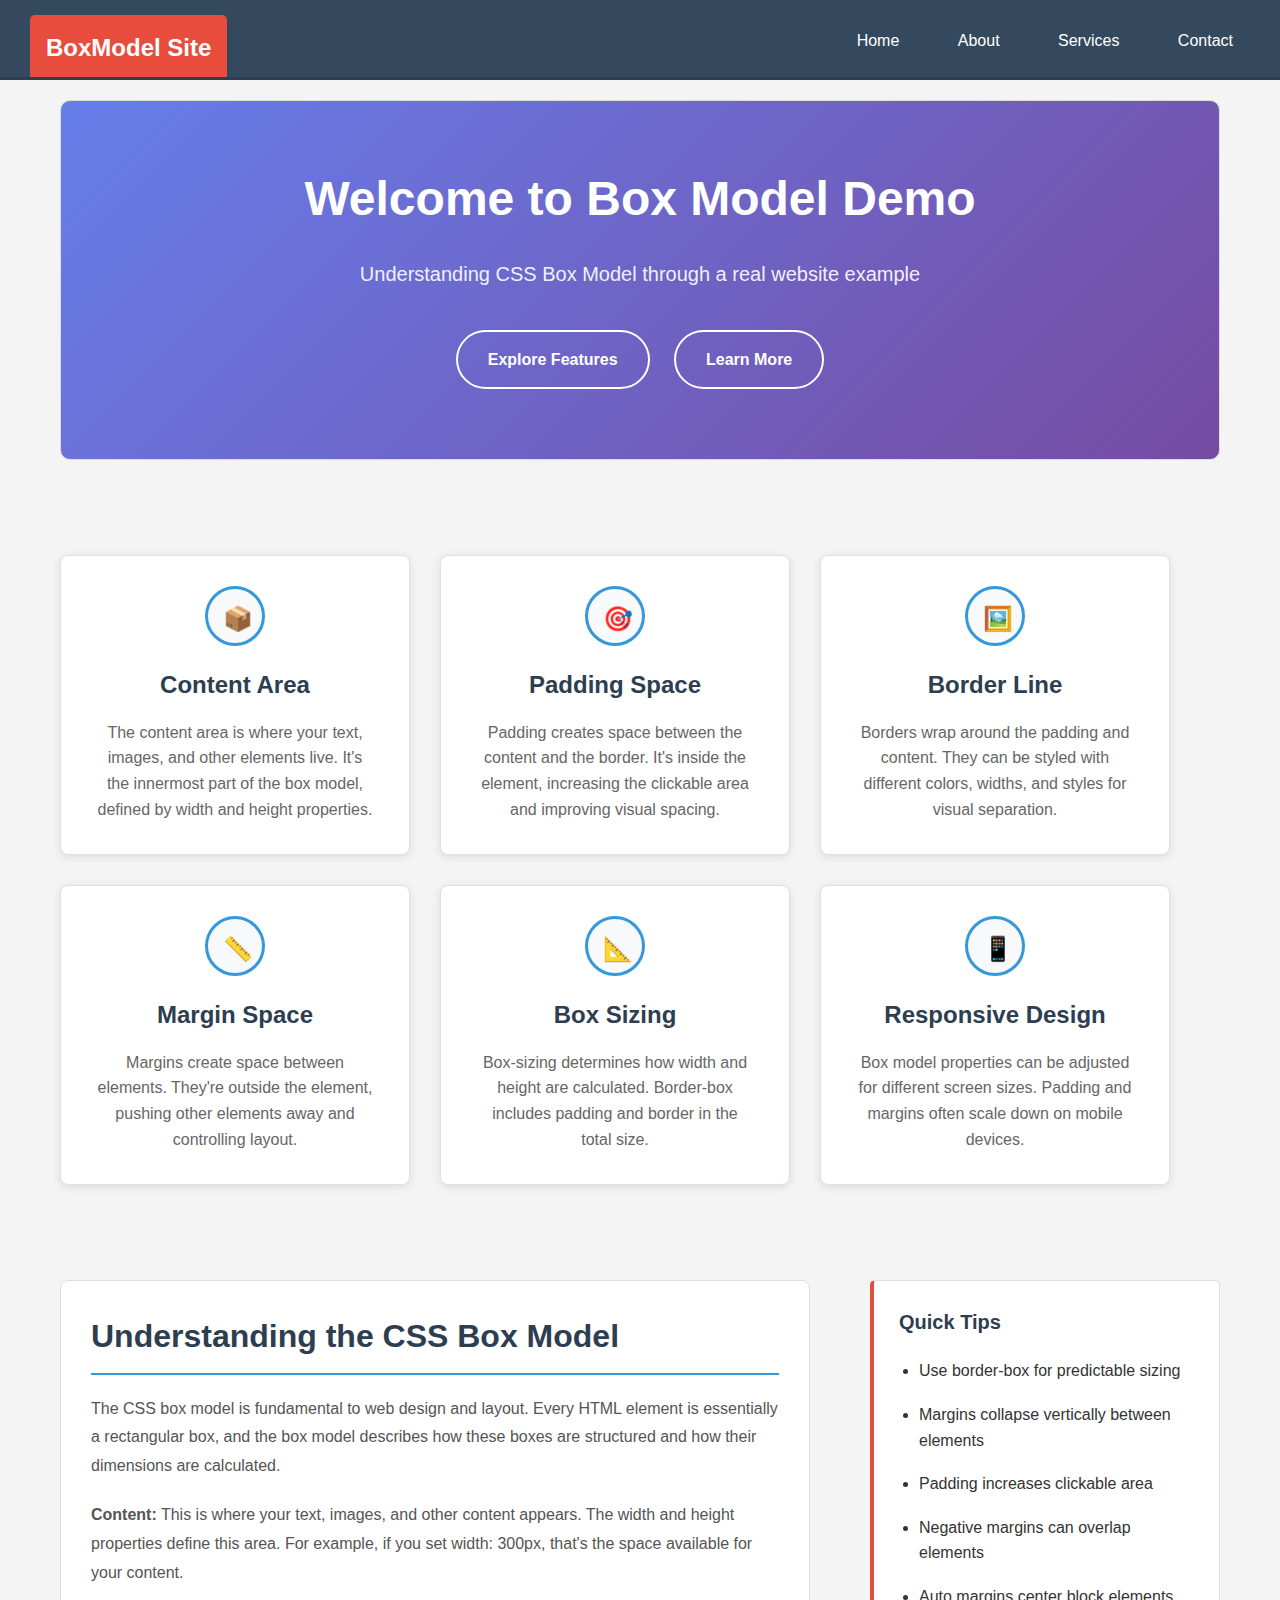
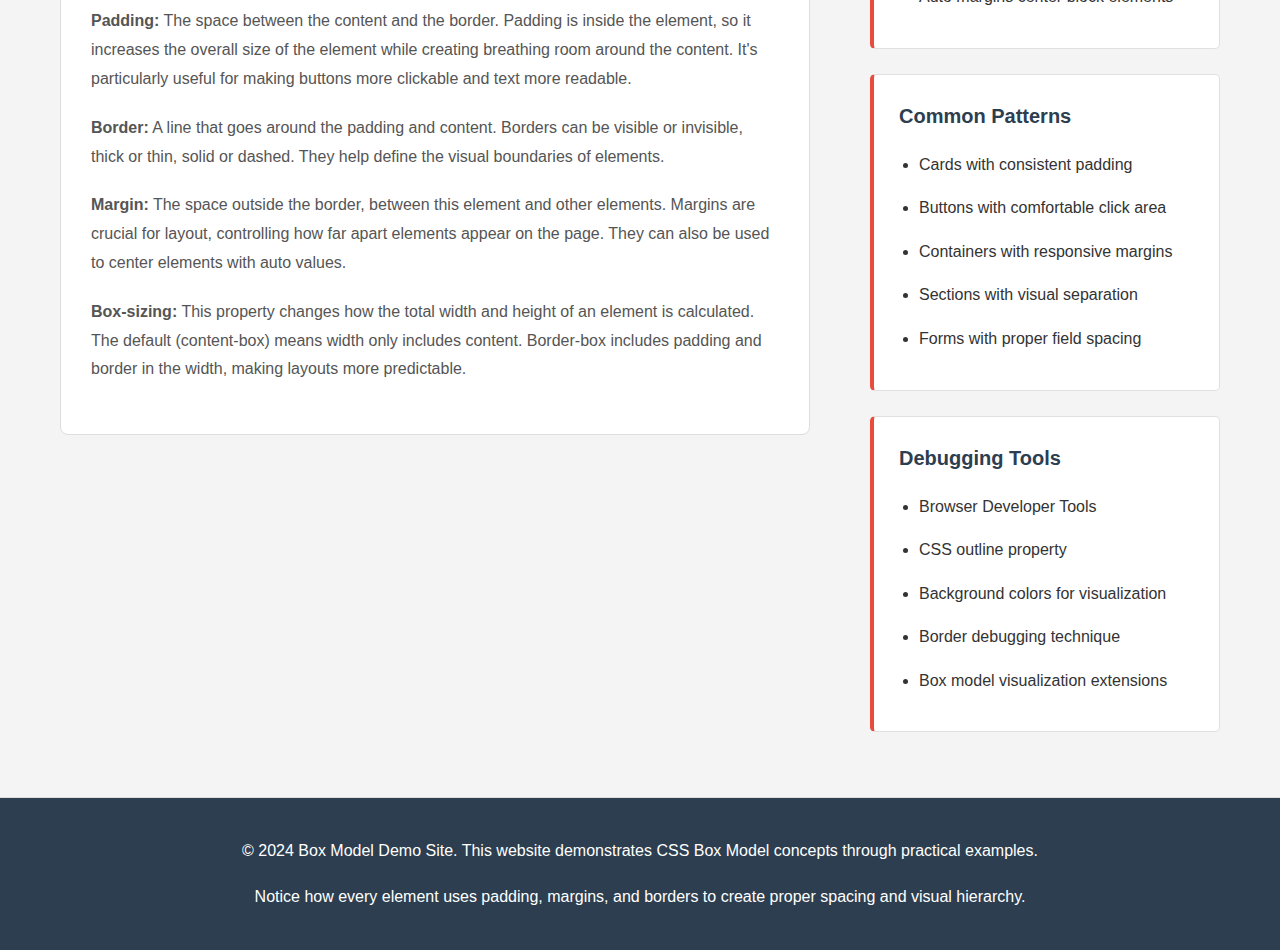
<file: BoxModel/box-model-website.html>
<!DOCTYPE html>
<html lang="en">
  <head>
    <meta charset="UTF-8" />
    <meta name="viewport" content="width=device-width, initial-scale=1.0" />
    <title>Box Model Simple Website</title>
    <style>
      /* ===== GLOBAL RESET & BASE STYLES ===== */
      /* Remove default margins and padding from all elements */
      * {
        margin: 0;
        padding: 0;
        box-sizing: border-box; /* Include padding and border in element's total width/height */
      }

      /* Base body styling */
      body {
        font-family: "Arial", sans-serif;
        line-height: 1.6;
        color: #333;
        background-color: #f4f4f4;
      }

      /* ===== HEADER SECTION ===== */
      .header {
        /* Box Model Properties */
        width: 100%; /* Content width: full viewport */
        height: 80px; /* Content height: 80px */
        padding: 15px 30px; /* Inner spacing: 15px top/bottom, 30px left/right */
        margin: 0 0 20px 0; /* Outer spacing: 20px bottom margin */
        border-bottom: 3px solid #2c3e50; /* Border: 3px solid line at bottom */

        /* Visual styling */
        background-color: #34495e;
        color: white;

        /* Layout using box model only */
        overflow: hidden; /* Clear floats */
      }

      /* Logo styling */
      .logo {
        /* Box Model Properties */
        padding: 8px 16px; /* Inner spacing around logo text */
        margin: 0; /* No outer spacing */
        border-radius: 5px; /* Rounded corners */

        /* Layout using box model */
        float: left; /* Float to left side */
        line-height: 50px; /* Vertical centering within header height */

        /* Visual styling */
        background-color: #e74c3c;
        font-size: 24px;
        font-weight: bold;
      }

      /* Navigation styling */
      .nav {
        /* Box Model Properties */
        margin: 0; /* No outer spacing */
        padding: 0; /* No inner spacing */

        /* Layout using box model */
        float: right; /* Float to right side */
        line-height: 50px; /* Vertical centering within header height */
      }

      .nav-list {
        /* Box Model Properties */
        margin: 0; /* No outer spacing */
        padding: 0; /* No inner spacing */

        /* Layout using box model only */
        list-style: none;
      }

      .nav-item {
        /* Box Model Properties */
        margin-left: 20px; /* Space between nav items */

        /* Layout using box model */
        display: inline-block; /* Horizontal arrangement without flexbox */
        vertical-align: middle; /* Center vertically */
      }

      .nav-link {
        /* Box Model Properties */
        padding: 10px 15px; /* Inner spacing: clickable area */
        border: 2px solid transparent; /* Invisible border (for hover effect) */
        border-radius: 4px; /* Slightly rounded corners */

        /* Visual styling */
        color: white;
        text-decoration: none;
        transition: all 0.3s ease;
      }

      /* Hover effect for navigation */
      .nav-link:hover {
        /* Box Model changes on hover */
        border-color: #3498db; /* Border becomes visible */
        background-color: rgba(52, 152, 219, 0.1); /* Light blue background */
      }

      /* ===== MAIN CONTAINER ===== */
      .container {
        /* Box Model Properties */
        width: 1200px; /* Fixed width - not responsive */
        margin: 0 auto; /* Center horizontally with auto margins */
        padding: 0 20px; /* Inner spacing: 20px left/right */
      }

      /* ===== HERO SECTION ===== */
      .hero {
        /* Box Model Properties */
        width: 100%; /* Full width of container */
        padding: 60px 40px; /* Large inner spacing for visual impact */
        margin-bottom: 40px; /* Space below hero section */
        border: 1px solid #ddd; /* Subtle border */
        border-radius: 10px; /* Rounded corners */

        /* Visual styling */
        background: linear-gradient(135deg, #667eea 0%, #764ba2 100%);
        color: white;
        text-align: center;
      }

      .hero-title {
        /* Box Model Properties */
        margin-bottom: 20px; /* Space below title */
        padding: 0; /* No inner spacing */

        /* Visual styling */
        font-size: 48px;
        font-weight: bold;
      }

      .hero-subtitle {
        /* Box Model Properties */
        margin-bottom: 30px; /* Space below subtitle */
        padding: 0 20px; /* Inner spacing: 20px left/right */

        /* Visual styling */
        font-size: 20px;
        opacity: 0.9;
      }

      .cta-button {
        /* Box Model Properties */
        padding: 15px 30px; /* Inner spacing: makes button clickable */
        margin: 10px; /* Small outer spacing */
        border: 2px solid white; /* White border */
        border-radius: 50px; /* Fully rounded corners */

        /* Visual styling */
        background-color: transparent;
        color: white;
        font-size: 16px;
        font-weight: bold;
        text-decoration: none;
        display: inline-block;
        transition: all 0.3s ease;
      }

      /* CTA button hover effect */
      .cta-button:hover {
        /* Box Model changes on hover - use transform instead of padding changes */
        border-width: 3px; /* Slightly thicker border */
        padding: 14px 29px; /* Compensate for thicker border */

        /* Visual changes */
        background-color: white;
        color: #667eea;
        transform: translateY(-2px); /* Slight lift effect */
      }

      /* ===== FEATURES SECTION ===== */
      .features {
        /* Box Model Properties */
        width: 100%; /* Full width */
        margin-bottom: 40px; /* Space below section */
        padding: 40px 0; /* Inner spacing: 40px top/bottom */
      }

      .features-grid {
        /* Box Model Properties */
        margin: 0 -15px; /* Negative margin to offset column padding */
        padding: 0; /* No inner spacing */

        /* Layout using box model only - no flexbox */
        overflow: hidden; /* Clear floats */
      }

      .feature-card {
        /* Box Model Properties */
        width: 350px; /* Fixed width - not responsive */
        height: 300px; /* Fixed height for consistent layout */
        padding: 30px 25px; /* Inner spacing around content */
        margin: 15px; /* Outer spacing around each card */
        border: 1px solid #e0e0e0; /* Light border */
        border-radius: 8px; /* Rounded corners */

        /* Layout using box model only */
        float: left; /* Float for horizontal layout */
        box-sizing: border-box; /* Include padding and border in width calculation */

        /* Visual styling */
        background-color: white;
        box-shadow: 0 2px 10px rgba(0, 0, 0, 0.1); /* Drop shadow */
        transition: all 0.3s ease;
      }

      /* Feature card hover effect */
      .feature-card:hover {
        /* Box Model changes on hover - no margin changes to prevent layout shift */
        border-color: #3498db; /* Colored border */
        border-width: 2px; /* Slightly thicker border */
        
        /* Compensate for thicker border by reducing padding to maintain same size */
        padding: 29px 24px; /* Reduce padding by 1px to compensate for border increase */

        /* Visual changes */
        box-shadow: 0 5px 20px rgba(0, 0, 0, 0.15); /* Larger shadow */
        transform: translateY(-3px); /* Lift effect using transform instead of margin */
      }

      .feature-icon {
        /* Box Model Properties */
        width: 60px; /* Fixed width */
        height: 60px; /* Fixed height */
        margin: 0 auto 20px auto; /* Center horizontally, space below */
        padding: 15px; /* Inner spacing */
        border: 3px solid #3498db; /* Colored border */
        border-radius: 50%; /* Make it circular */

        /* Layout using box model */
        display: block; /* Block element for centering with margin auto */
        text-align: center; /* Center content horizontally */
        line-height: 30px; /* Center content vertically (60px - 30px padding) */

        /* Visual styling */
        background-color: #f8f9fa;
        font-size: 24px;
        color: #3498db;
      }

      .feature-title {
        /* Box Model Properties */
        margin-bottom: 15px; /* Space below title */
        padding: 0; /* No inner spacing */

        /* Visual styling */
        font-size: 24px;
        color: #2c3e50;
        text-align: center;
      }

      .feature-description {
        /* Box Model Properties */
        margin: 0; /* No outer spacing */
        padding: 0 10px; /* Small inner spacing left/right */

        /* Visual styling */
        color: #666;
        text-align: center;
        line-height: 1.6;
      }

      /* ===== CONTENT SECTION ===== */
      .content {
        /* Box Model Properties */
        width: 100%; /* Full width */
        margin-bottom: 40px; /* Space below section */
        padding: 0; /* No inner spacing */

        /* Layout using box model only */
        overflow: hidden; /* Clear floats */
      }

      .main-content {
        /* Box Model Properties */
        width: 750px; /* Fixed width - not responsive */
        padding: 30px; /* Inner spacing around content */
        margin-right: 40px; /* Space between main content and sidebar */
        border: 1px solid #ddd; /* Light border */
        border-radius: 8px; /* Rounded corners */

        /* Layout using box model */
        float: left; /* Float to left for side-by-side layout */
        box-sizing: border-box; /* Include padding and border in width calculation */

        /* Visual styling */
        background-color: white;
      }

      .content-title {
        /* Box Model Properties */
        margin-bottom: 20px; /* Space below title */
        padding-bottom: 10px; /* Inner spacing below title */
        border-bottom: 2px solid #3498db; /* Underline effect */

        /* Visual styling */
        font-size: 32px;
        color: #2c3e50;
      }

      .content-text {
        /* Box Model Properties */
        margin-bottom: 20px; /* Space between paragraphs */
        padding: 0; /* No inner spacing */

        /* Visual styling */
        color: #555;
        line-height: 1.8;
      }

      /* ===== SIDEBAR ===== */
      .sidebar {
        /* Box Model Properties */
        width: 350px; /* Fixed width - not responsive */
        padding: 0; /* No inner spacing on container */

        /* Layout using box model */
        float: right; /* Float to right for side-by-side layout */
        box-sizing: border-box; /* Include padding and border in width calculation */
      }

      .sidebar-widget {
        /* Box Model Properties */
        padding: 25px; /* Inner spacing around widget content */
        margin-bottom: 25px; /* Space between widgets */
        border: 1px solid #e0e0e0; /* Light border */
        border-left: 4px solid #e74c3c; /* Accent border on left */
        border-radius: 5px; /* Slightly rounded corners */

        /* Visual styling */
        background-color: white;
      }

      .widget-title {
        /* Box Model Properties */
        margin-bottom: 15px; /* Space below widget title */
        padding: 0; /* No inner spacing */

        /* Visual styling */
        font-size: 20px;
        color: #2c3e50;
      }

      .widget-list {
        /* Box Model Properties */
        margin: 0; /* No outer spacing */
        padding-left: 20px; /* Inner spacing for list bullets */
      }

      .widget-list li {
        /* Box Model Properties */
        margin-bottom: 8px; /* Space between list items */
        padding: 5px 0; /* Small inner spacing top/bottom */
      }

      /* ===== FOOTER ===== */
      .footer {
        /* Box Model Properties */
        width: 100%; /* Full width */
        padding: 30px 0; /* Inner spacing: 30px top/bottom */
        margin-top: 40px; /* Space above footer */
        border-top: 1px solid #ddd; /* Top border */

        /* Visual styling */
        background-color: #2c3e50;
        color: white;
        text-align: center;
      }

      .footer-content {
        /* Box Model Properties */
        width: 1200px; /* Fixed width to match container */
        margin: 0 auto; /* Center horizontally */
        padding: 0 20px; /* Inner spacing left/right */
      }

      .footer-text {
        /* Box Model Properties */
        margin: 0; /* No outer spacing */
        padding: 10px 0; /* Inner spacing top/bottom */

        /* Visual styling */
        font-size: 16px;
      }

      /* ===== BOX MODEL DEBUGGING STYLES ===== */
      /* Uncomment the section below to visualize the box model */
      /*
        * {
            border: 1px solid red !important;
            background-color: rgba(255, 0, 0, 0.1) !important;
        }
        </style>
    </style>
  </head>
  <body>
    <!-- ===== HEADER SECTION ===== -->
    <!-- Uses padding for inner spacing, margin for outer spacing -->
    <header class="header">
      <!-- Logo with padding for visual space -->
      <div class="logo">BoxModel Site</div>

      <!-- Navigation with margin between items -->
      <nav class="nav">
        <ul class="nav-list">
          <li class="nav-item"><a href="#home" class="nav-link">Home</a></li>
          <li class="nav-item"><a href="#about" class="nav-link">About</a></li>
          <li class="nav-item">
            <a href="#services" class="nav-link">Services</a>
          </li>
          <li class="nav-item">
            <a href="#contact" class="nav-link">Contact</a>
          </li>
        </ul>
      </nav>
    </header>

    <!-- ===== MAIN CONTAINER ===== -->
    <!-- Centered with auto margins, responsive padding -->
    <div class="container">
      <!-- ===== HERO SECTION ===== -->
      <!-- Large padding for visual impact, margin for spacing -->
      <section class="hero">
        <h1 class="hero-title">Welcome to Box Model Demo</h1>
        <p class="hero-subtitle">
          Understanding CSS Box Model through a real website example
        </p>
        <a href="#features" class="cta-button">Explore Features</a>
        <a href="#content" class="cta-button">Learn More</a>
      </section>

      <!-- ===== FEATURES SECTION ===== -->
      <!-- Float layout with cards demonstrating box model properties -->
      <section class="features" id="features">
        <div class="features-grid">
          <!-- Feature Card 1: Demonstrates padding, margin, border -->
          <div class="feature-card">
            <div class="feature-icon">📦</div>
            <h3 class="feature-title">Content Area</h3>
            <p class="feature-description">
              The content area is where your text, images, and other elements
              live. It's the innermost part of the box model, defined by width
              and height properties.
            </p>
          </div>

          <!-- Feature Card 2: Demonstrates hover effects with box model changes -->
          <div class="feature-card">
            <div class="feature-icon">🎯</div>
            <h3 class="feature-title">Padding Space</h3>
            <p class="feature-description">
              Padding creates space between the content and the border. It's
              inside the element, increasing the clickable area and improving
              visual spacing.
            </p>
          </div>

          <!-- Feature Card 3: Shows border usage -->
          <div class="feature-card">
            <div class="feature-icon">🖼️</div>
            <h3 class="feature-title">Border Line</h3>
            <p class="feature-description">
              Borders wrap around the padding and content. They can be styled
              with different colors, widths, and styles for visual separation.
            </p>
          </div>

          <!-- Feature Card 4: Demonstrates margin spacing -->
          <div class="feature-card">
            <div class="feature-icon">📏</div>
            <h3 class="feature-title">Margin Space</h3>
            <p class="feature-description">
              Margins create space between elements. They're outside the
              element, pushing other elements away and controlling layout.
            </p>
          </div>

          <!-- Feature Card 5: Shows box-sizing property effects -->
          <div class="feature-card">
            <div class="feature-icon">📐</div>
            <h3 class="feature-title">Box Sizing</h3>
            <p class="feature-description">
              Box-sizing determines how width and height are calculated.
              Border-box includes padding and border in the total size.
            </p>
          </div>

          <!-- Feature Card 6: Responsive design considerations -->
          <div class="feature-card">
            <div class="feature-icon">📱</div>
            <h3 class="feature-title">Responsive Design</h3>
            <p class="feature-description">
              Box model properties can be adjusted for different screen sizes.
              Padding and margins often scale down on mobile devices.
            </p>
          </div>
        </div>
      </section>

      <!-- ===== MAIN CONTENT AREA ===== -->
      <!-- Float layout demonstrating content vs sidebar spacing -->
      <section class="content" id="content">
        <!-- Main content with generous padding -->
        <article class="main-content">
          <h2 class="content-title">Understanding the CSS Box Model</h2>

          <p class="content-text">
            The CSS box model is fundamental to web design and layout. Every
            HTML element is essentially a rectangular box, and the box model
            describes how these boxes are structured and how their dimensions
            are calculated.
          </p>

          <p class="content-text">
            <strong>Content:</strong> This is where your text, images, and other
            content appears. The width and height properties define this area.
            For example, if you set width: 300px, that's the space available for
            your content.
          </p>

          <p class="content-text">
            <strong>Padding:</strong> The space between the content and the
            border. Padding is inside the element, so it increases the overall
            size of the element while creating breathing room around the
            content. It's particularly useful for making buttons more clickable
            and text more readable.
          </p>

          <p class="content-text">
            <strong>Border:</strong> A line that goes around the padding and
            content. Borders can be visible or invisible, thick or thin, solid
            or dashed. They help define the visual boundaries of elements.
          </p>

          <p class="content-text">
            <strong>Margin:</strong> The space outside the border, between this
            element and other elements. Margins are crucial for layout,
            controlling how far apart elements appear on the page. They can also
            be used to center elements with auto values.
          </p>

          <p class="content-text">
            <strong>Box-sizing:</strong> This property changes how the total
            width and height of an element is calculated. The default
            (content-box) means width only includes content. Border-box includes
            padding and border in the width, making layouts more predictable.
          </p>
        </article>

        <!-- Sidebar with multiple widgets showing different spacing -->
        <aside class="sidebar">
          <!-- Widget 1: Quick tips -->
          <div class="sidebar-widget">
            <h3 class="widget-title">Quick Tips</h3>
            <ul class="widget-list">
              <li>Use border-box for predictable sizing</li>
              <li>Margins collapse vertically between elements</li>
              <li>Padding increases clickable area</li>
              <li>Negative margins can overlap elements</li>
              <li>Auto margins center block elements</li>
            </ul>
          </div>

          <!-- Widget 2: Common patterns -->
          <div class="sidebar-widget">
            <h3 class="widget-title">Common Patterns</h3>
            <ul class="widget-list">
              <li>Cards with consistent padding</li>
              <li>Buttons with comfortable click area</li>
              <li>Containers with responsive margins</li>
              <li>Sections with visual separation</li>
              <li>Forms with proper field spacing</li>
            </ul>
          </div>

          <!-- Widget 3: Debugging tools -->
          <div class="sidebar-widget">
            <h3 class="widget-title">Debugging Tools</h3>
            <ul class="widget-list">
              <li>Browser Developer Tools</li>
              <li>CSS outline property</li>
              <li>Background colors for visualization</li>
              <li>Border debugging technique</li>
              <li>Box model visualization extensions</li>
            </ul>
          </div>
        </aside>
      </section>
    </div>

    <!-- ===== FOOTER ===== -->
    <!-- Full-width footer with centered content -->
    <footer class="footer">
      <div class="footer-content">
        <p class="footer-text">
          © 2024 Box Model Demo Site. This website demonstrates CSS Box Model
          concepts through practical examples.
        </p>
        <p class="footer-text">
          Notice how every element uses padding, margins, and borders to create
          proper spacing and visual hierarchy.
        </p>
      </div>
    </footer>

    <!-- ===== JAVASCRIPT FOR INTERACTIVITY ===== -->
    <script>
      // Add smooth scrolling for navigation links
      document.querySelectorAll('a[href^="#"]').forEach((anchor) => {
        anchor.addEventListener("click", function (e) {
          e.preventDefault();
          const target = document.querySelector(this.getAttribute("href"));
          if (target) {
            target.scrollIntoView({
              behavior: "smooth",
              block: "start",
            });
          }
        });
      });

      // Add visual feedback when clicking on cards
      document.querySelectorAll(".feature-card").forEach((card) => {
        card.addEventListener("click", function () {
          // Temporarily change the border to show interaction
          this.style.borderColor = "#e74c3c";
          this.style.borderWidth = "2px";

          // Reset after animation
          setTimeout(() => {
            this.style.borderColor = "#e0e0e0";
            this.style.borderWidth = "1px";
          }, 300);
        });
      });

      // Console logging to show box model values
      console.log("=== BOX MODEL DEMONSTRATION ===");
      console.log(
        "This website demonstrates every aspect of the CSS Box Model:"
      );
      console.log("1. Content areas defined by width/height");
      console.log("2. Padding for inner spacing");
      console.log("3. Borders for visual definition");
      console.log("4. Margins for outer spacing");
      console.log("5. Box-sizing for predictable layouts");
      console.log("");
      console.log("Inspect any element to see its box model in action!");
    </script>
  </body>
</html>
</file>
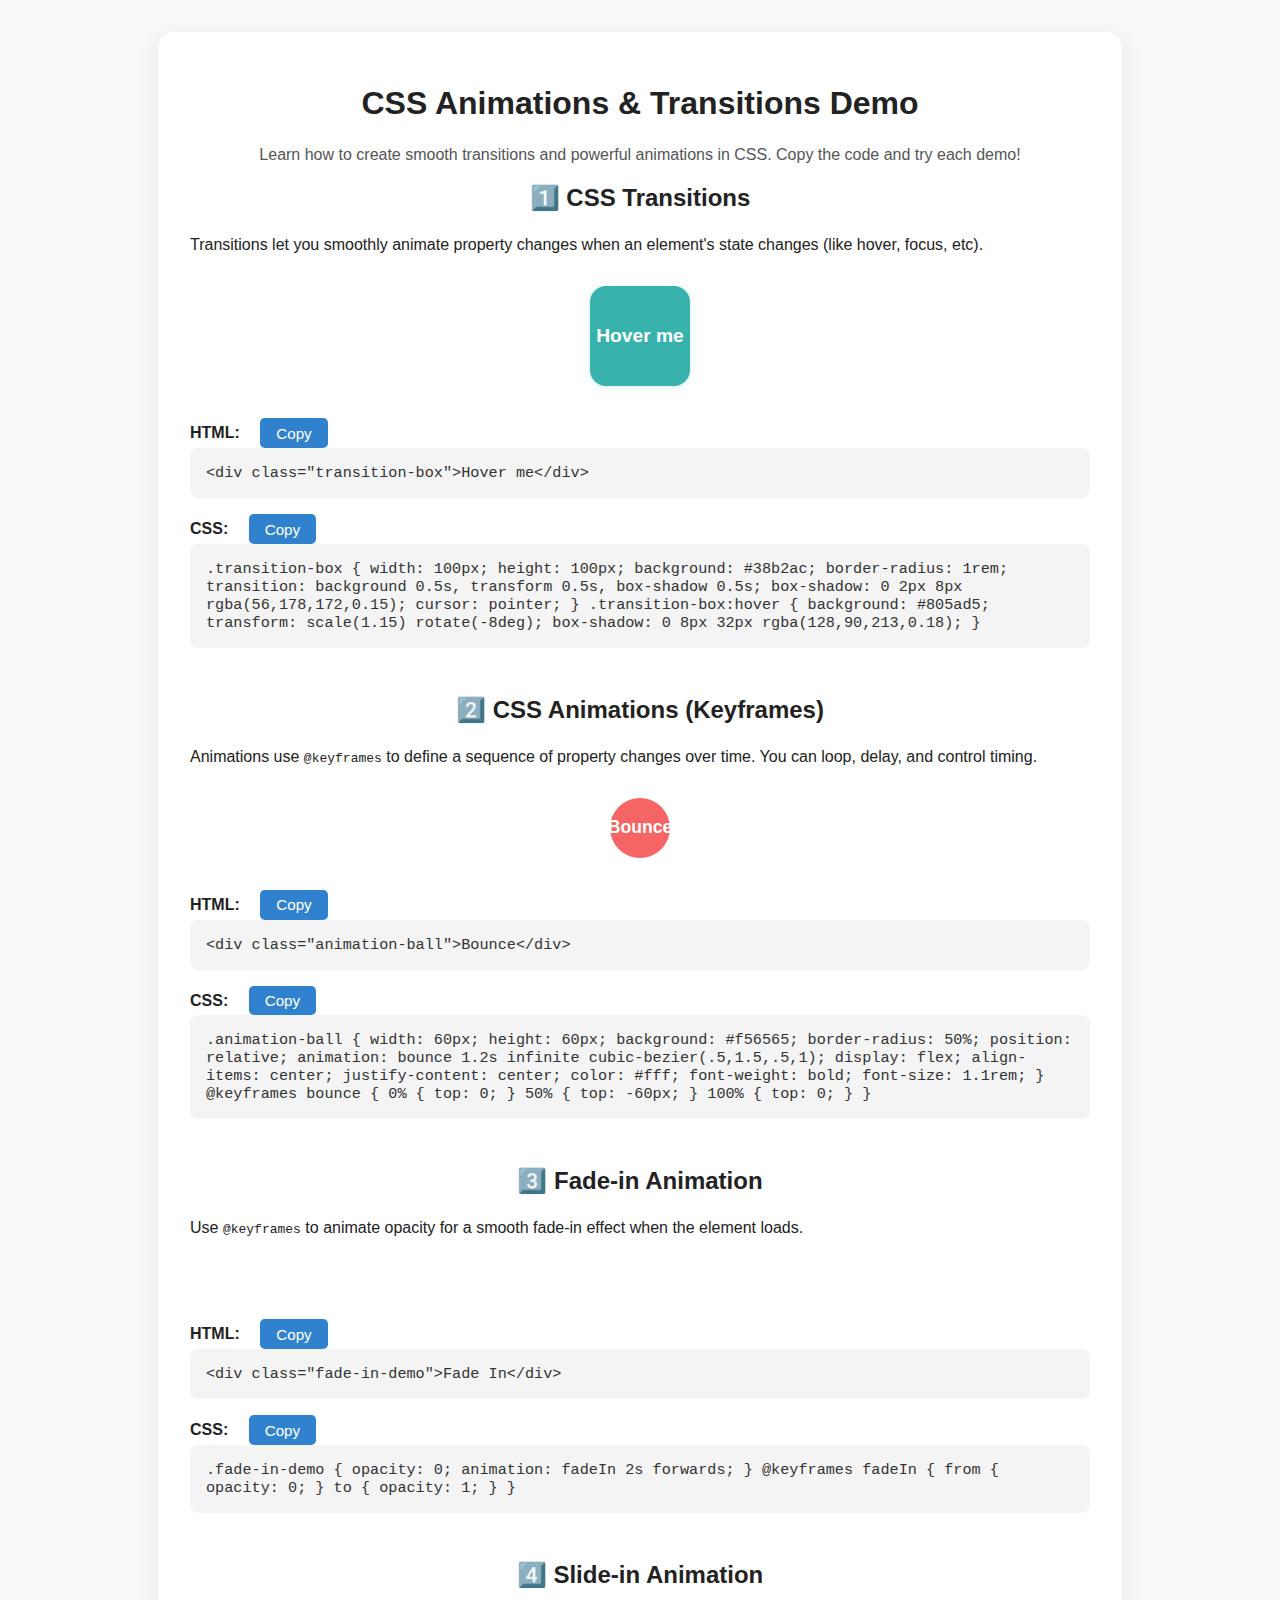
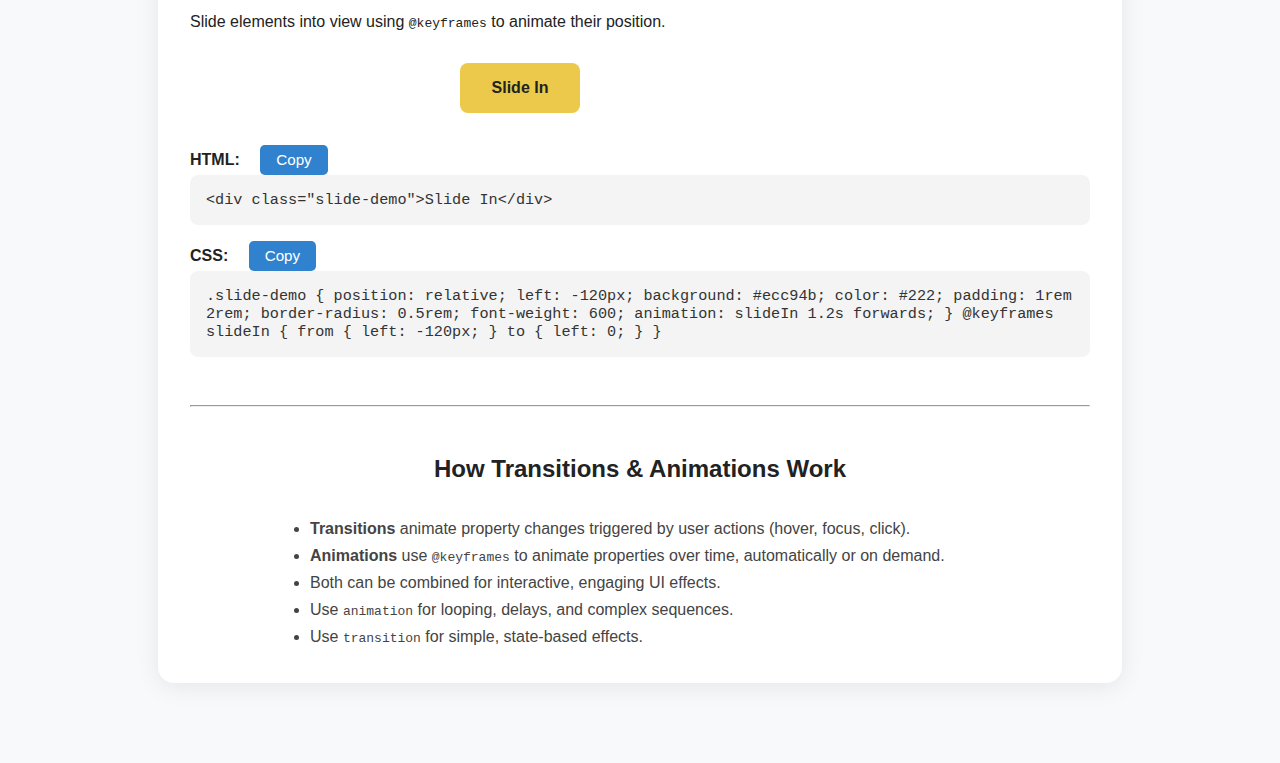
<file: CSS/animations-transitions.html>
<!DOCTYPE html>
<html lang="en">
  <head>
    <meta charset="UTF-8" />
    <meta name="viewport" content="width=device-width, initial-scale=1.0" />
    <title>CSS Animations & Transitions Demo</title>
    <style>
      body {
        font-family: "Segoe UI", Arial, sans-serif;
        background: #f8f9fa;
        color: #222;
        margin: 0;
        padding: 0 0 3rem 0;
      }
      .container {
        max-width: 900px;
        margin: 2rem auto;
        background: #fff;
        border-radius: 1rem;
        box-shadow: 0 4px 24px rgba(0, 0, 0, 0.08);
        padding: 2rem;
      }
      h1,
      h2 {
        text-align: center;
        margin-bottom: 1.5rem;
      }
      section {
        margin-bottom: 3rem;
      }
      .demo {
        display: flex;
        align-items: center;
        justify-content: center;
        gap: 2rem;
        margin: 2rem 0;
        flex-wrap: wrap;
      }
      .code-block {
        background: #f4f4f4;
        border-radius: 0.5rem;
        padding: 1rem;
        font-family: "Fira Mono", "Consolas", monospace;
        font-size: 0.95rem;
        overflow-x: auto;
        margin-bottom: 1rem;
        color: #333;
      }
      .copy-btn {
        background: #3182ce;
        color: #fff;
        border: none;
        border-radius: 0.3rem;
        padding: 0.4rem 1rem;
        cursor: pointer;
        margin-left: 1rem;
        font-size: 0.95rem;
        transition: background 0.2s;
      }
      .copy-btn:hover {
        background: #225ea8;
      }
      /* Transition Demo Styles */
      .transition-box {
        width: 100px;
        height: 100px;
        background: #38b2ac;
        border-radius: 1rem;
        transition: background 0.5s, transform 0.5s, box-shadow 0.5s;
        box-shadow: 0 2px 8px rgba(56, 178, 172, 0.15);
        cursor: pointer;
        display: flex;
        align-items: center;
        justify-content: center;
        color: #fff;
        font-weight: 600;
        font-size: 1.2rem;
      }
      .transition-box:hover {
        background: #805ad5;
        transform: scale(1.15) rotate(-8deg);
        box-shadow: 0 8px 32px rgba(128, 90, 213, 0.18);
      }
      /* Animation Demo Styles */
      .animation-ball {
        width: 60px;
        height: 60px;
        background: #f56565;
        border-radius: 50%;
        position: relative;
        animation: bounce 1.2s infinite cubic-bezier(0.5, 1.5, 0.5, 1);
        display: flex;
        align-items: center;
        justify-content: center;
        color: #fff;
        font-weight: bold;
        font-size: 1.1rem;
      }
      @keyframes bounce {
        0% {
          top: 0;
        }
        50% {
          top: -60px;
        }
        100% {
          top: 0;
        }
      }
      /* Fade-in Animation */
      .fade-in-demo {
        opacity: 0;
        animation: fadeIn 2s forwards;
      }
      @keyframes fadeIn {
        from {
          opacity: 0;
        }
        to {
          opacity: 1;
        }
      }
      /* Slide Animation */
      .slide-demo {
        position: relative;
        left: -120px;
        background: #ecc94b;
        color: #222;
        padding: 1rem 2rem;
        border-radius: 0.5rem;
        font-weight: 600;
        animation: slideIn 1.2s forwards;
      }
      @keyframes slideIn {
        from {
          left: -120px;
        }
        to {
          left: 0;
        }
      }
    </style>
  </head>
  <body>
    <div class="container">
      <h1>CSS Animations &amp; Transitions Demo</h1>
      <p style="text-align: center; color: #555">
        Learn how to create smooth transitions and powerful animations in CSS.
        Copy the code and try each demo!
      </p>

      <!-- Section 1: CSS Transitions -->
      <section>
        <h2>1️⃣ CSS Transitions</h2>
        <p>
          Transitions let you smoothly animate property changes when an
          element's state changes (like hover, focus, etc).
        </p>
        <div class="demo">
          <div class="transition-box">Hover me</div>
        </div>
        <div>
          <strong>HTML:</strong>
          <button class="copy-btn" onclick="copyCode('transition-html')">
            Copy
          </button>
          <div class="code-block" id="transition-html">
            &lt;div class="transition-box"&gt;Hover me&lt;/div&gt;
          </div>
          <strong>CSS:</strong>
          <button class="copy-btn" onclick="copyCode('transition-css')">
            Copy
          </button>
          <div class="code-block" id="transition-css">
            .transition-box { width: 100px; height: 100px; background: #38b2ac;
            border-radius: 1rem; transition: background 0.5s, transform 0.5s,
            box-shadow 0.5s; box-shadow: 0 2px 8px rgba(56,178,172,0.15);
            cursor: pointer; } .transition-box:hover { background: #805ad5;
            transform: scale(1.15) rotate(-8deg); box-shadow: 0 8px 32px
            rgba(128,90,213,0.18); }
          </div>
        </div>
      </section>

      <!-- Section 2: CSS Animations (Keyframes) -->
      <section>
        <h2>2️⃣ CSS Animations (Keyframes)</h2>
        <p>
          Animations use <code>@keyframes</code> to define a sequence of
          property changes over time. You can loop, delay, and control timing.
        </p>
        <div class="demo">
          <div class="animation-ball">Bounce</div>
        </div>
        <div>
          <strong>HTML:</strong>
          <button class="copy-btn" onclick="copyCode('animation-html')">
            Copy
          </button>
          <div class="code-block" id="animation-html">
            &lt;div class="animation-ball"&gt;Bounce&lt;/div&gt;
          </div>
          <strong>CSS:</strong>
          <button class="copy-btn" onclick="copyCode('animation-css')">
            Copy
          </button>
          <div class="code-block" id="animation-css">
            .animation-ball { width: 60px; height: 60px; background: #f56565;
            border-radius: 50%; position: relative; animation: bounce 1.2s
            infinite cubic-bezier(.5,1.5,.5,1); display: flex; align-items:
            center; justify-content: center; color: #fff; font-weight: bold;
            font-size: 1.1rem; } @keyframes bounce { 0% { top: 0; } 50% { top:
            -60px; } 100% { top: 0; } }
          </div>
        </div>
      </section>

      <!-- Section 3: Fade-in Animation -->
      <section>
        <h2>3️⃣ Fade-in Animation</h2>
        <p>
          Use <code>@keyframes</code> to animate opacity for a smooth fade-in
          effect when the element loads.
        </p>
        <div class="demo">
          <div class="fade-in-demo">Fade In</div>
        </div>
        <div>
          <strong>HTML:</strong>
          <button class="copy-btn" onclick="copyCode('fade-html')">Copy</button>
          <div class="code-block" id="fade-html">
            &lt;div class="fade-in-demo"&gt;Fade In&lt;/div&gt;
          </div>
          <strong>CSS:</strong>
          <button class="copy-btn" onclick="copyCode('fade-css')">Copy</button>
          <div class="code-block" id="fade-css">
            .fade-in-demo { opacity: 0; animation: fadeIn 2s forwards; }
            @keyframes fadeIn { from { opacity: 0; } to { opacity: 1; } }
          </div>
        </div>
      </section>

      <!-- Section 4: Slide-in Animation -->
      <section>
        <h2>4️⃣ Slide-in Animation</h2>
        <p>
          Slide elements into view using <code>@keyframes</code> to animate
          their position.
        </p>
        <div class="demo">
          <div class="slide-demo">Slide In</div>
        </div>
        <div>
          <strong>HTML:</strong>
          <button class="copy-btn" onclick="copyCode('slide-html')">
            Copy
          </button>
          <div class="code-block" id="slide-html">
            &lt;div class="slide-demo"&gt;Slide In&lt;/div&gt;
          </div>
          <strong>CSS:</strong>
          <button class="copy-btn" onclick="copyCode('slide-css')">Copy</button>
          <div class="code-block" id="slide-css">
            .slide-demo { position: relative; left: -120px; background: #ecc94b;
            color: #222; padding: 1rem 2rem; border-radius: 0.5rem; font-weight:
            600; animation: slideIn 1.2s forwards; } @keyframes slideIn { from {
            left: -120px; } to { left: 0; } }
          </div>
        </div>
      </section>

      <hr style="margin: 3rem 0" />
      <h2 style="text-align: center">How Transitions & Animations Work</h2>
      <ul
        style="
          max-width: 700px;
          margin: 2rem auto 0 auto;
          line-height: 1.7;
          color: #444;
        "
      >
        <li>
          <strong>Transitions</strong> animate property changes triggered by
          user actions (hover, focus, click).
        </li>
        <li>
          <strong>Animations</strong> use <code>@keyframes</code> to animate
          properties over time, automatically or on demand.
        </li>
        <li>Both can be combined for interactive, engaging UI effects.</li>
        <li>
          Use <code>animation</code> for looping, delays, and complex sequences.
        </li>
        <li>Use <code>transition</code> for simple, state-based effects.</li>
      </ul>
    </div>
    <script>
      function copyCode(id) {
        const code = document.getElementById(id).textContent;
        navigator.clipboard.writeText(code).then(() => {
          alert("Copied! Paste into your editor to try.");
        });
      }
    </script>
  </body>
</html>
</file>
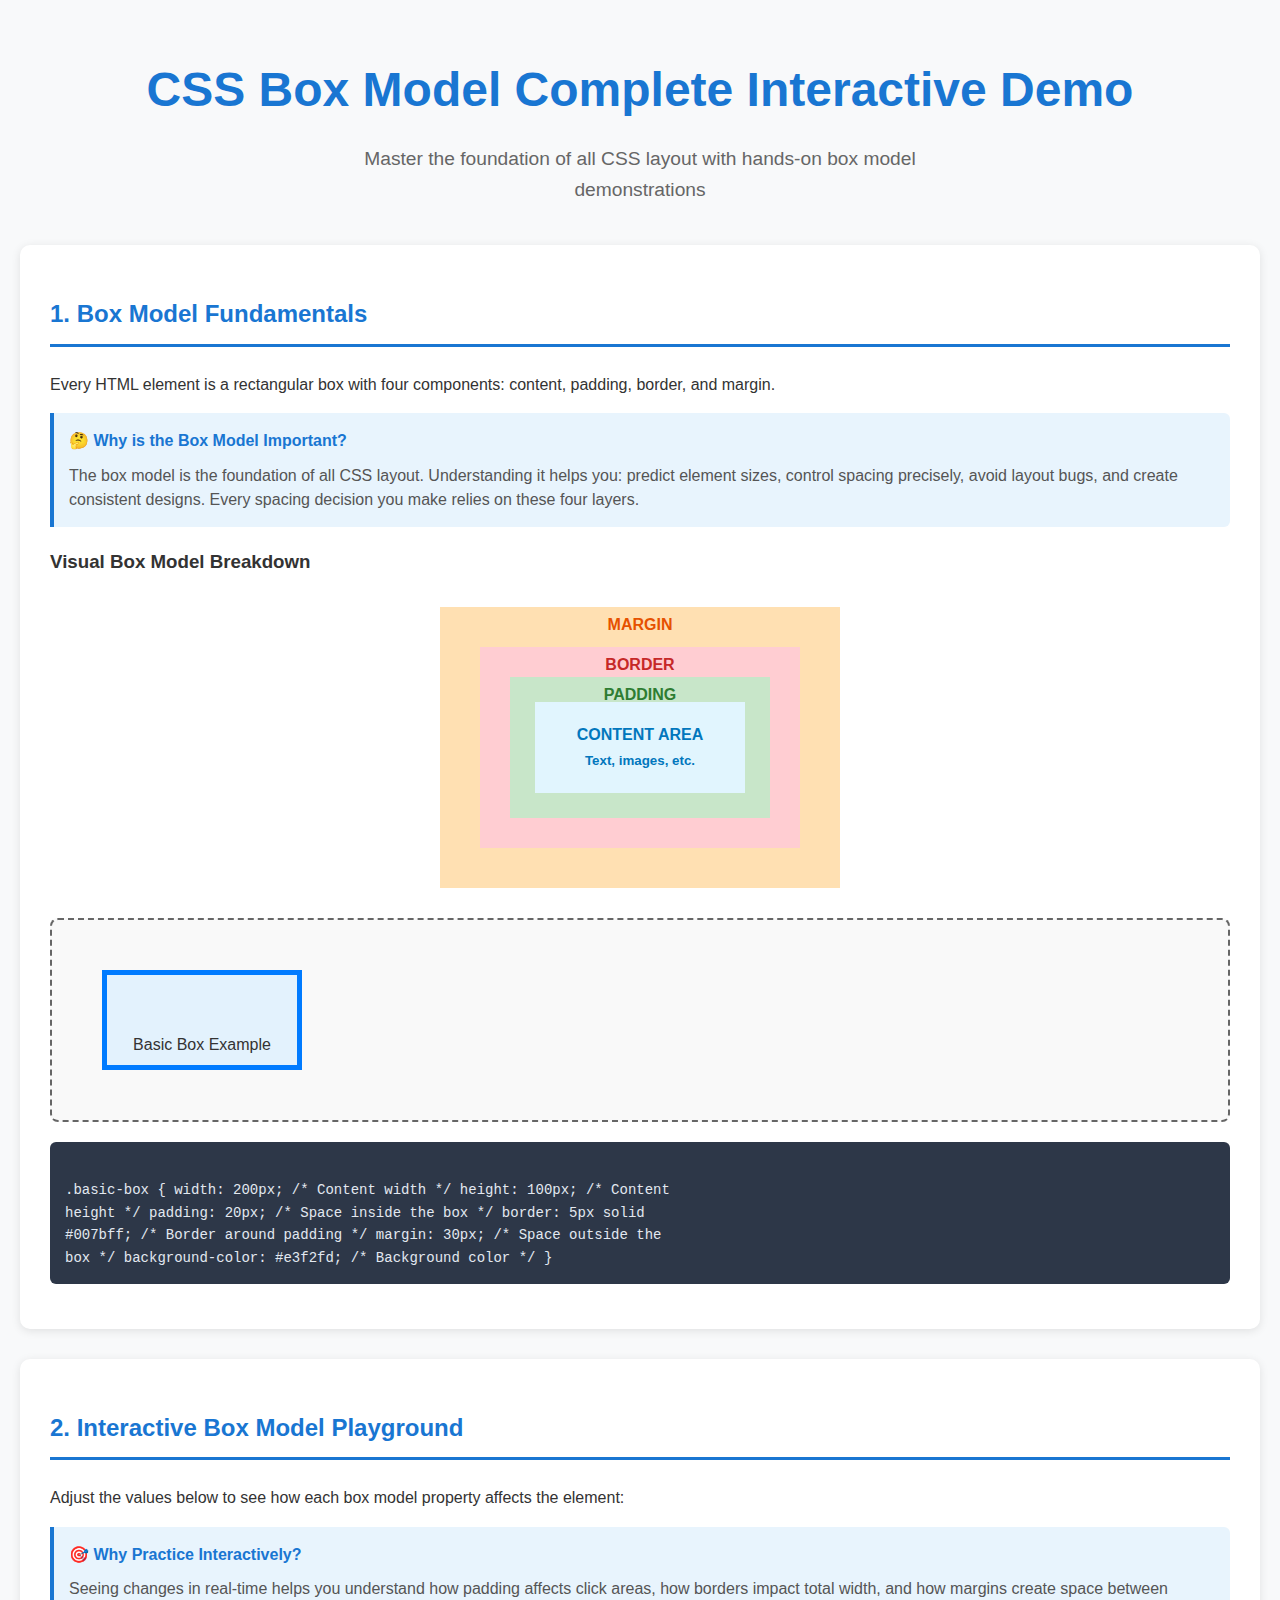
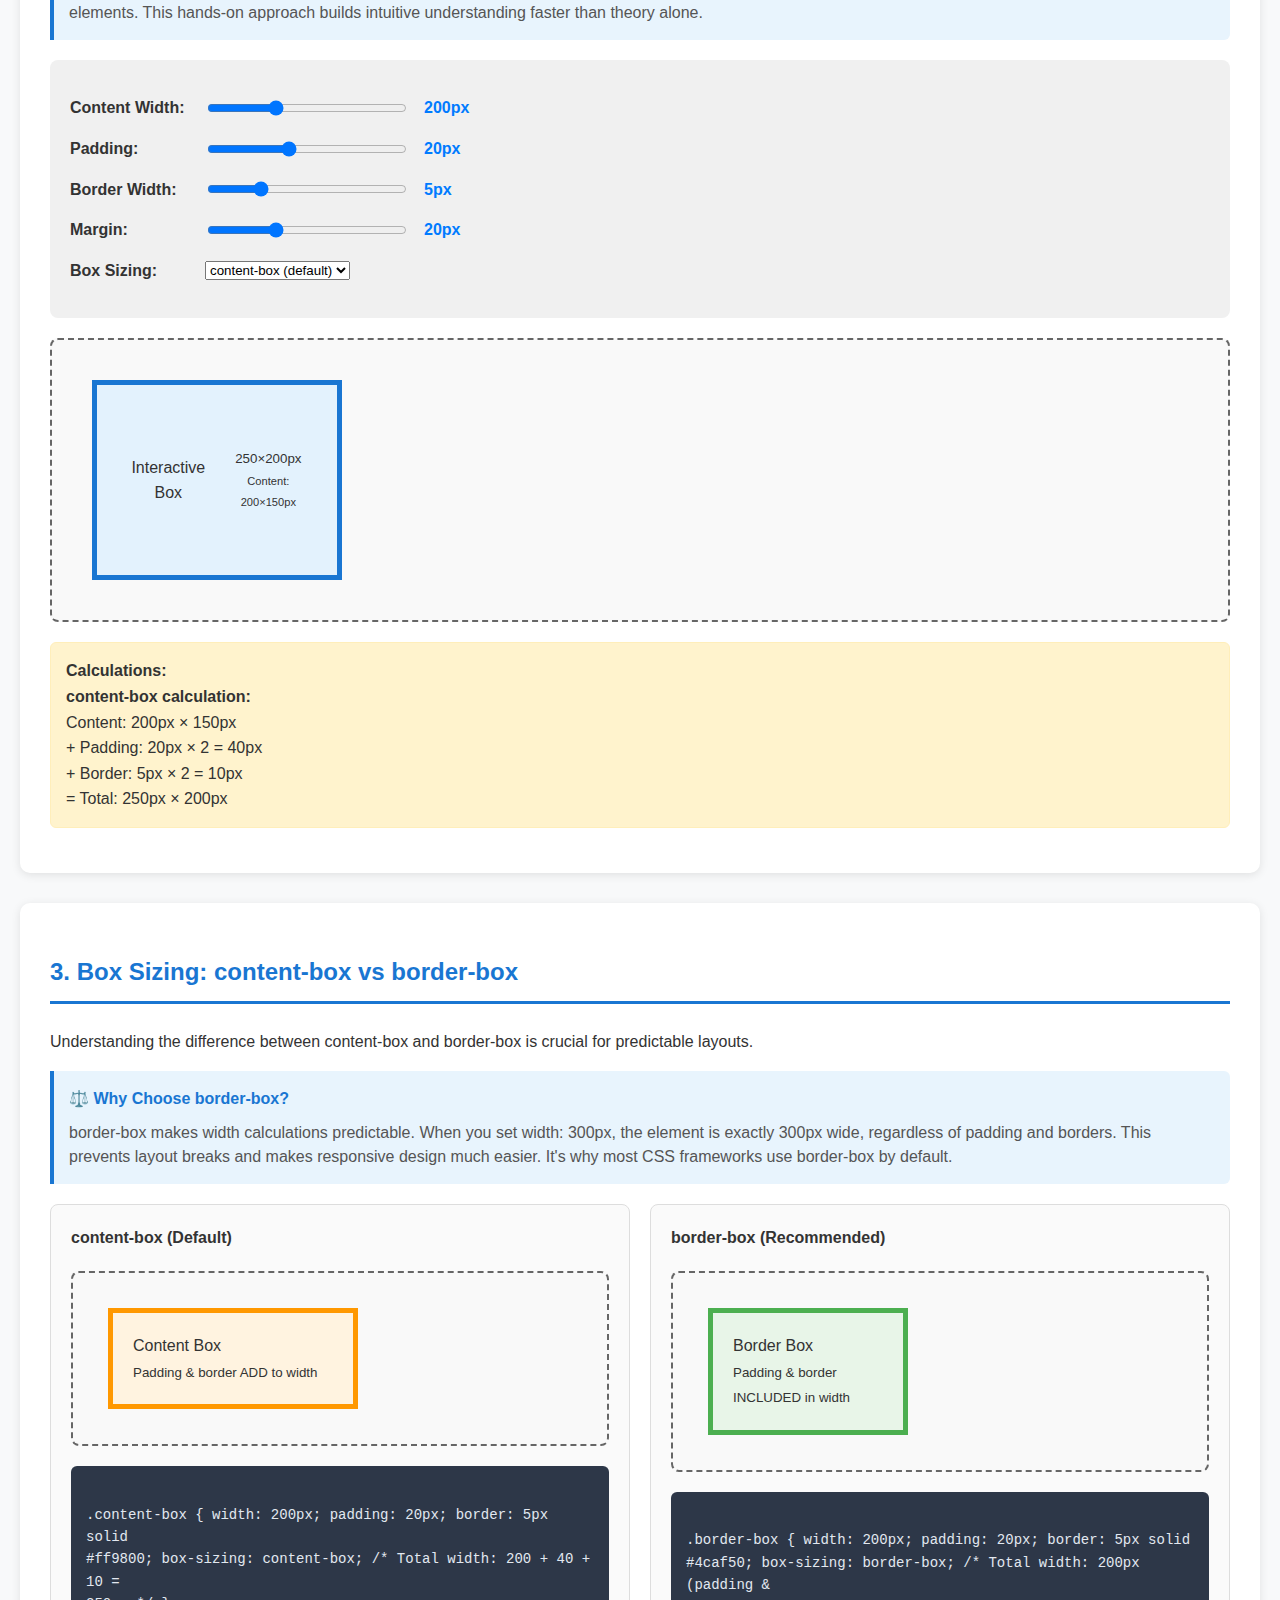
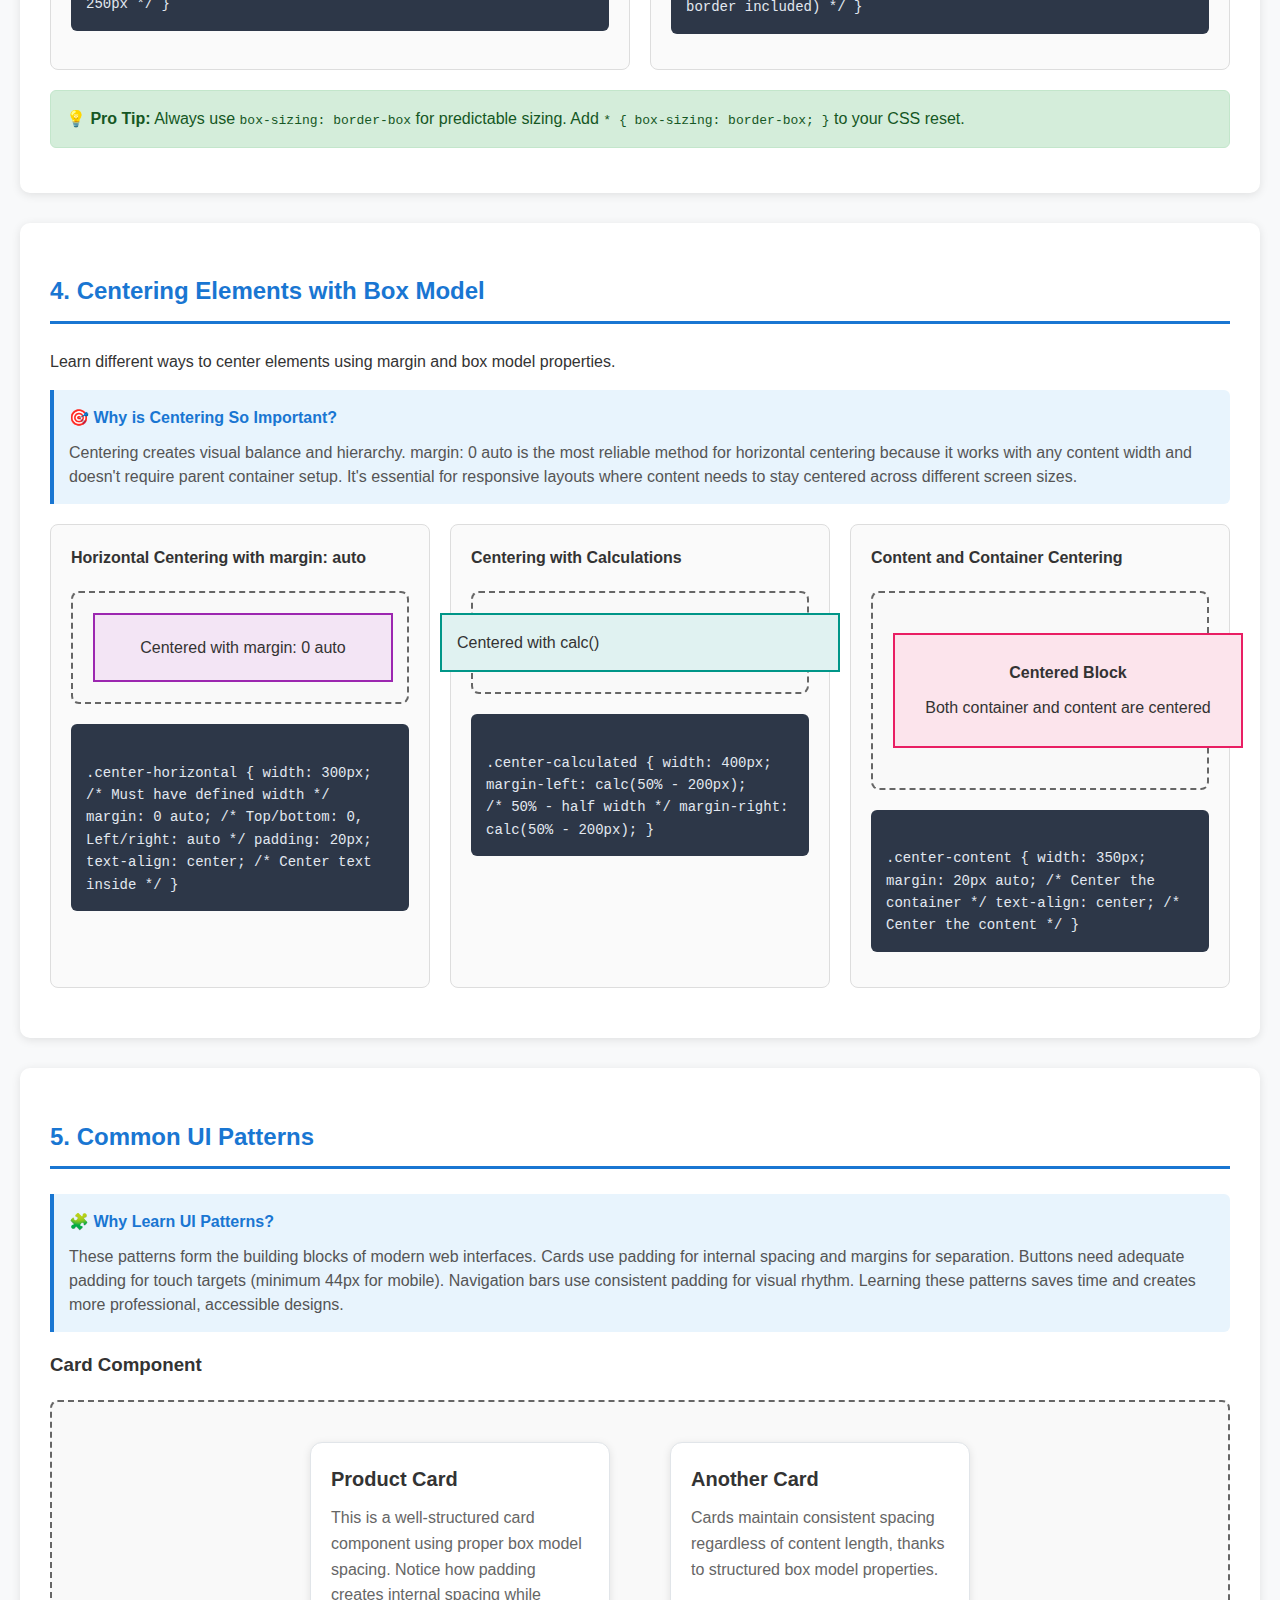
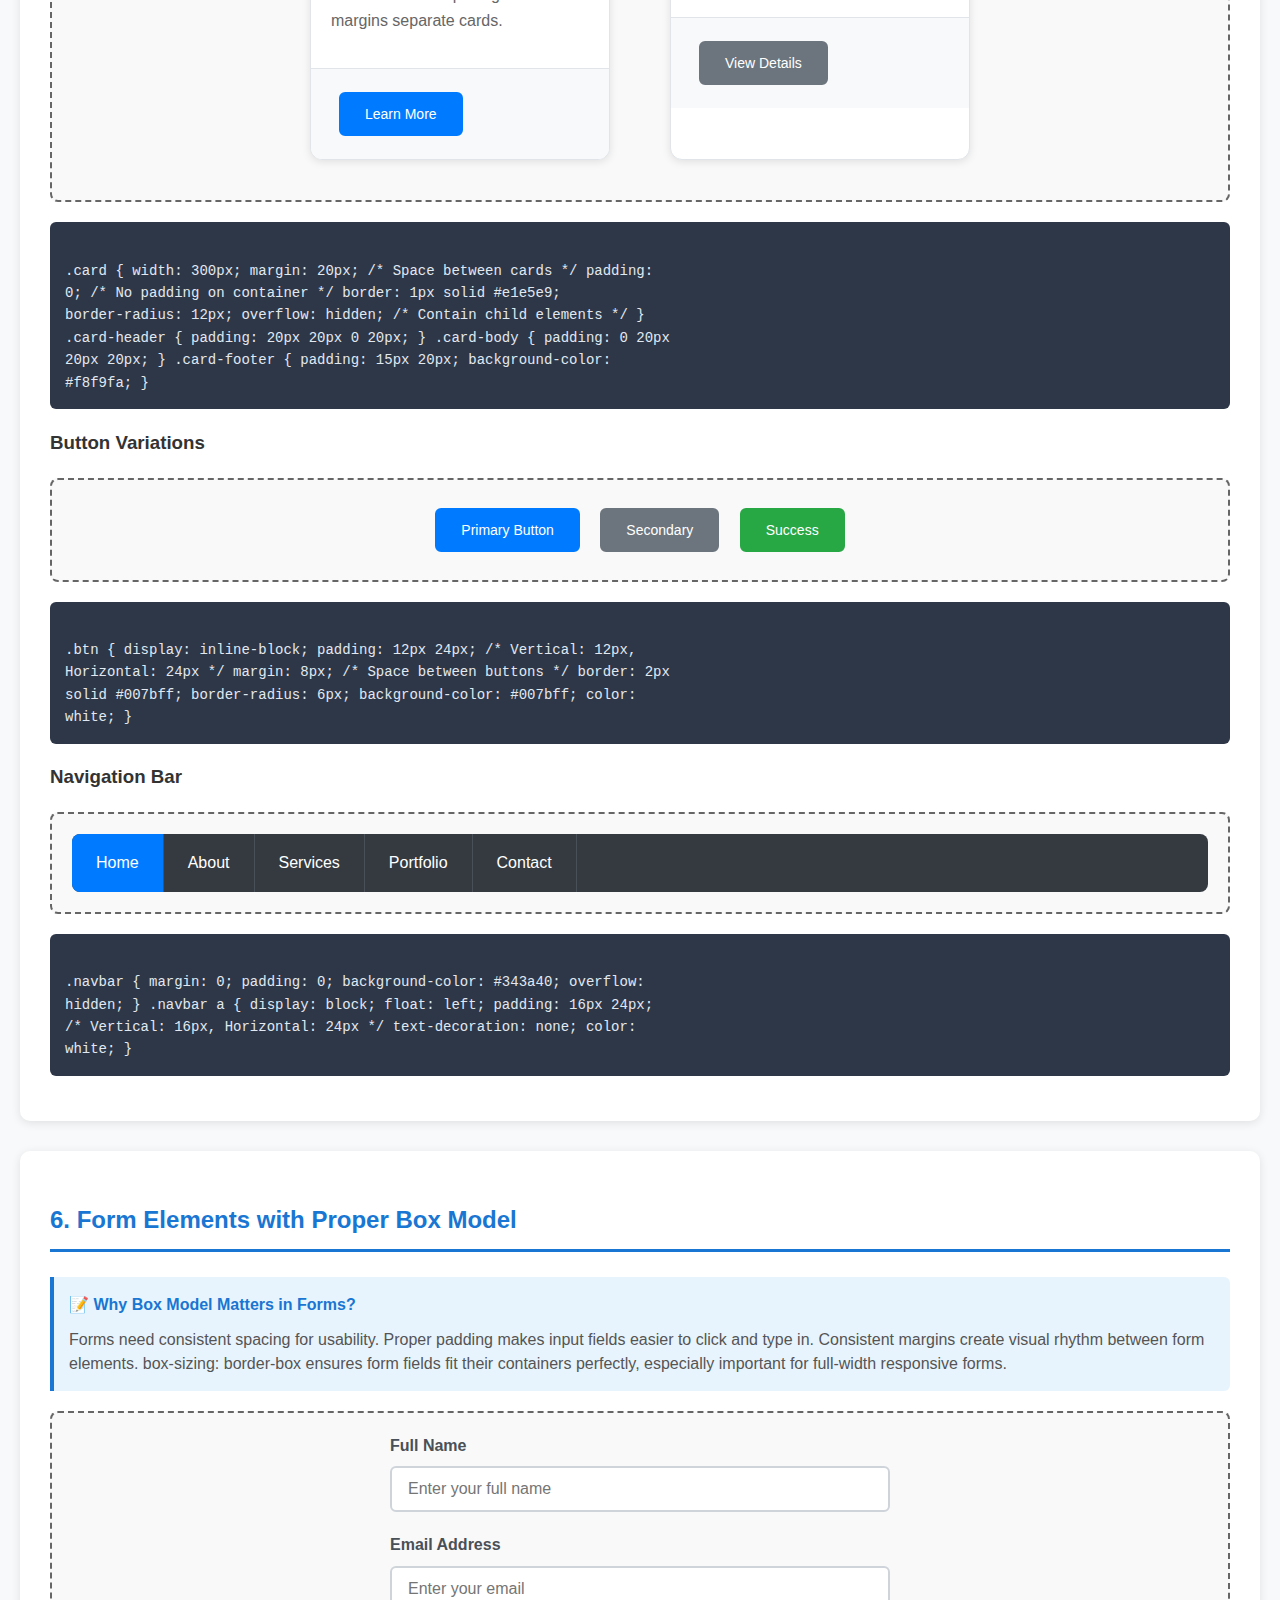
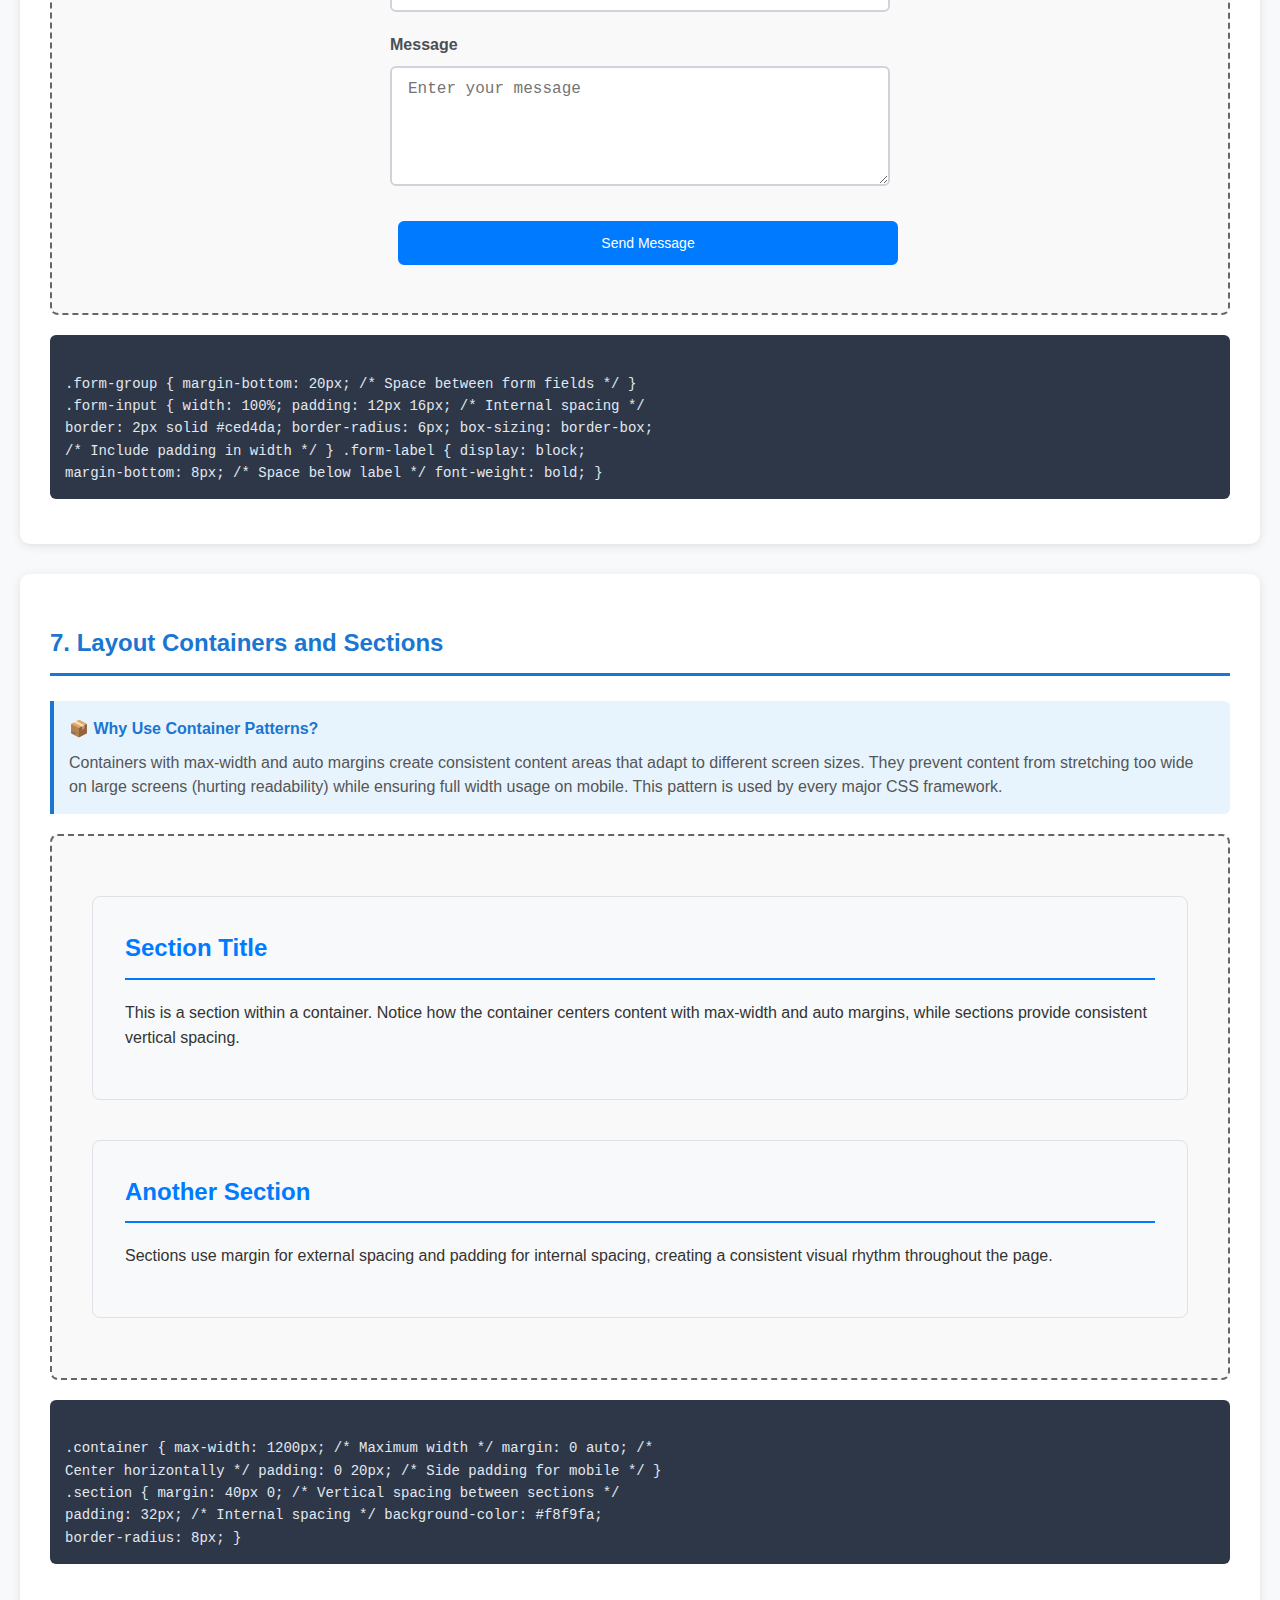
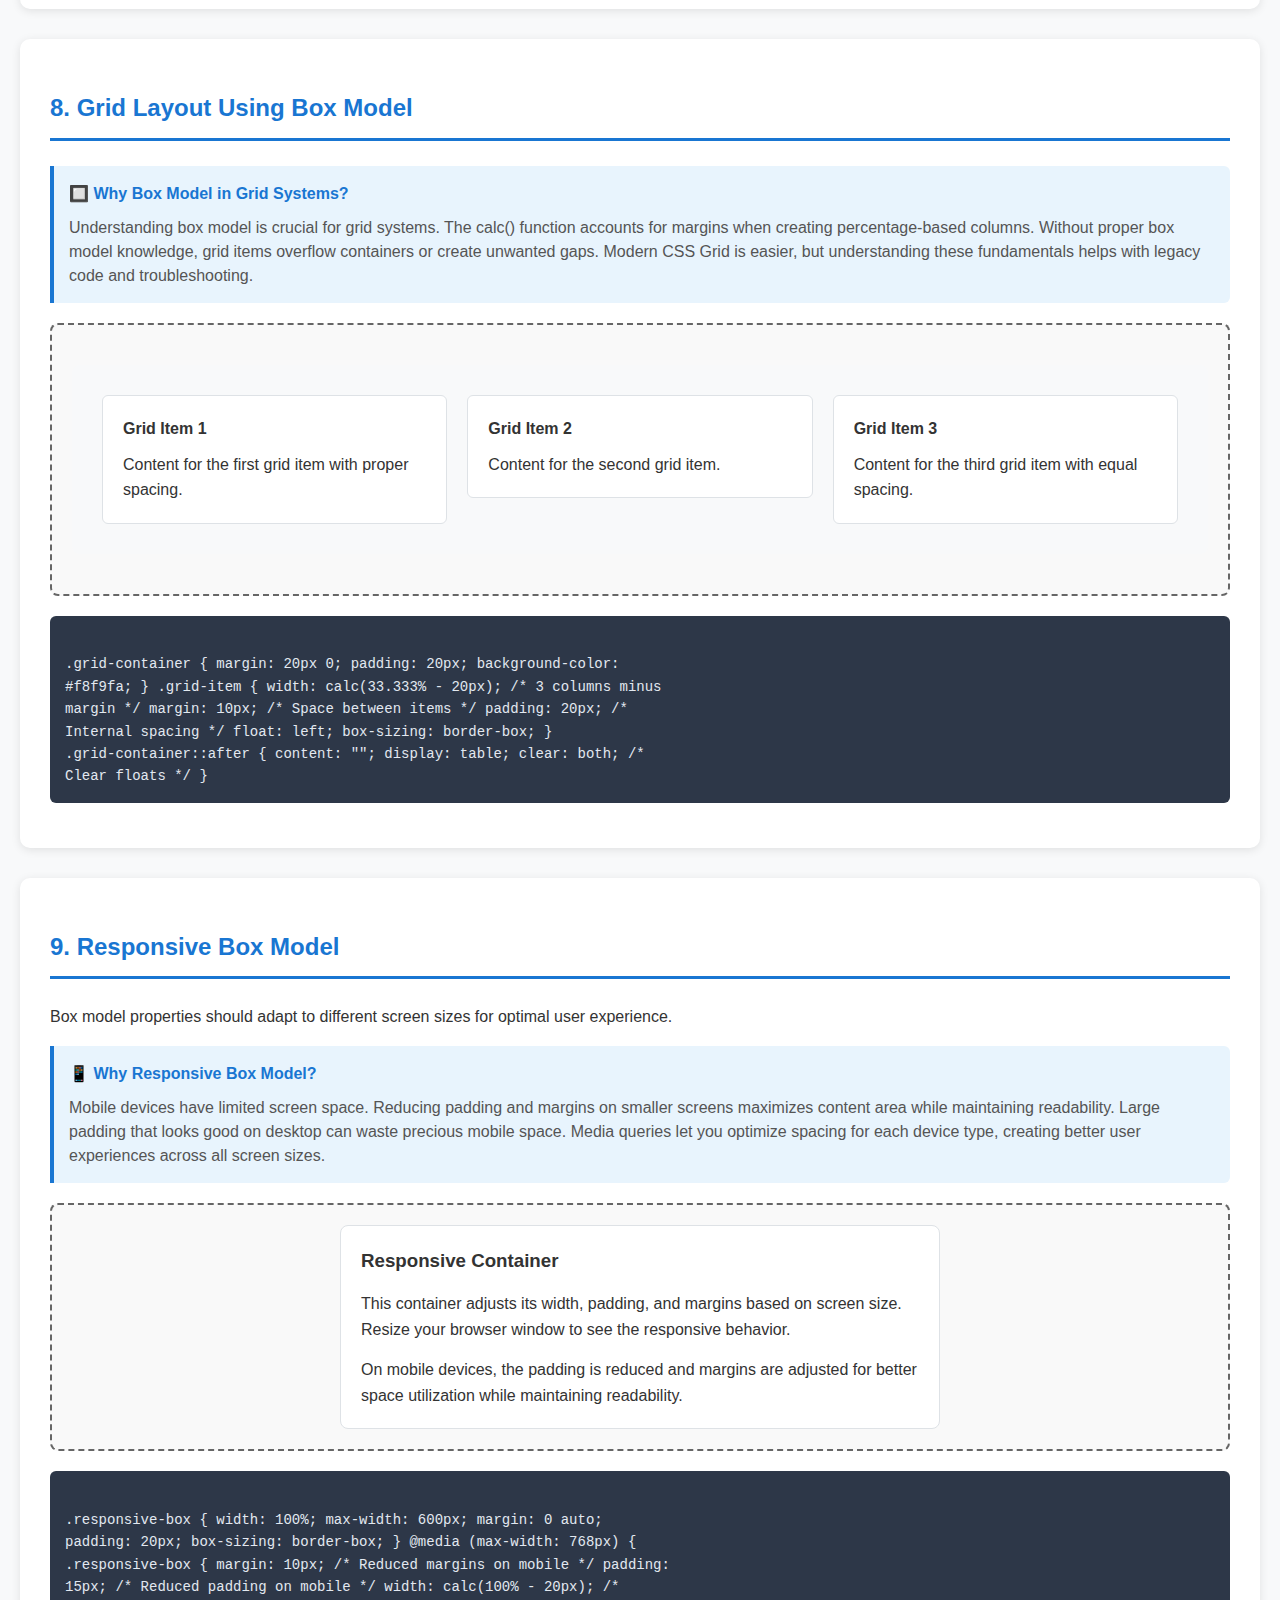
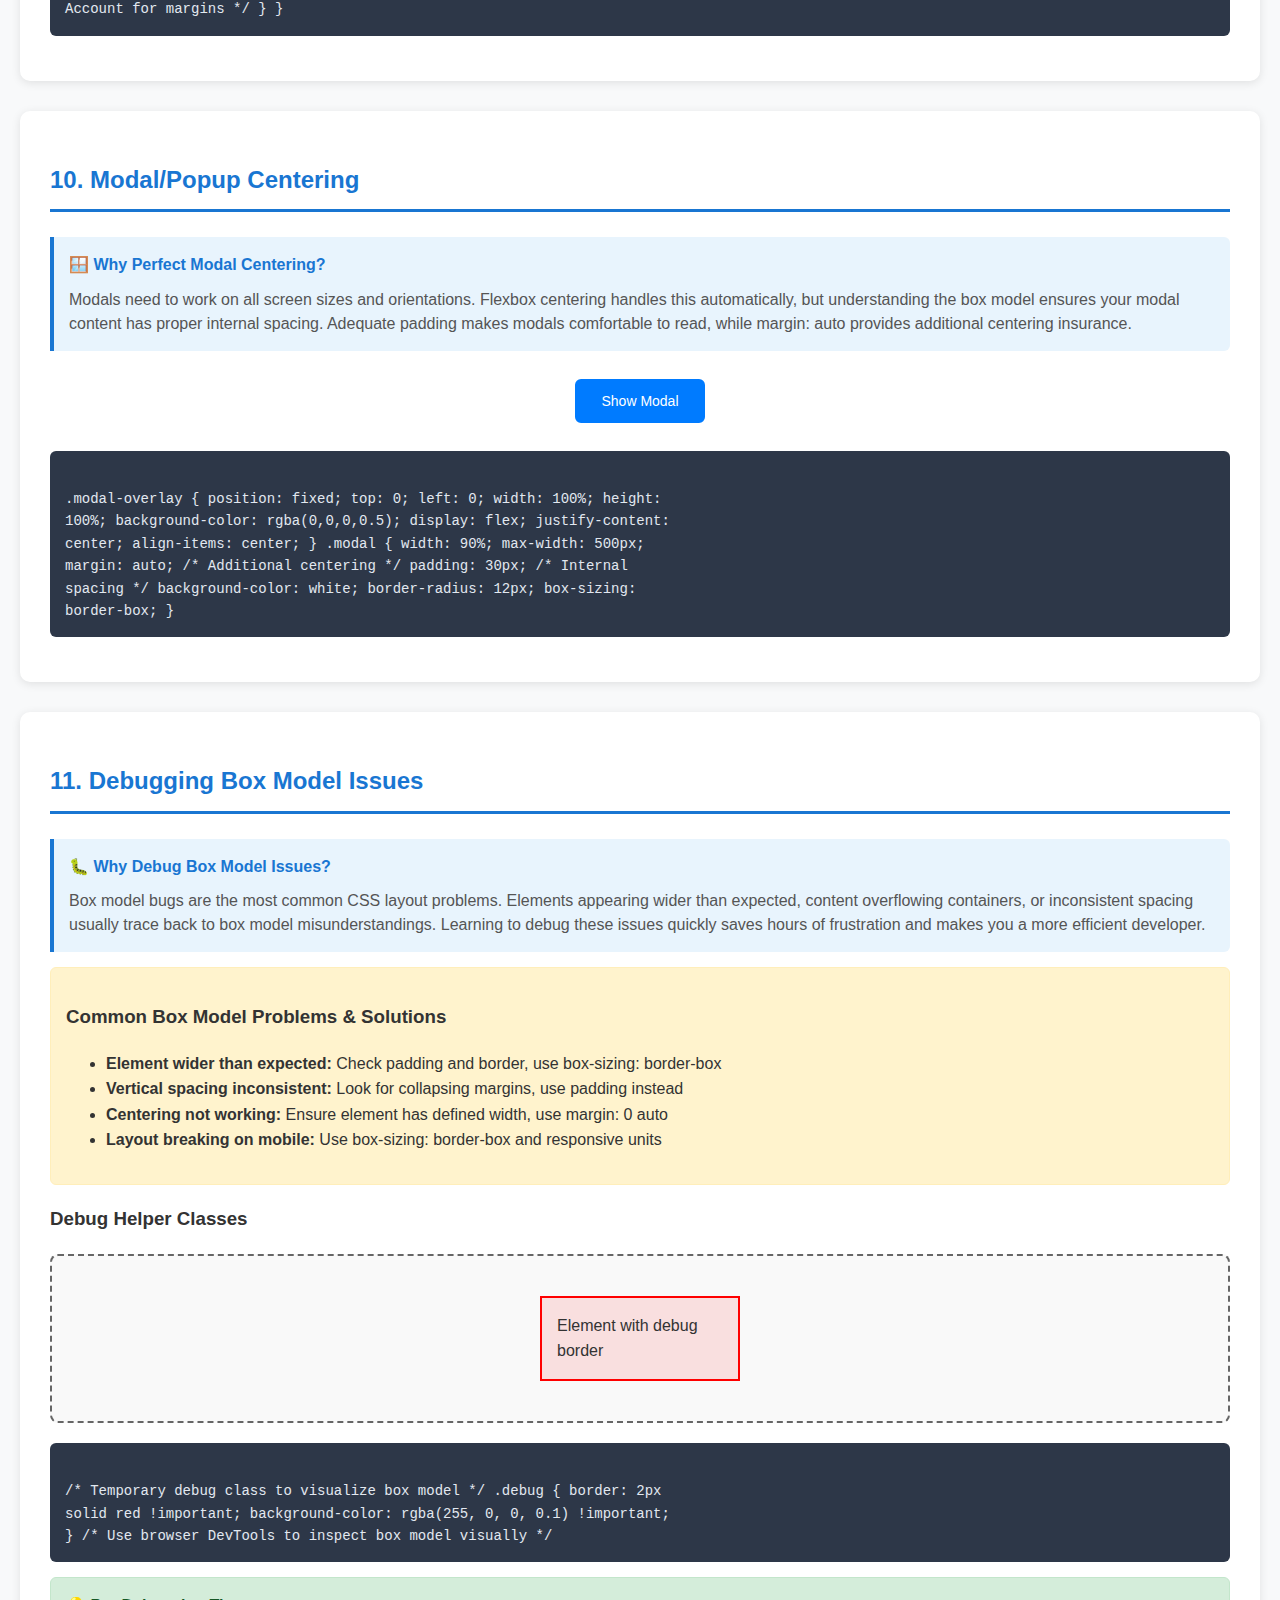
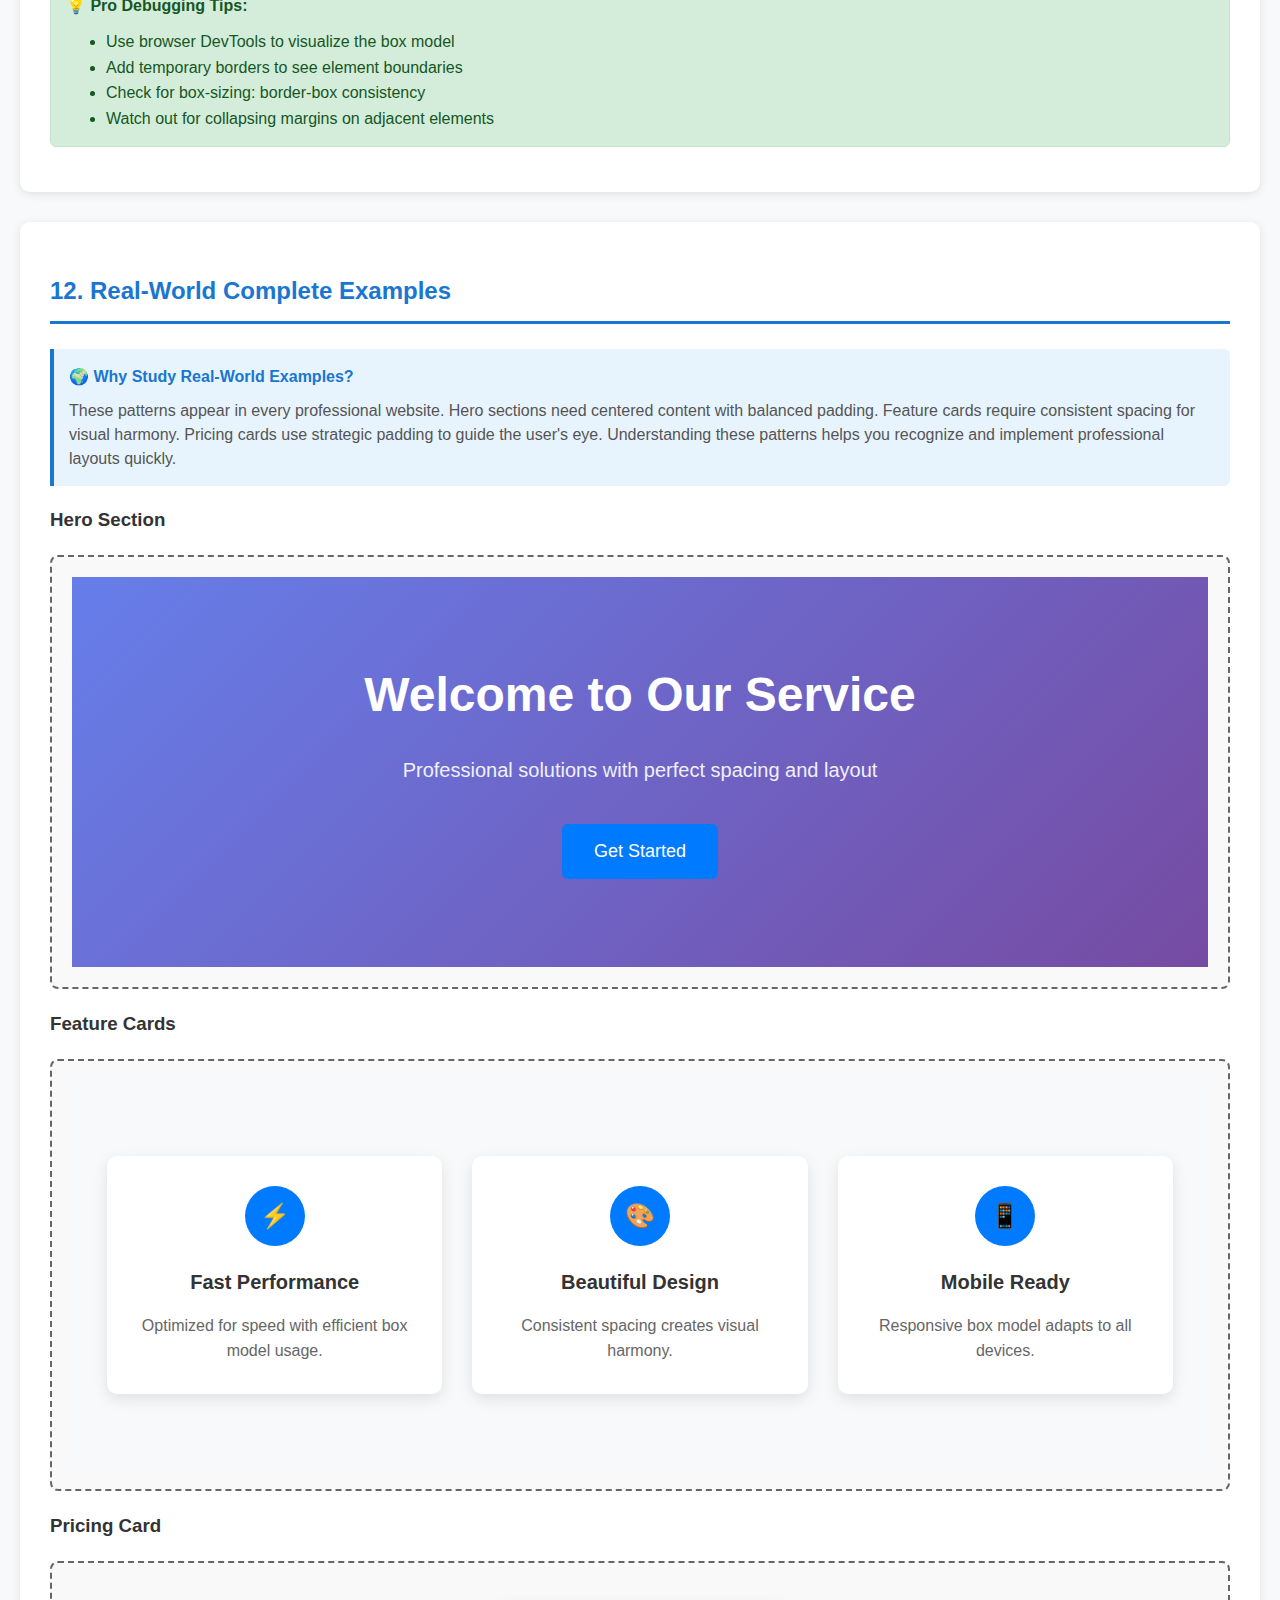
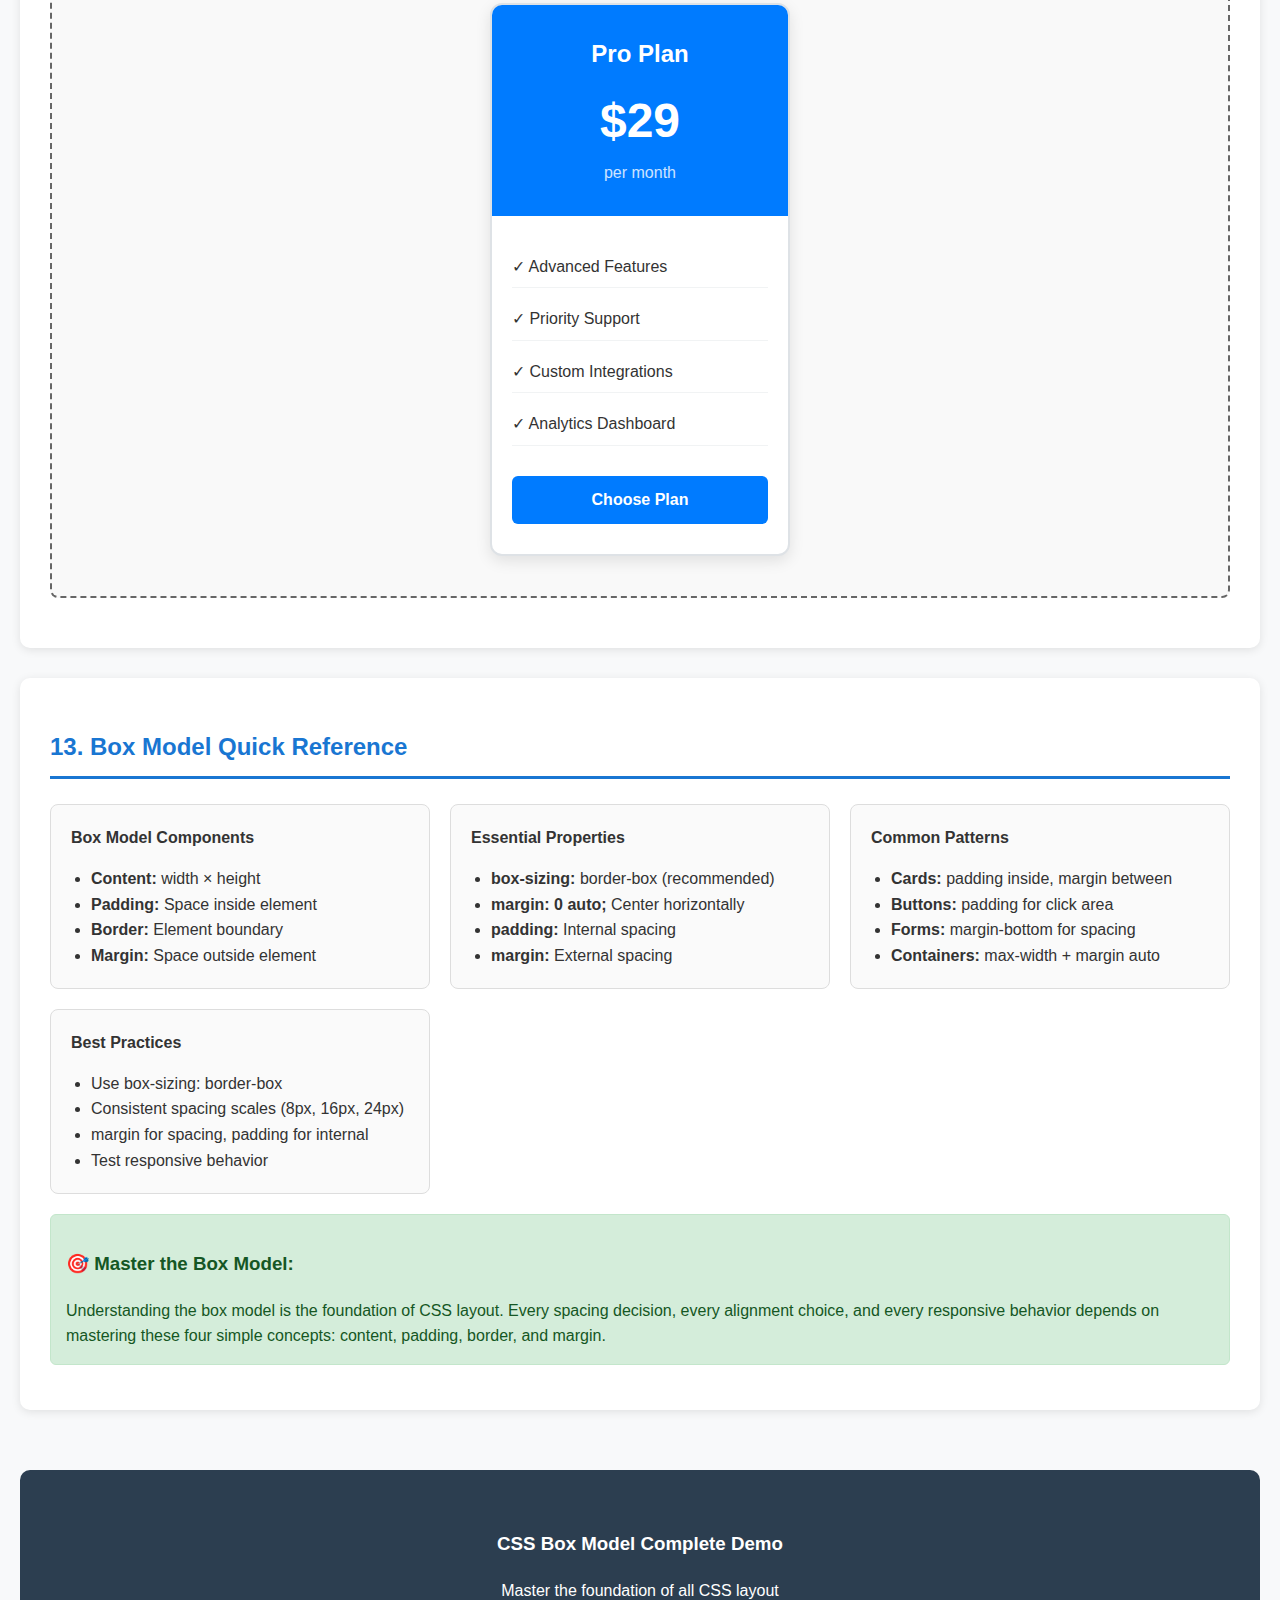
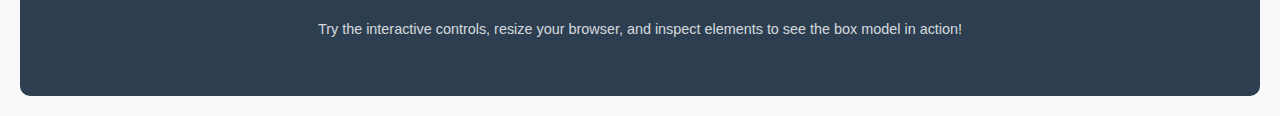
<file: CSS/box-model-demo.html>
<!DOCTYPE html>
<html lang="en">
  <head>
    <meta charset="UTF-8" />
    <meta name="viewport" content="width=device-width, initial-scale=1.0" />
    <title>CSS Box Model - Complete Interactive Demo</title>
    <link rel="stylesheet" href="Box-Model-Complete.css" />
    <style>
      /* Demo-specific styles */
      body {
        font-family: -apple-system, BlinkMacSystemFont, "Segoe UI", Roboto,
          sans-serif;
        line-height: 1.6;
        margin: 0;
        padding: 20px;
        background-color: #f8f9fa;
        color: #333;
      }

      .demo-section {
        background-color: white;
        margin: 30px 0;
        padding: 30px;
        border-radius: 10px;
        box-shadow: 0 2px 10px rgba(0, 0, 0, 0.1);
      }

      .demo-section h2 {
        color: #1976d2;
        border-bottom: 3px solid #1976d2;
        padding-bottom: 10px;
        margin-bottom: 25px;
      }

      .demo-container {
        border: 2px dashed #666;
        background-color: #f9f9f9;
        padding: 20px;
        margin: 20px 0;
        border-radius: 8px;
        position: relative;
      }

      .code-snippet {
        background-color: #2d3748;
        color: #e2e8f0;
        padding: 15px;
        border-radius: 6px;
        font-family: "Courier New", monospace;
        font-size: 14px;
        margin: 15px 0;
        overflow-x: auto;
        white-space: pre-line;
        line-height: 1.6;
      }

      .interactive-controls {
        background-color: #f0f0f0;
        padding: 20px;
        border-radius: 8px;
        margin: 20px 0;
      }

      .control-group {
        margin: 15px 0;
        display: flex;
        align-items: center;
        gap: 15px;
      }

      .control-group label {
        min-width: 120px;
        font-weight: bold;
      }

      .control-group input[type="range"] {
        flex: 1;
        max-width: 200px;
      }

      .control-group .value-display {
        min-width: 60px;
        font-weight: bold;
        color: #007bff;
      }

      .highlight-box {
        background-color: #fff3cd;
        border: 1px solid #ffeeba;
        padding: 15px;
        border-radius: 6px;
        margin: 15px 0;
      }

      .warning-box {
        background-color: #f8d7da;
        border: 1px solid #f5c6cb;
        color: #721c24;
        padding: 15px;
        border-radius: 6px;
        margin: 15px 0;
      }

      .success-box {
        background-color: #d4edda;
        border: 1px solid #c3e6cb;
        color: #155724;
        padding: 15px;
        border-radius: 6px;
        margin: 15px 0;
      }

      .comparison-grid {
        display: grid;
        grid-template-columns: repeat(auto-fit, minmax(300px, 1fr));
        gap: 20px;
        margin: 20px 0;
      }

      .visual-demo {
        position: relative;
        margin: 20px 0;
      }

      .box-model-visual {
        width: 300px;
        height: 200px;
        margin: 20px auto;
        position: relative;
        background-color: orange;
        border: 20px solid red;
        padding: 30px;
        box-sizing: content-box;
      }

      .layer-label {
        position: absolute;
        font-size: 12px;
        font-weight: bold;
        background: rgba(255, 255, 255, 0.9);
        padding: 2px 6px;
        border-radius: 3px;
      }

      .interactive-box {
        width: 200px;
        height: 150px;
        background-color: #e3f2fd;
        border: 5px solid #1976d2;
        margin: 20px auto;
        padding: 20px;
        text-align: center;
        display: flex;
        align-items: center;
        justify-content: center;
        box-sizing: border-box;
        transition: all 0.3s ease;
      }

      .demo-grid {
        display: grid;
        grid-template-columns: repeat(auto-fit, minmax(250px, 1fr));
        gap: 20px;
        margin: 20px 0;
      }

      .pattern-demo {
        border: 1px solid #ddd;
        padding: 20px;
        border-radius: 8px;
        background-color: #fafafa;
      }

      .pattern-title {
        margin: 0 0 15px 0;
        font-weight: bold;
        color: #333;
      }

      .why-box {
        background-color: #e8f4fd;
        border-left: 4px solid #1976d2;
        padding: 15px;
        border-radius: 0 6px 6px 0;
        margin: 15px 0;
      }

      .why-box h4 {
        margin: 0 0 10px 0;
        color: #1976d2;
        font-size: 16px;
      }

      .why-box p {
        margin: 0;
        color: #555;
        line-height: 1.5;
      }
    </style>
  </head>
  <body>
    <!-- Page Header -->
    <header style="text-align: center; margin-bottom: 40px">
      <h1 style="font-size: 3rem; color: #1976d2; margin-bottom: 15px">
        CSS Box Model Complete Interactive Demo
      </h1>
      <p
        style="font-size: 1.2rem; color: #666; max-width: 60ch; margin: 0 auto"
      >
        Master the foundation of all CSS layout with hands-on box model
        demonstrations
      </p>
    </header>

    <!-- 1. Box Model Fundamentals -->
    <section class="demo-section">
      <h2>1. Box Model Fundamentals</h2>
      <p>
        Every HTML element is a rectangular box with four components: content,
        padding, border, and margin.
      </p>

      <div class="why-box">
        <h4>🤔 Why is the Box Model Important?</h4>
        <p>
          The box model is the foundation of all CSS layout. Understanding it
          helps you: predict element sizes, control spacing precisely, avoid
          layout bugs, and create consistent designs. Every spacing decision you
          make relies on these four layers.
        </p>
      </div>

      <div class="visual-demo">
        <h3>Visual Box Model Breakdown</h3>
        <div
          style="
            width: 400px;
            margin: 30px auto;
            position: relative;
            background: #ffe0b2;
            padding: 40px;
          "
        >
          <div
            style="
              position: absolute;
              top: 5px;
              left: 50%;
              transform: translateX(-50%);
              font-weight: bold;
              color: #e65100;
            "
          >
            MARGIN
          </div>

          <div style="background: #ffcdd2; padding: 30px; position: relative">
            <div
              style="
                position: absolute;
                top: 5px;
                left: 50%;
                transform: translateX(-50%);
                font-weight: bold;
                color: #c62828;
              "
            >
              BORDER
            </div>

            <div style="background: #c8e6c9; padding: 25px; position: relative">
              <div
                style="
                  position: absolute;
                  top: 5px;
                  left: 50%;
                  transform: translateX(-50%);
                  font-weight: bold;
                  color: #2e7d32;
                "
              >
                PADDING
              </div>

              <div
                style="
                  background: #e1f5fe;
                  padding: 20px;
                  text-align: center;
                  font-weight: bold;
                  color: #0277bd;
                "
              >
                CONTENT AREA
                <br />
                <small>Text, images, etc.</small>
              </div>
            </div>
          </div>
        </div>
      </div>

      <div class="demo-container">
        <div class="basic-box">Basic Box Example</div>
      </div>

      <div class="code-snippet">
        .basic-box { width: 200px; /* Content width */ height: 100px; /* Content
        height */ padding: 20px; /* Space inside the box */ border: 5px solid
        #007bff; /* Border around padding */ margin: 30px; /* Space outside the
        box */ background-color: #e3f2fd; /* Background color */ }
      </div>
    </section>

    <!-- 2. Interactive Box Model -->
    <section class="demo-section">
      <h2>2. Interactive Box Model Playground</h2>
      <p>
        Adjust the values below to see how each box model property affects the
        element:
      </p>

      <div class="why-box">
        <h4>🎯 Why Practice Interactively?</h4>
        <p>
          Seeing changes in real-time helps you understand how padding affects
          click areas, how borders impact total width, and how margins create
          space between elements. This hands-on approach builds intuitive
          understanding faster than theory alone.
        </p>
      </div>

      <div class="interactive-controls">
        <div class="control-group">
          <label for="content-width">Content Width:</label>
          <input
            type="range"
            id="content-width"
            min="100"
            max="400"
            value="200"
            onchange="updateBox()"
          />
          <span class="value-display" id="width-value">200px</span>
        </div>

        <div class="control-group">
          <label for="padding-size">Padding:</label>
          <input
            type="range"
            id="padding-size"
            min="0"
            max="50"
            value="20"
            onchange="updateBox()"
          />
          <span class="value-display" id="padding-value">20px</span>
        </div>

        <div class="control-group">
          <label for="border-size">Border Width:</label>
          <input
            type="range"
            id="border-size"
            min="0"
            max="20"
            value="5"
            onchange="updateBox()"
          />
          <span class="value-display" id="border-value">5px</span>
        </div>

        <div class="control-group">
          <label for="margin-size">Margin:</label>
          <input
            type="range"
            id="margin-size"
            min="0"
            max="60"
            value="20"
            onchange="updateBox()"
          />
          <span class="value-display" id="margin-value">20px</span>
        </div>

        <div class="control-group">
          <label for="box-sizing">Box Sizing:</label>
          <select id="box-sizing" onchange="updateBox()">
            <option value="content-box">content-box (default)</option>
            <option value="border-box">border-box</option>
          </select>
        </div>
      </div>

      <div class="demo-container">
        <div class="interactive-box" id="interactive-box">
          Interactive Box
          <br />
          <small id="box-dimensions">200×150px</small>
        </div>
      </div>

      <div id="box-calculations" class="highlight-box">
        <strong>Calculations:</strong>
        <div id="calc-display">
          Content: 200px × 150px<br />
          + Padding: 20px × 2 = 40px<br />
          + Border: 5px × 2 = 10px<br />
          = Total: 250px × 180px
        </div>
      </div>
    </section>

    <!-- 3. Box Sizing Comparison -->
    <section class="demo-section">
      <h2>3. Box Sizing: content-box vs border-box</h2>
      <p>
        Understanding the difference between content-box and border-box is
        crucial for predictable layouts.
      </p>

      <div class="why-box">
        <h4>⚖️ Why Choose border-box?</h4>
        <p>
          border-box makes width calculations predictable. When you set width:
          300px, the element is exactly 300px wide, regardless of padding and
          borders. This prevents layout breaks and makes responsive design much
          easier. It's why most CSS frameworks use border-box by default.
        </p>
      </div>

      <div class="comparison-grid">
        <div class="pattern-demo">
          <div class="pattern-title">content-box (Default)</div>
          <div class="demo-container">
            <div class="content-box">
              Content Box
              <br />
              <small>Padding & border ADD to width</small>
            </div>
          </div>
          <div class="code-snippet">
            .content-box { width: 200px; padding: 20px; border: 5px solid
            #ff9800; box-sizing: content-box; /* Total width: 200 + 40 + 10 =
            250px */ }
          </div>
        </div>

        <div class="pattern-demo">
          <div class="pattern-title">border-box (Recommended)</div>
          <div class="demo-container">
            <div class="border-box">
              Border Box
              <br />
              <small>Padding & border INCLUDED in width</small>
            </div>
          </div>
          <div class="code-snippet">
            .border-box { width: 200px; padding: 20px; border: 5px solid
            #4caf50; box-sizing: border-box; /* Total width: 200px (padding &
            border included) */ }
          </div>
        </div>
      </div>

      <div class="success-box">
        <strong>💡 Pro Tip:</strong> Always use
        <code>box-sizing: border-box</code> for predictable sizing. Add
        <code>* { box-sizing: border-box; }</code> to your CSS reset.
      </div>
    </section>

    <!-- 4. Centering Techniques -->
    <section class="demo-section">
      <h2>4. Centering Elements with Box Model</h2>
      <p>
        Learn different ways to center elements using margin and box model
        properties.
      </p>

      <div class="why-box">
        <h4>🎯 Why is Centering So Important?</h4>
        <p>
          Centering creates visual balance and hierarchy. margin: 0 auto is the
          most reliable method for horizontal centering because it works with
          any content width and doesn't require parent container setup. It's
          essential for responsive layouts where content needs to stay centered
          across different screen sizes.
        </p>
      </div>

      <div class="demo-grid">
        <div class="pattern-demo">
          <div class="pattern-title">
            Horizontal Centering with margin: auto
          </div>
          <div class="demo-container">
            <div class="center-horizontal">Centered with margin: 0 auto</div>
          </div>
          <div class="code-snippet">
            .center-horizontal { width: 300px; /* Must have defined width */
            margin: 0 auto; /* Top/bottom: 0, Left/right: auto */ padding: 20px;
            text-align: center; /* Center text inside */ }
          </div>
        </div>

        <div class="pattern-demo">
          <div class="pattern-title">Centering with Calculations</div>
          <div class="demo-container">
            <div class="center-calculated">Centered with calc()</div>
          </div>
          <div class="code-snippet">
            .center-calculated { width: 400px; margin-left: calc(50% - 200px);
            /* 50% - half width */ margin-right: calc(50% - 200px); }
          </div>
        </div>

        <div class="pattern-demo">
          <div class="pattern-title">Content and Container Centering</div>
          <div class="demo-container">
            <div class="center-content">
              <h4 style="margin: 0 0 10px 0">Centered Block</h4>
              <p style="margin: 0">Both container and content are centered</p>
            </div>
          </div>
          <div class="code-snippet">
            .center-content { width: 350px; margin: 20px auto; /* Center the
            container */ text-align: center; /* Center the content */ }
          </div>
        </div>
      </div>
    </section>

    <!-- 5. Common UI Patterns -->
    <section class="demo-section">
      <h2>5. Common UI Patterns</h2>

      <div class="why-box">
        <h4>🧩 Why Learn UI Patterns?</h4>
        <p>
          These patterns form the building blocks of modern web interfaces.
          Cards use padding for internal spacing and margins for separation.
          Buttons need adequate padding for touch targets (minimum 44px for
          mobile). Navigation bars use consistent padding for visual rhythm.
          Learning these patterns saves time and creates more professional,
          accessible designs.
        </p>
      </div>

      <!-- Card Component -->
      <h3>Card Component</h3>
      <div
        class="demo-container"
        style="
          display: flex;
          justify-content: center;
          flex-wrap: wrap;
          gap: 20px;
        "
      >
        <div class="card">
          <div class="card-header">
            <div class="card-title">Product Card</div>
          </div>
          <div class="card-body">
            <div class="card-text">
              This is a well-structured card component using proper box model
              spacing. Notice how padding creates internal spacing while margins
              separate cards.
            </div>
          </div>
          <div class="card-footer">
            <button class="btn">Learn More</button>
          </div>
        </div>

        <div class="card">
          <div class="card-header">
            <div class="card-title">Another Card</div>
          </div>
          <div class="card-body">
            <div class="card-text">
              Cards maintain consistent spacing regardless of content length,
              thanks to structured box model properties.
            </div>
          </div>
          <div class="card-footer">
            <button class="btn btn-secondary">View Details</button>
          </div>
        </div>
      </div>

      <div class="code-snippet">
        .card { width: 300px; margin: 20px; /* Space between cards */ padding:
        0; /* No padding on container */ border: 1px solid #e1e5e9;
        border-radius: 12px; overflow: hidden; /* Contain child elements */ }
        .card-header { padding: 20px 20px 0 20px; } .card-body { padding: 0 20px
        20px 20px; } .card-footer { padding: 15px 20px; background-color:
        #f8f9fa; }
      </div>

      <!-- Button Examples -->
      <h3>Button Variations</h3>
      <div class="demo-container" style="text-align: center">
        <button class="btn">Primary Button</button>
        <button class="btn btn-secondary">Secondary</button>
        <button class="btn btn-success">Success</button>
      </div>

      <div class="code-snippet">
        .btn { display: inline-block; padding: 12px 24px; /* Vertical: 12px,
        Horizontal: 24px */ margin: 8px; /* Space between buttons */ border: 2px
        solid #007bff; border-radius: 6px; background-color: #007bff; color:
        white; }
      </div>

      <!-- Navigation -->
      <h3>Navigation Bar</h3>
      <div class="demo-container">
        <nav class="navbar">
          <a href="#" class="active">Home</a>
          <a href="#">About</a>
          <a href="#">Services</a>
          <a href="#">Portfolio</a>
          <a href="#">Contact</a>
        </nav>
      </div>

      <div class="code-snippet">
        .navbar { margin: 0; padding: 0; background-color: #343a40; overflow:
        hidden; } .navbar a { display: block; float: left; padding: 16px 24px;
        /* Vertical: 16px, Horizontal: 24px */ text-decoration: none; color:
        white; }
      </div>
    </section>

    <!-- 6. Form Elements -->
    <section class="demo-section">
      <h2>6. Form Elements with Proper Box Model</h2>

      <div class="why-box">
        <h4>📝 Why Box Model Matters in Forms?</h4>
        <p>
          Forms need consistent spacing for usability. Proper padding makes
          input fields easier to click and type in. Consistent margins create
          visual rhythm between form elements. box-sizing: border-box ensures
          form fields fit their containers perfectly, especially important for
          full-width responsive forms.
        </p>
      </div>

      <div class="demo-container">
        <form style="max-width: 500px; margin: 0 auto">
          <div class="form-group">
            <label class="form-label" for="name">Full Name</label>
            <input
              type="text"
              id="name"
              class="form-input"
              placeholder="Enter your full name"
            />
          </div>

          <div class="form-group">
            <label class="form-label" for="email">Email Address</label>
            <input
              type="email"
              id="email"
              class="form-input"
              placeholder="Enter your email"
            />
          </div>

          <div class="form-group">
            <label class="form-label" for="message">Message</label>
            <textarea
              id="message"
              class="form-textarea"
              placeholder="Enter your message"
            ></textarea>
          </div>

          <div class="form-group">
            <button type="submit" class="btn" style="width: 100%">
              Send Message
            </button>
          </div>
        </form>
      </div>

      <div class="code-snippet">
        .form-group { margin-bottom: 20px; /* Space between form fields */ }
        .form-input { width: 100%; padding: 12px 16px; /* Internal spacing */
        border: 2px solid #ced4da; border-radius: 6px; box-sizing: border-box;
        /* Include padding in width */ } .form-label { display: block;
        margin-bottom: 8px; /* Space below label */ font-weight: bold; }
      </div>
    </section>

    <!-- 7. Layout Containers -->
    <section class="demo-section">
      <h2>7. Layout Containers and Sections</h2>

      <div class="why-box">
        <h4>📦 Why Use Container Patterns?</h4>
        <p>
          Containers with max-width and auto margins create consistent content
          areas that adapt to different screen sizes. They prevent content from
          stretching too wide on large screens (hurting readability) while
          ensuring full width usage on mobile. This pattern is used by every
          major CSS framework.
        </p>
      </div>

      <div class="demo-container">
        <div class="container">
          <div class="section">
            <h3 class="section-title">Section Title</h3>
            <p>
              This is a section within a container. Notice how the container
              centers content with max-width and auto margins, while sections
              provide consistent vertical spacing.
            </p>
          </div>

          <div class="section">
            <h3 class="section-title">Another Section</h3>
            <p>
              Sections use margin for external spacing and padding for internal
              spacing, creating a consistent visual rhythm throughout the page.
            </p>
          </div>
        </div>
      </div>

      <div class="code-snippet">
        .container { max-width: 1200px; /* Maximum width */ margin: 0 auto; /*
        Center horizontally */ padding: 0 20px; /* Side padding for mobile */ }
        .section { margin: 40px 0; /* Vertical spacing between sections */
        padding: 32px; /* Internal spacing */ background-color: #f8f9fa;
        border-radius: 8px; }
      </div>
    </section>

    <!-- 8. Grid Layout with Box Model -->
    <section class="demo-section">
      <h2>8. Grid Layout Using Box Model</h2>

      <div class="why-box">
        <h4>🔲 Why Box Model in Grid Systems?</h4>
        <p>
          Understanding box model is crucial for grid systems. The calc()
          function accounts for margins when creating percentage-based columns.
          Without proper box model knowledge, grid items overflow containers or
          create unwanted gaps. Modern CSS Grid is easier, but understanding
          these fundamentals helps with legacy code and troubleshooting.
        </p>
      </div>

      <div class="demo-container">
        <div class="grid-container">
          <div class="grid-item">
            <h4 style="margin: 0 0 10px 0">Grid Item 1</h4>
            <p style="margin: 0">
              Content for the first grid item with proper spacing.
            </p>
          </div>
          <div class="grid-item">
            <h4 style="margin: 0 0 10px 0">Grid Item 2</h4>
            <p style="margin: 0">Content for the second grid item.</p>
          </div>
          <div class="grid-item">
            <h4 style="margin: 0 0 10px 0">Grid Item 3</h4>
            <p style="margin: 0">
              Content for the third grid item with equal spacing.
            </p>
          </div>
        </div>
      </div>

      <div class="code-snippet">
        .grid-container { margin: 20px 0; padding: 20px; background-color:
        #f8f9fa; } .grid-item { width: calc(33.333% - 20px); /* 3 columns minus
        margin */ margin: 10px; /* Space between items */ padding: 20px; /*
        Internal spacing */ float: left; box-sizing: border-box; }
        .grid-container::after { content: ""; display: table; clear: both; /*
        Clear floats */ }
      </div>
    </section>

    <!-- 9. Responsive Box Model -->
    <section class="demo-section">
      <h2>9. Responsive Box Model</h2>
      <p>
        Box model properties should adapt to different screen sizes for optimal
        user experience.
      </p>

      <div class="why-box">
        <h4>📱 Why Responsive Box Model?</h4>
        <p>
          Mobile devices have limited screen space. Reducing padding and margins
          on smaller screens maximizes content area while maintaining
          readability. Large padding that looks good on desktop can waste
          precious mobile space. Media queries let you optimize spacing for each
          device type, creating better user experiences across all screen sizes.
        </p>
      </div>

      <div class="demo-container">
        <div class="responsive-box">
          <h3 style="margin: 0 0 15px 0">Responsive Container</h3>
          <p style="margin: 0 0 15px 0">
            This container adjusts its width, padding, and margins based on
            screen size. Resize your browser window to see the responsive
            behavior.
          </p>
          <p style="margin: 0">
            On mobile devices, the padding is reduced and margins are adjusted
            for better space utilization while maintaining readability.
          </p>
        </div>
      </div>

      <div class="code-snippet">
        .responsive-box { width: 100%; max-width: 600px; margin: 0 auto;
        padding: 20px; box-sizing: border-box; } @media (max-width: 768px) {
        .responsive-box { margin: 10px; /* Reduced margins on mobile */ padding:
        15px; /* Reduced padding on mobile */ width: calc(100% - 20px); /*
        Account for margins */ } }
      </div>
    </section>

    <!-- 10. Modal Example -->
    <section class="demo-section">
      <h2>10. Modal/Popup Centering</h2>

      <div class="why-box">
        <h4>🪟 Why Perfect Modal Centering?</h4>
        <p>
          Modals need to work on all screen sizes and orientations. Flexbox
          centering handles this automatically, but understanding the box model
          ensures your modal content has proper internal spacing. Adequate
          padding makes modals comfortable to read, while margin: auto provides
          additional centering insurance.
        </p>
      </div>

      <div style="text-align: center; margin: 20px 0">
        <button class="btn" onclick="showModal()">Show Modal</button>
      </div>

      <div
        id="modal-overlay"
        class="modal-overlay"
        style="display: none"
        onclick="hideModal()"
      >
        <div class="modal" onclick="event.stopPropagation()">
          <div class="modal-header">
            <div class="modal-title">Modal Title</div>
          </div>
          <div class="modal-body">
            <p>
              This modal demonstrates perfect centering using flexbox and proper
              box model spacing. The modal uses margin: auto and padding for
              internal spacing.
            </p>
          </div>
          <div class="modal-footer">
            <button class="btn btn-secondary" onclick="hideModal()">
              Close
            </button>
            <button class="btn">Save Changes</button>
          </div>
        </div>
      </div>

      <div class="code-snippet">
        .modal-overlay { position: fixed; top: 0; left: 0; width: 100%; height:
        100%; background-color: rgba(0,0,0,0.5); display: flex; justify-content:
        center; align-items: center; } .modal { width: 90%; max-width: 500px;
        margin: auto; /* Additional centering */ padding: 30px; /* Internal
        spacing */ background-color: white; border-radius: 12px; box-sizing:
        border-box; }
      </div>
    </section>

    <!-- 11. Debugging Box Model -->
    <section class="demo-section">
      <h2>11. Debugging Box Model Issues</h2>

      <div class="why-box">
        <h4>🐛 Why Debug Box Model Issues?</h4>
        <p>
          Box model bugs are the most common CSS layout problems. Elements
          appearing wider than expected, content overflowing containers, or
          inconsistent spacing usually trace back to box model
          misunderstandings. Learning to debug these issues quickly saves hours
          of frustration and makes you a more efficient developer.
        </p>
      </div>

      <div class="highlight-box">
        <h3>Common Box Model Problems & Solutions</h3>
        <ul>
          <li>
            <strong>Element wider than expected:</strong> Check padding and
            border, use box-sizing: border-box
          </li>
          <li>
            <strong>Vertical spacing inconsistent:</strong> Look for collapsing
            margins, use padding instead
          </li>
          <li>
            <strong>Centering not working:</strong> Ensure element has defined
            width, use margin: 0 auto
          </li>
          <li>
            <strong>Layout breaking on mobile:</strong> Use box-sizing:
            border-box and responsive units
          </li>
        </ul>
      </div>

      <h3>Debug Helper Classes</h3>
      <div class="demo-container">
        <div style="width: 200px; margin: 20px auto" class="debug">
          <div style="padding: 15px">Element with debug border</div>
        </div>
      </div>

      <div class="code-snippet">
        /* Temporary debug class to visualize box model */ .debug { border: 2px
        solid red !important; background-color: rgba(255, 0, 0, 0.1) !important;
        } /* Use browser DevTools to inspect box model visually */
      </div>

      <div class="success-box">
        <strong>💡 Pro Debugging Tips:</strong>
        <ul style="margin: 10px 0 0 0">
          <li>Use browser DevTools to visualize the box model</li>
          <li>Add temporary borders to see element boundaries</li>
          <li>Check for box-sizing: border-box consistency</li>
          <li>Watch out for collapsing margins on adjacent elements</li>
        </ul>
      </div>
    </section>

    <!-- 12. Real-World Examples -->
    <section class="demo-section">
      <h2>12. Real-World Complete Examples</h2>

      <div class="why-box">
        <h4>🌍 Why Study Real-World Examples?</h4>
        <p>
          These patterns appear in every professional website. Hero sections
          need centered content with balanced padding. Feature cards require
          consistent spacing for visual harmony. Pricing cards use strategic
          padding to guide the user's eye. Understanding these patterns helps
          you recognize and implement professional layouts quickly.
        </p>
      </div>

      <!-- Hero Section -->
      <h3>Hero Section</h3>
      <div class="demo-container">
        <div class="hero">
          <div class="hero-content">
            <h1 class="hero-title">Welcome to Our Service</h1>
            <p class="hero-subtitle">
              Professional solutions with perfect spacing and layout
            </p>
            <button class="btn" style="font-size: 18px; padding: 15px 30px">
              Get Started
            </button>
          </div>
        </div>
      </div>

      <!-- Feature Cards -->
      <h3>Feature Cards</h3>
      <div class="demo-container">
        <div class="features">
          <div class="features-container">
            <div class="feature-card">
              <div class="feature-icon">⚡</div>
              <h4 class="feature-title">Fast Performance</h4>
              <p class="feature-text">
                Optimized for speed with efficient box model usage.
              </p>
            </div>
            <div class="feature-card">
              <div class="feature-icon">🎨</div>
              <h4 class="feature-title">Beautiful Design</h4>
              <p class="feature-text">
                Consistent spacing creates visual harmony.
              </p>
            </div>
            <div class="feature-card">
              <div class="feature-icon">📱</div>
              <h4 class="feature-title">Mobile Ready</h4>
              <p class="feature-text">
                Responsive box model adapts to all devices.
              </p>
            </div>
          </div>
        </div>
      </div>

      <!-- Pricing Card -->
      <h3>Pricing Card</h3>
      <div class="demo-container">
        <div class="pricing-card">
          <div class="pricing-header">
            <h3 class="pricing-title">Pro Plan</h3>
            <div class="pricing-price">$29</div>
            <div class="pricing-period">per month</div>
          </div>
          <div class="pricing-body">
            <ul class="pricing-features">
              <li>✓ Advanced Features</li>
              <li>✓ Priority Support</li>
              <li>✓ Custom Integrations</li>
              <li>✓ Analytics Dashboard</li>
            </ul>
            <button class="pricing-button">Choose Plan</button>
          </div>
        </div>
      </div>
    </section>

    <!-- 13. Quick Reference -->
    <section class="demo-section">
      <h2>13. Box Model Quick Reference</h2>

      <div class="comparison-grid">
        <div class="pattern-demo">
          <div class="pattern-title">Box Model Components</div>
          <ul style="margin: 0; padding-left: 20px">
            <li><strong>Content:</strong> width × height</li>
            <li><strong>Padding:</strong> Space inside element</li>
            <li><strong>Border:</strong> Element boundary</li>
            <li><strong>Margin:</strong> Space outside element</li>
          </ul>
        </div>

        <div class="pattern-demo">
          <div class="pattern-title">Essential Properties</div>
          <ul style="margin: 0; padding-left: 20px">
            <li><strong>box-sizing:</strong> border-box (recommended)</li>
            <li><strong>margin: 0 auto;</strong> Center horizontally</li>
            <li><strong>padding:</strong> Internal spacing</li>
            <li><strong>margin:</strong> External spacing</li>
          </ul>
        </div>

        <div class="pattern-demo">
          <div class="pattern-title">Common Patterns</div>
          <ul style="margin: 0; padding-left: 20px">
            <li><strong>Cards:</strong> padding inside, margin between</li>
            <li><strong>Buttons:</strong> padding for click area</li>
            <li><strong>Forms:</strong> margin-bottom for spacing</li>
            <li><strong>Containers:</strong> max-width + margin auto</li>
          </ul>
        </div>

        <div class="pattern-demo">
          <div class="pattern-title">Best Practices</div>
          <ul style="margin: 0; padding-left: 20px">
            <li>Use box-sizing: border-box</li>
            <li>Consistent spacing scales (8px, 16px, 24px)</li>
            <li>margin for spacing, padding for internal</li>
            <li>Test responsive behavior</li>
          </ul>
        </div>
      </div>

      <div class="success-box">
        <h3>🎯 Master the Box Model:</h3>
        <p style="margin: 10px 0 0 0">
          Understanding the box model is the foundation of CSS layout. Every
          spacing decision, every alignment choice, and every responsive
          behavior depends on mastering these four simple concepts: content,
          padding, border, and margin.
        </p>
      </div>
    </section>

    <!-- Footer -->
    <footer
      style="
        text-align: center;
        margin-top: 60px;
        padding: 40px;
        background-color: #2c3e50;
        color: white;
        border-radius: 10px;
      "
    >
      <h3 style="margin-bottom: 20px">CSS Box Model Complete Demo</h3>
      <p style="margin-bottom: 10px">Master the foundation of all CSS layout</p>
      <p style="font-size: 0.9rem; opacity: 0.8">
        Try the interactive controls, resize your browser, and inspect elements
        to see the box model in action!
      </p>
    </footer>

    <script>
      // Interactive box model controls
      function updateBox() {
        const box = document.getElementById("interactive-box");
        const width = document.getElementById("content-width").value;
        const padding = document.getElementById("padding-size").value;
        const border = document.getElementById("border-size").value;
        const margin = document.getElementById("margin-size").value;
        const boxSizing = document.getElementById("box-sizing").value;

        // Update value displays
        document.getElementById("width-value").textContent = width + "px";
        document.getElementById("padding-value").textContent = padding + "px";
        document.getElementById("border-value").textContent = border + "px";
        document.getElementById("margin-value").textContent = margin + "px";

        // Apply styles
        box.style.width = width + "px";
        box.style.padding = padding + "px";
        box.style.borderWidth = border + "px";
        box.style.margin = margin + "px";
        box.style.boxSizing = boxSizing;

        // Update dimensions display
        const contentWidth = parseInt(width);
        const contentHeight = 150; // Fixed height for demo

        let totalWidth, totalHeight;

        if (boxSizing === "border-box") {
          totalWidth = contentWidth;
          totalHeight = contentHeight;
          const innerWidth =
            contentWidth - parseInt(padding) * 2 - parseInt(border) * 2;
          const innerHeight =
            contentHeight - parseInt(padding) * 2 - parseInt(border) * 2;
          document.getElementById(
            "box-dimensions"
          ).innerHTML = `${totalWidth}×${totalHeight}px<br><small>Content: ${innerWidth}×${innerHeight}px</small>`;
        } else {
          totalWidth =
            contentWidth + parseInt(padding) * 2 + parseInt(border) * 2;
          totalHeight =
            contentHeight + parseInt(padding) * 2 + parseInt(border) * 2;
          document.getElementById(
            "box-dimensions"
          ).innerHTML = `${totalWidth}×${totalHeight}px<br><small>Content: ${contentWidth}×${contentHeight}px</small>`;
        }

        // Update calculations
        const calcDisplay = document.getElementById("calc-display");
        if (boxSizing === "border-box") {
          calcDisplay.innerHTML = `
                    <strong>border-box calculation:</strong><br>
                    Total: ${width}px × 150px<br>
                    Content: ${width - padding * 2 - border * 2}px × ${
            150 - padding * 2 - border * 2
          }px<br>
                    (Padding & border included in total)
                `;
        } else {
          calcDisplay.innerHTML = `
                    <strong>content-box calculation:</strong><br>
                    Content: ${width}px × 150px<br>
                    + Padding: ${padding}px × 2 = ${padding * 2}px<br>
                    + Border: ${border}px × 2 = ${border * 2}px<br>
                    = Total: ${totalWidth}px × ${totalHeight}px
                `;
        }
      }

      // Modal functions
      function showModal() {
        document.getElementById("modal-overlay").style.display = "flex";
      }

      function hideModal() {
        document.getElementById("modal-overlay").style.display = "none";
      }

      // Initialize on page load
      document.addEventListener("DOMContentLoaded", function () {
        updateBox();
      });
    </script>
  </body>
</html>
</file>
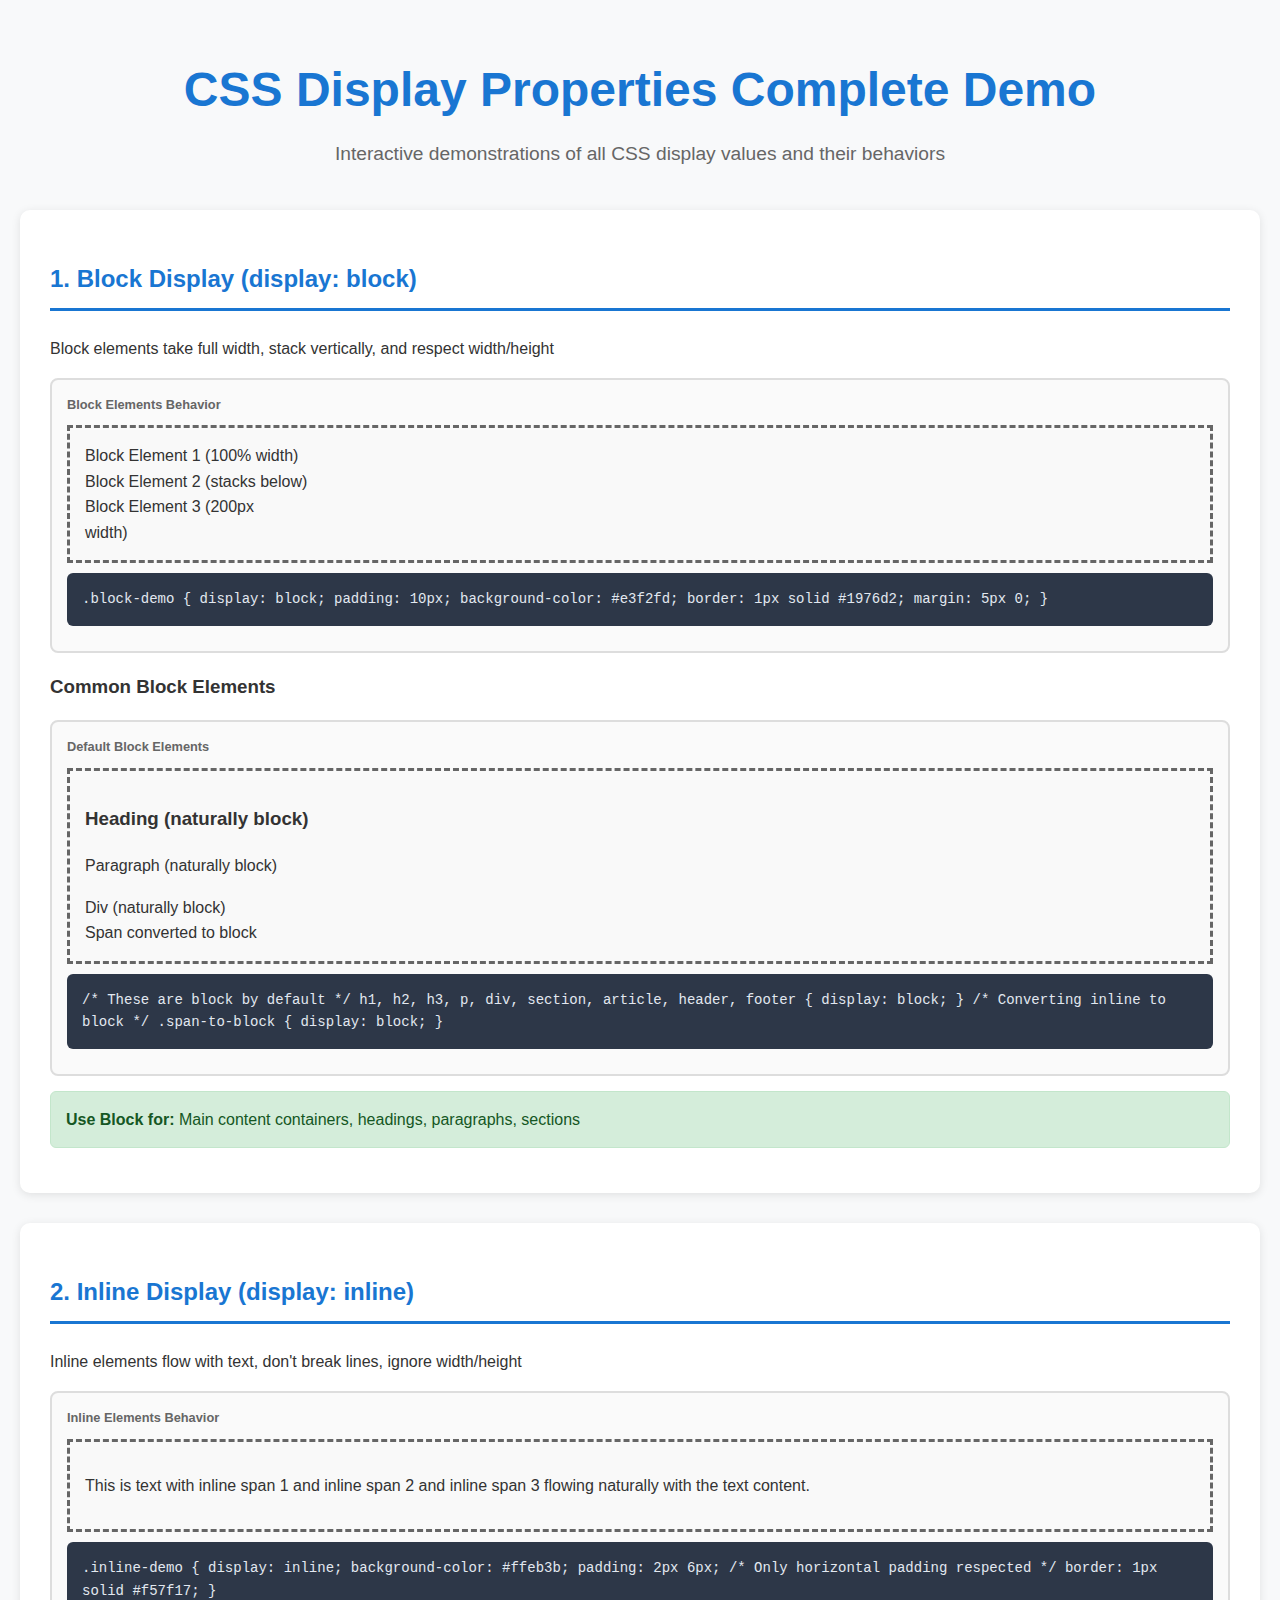
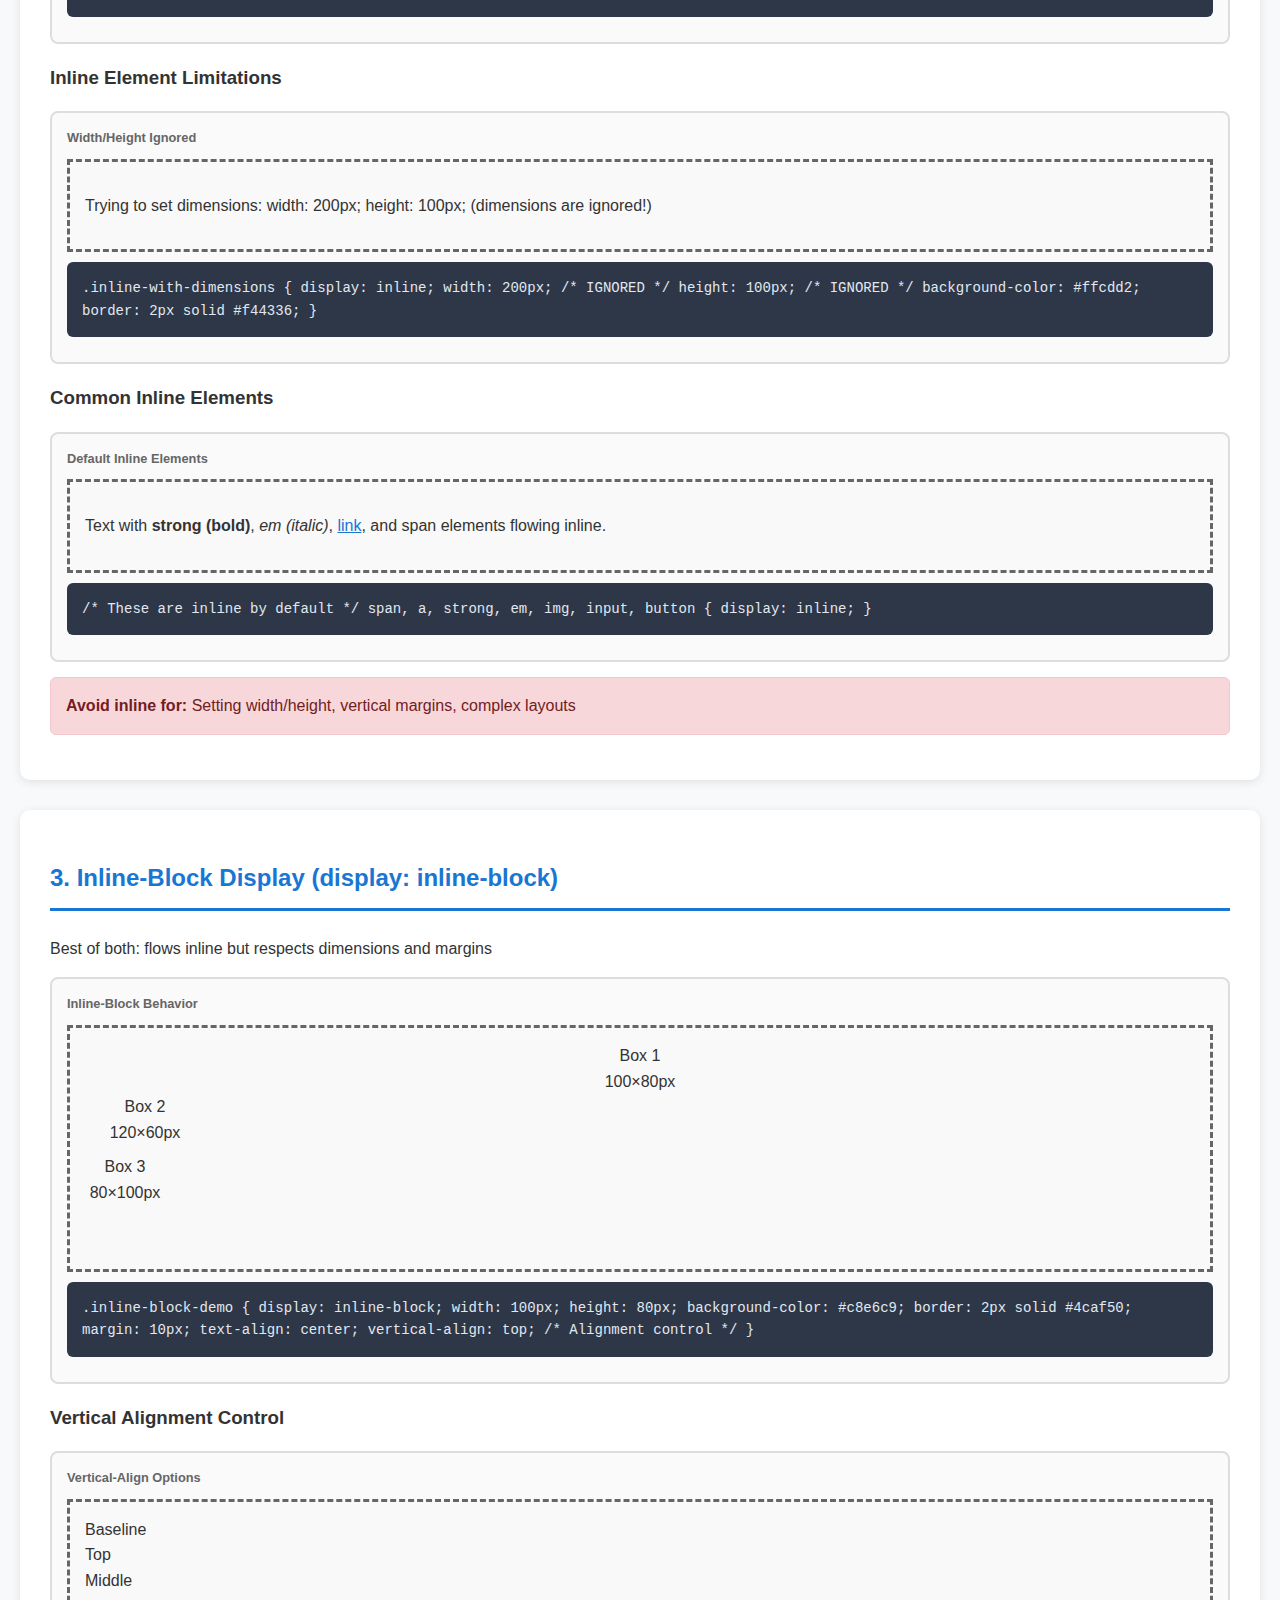
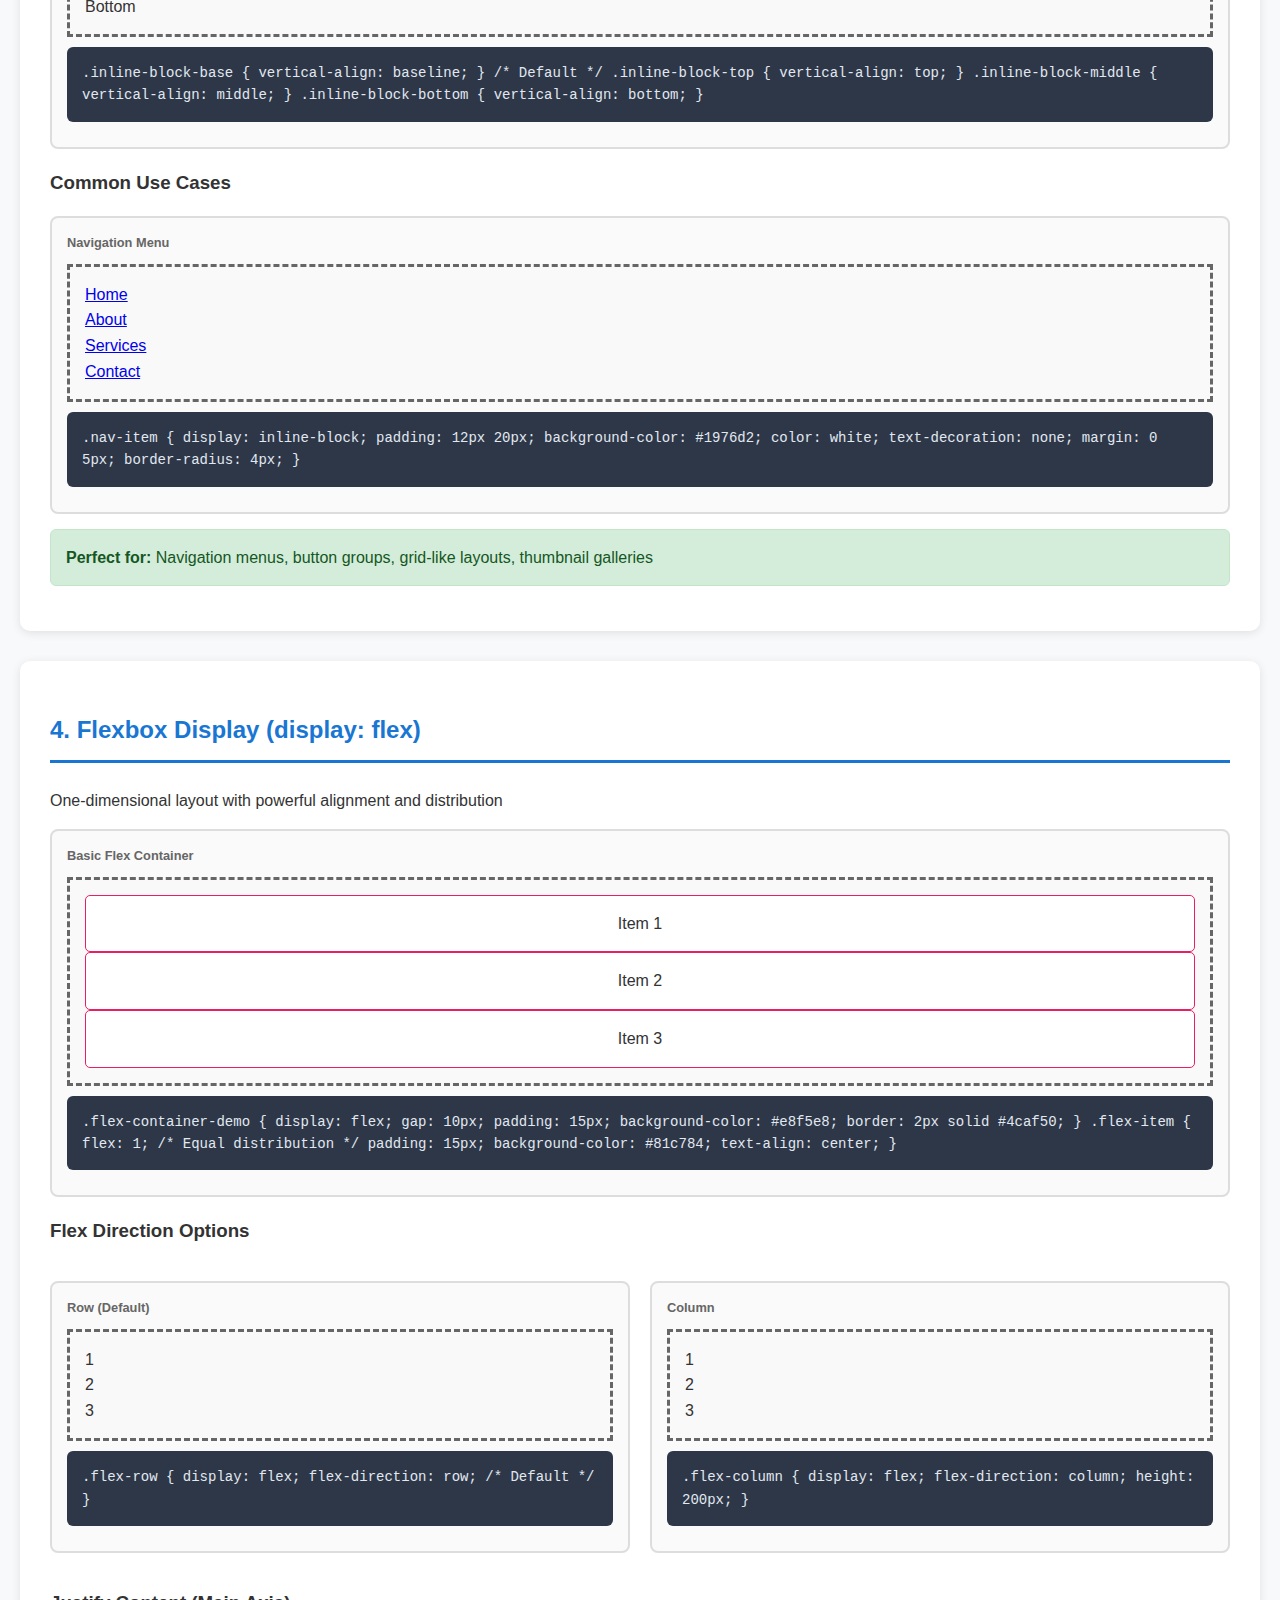
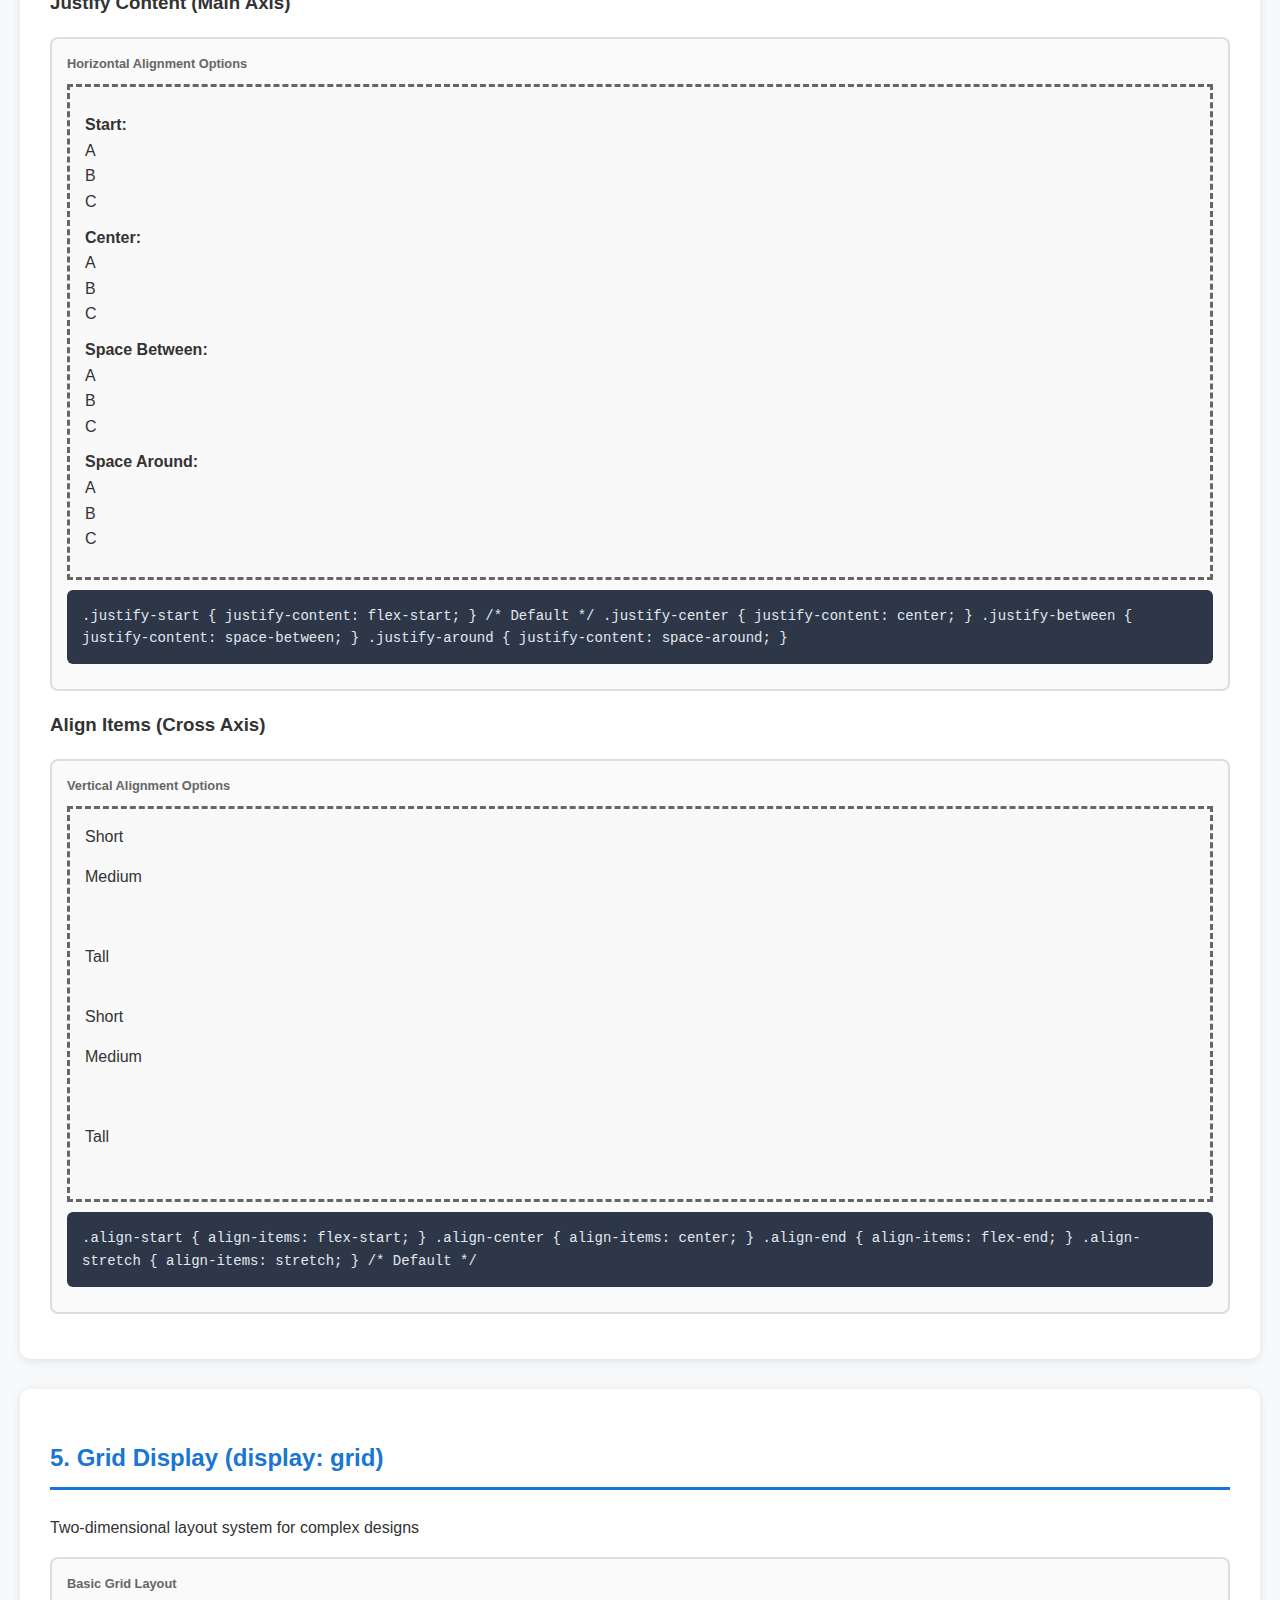
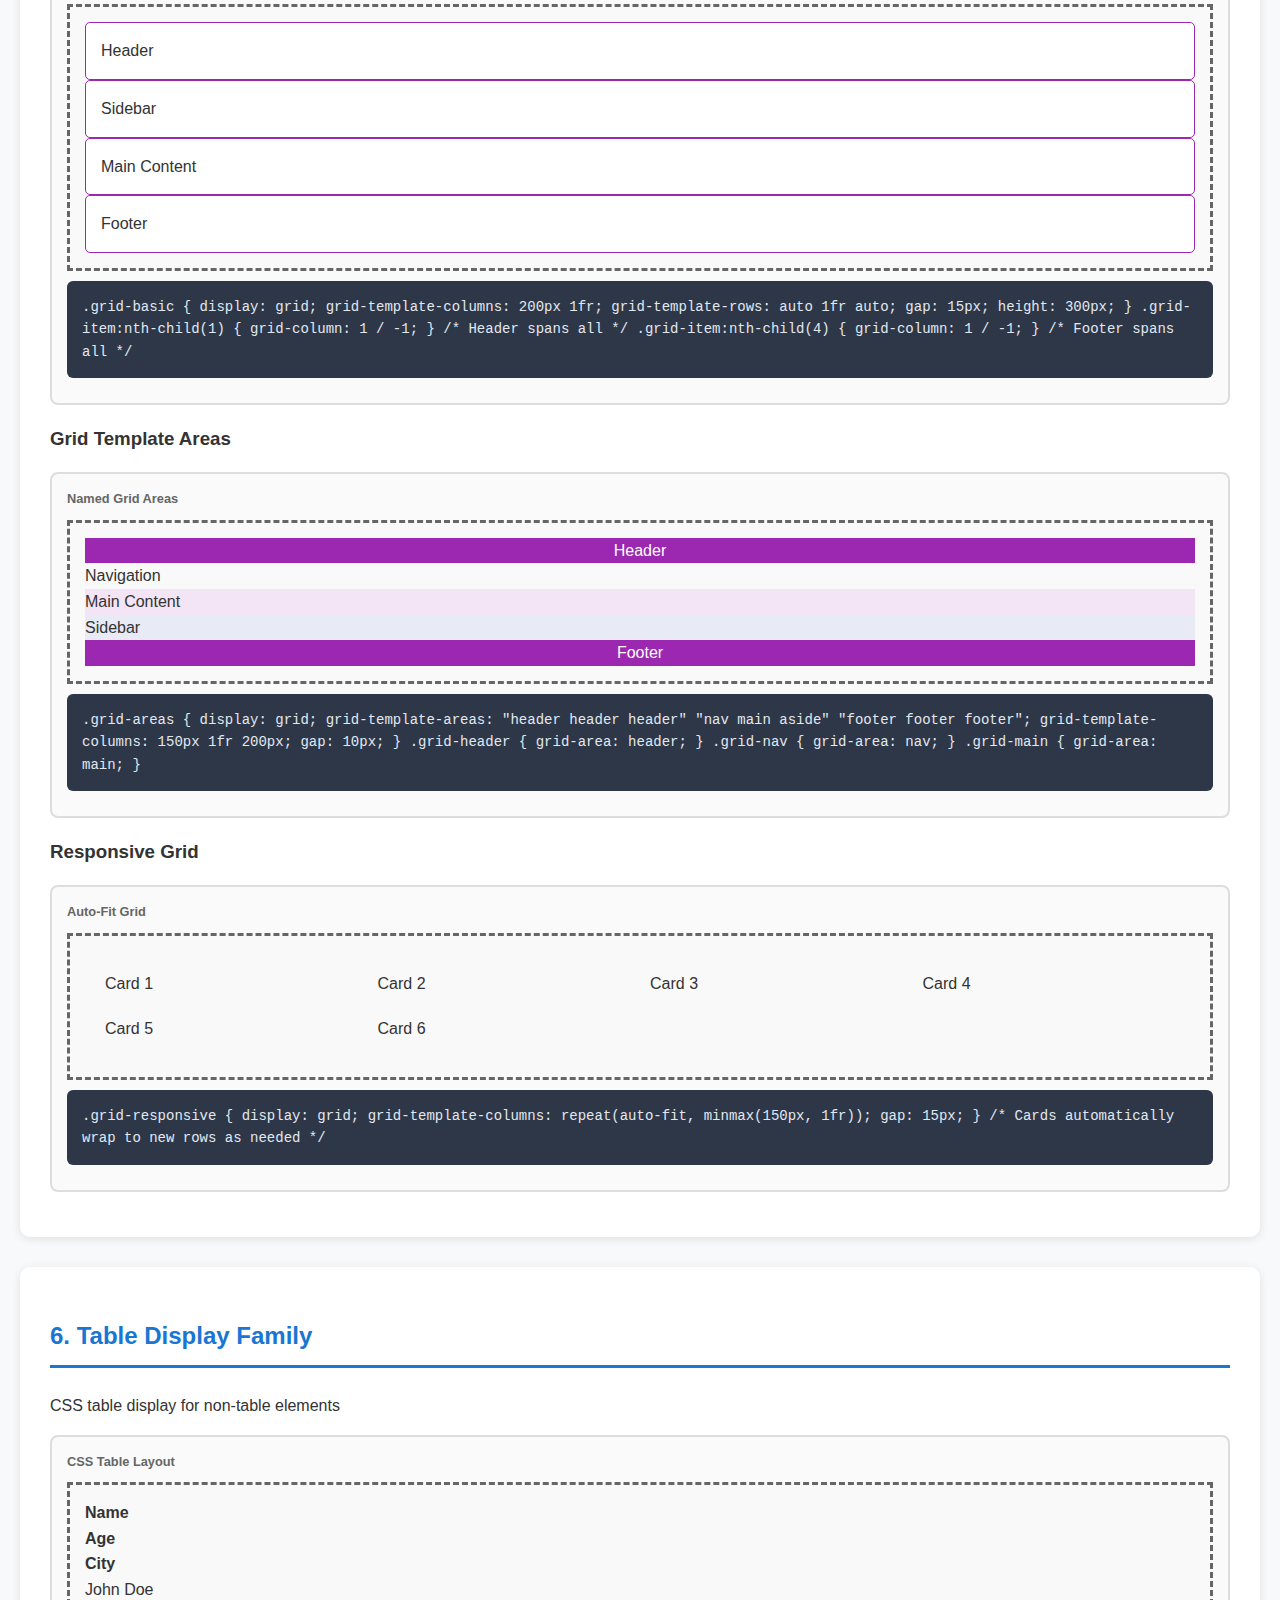
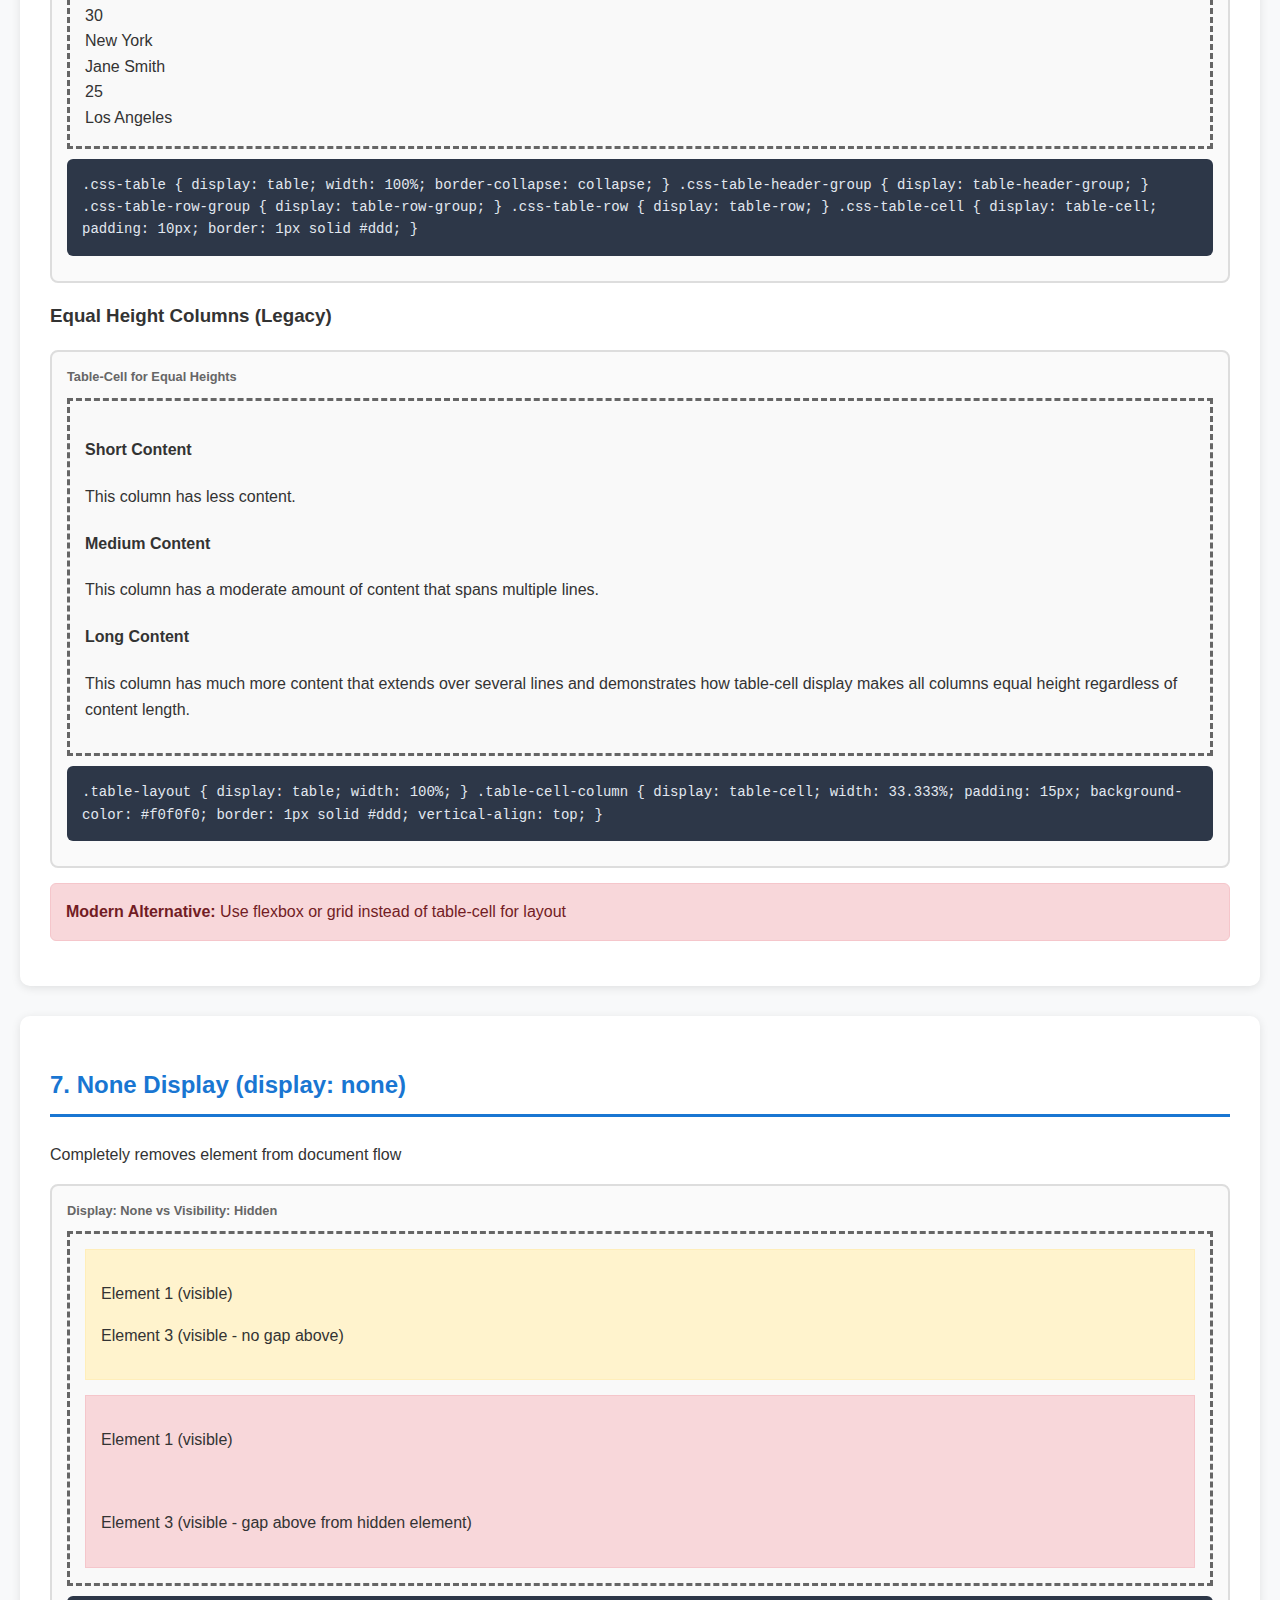
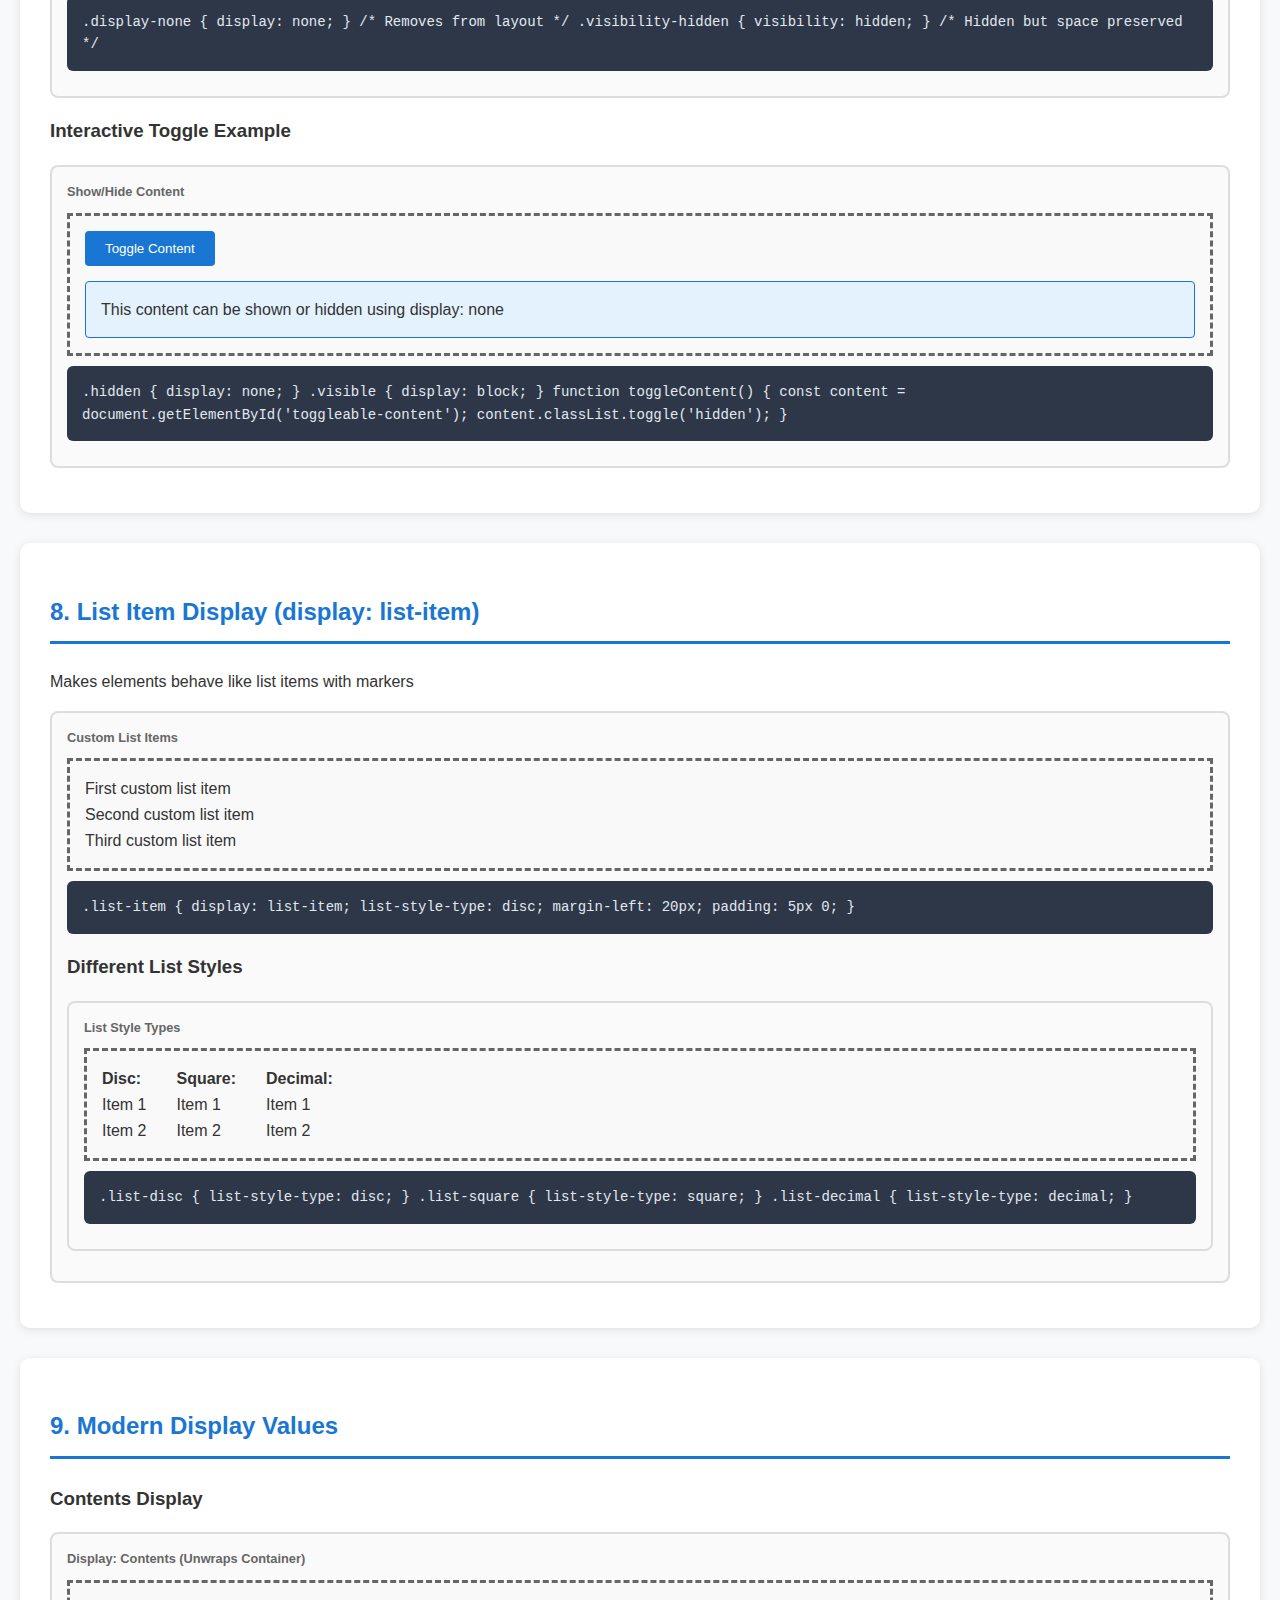
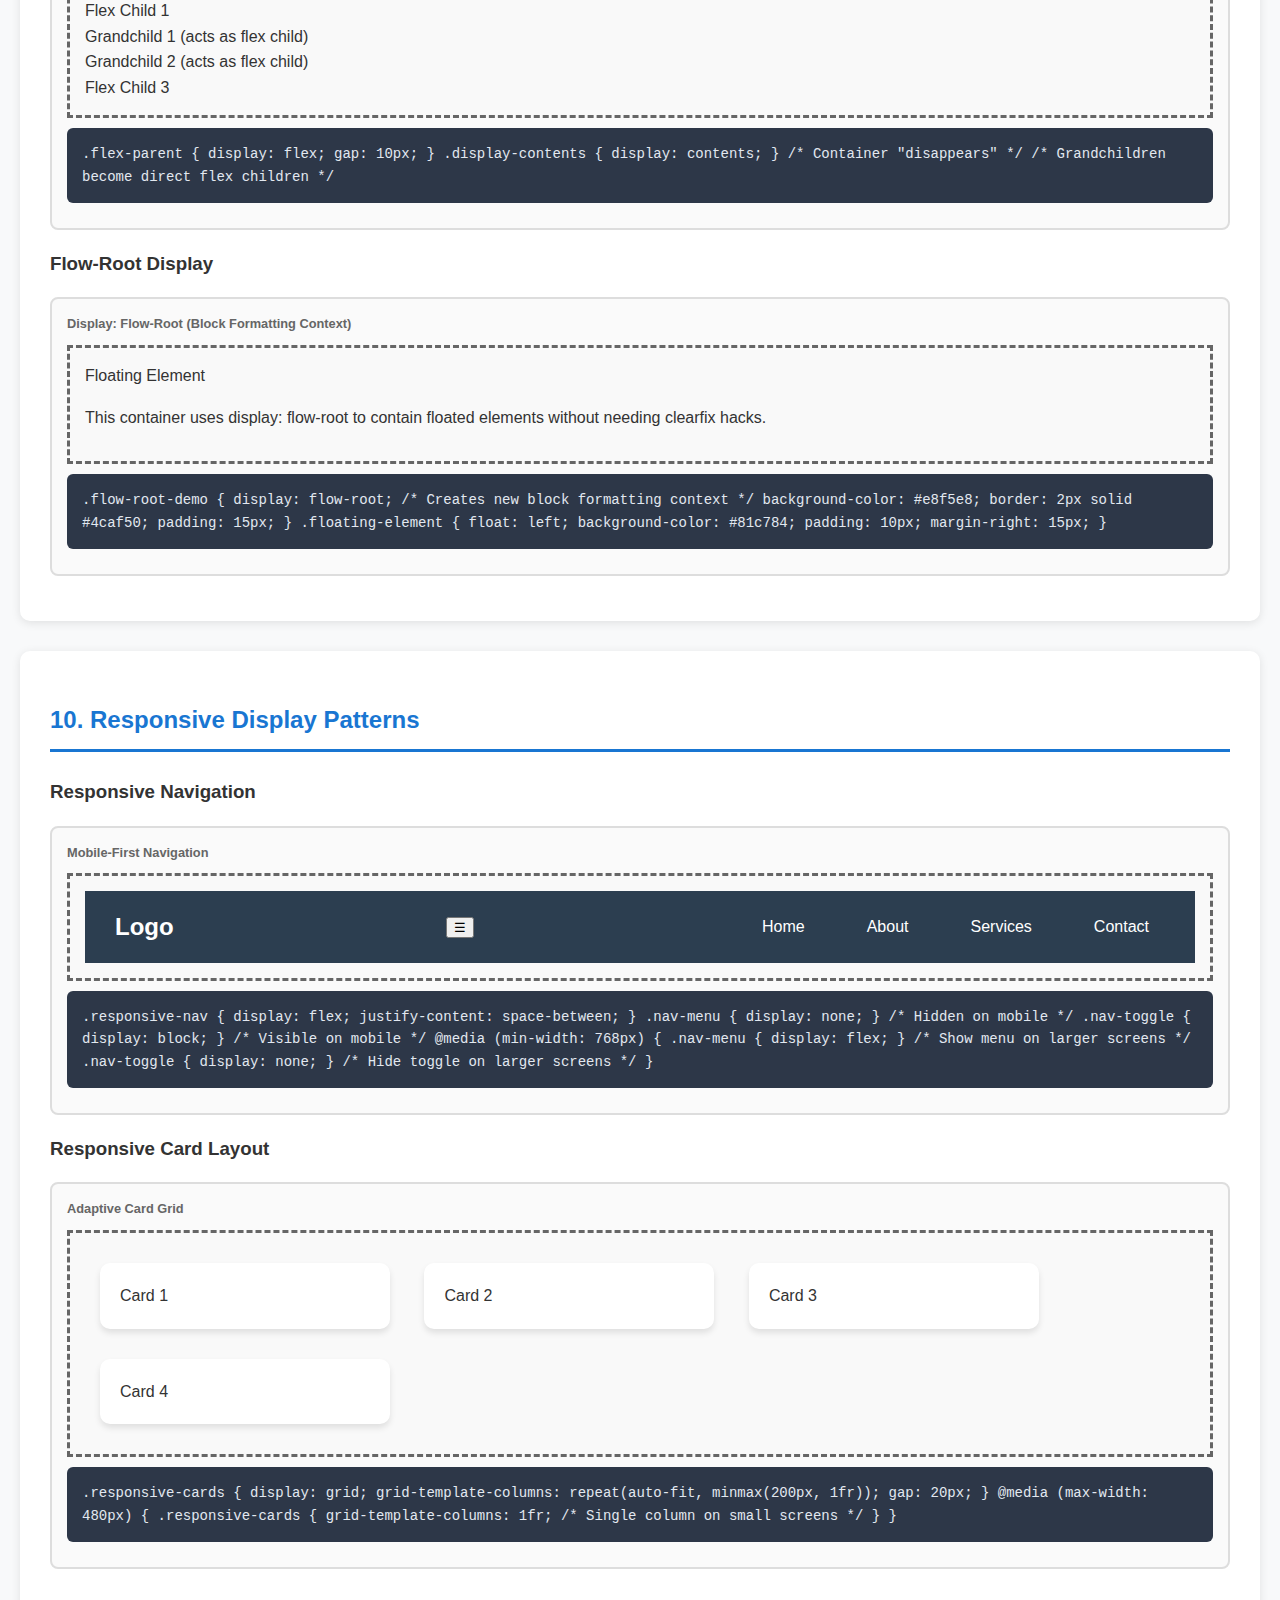
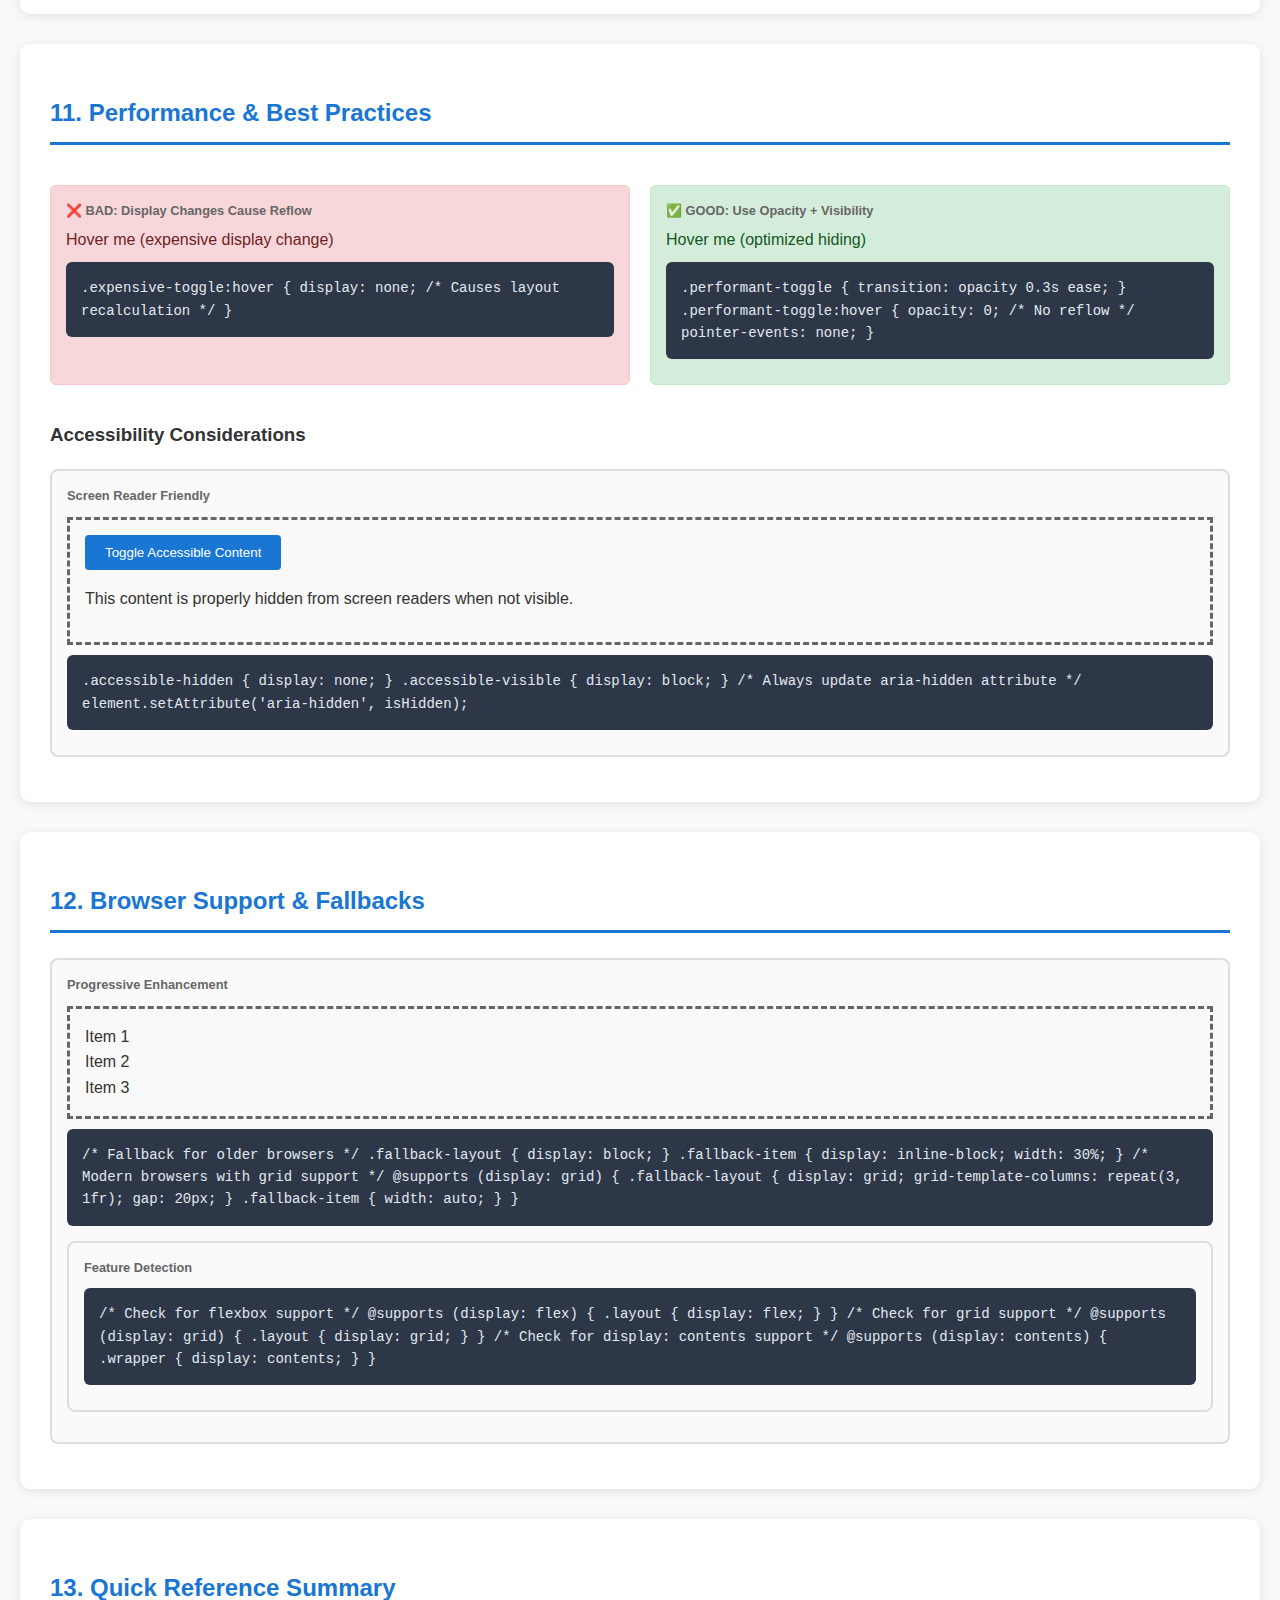
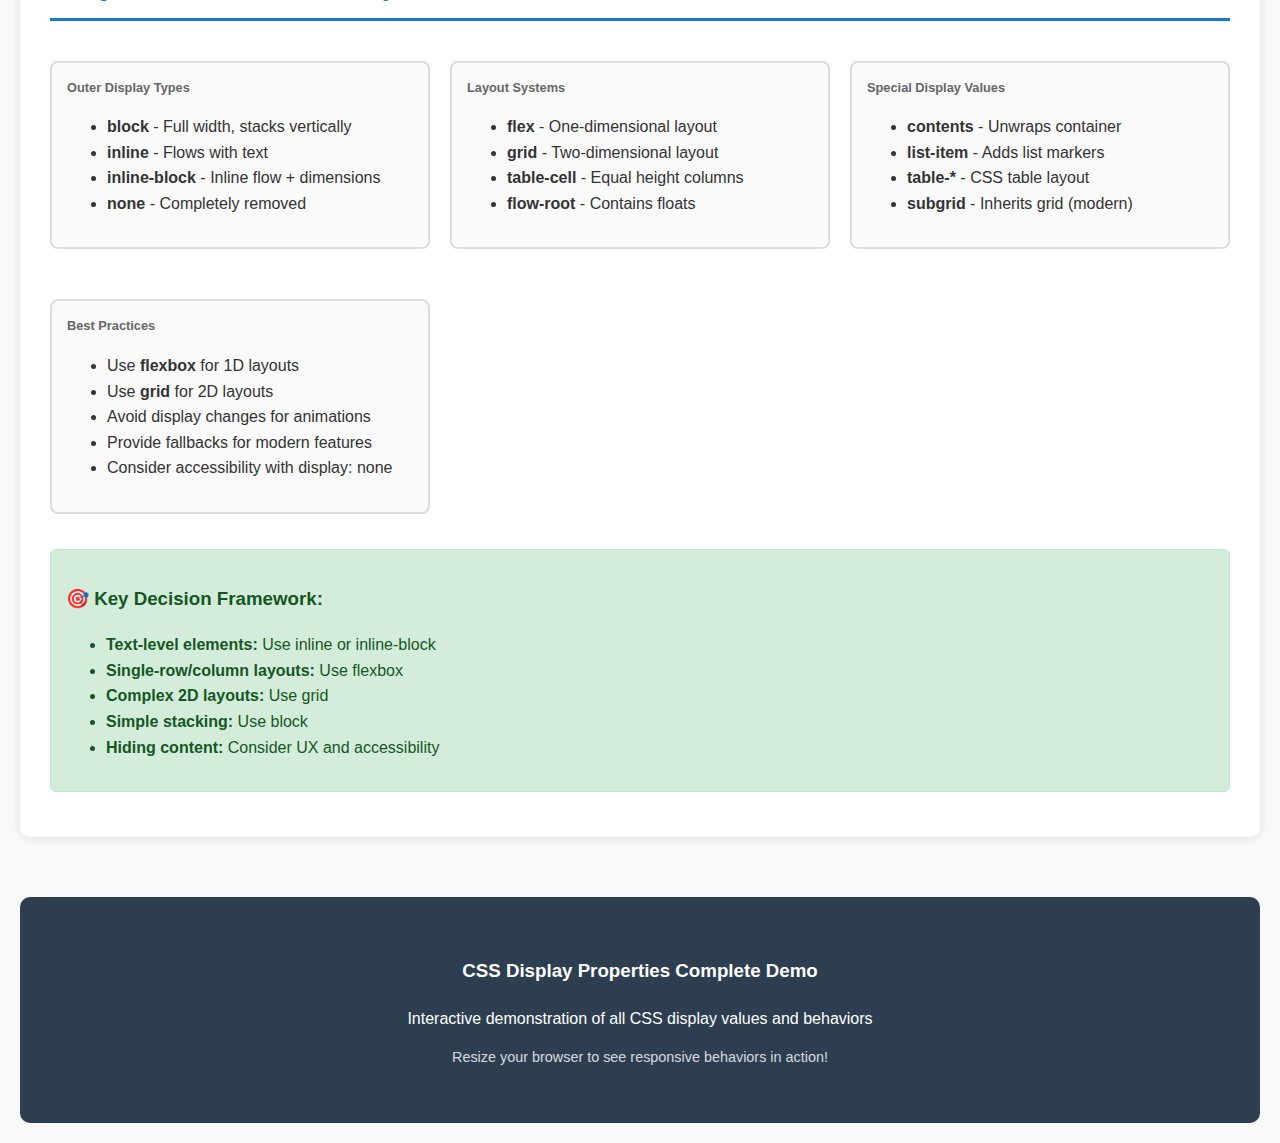
<file: CSS/displays-demo.html>
<!DOCTYPE html>
<html lang="en">
<head>
    <meta charset="UTF-8">
    <meta name="viewport" content="width=device-width, initial-scale=1.0">
    <title>CSS Display Properties - Complete Demo</title>
    <link rel="stylesheet" href="Displays.css">
    <style>
        /* Demo-specific styles */
        body {
            font-family: -apple-system, BlinkMacSystemFont, 'Segoe UI', Roboto, sans-serif;
            line-height: 1.6;
            margin: 0;
            padding: 20px;
            background-color: #f8f9fa;
            color: #333;
        }
        
        .section {
            background-color: white;
            margin: 30px 0;
            padding: 30px;
            border-radius: 10px;
            box-shadow: 0 2px 10px rgba(0, 0, 0, 0.1);
        }
        
        .section h2 {
            color: #1976d2;
            border-bottom: 3px solid #1976d2;
            padding-bottom: 10px;
            margin-bottom: 25px;
        }
        
        .demo-box {
            border: 2px solid #ddd;
            padding: 15px;
            margin: 15px 0;
            border-radius: 8px;
            background-color: #fafafa;
        }
        
        .element-demo {
            background-color: #e3f2fd;
            padding: 10px;
            margin: 5px;
            border: 1px solid #1976d2;
            border-radius: 4px;
        }
        
        .code-snippet {
            background-color: #2d3748;
            color: #e2e8f0;
            padding: 15px;
            border-radius: 6px;
            font-family: 'Courier New', monospace;
            font-size: 14px;
            margin: 10px 0;
            overflow-x: auto;
        }
        
        .highlight {
            background-color: #fff3cd;
            border: 1px solid #ffeeba;
            padding: 15px;
            border-radius: 6px;
            margin: 15px 0;
        }
        
        .warning {
            background-color: #f8d7da;
            border: 1px solid #f5c6cb;
            color: #721c24;
            padding: 15px;
            border-radius: 6px;
            margin: 15px 0;
        }
        
        .success {
            background-color: #d4edda;
            border: 1px solid #c3e6cb;
            color: #155724;
            padding: 15px;
            border-radius: 6px;
            margin: 15px 0;
        }
        
        .comparison-grid {
            display: grid;
            grid-template-columns: repeat(auto-fit, minmax(300px, 1fr));
            gap: 20px;
            margin: 20px 0;
        }
        
        .visual-container {
            border: 3px dashed #666;
            background-color: #f9f9f9;
            padding: 15px;
            margin: 10px 0;
        }
        
        .element-label {
            font-size: 0.8rem;
            color: #666;
            margin-bottom: 5px;
            font-weight: bold;
        }
    </style>
</head>
<body>
    
    <!-- Page Header -->
    <header style="text-align: center; margin-bottom: 40px;">
        <h1 style="font-size: 3rem; color: #1976d2; margin-bottom: 10px;">
            CSS Display Properties Complete Demo
        </h1>
        <p style="font-size: 1.2rem; color: #666; max-width: 60ch; margin: 0 auto;">
            Interactive demonstrations of all CSS display values and their behaviors
        </p>
    </header>

    <!-- 1. Block Elements -->
    <section class="section">
        <h2>1. Block Display (display: block)</h2>
        <p>Block elements take full width, stack vertically, and respect width/height</p>
        
        <div class="demo-box">
            <div class="element-label">Block Elements Behavior</div>
            <div class="visual-container">
                <div class="block-demo">Block Element 1 (100% width)</div>
                <div class="block-demo">Block Element 2 (stacks below)</div>
                <div class="block-demo" style="width: 200px;">Block Element 3 (200px width)</div>
            </div>
            <div class="code-snippet">
.block-demo {
    display: block;
    padding: 10px;
    background-color: #e3f2fd;
    border: 1px solid #1976d2;
    margin: 5px 0;
}
            </div>
        </div>
        
        <h3>Common Block Elements</h3>
        <div class="demo-box">
            <div class="element-label">Default Block Elements</div>
            <div class="visual-container">
                <h3>Heading (naturally block)</h3>
                <p>Paragraph (naturally block)</p>
                <div>Div (naturally block)</div>
                <span class="span-to-block">Span converted to block</span>
            </div>
            <div class="code-snippet">
/* These are block by default */
h1, h2, h3, p, div, section, article, header, footer { display: block; }

/* Converting inline to block */
.span-to-block { display: block; }
            </div>
        </div>
        
        <div class="success">
            <strong>Use Block for:</strong> Main content containers, headings, paragraphs, sections
        </div>
    </section>

    <!-- 2. Inline Elements -->
    <section class="section">
        <h2>2. Inline Display (display: inline)</h2>
        <p>Inline elements flow with text, don't break lines, ignore width/height</p>
        
        <div class="demo-box">
            <div class="element-label">Inline Elements Behavior</div>
            <div class="visual-container">
                <p>This is text with 
                <span class="inline-demo">inline span 1</span> and 
                <span class="inline-demo">inline span 2</span> and 
                <span class="inline-demo">inline span 3</span> flowing naturally with the text content.
                </p>
            </div>
            <div class="code-snippet">
.inline-demo {
    display: inline;
    background-color: #ffeb3b;
    padding: 2px 6px; /* Only horizontal padding respected */
    border: 1px solid #f57f17;
}
            </div>
        </div>
        
        <h3>Inline Element Limitations</h3>
        <div class="demo-box">
            <div class="element-label">Width/Height Ignored</div>
            <div class="visual-container">
                <p>Trying to set dimensions: 
                <span class="inline-with-dimensions">width: 200px; height: 100px;</span> 
                (dimensions are ignored!)
                </p>
            </div>
            <div class="code-snippet">
.inline-with-dimensions {
    display: inline;
    width: 200px; /* IGNORED */
    height: 100px; /* IGNORED */
    background-color: #ffcdd2;
    border: 2px solid #f44336;
}
            </div>
        </div>
        
        <h3>Common Inline Elements</h3>
        <div class="demo-box">
            <div class="element-label">Default Inline Elements</div>
            <div class="visual-container">
                <p>Text with <strong>strong (bold)</strong>, <em>em (italic)</em>, 
                <a href="#" style="color: #1976d2;">link</a>, and 
                <span>span</span> elements flowing inline.
                </p>
            </div>
            <div class="code-snippet">
/* These are inline by default */
span, a, strong, em, img, input, button { display: inline; }
            </div>
        </div>
        
        <div class="warning">
            <strong>Avoid inline for:</strong> Setting width/height, vertical margins, complex layouts
        </div>
    </section>

    <!-- 3. Inline-Block Elements -->
    <section class="section">
        <h2>3. Inline-Block Display (display: inline-block)</h2>
        <p>Best of both: flows inline but respects dimensions and margins</p>
        
        <div class="demo-box">
            <div class="element-label">Inline-Block Behavior</div>
            <div class="visual-container">
                <div style="text-align: center;">
                    <div class="inline-block-demo">Box 1<br>100×80px</div>
                    <div class="inline-block-demo" style="width: 120px; height: 60px;">Box 2<br>120×60px</div>
                    <div class="inline-block-demo" style="width: 80px; height: 100px;">Box 3<br>80×100px</div>
                </div>
            </div>
            <div class="code-snippet">
.inline-block-demo {
    display: inline-block;
    width: 100px;
    height: 80px;
    background-color: #c8e6c9;
    border: 2px solid #4caf50;
    margin: 10px;
    text-align: center;
    vertical-align: top; /* Alignment control */
}
            </div>
        </div>
        
        <h3>Vertical Alignment Control</h3>
        <div class="demo-box">
            <div class="element-label">Vertical-Align Options</div>
            <div class="visual-container">
                <div class="inline-block-base">Baseline</div>
                <div class="inline-block-top">Top</div>
                <div class="inline-block-middle">Middle</div>
                <div class="inline-block-bottom">Bottom</div>
            </div>
            <div class="code-snippet">
.inline-block-base { vertical-align: baseline; } /* Default */
.inline-block-top { vertical-align: top; }
.inline-block-middle { vertical-align: middle; }
.inline-block-bottom { vertical-align: bottom; }
            </div>
        </div>
        
        <h3>Common Use Cases</h3>
        <div class="demo-box">
            <div class="element-label">Navigation Menu</div>
            <div class="visual-container">
                <nav class="inline-block-nav">
                    <a href="#" class="nav-item">Home</a>
                    <a href="#" class="nav-item">About</a>
                    <a href="#" class="nav-item">Services</a>
                    <a href="#" class="nav-item">Contact</a>
                </nav>
            </div>
            <div class="code-snippet">
.nav-item {
    display: inline-block;
    padding: 12px 20px;
    background-color: #1976d2;
    color: white;
    text-decoration: none;
    margin: 0 5px;
    border-radius: 4px;
}
            </div>
        </div>
        
        <div class="success">
            <strong>Perfect for:</strong> Navigation menus, button groups, grid-like layouts, thumbnail galleries
        </div>
    </section>

    <!-- 4. Flexbox -->
    <section class="section">
        <h2>4. Flexbox Display (display: flex)</h2>
        <p>One-dimensional layout with powerful alignment and distribution</p>
        
        <div class="demo-box">
            <div class="element-label">Basic Flex Container</div>
            <div class="visual-container">
                <div class="flex-container-demo">
                    <div class="flex-item">Item 1</div>
                    <div class="flex-item">Item 2</div>
                    <div class="flex-item">Item 3</div>
                </div>
            </div>
            <div class="code-snippet">
.flex-container-demo {
    display: flex;
    gap: 10px;
    padding: 15px;
    background-color: #e8f5e8;
    border: 2px solid #4caf50;
}
.flex-item {
    flex: 1; /* Equal distribution */
    padding: 15px;
    background-color: #81c784;
    text-align: center;
}
            </div>
        </div>
        
        <h3>Flex Direction Options</h3>
        <div class="comparison-grid">
            <div class="demo-box">
                <div class="element-label">Row (Default)</div>
                <div class="visual-container">
                    <div class="flex-row">
                        <div class="flex-item-small">1</div>
                        <div class="flex-item-small">2</div>
                        <div class="flex-item-small">3</div>
                    </div>
                </div>
                <div class="code-snippet">
.flex-row {
    display: flex;
    flex-direction: row; /* Default */
}
                </div>
            </div>
            
            <div class="demo-box">
                <div class="element-label">Column</div>
                <div class="visual-container">
                    <div class="flex-column">
                        <div class="flex-item-small">1</div>
                        <div class="flex-item-small">2</div>
                        <div class="flex-item-small">3</div>
                    </div>
                </div>
                <div class="code-snippet">
.flex-column {
    display: flex;
    flex-direction: column;
    height: 200px;
}
                </div>
            </div>
        </div>
        
        <h3>Justify Content (Main Axis)</h3>
        <div class="demo-box">
            <div class="element-label">Horizontal Alignment Options</div>
            <div class="visual-container">
                <div style="margin: 10px 0;">
                    <strong>Start:</strong>
                    <div class="justify-start">
                        <div class="flex-item-small">A</div>
                        <div class="flex-item-small">B</div>
                        <div class="flex-item-small">C</div>
                    </div>
                </div>
                <div style="margin: 10px 0;">
                    <strong>Center:</strong>
                    <div class="justify-center">
                        <div class="flex-item-small">A</div>
                        <div class="flex-item-small">B</div>
                        <div class="flex-item-small">C</div>
                    </div>
                </div>
                <div style="margin: 10px 0;">
                    <strong>Space Between:</strong>
                    <div class="justify-between">
                        <div class="flex-item-small">A</div>
                        <div class="flex-item-small">B</div>
                        <div class="flex-item-small">C</div>
                    </div>
                </div>
                <div style="margin: 10px 0;">
                    <strong>Space Around:</strong>
                    <div class="justify-around">
                        <div class="flex-item-small">A</div>
                        <div class="flex-item-small">B</div>
                        <div class="flex-item-small">C</div>
                    </div>
                </div>
            </div>
            <div class="code-snippet">
.justify-start { justify-content: flex-start; } /* Default */
.justify-center { justify-content: center; }
.justify-between { justify-content: space-between; }
.justify-around { justify-content: space-around; }
            </div>
        </div>
        
        <h3>Align Items (Cross Axis)</h3>
        <div class="demo-box">
            <div class="element-label">Vertical Alignment Options</div>
            <div class="visual-container">
                <div class="flex-align-demo">
                    <div class="align-start">
                        <div class="flex-item-varied" style="height: 40px;">Short</div>
                        <div class="flex-item-varied" style="height: 80px;">Medium</div>
                        <div class="flex-item-varied" style="height: 60px;">Tall</div>
                    </div>
                    <div class="align-center">
                        <div class="flex-item-varied" style="height: 40px;">Short</div>
                        <div class="flex-item-varied" style="height: 80px;">Medium</div>
                        <div class="flex-item-varied" style="height: 60px;">Tall</div>
                    </div>
                </div>
            </div>
            <div class="code-snippet">
.align-start { align-items: flex-start; }
.align-center { align-items: center; }
.align-end { align-items: flex-end; }
.align-stretch { align-items: stretch; } /* Default */
            </div>
        </div>
    </section>

    <!-- 5. CSS Grid -->
    <section class="section">
        <h2>5. Grid Display (display: grid)</h2>
        <p>Two-dimensional layout system for complex designs</p>
        
        <div class="demo-box">
            <div class="element-label">Basic Grid Layout</div>
            <div class="visual-container">
                <div class="grid-basic">
                    <div class="grid-item">Header</div>
                    <div class="grid-item">Sidebar</div>
                    <div class="grid-item">Main Content</div>
                    <div class="grid-item">Footer</div>
                </div>
            </div>
            <div class="code-snippet">
.grid-basic {
    display: grid;
    grid-template-columns: 200px 1fr;
    grid-template-rows: auto 1fr auto;
    gap: 15px;
    height: 300px;
}
.grid-item:nth-child(1) { grid-column: 1 / -1; } /* Header spans all */
.grid-item:nth-child(4) { grid-column: 1 / -1; } /* Footer spans all */
            </div>
        </div>
        
        <h3>Grid Template Areas</h3>
        <div class="demo-box">
            <div class="element-label">Named Grid Areas</div>
            <div class="visual-container">
                <div class="grid-areas">
                    <div class="grid-header">Header</div>
                    <div class="grid-nav">Navigation</div>
                    <div class="grid-main">Main Content</div>
                    <div class="grid-aside">Sidebar</div>
                    <div class="grid-footer">Footer</div>
                </div>
            </div>
            <div class="code-snippet">
.grid-areas {
    display: grid;
    grid-template-areas:
        "header header header"
        "nav    main   aside"
        "footer footer footer";
    grid-template-columns: 150px 1fr 200px;
    gap: 10px;
}
.grid-header { grid-area: header; }
.grid-nav { grid-area: nav; }
.grid-main { grid-area: main; }
            </div>
        </div>
        
        <h3>Responsive Grid</h3>
        <div class="demo-box">
            <div class="element-label">Auto-Fit Grid</div>
            <div class="visual-container">
                <div class="grid-responsive">
                    <div class="grid-card">Card 1</div>
                    <div class="grid-card">Card 2</div>
                    <div class="grid-card">Card 3</div>
                    <div class="grid-card">Card 4</div>
                    <div class="grid-card">Card 5</div>
                    <div class="grid-card">Card 6</div>
                </div>
            </div>
            <div class="code-snippet">
.grid-responsive {
    display: grid;
    grid-template-columns: repeat(auto-fit, minmax(150px, 1fr));
    gap: 15px;
}
/* Cards automatically wrap to new rows as needed */
            </div>
        </div>
    </section>

    <!-- 6. Table Display Family -->
    <section class="section">
        <h2>6. Table Display Family</h2>
        <p>CSS table display for non-table elements</p>
        
        <div class="demo-box">
            <div class="element-label">CSS Table Layout</div>
            <div class="visual-container">
                <div class="css-table">
                    <div class="css-table-header-group">
                        <div class="css-table-row">
                            <div class="css-table-cell"><strong>Name</strong></div>
                            <div class="css-table-cell"><strong>Age</strong></div>
                            <div class="css-table-cell"><strong>City</strong></div>
                        </div>
                    </div>
                    <div class="css-table-row-group">
                        <div class="css-table-row">
                            <div class="css-table-cell">John Doe</div>
                            <div class="css-table-cell">30</div>
                            <div class="css-table-cell">New York</div>
                        </div>
                        <div class="css-table-row">
                            <div class="css-table-cell">Jane Smith</div>
                            <div class="css-table-cell">25</div>
                            <div class="css-table-cell">Los Angeles</div>
                        </div>
                    </div>
                </div>
            </div>
            <div class="code-snippet">
.css-table { display: table; width: 100%; border-collapse: collapse; }
.css-table-header-group { display: table-header-group; }
.css-table-row-group { display: table-row-group; }
.css-table-row { display: table-row; }
.css-table-cell { 
    display: table-cell; 
    padding: 10px; 
    border: 1px solid #ddd; 
}
            </div>
        </div>
        
        <h3>Equal Height Columns (Legacy)</h3>
        <div class="demo-box">
            <div class="element-label">Table-Cell for Equal Heights</div>
            <div class="visual-container">
                <div class="table-layout">
                    <div class="table-cell-column">
                        <h4>Short Content</h4>
                        <p>This column has less content.</p>
                    </div>
                    <div class="table-cell-column">
                        <h4>Medium Content</h4>
                        <p>This column has a moderate amount of content that spans multiple lines.</p>
                    </div>
                    <div class="table-cell-column">
                        <h4>Long Content</h4>
                        <p>This column has much more content that extends over several lines and demonstrates how table-cell display makes all columns equal height regardless of content length.</p>
                    </div>
                </div>
            </div>
            <div class="code-snippet">
.table-layout { display: table; width: 100%; }
.table-cell-column {
    display: table-cell;
    width: 33.333%;
    padding: 15px;
    background-color: #f0f0f0;
    border: 1px solid #ddd;
    vertical-align: top;
}
            </div>
        </div>
        
        <div class="warning">
            <strong>Modern Alternative:</strong> Use flexbox or grid instead of table-cell for layout
        </div>
    </section>

    <!-- 7. None Display -->
    <section class="section">
        <h2>7. None Display (display: none)</h2>
        <p>Completely removes element from document flow</p>
        
        <div class="demo-box">
            <div class="element-label">Display: None vs Visibility: Hidden</div>
            <div class="visual-container">
                <div style="background: #fff3cd; padding: 15px; border: 1px solid #ffeeba;">
                    <p>Element 1 (visible)</p>
                    <p class="display-none">Element 2 (display: none - completely removed)</p>
                    <p>Element 3 (visible - no gap above)</p>
                </div>
                <div style="background: #f8d7da; padding: 15px; border: 1px solid #f5c6cb; margin-top: 15px;">
                    <p>Element 1 (visible)</p>
                    <p class="visibility-hidden">Element 2 (visibility: hidden - space preserved)</p>
                    <p>Element 3 (visible - gap above from hidden element)</p>
                </div>
            </div>
            <div class="code-snippet">
.display-none { display: none; } /* Removes from layout */
.visibility-hidden { visibility: hidden; } /* Hidden but space preserved */
            </div>
        </div>
        
        <h3>Interactive Toggle Example</h3>
        <div class="demo-box">
            <div class="element-label">Show/Hide Content</div>
            <div class="visual-container">
                <button onclick="toggleContent()" style="padding: 10px 20px; background: #1976d2; color: white; border: none; border-radius: 4px; cursor: pointer;">
                    Toggle Content
                </button>
                <div id="toggleable-content" style="margin-top: 15px; padding: 15px; background: #e3f2fd; border: 1px solid #1976d2; border-radius: 4px;">
                    This content can be shown or hidden using display: none
                </div>
            </div>
            <div class="code-snippet">
.hidden { display: none; }
.visible { display: block; }

function toggleContent() {
    const content = document.getElementById('toggleable-content');
    content.classList.toggle('hidden');
}
            </div>
        </div>
    </section>

    <!-- 8. List Item Display -->
    <section class="section">
        <h2>8. List Item Display (display: list-item)</h2>
        <p>Makes elements behave like list items with markers</p>
        
        <div class="demo-box">
            <div class="element-label">Custom List Items</div>
            <div class="visual-container">
                <div class="custom-list">
                    <div class="list-item">First custom list item</div>
                    <div class="list-item">Second custom list item</div>
                    <div class="list-item">Third custom list item</div>
                </div>
            </div>
            <div class="code-snippet">
.list-item {
    display: list-item;
    list-style-type: disc;
    margin-left: 20px;
    padding: 5px 0;
}
            </code>
        </div>
        
        <h3>Different List Styles</h3>
        <div class="demo-box">
            <div class="element-label">List Style Types</div>
            <div class="visual-container">
                <div style="display: flex; gap: 30px;">
                    <div>
                        <strong>Disc:</strong>
                        <div class="list-disc">Item 1</div>
                        <div class="list-disc">Item 2</div>
                    </div>
                    <div>
                        <strong>Square:</strong>
                        <div class="list-square">Item 1</div>
                        <div class="list-square">Item 2</div>
                    </div>
                    <div>
                        <strong>Decimal:</strong>
                        <div class="list-decimal">Item 1</div>
                        <div class="list-decimal">Item 2</div>
                    </div>
                </div>
            </div>
            <div class="code-snippet">
.list-disc { list-style-type: disc; }
.list-square { list-style-type: square; }
.list-decimal { list-style-type: decimal; }
            </div>
        </div>
    </section>

    <!-- 9. Modern Display Values -->
    <section class="section">
        <h2>9. Modern Display Values</h2>
        
        <h3>Contents Display</h3>
        <div class="demo-box">
            <div class="element-label">Display: Contents (Unwraps Container)</div>
            <div class="visual-container">
                <div class="flex-parent">
                    <div>Flex Child 1</div>
                    <div class="display-contents">
                        <div>Grandchild 1 (acts as flex child)</div>
                        <div>Grandchild 2 (acts as flex child)</div>
                    </div>
                    <div>Flex Child 3</div>
                </div>
            </div>
            <div class="code-snippet">
.flex-parent { display: flex; gap: 10px; }
.display-contents { display: contents; } /* Container "disappears" */
/* Grandchildren become direct flex children */
            </div>
        </div>
        
        <h3>Flow-Root Display</h3>
        <div class="demo-box">
            <div class="element-label">Display: Flow-Root (Block Formatting Context)</div>
            <div class="visual-container">
                <div class="flow-root-demo">
                    <div class="floating-element">Floating Element</div>
                    <p>This container uses display: flow-root to contain floated elements without needing clearfix hacks.</p>
                </div>
            </div>
            <div class="code-snippet">
.flow-root-demo {
    display: flow-root; /* Creates new block formatting context */
    background-color: #e8f5e8;
    border: 2px solid #4caf50;
    padding: 15px;
}
.floating-element {
    float: left;
    background-color: #81c784;
    padding: 10px;
    margin-right: 15px;
}
            </div>
        </div>
    </section>

    <!-- 10. Responsive Patterns -->
    <section class="section">
        <h2>10. Responsive Display Patterns</h2>
        
        <h3>Responsive Navigation</h3>
        <div class="demo-box">
            <div class="element-label">Mobile-First Navigation</div>
            <div class="visual-container">
                <nav class="responsive-nav">
                    <div class="nav-brand">Logo</div>
                    <button class="nav-toggle" onclick="toggleNav()">☰</button>
                    <div class="nav-menu" id="nav-menu">
                        <a href="#" class="nav-link">Home</a>
                        <a href="#" class="nav-link">About</a>
                        <a href="#" class="nav-link">Services</a>
                        <a href="#" class="nav-link">Contact</a>
                    </div>
                </nav>
            </div>
            <div class="code-snippet">
.responsive-nav { display: flex; justify-content: space-between; }
.nav-menu { display: none; } /* Hidden on mobile */
.nav-toggle { display: block; } /* Visible on mobile */

@media (min-width: 768px) {
    .nav-menu { display: flex; } /* Show menu on larger screens */
    .nav-toggle { display: none; } /* Hide toggle on larger screens */
}
            </div>
        </div>
        
        <h3>Responsive Card Layout</h3>
        <div class="demo-box">
            <div class="element-label">Adaptive Card Grid</div>
            <div class="visual-container">
                <div class="responsive-cards">
                    <div class="card">Card 1</div>
                    <div class="card">Card 2</div>
                    <div class="card">Card 3</div>
                    <div class="card">Card 4</div>
                </div>
            </div>
            <div class="code-snippet">
.responsive-cards {
    display: grid;
    grid-template-columns: repeat(auto-fit, minmax(200px, 1fr));
    gap: 20px;
}
@media (max-width: 480px) {
    .responsive-cards {
        grid-template-columns: 1fr; /* Single column on small screens */
    }
}
            </div>
        </div>
    </section>

    <!-- 11. Performance & Best Practices -->
    <section class="section">
        <h2>11. Performance & Best Practices</h2>
        
        <div class="comparison-grid">
            <div class="demo-box warning">
                <div class="element-label">❌ BAD: Display Changes Cause Reflow</div>
                <div class="expensive-toggle">
                    Hover me (expensive display change)
                </div>
                <div class="code-snippet">
.expensive-toggle:hover {
    display: none; /* Causes layout recalculation */
}
                </div>
            </div>
            
            <div class="demo-box success">
                <div class="element-label">✅ GOOD: Use Opacity + Visibility</div>
                <div class="performant-toggle">
                    Hover me (optimized hiding)
                </div>
                <div class="code-snippet">
.performant-toggle {
    transition: opacity 0.3s ease;
}
.performant-toggle:hover {
    opacity: 0; /* No reflow */
    pointer-events: none;
}
                </div>
            </div>
        </div>
        
        <h3>Accessibility Considerations</h3>
        <div class="demo-box">
            <div class="element-label">Screen Reader Friendly</div>
            <div class="visual-container">
                <button onclick="toggleAccessibleContent()" style="padding: 10px 20px; background: #1976d2; color: white; border: none; border-radius: 4px;">
                    Toggle Accessible Content
                </button>
                <div id="accessible-content" class="accessible-hidden" aria-hidden="true">
                    <p>This content is properly hidden from screen readers when not visible.</p>
                </div>
            </div>
            <div class="code-snippet">
.accessible-hidden {
    display: none;
}
.accessible-visible {
    display: block;
}
/* Always update aria-hidden attribute */
element.setAttribute('aria-hidden', isHidden);
            </div>
        </div>
    </section>

    <!-- 12. Browser Support & Fallbacks -->
    <section class="section">
        <h2>12. Browser Support & Fallbacks</h2>
        
        <div class="demo-box">
            <div class="element-label">Progressive Enhancement</div>
            <div class="visual-container">
                <div class="fallback-layout">
                    <div class="fallback-item">Item 1</div>
                    <div class="fallback-item">Item 2</div>
                    <div class="fallback-item">Item 3</div>
                </div>
            </div>
            <div class="code-snippet">
/* Fallback for older browsers */
.fallback-layout { display: block; }
.fallback-item { display: inline-block; width: 30%; }

/* Modern browsers with grid support */
@supports (display: grid) {
    .fallback-layout {
        display: grid;
        grid-template-columns: repeat(3, 1fr);
        gap: 20px;
    }
    .fallback-item { width: auto; }
}
            </code>
        </div>
        
        <div class="demo-box">
            <div class="element-label">Feature Detection</div>
            <div class="code-snippet">
/* Check for flexbox support */
@supports (display: flex) {
    .layout { display: flex; }
}

/* Check for grid support */
@supports (display: grid) {
    .layout { display: grid; }
}

/* Check for display: contents support */
@supports (display: contents) {
    .wrapper { display: contents; }
}
            </div>
        </div>
    </section>

    <!-- Quick Reference -->
    <section class="section">
        <h2>13. Quick Reference Summary</h2>
        
        <div class="comparison-grid">
            <div class="demo-box">
                <div class="element-label">Outer Display Types</div>
                <ul>
                    <li><strong>block</strong> - Full width, stacks vertically</li>
                    <li><strong>inline</strong> - Flows with text</li>
                    <li><strong>inline-block</strong> - Inline flow + dimensions</li>
                    <li><strong>none</strong> - Completely removed</li>
                </ul>
            </div>
            
            <div class="demo-box">
                <div class="element-label">Layout Systems</div>
                <ul>
                    <li><strong>flex</strong> - One-dimensional layout</li>
                    <li><strong>grid</strong> - Two-dimensional layout</li>
                    <li><strong>table-cell</strong> - Equal height columns</li>
                    <li><strong>flow-root</strong> - Contains floats</li>
                </ul>
            </div>
            
            <div class="demo-box">
                <div class="element-label">Special Display Values</div>
                <ul>
                    <li><strong>contents</strong> - Unwraps container</li>
                    <li><strong>list-item</strong> - Adds list markers</li>
                    <li><strong>table-*</strong> - CSS table layout</li>
                    <li><strong>subgrid</strong> - Inherits grid (modern)</li>
                </ul>
            </div>
            
            <div class="demo-box">
                <div class="element-label">Best Practices</div>
                <ul>
                    <li>Use <strong>flexbox</strong> for 1D layouts</li>
                    <li>Use <strong>grid</strong> for 2D layouts</li>
                    <li>Avoid display changes for animations</li>
                    <li>Provide fallbacks for modern features</li>
                    <li>Consider accessibility with display: none</li>
                </ul>
            </div>
        </div>
        
        <div class="success">
            <h3>🎯 Key Decision Framework:</h3>
            <ul>
                <li><strong>Text-level elements:</strong> Use inline or inline-block</li>
                <li><strong>Single-row/column layouts:</strong> Use flexbox</li>
                <li><strong>Complex 2D layouts:</strong> Use grid</li>
                <li><strong>Simple stacking:</strong> Use block</li>
                <li><strong>Hiding content:</strong> Consider UX and accessibility</li>
            </ul>
        </div>
    </section>

    <!-- Footer -->
    <footer style="text-align: center; margin-top: 60px; padding: 40px; background-color: #2c3e50; color: white; border-radius: 10px;">
        <h3 style="margin-bottom: 20px;">CSS Display Properties Complete Demo</h3>
        <p style="margin-bottom: 10px;">Interactive demonstration of all CSS display values and behaviors</p>
        <p style="font-size: 0.9rem; opacity: 0.8;">
            Resize your browser to see responsive behaviors in action!
        </p>
    </footer>

    <script>
        function toggleContent() {
            const content = document.getElementById('toggleable-content');
            content.style.display = content.style.display === 'none' ? 'block' : 'none';
        }

        function toggleNav() {
            const menu = document.getElementById('nav-menu');
            menu.style.display = menu.style.display === 'flex' ? 'none' : 'flex';
        }

        function toggleAccessibleContent() {
            const content = document.getElementById('accessible-content');
            const isHidden = content.classList.contains('accessible-hidden');
            
            if (isHidden) {
                content.classList.remove('accessible-hidden');
                content.classList.add('accessible-visible');
                content.setAttribute('aria-hidden', 'false');
            } else {
                content.classList.remove('accessible-visible');
                content.classList.add('accessible-hidden');
                content.setAttribute('aria-hidden', 'true');
            }
        }
    </script>

</body>
</html>
</file>
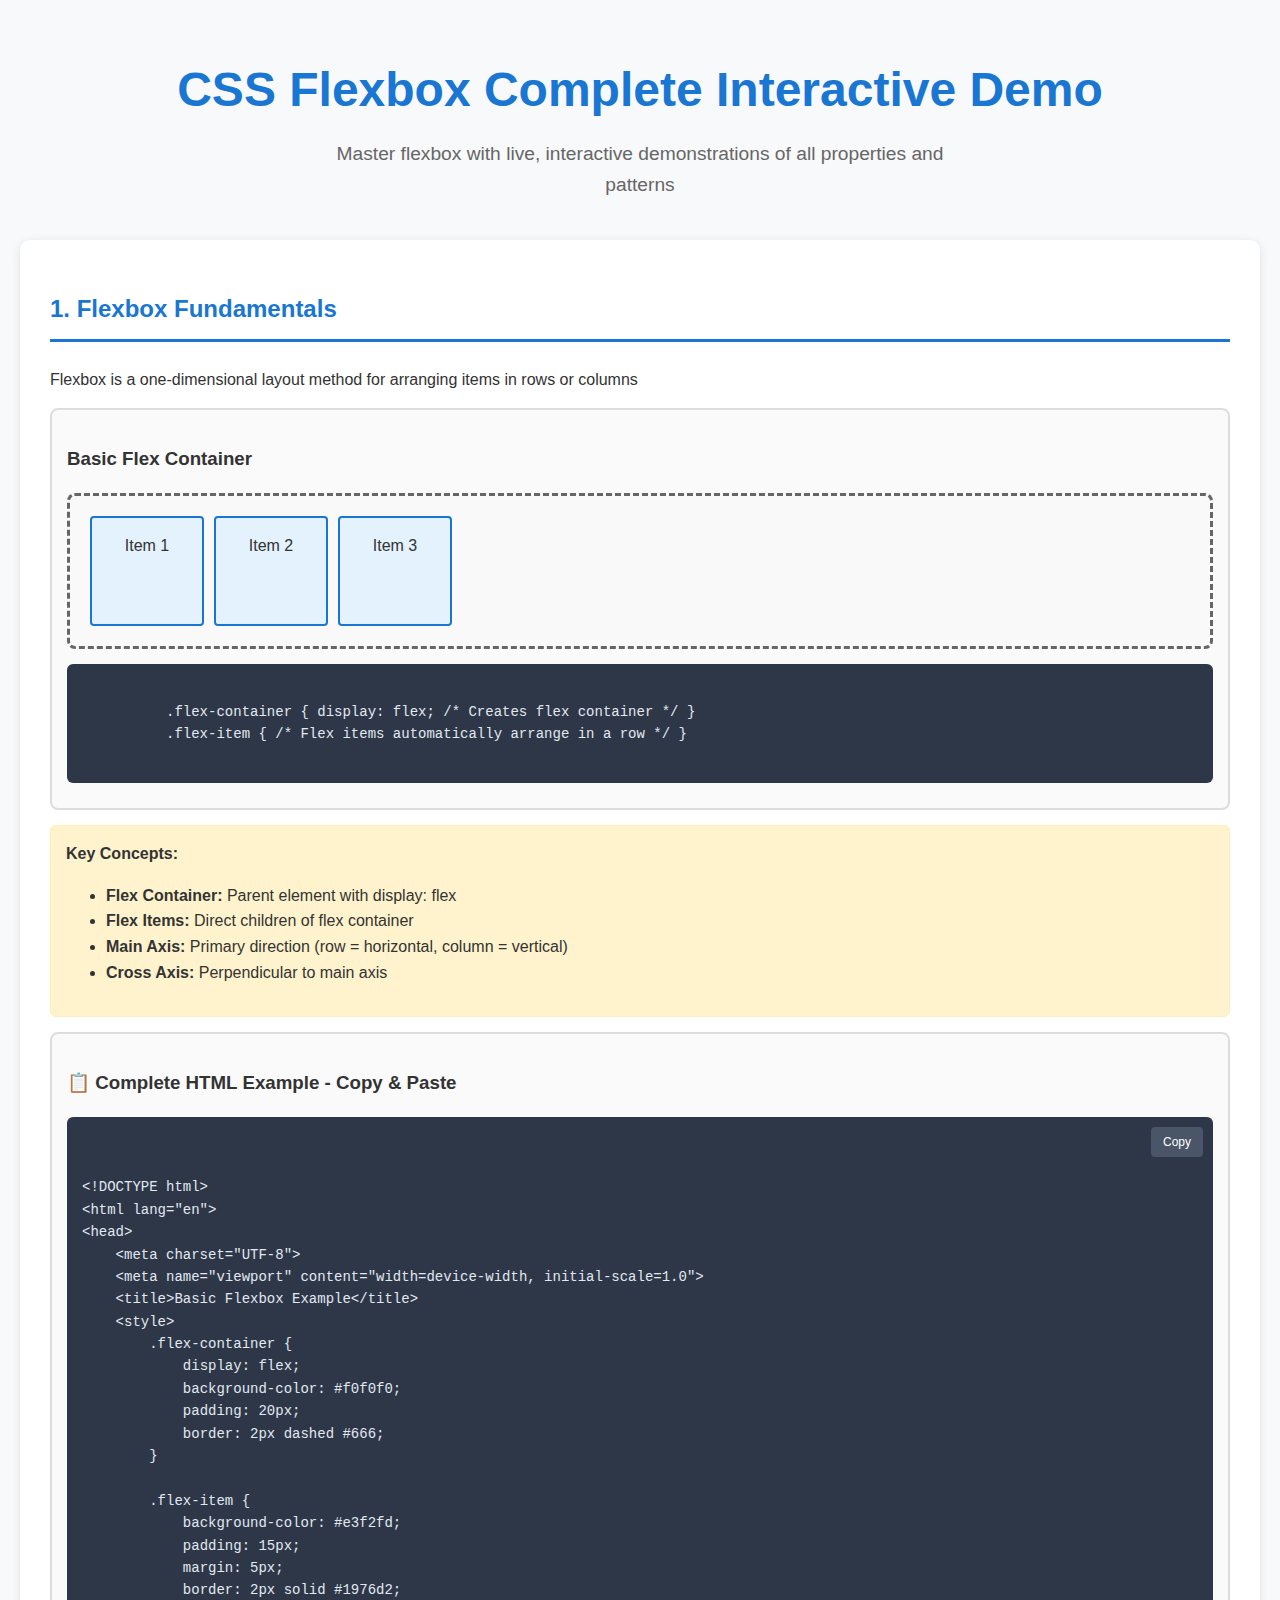
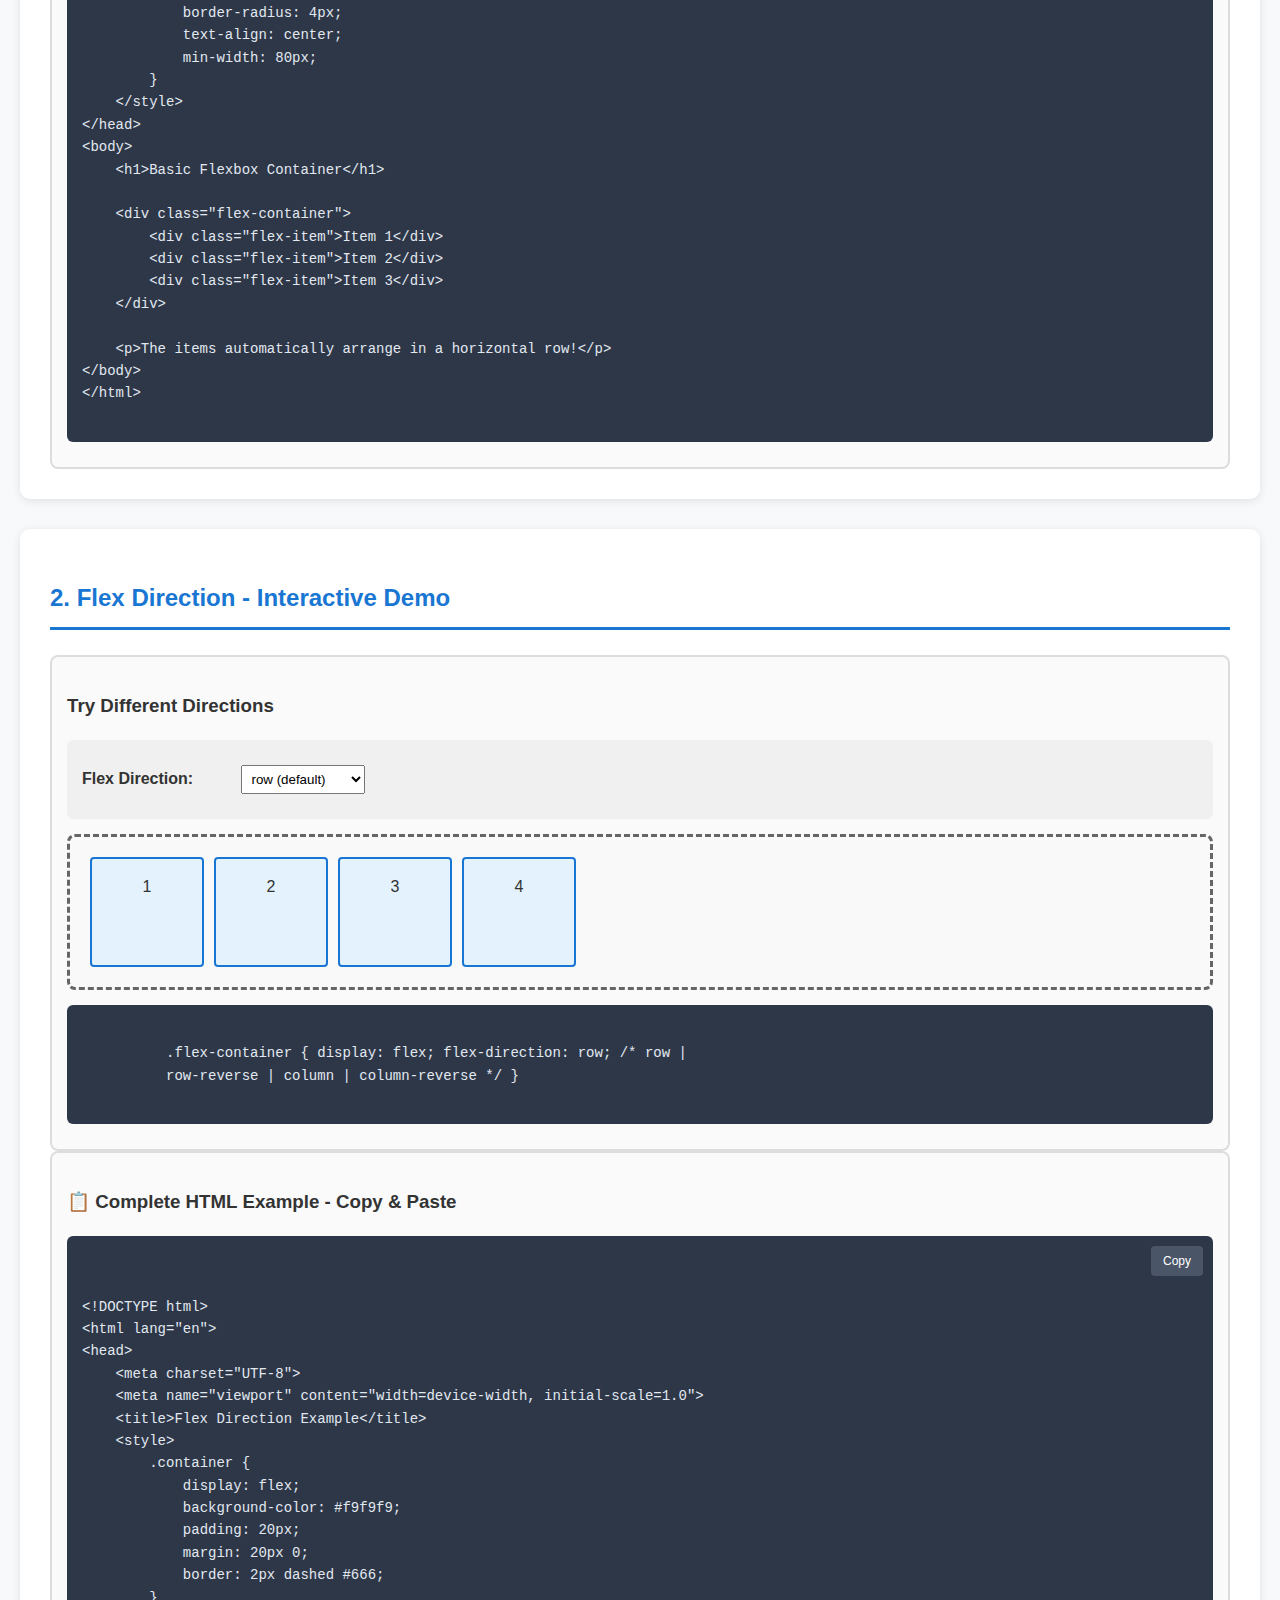
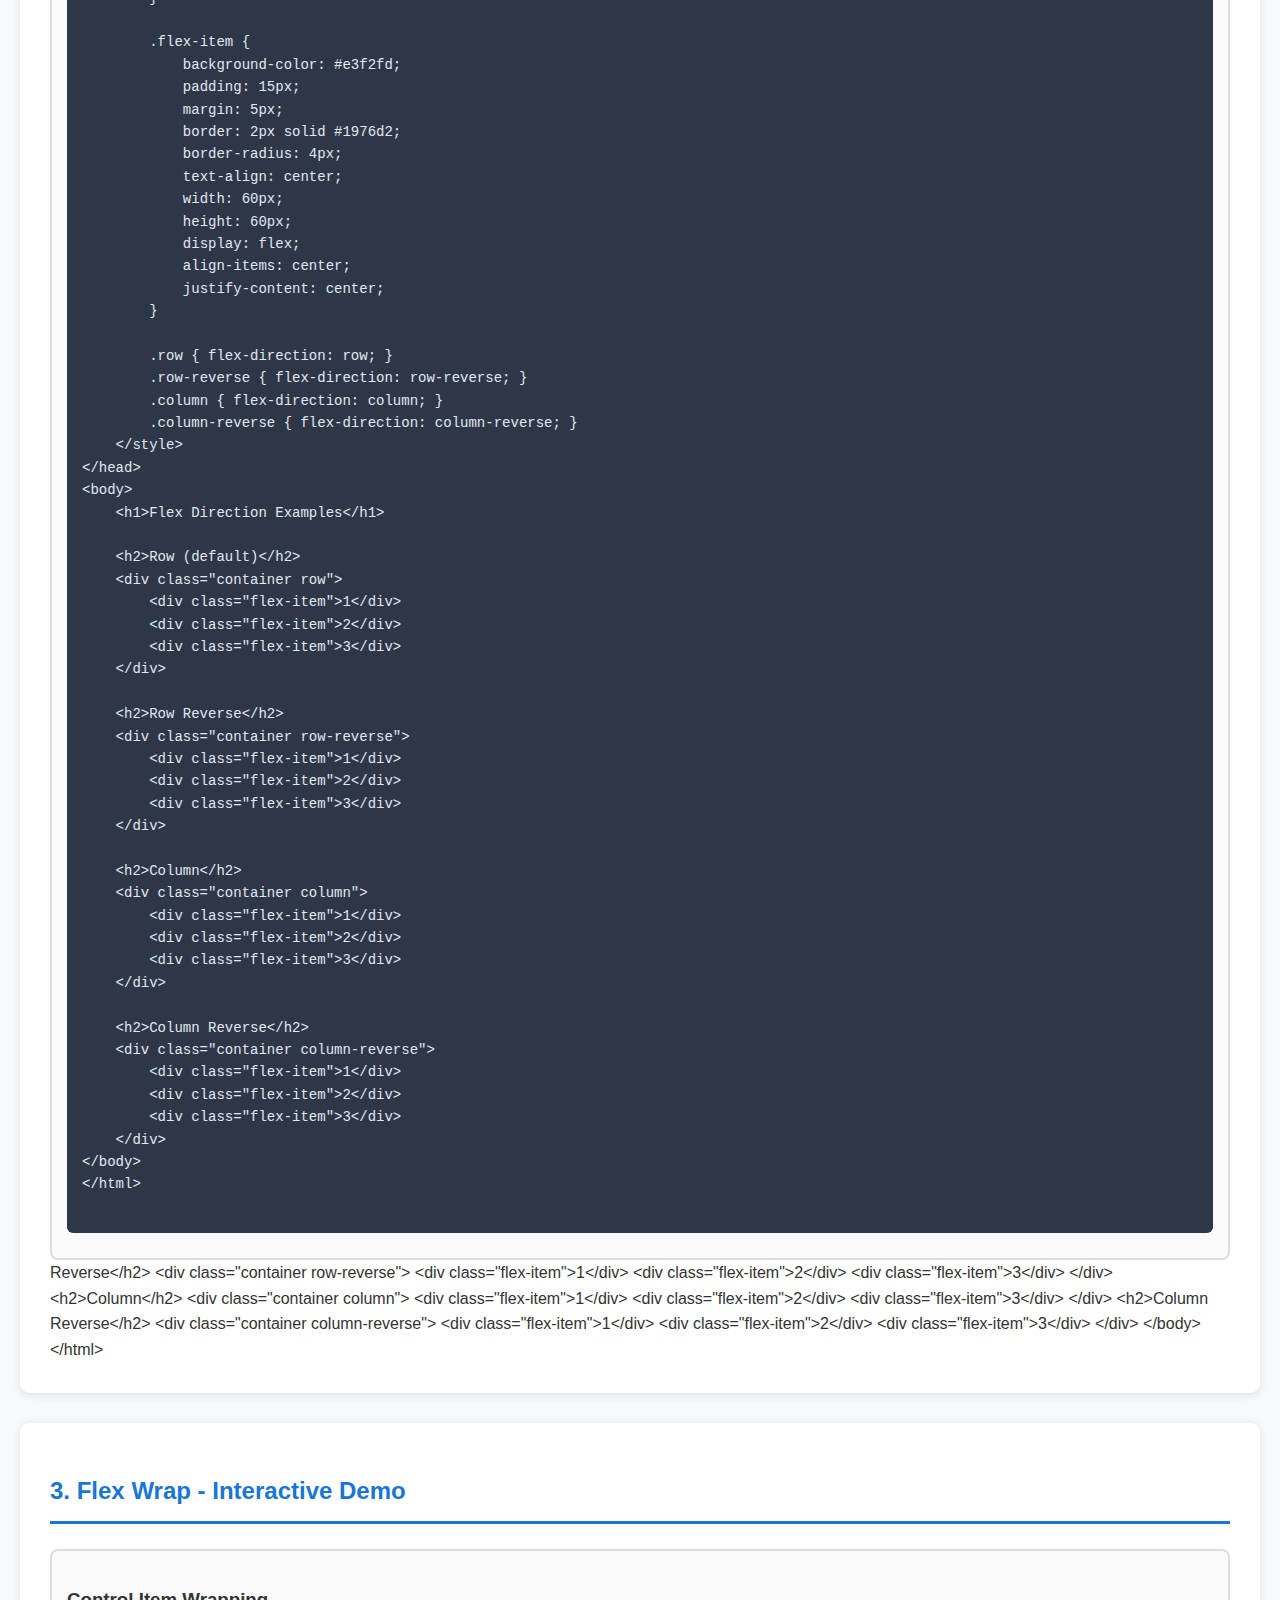
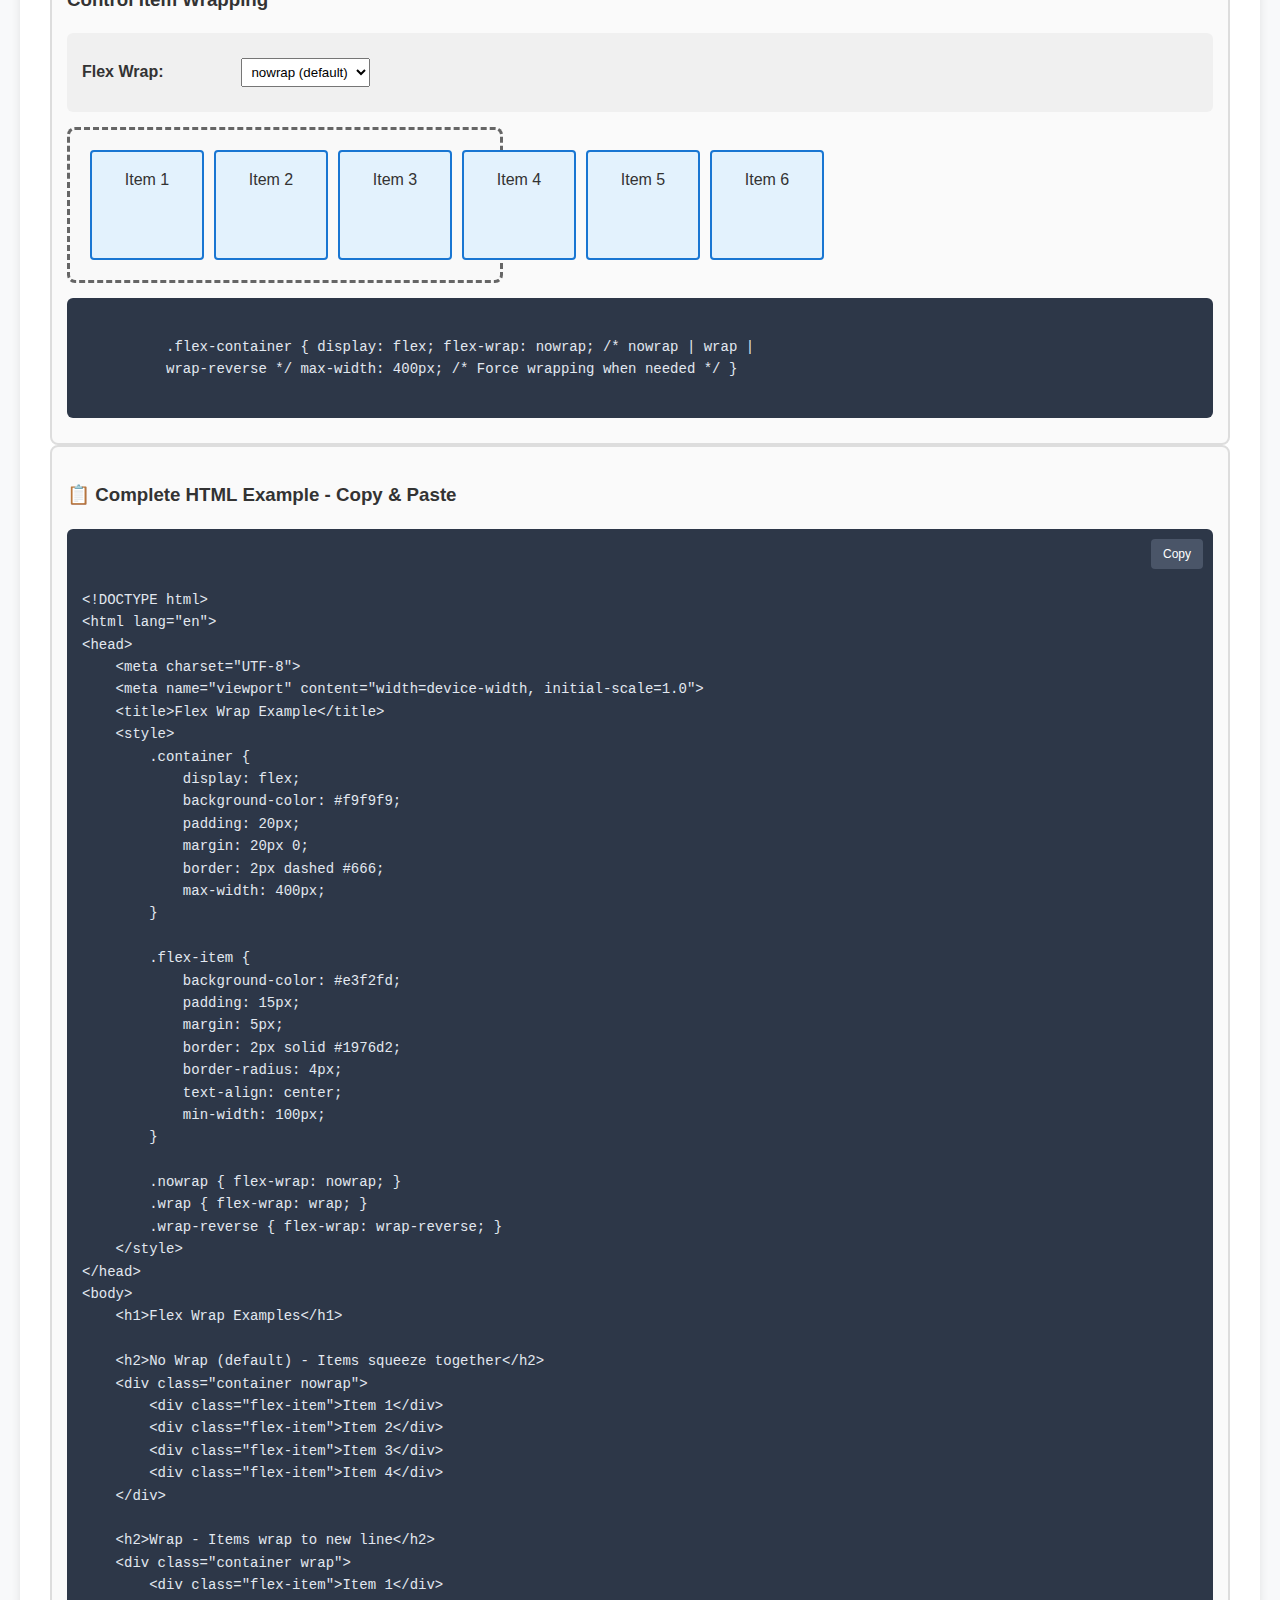
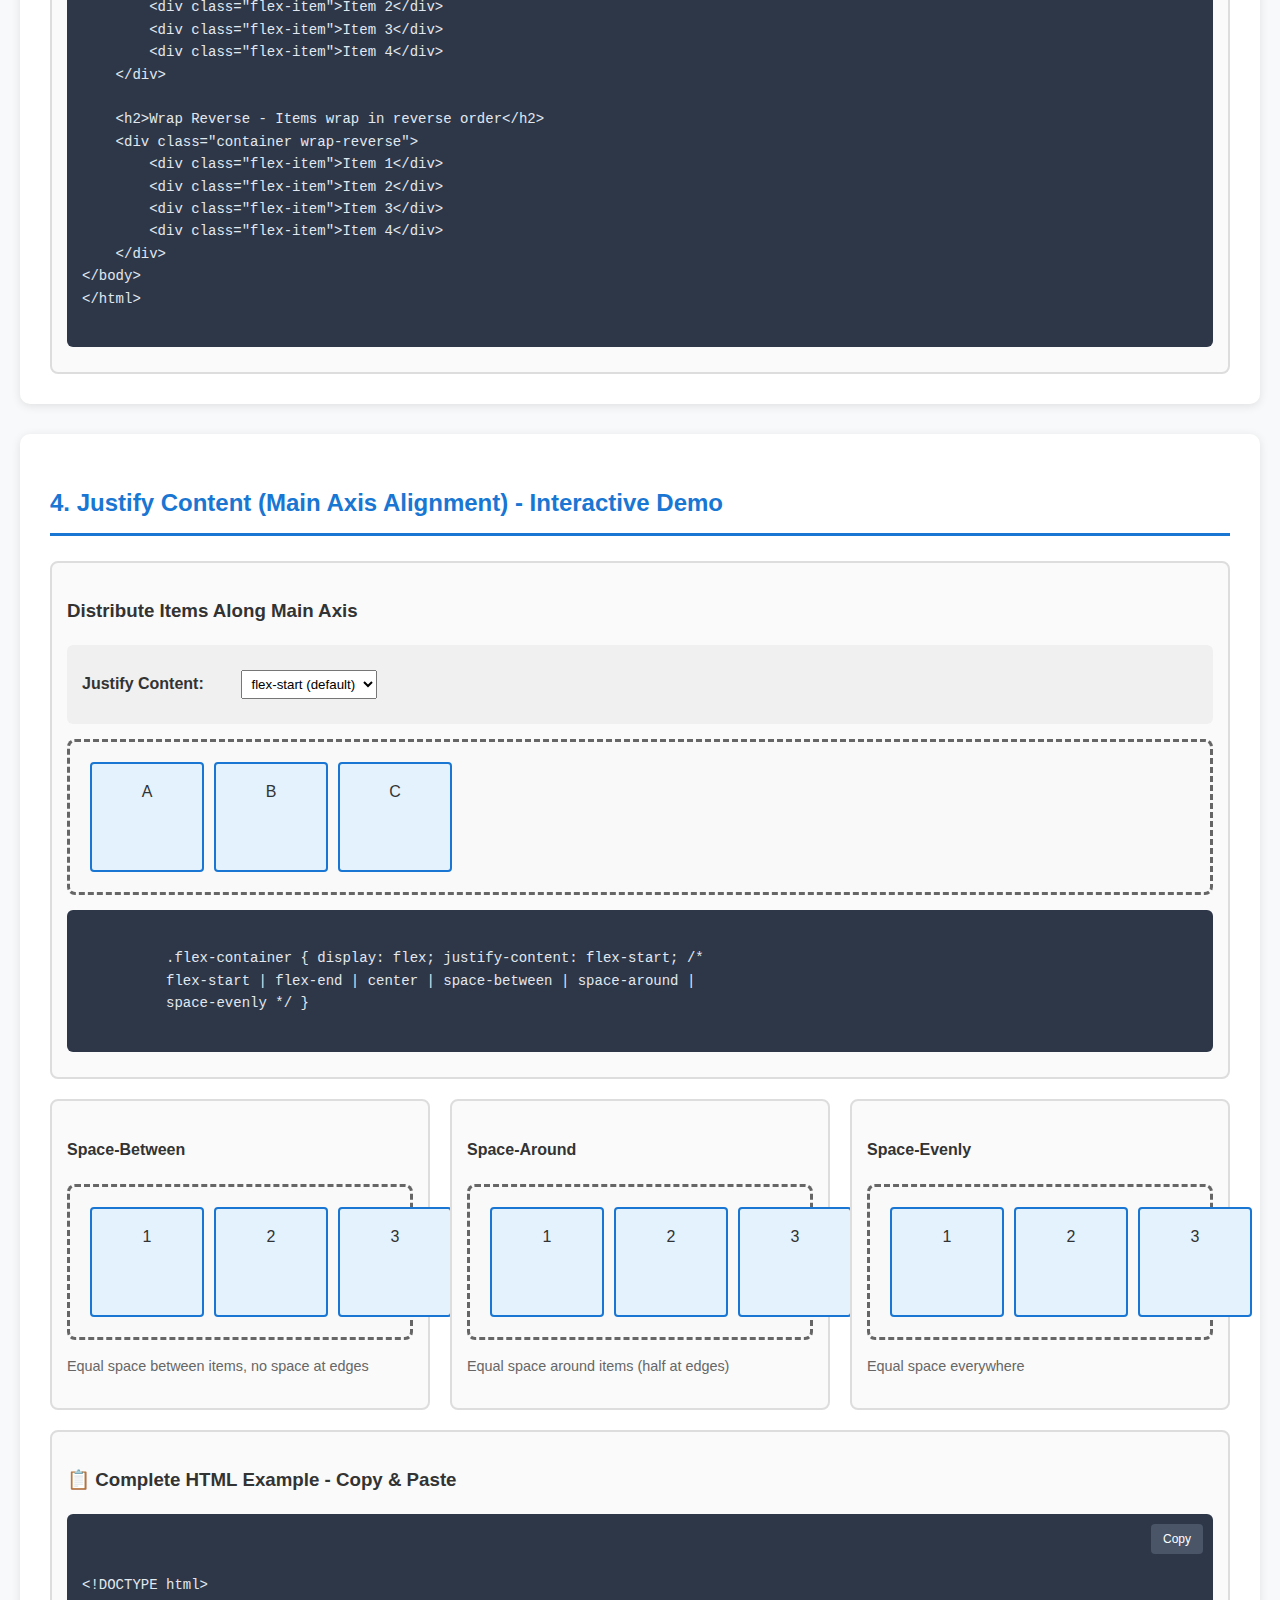
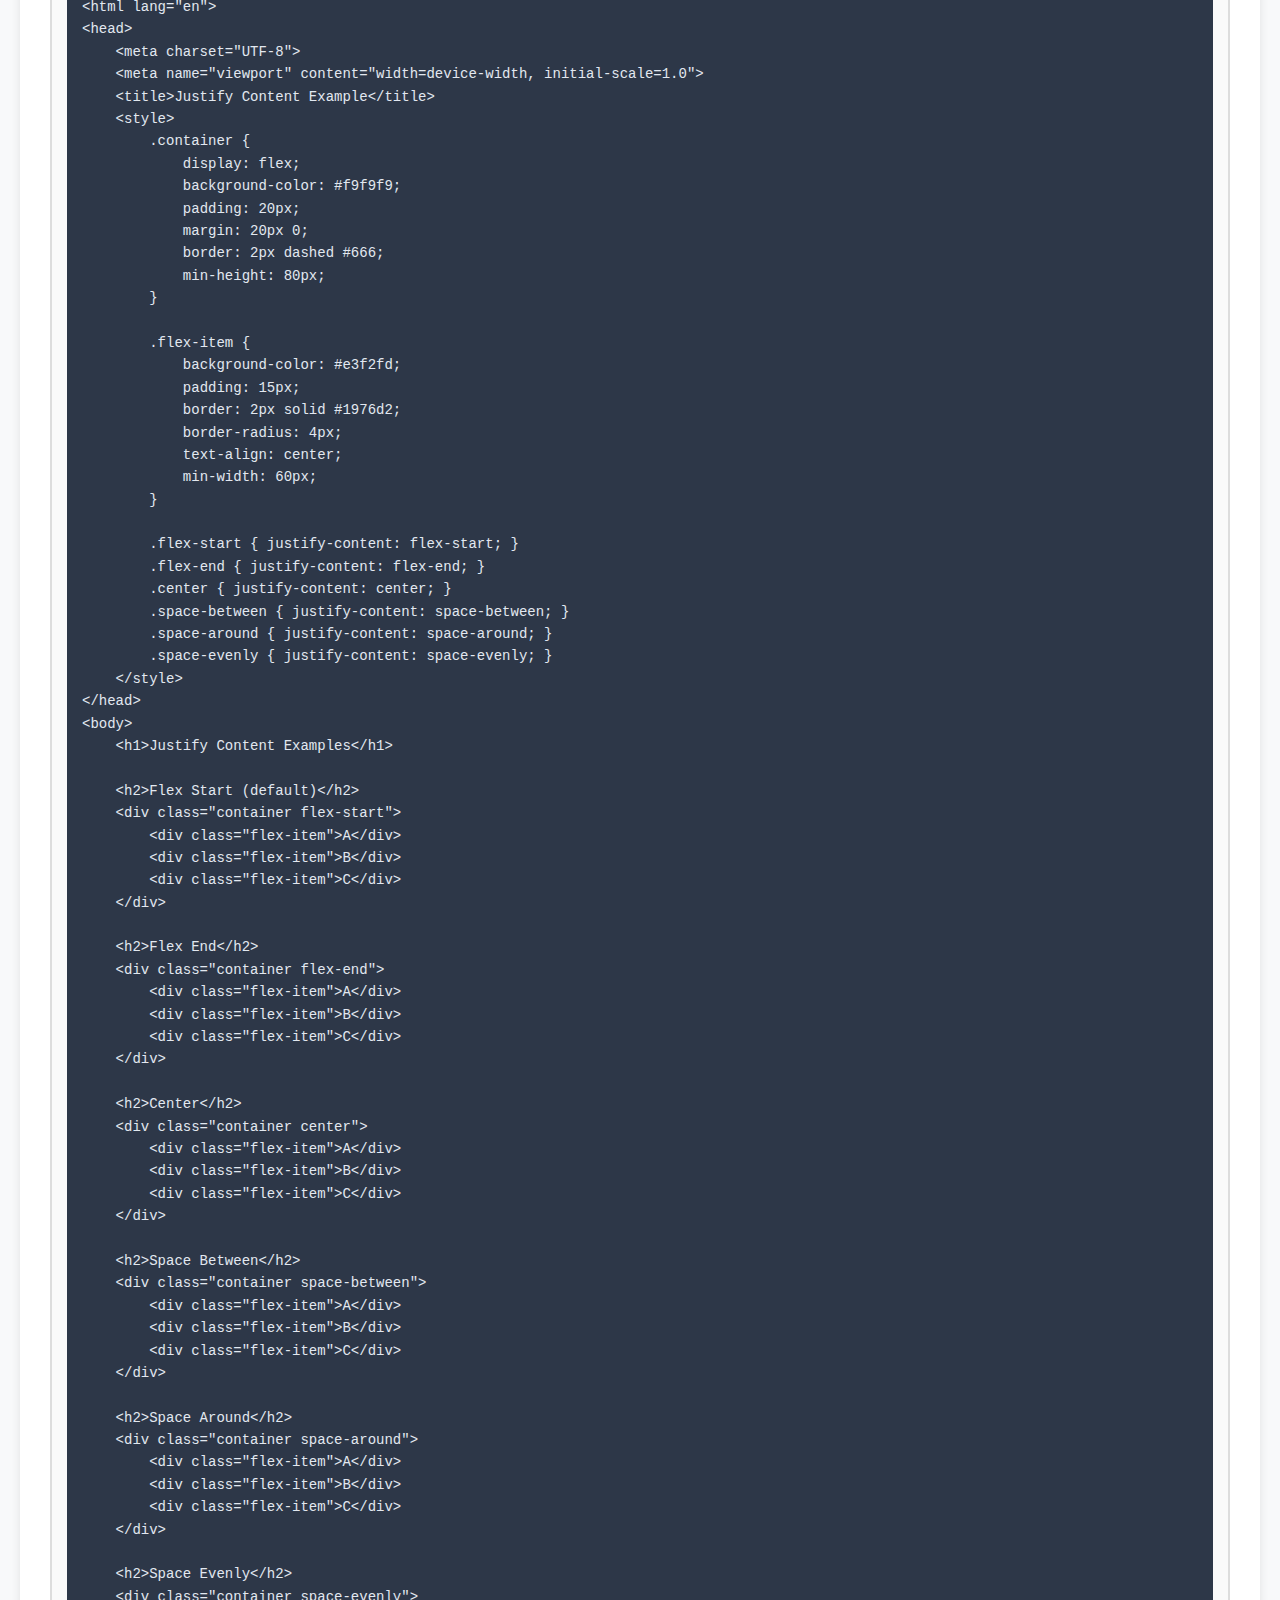
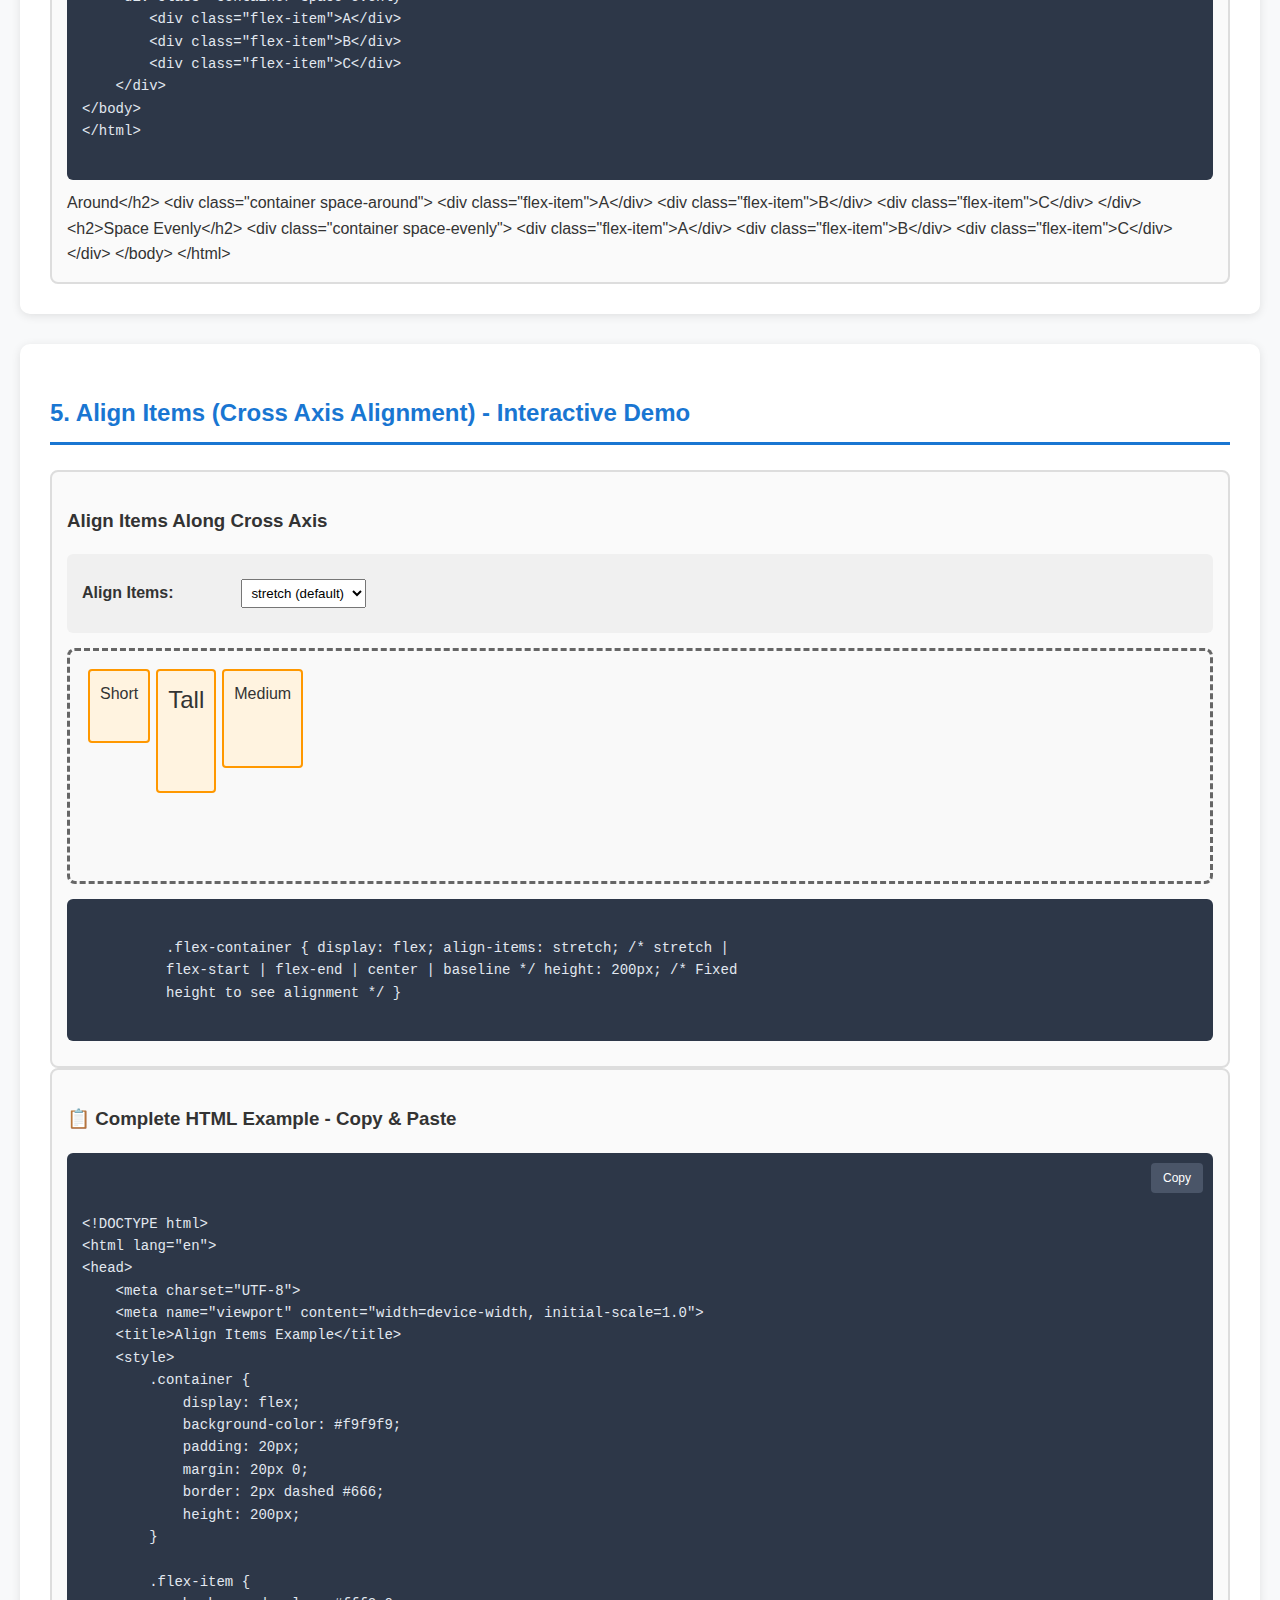
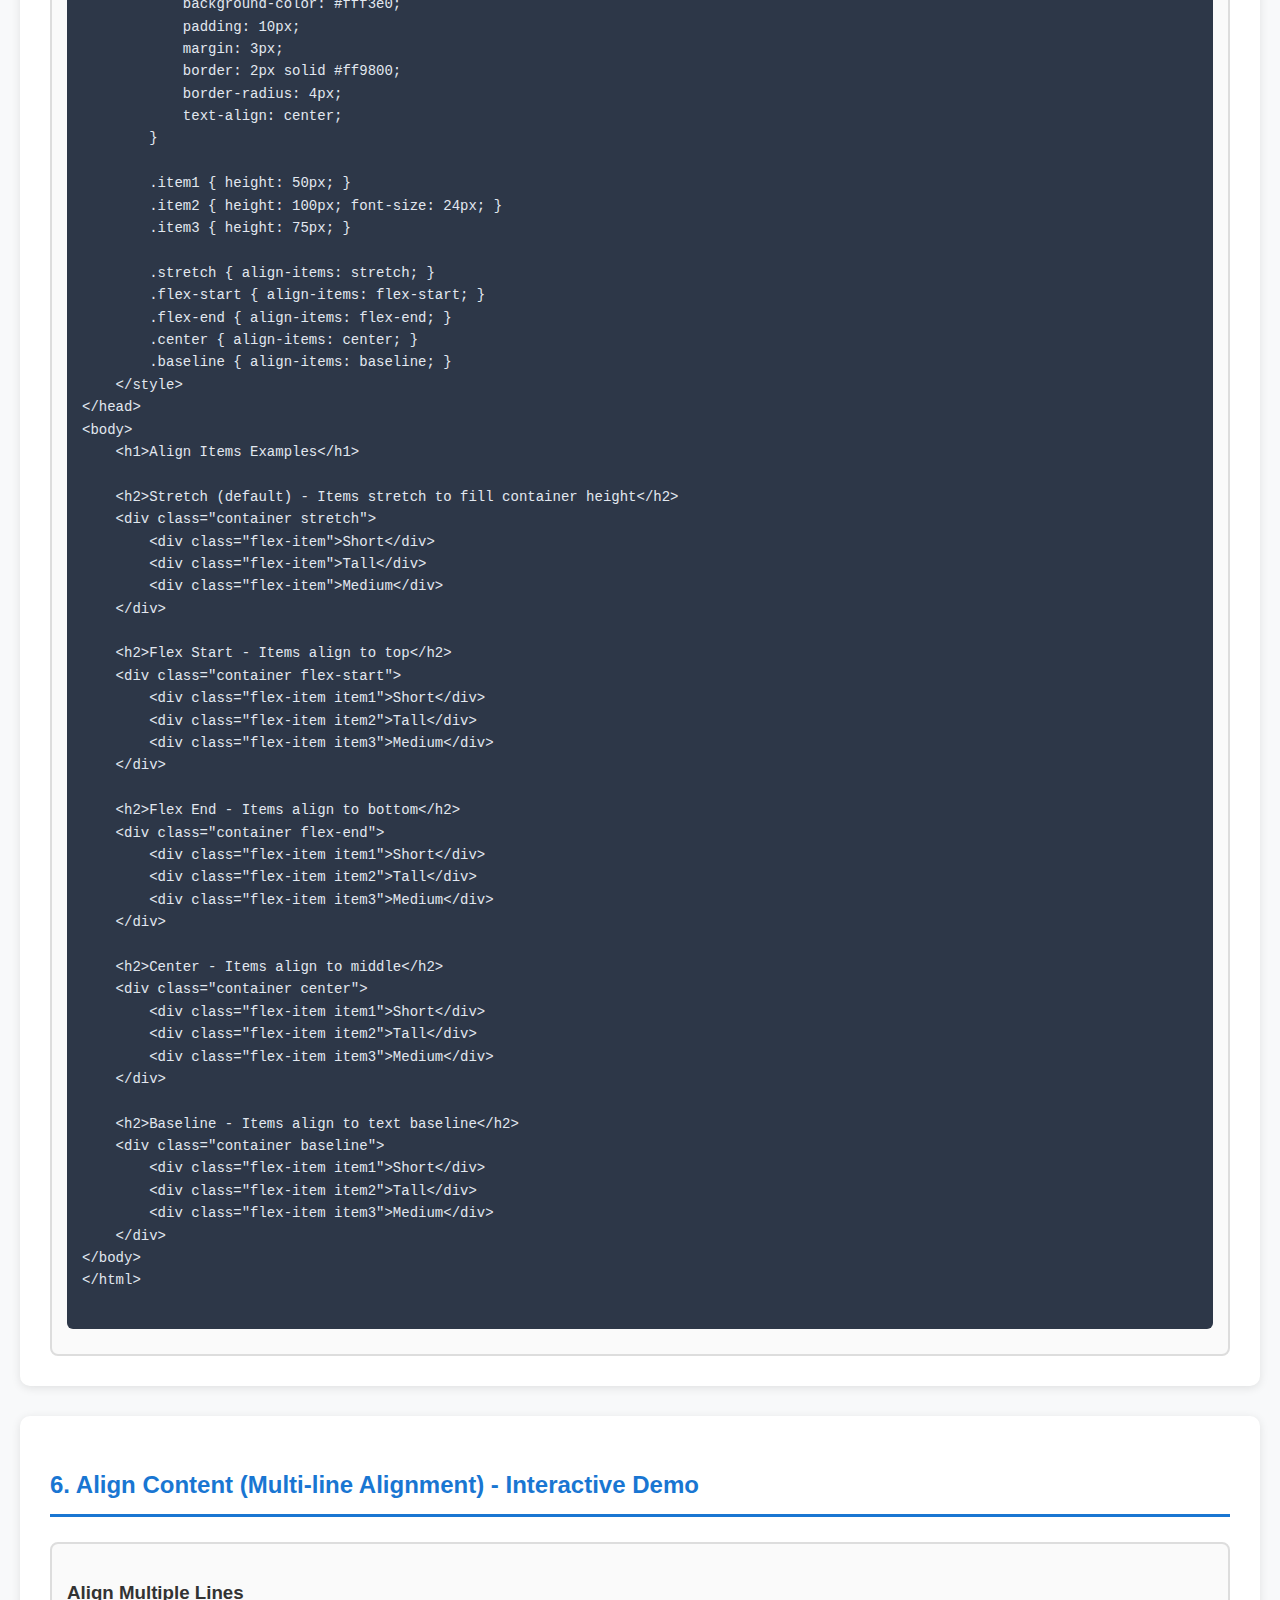
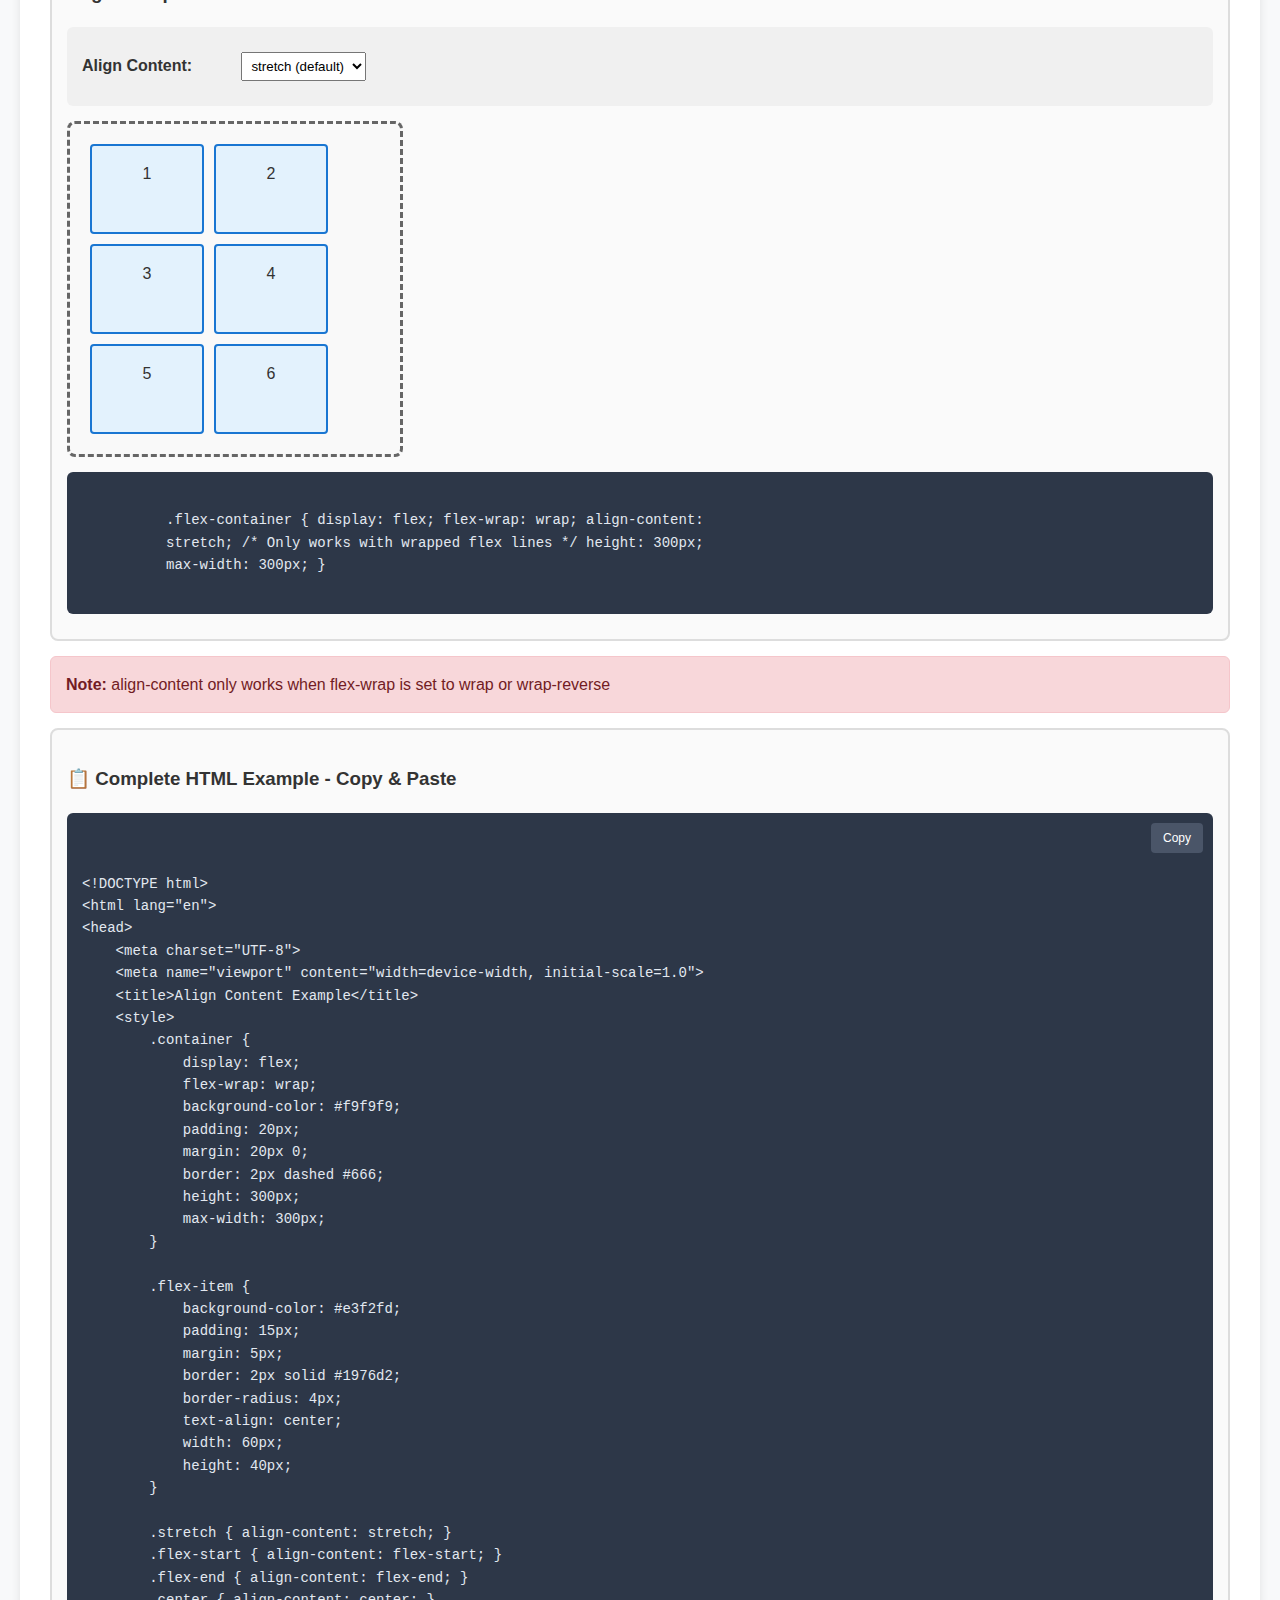
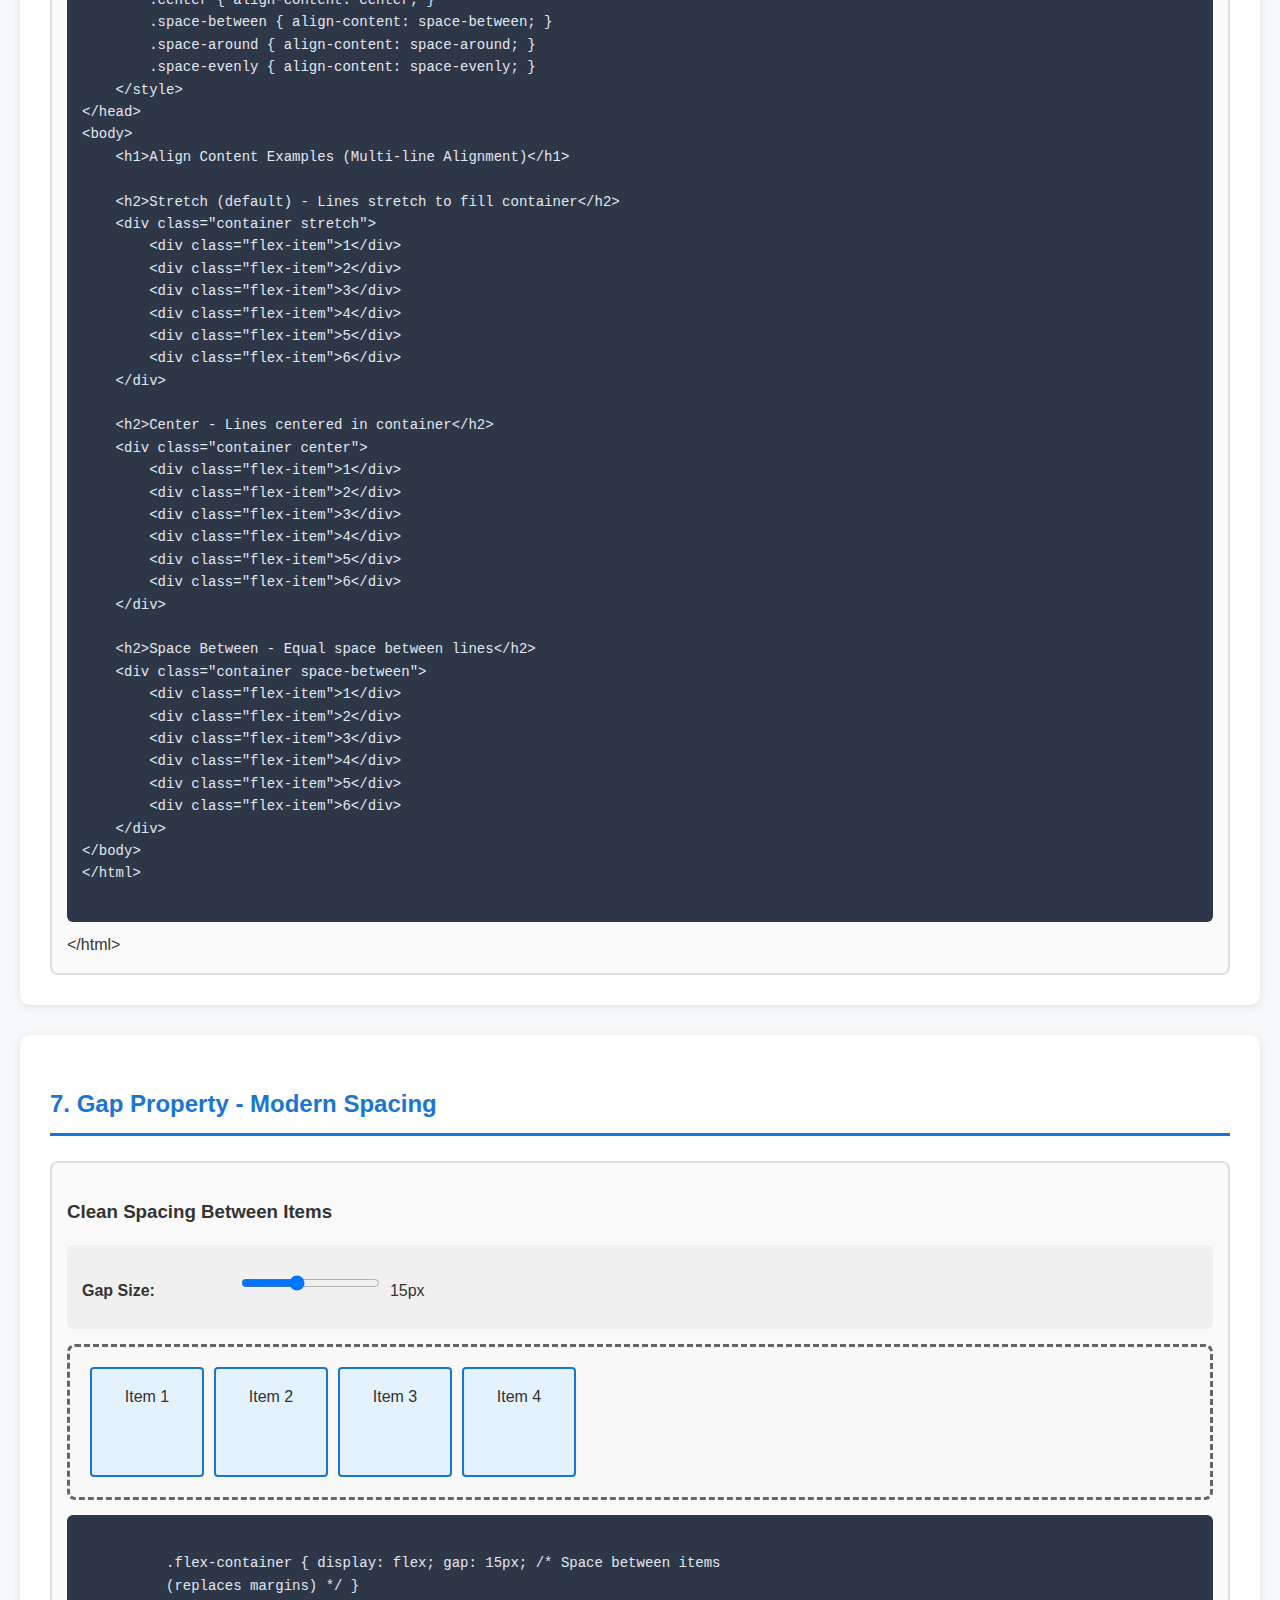
<file: CSS/flexbox-demo.html>
<!DOCTYPE html>
<html lang="en">
  <head>
    <meta charset="UTF-8" />
    <meta name="viewport" content="width=device-width, initial-scale=1.0" />
    <title>CSS Flexbox - Complete Interactive Demo</title>
    <link rel="stylesheet" href="Flexbox.css" />
    <style>
      /* Demo-specific styles */
      body {
        font-family: -apple-system, BlinkMacSystemFont, "Segoe UI", Roboto,
          sans-serif;
        line-height: 1.6;
        margin: 0;
        padding: 20px;
        background-color: #f8f9fa;
        color: #333;
      }

      .section {
        background-color: white;
        margin: 30px 0;
        padding: 30px;
        border-radius: 10px;
        box-shadow: 0 2px 10px rgba(0, 0, 0, 0.1);
      }

      .section h2 {
        color: #1976d2;
        border-bottom: 3px solid #1976d2;
        padding-bottom: 10px;
        margin-bottom: 25px;
      }

      .demo-container {
        border: 3px dashed #666;
        background-color: #f9f9f9;
        padding: 15px;
        margin: 15px 0;
        border-radius: 8px;
        min-height: 120px;
      }

      .flex-item {
        background-color: #e3f2fd;
        padding: 15px;
        margin: 5px;
        border: 2px solid #1976d2;
        border-radius: 4px;
        text-align: center;
        min-width: 80px;
      }

      .flex-item-varied {
        background-color: #fff3e0;
        padding: 10px;
        margin: 3px;
        border: 2px solid #ff9800;
        border-radius: 4px;
        text-align: center;
      }

      .code-snippet {
        background-color: #2d3748;
        color: #e2e8f0;
        padding: 15px;
        border-radius: 6px;
        font-family: "Courier New", monospace;
        font-size: 14px;
        margin: 10px 0;
        overflow-x: auto;
        white-space: pre-wrap;
        line-height: 1.6;
        position: relative;
      }

      .copy-button {
        position: absolute;
        top: 10px;
        right: 10px;
        background-color: #4a5568;
        color: white;
        border: none;
        padding: 8px 12px;
        border-radius: 4px;
        cursor: pointer;
        font-size: 12px;
        font-family: -apple-system, BlinkMacSystemFont, "Segoe UI", Roboto, sans-serif;
        transition: background-color 0.2s;
      }

      .copy-button:hover {
        background-color: #2d3748;
      }

      .copy-button:active {
        background-color: #1a202c;
      }

      .copy-button.copied {
        background-color: #38a169;
      }

      .copy-button.copied::after {
        content: " ✓";
      }

      .controls {
        background-color: #f0f0f0;
        padding: 15px;
        border-radius: 6px;
        margin: 15px 0;
      }

      .control-group {
        margin: 10px 0;
      }

      .control-group label {
        display: inline-block;
        width: 150px;
        font-weight: bold;
      }

      .control-group select,
      .control-group input {
        padding: 5px;
        margin: 0 5px;
      }

      .highlight {
        background-color: #fff3cd;
        border: 1px solid #ffeeba;
        padding: 15px;
        border-radius: 6px;
        margin: 15px 0;
      }

      .warning {
        background-color: #f8d7da;
        border: 1px solid #f5c6cb;
        color: #721c24;
        padding: 15px;
        border-radius: 6px;
        margin: 15px 0;
      }

      .success {
        background-color: #d4edda;
        border: 1px solid #c3e6cb;
        color: #155724;
        padding: 15px;
        border-radius: 6px;
        margin: 15px 0;
      }

      .comparison-grid {
        display: grid;
        grid-template-columns: repeat(auto-fit, minmax(300px, 1fr));
        gap: 20px;
        margin: 20px 0;
      }

      .property-demo {
        border: 2px solid #ddd;
        padding: 15px;
        border-radius: 8px;
        background-color: #fafafa;
      }
    </style>
  </head>
  <body>
    <!-- Page Header -->
    <header style="text-align: center; margin-bottom: 40px">
      <h1 style="font-size: 3rem; color: #1976d2; margin-bottom: 10px">
        CSS Flexbox Complete Interactive Demo
      </h1>
      <p
        style="font-size: 1.2rem; color: #666; max-width: 60ch; margin: 0 auto"
      >
        Master flexbox with live, interactive demonstrations of all properties
        and patterns
      </p>
    </header>

    <!-- 1. Flexbox Fundamentals -->
    <section class="section">
      <h2>1. Flexbox Fundamentals</h2>
      <p>
        Flexbox is a one-dimensional layout method for arranging items in rows
        or columns
      </p>

      <div class="property-demo">
        <h3>Basic Flex Container</h3>
        <div class="demo-container" id="basic-flex">
          <div class="flex-item">Item 1</div>
          <div class="flex-item">Item 2</div>
          <div class="flex-item">Item 3</div>
        </div>
        <div class="code-snippet">
          .flex-container { display: flex; /* Creates flex container */ }
          .flex-item { /* Flex items automatically arrange in a row */ }
        </div>
      </div>

      <div class="highlight">
        <strong>Key Concepts:</strong>
        <ul>
          <li>
            <strong>Flex Container:</strong> Parent element with display: flex
          </li>
          <li>
            <strong>Flex Items:</strong> Direct children of flex container
          </li>
          <li>
            <strong>Main Axis:</strong> Primary direction (row = horizontal,
            column = vertical)
          </li>
          <li><strong>Cross Axis:</strong> Perpendicular to main axis</li>
        </ul>
      </div>

      <div class="property-demo">
        <h3>📋 Complete HTML Example - Copy & Paste</h3>
        <div class="code-snippet">
          <button class="copy-button" onclick="copyToClipboard(this)">Copy</button>
&lt;!DOCTYPE html&gt;
&lt;html lang="en"&gt;
&lt;head&gt;
    &lt;meta charset="UTF-8"&gt;
    &lt;meta name="viewport" content="width=device-width, initial-scale=1.0"&gt;
    &lt;title&gt;Basic Flexbox Example&lt;/title&gt;
    &lt;style&gt;
        .flex-container {
            display: flex;
            background-color: #f0f0f0;
            padding: 20px;
            border: 2px dashed #666;
        }
        
        .flex-item {
            background-color: #e3f2fd;
            padding: 15px;
            margin: 5px;
            border: 2px solid #1976d2;
            border-radius: 4px;
            text-align: center;
            min-width: 80px;
        }
    &lt;/style&gt;
&lt;/head&gt;
&lt;body&gt;
    &lt;h1&gt;Basic Flexbox Container&lt;/h1&gt;
    
    &lt;div class="flex-container"&gt;
        &lt;div class="flex-item"&gt;Item 1&lt;/div&gt;
        &lt;div class="flex-item"&gt;Item 2&lt;/div&gt;
        &lt;div class="flex-item"&gt;Item 3&lt;/div&gt;
    &lt;/div&gt;
    
    &lt;p&gt;The items automatically arrange in a horizontal row!&lt;/p&gt;
&lt;/body&gt;
&lt;/html&gt;
        </div>
      </div>
    </section>

    <!-- 2. Flex Direction - Interactive -->
    <section class="section">
      <h2>2. Flex Direction - Interactive Demo</h2>

      <div class="property-demo">
        <h3>Try Different Directions</h3>

        <div class="controls">
          <div class="control-group">
            <label for="direction-select">Flex Direction:</label>
            <select id="direction-select" onchange="updateFlexDirection()">
              <option value="row">row (default)</option>
              <option value="row-reverse">row-reverse</option>
              <option value="column">column</option>
              <option value="column-reverse">column-reverse</option>
            </select>
          </div>
        </div>

        <div class="demo-container" id="direction-demo">
          <div class="flex-item">1</div>
          <div class="flex-item">2</div>
          <div class="flex-item">3</div>
          <div class="flex-item">4</div>
        </div>

        <div class="code-snippet" id="direction-code">
          .flex-container { display: flex; flex-direction: row; /* row |
          row-reverse | column | column-reverse */ }
        </div>
      </div>

      <div class="property-demo">
        <h3>📋 Complete HTML Example - Copy & Paste</h3>
        <div class="code-snippet">
          <button class="copy-button" onclick="copyToClipboard(this)">Copy</button>
&lt;!DOCTYPE html&gt;
&lt;html lang="en"&gt;
&lt;head&gt;
    &lt;meta charset="UTF-8"&gt;
    &lt;meta name="viewport" content="width=device-width, initial-scale=1.0"&gt;
    &lt;title&gt;Flex Direction Example&lt;/title&gt;
    &lt;style&gt;
        .container {
            display: flex;
            background-color: #f9f9f9;
            padding: 20px;
            margin: 20px 0;
            border: 2px dashed #666;
        }
        
        .flex-item {
            background-color: #e3f2fd;
            padding: 15px;
            margin: 5px;
            border: 2px solid #1976d2;
            border-radius: 4px;
            text-align: center;
            width: 60px;
            height: 60px;
            display: flex;
            align-items: center;
            justify-content: center;
        }
        
        .row { flex-direction: row; }
        .row-reverse { flex-direction: row-reverse; }
        .column { flex-direction: column; }
        .column-reverse { flex-direction: column-reverse; }
    &lt;/style&gt;
&lt;/head&gt;
&lt;body&gt;
    &lt;h1&gt;Flex Direction Examples&lt;/h1&gt;
    
    &lt;h2&gt;Row (default)&lt;/h2&gt;
    &lt;div class="container row"&gt;
        &lt;div class="flex-item"&gt;1&lt;/div&gt;
        &lt;div class="flex-item"&gt;2&lt;/div&gt;
        &lt;div class="flex-item"&gt;3&lt;/div&gt;
    &lt;/div&gt;
    
    &lt;h2&gt;Row Reverse&lt;/h2&gt;
    &lt;div class="container row-reverse"&gt;
        &lt;div class="flex-item"&gt;1&lt;/div&gt;
        &lt;div class="flex-item"&gt;2&lt;/div&gt;
        &lt;div class="flex-item"&gt;3&lt;/div&gt;
    &lt;/div&gt;
    
    &lt;h2&gt;Column&lt;/h2&gt;
    &lt;div class="container column"&gt;
        &lt;div class="flex-item"&gt;1&lt;/div&gt;
        &lt;div class="flex-item"&gt;2&lt;/div&gt;
        &lt;div class="flex-item"&gt;3&lt;/div&gt;
    &lt;/div&gt;
    
    &lt;h2&gt;Column Reverse&lt;/h2&gt;
    &lt;div class="container column-reverse"&gt;
        &lt;div class="flex-item"&gt;1&lt;/div&gt;
        &lt;div class="flex-item"&gt;2&lt;/div&gt;
        &lt;div class="flex-item"&gt;3&lt;/div&gt;
    &lt;/div&gt;
&lt;/body&gt;
&lt;/html&gt;
        </div>
      </div>
          Reverse&lt;/h2&gt; &lt;div class="container row-reverse"&gt; &lt;div
          class="flex-item"&gt;1&lt;/div&gt; &lt;div
          class="flex-item"&gt;2&lt;/div&gt; &lt;div
          class="flex-item"&gt;3&lt;/div&gt; &lt;/div&gt;
          &lt;h2&gt;Column&lt;/h2&gt; &lt;div class="container column"&gt;
          &lt;div class="flex-item"&gt;1&lt;/div&gt; &lt;div
          class="flex-item"&gt;2&lt;/div&gt; &lt;div
          class="flex-item"&gt;3&lt;/div&gt; &lt;/div&gt; &lt;h2&gt;Column
          Reverse&lt;/h2&gt; &lt;div class="container column-reverse"&gt;
          &lt;div class="flex-item"&gt;1&lt;/div&gt; &lt;div
          class="flex-item"&gt;2&lt;/div&gt; &lt;div
          class="flex-item"&gt;3&lt;/div&gt; &lt;/div&gt; &lt;/body&gt;
          &lt;/html&gt;
        </div>
      </div>
    </section>

    <!-- 3. Flex Wrap - Interactive -->
    <section class="section">
      <h2>3. Flex Wrap - Interactive Demo</h2>

      <div class="property-demo">
        <h3>Control Item Wrapping</h3>

        <div class="controls">
          <div class="control-group">
            <label for="wrap-select">Flex Wrap:</label>
            <select id="wrap-select" onchange="updateFlexWrap()">
              <option value="nowrap">nowrap (default)</option>
              <option value="wrap">wrap</option>
              <option value="wrap-reverse">wrap-reverse</option>
            </select>
          </div>
        </div>

        <div class="demo-container" id="wrap-demo" style="max-width: 400px">
          <div class="flex-item">Item 1</div>
          <div class="flex-item">Item 2</div>
          <div class="flex-item">Item 3</div>
          <div class="flex-item">Item 4</div>
          <div class="flex-item">Item 5</div>
          <div class="flex-item">Item 6</div>
        </div>

        <div class="code-snippet" id="wrap-code">
          .flex-container { display: flex; flex-wrap: nowrap; /* nowrap | wrap |
          wrap-reverse */ max-width: 400px; /* Force wrapping when needed */ }
        </div>
      </div>

      <div class="property-demo">
        <h3>📋 Complete HTML Example - Copy & Paste</h3>
        <div class="code-snippet">
          <button class="copy-button" onclick="copyToClipboard(this)">Copy</button>
&lt;!DOCTYPE html&gt;
&lt;html lang="en"&gt;
&lt;head&gt;
    &lt;meta charset="UTF-8"&gt;
    &lt;meta name="viewport" content="width=device-width, initial-scale=1.0"&gt;
    &lt;title&gt;Flex Wrap Example&lt;/title&gt;
    &lt;style&gt;
        .container {
            display: flex;
            background-color: #f9f9f9;
            padding: 20px;
            margin: 20px 0;
            border: 2px dashed #666;
            max-width: 400px;
        }
        
        .flex-item {
            background-color: #e3f2fd;
            padding: 15px;
            margin: 5px;
            border: 2px solid #1976d2;
            border-radius: 4px;
            text-align: center;
            min-width: 100px;
        }
        
        .nowrap { flex-wrap: nowrap; }
        .wrap { flex-wrap: wrap; }
        .wrap-reverse { flex-wrap: wrap-reverse; }
    &lt;/style&gt;
&lt;/head&gt;
&lt;body&gt;
    &lt;h1&gt;Flex Wrap Examples&lt;/h1&gt;
    
    &lt;h2&gt;No Wrap (default) - Items squeeze together&lt;/h2&gt;
    &lt;div class="container nowrap"&gt;
        &lt;div class="flex-item"&gt;Item 1&lt;/div&gt;
        &lt;div class="flex-item"&gt;Item 2&lt;/div&gt;
        &lt;div class="flex-item"&gt;Item 3&lt;/div&gt;
        &lt;div class="flex-item"&gt;Item 4&lt;/div&gt;
    &lt;/div&gt;
    
    &lt;h2&gt;Wrap - Items wrap to new line&lt;/h2&gt;
    &lt;div class="container wrap"&gt;
        &lt;div class="flex-item"&gt;Item 1&lt;/div&gt;
        &lt;div class="flex-item"&gt;Item 2&lt;/div&gt;
        &lt;div class="flex-item"&gt;Item 3&lt;/div&gt;
        &lt;div class="flex-item"&gt;Item 4&lt;/div&gt;
    &lt;/div&gt;
    
    &lt;h2&gt;Wrap Reverse - Items wrap in reverse order&lt;/h2&gt;
    &lt;div class="container wrap-reverse"&gt;
        &lt;div class="flex-item"&gt;Item 1&lt;/div&gt;
        &lt;div class="flex-item"&gt;Item 2&lt;/div&gt;
        &lt;div class="flex-item"&gt;Item 3&lt;/div&gt;
        &lt;div class="flex-item"&gt;Item 4&lt;/div&gt;
    &lt;/div&gt;
&lt;/body&gt;
&lt;/html&gt;
        </div>
      </div>
    </section>

    <!-- 4. Justify Content - Interactive -->
    <section class="section">
      <h2>4. Justify Content (Main Axis Alignment) - Interactive Demo</h2>

      <div class="property-demo">
        <h3>Distribute Items Along Main Axis</h3>

        <div class="controls">
          <div class="control-group">
            <label for="justify-select">Justify Content:</label>
            <select id="justify-select" onchange="updateJustifyContent()">
              <option value="flex-start">flex-start (default)</option>
              <option value="flex-end">flex-end</option>
              <option value="center">center</option>
              <option value="space-between">space-between</option>
              <option value="space-around">space-around</option>
              <option value="space-evenly">space-evenly</option>
            </select>
          </div>
        </div>

        <div class="demo-container" id="justify-demo">
          <div class="flex-item">A</div>
          <div class="flex-item">B</div>
          <div class="flex-item">C</div>
        </div>

        <div class="code-snippet" id="justify-code">
          .flex-container { display: flex; justify-content: flex-start; /*
          flex-start | flex-end | center | space-between | space-around |
          space-evenly */ }
        </div>
      </div>

      <div class="comparison-grid">
        <div class="property-demo">
          <h4>Space-Between</h4>
          <div class="demo-container space-between-demo">
            <div class="flex-item">1</div>
            <div class="flex-item">2</div>
            <div class="flex-item">3</div>
          </div>
          <p style="font-size: 0.9rem; color: #666">
            Equal space between items, no space at edges
          </p>
        </div>

        <div class="property-demo">
          <h4>Space-Around</h4>
          <div class="demo-container space-around-demo">
            <div class="flex-item">1</div>
            <div class="flex-item">2</div>
            <div class="flex-item">3</div>
          </div>
          <p style="font-size: 0.9rem; color: #666">
            Equal space around items (half at edges)
          </p>
        </div>

        <div class="property-demo">
          <h4>Space-Evenly</h4>
          <div class="demo-container space-evenly-demo">
            <div class="flex-item">1</div>
            <div class="flex-item">2</div>
            <div class="flex-item">3</div>
          </div>
          <p style="font-size: 0.9rem; color: #666">Equal space everywhere</p>
        </div>
      </div>

      <div class="property-demo">
        <h3>📋 Complete HTML Example - Copy & Paste</h3>
        <div class="code-snippet">
          <button class="copy-button" onclick="copyToClipboard(this)">Copy</button>
&lt;!DOCTYPE html&gt;
&lt;html lang="en"&gt;
&lt;head&gt;
    &lt;meta charset="UTF-8"&gt;
    &lt;meta name="viewport" content="width=device-width, initial-scale=1.0"&gt;
    &lt;title&gt;Justify Content Example&lt;/title&gt;
    &lt;style&gt;
        .container {
            display: flex;
            background-color: #f9f9f9;
            padding: 20px;
            margin: 20px 0;
            border: 2px dashed #666;
            min-height: 80px;
        }
        
        .flex-item {
            background-color: #e3f2fd;
            padding: 15px;
            border: 2px solid #1976d2;
            border-radius: 4px;
            text-align: center;
            min-width: 60px;
        }
        
        .flex-start { justify-content: flex-start; }
        .flex-end { justify-content: flex-end; }
        .center { justify-content: center; }
        .space-between { justify-content: space-between; }
        .space-around { justify-content: space-around; }
        .space-evenly { justify-content: space-evenly; }
    &lt;/style&gt;
&lt;/head&gt;
&lt;body&gt;
    &lt;h1&gt;Justify Content Examples&lt;/h1&gt;
    
    &lt;h2&gt;Flex Start (default)&lt;/h2&gt;
    &lt;div class="container flex-start"&gt;
        &lt;div class="flex-item"&gt;A&lt;/div&gt;
        &lt;div class="flex-item"&gt;B&lt;/div&gt;
        &lt;div class="flex-item"&gt;C&lt;/div&gt;
    &lt;/div&gt;
    
    &lt;h2&gt;Flex End&lt;/h2&gt;
    &lt;div class="container flex-end"&gt;
        &lt;div class="flex-item"&gt;A&lt;/div&gt;
        &lt;div class="flex-item"&gt;B&lt;/div&gt;
        &lt;div class="flex-item"&gt;C&lt;/div&gt;
    &lt;/div&gt;
    
    &lt;h2&gt;Center&lt;/h2&gt;
    &lt;div class="container center"&gt;
        &lt;div class="flex-item"&gt;A&lt;/div&gt;
        &lt;div class="flex-item"&gt;B&lt;/div&gt;
        &lt;div class="flex-item"&gt;C&lt;/div&gt;
    &lt;/div&gt;
    
    &lt;h2&gt;Space Between&lt;/h2&gt;
    &lt;div class="container space-between"&gt;
        &lt;div class="flex-item"&gt;A&lt;/div&gt;
        &lt;div class="flex-item"&gt;B&lt;/div&gt;
        &lt;div class="flex-item"&gt;C&lt;/div&gt;
    &lt;/div&gt;
    
    &lt;h2&gt;Space Around&lt;/h2&gt;
    &lt;div class="container space-around"&gt;
        &lt;div class="flex-item"&gt;A&lt;/div&gt;
        &lt;div class="flex-item"&gt;B&lt;/div&gt;
        &lt;div class="flex-item"&gt;C&lt;/div&gt;
    &lt;/div&gt;
    
    &lt;h2&gt;Space Evenly&lt;/h2&gt;
    &lt;div class="container space-evenly"&gt;
        &lt;div class="flex-item"&gt;A&lt;/div&gt;
        &lt;div class="flex-item"&gt;B&lt;/div&gt;
        &lt;div class="flex-item"&gt;C&lt;/div&gt;
    &lt;/div&gt;
&lt;/body&gt;
&lt;/html&gt;
        </div>
          Around&lt;/h2&gt; &lt;div class="container space-around"&gt; &lt;div
          class="flex-item"&gt;A&lt;/div&gt; &lt;div
          class="flex-item"&gt;B&lt;/div&gt; &lt;div
          class="flex-item"&gt;C&lt;/div&gt; &lt;/div&gt; &lt;h2&gt;Space
          Evenly&lt;/h2&gt; &lt;div class="container space-evenly"&gt; &lt;div
          class="flex-item"&gt;A&lt;/div&gt; &lt;div
          class="flex-item"&gt;B&lt;/div&gt; &lt;div
          class="flex-item"&gt;C&lt;/div&gt; &lt;/div&gt; &lt;/body&gt;
          &lt;/html&gt;
        </div>
      </div>
    </section>

    <!-- 5. Align Items - Interactive -->
    <section class="section">
      <h2>5. Align Items (Cross Axis Alignment) - Interactive Demo</h2>

      <div class="property-demo">
        <h3>Align Items Along Cross Axis</h3>

        <div class="controls">
          <div class="control-group">
            <label for="align-items-select">Align Items:</label>
            <select id="align-items-select" onchange="updateAlignItems()">
              <option value="stretch">stretch (default)</option>
              <option value="flex-start">flex-start</option>
              <option value="flex-end">flex-end</option>
              <option value="center">center</option>
              <option value="baseline">baseline</option>
            </select>
          </div>
        </div>

        <div class="demo-container" id="align-items-demo" style="height: 200px">
          <div class="flex-item-varied" style="height: 50px">Short</div>
          <div class="flex-item-varied" style="height: 100px; font-size: 24px">
            Tall
          </div>
          <div class="flex-item-varied" style="height: 75px">Medium</div>
        </div>

        <div class="code-snippet" id="align-items-code">
          .flex-container { display: flex; align-items: stretch; /* stretch |
          flex-start | flex-end | center | baseline */ height: 200px; /* Fixed
          height to see alignment */ }
        </div>
      </div>

      <div class="property-demo">
        <h3>📋 Complete HTML Example - Copy & Paste</h3>
        <div class="code-snippet">
          <button class="copy-button" onclick="copyToClipboard(this)">Copy</button>
&lt;!DOCTYPE html&gt;
&lt;html lang="en"&gt;
&lt;head&gt;
    &lt;meta charset="UTF-8"&gt;
    &lt;meta name="viewport" content="width=device-width, initial-scale=1.0"&gt;
    &lt;title&gt;Align Items Example&lt;/title&gt;
    &lt;style&gt;
        .container {
            display: flex;
            background-color: #f9f9f9;
            padding: 20px;
            margin: 20px 0;
            border: 2px dashed #666;
            height: 200px;
        }
        
        .flex-item {
            background-color: #fff3e0;
            padding: 10px;
            margin: 3px;
            border: 2px solid #ff9800;
            border-radius: 4px;
            text-align: center;
        }
        
        .item1 { height: 50px; }
        .item2 { height: 100px; font-size: 24px; }
        .item3 { height: 75px; }
        
        .stretch { align-items: stretch; }
        .flex-start { align-items: flex-start; }
        .flex-end { align-items: flex-end; }
        .center { align-items: center; }
        .baseline { align-items: baseline; }
    &lt;/style&gt;
&lt;/head&gt;
&lt;body&gt;
    &lt;h1&gt;Align Items Examples&lt;/h1&gt;
    
    &lt;h2&gt;Stretch (default) - Items stretch to fill container height&lt;/h2&gt;
    &lt;div class="container stretch"&gt;
        &lt;div class="flex-item"&gt;Short&lt;/div&gt;
        &lt;div class="flex-item"&gt;Tall&lt;/div&gt;
        &lt;div class="flex-item"&gt;Medium&lt;/div&gt;
    &lt;/div&gt;
    
    &lt;h2&gt;Flex Start - Items align to top&lt;/h2&gt;
    &lt;div class="container flex-start"&gt;
        &lt;div class="flex-item item1"&gt;Short&lt;/div&gt;
        &lt;div class="flex-item item2"&gt;Tall&lt;/div&gt;
        &lt;div class="flex-item item3"&gt;Medium&lt;/div&gt;
    &lt;/div&gt;
    
    &lt;h2&gt;Flex End - Items align to bottom&lt;/h2&gt;
    &lt;div class="container flex-end"&gt;
        &lt;div class="flex-item item1"&gt;Short&lt;/div&gt;
        &lt;div class="flex-item item2"&gt;Tall&lt;/div&gt;
        &lt;div class="flex-item item3"&gt;Medium&lt;/div&gt;
    &lt;/div&gt;
    
    &lt;h2&gt;Center - Items align to middle&lt;/h2&gt;
    &lt;div class="container center"&gt;
        &lt;div class="flex-item item1"&gt;Short&lt;/div&gt;
        &lt;div class="flex-item item2"&gt;Tall&lt;/div&gt;
        &lt;div class="flex-item item3"&gt;Medium&lt;/div&gt;
    &lt;/div&gt;
    
    &lt;h2&gt;Baseline - Items align to text baseline&lt;/h2&gt;
    &lt;div class="container baseline"&gt;
        &lt;div class="flex-item item1"&gt;Short&lt;/div&gt;
        &lt;div class="flex-item item2"&gt;Tall&lt;/div&gt;
        &lt;div class="flex-item item3"&gt;Medium&lt;/div&gt;
    &lt;/div&gt;
&lt;/body&gt;
&lt;/html&gt;
        </div>
      </div>
    </section>

    <!-- 6. Align Content - Interactive -->
    <section class="section">
      <h2>6. Align Content (Multi-line Alignment) - Interactive Demo</h2>

      <div class="property-demo">
        <h3>Align Multiple Lines</h3>

        <div class="controls">
          <div class="control-group">
            <label for="align-content-select">Align Content:</label>
            <select id="align-content-select" onchange="updateAlignContent()">
              <option value="stretch">stretch (default)</option>
              <option value="flex-start">flex-start</option>
              <option value="flex-end">flex-end</option>
              <option value="center">center</option>
              <option value="space-between">space-between</option>
              <option value="space-around">space-around</option>
              <option value="space-evenly">space-evenly</option>
            </select>
          </div>
        </div>

        <div
          class="demo-container"
          id="align-content-demo"
          style="height: 300px; max-width: 300px; flex-wrap: wrap"
        >
          <div class="flex-item">1</div>
          <div class="flex-item">2</div>
          <div class="flex-item">3</div>
          <div class="flex-item">4</div>
          <div class="flex-item">5</div>
          <div class="flex-item">6</div>
        </div>

        <div class="code-snippet" id="align-content-code">
          .flex-container { display: flex; flex-wrap: wrap; align-content:
          stretch; /* Only works with wrapped flex lines */ height: 300px;
          max-width: 300px; }
        </div>
      </div>

      <div class="warning">
        <strong>Note:</strong> align-content only works when flex-wrap is set to
        wrap or wrap-reverse
      </div>

      <div class="property-demo">
        <h3>📋 Complete HTML Example - Copy & Paste</h3>
        <div class="code-snippet">
          <button class="copy-button" onclick="copyToClipboard(this)">Copy</button>
&lt;!DOCTYPE html&gt;
&lt;html lang="en"&gt;
&lt;head&gt;
    &lt;meta charset="UTF-8"&gt;
    &lt;meta name="viewport" content="width=device-width, initial-scale=1.0"&gt;
    &lt;title&gt;Align Content Example&lt;/title&gt;
    &lt;style&gt;
        .container {
            display: flex;
            flex-wrap: wrap;
            background-color: #f9f9f9;
            padding: 20px;
            margin: 20px 0;
            border: 2px dashed #666;
            height: 300px;
            max-width: 300px;
        }
        
        .flex-item {
            background-color: #e3f2fd;
            padding: 15px;
            margin: 5px;
            border: 2px solid #1976d2;
            border-radius: 4px;
            text-align: center;
            width: 60px;
            height: 40px;
        }
        
        .stretch { align-content: stretch; }
        .flex-start { align-content: flex-start; }
        .flex-end { align-content: flex-end; }
        .center { align-content: center; }
        .space-between { align-content: space-between; }
        .space-around { align-content: space-around; }
        .space-evenly { align-content: space-evenly; }
    &lt;/style&gt;
&lt;/head&gt;
&lt;body&gt;
    &lt;h1&gt;Align Content Examples (Multi-line Alignment)&lt;/h1&gt;
    
    &lt;h2&gt;Stretch (default) - Lines stretch to fill container&lt;/h2&gt;
    &lt;div class="container stretch"&gt;
        &lt;div class="flex-item"&gt;1&lt;/div&gt;
        &lt;div class="flex-item"&gt;2&lt;/div&gt;
        &lt;div class="flex-item"&gt;3&lt;/div&gt;
        &lt;div class="flex-item"&gt;4&lt;/div&gt;
        &lt;div class="flex-item"&gt;5&lt;/div&gt;
        &lt;div class="flex-item"&gt;6&lt;/div&gt;
    &lt;/div&gt;
    
    &lt;h2&gt;Center - Lines centered in container&lt;/h2&gt;
    &lt;div class="container center"&gt;
        &lt;div class="flex-item"&gt;1&lt;/div&gt;
        &lt;div class="flex-item"&gt;2&lt;/div&gt;
        &lt;div class="flex-item"&gt;3&lt;/div&gt;
        &lt;div class="flex-item"&gt;4&lt;/div&gt;
        &lt;div class="flex-item"&gt;5&lt;/div&gt;
        &lt;div class="flex-item"&gt;6&lt;/div&gt;
    &lt;/div&gt;
    
    &lt;h2&gt;Space Between - Equal space between lines&lt;/h2&gt;
    &lt;div class="container space-between"&gt;
        &lt;div class="flex-item"&gt;1&lt;/div&gt;
        &lt;div class="flex-item"&gt;2&lt;/div&gt;
        &lt;div class="flex-item"&gt;3&lt;/div&gt;
        &lt;div class="flex-item"&gt;4&lt;/div&gt;
        &lt;div class="flex-item"&gt;5&lt;/div&gt;
        &lt;div class="flex-item"&gt;6&lt;/div&gt;
    &lt;/div&gt;
&lt;/body&gt;
&lt;/html&gt;
        </div>
          &lt;/html&gt;
        </div>
      </div>
    </section>

    <!-- 7. Gap Property -->
    <section class="section">
      <h2>7. Gap Property - Modern Spacing</h2>

      <div class="property-demo">
        <h3>Clean Spacing Between Items</h3>

        <div class="controls">
          <div class="control-group">
            <label for="gap-input">Gap Size:</label>
            <input
              type="range"
              id="gap-input"
              min="0"
              max="40"
              value="15"
              onchange="updateGap()"
            />
            <span id="gap-value">15px</span>
          </div>
        </div>

        <div class="demo-container" id="gap-demo">
          <div class="flex-item">Item 1</div>
          <div class="flex-item">Item 2</div>
          <div class="flex-item">Item 3</div>
          <div class="flex-item">Item 4</div>
        </div>

        <div class="code-snippet" id="gap-code">
          .flex-container { display: flex; gap: 15px; /* Space between items
          (replaces margins) */ }
        </div>
      </div>

      <div class="comparison-grid">
        <div class="property-demo">
          <h4>Without Gap (Using Margins)</h4>
          <div class="demo-container">
            <div class="flex-item" style="margin: 5px">Item 1</div>
            <div class="flex-item" style="margin: 5px">Item 2</div>
            <div class="flex-item" style="margin: 5px">Item 3</div>
          </div>
          <div class="code-snippet">
            .flex-item { margin: 5px; } /* Creates unwanted outer margins */
          </div>
        </div>

        <div class="property-demo">
          <h4>With Gap Property</h4>
          <div class="demo-container gap-example">
            <div class="flex-item">Item 1</div>
            <div class="flex-item">Item 2</div>
            <div class="flex-item">Item 3</div>
          </div>
          <div class="code-snippet">
            .flex-container { gap: 10px; } /* Clean spacing, no outer margins */
          </div>
        </div>
      </div>

      <div class="property-demo">
        <h3>📋 Complete HTML Example - Copy & Paste</h3>
        <div class="code-snippet">
          <button class="copy-button" onclick="copyToClipboard(this)">Copy</button>
&lt;!DOCTYPE html&gt;
&lt;html lang="en"&gt;
&lt;head&gt;
    &lt;meta charset="UTF-8"&gt;
    &lt;meta name="viewport" content="width=device-width, initial-scale=1.0"&gt;
    &lt;title&gt;Gap Property Example&lt;/title&gt;
    &lt;style&gt;
        .container {
            display: flex;
            background-color: #f9f9f9;
            padding: 20px;
            margin: 20px 0;
            border: 2px dashed #666;
        }
        
        .flex-item {
            background-color: #e3f2fd;
            padding: 15px;
            border: 2px solid #1976d2;
            border-radius: 4px;
            text-align: center;
            min-width: 80px;
        }
        
        /* Different gap sizes */
        .no-gap { gap: 0; }
        .small-gap { gap: 10px; }
        .medium-gap { gap: 20px; }
        .large-gap { gap: 40px; }
        
        /* Old way with margins */
        .margin-spacing .flex-item { margin: 10px; }
    &lt;/style&gt;
&lt;/head&gt;
&lt;body&gt;
    &lt;h1&gt;Gap Property Examples&lt;/h1&gt;
    
    &lt;h2&gt;No Gap&lt;/h2&gt;
    &lt;div class="container no-gap"&gt;
        &lt;div class="flex-item"&gt;Item 1&lt;/div&gt;
        &lt;div class="flex-item"&gt;Item 2&lt;/div&gt;
        &lt;div class="flex-item"&gt;Item 3&lt;/div&gt;
    &lt;/div&gt;
    
    &lt;h2&gt;Small Gap (10px)&lt;/h2&gt;
    &lt;div class="container small-gap"&gt;
        &lt;div class="flex-item"&gt;Item 1&lt;/div&gt;
        &lt;div class="flex-item"&gt;Item 2&lt;/div&gt;
        &lt;div class="flex-item"&gt;Item 3&lt;/div&gt;
    &lt;/div&gt;
    
    &lt;h2&gt;Medium Gap (20px)&lt;/h2&gt;
    &lt;div class="container medium-gap"&gt;
        &lt;div class="flex-item"&gt;Item 1&lt;/div&gt;
        &lt;div class="flex-item"&gt;Item 2&lt;/div&gt;
        &lt;div class="flex-item"&gt;Item 3&lt;/div&gt;
    &lt;/div&gt;
    
    &lt;h2&gt;Large Gap (40px)&lt;/h2&gt;
    &lt;div class="container large-gap"&gt;
        &lt;div class="flex-item"&gt;Item 1&lt;/div&gt;
        &lt;div class="flex-item"&gt;Item 2&lt;/div&gt;
        &lt;div class="flex-item"&gt;Item 3&lt;/div&gt;
    &lt;/div&gt;
    
    &lt;h2&gt;❌ Old Way (using margins) - Creates outer margins&lt;/h2&gt;
    &lt;div class="container margin-spacing"&gt;
        &lt;div class="flex-item"&gt;Item 1&lt;/div&gt;
        &lt;div class="flex-item"&gt;Item 2&lt;/div&gt;
        &lt;div class="flex-item"&gt;Item 3&lt;/div&gt;
    &lt;/div&gt;
&lt;/body&gt;
&lt;/html&gt;
        </div>
      </div>
    </section>

    <!-- 8. Flex Item Properties -->
    <section class="section">
      <h2>8. Flex Item Properties</h2>

      <!-- Flex Grow -->
      <div class="property-demo">
        <h3>Flex Grow - Growing to Fill Space</h3>

        <div class="controls">
          <div class="control-group">
            <label>Flex Grow Values:</label>
            <button onclick="setFlexGrow(0, 0, 0)">All 0</button>
            <button onclick="setFlexGrow(1, 1, 1)">All 1</button>
            <button onclick="setFlexGrow(1, 2, 1)">1, 2, 1</button>
            <button onclick="setFlexGrow(1, 0, 3)">1, 0, 3</button>
          </div>
        </div>

        <div class="demo-container" id="flex-grow-demo">
          <div class="flex-item" id="grow-item-1">Grow: 0</div>
          <div class="flex-item" id="grow-item-2">Grow: 0</div>
          <div class="flex-item" id="grow-item-3">Grow: 0</div>
        </div>

        <div class="code-snippet" id="flex-grow-code">
          .item-1 { flex-grow: 0; } /* Default - don't grow */ .item-2 {
          flex-grow: 0; } .item-3 { flex-grow: 0; } /* flex-grow: number
          (proportion of available space to take) */
        </div>
      </div>

      <!-- Flex Shrink -->
      <div class="property-demo">
        <h3>Flex Shrink - Shrinking When Space is Limited</h3>

        <div class="controls">
          <div class="control-group">
            <label>Container Width:</label>
            <input
              type="range"
              id="shrink-width"
              min="200"
              max="600"
              value="400"
              onchange="updateShrinkWidth()"
            />
            <span id="shrink-width-value">400px</span>
          </div>
          <div class="control-group">
            <label>Flex Shrink:</label>
            <button onclick="setFlexShrink(1, 1, 1)">All 1</button>
            <button onclick="setFlexShrink(0, 1, 1)">0, 1, 1</button>
            <button onclick="setFlexShrink(1, 3, 1)">1, 3, 1</button>
          </div>
        </div>

        <div class="demo-container" id="flex-shrink-demo" style="width: 400px">
          <div class="flex-item" id="shrink-item-1" style="width: 150px">
            Shrink: 1<br />150px
          </div>
          <div class="flex-item" id="shrink-item-2" style="width: 150px">
            Shrink: 1<br />150px
          </div>
          <div class="flex-item" id="shrink-item-3" style="width: 150px">
            Shrink: 1<br />150px
          </div>
        </div>

        <div class="code-snippet" id="flex-shrink-code">
          .item { width: 150px; /* Initial width */ flex-shrink: 1; /* Default -
          can shrink equally */ } /* flex-shrink: 0 prevents shrinking */
        </div>
      </div>

      <!-- Flex Basis -->
      <div class="property-demo">
        <h3>Flex Basis - Initial Size Before Growing/Shrinking</h3>

        <div class="controls">
          <div class="control-group">
            <label>Flex Basis:</label>
            <button onclick="setFlexBasis('auto', 'auto', 'auto')">
              All auto
            </button>
            <button onclick="setFlexBasis('100px', '200px', '150px')">
              100px, 200px, 150px
            </button>
            <button onclick="setFlexBasis('20%', '30%', '50%')">
              20%, 30%, 50%
            </button>
            <button onclick="setFlexBasis('0', '0', '0')">All 0</button>
          </div>
        </div>

        <div class="demo-container" id="flex-basis-demo">
          <div class="flex-item" id="basis-item-1">Basis: auto</div>
          <div class="flex-item" id="basis-item-2">Basis: auto</div>
          <div class="flex-item" id="basis-item-3">Basis: auto</div>
        </div>

        <div class="code-snippet" id="flex-basis-code">
          .item-1 { flex-basis: auto; } /* Use content size */ .item-2 {
          flex-basis: auto; } .item-3 { flex-basis: auto; } /* flex-basis: auto
          | 0 | length | percentage */
        </div>
      </div>

      <!-- Flex Shorthand -->
      <div class="property-demo">
        <h3>Flex Shorthand Property</h3>

        <div class="controls">
          <div class="control-group">
            <label>Common Patterns:</label>
            <button onclick="setFlexShorthand('initial', 'initial', 'initial')">
              initial
            </button>
            <button onclick="setFlexShorthand('1', '1', '1')">1 (equal)</button>
            <button onclick="setFlexShorthand('none', 'none', 'none')">
              none
            </button>
            <button onclick="setFlexShorthand('auto', 'auto', 'auto')">
              auto
            </button>
            <button onclick="setFlexShorthand('1', '2', '1')">1, 2, 1</button>
          </div>
        </div>

        <div class="demo-container" id="flex-shorthand-demo">
          <div class="flex-item" id="shorthand-item-1">initial</div>
          <div class="flex-item" id="shorthand-item-2">initial</div>
          <div class="flex-item" id="shorthand-item-3">initial</div>
        </div>

        <div class="code-snippet" id="flex-shorthand-code">
          .item { flex: initial; } /* flex: 0 1 auto - don't grow, can shrink */
          /* flex: auto; /* 1 1 auto - grow, shrink, auto basis */ flex: none;
          /* 0 0 auto - don't grow or shrink */ flex: 1; /* 1 1 0% - equal
          distribution */ */
        </div>
      </div>

      <div class="property-demo">
        <h3>📋 Complete HTML Example - Copy & Paste</h3>
        <div class="code-snippet">
          <button class="copy-button" onclick="copyToClipboard(this)">Copy</button>
&lt;!DOCTYPE html&gt;
&lt;html lang="en"&gt;
&lt;head&gt;
    &lt;meta charset="UTF-8"&gt;
    &lt;meta name="viewport" content="width=device-width, initial-scale=1.0"&gt;
    &lt;title&gt;Flex Properties Example&lt;/title&gt;
    &lt;style&gt;
        .container {
            display: flex;
            background-color: #f9f9f9;
            padding: 20px;
            margin: 20px 0;
            border: 2px dashed #666;
            width: 500px;
        }
        
        .flex-item {
            background-color: #e3f2fd;
            padding: 15px;
            margin: 5px;
            border: 2px solid #1976d2;
            border-radius: 4px;
            text-align: center;
            min-width: 60px;
        }
        
        /* Flex Grow Examples */
        .grow-example .item1 { flex-grow: 0; }
        .grow-example .item2 { flex-grow: 1; }
        .grow-example .item3 { flex-grow: 2; }
        
        /* Flex Shorthand Examples */
        .shorthand-example .item1 { flex: 1; } /* Equal grow */
        .shorthand-example .item2 { flex: 2; } /* Grows twice as much */
        .shorthand-example .item3 { flex: 1; } /* Equal grow */
        
        .auto-example .item1 { flex: auto; } /* 1 1 auto */
        .auto-example .item2 { flex: auto; }
        .auto-example .item3 { flex: auto; }
        
        .none-example .item1 { flex: none; } /* 0 0 auto */
        .none-example .item2 { flex: none; }
        .none-example .item3 { flex: none; }
        
        .initial-example .item1 { flex: initial; } /* 0 1 auto */
        .initial-example .item2 { flex: initial; }
        .initial-example .item3 { flex: initial; }
    &lt;/style&gt;
&lt;/head&gt;
&lt;body&gt;
    &lt;h1&gt;Flex Item Properties Examples&lt;/h1&gt;
    
    &lt;h2&gt;Flex Grow - Growing to Fill Space&lt;/h2&gt;
    &lt;p&gt;Item 2 grows 1x, Item 3 grows 2x (twice as much)&lt;/p&gt;
    &lt;div class="container grow-example"&gt;
        &lt;div class="flex-item item1"&gt;No Grow (0)&lt;/div&gt;
        &lt;div class="flex-item item2"&gt;Grow 1&lt;/div&gt;
        &lt;div class="flex-item item3"&gt;Grow 2&lt;/div&gt;
    &lt;/div&gt;
    
    &lt;h2&gt;Flex: 1 2 1 - Custom ratios&lt;/h2&gt;
    &lt;div class="container shorthand-example"&gt;
        &lt;div class="flex-item item1"&gt;Flex: 1&lt;/div&gt;
        &lt;div class="flex-item item2"&gt;Flex: 2&lt;/div&gt;
        &lt;div class="flex-item item3"&gt;Flex: 1&lt;/div&gt;
    &lt;/div&gt;
    
    &lt;h2&gt;Flex: auto - Responsive sizing&lt;/h2&gt;
    &lt;div class="container auto-example"&gt;
        &lt;div class="flex-item item1"&gt;Short&lt;/div&gt;
        &lt;div class="flex-item item2"&gt;Medium content&lt;/div&gt;
        &lt;div class="flex-item item3"&gt;Much longer content here&lt;/div&gt;
    &lt;/div&gt;
    
    &lt;h2&gt;Flex: none - Fixed sizing (no grow/shrink)&lt;/h2&gt;
    &lt;div class="container none-example"&gt;
        &lt;div class="flex-item item1"&gt;Fixed&lt;/div&gt;
        &lt;div class="flex-item item2"&gt;Fixed&lt;/div&gt;
        &lt;div class="flex-item item3"&gt;Fixed&lt;/div&gt;
    &lt;/div&gt;
    
    &lt;h2&gt;Flex: initial - Default behavior&lt;/h2&gt;
    &lt;div class="container initial-example"&gt;
        &lt;div class="flex-item item1"&gt;Can shrink&lt;/div&gt;
        &lt;div class="flex-item item2"&gt;Can shrink&lt;/div&gt;
        &lt;div class="flex-item item3"&gt;Can shrink&lt;/div&gt;
    &lt;/div&gt;
&lt;/body&gt;
&lt;/html&gt;
        </div>
          item2"&gt;But won't grow&lt;/div&gt; &lt;div class="flex-item
          item3"&gt;Content-based size&lt;/div&gt; &lt;/div&gt; &lt;/body&gt;
          &lt;/html&gt;
        </div>
      </div>
    </section>

    <!-- 9. Individual Item Alignment -->
    <section class="section">
      <h2>9. Individual Item Alignment (align-self)</h2>

      <div class="property-demo">
        <h3>Override Container's align-items for Individual Items</h3>

        <div class="controls">
          <div class="control-group">
            <label for="align-self-select">Align Self (Item 2):</label>
            <select id="align-self-select" onchange="updateAlignSelf()">
              <option value="auto">auto (inherit from container)</option>
              <option value="flex-start">flex-start</option>
              <option value="flex-end">flex-end</option>
              <option value="center">center</option>
              <option value="baseline">baseline</option>
              <option value="stretch">stretch</option>
            </select>
          </div>
        </div>

        <div class="demo-container align-self-container" style="height: 200px">
          <div class="flex-item-varied" style="height: 60px">
            Item 1<br />Normal
          </div>
          <div
            class="flex-item-varied"
            id="align-self-item"
            style="
              height: 80px;
              background-color: #ffcdd2;
              border-color: #f44336;
            "
          >
            Item 2<br />Special
          </div>
          <div class="flex-item-varied" style="height: 60px">
            Item 3<br />Normal
          </div>
        </div>

        <div class="code-snippet" id="align-self-code">
          .flex-container { display: flex; align-items: center; /* All items
          centered by default */ } .special-item { align-self: auto; /* Override
          individual item alignment */ }
        </div>
      </div>
    </section>

    <!-- 10. Common Flexbox Patterns -->
    <section class="section">
      <h2>10. Common Flexbox Patterns</h2>

      <!-- Perfect Centering -->
      <div class="property-demo">
        <h3>Perfect Centering</h3>
        <div class="demo-container perfect-center" style="height: 150px">
          <div class="flex-item">Perfectly Centered</div>
        </div>
        <div class="code-snippet">
          .perfect-center { display: flex; justify-content: center; /*
          Horizontal centering */ align-items: center; /* Vertical centering */
          }
        </div>
      </div>

      <!-- Navigation Bar -->
      <div class="property-demo">
        <h3>Navigation Bar</h3>
        <div class="demo-container navbar-demo">
          <div
            class="nav-brand"
            style="
              background: #1976d2;
              color: white;
              padding: 10px 15px;
              border-radius: 4px;
            "
          >
            Logo
          </div>
          <div class="nav-spacer" style="flex: 1"></div>
          <div class="nav-links" style="display: flex; gap: 10px">
            <a
              href="#"
              style="
                padding: 10px 15px;
                background: #f0f0f0;
                text-decoration: none;
                border-radius: 4px;
              "
              >Home</a
            >
            <a
              href="#"
              style="
                padding: 10px 15px;
                background: #f0f0f0;
                text-decoration: none;
                border-radius: 4px;
              "
              >About</a
            >
            <a
              href="#"
              style="
                padding: 10px 15px;
                background: #f0f0f0;
                text-decoration: none;
                border-radius: 4px;
              "
              >Contact</a
            >
          </div>
        </div>
        <div class="code-snippet">
          .navbar { display: flex; align-items: center; } .nav-spacer { flex: 1;
          } /* Pushes links to the right */ .nav-links { display: flex; gap:
          10px; }
        </div>
      </div>

      <!-- Equal Height Cards -->
      <div class="property-demo">
        <h3>Equal Height Cards</h3>
        <div class="demo-container card-layout">
          <div class="card-item">
            <h4>Card 1</h4>
            <p>Short content</p>
            <div
              style="
                margin-top: auto;
                padding: 10px;
                background: #1976d2;
                color: white;
                text-align: center;
                border-radius: 4px;
              "
            >
              Button
            </div>
          </div>
          <div class="card-item">
            <h4>Card 2</h4>
            <p>
              This card has much more content that spans multiple lines to
              demonstrate how flexbox creates equal height columns.
            </p>
            <div
              style="
                margin-top: auto;
                padding: 10px;
                background: #1976d2;
                color: white;
                text-align: center;
                border-radius: 4px;
              "
            >
              Button
            </div>
          </div>
          <div class="card-item">
            <h4>Card 3</h4>
            <p>Medium amount of content here.</p>
            <div
              style="
                margin-top: auto;
                padding: 10px;
                background: #1976d2;
                color: white;
                text-align: center;
                border-radius: 4px;
              "
            >
              Button
            </div>
          </div>
        </div>
        <div class="code-snippet">
          .card-layout { display: flex; gap: 20px; } .card-item { flex: 1; /*
          Equal width */ display: flex; flex-direction: column; /* Stack content
          vertically */ padding: 15px; border: 1px solid #ddd; } .card-button {
          margin-top: auto; } /* Push to bottom */
        </div>
      </div>

      <!-- Responsive Stack -->
      <div class="property-demo">
        <h3>Responsive Stack (Horizontal → Vertical)</h3>
        <div class="demo-container responsive-stack">
          <div class="stack-item">Item 1</div>
          <div class="stack-item">Item 2</div>
          <div class="stack-item">Item 3</div>
        </div>
        <div class="code-snippet">
          .responsive-stack { display: flex; gap: 15px; } @media (max-width:
          768px) { .responsive-stack { flex-direction: column; /* Stack
          vertically on mobile */ } }
        </div>
      </div>

      <!-- Sticky Footer -->
      <div class="property-demo">
        <h3>Sticky Footer Layout</h3>
        <div
          style="
            height: 200px;
            border: 2px dashed #666;
            display: flex;
            flex-direction: column;
            background: #f9f9f9;
          "
        >
          <div
            style="
              padding: 15px;
              background: #e3f2fd;
              border-bottom: 1px solid #1976d2;
            "
          >
            Header
          </div>
          <div style="flex: 1; padding: 15px; background: white">
            Main content that grows to fill available space
          </div>
          <div
            style="
              padding: 15px;
              background: #e8f5e8;
              border-top: 1px solid #4caf50;
            "
          >
            Footer always at bottom
          </div>
        </div>
        <div class="code-snippet">
          .page-layout { display: flex; flex-direction: column; min-height:
          100vh; } .main-content { flex: 1; } /* Grows to fill available space
          */ .footer { /* Stays at bottom */ }
        </div>
      </div>

      <div class="property-demo">
        <h3>📋 Complete HTML Example - Common Patterns - Copy & Paste</h3>
        <div class="code-snippet">
          <button class="copy-button" onclick="copyToClipboard(this)">Copy</button>
&lt;!DOCTYPE html&gt;
&lt;html lang="en"&gt;
&lt;head&gt;
    &lt;meta charset="UTF-8"&gt;
    &lt;meta name="viewport" content="width=device-width, initial-scale=1.0"&gt;
    &lt;title&gt;Common Flexbox Patterns&lt;/title&gt;
    &lt;style&gt;
        body {
            margin: 0;
            font-family: Arial, sans-serif;
        }
        
        /* Perfect Centering */
        .perfect-center {
            display: flex;
            justify-content: center;
            align-items: center;
            height: 200px;
            background-color: #f0f0f0;
            border: 2px dashed #666;
            margin: 20px 0;
        }
        
        .centered-content {
            background-color: #e3f2fd;
            padding: 20px;
            border-radius: 8px;
            border: 2px solid #1976d2;
        }
        
        /* Navigation Bar */
        .navbar {
            display: flex;
            align-items: center;
            background-color: #1976d2;
            color: white;
            padding: 10px 20px;
            margin: 20px 0;
        }
        
        .nav-brand {
            font-size: 24px;
            font-weight: bold;
        }
        
        .nav-spacer {
            flex: 1; /* Takes up remaining space */
        }
        
        .nav-links {
            display: flex;
            gap: 15px;
        }
        
        .nav-links a {
            color: white;
            text-decoration: none;
            padding: 8px 16px;
            border-radius: 4px;
            background-color: rgba(255,255,255,0.1);
        }
        
        /* Equal Height Cards */
        .card-container {
            display: flex;
            gap: 20px;
            margin: 20px 0;
        }
        
        .card {
            flex: 1; /* Equal width */
            display: flex;
            flex-direction: column; /* Stack content vertically */
            background-color: white;
            border: 1px solid #ddd;
            border-radius: 8px;
            padding: 20px;
            box-shadow: 0 2px 4px rgba(0,0,0,0.1);
        }
        
        .card h3 {
            margin-top: 0;
            color: #1976d2;
        }
        
        .card-content {
            flex: 1; /* Grows to fill available space */
            margin-bottom: 15px;
        }
        
        .card-button {
            margin-top: auto; /* Pushes button to bottom */
            background-color: #1976d2;
            color: white;
            border: none;
            padding: 10px 20px;
            border-radius: 4px;
            cursor: pointer;
        }
        
        /* Sticky Footer Layout */
        .page-layout {
            display: flex;
            flex-direction: column;
            min-height: 100vh;
        }
        
        .header {
            background-color: #1976d2;
            color: white;
            padding: 20px;
            text-align: center;
        }
        
        .main-content {
            flex: 1; /* Grows to fill available space */
            padding: 40px 20px;
            background-color: #f8f9fa;
        }
        
        .footer {
            background-color: #333;
            color: white;
            padding: 20px;
            text-align: center;
        }
        
        /* Mobile responsive */
        @media (max-width: 768px) {
            .card-container {
                flex-direction: column;
            }
            
            .nav-links {
                flex-direction: column;
                gap: 5px;
            }
        }
    &lt;/style&gt;
&lt;/head&gt;
&lt;body&gt;
    &lt;div class="page-layout"&gt;
        &lt;!-- Header --&gt;
        &lt;header class="header"&gt;
            &lt;h1&gt;Common Flexbox Patterns Demo&lt;/h1&gt;
        &lt;/header&gt;
        
        &lt;!-- Main Content --&gt;
        &lt;main class="main-content"&gt;
            &lt;!-- Perfect Centering --&gt;
            &lt;h2&gt;1. Perfect Centering&lt;/h2&gt;
            &lt;div class="perfect-center"&gt;
                &lt;div class="centered-content"&gt;
                    &lt;h3&gt;Perfectly Centered!&lt;/h3&gt;
                    &lt;p&gt;Both horizontally and vertically&lt;/p&gt;
                &lt;/div&gt;
            &lt;/div&gt;
            
            &lt;!-- Navigation Bar --&gt;
            &lt;h2&gt;2. Navigation Bar&lt;/h2&gt;
            &lt;nav class="navbar"&gt;
                &lt;div class="nav-brand"&gt;Logo&lt;/div&gt;
                &lt;div class="nav-spacer"&gt;&lt;/div&gt;
                &lt;div class="nav-links"&gt;
                    &lt;a href="#"&gt;Home&lt;/a&gt;
                    &lt;a href="#"&gt;About&lt;/a&gt;
                    &lt;a href="#"&gt;Services&lt;/a&gt;
                    &lt;a href="#"&gt;Contact&lt;/a&gt;
                &lt;/div&gt;
            &lt;/nav&gt;
            
            &lt;!-- Equal Height Cards --&gt;
            &lt;h2&gt;3. Equal Height Cards&lt;/h2&gt;
            &lt;div class="card-container"&gt;
                &lt;div class="card"&gt;
                    &lt;h3&gt;Card 1&lt;/h3&gt;
                    &lt;div class="card-content"&gt;
                        &lt;p&gt;Short content here.&lt;/p&gt;
                    &lt;/div&gt;
                    &lt;button class="card-button"&gt;Learn More&lt;/button&gt;
                &lt;/div&gt;
                &lt;div class="card"&gt;
                    &lt;h3&gt;Card 2&lt;/h3&gt;
                    &lt;div class="card-content"&gt;
                        &lt;p&gt;This card has much more content to show how flexbox creates equal height columns. The buttons align at the bottom!&lt;/p&gt;
                    &lt;/div&gt;
                    &lt;button class="card-button"&gt;Learn More&lt;/button&gt;
                &lt;/div&gt;
                &lt;div class="card"&gt;
                    &lt;h3&gt;Card 3&lt;/h3&gt;
                    &lt;div class="card-content"&gt;
                        &lt;p&gt;Medium amount of content.&lt;/p&gt;
                    &lt;/div&gt;
                    &lt;button class="card-button"&gt;Learn More&lt;/button&gt;
                &lt;/div&gt;
            &lt;/div&gt;
        &lt;/main&gt;
        
        &lt;!-- Footer --&gt;
        &lt;footer class="footer"&gt;
            &lt;p&gt;This footer always stays at the bottom!&lt;/p&gt;
        &lt;/footer&gt;
    &lt;/div&gt;
&lt;/body&gt;
&lt;/html&gt;
        </div>
      </div>
          &lt;h2&gt;1. Perfect Centering&lt;/h2&gt; &lt;div
          class="perfect-center"&gt; &lt;div class="centered-content"&gt;
          &lt;h3&gt;Perfectly Centered!&lt;/h3&gt; &lt;p&gt;Both horizontally
          and vertically&lt;/p&gt; &lt;/div&gt; &lt;/div&gt; &lt;!-- Navigation
          Bar --&gt; &lt;h2&gt;2. Navigation Bar&lt;/h2&gt; &lt;nav
          class="navbar"&gt; &lt;div class="nav-brand"&gt;Logo&lt;/div&gt;
          &lt;div class="nav-spacer"&gt;&lt;/div&gt; &lt;div
          class="nav-links"&gt; &lt;a href="#"&gt;Home&lt;/a&gt; &lt;a
          href="#"&gt;About&lt;/a&gt; &lt;a href="#"&gt;Services&lt;/a&gt; &lt;a
          href="#"&gt;Contact&lt;/a&gt; &lt;/div&gt; &lt;/nav&gt; &lt;!-- Equal
          Height Cards --&gt; &lt;h2&gt;3. Equal Height Cards&lt;/h2&gt; &lt;div
          class="card-container"&gt; &lt;div class="card"&gt; &lt;h3&gt;Card
          1&lt;/h3&gt; &lt;div class="card-content"&gt; &lt;p&gt;Short content
          here.&lt;/p&gt; &lt;/div&gt; &lt;button class="card-button"&gt;Learn
          More&lt;/button&gt; &lt;/div&gt; &lt;div class="card"&gt;
          &lt;h3&gt;Card 2&lt;/h3&gt; &lt;div class="card-content"&gt;
          &lt;p&gt;This card has much more content to demonstrate how flexbox
          creates equal height columns. The buttons align at the
          bottom!&lt;/p&gt; &lt;/div&gt; &lt;button class="card-button"&gt;Learn
          More&lt;/button&gt; &lt;/div&gt; &lt;div class="card"&gt;
          &lt;h3&gt;Card 3&lt;/h3&gt; &lt;div class="card-content"&gt;
          &lt;p&gt;Medium amount of content.&lt;/p&gt; &lt;/div&gt; &lt;button
          class="card-button"&gt;Learn More&lt;/button&gt; &lt;/div&gt;
          &lt;/div&gt; &lt;/main&gt; &lt;!-- Footer --&gt; &lt;footer
          class="footer"&gt; &lt;p&gt;This footer always stays at the
          bottom!&lt;/p&gt; &lt;/footer&gt; &lt;/div&gt; &lt;/body&gt;
          &lt;/html&gt;
        </div>
      </div>
    </section>

    <!-- 11. Responsive Flexbox -->
    <section class="section">
      <h2>11. Responsive Flexbox Techniques</h2>

      <!-- Responsive Direction -->
      <div class="property-demo">
        <h3>Responsive Direction Change</h3>
        <div class="demo-container responsive-direction">
          <div class="responsive-item">
            <h4>Sidebar</h4>
            <p>Navigation links</p>
          </div>
          <div class="responsive-item" style="flex: 2">
            <h4>Main Content</h4>
            <p>Primary content area that should be larger on desktop</p>
          </div>
        </div>
        <div class="code-snippet">
          .responsive-direction { display: flex; flex-direction: column; /*
          Mobile first: stack vertically */ gap: 20px; } @media (min-width:
          768px) { .responsive-direction { flex-direction: row; /* Desktop:
          horizontal layout */ } }
        </div>
        <p style="font-size: 0.9rem; color: #666">
          Resize browser to see responsive behavior
        </p>
      </div>

      <!-- Responsive Wrapping -->
      <div class="property-demo">
        <h3>Responsive Item Wrapping</h3>
        <div class="demo-container responsive-wrap">
          <div class="wrap-item">Feature 1</div>
          <div class="wrap-item">Feature 2</div>
          <div class="wrap-item">Feature 3</div>
          <div class="wrap-item">Feature 4</div>
          <div class="wrap-item">Feature 5</div>
          <div class="wrap-item">Feature 6</div>
        </div>
        <div class="code-snippet">
          .responsive-wrap { display: flex; flex-wrap: wrap; gap: 15px; }
          .wrap-item { flex: 1 1 200px; /* Grow, shrink, minimum 200px width */
          min-width: 200px; }
        </div>
      </div>
    </section>

    <!-- 12. Flexbox vs Grid -->
    <section class="section">
      <h2>12. When to Use Flexbox vs CSS Grid</h2>

      <div class="comparison-grid">
        <div class="property-demo success">
          <h3>✅ Use Flexbox For:</h3>
          <ul>
            <li>One-dimensional layouts (row OR column)</li>
            <li>Navigation bars</li>
            <li>Centering content</li>
            <li>Distributing space between items</li>
            <li>Equal height columns</li>
            <li>Form controls alignment</li>
            <li>Button groups</li>
          </ul>
        </div>

        <div class="property-demo highlight">
          <h3>🎯 Use CSS Grid For:</h3>
          <ul>
            <li>Two-dimensional layouts (rows AND columns)</li>
            <li>Page layouts (header, sidebar, main, footer)</li>
            <li>Image galleries</li>
            <li>Complex card layouts</li>
            <li>Overlapping elements</li>
            <li>Magazine-style layouts</li>
          </ul>
        </div>
      </div>

      <div class="property-demo">
        <h3>Combined Example: Grid for Layout, Flexbox for Components</h3>
        <div
          style="
            display: grid;
            grid-template-areas: 'header header' 'sidebar main';
            grid-template-columns: 200px 1fr;
            gap: 15px;
            height: 250px;
            border: 2px dashed #666;
            padding: 15px;
          "
        >
          <div
            style="
              grid-area: header;
              background: #e3f2fd;
              padding: 15px;
              display: flex;
              justify-content: space-between;
              align-items: center;
            "
          >
            <span>Header (Grid Area)</span>
            <div style="display: flex; gap: 10px">
              <button style="padding: 5px 10px">Nav</button>
              <button style="padding: 5px 10px">Menu</button>
            </div>
          </div>
          <div style="grid-area: sidebar; background: #fff3e0; padding: 15px">
            <h4>Sidebar</h4>
            <div style="display: flex; flex-direction: column; gap: 5px">
              <a
                href="#"
                style="padding: 8px; background: #f0f0f0; text-decoration: none"
                >Link 1</a
              >
              <a
                href="#"
                style="padding: 8px; background: #f0f0f0; text-decoration: none"
                >Link 2</a
              >
            </div>
          </div>
          <div style="grid-area: main; background: #e8f5e8; padding: 15px">
            <h4>Main Content</h4>
            <div style="display: flex; gap: 15px; margin-top: 15px">
              <div
                style="
                  flex: 1;
                  padding: 10px;
                  background: white;
                  border-radius: 4px;
                "
              >
                Card 1
              </div>
              <div
                style="
                  flex: 1;
                  padding: 10px;
                  background: white;
                  border-radius: 4px;
                "
              >
                Card 2
              </div>
            </div>
          </div>
        </div>
        <div class="code-snippet">
          .layout { display: grid; /* Grid for overall layout */
          grid-template-areas: "header header" "sidebar main"; } .header,
          .card-container { display: flex; /* Flexbox for component alignment */
          }
        </div>
      </div>
    </section>

    <!-- 13. Browser Support & Fallbacks -->
    <section class="section">
      <h2>13. Browser Support & Best Practices</h2>

      <div class="success">
        <h3>✅ Excellent Browser Support</h3>
        <p>
          Flexbox has excellent support across all modern browsers. Safe to use
          in production!
        </p>
        <ul>
          <li>Chrome 29+ (2013)</li>
          <li>Firefox 28+ (2014)</li>
          <li>Safari 9+ (2015)</li>
          <li>Edge 12+ (2015)</li>
          <li>Internet Explorer 11 (partial support)</li>
        </ul>
      </div>

      <div class="property-demo">
        <h3>Best Practices & Common Gotchas</h3>

        <h4>✅ Do:</h4>
        <ul>
          <li>Use gap property instead of margins for spacing</li>
          <li>Prefer flexbox for 1D layouts</li>
          <li>Use flex shorthand property</li>
          <li>Test with varying content lengths</li>
          <li>Use align-items for cross-axis alignment</li>
        </ul>

        <h4>❌ Don't:</h4>
        <ul style="color: #d32f2f">
          <li>Use flexbox for 2D layouts (use grid instead)</li>
          <li>Forget about flex-shrink when setting widths</li>
          <li>Use margins for flex item spacing</li>
          <li>Assume equal flex values mean equal sizes</li>
          <li>Ignore accessibility considerations</li>
        </ul>
      </div>

      <div class="property-demo">
        <h3>Performance Tips</h3>
        <div class="code-snippet">
          /* Good: Minimal flex calculations */ .efficient-flex { display: flex;
          gap: 1rem; } .item { flex: 1; } /* Simple equal distribution */ /*
          Avoid: Complex nested flex layouts */ .complex-flex .item .nested
          .deep-nesting { display: flex; /* Too many nested flex contexts */ }
        </div>
      </div>
    </section>

    <!-- Quick Reference -->
    <section class="section">
      <h2>14. Flexbox Quick Reference</h2>

      <div class="comparison-grid">
        <div class="property-demo">
          <h3>Container Properties</h3>
          <div class="code-snippet" style="font-size: 12px">
            display: flex; flex-direction: row | column | row-reverse |
            column-reverse; flex-wrap: nowrap | wrap | wrap-reverse;
            justify-content: flex-start | flex-end | center | space-between |
            space-around | space-evenly; align-items: stretch | flex-start |
            flex-end | center | baseline; align-content: stretch | flex-start |
            flex-end | center | space-between | space-around | space-evenly;
            gap: length;
          </div>
        </div>

        <div class="property-demo">
          <h3>Item Properties</h3>
          <div class="code-snippet" style="font-size: 12px">
            flex: grow shrink basis; flex-grow: number; flex-shrink: number;
            flex-basis: auto | length | percentage; align-self: auto |
            flex-start | flex-end | center | baseline | stretch; order: integer;
          </div>
        </div>

        <div class="property-demo">
          <h3>Common Patterns</h3>
          <div class="code-snippet" style="font-size: 12px">
            /* Equal distribution */ .item { flex: 1; } /* No growing/shrinking
            */ .item { flex: none; } /* Content-based sizing */ .item { flex:
            auto; } /* Perfect centering */ .container { display: flex;
            justify-content: center; align-items: center; }
          </div>
        </div>

        <div class="property-demo">
          <h3>Responsive Patterns</h3>
          <div class="code-snippet" style="font-size: 12px">
            /* Mobile-first responsive */ .container { display: flex;
            flex-direction: column; } @media (min-width: 768px) { .container {
            flex-direction: row; } } /* Responsive wrapping */ .item { flex: 1 1
            300px; }
          </div>
        </div>
      </div>
    </section>

    <!-- Footer -->
    <footer
      style="
        text-align: center;
        margin-top: 60px;
        padding: 40px;
        background-color: #2c3e50;
        color: white;
        border-radius: 10px;
      "
    >
      <h3 style="margin-bottom: 20px">CSS Flexbox Complete Interactive Demo</h3>
      <p style="margin-bottom: 10px">
        Master flexbox with hands-on interactive examples
      </p>
      <p style="font-size: 0.9rem; opacity: 0.8">
        Try the interactive controls and resize your browser to see responsive
        behaviors!
      </p>
    </footer>

    <script>
      // Interactive demo functions
      function updateFlexDirection() {
        const select = document.getElementById("direction-select");
        const demo = document.getElementById("direction-demo");
        const code = document.getElementById("direction-code");

        demo.style.flexDirection = select.value;
        code.textContent = `.flex-container {
    display: flex;
    flex-direction: ${select.value};
}`;
      }

      function updateFlexWrap() {
        const select = document.getElementById("wrap-select");
        const demo = document.getElementById("wrap-demo");
        const code = document.getElementById("wrap-code");

        demo.style.flexWrap = select.value;
        code.textContent = `.flex-container {
    display: flex;
    flex-wrap: ${select.value};
    max-width: 400px;
}`;
      }

      function updateJustifyContent() {
        const select = document.getElementById("justify-select");
        const demo = document.getElementById("justify-demo");
        const code = document.getElementById("justify-code");

        demo.style.justifyContent = select.value;
        code.textContent = `.flex-container {
    display: flex;
    justify-content: ${select.value};
}`;
      }

      function updateAlignItems() {
        const select = document.getElementById("align-items-select");
        const demo = document.getElementById("align-items-demo");
        const code = document.getElementById("align-items-code");

        demo.style.alignItems = select.value;
        code.textContent = `.flex-container {
    display: flex;
    align-items: ${select.value};
    height: 200px;
}`;
      }

      function updateAlignContent() {
        const select = document.getElementById("align-content-select");
        const demo = document.getElementById("align-content-demo");
        const code = document.getElementById("align-content-code");

        demo.style.alignContent = select.value;
        code.textContent = `.flex-container {
    display: flex;
    flex-wrap: wrap;
    align-content: ${select.value};
    height: 300px;
    max-width: 300px;
}`;
      }

      function updateGap() {
        const input = document.getElementById("gap-input");
        const demo = document.getElementById("gap-demo");
        const value = document.getElementById("gap-value");
        const code = document.getElementById("gap-code");

        demo.style.gap = input.value + "px";
        value.textContent = input.value + "px";
        code.textContent = `.flex-container {
    display: flex;
    gap: ${input.value}px;
}`;
      }

      function setFlexGrow(grow1, grow2, grow3) {
        const items = ["grow-item-1", "grow-item-2", "grow-item-3"];
        const grows = [grow1, grow2, grow3];
        const code = document.getElementById("flex-grow-code");

        items.forEach((id, index) => {
          const item = document.getElementById(id);
          item.style.flexGrow = grows[index];
          item.textContent = `Grow: ${grows[index]}`;
        });

        code.textContent = `.item-1 { flex-grow: ${grow1}; }
.item-2 { flex-grow: ${grow2}; }
.item-3 { flex-grow: ${grow3}; }`;
      }

      function updateShrinkWidth() {
        const input = document.getElementById("shrink-width");
        const demo = document.getElementById("flex-shrink-demo");
        const value = document.getElementById("shrink-width-value");

        demo.style.width = input.value + "px";
        value.textContent = input.value + "px";
      }

      function setFlexShrink(shrink1, shrink2, shrink3) {
        const items = ["shrink-item-1", "shrink-item-2", "shrink-item-3"];
        const shrinks = [shrink1, shrink2, shrink3];
        const code = document.getElementById("flex-shrink-code");

        items.forEach((id, index) => {
          const item = document.getElementById(id);
          item.style.flexShrink = shrinks[index];
          item.innerHTML = `Shrink: ${shrinks[index]}<br>150px`;
        });

        code.textContent = `.item-1 { flex-shrink: ${shrink1}; width: 150px; }
.item-2 { flex-shrink: ${shrink2}; width: 150px; }
.item-3 { flex-shrink: ${shrink3}; width: 150px; }`;
      }

      function setFlexBasis(basis1, basis2, basis3) {
        const items = ["basis-item-1", "basis-item-2", "basis-item-3"];
        const bases = [basis1, basis2, basis3];
        const code = document.getElementById("flex-basis-code");

        items.forEach((id, index) => {
          const item = document.getElementById(id);
          item.style.flexBasis = bases[index];
          item.textContent = `Basis: ${bases[index]}`;
        });

        code.textContent = `.item-1 { flex-basis: ${basis1}; }
.item-2 { flex-basis: ${basis2}; }
.item-3 { flex-basis: ${basis3}; }`;
      }

      function setFlexShorthand(flex1, flex2, flex3) {
        const items = [
          "shorthand-item-1",
          "shorthand-item-2",
          "shorthand-item-3",
        ];
        const flexes = [flex1, flex2, flex3];
        const code = document.getElementById("flex-shorthand-code");

        items.forEach((id, index) => {
          const item = document.getElementById(id);
          item.style.flex = flexes[index];
          item.textContent = flexes[index];
        });

        code.textContent = `.item-1 { flex: ${flex1}; }
.item-2 { flex: ${flex2}; }
.item-3 { flex: ${flex3}; }`;
      }

      function updateAlignSelf() {
        const select = document.getElementById("align-self-select");
        const item = document.getElementById("align-self-item");
        const code = document.getElementById("align-self-code");

        item.style.alignSelf = select.value;
        code.textContent = `.flex-container { 
    display: flex; 
    align-items: center;
}
.special-item { 
    align-self: ${select.value};
}`;
      }

      // Initialize demos with proper flex display
      document.addEventListener("DOMContentLoaded", function () {
        // Set up all demo containers with flex display
        const demos = [
          "basic-flex",
          "direction-demo",
          "wrap-demo",
          "justify-demo",
          "align-items-demo",
          "align-content-demo",
          "gap-demo",
          "flex-grow-demo",
          "flex-shrink-demo",
          "flex-basis-demo",
          "flex-shorthand-demo",
        ];

        demos.forEach((id) => {
          const element = document.getElementById(id);
          if (element) {
            element.style.display = "flex";
          }
        });

        // Set up specific demo styles
        document.getElementById("align-content-demo").style.flexWrap = "wrap";
        document.querySelector(".align-self-container").style.display = "flex";
        document.querySelector(".align-self-container").style.alignItems =
          "center";

        // Set up pattern examples
        document.querySelector(".perfect-center").style.display = "flex";
        document.querySelector(".navbar-demo").style.display = "flex";
        document.querySelector(".navbar-demo").style.alignItems = "center";

        document.querySelector(".card-layout").style.display = "flex";
        document.querySelector(".card-layout").style.gap = "20px";
        document.querySelectorAll(".card-item").forEach((card) => {
          card.style.flex = "1";
          card.style.display = "flex";
          card.style.flexDirection = "column";
          card.style.padding = "15px";
          card.style.border = "1px solid #ddd";
          card.style.borderRadius = "4px";
          card.style.background = "white";
        });

        document.querySelector(".responsive-stack").style.display = "flex";
        document.querySelector(".responsive-stack").style.gap = "15px";
        document.querySelectorAll(".stack-item").forEach((item) => {
          item.style.flex = "1";
          item.style.padding = "15px";
          item.style.background = "#e3f2fd";
          item.style.border = "1px solid #1976d2";
          item.style.borderRadius = "4px";
          item.style.textAlign = "center";
        });

        document.querySelector(".responsive-direction").style.display = "flex";
        document.querySelector(".responsive-direction").style.flexDirection =
          "column";
        document.querySelector(".responsive-direction").style.gap = "20px";
        document.querySelectorAll(".responsive-item").forEach((item) => {
          item.style.padding = "15px";
          item.style.background = "white";
          item.style.border = "1px solid #ddd";
          item.style.borderRadius = "4px";
        });

        document.querySelector(".responsive-wrap").style.display = "flex";
        document.querySelector(".responsive-wrap").style.flexWrap = "wrap";
        document.querySelector(".responsive-wrap").style.gap = "15px";
        document.querySelectorAll(".wrap-item").forEach((item) => {
          item.style.flex = "1 1 200px";
          item.style.minWidth = "200px";
          item.style.padding = "15px";
          item.style.background = "#e8f5e8";
          item.style.border = "1px solid #4caf50";
          item.style.borderRadius = "4px";
          item.style.textAlign = "center";
        });

        // Set up comparison examples
        document.querySelector(".space-between-demo").style.display = "flex";
        document.querySelector(".space-between-demo").style.justifyContent =
          "space-between";

        document.querySelector(".space-around-demo").style.display = "flex";
        document.querySelector(".space-around-demo").style.justifyContent =
          "space-around";

        document.querySelector(".space-evenly-demo").style.display = "flex";
        document.querySelector(".space-evenly-demo").style.justifyContent =
          "space-evenly";

        document.querySelector(".gap-example").style.display = "flex";
        document.querySelector(".gap-example").style.gap = "10px";
      });

      // Copy to clipboard functionality
      function copyToClipboard(button) {
        const codeSnippet = button.parentElement;
        const code = codeSnippet.textContent.replace('Copy', '').trim();
        
        navigator.clipboard.writeText(code).then(function() {
          // Visual feedback
          button.textContent = 'Copied!';
          button.classList.add('copied');
          
          // Reset after 2 seconds
          setTimeout(function() {
            button.textContent = 'Copy';
            button.classList.remove('copied');
          }, 2000);
        }).catch(function(err) {
          // Fallback for older browsers
          const textArea = document.createElement('textarea');
          textArea.value = code;
          document.body.appendChild(textArea);
          textArea.select();
          document.execCommand('copy');
          document.body.removeChild(textArea);
          
          button.textContent = 'Copied!';
          button.classList.add('copied');
          setTimeout(function() {
            button.textContent = 'Copy';
            button.classList.remove('copied');
          }, 2000);
        });
      }
    </script>
  </body>
</html>
</file>
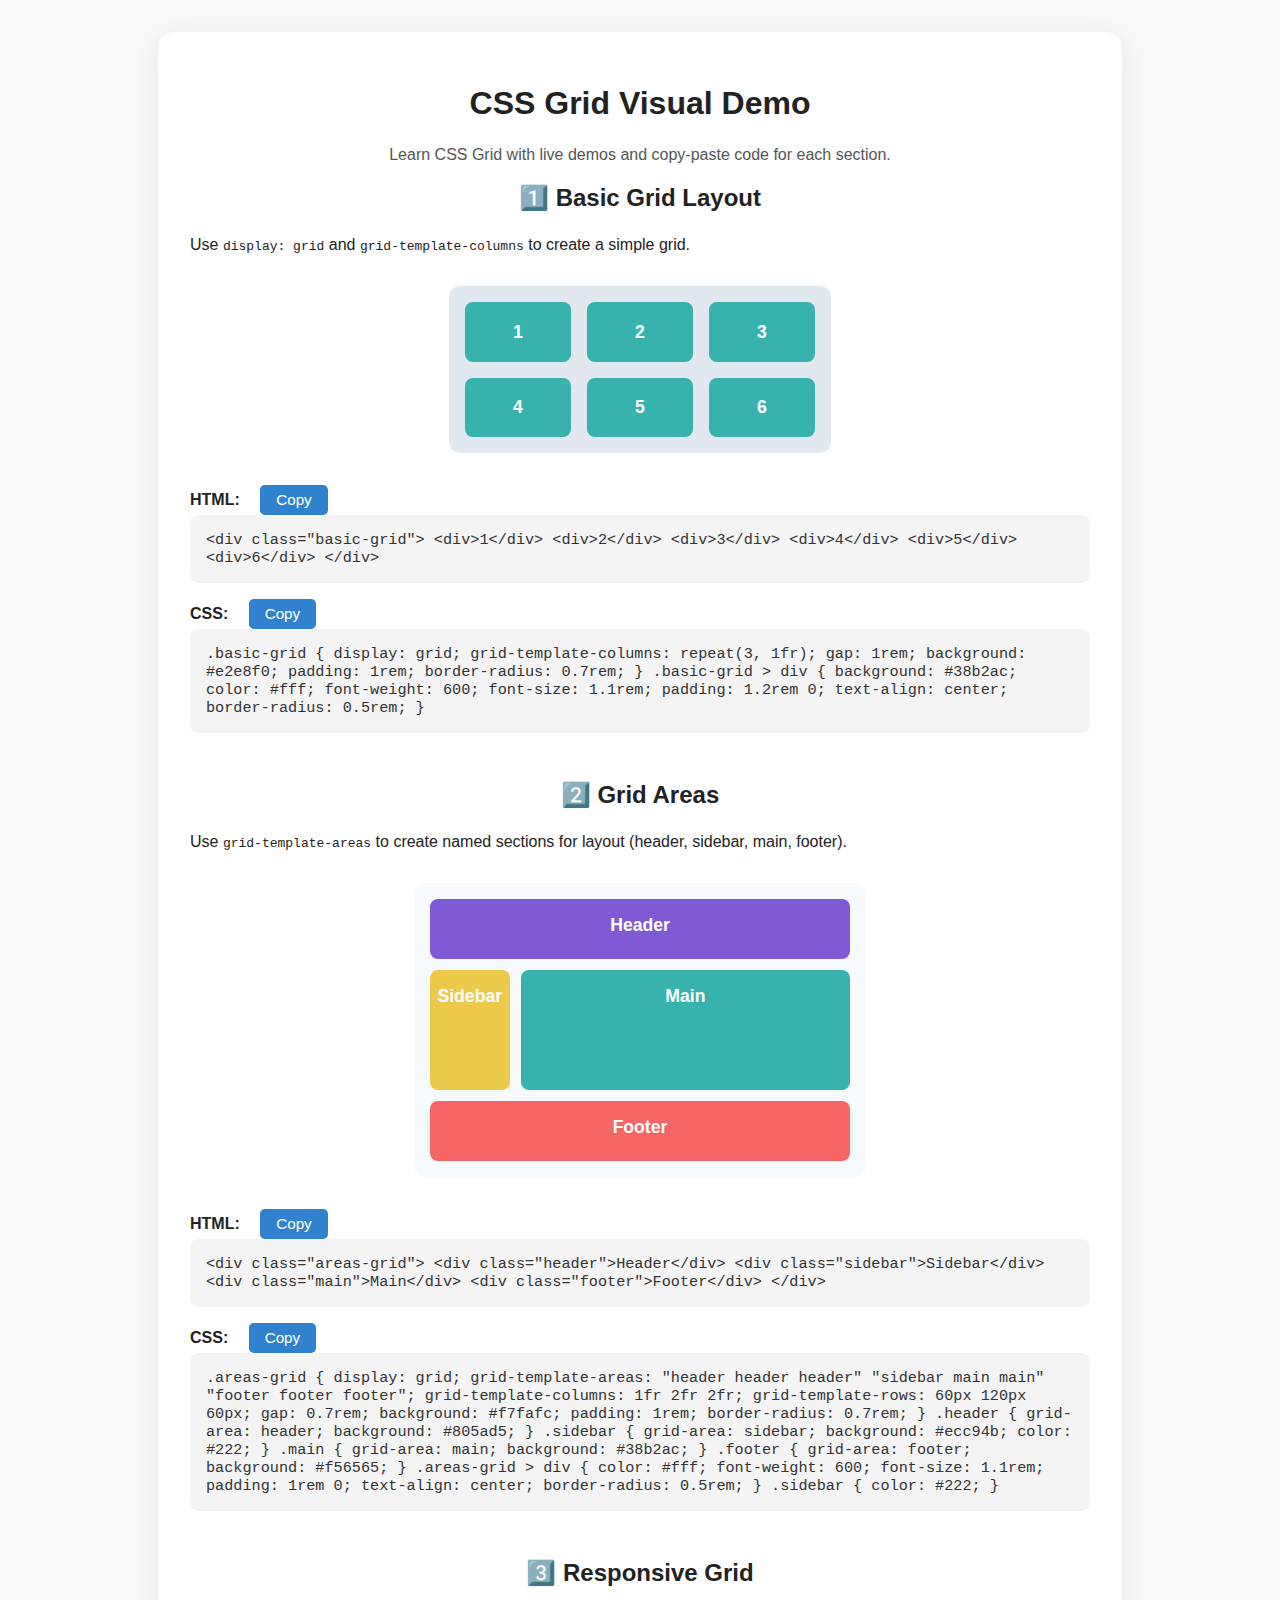
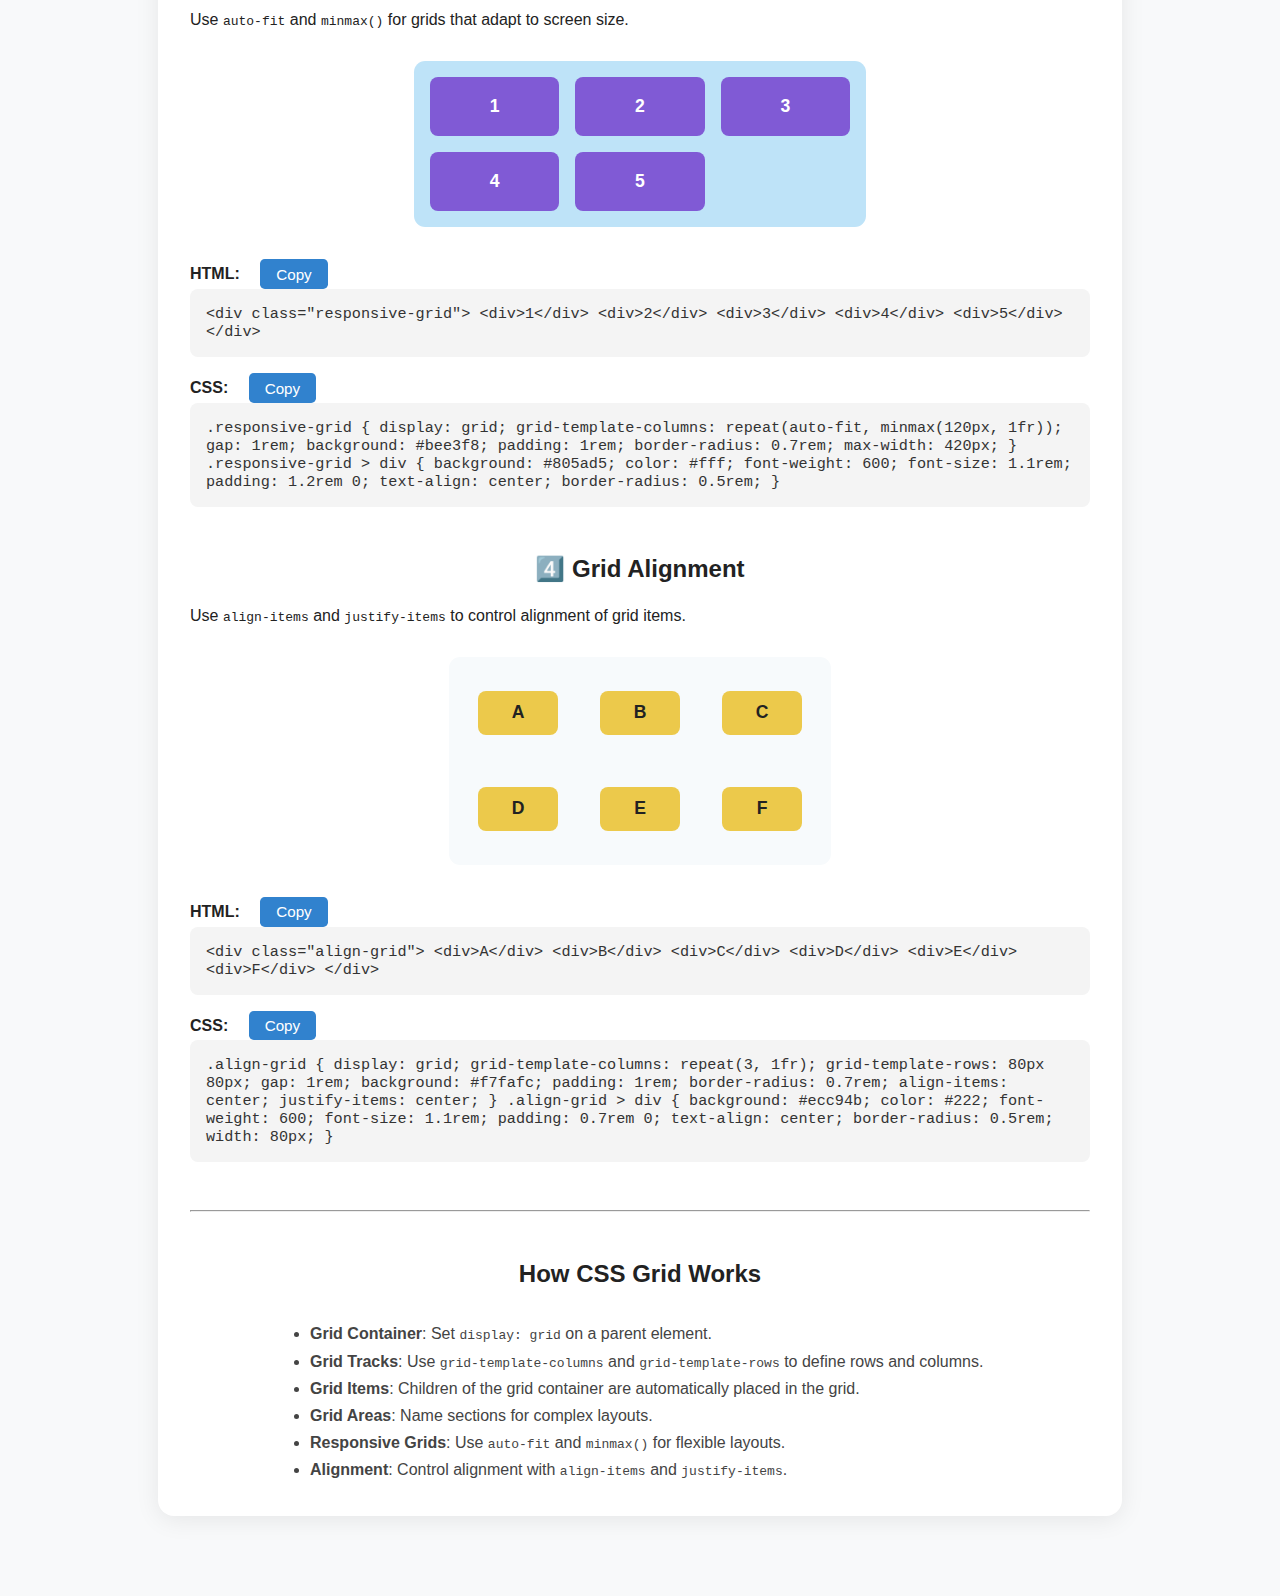
<file: CSS/grid.html>
<!DOCTYPE html>
<html lang="en">
  <head>
    <meta charset="UTF-8" />
    <meta name="viewport" content="width=device-width, initial-scale=1.0" />
    <title>CSS Grid Visual Demo</title>
    <style>
      body {
        font-family: "Segoe UI", Arial, sans-serif;
        background: #f8f9fa;
        color: #222;
        margin: 0;
        padding: 0 0 3rem 0;
      }
      .container {
        max-width: 900px;
        margin: 2rem auto;
        background: #fff;
        border-radius: 1rem;
        box-shadow: 0 4px 24px rgba(0, 0, 0, 0.08);
        padding: 2rem;
      }
      h1,
      h2 {
        text-align: center;
        margin-bottom: 1.5rem;
      }
      section {
        margin-bottom: 3rem;
      }
      .demo {
        margin: 2rem 0;
        display: flex;
        justify-content: center;
        align-items: flex-start;
        flex-wrap: wrap;
        gap: 2rem;
      }
      .code-block {
        background: #f4f4f4;
        border-radius: 0.5rem;
        padding: 1rem;
        font-family: "Fira Mono", "Consolas", monospace;
        font-size: 0.95rem;
        overflow-x: auto;
        margin-bottom: 1rem;
        color: #333;
      }
      .copy-btn {
        background: #3182ce;
        color: #fff;
        border: none;
        border-radius: 0.3rem;
        padding: 0.4rem 1rem;
        cursor: pointer;
        margin-left: 1rem;
        font-size: 0.95rem;
        transition: background 0.2s;
      }
      .copy-btn:hover {
        background: #225ea8;
      }
      /* Basic Grid Demo */
      .basic-grid {
        display: grid;
        grid-template-columns: repeat(3, 1fr);
        gap: 1rem;
        background: #e2e8f0;
        padding: 1rem;
        border-radius: 0.7rem;
        width: 350px;
      }
      .basic-grid > div {
        background: #38b2ac;
        color: #fff;
        font-weight: 600;
        font-size: 1.1rem;
        padding: 1.2rem 0;
        text-align: center;
        border-radius: 0.5rem;
      }
      /* Grid Areas Demo */
      .areas-grid {
        display: grid;
        grid-template-areas:
          "header header header"
          "sidebar main main"
          "footer footer footer";
        grid-template-columns: 1fr 2fr 2fr;
        grid-template-rows: 60px 120px 60px;
        gap: 0.7rem;
        background: #f7fafc;
        padding: 1rem;
        border-radius: 0.7rem;
        width: 420px;
      }
      .header {
        grid-area: header;
        background: #805ad5;
      }
      .sidebar {
        grid-area: sidebar;
        background: #ecc94b;
        color: #222;
      }
      .main {
        grid-area: main;
        background: #38b2ac;
      }
      .footer {
        grid-area: footer;
        background: #f56565;
      }
      .areas-grid > div {
        color: #fff;
        font-weight: 600;
        font-size: 1.1rem;
        padding: 1rem 0;
        text-align: center;
        border-radius: 0.5rem;
      }
      .sidebar {
        color: #222;
      }
      /* Responsive Grid Demo */
      .responsive-grid {
        display: grid;
        grid-template-columns: repeat(auto-fit, minmax(120px, 1fr));
        gap: 1rem;
        background: #bee3f8;
        padding: 1rem;
        border-radius: 0.7rem;
        width: 100%;
        max-width: 420px;
      }
      .responsive-grid > div {
        background: #805ad5;
        color: #fff;
        font-weight: 600;
        font-size: 1.1rem;
        padding: 1.2rem 0;
        text-align: center;
        border-radius: 0.5rem;
      }
      /* Alignment Demo */
      .align-grid {
        display: grid;
        grid-template-columns: repeat(3, 1fr);
        grid-template-rows: 80px 80px;
        gap: 1rem;
        background: #f7fafc;
        padding: 1rem;
        border-radius: 0.7rem;
        width: 350px;
        align-items: center;
        justify-items: center;
      }
      .align-grid > div {
        background: #ecc94b;
        color: #222;
        font-weight: 600;
        font-size: 1.1rem;
        padding: 0.7rem 0;
        text-align: center;
        border-radius: 0.5rem;
        width: 80px;
      }
    </style>
  </head>
  <body>
    <div class="container">
      <h1>CSS Grid Visual Demo</h1>
      <p style="text-align: center; color: #555">
        Learn CSS Grid with live demos and copy-paste code for each section.
      </p>

      <!-- Section 1: Basic Grid -->
      <section>
        <h2>1️⃣ Basic Grid Layout</h2>
        <p>
          Use <code>display: grid</code> and
          <code>grid-template-columns</code> to create a simple grid.
        </p>
        <div class="demo">
          <div class="basic-grid">
            <div>1</div>
            <div>2</div>
            <div>3</div>
            <div>4</div>
            <div>5</div>
            <div>6</div>
          </div>
        </div>
        <div>
          <strong>HTML:</strong>
          <button class="copy-btn" onclick="copyCode('basic-html')">
            Copy
          </button>
          <div class="code-block" id="basic-html">
            &lt;div class="basic-grid"&gt; &lt;div&gt;1&lt;/div&gt;
            &lt;div&gt;2&lt;/div&gt; &lt;div&gt;3&lt;/div&gt;
            &lt;div&gt;4&lt;/div&gt; &lt;div&gt;5&lt;/div&gt;
            &lt;div&gt;6&lt;/div&gt; &lt;/div&gt;
          </div>
          <strong>CSS:</strong>
          <button class="copy-btn" onclick="copyCode('basic-css')">Copy</button>
          <div class="code-block" id="basic-css">
            .basic-grid { display: grid; grid-template-columns: repeat(3, 1fr);
            gap: 1rem; background: #e2e8f0; padding: 1rem; border-radius:
            0.7rem; } .basic-grid > div { background: #38b2ac; color: #fff;
            font-weight: 600; font-size: 1.1rem; padding: 1.2rem 0; text-align:
            center; border-radius: 0.5rem; }
          </div>
        </div>
      </section>

      <!-- Section 2: Grid Areas -->
      <section>
        <h2>2️⃣ Grid Areas</h2>
        <p>
          Use <code>grid-template-areas</code> to create named sections for
          layout (header, sidebar, main, footer).
        </p>
        <div class="demo">
          <div class="areas-grid">
            <div class="header">Header</div>
            <div class="sidebar">Sidebar</div>
            <div class="main">Main</div>
            <div class="footer">Footer</div>
          </div>
        </div>
        <div>
          <strong>HTML:</strong>
          <button class="copy-btn" onclick="copyCode('areas-html')">
            Copy
          </button>
          <div class="code-block" id="areas-html">
            &lt;div class="areas-grid"&gt; &lt;div
            class="header"&gt;Header&lt;/div&gt; &lt;div
            class="sidebar"&gt;Sidebar&lt;/div&gt; &lt;div
            class="main"&gt;Main&lt;/div&gt; &lt;div
            class="footer"&gt;Footer&lt;/div&gt; &lt;/div&gt;
          </div>
          <strong>CSS:</strong>
          <button class="copy-btn" onclick="copyCode('areas-css')">Copy</button>
          <div class="code-block" id="areas-css">
            .areas-grid { display: grid; grid-template-areas: "header header
            header" "sidebar main main" "footer footer footer";
            grid-template-columns: 1fr 2fr 2fr; grid-template-rows: 60px 120px
            60px; gap: 0.7rem; background: #f7fafc; padding: 1rem;
            border-radius: 0.7rem; } .header { grid-area: header; background:
            #805ad5; } .sidebar { grid-area: sidebar; background: #ecc94b;
            color: #222; } .main { grid-area: main; background: #38b2ac; }
            .footer { grid-area: footer; background: #f56565; } .areas-grid >
            div { color: #fff; font-weight: 600; font-size: 1.1rem; padding:
            1rem 0; text-align: center; border-radius: 0.5rem; } .sidebar {
            color: #222; }
          </div>
        </div>
      </section>

      <!-- Section 3: Responsive Grid -->
      <section>
        <h2>3️⃣ Responsive Grid</h2>
        <p>
          Use <code>auto-fit</code> and <code>minmax()</code> for grids that
          adapt to screen size.
        </p>
        <div class="demo">
          <div class="responsive-grid">
            <div>1</div>
            <div>2</div>
            <div>3</div>
            <div>4</div>
            <div>5</div>
          </div>
        </div>
        <div>
          <strong>HTML:</strong>
          <button class="copy-btn" onclick="copyCode('responsive-html')">
            Copy
          </button>
          <div class="code-block" id="responsive-html">
            &lt;div class="responsive-grid"&gt; &lt;div&gt;1&lt;/div&gt;
            &lt;div&gt;2&lt;/div&gt; &lt;div&gt;3&lt;/div&gt;
            &lt;div&gt;4&lt;/div&gt; &lt;div&gt;5&lt;/div&gt; &lt;/div&gt;
          </div>
          <strong>CSS:</strong>
          <button class="copy-btn" onclick="copyCode('responsive-css')">
            Copy
          </button>
          <div class="code-block" id="responsive-css">
            .responsive-grid { display: grid; grid-template-columns:
            repeat(auto-fit, minmax(120px, 1fr)); gap: 1rem; background:
            #bee3f8; padding: 1rem; border-radius: 0.7rem; max-width: 420px; }
            .responsive-grid > div { background: #805ad5; color: #fff;
            font-weight: 600; font-size: 1.1rem; padding: 1.2rem 0; text-align:
            center; border-radius: 0.5rem; }
          </div>
        </div>
      </section>

      <!-- Section 4: Alignment in Grid -->
      <section>
        <h2>4️⃣ Grid Alignment</h2>
        <p>
          Use <code>align-items</code> and <code>justify-items</code> to control
          alignment of grid items.
        </p>
        <div class="demo">
          <div class="align-grid">
            <div>A</div>
            <div>B</div>
            <div>C</div>
            <div>D</div>
            <div>E</div>
            <div>F</div>
          </div>
        </div>
        <div>
          <strong>HTML:</strong>
          <button class="copy-btn" onclick="copyCode('align-html')">
            Copy
          </button>
          <div class="code-block" id="align-html">
            &lt;div class="align-grid"&gt; &lt;div&gt;A&lt;/div&gt;
            &lt;div&gt;B&lt;/div&gt; &lt;div&gt;C&lt;/div&gt;
            &lt;div&gt;D&lt;/div&gt; &lt;div&gt;E&lt;/div&gt;
            &lt;div&gt;F&lt;/div&gt; &lt;/div&gt;
          </div>
          <strong>CSS:</strong>
          <button class="copy-btn" onclick="copyCode('align-css')">Copy</button>
          <div class="code-block" id="align-css">
            .align-grid { display: grid; grid-template-columns: repeat(3, 1fr);
            grid-template-rows: 80px 80px; gap: 1rem; background: #f7fafc;
            padding: 1rem; border-radius: 0.7rem; align-items: center;
            justify-items: center; } .align-grid > div { background: #ecc94b;
            color: #222; font-weight: 600; font-size: 1.1rem; padding: 0.7rem 0;
            text-align: center; border-radius: 0.5rem; width: 80px; }
          </div>
        </div>
      </section>

      <hr style="margin: 3rem 0" />
      <h2 style="text-align: center">How CSS Grid Works</h2>
      <ul
        style="
          max-width: 700px;
          margin: 2rem auto 0 auto;
          line-height: 1.7;
          color: #444;
        "
      >
        <li>
          <strong>Grid Container</strong>: Set <code>display: grid</code> on a
          parent element.
        </li>
        <li>
          <strong>Grid Tracks</strong>: Use
          <code>grid-template-columns</code> and
          <code>grid-template-rows</code> to define rows and columns.
        </li>
        <li>
          <strong>Grid Items</strong>: Children of the grid container are
          automatically placed in the grid.
        </li>
        <li><strong>Grid Areas</strong>: Name sections for complex layouts.</li>
        <li>
          <strong>Responsive Grids</strong>: Use <code>auto-fit</code> and
          <code>minmax()</code> for flexible layouts.
        </li>
        <li>
          <strong>Alignment</strong>: Control alignment with
          <code>align-items</code> and <code>justify-items</code>.
        </li>
      </ul>
    </div>
    <script>
      function copyCode(id) {
        const code = document.getElementById(id).textContent;
        navigator.clipboard.writeText(code).then(() => {
          alert("Copied! Paste into your editor to try.");
        });
      }
    </script>
  </body>
</html>
</file>
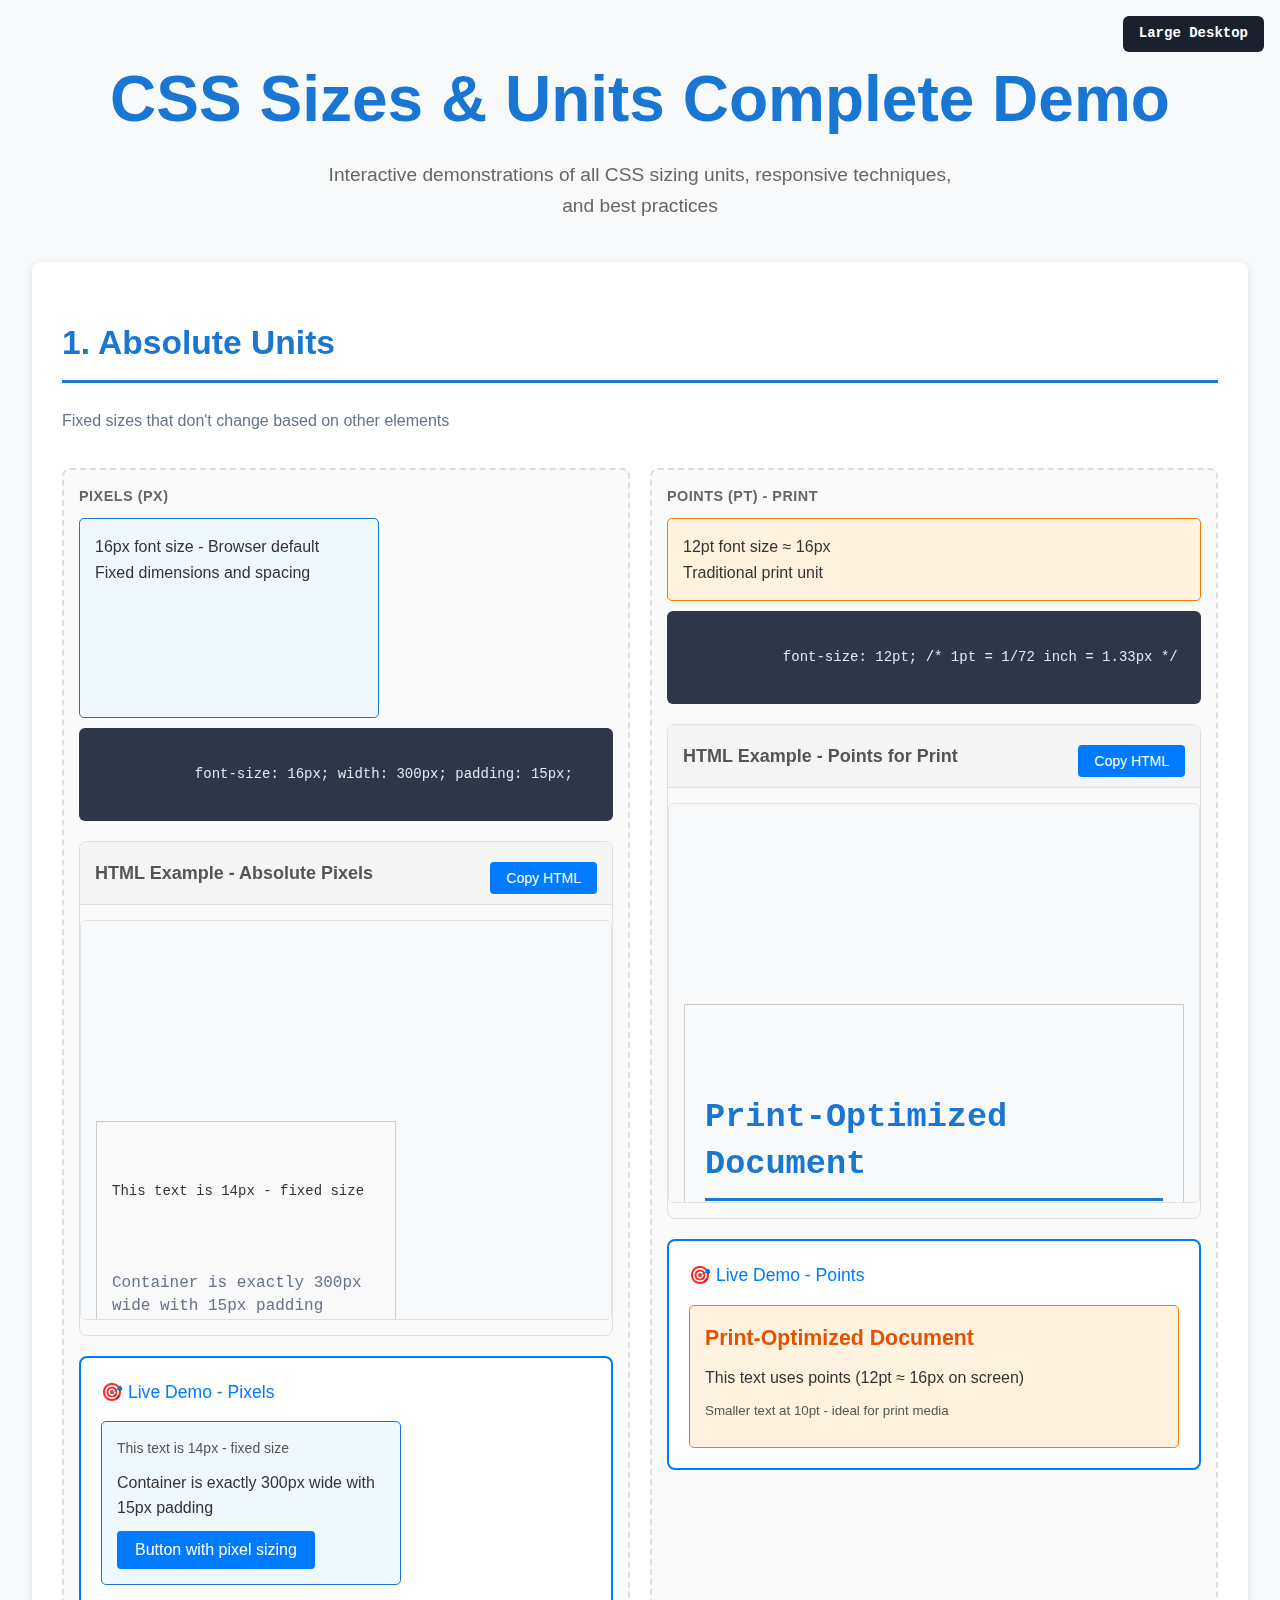
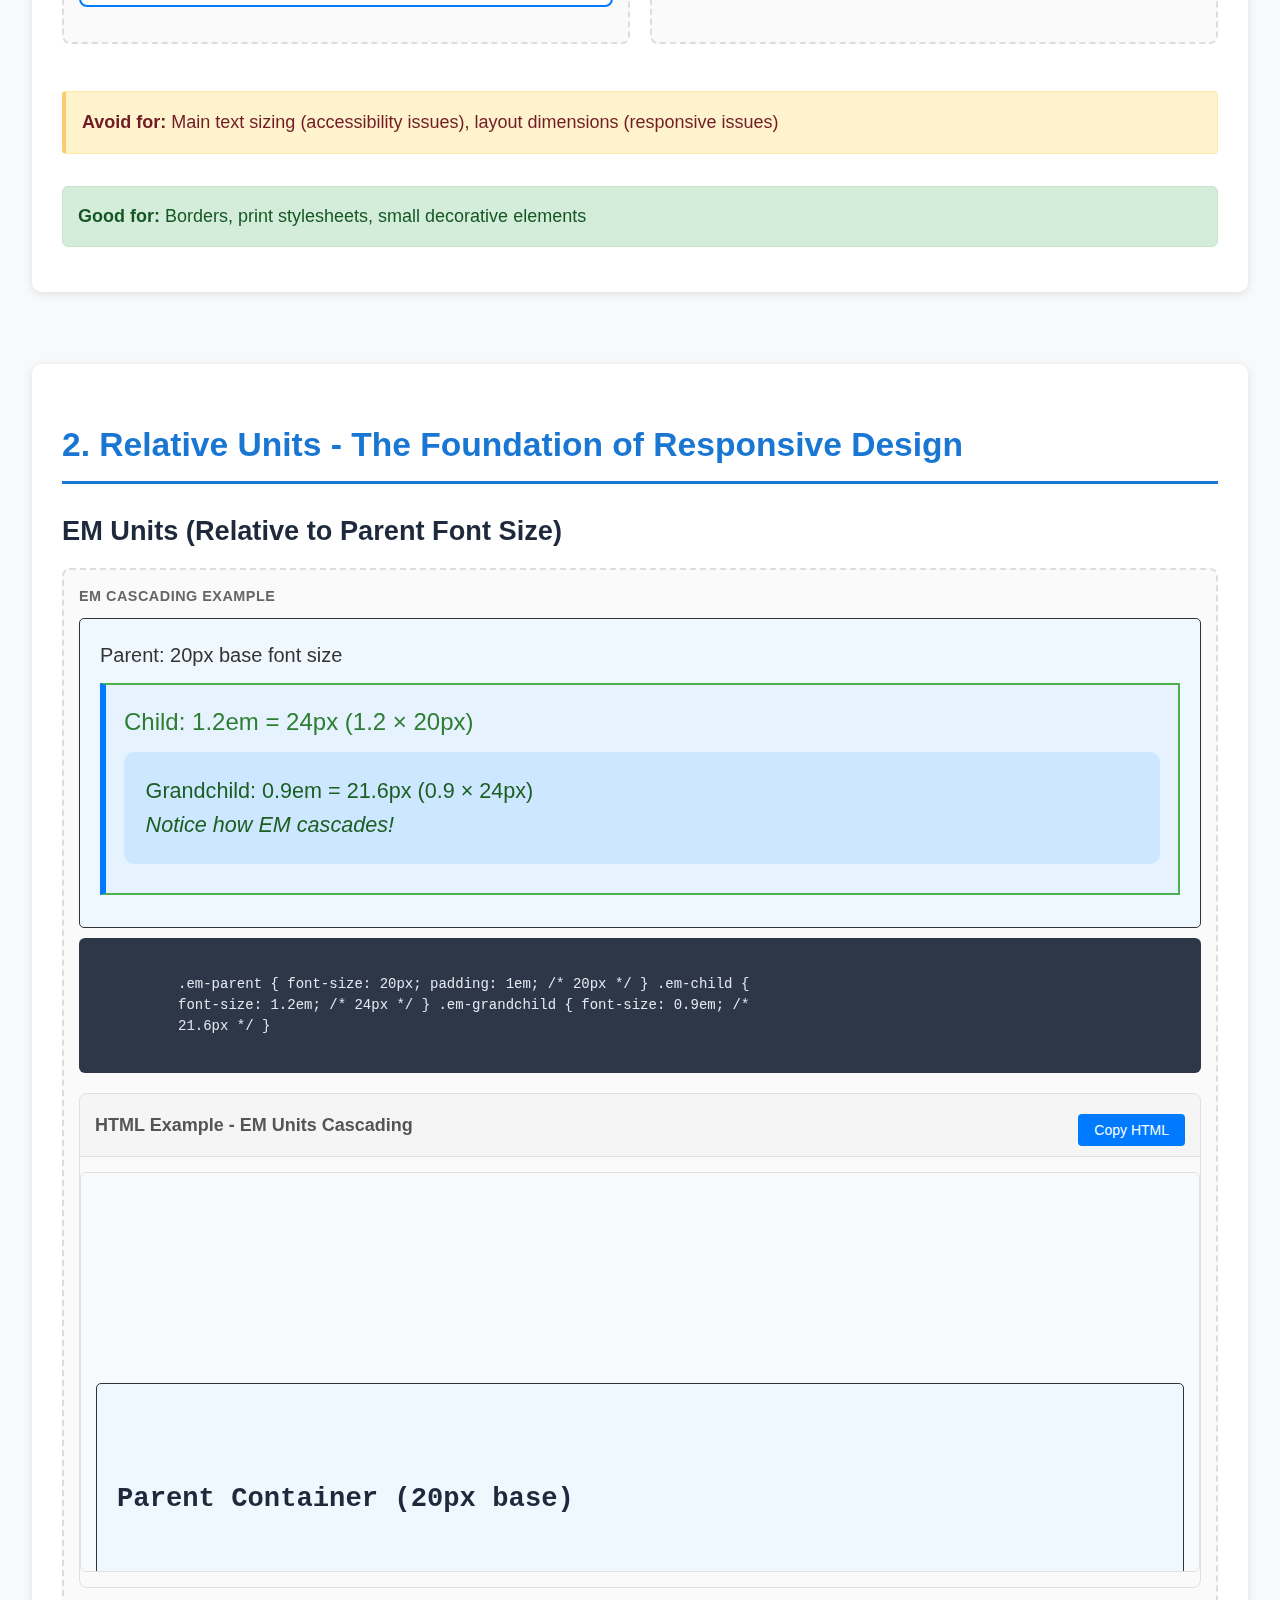
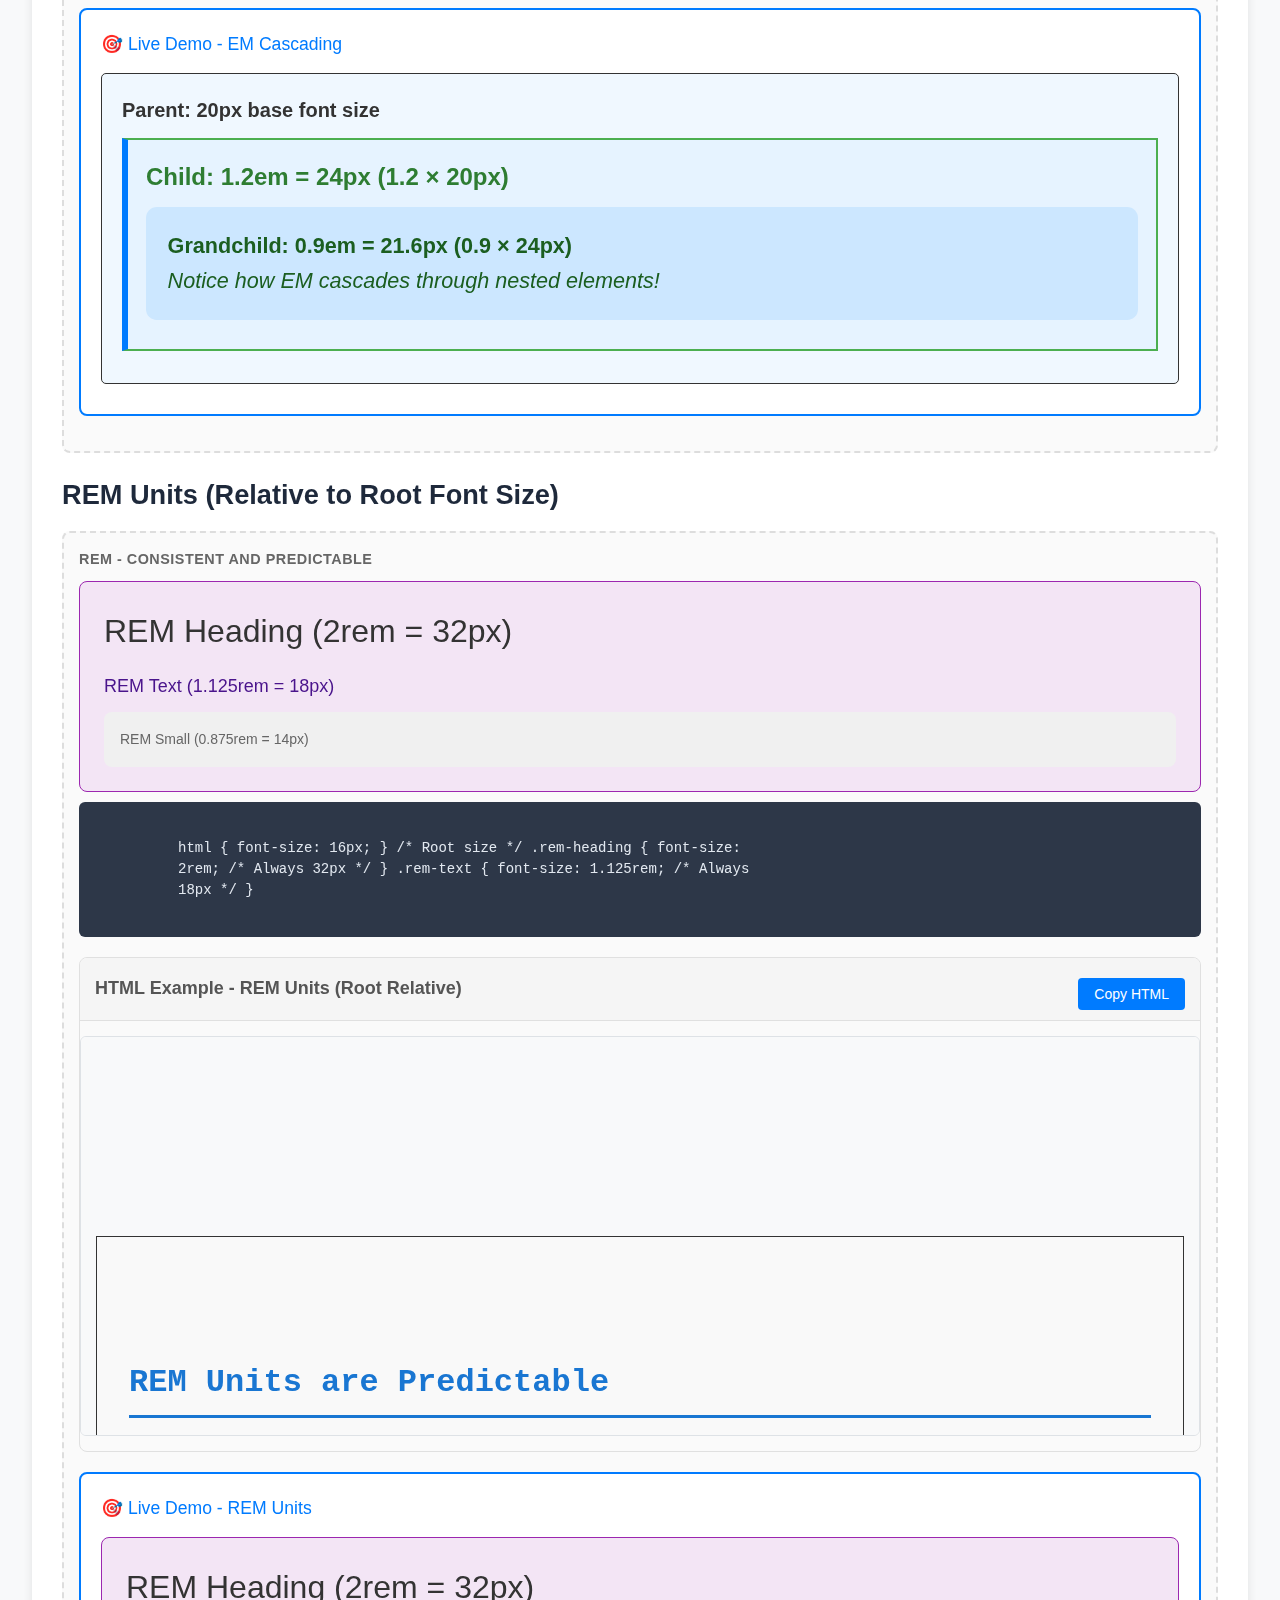
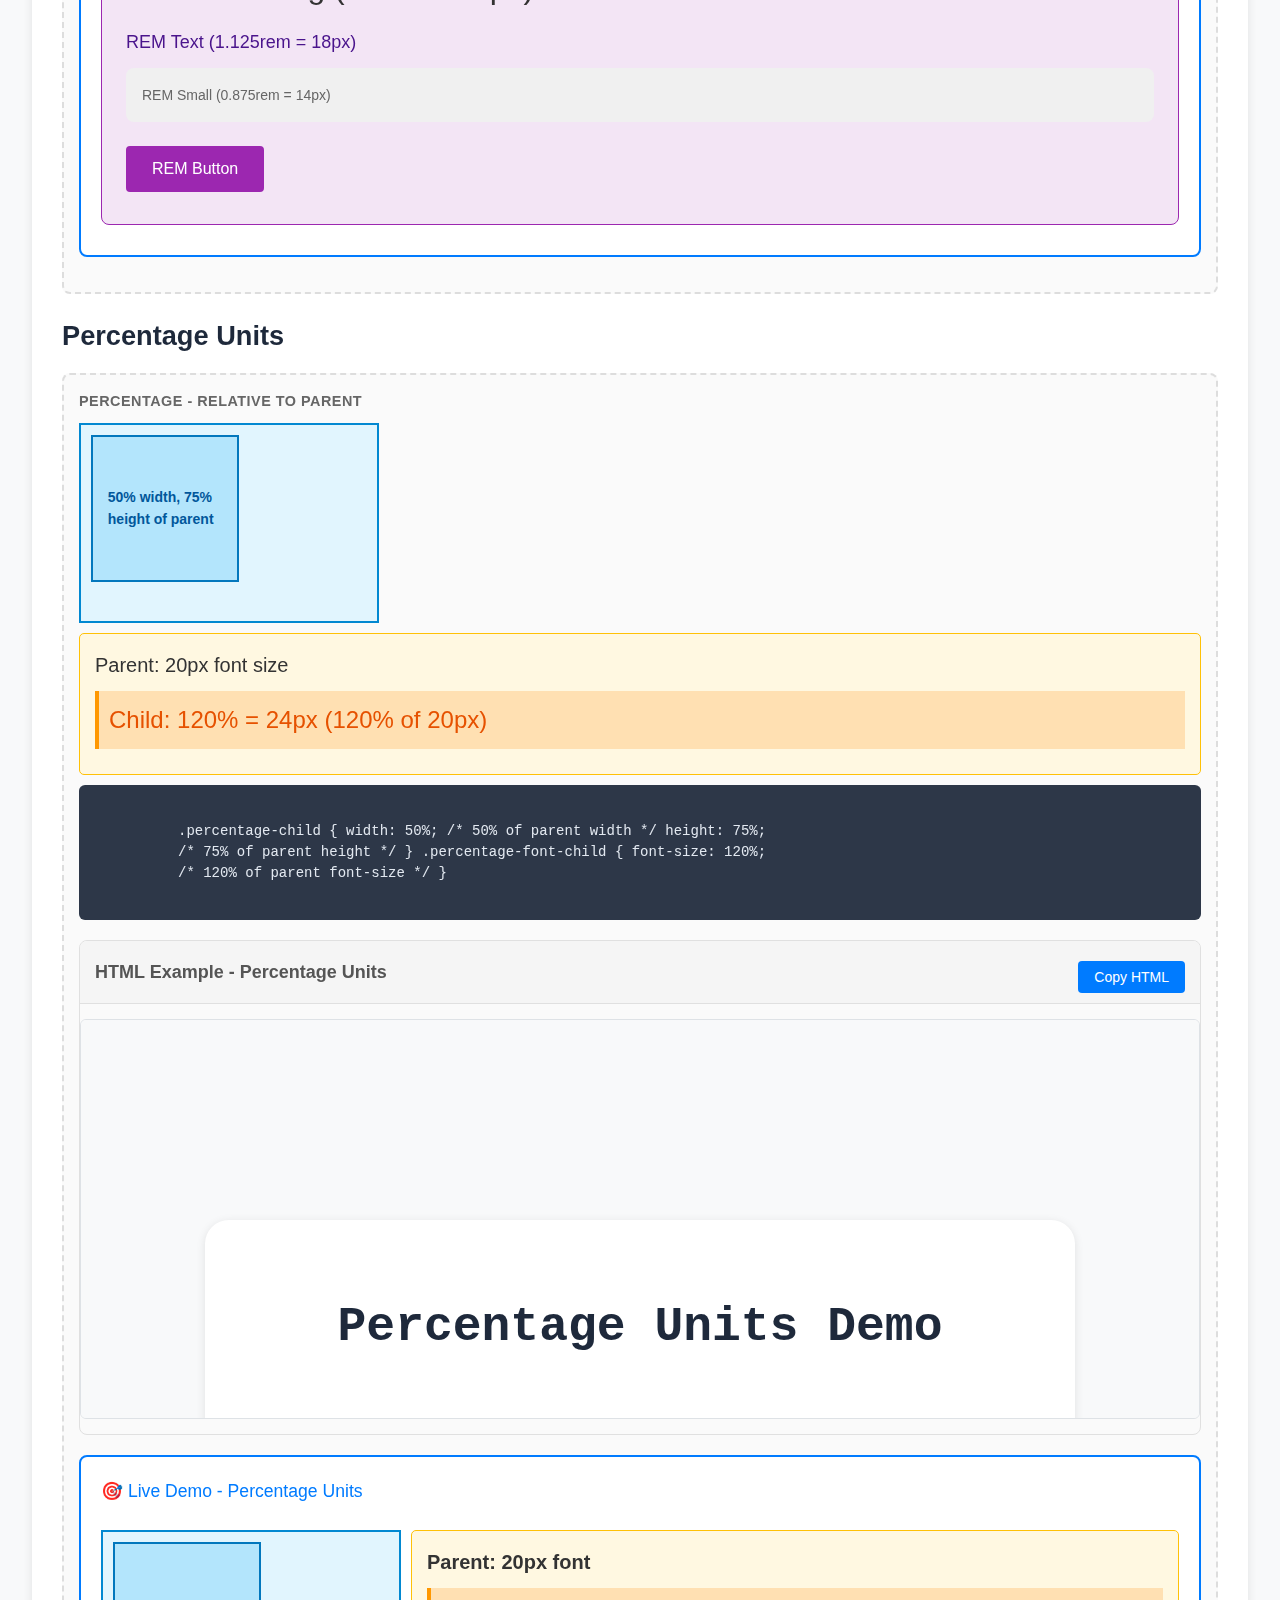
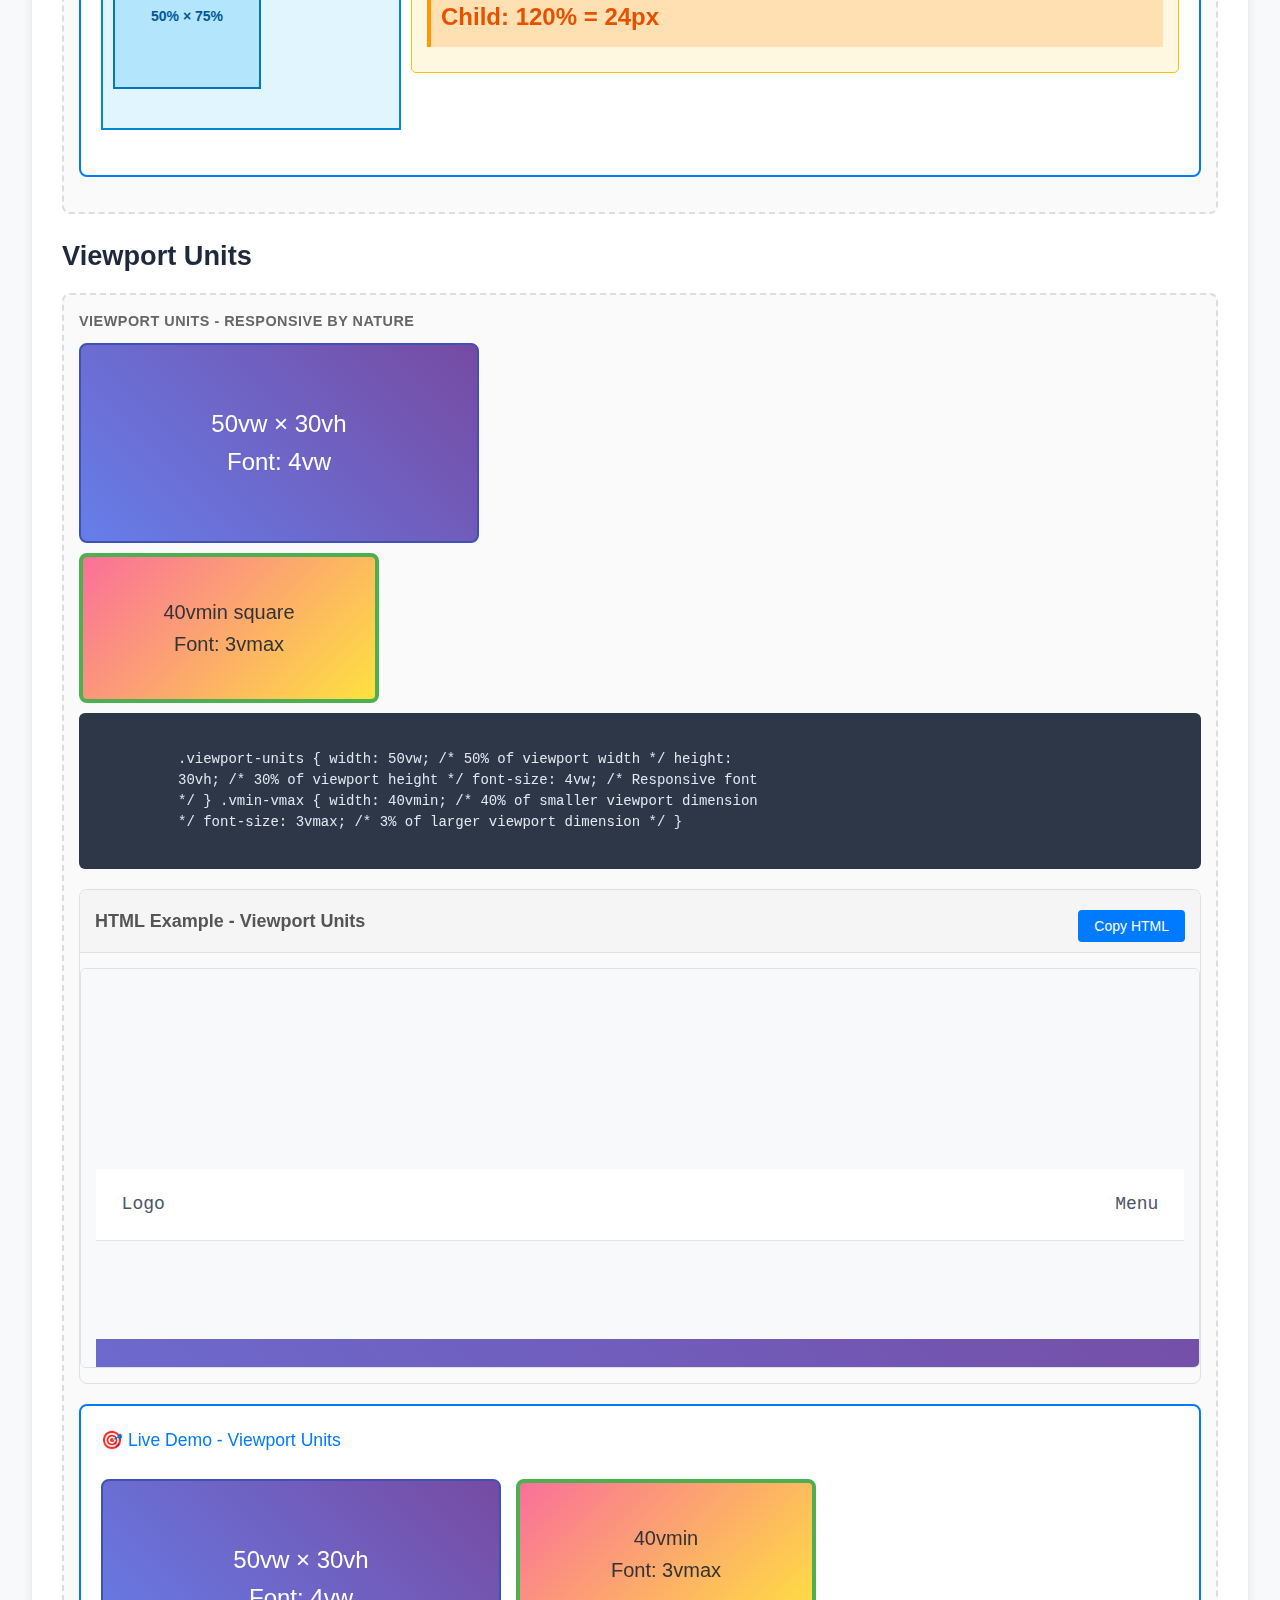
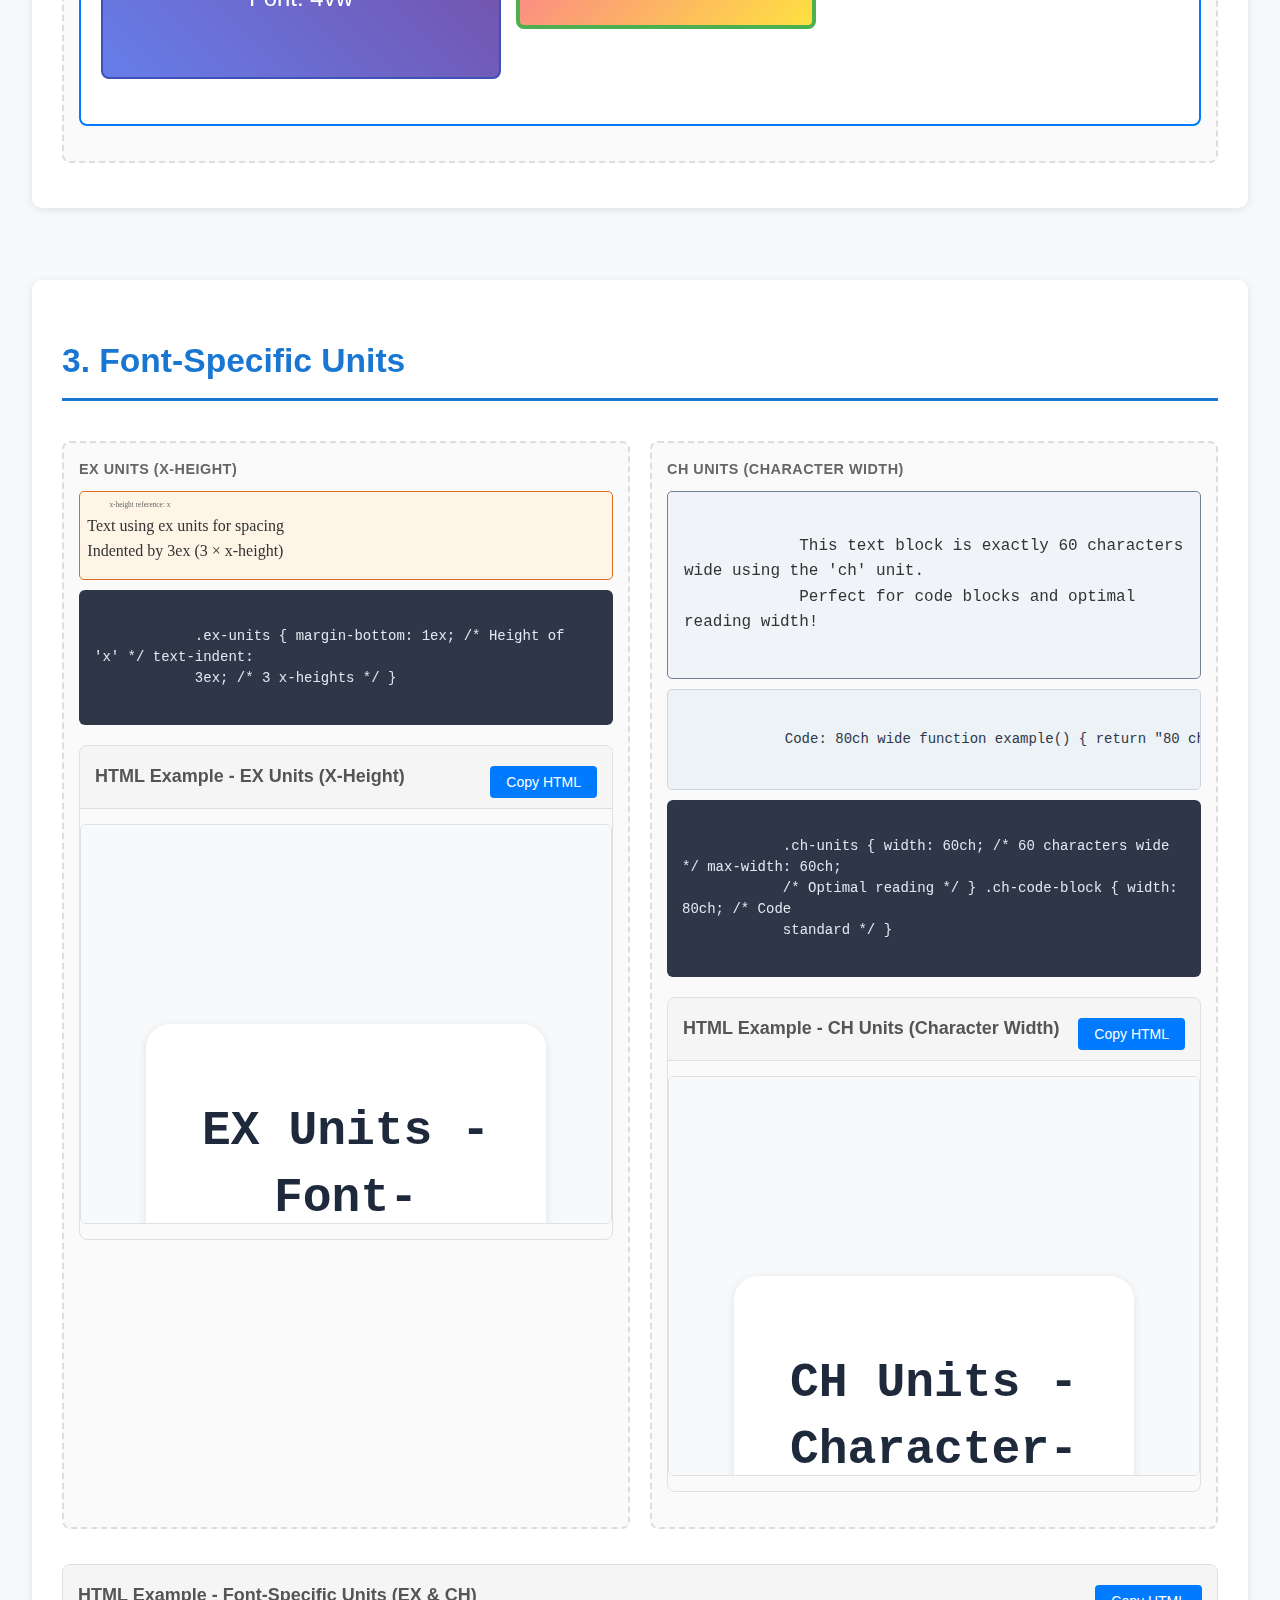
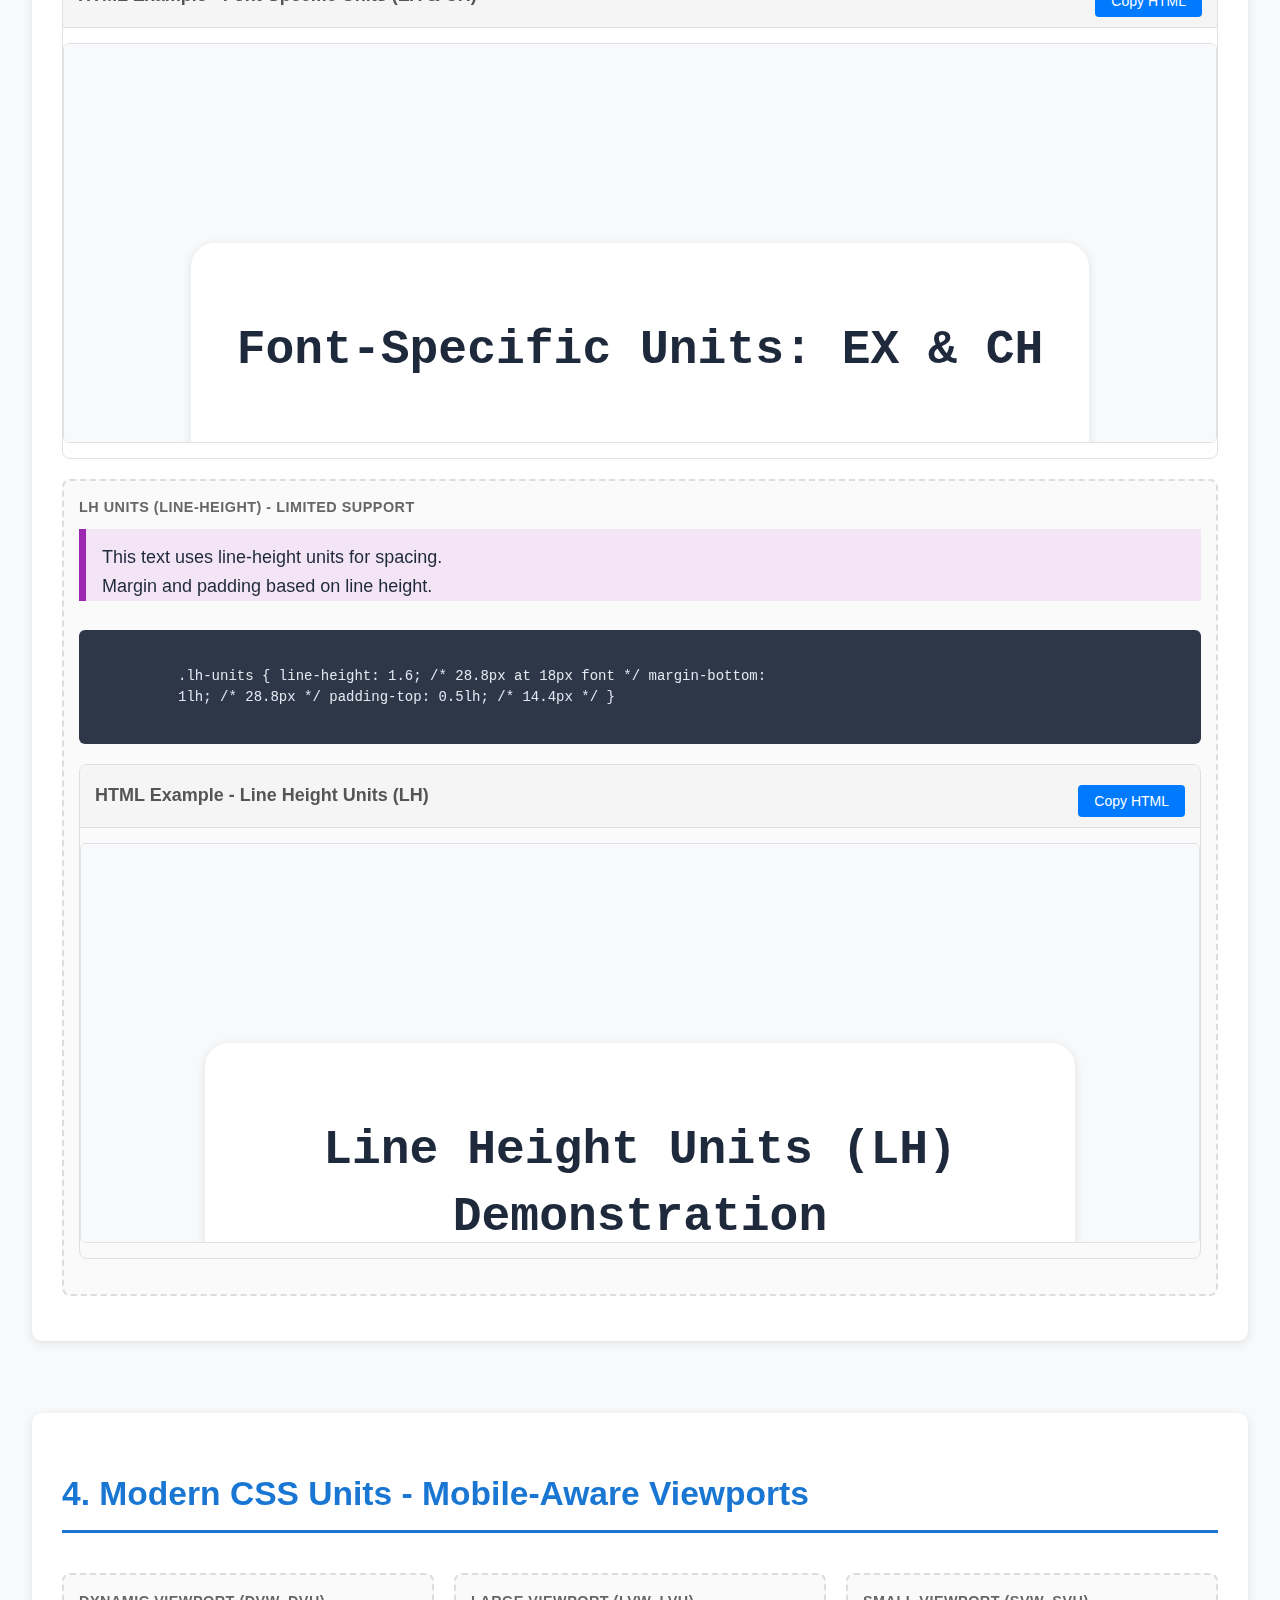
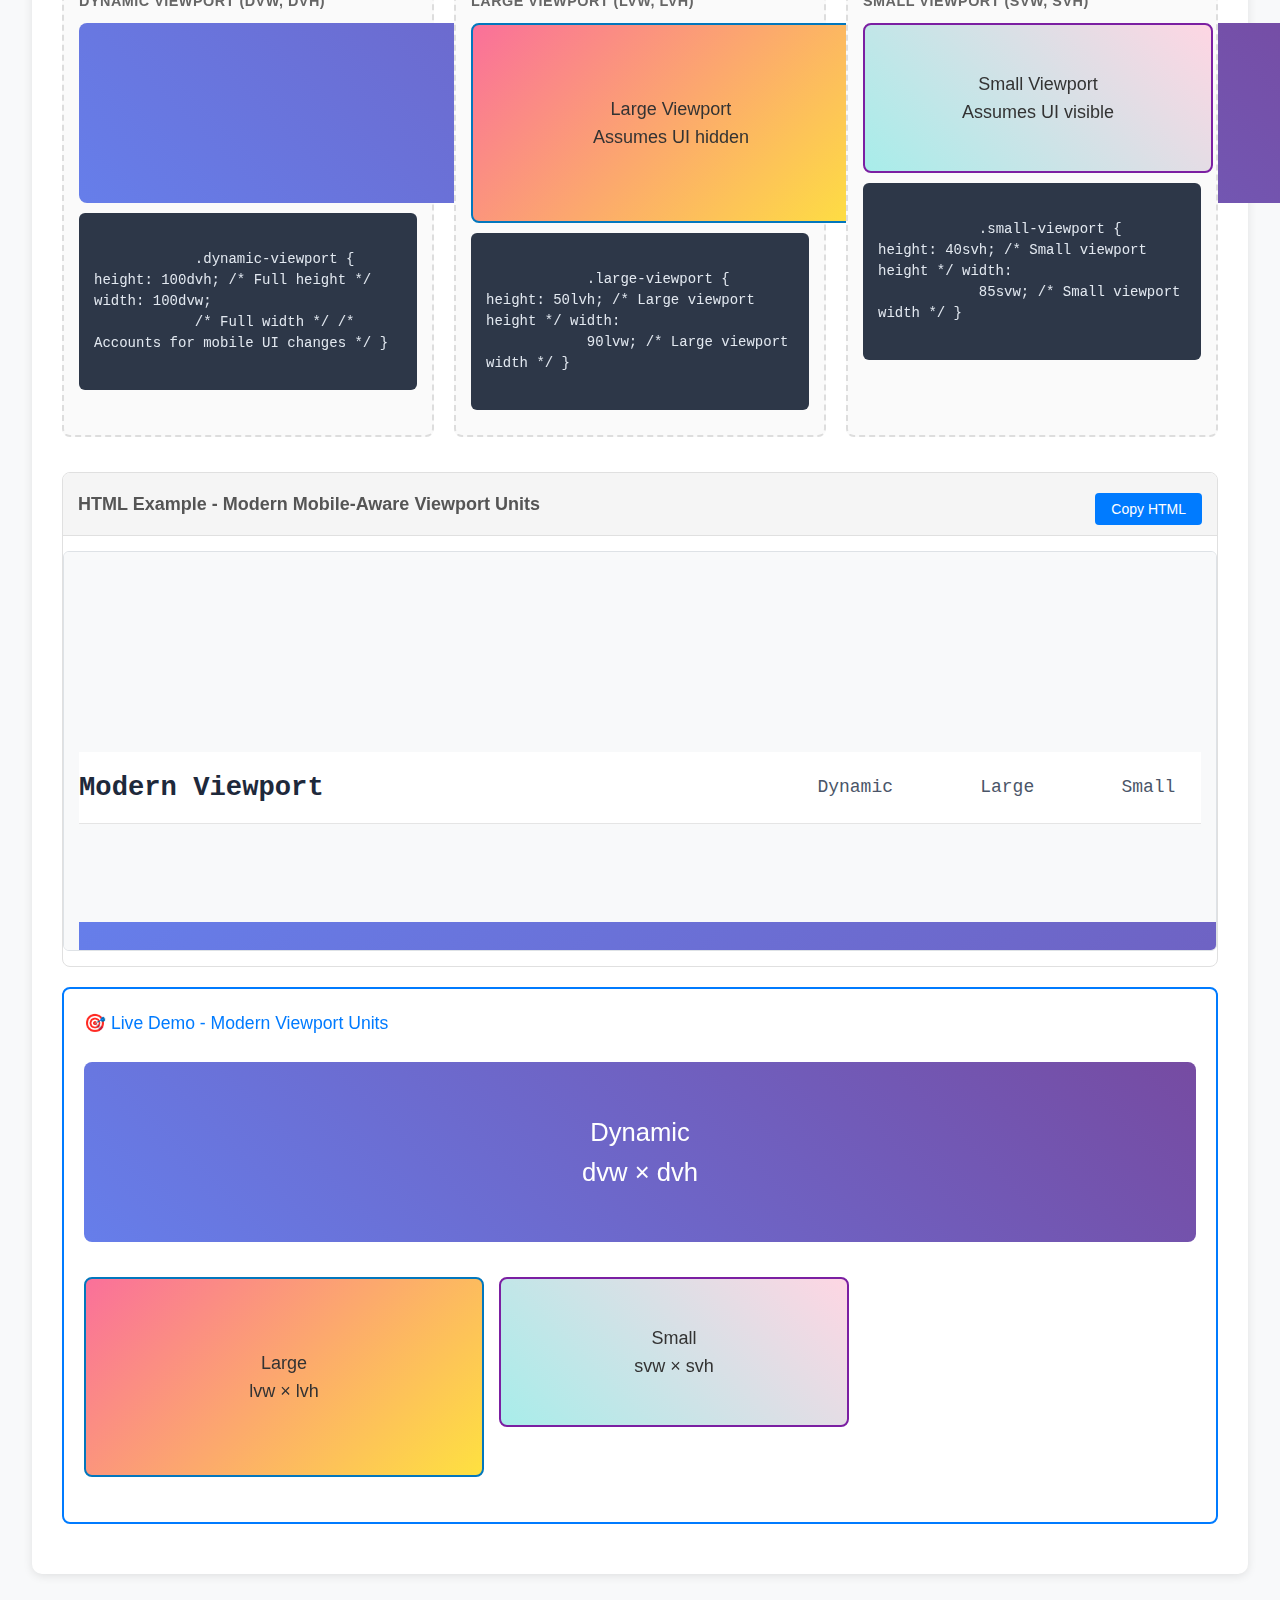
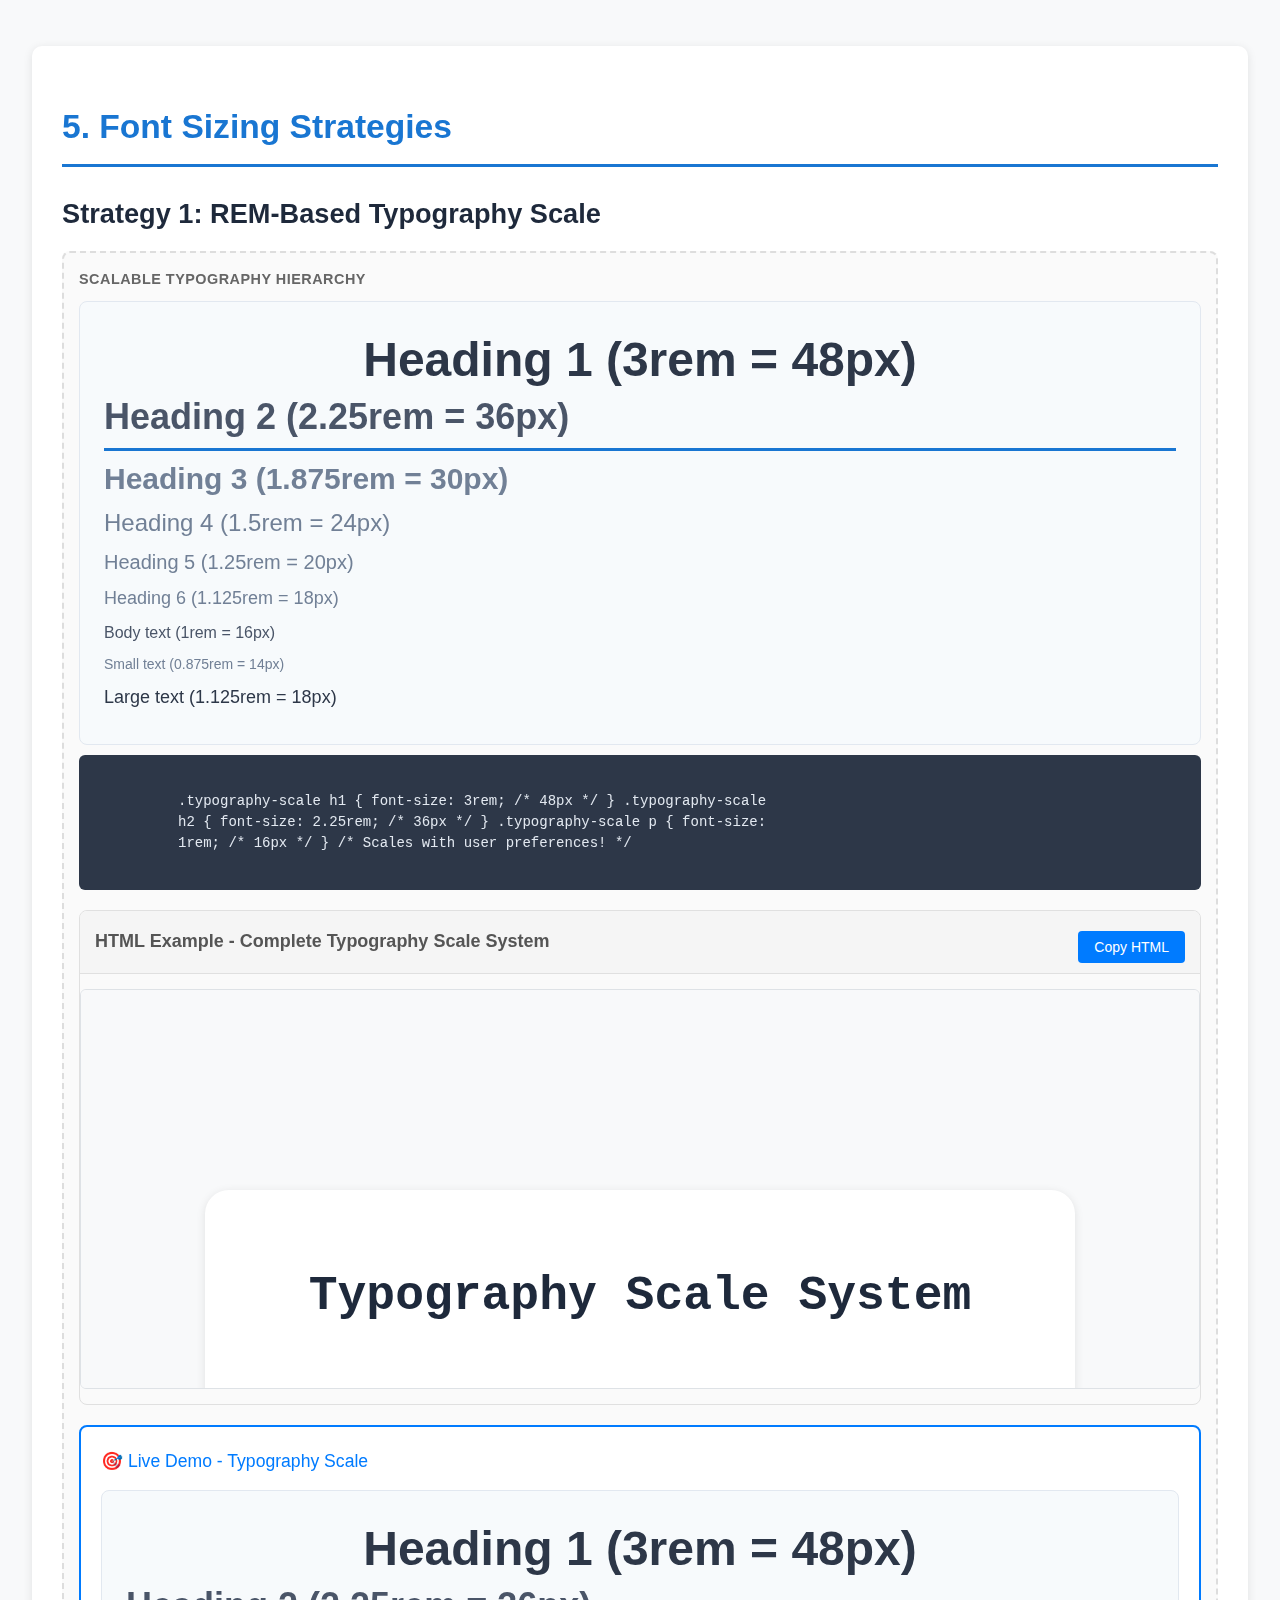
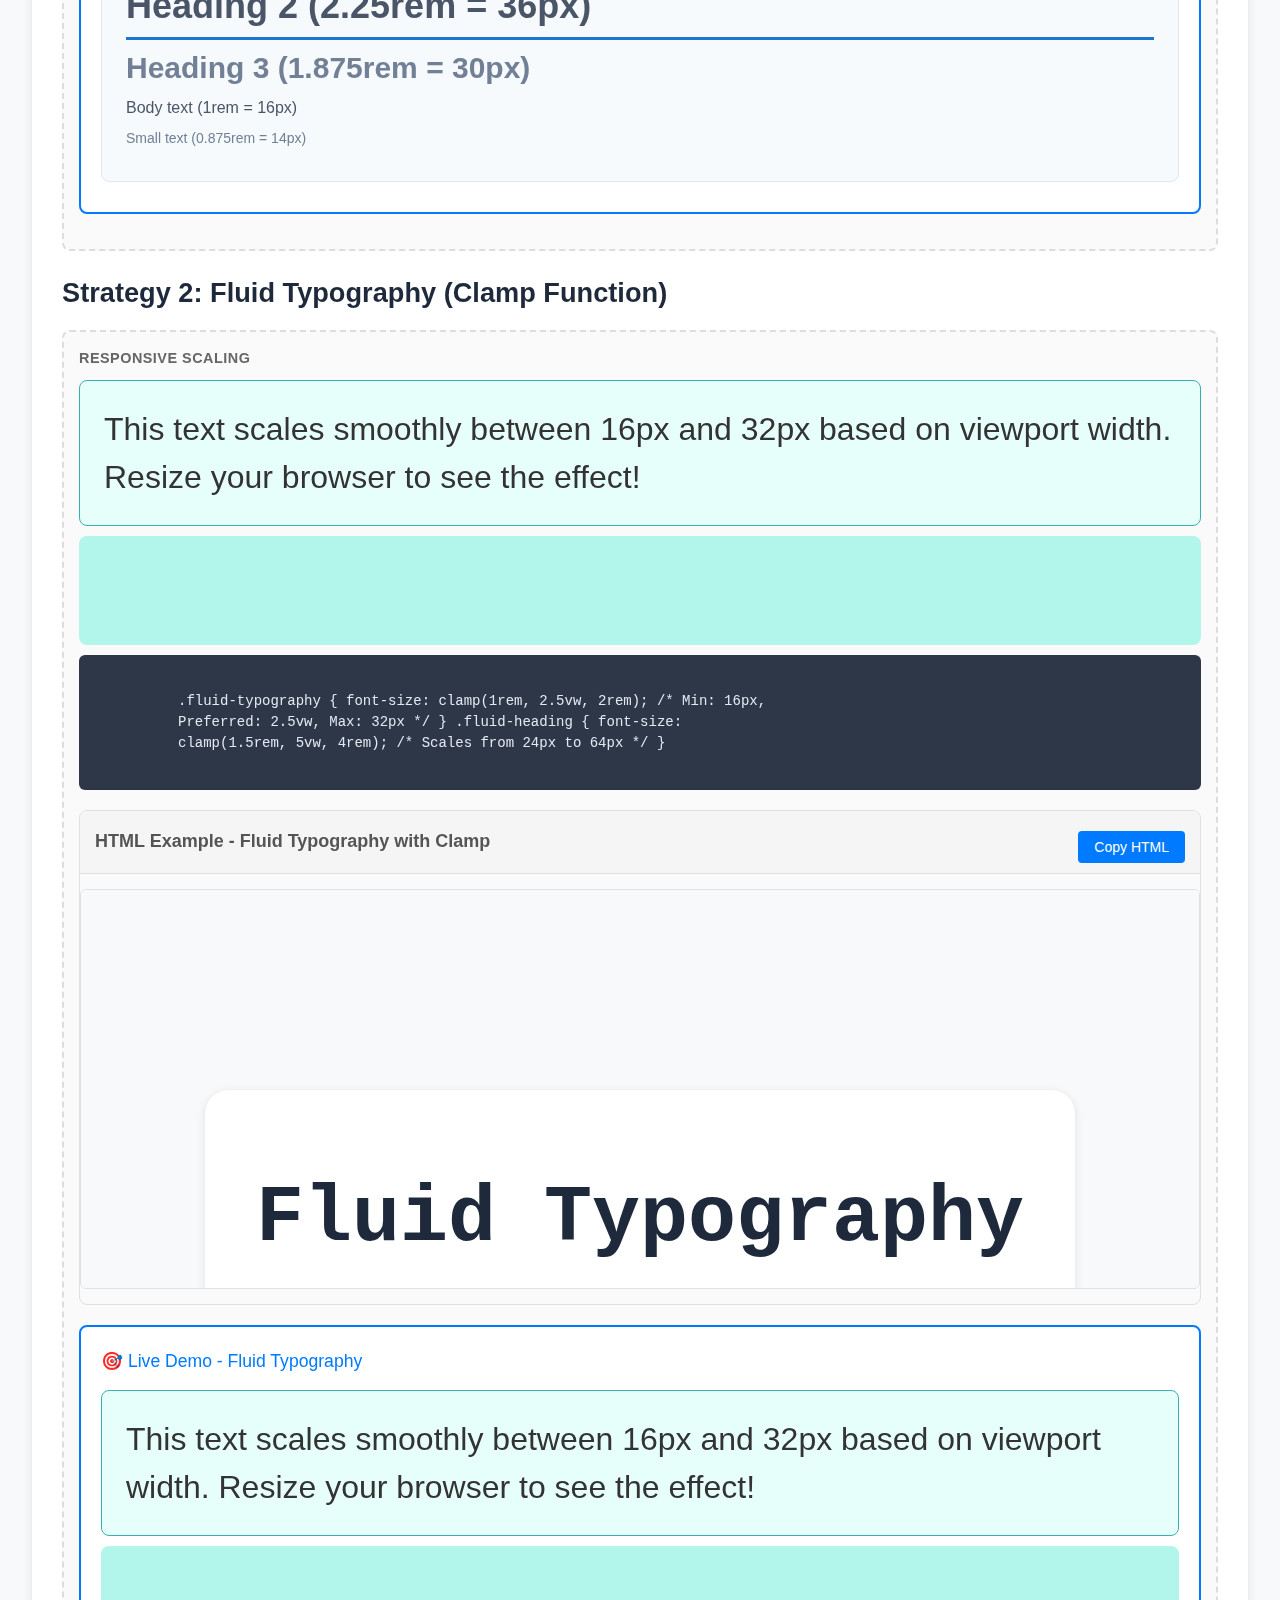
<file: CSS/sizes-demo.html>
<!DOCTYPE html>
<html lang="en">
  <head>
    <meta charset="UTF-8" />
    <meta name="viewport" content="width=device-width, initial-scale=1.0" />
    <title>CSS Sizes & Units - Complete Demo</title>
    <link rel="stylesheet" href="Fontsizes.css" />
    <style>
      /* Additional styles for better presentation */
      body {
        font-family: -apple-system, BlinkMacSystemFont, "Segoe UI", Roboto,
          sans-serif;
        line-height: 1.6;
        margin: 0;
        padding: 20px;
        background-color: #f8f9fa;
        color: #333;
      }

      .section {
        background-color: white;
        margin: 30px 0;
        padding: 30px;
        border-radius: 10px;
        box-shadow: 0 2px 10px rgba(0, 0, 0, 0.1);
      }

      .section h2 {
        color: #1976d2;
        border-bottom: 3px solid #1976d2;
        padding-bottom: 10px;
        margin-bottom: 25px;
      }

      .demo-box {
        border: 2px dashed #ddd;
        padding: 15px;
        margin: 15px 0;
        border-radius: 8px;
        background-color: #fafafa;
      }

      .unit-label {
        font-weight: bold;
        color: #666;
        font-size: 0.9rem;
        margin-bottom: 10px;
        text-transform: uppercase;
        letter-spacing: 0.5px;
      }

      .code-snippet {
        background-color: #2d3748;
        color: #e2e8f0;
        padding: 15px;
        border-radius: 6px;
        font-family: "Courier New", monospace;
        font-size: 14px;
        margin: 10px 0;
        overflow-x: auto;
        white-space: pre-wrap;
        word-wrap: break-word;
        line-height: 1.5;
      }

      .comparison-grid {
        display: grid;
        grid-template-columns: repeat(auto-fit, minmax(250px, 1fr));
        gap: 20px;
        margin: 20px 0;
      }

      /* Live HTML demonstration styles */
      .live-demo {
        background-color: #fff;
        border: 2px solid #007bff;
        border-radius: 8px;
        padding: 20px;
        margin: 20px 0;
      }

      .live-demo h4 {
        color: #007bff;
        margin-top: 0;
        margin-bottom: 15px;
        font-size: 1.1rem;
      }

      /* Absolute Units Live Demos */
      .absolute-px {
        font-size: 16px;
        color: #333;
        background: #f0f8ff;
        padding: 15px;
        border: 1px solid #1976d2;
        border-radius: 5px;
        margin: 10px 0;
      }

      .absolute-pt {
        font-size: 12pt;
        color: #333;
        background: #fff3e0;
        padding: 15px;
        border: 1px solid #f57c00;
        border-radius: 5px;
        margin: 10px 0;
      }

      /* Relative Units Live Demos */
      .em-parent {
        font-size: 20px;
        color: #333;
        background: #e8f5e8;
        padding: 1em;
        border: 1px solid #4caf50;
        border-radius: 5px;
        margin: 10px 0;
      }

      .em-child {
        font-size: 1.2em;
        color: #2e7d32;
        background: #c8e6c9;
        padding: 0.5em;
        margin: 0.5em 0;
        border-left: 0.25em solid #4caf50;
      }

      .em-grandchild {
        font-size: 0.9em;
        color: #1b5e20;
        background: #a5d6a7;
        padding: 0.5em;
        margin: 0.5em 0;
        border-radius: 0.25em;
      }

      .rem-examples {
        color: #333;
        background: #f3e5f5;
        padding: 1.5rem;
        border: 1px solid #9c27b0;
        border-radius: 8px;
        margin: 10px 0;
      }

      .rem-heading {
        font-size: 2rem;
        color: #6a1b9a;
        margin-bottom: 1rem;
      }

      .rem-text {
        font-size: 1.125rem;
        color: #4a148c;
        margin-bottom: 0.75rem;
      }

      .rem-small {
        font-size: 0.875rem;
        color: #7b1fa2;
      }

      /* Percentage Units */
      .percentage-container {
        width: 300px;
        height: 200px;
        background: #e1f5fe;
        border: 2px solid #0288d1;
        position: relative;
        margin: 10px 0;
      }

      .percentage-child {
        width: 50%;
        height: 75%;
        background: #b3e5fc;
        border: 2px solid #0277bd;
        position: absolute;
        top: 10px;
        left: 10px;
        display: flex;
        align-items: center;
        justify-content: center;
        color: #01579b;
        font-weight: bold;
        font-size: 14px;
      }

      .percentage-font-parent {
        font-size: 20px;
        color: #333;
        background: #fff8e1;
        padding: 15px;
        border: 1px solid #ffc107;
        border-radius: 5px;
        margin: 10px 0;
      }

      .percentage-font-child {
        font-size: 120%;
        color: #e65100;
        background: #ffe0b2;
        padding: 10px;
        margin: 10px 0;
        border-left: 4px solid #ff9800;
      }

      /* Viewport Units */
      .viewport-units {
        width: 50vw;
        height: 30vh;
        max-width: 400px;
        max-height: 200px;
        font-size: 4vw;
        font-size: clamp(14px, 4vw, 24px);
        background: linear-gradient(45deg, #667eea, #764ba2);
        color: white;
        display: flex;
        align-items: center;
        justify-content: center;
        text-align: center;
        margin: 10px 0;
        border-radius: 8px;
      }

      .viewport-vmin-vmax {
        width: 40vmin;
        height: 20vmin;
        max-width: 300px;
        max-height: 150px;
        font-size: 3vmax;
        font-size: clamp(12px, 3vmax, 20px);
        background: linear-gradient(135deg, #fa709a, #fee140);
        color: #333;
        display: flex;
        align-items: center;
        justify-content: center;
        text-align: center;
        margin: 10px 0;
        border-radius: 8px;
      }

      /* Font-specific units */
      .ch-units {
        width: 60ch;
        max-width: 100%;
        color: #333;
        background: #f0f4f8;
        padding: 1rem;
        border: 1px solid #718096;
        border-radius: 5px;
        margin: 10px 0;
      }

      .ch-code-block {
        width: 80ch;
        max-width: 100%;
        font-family: "Courier New", monospace;
        color: #2d3748;
        background: #edf2f7;
        padding: 1rem;
        border: 1px solid #cbd5e0;
        border-radius: 5px;
        margin: 10px 0;
        white-space: pre;
        overflow-x: auto;
      }

      .ex-units {
        color: #333;
        background: #fef5e7;
        padding: 1ex;
        border: 1px solid #dd6b20;
        border-radius: 5px;
        margin: 10px 0;
      }

      .ex-demonstration {
        text-indent: 3ex;
        margin-bottom: 1ex;
      }

      /* Typography demonstrations */
      .typography-scale {
        color: #333;
        background: #f7fafc;
        padding: 1.5rem;
        border: 1px solid #e2e8f0;
        border-radius: 8px;
        margin: 10px 0;
      }

      .typography-scale h1 {
        font-size: 3rem;
        color: #2d3748;
        margin: 0.5rem 0;
      }
      .typography-scale h2 {
        font-size: 2.25rem;
        color: #4a5568;
        margin: 0.5rem 0;
      }
      .typography-scale h3 {
        font-size: 1.875rem;
        color: #718096;
        margin: 0.5rem 0;
      }
      .typography-scale h4 {
        font-size: 1.5rem;
        color: #718096;
        margin: 0.5rem 0;
      }
      .typography-scale h5 {
        font-size: 1.25rem;
        color: #718096;
        margin: 0.5rem 0;
      }
      .typography-scale h6 {
        font-size: 1.125rem;
        color: #718096;
        margin: 0.5rem 0;
      }
      .typography-scale p {
        font-size: 1rem;
        color: #4a5568;
        margin: 0.5rem 0;
      }
      .typography-scale .small {
        font-size: 0.875rem;
        color: #718096;
      }
      .typography-scale .large {
        font-size: 1.125rem;
        color: #2d3748;
      }

      .fluid-typography {
        font-size: clamp(1rem, 2.5vw, 2rem);
        color: #333;
        background: #e6fffa;
        padding: 1.5rem;
        border: 1px solid #38b2ac;
        border-radius: 8px;
        margin: 10px 0;
      }

      .fluid-heading {
        font-size: clamp(1.5rem, 5vw, 4rem);
        color: #285e61;
        background: #b2f5ea;
        padding: 1rem;
        text-align: center;
        border-radius: 8px;
        margin: 10px 0;
      }

      /* Modern viewport units */
      .dynamic-viewport {
        background: linear-gradient(45deg, #667eea, #764ba2);
        color: white;
        display: flex;
        align-items: center;
        justify-content: center;
        text-align: center;
        border-radius: 8px;
        margin: 10px 0;
      }

      .large-viewport {
        width: 90lvw;
        height: 50lvh;
        max-width: 400px;
        max-height: 200px;
        background: linear-gradient(135deg, #fa709a, #fee140);
        color: #333;
        display: flex;
        align-items: center;
        justify-content: center;
        text-align: center;
        border-radius: 8px;
        margin: 10px 0;
      }

      .small-viewport {
        width: 85svw;
        height: 40svh;
        max-width: 350px;
        max-height: 150px;
        background: linear-gradient(45deg, #a8edea, #fed6e3);
        color: #333;
        display: flex;
        align-items: center;
        justify-content: center;
        text-align: center;
        border-radius: 8px;
        margin: 10px 0;
      }

      /* Accessibility demos */
      .bad-fixed-size {
        font-size: 14px !important;
        color: #721c24 !important;
        background: #f8d7da;
        padding: 15px;
        border: 1px solid #f5c6cb;
        border-radius: 5px;
        margin: 10px 0;
        max-width: 600px;
      }

      .good-scalable-size {
        font-size: 0.875rem;
        color: #155724;
        background: #d4edda;
        padding: 15px;
        border: 1px solid #c3e6cb;
        border-radius: 5px;
        margin: 10px 0;
        max-width: 37.5rem;
        line-height: 1.5;
      }

      /* Button examples */
      .accessible-button {
        min-width: 2.75rem;
        min-height: 2.75rem;
        font-size: max(1rem, 16px);
        background: #007bff;
        color: white;
        border: none;
        border-radius: 4px;
        padding: 0.5rem 1rem;
        cursor: pointer;
        margin: 5px;
      }

      .accessible-button:hover {
        background: #0056b3;
      }

      .accessible-text {
        font-size: max(1rem, 16px);
        line-height: 1.5;
        color: #333;
        background: #f8f9fa;
        padding: 1rem;
        border: 1px solid #dee2e6;
        border-radius: 5px;
        margin: 10px 0;
      }

      .highlight {
        background-color: #fff3cd;
        border: 1px solid #ffeeba;
        padding: 15px;
        border-radius: 6px;
        margin: 15px 0;
      }

      .warning {
        background-color: #f8d7da;
        border: 1px solid #f5c6cb;
        color: #721c24;
        padding: 15px;
        border-radius: 6px;
        margin: 15px 0;
      }

      .success {
        background-color: #d4edda;
        border: 1px solid #c3e6cb;
        color: #155724;
        padding: 15px;
        border-radius: 6px;
        margin: 15px 0;
      }

      /* Copy Button Styles */
      .copy-button {
        background: #007bff;
        color: white;
        border: none;
        padding: 8px 16px;
        border-radius: 4px;
        cursor: pointer;
        font-size: 14px;
        margin-top: 10px;
        transition: all 0.2s ease;
        position: relative;
        min-width: 100px;
      }

      .copy-button:hover {
        background: #0056b3;
        transform: translateY(-1px);
      }

      .copy-button:active {
        transform: translateY(0);
      }

      .copy-button.copied {
        background: #28a745;
      }

      .copy-button.copied::after {
        content: " ✓";
      }

      /* HTML Example Styles */
      .html-example {
        background-color: #f8f9fa;
        border: 1px solid #dee2e6;
        border-radius: 6px;
        padding: 15px;
        margin: 15px 0;
        font-family: "Courier New", monospace;
        font-size: 12px;
        line-height: 1.4;
        color: #333;
        white-space: pre-wrap;
        overflow-x: auto;
        max-height: 400px;
        overflow-y: auto;
      }

      .example-container {
        margin: 20px 0;
        border: 1px solid #e0e0e0;
        border-radius: 8px;
        overflow: hidden;
      }

      .example-header {
        background: #f5f5f5;
        padding: 10px 15px;
        border-bottom: 1px solid #e0e0e0;
        font-weight: bold;
        color: #555;
        display: flex;
        justify-content: space-between;
        align-items: center;
      }
    </style>
  </head>
  <body>
    <!-- Page Header -->
    <header style="text-align: center; margin-bottom: 40px">
      <h1
        style="
          font-size: clamp(2rem, 5vw, 4rem);
          color: #1976d2;
          margin-bottom: 10px;
        "
      >
        CSS Sizes & Units Complete Demo
      </h1>
      <p
        style="font-size: 1.2rem; color: #666; max-width: 60ch; margin: 0 auto"
      >
        Interactive demonstrations of all CSS sizing units, responsive
        techniques, and best practices
      </p>
    </header>

    <!-- 1. Absolute Units Section -->
    <section class="section">
      <h2>1. Absolute Units</h2>
      <p>Fixed sizes that don't change based on other elements</p>

      <div class="comparison-grid">
        <div class="demo-box">
          <div class="unit-label">Pixels (px)</div>
          <div class="absolute-px">
            16px font size - Browser default
            <br />Fixed dimensions and spacing
          </div>
          <div class="code-snippet">
            font-size: 16px; width: 300px; padding: 15px;
          </div>

          <div class="example-container">
            <div class="example-header">
              HTML Example - Absolute Pixels
              <button
                class="copy-button"
                onclick="copyToClipboard(this, 'px-html')"
              >
                Copy HTML
              </button>
            </div>
            <div class="html-example" id="px-html">
              <!DOCTYPE html>
              <html lang="en">
                <head>
                  <meta charset="UTF-8" />
                  <meta
                    name="viewport"
                    content="width=device-width, initial-scale=1.0"
                  />
                  <title>Absolute Units - Pixels</title>
                  <style>
                    .pixel-container {
                      font-size: 16px; /* Fixed 16px font */
                      width: 300px; /* Fixed 300px width */
                      padding: 15px; /* Fixed 15px padding */
                      border: 1px solid #ccc;
                      background: #f9f9f9;
                    }

                    .pixel-text {
                      font-size: 14px; /* Fixed small text */
                      margin-bottom: 10px; /* Fixed margin */
                    }

                    .pixel-button {
                      font-size: 16px;
                      padding: 8px 16px; /* Fixed padding */
                      border: 2px solid #007bff;
                      background: #007bff;
                      color: white;
                      border-radius: 4px; /* Fixed border radius */
                    }
                  </style>
                </head>
                <body>
                  <div class="pixel-container">
                    <div class="pixel-text">This text is 14px - fixed size</div>
                    <p>Container is exactly 300px wide with 15px padding</p>
                    <button class="pixel-button">
                      Button with pixel sizing
                    </button>
                  </div>
                </body>
              </html>
            </div>
          </div>

          <!-- Live Demo -->
          <div class="live-demo">
            <h4>🎯 Live Demo - Pixels</h4>
            <div
              style="
                font-size: 16px;
                width: 300px;
                padding: 15px;
                border: 1px solid #1976d2;
                background: #f0f8ff;
                border-radius: 5px;
                color: #333;
              "
            >
              <div style="font-size: 14px; margin-bottom: 10px; color: #555">
                This text is 14px - fixed size
              </div>
              <p style="margin: 10px 0; color: #333">
                Container is exactly 300px wide with 15px padding
              </p>
              <button
                style="
                  font-size: 16px;
                  padding: 8px 16px;
                  border: 2px solid #007bff;
                  background: #007bff;
                  color: white;
                  border-radius: 4px;
                  cursor: pointer;
                "
              >
                Button with pixel sizing
              </button>
            </div>
          </div>
        </div>

        <div class="demo-box">
          <div class="unit-label">Points (pt) - Print</div>
          <div class="absolute-pt">
            12pt font size ≈ 16px
            <br />Traditional print unit
          </div>
          <div class="code-snippet">
            font-size: 12pt; /* 1pt = 1/72 inch = 1.33px */
          </div>

          <div class="example-container">
            <div class="example-header">
              HTML Example - Points for Print
              <button
                class="copy-button"
                onclick="copyToClipboard(this, 'pt-html')"
              >
                Copy HTML
              </button>
            </div>
            <div class="html-example" id="pt-html">
              <!DOCTYPE html>
              <html lang="en">
                <head>
                  <meta charset="UTF-8" />
                  <meta
                    name="viewport"
                    content="width=device-width, initial-scale=1.0"
                  />
                  <title>Absolute Units - Points</title>
                  <style>
                    /* Screen styles */
                    .print-container {
                      font-size: 16px; /* Screen: use pixels */
                      padding: 20px;
                      border: 1px solid #ccc;
                    }

                    /* Print styles - use points */
                    @media print {
                      .print-container {
                        font-size: 12pt; /* Print: 12pt ≈ 16px */
                        padding: 0.25in; /* Print: inches */
                      }

                      .print-heading {
                        font-size: 18pt; /* Large heading in print */
                        margin-bottom: 12pt;
                      }

                      .print-text {
                        font-size: 10pt; /* Body text in print */
                        line-height: 14pt; /* Line spacing */
                      }
                    }
                  </style>
                </head>
                <body>
                  <div class="print-container">
                    <h2 class="print-heading">Print-Optimized Document</h2>
                    <p class="print-text">
                      This document uses points (pt) for print media. Points are
                      ideal for print because they're based on physical
                      measurements.
                    </p>
                    <p class="print-text">
                      12pt = 16px on screen, but true 12pt when printed.
                    </p>
                  </div>
                </body>
              </html>
            </div>
          </div>

          <!-- Live Demo -->
          <div class="live-demo">
            <h4>🎯 Live Demo - Points</h4>
            <div
              style="
                font-size: 12pt;
                padding: 15px;
                border: 1px solid #f57c00;
                background: #fff3e0;
                border-radius: 5px;
                color: #333;
              "
            >
              <div
                style="
                  font-size: 16pt;
                  font-weight: bold;
                  margin-bottom: 10px;
                  color: #e65100;
                "
              >
                Print-Optimized Document
              </div>
              <p style="font-size: 12pt; margin: 10px 0; color: #333">
                This text uses points (12pt ≈ 16px on screen)
              </p>
              <p style="font-size: 10pt; margin: 10px 0; color: #555">
                Smaller text at 10pt - ideal for print media
              </p>
            </div>
          </div>
        </div>
      </div>

      <div class="warning">
        <strong>Avoid for:</strong> Main text sizing (accessibility issues),
        layout dimensions (responsive issues)
      </div>

      <div class="success">
        <strong>Good for:</strong> Borders, print stylesheets, small decorative
        elements
      </div>
    </section>

    <!-- 2. Relative Units Section -->
    <section class="section">
      <h2>2. Relative Units - The Foundation of Responsive Design</h2>

      <!-- EM Units Demo -->
      <h3>EM Units (Relative to Parent Font Size)</h3>
      <div class="demo-box">
        <div class="unit-label">EM Cascading Example</div>
        <div class="em-parent">
          Parent: 20px base font size
          <div class="em-child">
            Child: 1.2em = 24px (1.2 × 20px)
            <div class="em-grandchild">
              Grandchild: 0.9em = 21.6px (0.9 × 24px)
              <br /><em>Notice how EM cascades!</em>
            </div>
          </div>
        </div>
        <div class="code-snippet">
          .em-parent { font-size: 20px; padding: 1em; /* 20px */ } .em-child {
          font-size: 1.2em; /* 24px */ } .em-grandchild { font-size: 0.9em; /*
          21.6px */ }
        </div>

        <div class="example-container">
          <div class="example-header">
            HTML Example - EM Units Cascading
            <button
              class="copy-button"
              onclick="copyToClipboard(this, 'em-html')"
            >
              Copy HTML
            </button>
          </div>
          <div class="html-example" id="em-html">
            <!DOCTYPE html>
            <html lang="en">
              <head>
                <meta charset="UTF-8" />
                <meta
                  name="viewport"
                  content="width=device-width, initial-scale=1.0"
                />
                <title>Relative Units - EM</title>
                <style>
                  .em-parent {
                    font-size: 20px; /* Base size: 20px */
                    padding: 1em; /* Padding: 20px (1 × 20px) */
                    border: 1px solid #333;
                    background: #f0f8ff;
                  }

                  .em-child {
                    font-size: 1.2em; /* Size: 24px (1.2 × 20px) */
                    margin: 0.5em 0; /* Margin: 12px (0.5 × 24px) */
                    padding: 0.75em; /* Padding: 18px (0.75 × 24px) */
                    background: #e6f3ff;
                    border-left: 0.25em solid #007bff; /* 6px border */
                  }

                  .em-grandchild {
                    font-size: 0.9em; /* Size: 21.6px (0.9 × 24px) */
                    padding: 1em; /* Padding: 21.6px (1 × 21.6px) */
                    background: #cce7ff;
                    border-radius: 0.5em; /* Border radius scales too */
                  }

                  /* Button with EM spacing */
                  .em-button {
                    font-size: 1em; /* Inherits from parent */
                    padding: 0.5em 1em; /* Scales with text size */
                    margin: 1em 0;
                    border: 0.1em solid #007bff;
                    background: #007bff;
                    color: white;
                    border-radius: 0.25em;
                  }
                </style>
              </head>
              <body>
                <div class="em-parent">
                  <h3>Parent Container (20px base)</h3>
                  <div class="em-child">
                    <p>Child Element (24px = 1.2em)</p>
                    <div class="em-grandchild">
                      <p>Grandchild (21.6px = 0.9em of 24px)</p>
                      <button class="em-button">Button scales with text</button>
                    </div>
                  </div>
                </div>
              </body>
            </html>
          </div>
        </div>

        <!-- Live Demo -->
        <div class="live-demo">
          <h4>🎯 Live Demo - EM Cascading</h4>
          <div class="em-parent">
            <strong>Parent: 20px base font size</strong>
            <div class="em-child">
              <strong>Child: 1.2em = 24px (1.2 × 20px)</strong>
              <div class="em-grandchild">
                <strong>Grandchild: 0.9em = 21.6px (0.9 × 24px)</strong>
                <br /><em>Notice how EM cascades through nested elements!</em>
              </div>
            </div>
          </div>
        </div>
      </div>

      <!-- REM Units Demo -->
      <h3>REM Units (Relative to Root Font Size)</h3>
      <div class="demo-box">
        <div class="unit-label">REM - Consistent and Predictable</div>
        <div class="rem-examples">
          <div class="rem-heading">REM Heading (2rem = 32px)</div>
          <div class="rem-text">REM Text (1.125rem = 18px)</div>
          <div class="rem-small">REM Small (0.875rem = 14px)</div>
        </div>
        <div class="code-snippet">
          html { font-size: 16px; } /* Root size */ .rem-heading { font-size:
          2rem; /* Always 32px */ } .rem-text { font-size: 1.125rem; /* Always
          18px */ }
        </div>

        <div class="example-container">
          <div class="example-header">
            HTML Example - REM Units (Root Relative)
            <button
              class="copy-button"
              onclick="copyToClipboard(this, 'rem-html')"
            >
              Copy HTML
            </button>
          </div>
          <div class="html-example" id="rem-html">
            <!DOCTYPE html>
            <html lang="en">
              <head>
                <meta charset="UTF-8" />
                <meta
                  name="viewport"
                  content="width=device-width, initial-scale=1.0"
                />
                <title>Relative Units - REM</title>
                <style>
                  html {
                    font-size: 16px; /* Root font size */
                  }

                  .rem-container {
                    font-size: 24px; /* This won't affect REM calculations */
                    padding: 2rem; /* Always 32px (2 × 16px) */
                    border: 1px solid #333;
                    background: #f9f9f9;
                  }

                  .rem-heading {
                    font-size: 2rem; /* Always 32px (2 × 16px) */
                    margin-bottom: 1rem; /* Always 16px */
                    color: #333;
                  }

                  .rem-text {
                    font-size: 1.125rem; /* Always 18px (1.125 × 16px) */
                    margin-bottom: 0.75rem; /* Always 12px */
                    line-height: 1.5;
                  }

                  .rem-small {
                    font-size: 0.875rem; /* Always 14px (0.875 × 16px) */
                    color: #666;
                    padding: 1rem; /* Always 16px padding */
                    background: #f0f0f0;
                    border-radius: 0.5rem; /* Always 8px radius */
                  }

                  .rem-button {
                    font-size: 1rem; /* Always 16px */
                    padding: 0.75rem 1.5rem; /* 12px × 24px */
                    margin: 1rem 0; /* 16px top/bottom */
                    border: 0.125rem solid #007bff; /* 2px border */
                    background: #007bff;
                    color: white;
                    border-radius: 0.25rem; /* 4px radius */
                  }

                  /* Typography scale using REM */
                  .text-xs {
                    font-size: 0.75rem;
                  } /* 12px */
                  .text-sm {
                    font-size: 0.875rem;
                  } /* 14px */
                  .text-base {
                    font-size: 1rem;
                  } /* 16px */
                  .text-lg {
                    font-size: 1.125rem;
                  } /* 18px */
                  .text-xl {
                    font-size: 1.25rem;
                  } /* 20px */
                  .text-2xl {
                    font-size: 1.5rem;
                  } /* 24px */
                </style>
              </head>
              <body>
                <div class="rem-container">
                  <h2 class="rem-heading">REM Units are Predictable</h2>
                  <p class="rem-text">
                    This text is 1.125rem (18px) regardless of parent font size.
                    REM always calculates from the root (html) element.
                  </p>
                  <div class="rem-small">
                    Small text at 0.875rem (14px) with consistent spacing.
                  </div>
                  <button class="rem-button">Consistent Button</button>

                  <!-- Typography scale examples -->
                  <div style="margin-top: 2rem">
                    <div class="text-xs">Extra Small (12px)</div>
                    <div class="text-sm">Small (14px)</div>
                    <div class="text-base">Base (16px)</div>
                    <div class="text-lg">Large (18px)</div>
                    <div class="text-xl">Extra Large (20px)</div>
                    <div class="text-2xl">2X Large (24px)</div>
                  </div>
                </div>
              </body>
            </html>
          </div>
        </div>

        <!-- Live Demo -->
        <div class="live-demo">
          <h4>🎯 Live Demo - REM Units</h4>
          <div class="rem-examples">
            <div class="rem-heading">REM Heading (2rem = 32px)</div>
            <div class="rem-text">REM Text (1.125rem = 18px)</div>
            <div class="rem-small">REM Small (0.875rem = 14px)</div>
            <div style="margin-top: 1rem">
              <button
                style="
                  font-size: 1rem;
                  padding: 0.75rem 1.5rem;
                  margin: 0.5rem 0;
                  border: 0.125rem solid #9c27b0;
                  background: #9c27b0;
                  color: white;
                  border-radius: 0.25rem;
                  cursor: pointer;
                "
              >
                REM Button
              </button>
            </div>
          </div>
        </div>
      </div>

      <!-- Percentage Units Demo -->
      <h3>Percentage Units</h3>
      <div class="demo-box">
        <div class="unit-label">Percentage - Relative to Parent</div>
        <div class="percentage-container">
          <div class="percentage-child">50% width, 75% height of parent</div>
        </div>
        <div class="percentage-font-parent">
          Parent: 20px font size
          <div class="percentage-font-child">
            Child: 120% = 24px (120% of 20px)
          </div>
        </div>
        <div class="code-snippet">
          .percentage-child { width: 50%; /* 50% of parent width */ height: 75%;
          /* 75% of parent height */ } .percentage-font-child { font-size: 120%;
          /* 120% of parent font-size */ }
        </div>

        <div class="example-container">
          <div class="example-header">
            HTML Example - Percentage Units
            <button
              class="copy-button"
              onclick="copyToClipboard(this, 'percentage-html')"
            >
              Copy HTML
            </button>
          </div>
          <div class="html-example" id="percentage-html">
            <!DOCTYPE html>
            <html lang="en">
              <head>
                <meta charset="UTF-8" />
                <meta
                  name="viewport"
                  content="width=device-width, initial-scale=1.0"
                />
                <title>Percentage Units</title>
                <style>
                  body {
                    font-family: Arial, sans-serif;
                    margin: 0;
                    padding: 20px;
                    background: #f5f5f5;
                  }

                  .container {
                    width: 80%; /* 80% of viewport width */
                    max-width: 800px;
                    margin: 0 auto;
                    background: white;
                    padding: 30px;
                    border-radius: 10px;
                  }

                  .parent-box {
                    width: 100%; /* Full width of container */
                    height: 300px; /* Fixed height for demo */
                    background: #e3f2fd;
                    border: 2px solid #1976d2;
                    padding: 20px;
                    position: relative;
                    font-size: 18px; /* Parent font size */
                  }

                  .child-box {
                    width: 60%; /* 60% of parent width */
                    height: 40%; /* 40% of parent height */
                    background: #ffecb3;
                    border: 2px solid #f57c00;
                    padding: 15px;
                    font-size: 120%; /* 120% of parent = 21.6px */
                  }

                  .nested-child {
                    width: 80%; /* 80% of .child-box width */
                    height: 50%; /* 50% of .child-box height */
                    background: #f3e5f5;
                    border: 2px solid #7b1fa2;
                    padding: 10px;
                    font-size: 90%; /* 90% of parent = 19.44px */
                  }

                  /* Responsive layout using percentages */
                  .flex-container {
                    display: flex;
                    gap: 2%; /* 2% gap between items */
                    margin-top: 30px;
                  }

                  .flex-item {
                    background: #e8f5e8;
                    border: 2px solid #4caf50;
                    padding: 20px;
                    text-align: center;
                    border-radius: 8px;
                  }

                  .flex-item:nth-child(1) {
                    width: 30%;
                  } /* 30% width */
                  .flex-item:nth-child(2) {
                    width: 45%;
                  } /* 45% width */
                  .flex-item:nth-child(3) {
                    width: 21%;
                  } /* 21% width (30+45+21+4% gaps = 100%) */

                  /* Font size cascading */
                  .typography-demo {
                    margin-top: 30px;
                    font-size: 16px; /* Base: 16px */
                  }

                  .large-text {
                    font-size: 150%; /* 150% of 16px = 24px */
                    margin-bottom: 10px;
                  }

                  .medium-text {
                    font-size: 110%; /* 110% of 16px = 17.6px */
                    margin-bottom: 10px;
                  }

                  .small-text {
                    font-size: 85%; /* 85% of 16px = 13.6px */
                  }
                </style>
              </head>
              <body>
                <div class="container">
                  <h1>Percentage Units Demo</h1>

                  <div class="parent-box">
                    <strong>Parent Box (18px font, 100% width)</strong>
                    <div class="child-box">
                      <strong>Child Box (60% × 40%, 120% font = 21.6px)</strong>
                      <div class="nested-child">
                        <strong>Nested (80% × 50%, 90% font = 19.44px)</strong>
                      </div>
                    </div>
                  </div>

                  <div class="flex-container">
                    <div class="flex-item">30% Width</div>
                    <div class="flex-item">45% Width</div>
                    <div class="flex-item">21% Width</div>
                  </div>

                  <div class="typography-demo">
                    <div class="large-text">Large Text (150% = 24px)</div>
                    <div class="medium-text">Medium Text (110% = 17.6px)</div>
                    <div class="small-text">Small Text (85% = 13.6px)</div>
                  </div>
                </div>
              </body>
            </html>
          </div>
        </div>

        <!-- Live Demo -->
        <div class="live-demo">
          <h4>🎯 Live Demo - Percentage Units</h4>
          <div style="display: flex; gap: 10px; margin-bottom: 15px">
            <div class="percentage-container">
              <div class="percentage-child">50% × 75%</div>
            </div>
            <div style="flex: 1">
              <div class="percentage-font-parent">
                <strong>Parent: 20px font</strong>
                <div class="percentage-font-child">
                  <strong>Child: 120% = 24px</strong>
                </div>
              </div>
            </div>
          </div>
        </div>
      </div>

      <!-- Viewport Units Demo -->
      <h3>Viewport Units</h3>
      <div class="demo-box">
        <div class="unit-label">Viewport Units - Responsive by Nature</div>
        <div class="viewport-units">
          50vw × 30vh
          <br />Font: 4vw
        </div>
        <div class="viewport-vmin-vmax">
          40vmin square
          <br />Font: 3vmax
        </div>
        <div class="code-snippet">
          .viewport-units { width: 50vw; /* 50% of viewport width */ height:
          30vh; /* 30% of viewport height */ font-size: 4vw; /* Responsive font
          */ } .vmin-vmax { width: 40vmin; /* 40% of smaller viewport dimension
          */ font-size: 3vmax; /* 3% of larger viewport dimension */ }
        </div>

        <div class="example-container">
          <div class="example-header">
            HTML Example - Viewport Units
            <button
              class="copy-button"
              onclick="copyToClipboard(this, 'viewport-html')"
            >
              Copy HTML
            </button>
          </div>
          <div class="html-example" id="viewport-html">
            <!DOCTYPE html>
            <html lang="en">
              <head>
                <meta charset="UTF-8" />
                <meta
                  name="viewport"
                  content="width=device-width, initial-scale=1.0"
                />
                <title>Viewport Units</title>
                <style>
                  body {
                    margin: 0;
                    font-family: Arial, sans-serif;
                  }

                  /* Full viewport hero section */
                  .hero {
                    width: 100vw; /* Full viewport width */
                    height: 100vh; /* Full viewport height */
                    background: linear-gradient(45deg, #667eea, #764ba2);
                    display: flex;
                    align-items: center;
                    justify-content: center;
                    color: white;
                    text-align: center;
                  }

                  .hero-title {
                    font-size: 8vw; /* Responsive font: 8% of viewport width */
                    font-size: clamp(2rem, 8vw, 6rem); /* With limits */
                    margin-bottom: 2vh; /* 2% of viewport height */
                  }

                  .hero-subtitle {
                    font-size: 3vw; /* 3% of viewport width */
                    font-size: clamp(1rem, 3vw, 2rem); /* With limits */
                  }

                  /* Responsive card using viewport units */
                  .viewport-card {
                    width: 90vw; /* 90% of viewport width */
                    max-width: 600px; /* Maximum width limit */
                    height: 50vh; /* 50% of viewport height */
                    min-height: 300px; /* Minimum height */
                    margin: 5vh auto; /* Vertical margin: 5% of viewport height */
                    padding: 5vw; /* Padding: 5% of viewport width */
                    background: #f8f9fa;
                    border-radius: 2vw; /* Responsive border radius */
                    box-shadow: 0 2vh 4vh rgba(0, 0, 0, 0.1);
                  }

                  /* Using vmin and vmax */
                  .responsive-square {
                    width: 20vmin; /* 20% of smaller viewport dimension */
                    height: 20vmin; /* Always square regardless of orientation */
                    background: #007bff;
                    margin: 2vmin auto;
                    border-radius: 2vmin;
                    display: flex;
                    align-items: center;
                    justify-content: center;
                    color: white;
                    font-size: 3vmin; /* Font scales with square */
                  }

                  .large-text {
                    font-size: 5vmax; /* 5% of larger viewport dimension */
                    text-align: center;
                    color: #333;
                  }

                  /* Responsive navigation */
                  .nav {
                    height: 10vh; /* 10% of viewport height */
                    padding: 0 5vw; /* Horizontal padding: 5% of width */
                    background: #333;
                    color: white;
                    display: flex;
                    align-items: center;
                    justify-content: space-between;
                  }

                  .nav-item {
                    font-size: 2.5vw; /* Responsive nav font */
                    font-size: clamp(0.875rem, 2.5vw, 1.25rem);
                  }
                </style>
              </head>
              <body>
                <nav class="nav">
                  <div class="nav-item">Logo</div>
                  <div class="nav-item">Menu</div>
                </nav>

                <div class="hero">
                  <div>
                    <h1 class="hero-title">Viewport Units</h1>
                    <p class="hero-subtitle">Responsive by nature</p>
                  </div>
                </div>

                <div class="viewport-card">
                  <h2>Responsive Card</h2>
                  <p>
                    This card uses viewport units for truly responsive sizing.
                  </p>
                  <p>Width: 90vw, Height: 50vh, Padding: 5vw</p>

                  <div class="responsive-square">20vmin</div>

                  <div class="large-text">5vmax</div>
                </div>
              </body>
            </html>
          </div>
        </div>

        <!-- Live Demo -->
        <div class="live-demo">
          <h4>🎯 Live Demo - Viewport Units</h4>
          <div
            style="
              display: flex;
              gap: 15px;
              margin-bottom: 15px;
              flex-wrap: wrap;
            "
          >
            <div class="viewport-units">50vw × 30vh<br />Font: 4vw</div>
            <div class="viewport-vmin-vmax">40vmin<br />Font: 3vmax</div>
          </div>
        </div>
      </div>
    </section>

    <!-- 3. Font-Specific Units -->
    <section class="section">
      <h2>3. Font-Specific Units</h2>

      <div class="comparison-grid">
        <div class="demo-box">
          <div class="unit-label">EX Units (x-height)</div>
          <div class="ex-units">
            <div class="ex-demonstration">
              Text using ex units for spacing
              <br />Indented by 3ex (3 × x-height)
            </div>
          </div>
          <div class="code-snippet">
            .ex-units { margin-bottom: 1ex; /* Height of 'x' */ text-indent:
            3ex; /* 3 x-heights */ }
          </div>

          <div class="example-container">
            <div class="example-header">
              HTML Example - EX Units (X-Height)
              <button
                class="copy-button"
                onclick="copyToClipboard(this, 'ex-units-html')"
              >
                Copy HTML
              </button>
            </div>
            <div class="html-example" id="ex-units-html">
              <!DOCTYPE html>
              <html lang="en">
                <head>
                  <meta charset="UTF-8" />
                  <meta
                    name="viewport"
                    content="width=device-width, initial-scale=1.0"
                  />
                  <title>EX Units - X-Height Based Spacing</title>
                  <style>
                    body {
                      margin: 0;
                      padding: 2rem;
                      background: #f8f9fa;
                      font-family: Georgia, serif;
                      line-height: 1.6;
                    }

                    .container {
                      max-width: 800px;
                      margin: 0 auto;
                      background: white;
                      padding: 2rem;
                      border-radius: 10px;
                      box-shadow: 0 2px 10px rgba(0, 0, 0, 0.1);
                    }

                    /* EX units demonstration */
                    .ex-demo {
                      background: #e3f2fd;
                      padding: 2ex; /* Padding based on x-height */
                      margin-bottom: 3ex; /* Margin based on x-height */
                      border: 1px solid #1976d2;
                      border-left: 1ex solid #1976d2; /* Border width: 1 x-height */
                      border-radius: 1ex; /* Border radius scales with font */
                    }

                    .ex-indent {
                      text-indent: 4ex; /* Indent: 4 x-heights */
                      margin-bottom: 2ex;
                    }

                    .ex-spacing {
                      letter-spacing: 0.5ex; /* Letter spacing: 0.5 x-heights */
                      margin-bottom: 1ex;
                    }

                    .ex-list {
                      padding-left: 3ex; /* List indent based on x-height */
                    }

                    .ex-list li {
                      margin-bottom: 1ex; /* List item spacing */
                    }

                    /* Different fonts to show unit behavior */
                    .serif-font {
                      font-family: Georgia, serif;
                      font-size: 18px;
                      margin-bottom: 2rem;
                    }

                    .sans-font {
                      font-family: Arial, sans-serif;
                      font-size: 18px;
                      margin-bottom: 2rem;
                    }

                    .mono-font {
                      font-family: "Courier New", monospace;
                      font-size: 16px;
                      margin-bottom: 2rem;
                    }

                    .font-comparison {
                      display: grid;
                      grid-template-columns: 1fr 1fr 1fr;
                      gap: 1rem;
                      margin: 2rem 0;
                    }

                    .font-box {
                      padding: 2ex;
                      border: 1px solid #dee2e6;
                      border-left: 1ex solid #007bff;
                      background: #f8f9fa;
                    }

                    .highlight-box {
                      background: #fff3cd;
                      border: 1px solid #ffeeba;
                      padding: 2ex;
                      margin: 2ex 0;
                      border-radius: 1ex;
                    }
                  </style>
                </head>
                <body>
                  <div class="container">
                    <h1>EX Units - Font-Relative Spacing</h1>
                    <p>
                      EX units are based on the x-height of the current font -
                      the height of lowercase 'x'.
                    </p>

                    <div class="serif-font">
                      <h2>Georgia Serif Font</h2>
                      <div class="ex-demo">
                        <p>
                          This container uses EX units for all spacing and
                          sizing.
                        </p>
                        <p class="ex-indent">
                          This paragraph is indented by 4ex (4 × x-height).
                        </p>
                        <p class="ex-spacing">
                          This text has letter-spacing of 0.5ex.
                        </p>
                      </div>
                    </div>

                    <div class="sans-font">
                      <h2>Arial Sans-Serif Font</h2>
                      <div class="ex-demo">
                        <p>
                          Same EX values, different font = different visual
                          spacing.
                        </p>
                        <p class="ex-indent">
                          Notice how the indent adapts to Arial's x-height.
                        </p>
                        <p class="ex-spacing">
                          Letter spacing scales with the font's characteristics.
                        </p>
                      </div>
                    </div>

                    <div class="mono-font">
                      <h2>Courier Monospace Font</h2>
                      <div class="ex-demo">
                        <p>Monospace fonts have consistent character widths.</p>
                        <p class="ex-indent">
                          EX units still adapt to the font's x-height.
                        </p>
                        <p class="ex-spacing">
                          Perfect for code-related content.
                        </p>
                      </div>
                    </div>

                    <div class="highlight-box">
                      <h3>EX Unit Benefits</h3>
                      <ul class="ex-list">
                        <li>Spacing adapts to font characteristics</li>
                        <li>Maintains visual consistency across fonts</li>
                        <li>Perfect for typography-focused designs</li>
                        <li>Respects the font's inherent proportions</li>
                      </ul>
                    </div>

                    <div class="font-comparison">
                      <div class="font-box serif-font">
                        <strong>Serif</strong><br />
                        Padding: 2ex<br />
                        Border: 1ex
                      </div>
                      <div class="font-box sans-font">
                        <strong>Sans-Serif</strong><br />
                        Padding: 2ex<br />
                        Border: 1ex
                      </div>
                      <div class="font-box mono-font">
                        <strong>Monospace</strong><br />
                        Padding: 2ex<br />
                        Border: 1ex
                      </div>
                    </div>
                  </div>
                </body>
              </html>
            </div>
          </div>
        </div>

        <div class="demo-box">
          <div class="unit-label">CH Units (character width)</div>
          <div class="ch-units">
            This text block is exactly 60 characters wide using the 'ch' unit.
            Perfect for code blocks and optimal reading width!
          </div>
          <div class="ch-code-block">
            Code: 80ch wide function example() { return "80 characters width"; }
          </div>
          <div class="code-snippet">
            .ch-units { width: 60ch; /* 60 characters wide */ max-width: 60ch;
            /* Optimal reading */ } .ch-code-block { width: 80ch; /* Code
            standard */ }
          </div>

          <div class="example-container">
            <div class="example-header">
              HTML Example - CH Units (Character Width)
              <button
                class="copy-button"
                onclick="copyToClipboard(this, 'ch-units-html')"
              >
                Copy HTML
              </button>
            </div>
            <div class="html-example" id="ch-units-html">
              <!DOCTYPE html>
              <html lang="en">
                <head>
                  <meta charset="UTF-8" />
                  <meta
                    name="viewport"
                    content="width=device-width, initial-scale=1.0"
                  />
                  <title>CH Units - Character Width Based Layout</title>
                  <style>
                    body {
                      margin: 0;
                      padding: 2rem;
                      background: #f8f9fa;
                      font-family: -apple-system, BlinkMacSystemFont, "Segoe UI",
                        Roboto, sans-serif;
                      line-height: 1.6;
                    }

                    .container {
                      max-width: 90ch; /* Container: 90 characters wide */
                      margin: 0 auto;
                      background: white;
                      padding: 2rem;
                      border-radius: 10px;
                      box-shadow: 0 2px 10px rgba(0, 0, 0, 0.1);
                    }

                    /* Optimal reading widths */
                    .readable-text {
                      width: 65ch; /* Optimal reading: 65 characters */
                      max-width: 100%;
                      margin: 0 auto 2rem auto;
                      padding: 1.5rem;
                      background: #f8f9fa;
                      border-radius: 8px;
                      border-left: 4px solid #007bff;
                    }

                    .narrow-column {
                      width: 45ch; /* Narrow column: 45 characters */
                      background: #e8f5e8;
                      padding: 1.5rem;
                      margin: 1rem auto;
                      border-radius: 8px;
                      border-left: 4px solid #28a745;
                    }

                    .wide-column {
                      width: 80ch; /* Wide column: 80 characters */
                      background: #fce4ec;
                      padding: 1.5rem;
                      margin: 1rem auto;
                      border-radius: 8px;
                      border-left: 4px solid #dc3545;
                    }

                    /* Code blocks */
                    .code-block {
                      width: 80ch; /* Standard terminal width */
                      max-width: 100%;
                      background: #2d3748;
                      color: #e2e8f0;
                      padding: 1.5rem;
                      border-radius: 8px;
                      font-family: "Courier New", monospace;
                      font-size: 14px;
                      overflow-x: auto;
                      white-space: pre;
                      margin: 2rem auto;
                    }

                    /* Form elements */
                    .form-group {
                      margin: 1.5rem 0;
                    }

                    .form-input {
                      width: 40ch; /* Input: 40 characters wide */
                      max-width: 100%;
                      padding: 0.75rem;
                      border: 2px solid #dee2e6;
                      border-radius: 4px;
                      font-size: 1rem;
                    }

                    .form-textarea {
                      width: 60ch; /* Textarea: 60 characters wide */
                      max-width: 100%;
                      height: 8em;
                      padding: 0.75rem;
                      border: 2px solid #dee2e6;
                      border-radius: 4px;
                      font-size: 1rem;
                      font-family: inherit;
                      resize: vertical;
                    }

                    /* Layout grid using CH units */
                    .ch-grid {
                      display: grid;
                      grid-template-columns: 30ch 1fr 25ch;
                      gap: 2rem;
                      margin: 2rem 0;
                    }

                    .sidebar {
                      background: #f1f3f4;
                      padding: 1rem;
                      border-radius: 8px;
                    }

                    .main-content {
                      background: #fff;
                      padding: 1rem;
                      border: 1px solid #dee2e6;
                      border-radius: 8px;
                    }

                    .widget {
                      background: #e3f2fd;
                      padding: 1rem;
                      border-radius: 8px;
                    }

                    /* Responsive design */
                    @media (max-width: 768px) {
                      .ch-grid {
                        grid-template-columns: 1fr;
                        gap: 1rem;
                      }

                      .readable-text,
                      .narrow-column,
                      .wide-column {
                        width: auto;
                      }
                    }
                  </style>
                </head>
                <body>
                  <div class="container">
                    <h1>CH Units - Character-Based Layout</h1>

                    <div class="readable-text">
                      <h3>Optimal Reading Width (65ch)</h3>
                      <p>
                        This text block is constrained to 65 characters width,
                        which provides the optimal reading experience. Research
                        shows that line lengths between 45-75 characters are
                        most comfortable for readers. The CH unit makes this
                        easy to achieve regardless of font size.
                      </p>
                    </div>

                    <div class="narrow-column">
                      <h4>Narrow Column (45ch)</h4>
                      <p>
                        Perfect for sidebars, captions, or mobile-first designs.
                        Short line lengths improve readability on small screens
                        and help create focused content areas.
                      </p>
                    </div>

                    <div class="wide-column">
                      <h4>Wide Column (80ch)</h4>
                      <p>
                        Ideal for technical documentation, code-related content,
                        or any text that benefits from longer line lengths. This
                        width matches traditional terminal and editor standards,
                        making it familiar to developers.
                      </p>
                    </div>

                    <div class="code-block">
                      // Code block at 80ch width (industry standard) function
                      calculateOptimalWidth() { const recommendedWidth = 80; //
                      characters const minWidth = 45; // minimum for readability
                      const maxWidth = 75; // maximum for comfort return { code:
                      `${recommendedWidth}ch`, reading: `${(minWidth + maxWidth)
                      / 2}ch`, narrow: `${minWidth}ch` }; }
                      console.log(calculateOptimalWidth());
                    </div>

                    <h2>Form Elements with CH Units</h2>
                    <div class="form-group">
                      <label for="username">Username (40ch width):</label><br />
                      <input
                        type="text"
                        id="username"
                        class="form-input"
                        placeholder="Enter your username"
                      />
                    </div>

                    <div class="form-group">
                      <label for="message">Message (60ch width):</label><br />
                      <textarea
                        id="message"
                        class="form-textarea"
                        placeholder="Enter your message here..."
                      ></textarea>
                    </div>

                    <h2>Layout Grid with CH Units</h2>
                    <div class="ch-grid">
                      <div class="sidebar">
                        <h4>Sidebar (30ch)</h4>
                        <p>
                          Fixed-width sidebar that maintains its character-based
                          width regardless of screen size.
                        </p>
                      </div>
                      <div class="main-content">
                        <h4>Main Content (flexible)</h4>
                        <p>
                          This area grows and shrinks while the sidebar and
                          widget maintain their character-based widths.
                        </p>
                      </div>
                      <div class="widget">
                        <h4>Widget (25ch)</h4>
                        <p>Small widget area with predictable width.</p>
                      </div>
                    </div>

                    <div
                      style="
                        background: #fff3cd;
                        border: 1px solid #ffeeba;
                        padding: 1.5rem;
                        border-radius: 8px;
                        margin-top: 2rem;
                      "
                    >
                      <h3>CH Unit Benefits</h3>
                      <ul>
                        <li>
                          <strong>Predictable:</strong> Width based on character
                          count
                        </li>
                        <li>
                          <strong>Readable:</strong> Optimal line lengths for
                          text content
                        </li>
                        <li>
                          <strong>Flexible:</strong> Adapts to font size changes
                        </li>
                        <li>
                          <strong>Standard:</strong> Matches industry
                          conventions (80ch for code)
                        </li>
                      </ul>
                    </div>
                  </div>
                </body>
              </html>
            </div>
          </div>
        </div>
      </div>

      <div class="example-container">
        <div class="example-header">
          HTML Example - Font-Specific Units (EX & CH)
          <button
            class="copy-button"
            onclick="copyToClipboard(this, 'font-units-html')"
          >
            Copy HTML
          </button>
        </div>
        <div class="html-example" id="font-units-html">
          <!DOCTYPE html>
          <html lang="en">
            <head>
              <meta charset="UTF-8" />
              <meta
                name="viewport"
                content="width=device-width, initial-scale=1.0"
              />
              <title>Font-Specific Units - EX & CH</title>
              <style>
                body {
                  font-family: Georgia, serif;
                  line-height: 1.6;
                  margin: 0;
                  padding: 2rem;
                  background: #f8f9fa;
                }

                .container {
                  max-width: 90ch; /* Container width: 90 characters */
                  margin: 0 auto;
                  background: white;
                  padding: 2rem;
                  border-radius: 10px;
                  box-shadow: 0 2px 10px rgba(0, 0, 0, 0.1);
                }

                /* EX units demonstration */
                .ex-demo {
                  background: #e3f2fd;
                  padding: 2ex; /* Padding based on x-height */
                  margin-bottom: 3ex; /* Margin based on x-height */
                  border-left: 1ex solid #1976d2; /* Border width: 1 x-height */
                }

                .ex-indent {
                  text-indent: 4ex; /* Indent: 4 x-heights */
                  margin-bottom: 2ex;
                }

                .ex-spacing {
                  letter-spacing: 0.5ex; /* Letter spacing: 0.5 x-heights */
                  margin-bottom: 1ex;
                }

                /* CH units demonstration */
                .ch-demo {
                  background: #fff3e0;
                  padding: 1rem;
                  margin-bottom: 2rem;
                  border-radius: 0.5rem;
                }

                .readable-text {
                  width: 65ch; /* Optimal reading width: 65 characters */
                  max-width: 100%;
                  margin: 0 auto 1rem auto;
                  background: #f5f5f5;
                  padding: 1rem;
                  border-radius: 0.5rem;
                }

                .code-block {
                  width: 80ch; /* Code block width: 80 characters */
                  max-width: 100%;
                  background: #2d3748;
                  color: #e2e8f0;
                  padding: 1rem;
                  border-radius: 0.5rem;
                  font-family: "Courier New", monospace;
                  font-size: 0.9rem;
                  overflow-x: auto;
                  white-space: pre;
                }

                .narrow-column {
                  width: 45ch; /* Narrow column: 45 characters */
                  background: #e8f5e8;
                  padding: 1rem;
                  margin: 1rem 0;
                  border-radius: 0.5rem;
                }

                .wide-column {
                  width: 80ch; /* Wide column: 80 characters */
                  background: #fce4ec;
                  padding: 1rem;
                  margin: 1rem 0;
                  border-radius: 0.5rem;
                }

                /* Different fonts to show unit behavior */
                .serif-font {
                  font-family: Georgia, serif;
                  margin-bottom: 2rem;
                }

                .sans-font {
                  font-family: Arial, sans-serif;
                  margin-bottom: 2rem;
                }

                .mono-font {
                  font-family: "Courier New", monospace;
                  margin-bottom: 2rem;
                }
              </style>
            </head>
            <body>
              <div class="container">
                <h1>Font-Specific Units: EX & CH</h1>

                <section class="serif-font">
                  <h2>EX Units (x-height) - Georgia Serif</h2>

                  <div class="ex-demo">
                    <p>This container uses EX units for all spacing.</p>
                    <p class="ex-indent">
                      This paragraph is indented by 4ex (4 × x-height).
                    </p>
                    <p class="ex-spacing">
                      This text has letter-spacing of 0.5ex.
                    </p>
                  </div>
                </section>

                <section class="sans-font">
                  <h2>EX Units - Arial Sans-Serif</h2>

                  <div class="ex-demo">
                    <p>
                      Same EX values, different font = different visual spacing.
                    </p>
                    <p class="ex-indent">
                      Notice how the indent looks different in Arial.
                    </p>
                    <p class="ex-spacing">
                      Letter spacing adapts to the font's x-height.
                    </p>
                  </div>
                </section>

                <section class="ch-demo">
                  <h2>CH Units (character width)</h2>

                  <div class="readable-text">
                    This paragraph is constrained to 65ch width, which provides
                    optimal reading experience. The width is based on the '0'
                    character width, making it perfect for text blocks that need
                    consistent, readable line lengths regardless of font size.
                  </div>

                  <div class="code-block">
                    // Code block at 80ch width (standard) function
                    calculateOptimalWidth() { const chars = 80; // Standard
                    terminal width return `${chars}ch provides consistent code
                    formatting`; }
                  </div>

                  <div class="narrow-column">
                    <h3>Narrow Column (45ch)</h3>
                    <p>
                      Perfect for sidebars, captions, or mobile-first designs.
                      Short line lengths improve readability on small screens.
                    </p>
                  </div>

                  <div class="wide-column">
                    <h3>Wide Column (80ch)</h3>
                    <p>
                      Ideal for code documentation, technical content, or any
                      text that benefits from longer line lengths. This width
                      matches traditional terminal and editor standards.
                    </p>
                  </div>
                </section>

                <section class="mono-font">
                  <h2>CH Units - Monospace Font</h2>

                  <div class="readable-text">
                    In monospace fonts, CH units are extremely predictable since
                    all characters have the same width. This makes it perfect
                    for code editors, terminals, and ASCII art.
                  </div>
                </section>
              </div>
            </body>
          </html>
        </div>
      </div>

      <div class="demo-box">
        <div class="unit-label">LH Units (line-height) - Limited Support</div>
        <div class="lh-units">
          This text uses line-height units for spacing.
          <br />Margin and padding based on line height.
        </div>
        <div class="code-snippet">
          .lh-units { line-height: 1.6; /* 28.8px at 18px font */ margin-bottom:
          1lh; /* 28.8px */ padding-top: 0.5lh; /* 14.4px */ }
        </div>

        <div class="example-container">
          <div class="example-header">
            HTML Example - Line Height Units (LH)
            <button
              class="copy-button"
              onclick="copyToClipboard(this, 'lh-units-html')"
            >
              Copy HTML
            </button>
          </div>
          <div class="html-example" id="lh-units-html">
            <!DOCTYPE html>
            <html lang="en">
              <head>
                <meta charset="UTF-8" />
                <meta
                  name="viewport"
                  content="width=device-width, initial-scale=1.0"
                />
                <title>Line Height Units (LH) - Limited Support</title>
                <style>
                  body {
                    font-family: Georgia, serif;
                    line-height: 1.6;
                    margin: 0;
                    padding: 2rem;
                    background: #f8f9fa;
                    color: #333;
                  }

                  .container {
                    max-width: 800px;
                    margin: 0 auto;
                    background: white;
                    padding: 2rem;
                    border-radius: 10px;
                    box-shadow: 0 2px 10px rgba(0, 0, 0, 0.1);
                  }

                  /* Line height units demonstration */
                  .lh-demo {
                    font-size: 1.125rem; /* 18px base font size */
                    line-height: 1.6; /* 28.8px line height */
                    margin-bottom: 1lh; /* 28.8px margin (1 line height) */
                    padding: 1lh; /* 28.8px padding */
                    background: #e3f2fd;
                    border-left: 0.25lh solid #1976d2; /* 7.2px border */
                    border-radius: 0.125lh; /* 3.6px border radius */
                  }

                  .lh-spacing {
                    margin-top: 2lh; /* 57.6px - 2 line heights */
                    margin-bottom: 1.5lh; /* 43.2px - 1.5 line heights */
                    padding: 0.5lh 1lh; /* 14.4px vertical, 28.8px horizontal */
                    background: #fff3e0;
                    border-radius: 0.25lh;
                  }

                  .lh-typography {
                    font-size: 1rem; /* 16px */
                    line-height: 1.5; /* 24px line height */
                    margin-bottom: 1lh; /* 24px margin */
                    padding-top: 0.5lh; /* 12px top padding */
                  }

                  .lh-grid {
                    display: grid;
                    gap: 1lh; /* Gap equal to line height */
                    grid-template-columns: repeat(auto-fit, minmax(200px, 1fr));
                    margin: 2lh 0;
                  }

                  .lh-card {
                    background: #f5f5f5;
                    padding: 1lh; /* Padding based on line height */
                    border-radius: 0.25lh;
                    border: 1px solid #ddd;
                  }

                  .lh-card h3 {
                    margin: 0 0 0.5lh 0; /* Bottom margin: half line height */
                    font-size: 1.25rem;
                    line-height: 1.4;
                  }

                  .lh-card p {
                    margin: 0;
                    line-height: 1.5;
                  }

                  /* Warning about browser support */
                  .warning {
                    background: #fff3cd;
                    border: 1px solid #ffeaa7;
                    border-left: 4px solid #fdcb6e;
                    padding: 1rem;
                    margin: 2rem 0;
                    border-radius: 0.25rem;
                  }

                  .warning h4 {
                    margin: 0 0 0.5rem 0;
                    color: #856404;
                  }

                  .warning p {
                    margin: 0;
                    color: #856404;
                  }

                  /* Fallback for browsers without lh support */
                  @supports not (margin: 1lh) {
                    .lh-demo {
                      margin-bottom: 1.8rem; /* Fallback: ~28.8px */
                      padding: 1.8rem;
                      border-left-width: 0.45rem;
                    }

                    .lh-spacing {
                      margin-top: 3.6rem;
                      margin-bottom: 2.7rem;
                      padding: 0.9rem 1.8rem;
                    }

                    .lh-typography {
                      margin-bottom: 1.5rem;
                      padding-top: 0.75rem;
                    }

                    .lh-grid {
                      gap: 1.5rem;
                      margin: 3rem 0;
                    }

                    .lh-card {
                      padding: 1.5rem;
                    }

                    .lh-card h3 {
                      margin-bottom: 0.7rem;
                    }
                  }
                </style>
              </head>
              <body>
                <div class="container">
                  <h1>Line Height Units (LH) Demonstration</h1>

                  <div class="warning">
                    <h4>⚠️ Limited Browser Support</h4>
                    <p>
                      LH units have limited browser support. This example
                      includes fallbacks for browsers that don't support them
                      yet.
                    </p>
                  </div>

                  <div class="lh-demo">
                    <h2>LH Units Example</h2>
                    <p>
                      This container uses LH units for all spacing. The padding,
                      margin, and border are all based on the line height (1.6 ×
                      18px = 28.8px).
                    </p>
                    <p>
                      Line height units are particularly useful for maintaining
                      vertical rhythm in typography-heavy designs.
                    </p>
                  </div>

                  <div class="lh-spacing">
                    <h3>Consistent Vertical Rhythm</h3>
                    <p>
                      This section demonstrates how LH units help maintain
                      consistent spacing relationships based on your
                      typography's line height.
                    </p>
                  </div>

                  <div class="lh-typography">
                    <h3>Typography with LH Spacing</h3>
                    <p>
                      When you change the line height, all LH-based spacing
                      automatically adjusts to maintain proportional
                      relationships.
                    </p>
                  </div>

                  <div class="lh-grid">
                    <div class="lh-card">
                      <h3>Card One</h3>
                      <p>
                        Grid gap and card padding use LH units, creating
                        consistent spacing based on typography.
                      </p>
                    </div>
                    <div class="lh-card">
                      <h3>Card Two</h3>
                      <p>
                        All spacing scales together when line height changes,
                        maintaining design harmony.
                      </p>
                    </div>
                    <div class="lh-card">
                      <h3>Card Three</h3>
                      <p>
                        This approach is excellent for content-heavy designs
                        where typography drives the layout.
                      </p>
                    </div>
                  </div>

                  <div
                    style="
                      margin-top: 2lh;
                      padding: 1lh;
                      background: #e8f5e8;
                      border-radius: 0.25lh;
                    "
                  >
                    <h3>Use Cases for LH Units</h3>
                    <ul style="margin: 0.5lh 0; padding-left: 1.5lh">
                      <li>Vertical spacing in text-heavy layouts</li>
                      <li>Maintaining typographic rhythm</li>
                      <li>Card and component spacing</li>
                      <li>Grid gaps in content layouts</li>
                    </ul>
                  </div>
                </div>
              </body>
            </html>
          </div>
        </div>
      </div>
    </section>

    <!-- 4. Modern CSS Units -->
    <section class="section">
      <h2>4. Modern CSS Units - Mobile-Aware Viewports</h2>

      <div class="comparison-grid">
        <div class="demo-box">
          <div class="unit-label">Dynamic Viewport (dvw, dvh)</div>
          <div class="dynamic-viewport" style="height: 20dvh; font-size: 2dvw">
            Dynamic Viewport
            <br />Adjusts with mobile UI
          </div>
          <div class="code-snippet">
            .dynamic-viewport { height: 100dvh; /* Full height */ width: 100dvw;
            /* Full width */ /* Accounts for mobile UI changes */ }
          </div>
        </div>

        <div class="demo-box">
          <div class="unit-label">Large Viewport (lvw, lvh)</div>
          <div class="large-viewport">
            Large Viewport
            <br />Assumes UI hidden
          </div>
          <div class="code-snippet">
            .large-viewport { height: 50lvh; /* Large viewport height */ width:
            90lvw; /* Large viewport width */ }
          </div>
        </div>

        <div class="demo-box">
          <div class="unit-label">Small Viewport (svw, svh)</div>
          <div class="small-viewport">
            Small Viewport
            <br />Assumes UI visible
          </div>
          <div class="code-snippet">
            .small-viewport { height: 40svh; /* Small viewport height */ width:
            85svw; /* Small viewport width */ }
          </div>
        </div>
      </div>

      <div class="example-container">
        <div class="example-header">
          HTML Example - Modern Mobile-Aware Viewport Units
          <button
            class="copy-button"
            onclick="copyToClipboard(this, 'modern-viewport-html')"
          >
            Copy HTML
          </button>
        </div>
        <div class="html-example" id="modern-viewport-html">
          <!DOCTYPE html>
          <html lang="en">
            <head>
              <meta charset="UTF-8" />
              <meta
                name="viewport"
                content="width=device-width, initial-scale=1.0"
              />
              <title>Modern Viewport Units - Mobile-Aware</title>
              <style>
                * {
                  margin: 0;
                  padding: 0;
                  box-sizing: border-box;
                }

                body {
                  font-family: -apple-system, BlinkMacSystemFont, "Segoe UI",
                    Roboto, sans-serif;
                  line-height: 1.6;
                }

                /* Dynamic Viewport Units - Adapts to UI changes */
                .hero-dynamic {
                  height: 100dvh; /* Dynamic viewport height */
                  width: 100dvw; /* Dynamic viewport width */
                  background: linear-gradient(135deg, #667eea 0%, #764ba2 100%);
                  display: flex;
                  align-items: center;
                  justify-content: center;
                  color: white;
                  text-align: center;
                  position: relative;
                }

                .hero-content {
                  padding: 5dvw; /* Dynamic padding */
                }

                .hero-title {
                  font-size: clamp(2rem, 8dvw, 6rem); /* Dynamic font sizing */
                  margin-bottom: 2dvh;
                  font-weight: 700;
                }

                .hero-subtitle {
                  font-size: clamp(1rem, 4dvw, 2rem);
                  opacity: 0.9;
                }

                /* Large Viewport Units - Assumes UI hidden */
                .section-large {
                  height: 100lvh; /* Large viewport height */
                  background: linear-gradient(45deg, #fa709a 0%, #fee140 100%);
                  display: flex;
                  align-items: center;
                  justify-content: center;
                  color: #333;
                  text-align: center;
                }

                .large-content {
                  padding: 5lvw; /* Large viewport padding */
                  background: rgba(255, 255, 255, 0.9);
                  border-radius: 2lvw;
                  backdrop-filter: blur(10px);
                }

                .large-title {
                  font-size: clamp(1.5rem, 6lvw, 4rem);
                  margin-bottom: 2lvh;
                  color: #2d3748;
                }

                /* Small Viewport Units - Assumes UI visible */
                .section-small {
                  height: 100svh; /* Small viewport height */
                  background: linear-gradient(90deg, #a8edea 0%, #fed6e3 100%);
                  display: flex;
                  align-items: center;
                  justify-content: center;
                  color: #333;
                  text-align: center;
                }

                .small-content {
                  padding: 5svw; /* Small viewport padding */
                  background: rgba(255, 255, 255, 0.95);
                  border-radius: 2svw;
                  box-shadow: 0 4svh 8svh rgba(0, 0, 0, 0.1);
                }

                .small-title {
                  font-size: clamp(1.25rem, 5svw, 3rem);
                  margin-bottom: 2svh;
                  color: #2d3748;
                }

                /* Navigation with dynamic sizing */
                .nav {
                  position: fixed;
                  top: 0;
                  left: 0;
                  right: 0;
                  height: 8dvh; /* Dynamic nav height */
                  background: rgba(255, 255, 255, 0.95);
                  backdrop-filter: blur(10px);
                  display: flex;
                  align-items: center;
                  justify-content: space-between;
                  padding: 0 4dvw; /* Dynamic padding */
                  z-index: 1000;
                  border-bottom: 1px solid rgba(0, 0, 0, 0.1);
                }

                .nav-logo {
                  font-size: clamp(1rem, 3dvw, 1.5rem);
                  font-weight: 700;
                  color: #2d3748;
                }

                .nav-menu {
                  display: flex;
                  gap: 3dvw; /* Dynamic gap */
                }

                .nav-item {
                  font-size: clamp(0.875rem, 2dvw, 1rem);
                  color: #4a5568;
                  text-decoration: none;
                  padding: 1dvh 2dvw; /* Dynamic padding */
                  border-radius: 1dvw;
                  transition: all 0.3s ease;
                }

                .nav-item:hover {
                  background: rgba(59, 130, 246, 0.1);
                  color: #3b82f6;
                }

                /* Card layout with viewport units */
                .card-container {
                  display: grid;
                  grid-template-columns: repeat(
                    auto-fit,
                    minmax(min(30dvw, 300px), 1fr)
                  );
                  gap: 3dvw;
                  padding: 5dvw;
                  background: #f8f9fa;
                }

                .card {
                  background: white;
                  padding: 3dvw;
                  border-radius: 2dvw;
                  box-shadow: 0 2dvh 4dvh rgba(0, 0, 0, 0.1);
                  transition: transform 0.3s ease;
                }

                .card:hover {
                  transform: translateY(-1dvh);
                }

                .card-title {
                  font-size: clamp(1.125rem, 3dvw, 1.5rem);
                  margin-bottom: 1dvh;
                  color: #2d3748;
                }

                .card-text {
                  font-size: clamp(0.875rem, 2dvw, 1rem);
                  color: #4a5568;
                  line-height: 1.6;
                }

                /* Responsive adjustments */
                @media (max-width: 768px) {
                  .nav {
                    height: 10dvh; /* Taller nav on mobile */
                    padding: 0 5dvw;
                  }

                  .card-container {
                    grid-template-columns: 1fr;
                    gap: 4dvw;
                    padding: 6dvw;
                  }
                }

                /* Info panel */
                .info-panel {
                  position: fixed;
                  bottom: 2dvh;
                  right: 2dvw;
                  background: rgba(0, 0, 0, 0.8);
                  color: white;
                  padding: 2dvw;
                  border-radius: 1dvw;
                  font-size: clamp(0.75rem, 1.5dvw, 0.875rem);
                  max-width: 30dvw;
                  backdrop-filter: blur(10px);
                }

                .info-panel h4 {
                  margin-bottom: 1dvh;
                  font-size: clamp(0.875rem, 2dvw, 1rem);
                }
              </style>
            </head>
            <body>
              <nav class="nav">
                <div class="nav-logo">Modern Viewport</div>
                <div class="nav-menu">
                  <a href="#dynamic" class="nav-item">Dynamic</a>
                  <a href="#large" class="nav-item">Large</a>
                  <a href="#small" class="nav-item">Small</a>
                </div>
              </nav>

              <section id="dynamic" class="hero-dynamic">
                <div class="hero-content">
                  <h1 class="hero-title">Dynamic Viewport</h1>
                  <p class="hero-subtitle">
                    Adapts to mobile UI changes (dvw, dvh)
                  </p>
                </div>
              </section>

              <section id="large" class="section-large">
                <div class="large-content">
                  <h2 class="large-title">Large Viewport</h2>
                  <p>Assumes browser UI is hidden (lvw, lvh)</p>
                </div>
              </section>

              <section id="small" class="section-small">
                <div class="small-content">
                  <h2 class="small-title">Small Viewport</h2>
                  <p>Assumes browser UI is visible (svw, svh)</p>
                </div>
              </section>

              <div class="card-container">
                <div class="card">
                  <h3 class="card-title">Dynamic Units (dv*)</h3>
                  <p class="card-text">
                    Adjusts automatically as mobile browser UI
                    appears/disappears. Best for most responsive designs.
                  </p>
                </div>
                <div class="card">
                  <h3 class="card-title">Large Units (lv*)</h3>
                  <p class="card-text">
                    Uses the largest possible viewport size. Good for immersive
                    full-screen experiences.
                  </p>
                </div>
                <div class="card">
                  <h3 class="card-title">Small Units (sv*)</h3>
                  <p class="card-text">
                    Uses the smallest possible viewport size. Ensures content is
                    always visible.
                  </p>
                </div>
              </div>
            </body>
          </html>
        </div>
      </div>

      <!-- Live Demo -->
      <div class="live-demo">
        <h4>🎯 Live Demo - Modern Viewport Units</h4>
        <div
          style="display: flex; gap: 15px; margin-bottom: 15px; flex-wrap: wrap"
        >
          <div class="dynamic-viewport" style="height: 20dvh; font-size: 2dvw">
            Dynamic<br />dvw × dvh
          </div>
          <div class="large-viewport">Large<br />lvw × lvh</div>
          <div class="small-viewport">Small<br />svw × svh</div>
        </div>
      </div>
    </section>

    <!-- 5. Font Sizing Strategies -->
    <section class="section">
      <h2>5. Font Sizing Strategies</h2>

      <!-- Typography Scale -->
      <h3>Strategy 1: REM-Based Typography Scale</h3>
      <div class="demo-box">
        <div class="unit-label">Scalable Typography Hierarchy</div>
        <div class="typography-scale">
          <h1>Heading 1 (3rem = 48px)</h1>
          <h2>Heading 2 (2.25rem = 36px)</h2>
          <h3>Heading 3 (1.875rem = 30px)</h3>
          <h4>Heading 4 (1.5rem = 24px)</h4>
          <h5>Heading 5 (1.25rem = 20px)</h5>
          <h6>Heading 6 (1.125rem = 18px)</h6>
          <p>Body text (1rem = 16px)</p>
          <p class="small">Small text (0.875rem = 14px)</p>
          <p class="large">Large text (1.125rem = 18px)</p>
        </div>
        <div class="code-snippet">
          .typography-scale h1 { font-size: 3rem; /* 48px */ } .typography-scale
          h2 { font-size: 2.25rem; /* 36px */ } .typography-scale p { font-size:
          1rem; /* 16px */ } /* Scales with user preferences! */
        </div>

        <div class="example-container">
          <div class="example-header">
            HTML Example - Complete Typography Scale System
            <button
              class="copy-button"
              onclick="copyToClipboard(this, 'typography-scale-html')"
            >
              Copy HTML
            </button>
          </div>
          <div class="html-example" id="typography-scale-html">
            <!DOCTYPE html>
            <html lang="en">
              <head>
                <meta charset="UTF-8" />
                <meta
                  name="viewport"
                  content="width=device-width, initial-scale=1.0"
                />
                <title>Typography Scale System</title>
                <style>
                  body {
                    font-family: -apple-system, BlinkMacSystemFont, "Segoe UI",
                      Roboto, sans-serif;
                    line-height: 1.6;
                    margin: 0;
                    padding: 2rem;
                    background: #f8f9fa;
                    color: #333;
                  }

                  .container {
                    max-width: 800px;
                    margin: 0 auto;
                    background: white;
                    padding: 2rem;
                    border-radius: 10px;
                    box-shadow: 0 2px 10px rgba(0, 0, 0, 0.1);
                  }

                  /* Typography Scale using REM units */
                  h1 {
                    font-size: 3rem; /* 48px */
                    color: #1a202c;
                    margin: 1rem 0 0.5rem 0;
                    font-weight: 700;
                  }

                  h2 {
                    font-size: 2.25rem; /* 36px */
                    color: #2d3748;
                    margin: 1.5rem 0 0.5rem 0;
                    font-weight: 600;
                  }

                  h3 {
                    font-size: 1.875rem; /* 30px */
                    color: #4a5568;
                    margin: 1.25rem 0 0.5rem 0;
                    font-weight: 600;
                  }

                  h4 {
                    font-size: 1.5rem; /* 24px */
                    color: #718096;
                    margin: 1rem 0 0.5rem 0;
                    font-weight: 500;
                  }

                  h5 {
                    font-size: 1.25rem; /* 20px */
                    color: #718096;
                    margin: 1rem 0 0.5rem 0;
                    font-weight: 500;
                  }

                  h6 {
                    font-size: 1.125rem; /* 18px */
                    color: #718096;
                    margin: 1rem 0 0.5rem 0;
                    font-weight: 500;
                  }

                  p {
                    font-size: 1rem; /* 16px */
                    color: #4a5568;
                    margin: 1rem 0;
                  }

                  .text-large {
                    font-size: 1.125rem; /* 18px */
                    color: #2d3748;
                  }

                  .text-small {
                    font-size: 0.875rem; /* 14px */
                    color: #718096;
                  }

                  .text-xs {
                    font-size: 0.75rem; /* 12px */
                    color: #a0aec0;
                  }

                  /* Components using the scale */
                  .card {
                    background: #f7fafc;
                    border: 1px solid #e2e8f0;
                    border-radius: 0.5rem;
                    padding: 1.5rem;
                    margin: 2rem 0;
                  }

                  .button {
                    font-size: 1rem; /* Matches body text */
                    padding: 0.75rem 1.5rem;
                    background: #3182ce;
                    color: white;
                    border: none;
                    border-radius: 0.375rem;
                    cursor: pointer;
                    margin: 0.5rem 0.5rem 0.5rem 0;
                    transition: background 0.2s;
                  }

                  .button:hover {
                    background: #2c5282;
                  }

                  .button-small {
                    font-size: 0.875rem; /* Small button */
                    padding: 0.5rem 1rem;
                  }

                  .button-large {
                    font-size: 1.125rem; /* Large button */
                    padding: 1rem 2rem;
                  }

                  /* Responsive adjustments */
                  @media (max-width: 768px) {
                    h1 {
                      font-size: 2.25rem;
                    } /* Smaller on mobile */
                    h2 {
                      font-size: 1.875rem;
                    }
                    h3 {
                      font-size: 1.5rem;
                    }
                    .container {
                      padding: 1rem;
                    }
                  }
                </style>
              </head>
              <body>
                <div class="container">
                  <h1>Typography Scale System</h1>
                  <p class="text-large">
                    This demonstrates a consistent typography scale using REM
                    units.
                  </p>

                  <h2>Main Section Heading</h2>
                  <p>
                    This is regular body text at 1rem (16px). It scales with
                    user preferences.
                  </p>

                  <h3>Subsection Heading</h3>
                  <p class="text-small">
                    Small text at 0.875rem (14px) for captions and secondary
                    info.
                  </p>

                  <h4>Minor Heading</h4>
                  <p>
                    REM units ensure everything scales proportionally when users
                    change font size.
                  </p>

                  <div class="card">
                    <h5>Card Title</h5>
                    <p>
                      Components inherit the typography scale for consistency.
                    </p>
                    <button class="button button-small">Small</button>
                    <button class="button">Default</button>
                    <button class="button button-large">Large</button>
                  </div>

                  <h6>Smallest Heading</h6>
                  <p class="text-xs">
                    Extra small text at 0.75rem (12px) for fine print.
                  </p>
                </div>
              </body>
            </html>
          </div>
        </div>

        <!-- Live Demo -->
        <div class="live-demo">
          <h4>🎯 Live Demo - Typography Scale</h4>
          <div class="typography-scale">
            <h1>Heading 1 (3rem = 48px)</h1>
            <h2>Heading 2 (2.25rem = 36px)</h2>
            <h3>Heading 3 (1.875rem = 30px)</h3>
            <p>Body text (1rem = 16px)</p>
            <p class="small">Small text (0.875rem = 14px)</p>
          </div>
        </div>
      </div>

      <!-- Fluid Typography -->
      <h3>Strategy 2: Fluid Typography (Clamp Function)</h3>
      <div class="demo-box">
        <div class="unit-label">Responsive Scaling</div>
        <div class="fluid-typography">
          This text scales smoothly between 16px and 32px based on viewport
          width. Resize your browser to see the effect!
        </div>
        <div class="fluid-heading">Fluid Heading</div>
        <div class="code-snippet">
          .fluid-typography { font-size: clamp(1rem, 2.5vw, 2rem); /* Min: 16px,
          Preferred: 2.5vw, Max: 32px */ } .fluid-heading { font-size:
          clamp(1.5rem, 5vw, 4rem); /* Scales from 24px to 64px */ }
        </div>

        <div class="example-container">
          <div class="example-header">
            HTML Example - Fluid Typography with Clamp
            <button
              class="copy-button"
              onclick="copyToClipboard(this, 'clamp-html')"
            >
              Copy HTML
            </button>
          </div>
          <div class="html-example" id="clamp-html">
            <!DOCTYPE html>
            <html lang="en">
              <head>
                <meta charset="UTF-8" />
                <meta
                  name="viewport"
                  content="width=device-width, initial-scale=1.0"
                />
                <title>Fluid Typography - Clamp Function</title>
                <style>
                  body {
                    font-family: -apple-system, BlinkMacSystemFont, "Segoe UI",
                      Roboto, sans-serif;
                    line-height: 1.6;
                    margin: 0;
                    padding: clamp(1rem, 5vw, 3rem);
                    background: linear-gradient(
                      135deg,
                      #667eea 0%,
                      #764ba2 100%
                    );
                    min-height: 100vh;
                    color: white;
                  }

                  .container {
                    max-width: 1200px;
                    margin: 0 auto;
                    background: rgba(255, 255, 255, 0.1);
                    padding: clamp(1.5rem, 4vw, 3rem);
                    border-radius: clamp(0.5rem, 2vw, 1.5rem);
                    backdrop-filter: blur(10px);
                  }

                  /* Fluid typography scale */
                  .fluid-title {
                    font-size: clamp(2rem, 8vw, 5rem); /* 32px → 80px */
                    font-weight: 700;
                    margin-bottom: clamp(1rem, 3vw, 2rem);
                    text-align: center;
                  }

                  .fluid-subtitle {
                    font-size: clamp(1.25rem, 4vw, 2.5rem); /* 20px → 40px */
                    font-weight: 300;
                    margin-bottom: clamp(1.5rem, 4vw, 3rem);
                    text-align: center;
                    opacity: 0.9;
                  }

                  .fluid-paragraph {
                    font-size: clamp(1rem, 2.5vw, 1.25rem); /* 16px → 20px */
                    margin-bottom: clamp(1rem, 3vw, 1.5rem);
                    max-width: 65ch;
                    margin-left: auto;
                    margin-right: auto;
                  }

                  .fluid-card {
                    background: rgba(255, 255, 255, 0.2);
                    padding: clamp(1rem, 4vw, 2rem);
                    margin: clamp(1rem, 3vw, 2rem) 0;
                    border-radius: clamp(0.5rem, 1.5vw, 1rem);
                    border: 1px solid rgba(255, 255, 255, 0.3);
                  }

                  .fluid-card-title {
                    font-size: clamp(1.125rem, 3vw, 1.75rem); /* 18px → 28px */
                    margin-bottom: clamp(0.5rem, 2vw, 1rem);
                    font-weight: 600;
                  }

                  .fluid-button {
                    font-size: clamp(
                      0.875rem,
                      2.5vw,
                      1.125rem
                    ); /* 14px → 18px */
                    padding: clamp(0.75rem, 2vw, 1rem) clamp(1.5rem, 4vw, 2rem);
                    background: rgba(255, 255, 255, 0.2);
                    border: 2px solid rgba(255, 255, 255, 0.3);
                    color: white;
                    border-radius: clamp(0.25rem, 1vw, 0.5rem);
                    cursor: pointer;
                    transition: all 0.3s ease;
                    display: inline-block;
                    margin: clamp(0.5rem, 2vw, 1rem) 0;
                  }

                  .fluid-button:hover {
                    background: rgba(255, 255, 255, 0.3);
                    transform: translateY(-2px);
                  }

                  /* Grid with fluid spacing */
                  .fluid-grid {
                    display: grid;
                    grid-template-columns: repeat(
                      auto-fit,
                      minmax(min(300px, 100%), 1fr)
                    );
                    gap: clamp(1rem, 3vw, 2rem);
                    margin: clamp(2rem, 5vw, 4rem) 0;
                  }

                  .grid-item {
                    background: rgba(255, 255, 255, 0.1);
                    padding: clamp(1rem, 3vw, 1.5rem);
                    border-radius: clamp(0.5rem, 1.5vw, 1rem);
                    text-align: center;
                  }

                  .grid-item h3 {
                    font-size: clamp(1rem, 2.5vw, 1.5rem);
                    margin-bottom: clamp(0.5rem, 1.5vw, 1rem);
                  }

                  /* Responsive text with reading constraints */
                  .reading-text {
                    font-size: clamp(1rem, 2.2vw, 1.125rem);
                    line-height: 1.6;
                    max-width: clamp(
                      45ch,
                      60ch,
                      75ch
                    ); /* Optimal reading width */
                    margin: 0 auto;
                  }
                </style>
              </head>
              <body>
                <div class="container">
                  <h1 class="fluid-title">Fluid Typography</h1>

                  <p class="fluid-subtitle">
                    Responsive text that scales smoothly across all devices
                  </p>

                  <p class="fluid-paragraph reading-text">
                    This paragraph demonstrates fluid typography using the
                    clamp() function. The text size adapts smoothly to the
                    viewport width, maintaining readability across all device
                    sizes while respecting minimum and maximum constraints.
                  </p>

                  <div class="fluid-grid">
                    <div class="grid-item">
                      <h3>Mobile First</h3>
                      <p>Starts at minimum size for mobile devices</p>
                    </div>
                    <div class="grid-item">
                      <h3>Scales Smoothly</h3>
                      <p>Fluid scaling between breakpoints</p>
                    </div>
                    <div class="grid-item">
                      <h3>Max Constraint</h3>
                      <p>Never exceeds maximum size on large screens</p>
                    </div>
                  </div>

                  <div class="fluid-card">
                    <h2 class="fluid-card-title">Responsive Card</h2>
                    <p>
                      This card uses clamp() for all spacing and typography,
                      creating a truly fluid responsive design.
                    </p>
                    <button class="fluid-button">Fluid Button</button>
                  </div>

                  <p
                    class="reading-text"
                    style="text-align: center; margin-top: 3rem; opacity: 0.8"
                  >
                    Resize your browser window to see the fluid typography in
                    action!
                  </p>
                </div>
              </body>
            </html>
          </div>
        </div>

        <!-- Live Demo -->
        <div class="live-demo">
          <h4>🎯 Live Demo - Fluid Typography</h4>
          <div class="fluid-typography">
            This text scales smoothly between 16px and 32px based on viewport
            width. Resize your browser to see the effect!
          </div>
          <div class="fluid-heading">Fluid Heading</div>
        </div>
      </div>

      <!-- Responsive Typography -->
      <h3>Strategy 3: Responsive Breakpoints</h3>
      <div class="demo-box">
        <div class="unit-label">Media Query Approach</div>
        <div class="responsive-typography">
          This text changes size at different breakpoints:
          <br />Mobile: 16px → Tablet: 18px → Desktop: 20px → Large: 22px
        </div>
        <div class="code-snippet">
          .responsive-typography { font-size: 1rem; /* Mobile: 16px */ } @media
          (min-width: 768px) { .responsive-typography { font-size: 1.125rem; /*
          18px */ } } @media (min-width: 1024px) { .responsive-typography {
          font-size: 1.25rem; /* 20px */ } }
        </div>

        <div class="example-container">
          <div class="example-header">
            HTML Example - Responsive Typography with Breakpoints
            <button
              class="copy-button"
              onclick="copyToClipboard(this, 'responsive-typography-html')"
            >
              Copy HTML
            </button>
          </div>
          <div class="html-example" id="responsive-typography-html">
            <!DOCTYPE html>
            <html lang="en">
              <head>
                <meta charset="UTF-8" />
                <meta
                  name="viewport"
                  content="width=device-width, initial-scale=1.0"
                />
                <title>Responsive Typography - Breakpoint Strategy</title>
                <style>
                  * {
                    margin: 0;
                    padding: 0;
                    box-sizing: border-box;
                  }

                  body {
                    font-family: -apple-system, BlinkMacSystemFont, "Segoe UI",
                      Roboto, sans-serif;
                    line-height: 1.6;
                    color: #333;
                    background: #f8f9fa;
                  }

                  .container {
                    max-width: 1200px;
                    margin: 0 auto;
                    padding: 1rem;
                    background: white;
                    min-height: 100vh;
                  }

                  /* Base mobile styles */
                  .responsive-title {
                    font-size: 1.5rem; /* 24px mobile */
                    font-weight: 700;
                    margin-bottom: 0.5rem;
                    color: #1a202c;
                  }

                  .responsive-subtitle {
                    font-size: 1.125rem; /* 18px mobile */
                    font-weight: 600;
                    margin-bottom: 1rem;
                    color: #2d3748;
                  }

                  .responsive-body {
                    font-size: 1rem; /* 16px mobile */
                    margin-bottom: 1rem;
                    color: #4a5568;
                  }

                  .responsive-caption {
                    font-size: 0.875rem; /* 14px mobile */
                    color: #718096;
                    margin-bottom: 0.5rem;
                  }

                  .responsive-button {
                    font-size: 1rem; /* 16px mobile */
                    padding: 0.75rem 1.5rem;
                    background: #3182ce;
                    color: white;
                    border: none;
                    border-radius: 0.375rem;
                    cursor: pointer;
                    margin: 0.5rem 0.5rem 0.5rem 0;
                    transition: all 0.2s ease;
                  }

                  .responsive-button:hover {
                    background: #2c5282;
                  }

                  .responsive-card {
                    background: #f7fafc;
                    border: 1px solid #e2e8f0;
                    border-radius: 0.5rem;
                    padding: 1rem;
                    margin: 1rem 0;
                  }

                  .responsive-grid {
                    display: grid;
                    grid-template-columns: 1fr;
                    gap: 1rem;
                    margin: 2rem 0;
                  }

                  /* Tablet styles */
                  @media (min-width: 768px) {
                    .container {
                      padding: 2rem;
                    }

                    .responsive-title {
                      font-size: 2rem; /* 32px tablet */
                    }

                    .responsive-subtitle {
                      font-size: 1.25rem; /* 20px tablet */
                    }

                    .responsive-body {
                      font-size: 1.125rem; /* 18px tablet */
                    }

                    .responsive-caption {
                      font-size: 1rem; /* 16px tablet */
                    }

                    .responsive-button {
                      font-size: 1.125rem; /* 18px tablet */
                      padding: 0.875rem 1.75rem;
                    }

                    .responsive-card {
                      padding: 1.5rem;
                    }

                    .responsive-grid {
                      grid-template-columns: repeat(2, 1fr);
                      gap: 1.5rem;
                    }
                  }

                  /* Desktop styles */
                  @media (min-width: 1024px) {
                    .container {
                      padding: 3rem;
                    }

                    .responsive-title {
                      font-size: 2.5rem; /* 40px desktop */
                    }

                    .responsive-subtitle {
                      font-size: 1.5rem; /* 24px desktop */
                    }

                    .responsive-body {
                      font-size: 1.25rem; /* 20px desktop */
                    }

                    .responsive-caption {
                      font-size: 1.125rem; /* 18px desktop */
                    }

                    .responsive-button {
                      font-size: 1.25rem; /* 20px desktop */
                      padding: 1rem 2rem;
                    }

                    .responsive-card {
                      padding: 2rem;
                    }

                    .responsive-grid {
                      grid-template-columns: repeat(3, 1fr);
                      gap: 2rem;
                    }
                  }

                  /* Large desktop styles */
                  @media (min-width: 1280px) {
                    .responsive-title {
                      font-size: 3rem; /* 48px large desktop */
                    }

                    .responsive-subtitle {
                      font-size: 1.75rem; /* 28px large desktop */
                    }

                    .responsive-body {
                      font-size: 1.375rem; /* 22px large desktop */
                    }

                    .responsive-caption {
                      font-size: 1.25rem; /* 20px large desktop */
                    }

                    .responsive-button {
                      font-size: 1.375rem; /* 22px large desktop */
                      padding: 1.125rem 2.25rem;
                    }
                  }

                  /* Utility classes */
                  .breakpoint-indicator {
                    position: fixed;
                    top: 1rem;
                    right: 1rem;
                    background: #1a202c;
                    color: white;
                    padding: 0.5rem 1rem;
                    border-radius: 0.375rem;
                    font-size: 0.875rem;
                    font-weight: 600;
                    z-index: 1000;
                  }

                  .breakpoint-indicator::before {
                    content: "Mobile";
                  }

                  @media (min-width: 768px) {
                    .breakpoint-indicator::before {
                      content: "Tablet";
                    }
                  }

                  @media (min-width: 1024px) {
                    .breakpoint-indicator::before {
                      content: "Desktop";
                    }
                  }

                  @media (min-width: 1280px) {
                    .breakpoint-indicator::before {
                      content: "Large Desktop";
                    }
                  }

                  .demo-section {
                    margin: 3rem 0;
                    padding: 2rem;
                    background: linear-gradient(
                      135deg,
                      #667eea 0%,
                      #764ba2 100%
                    );
                    color: white;
                    border-radius: 1rem;
                  }

                  .size-demo {
                    background: rgba(255, 255, 255, 0.1);
                    padding: 1rem;
                    border-radius: 0.5rem;
                    margin: 1rem 0;
                    backdrop-filter: blur(10px);
                  }
                </style>
              </head>
              <body>
                <div class="breakpoint-indicator"></div>

                <div class="container">
                  <h1 class="responsive-title">
                    Responsive Typography Strategy
                  </h1>
                  <p class="responsive-subtitle">
                    Using media queries for precise control at different screen
                    sizes
                  </p>

                  <p class="responsive-body">
                    This page demonstrates responsive typography using
                    breakpoint-based media queries. Resize your browser window
                    to see how text sizes change at different breakpoints: 768px
                    (tablet), 1024px (desktop), and 1280px (large desktop).
                  </p>

                  <div class="demo-section">
                    <h2 class="responsive-subtitle">
                      Breakpoint Strategy Benefits
                    </h2>
                    <div class="size-demo">
                      <p class="responsive-body">
                        <strong>Precise Control:</strong> Exact font sizes at
                        each breakpoint for pixel-perfect designs.
                      </p>
                    </div>
                    <div class="size-demo">
                      <p class="responsive-body">
                        <strong>Design System Integration:</strong> Works well
                        with component libraries and design tokens.
                      </p>
                    </div>
                    <div class="size-demo">
                      <p class="responsive-body">
                        <strong>Predictable Scaling:</strong> Designers know
                        exactly how text will appear at each screen size.
                      </p>
                    </div>
                  </div>

                  <div class="responsive-grid">
                    <div class="responsive-card">
                      <h3 class="responsive-subtitle">Mobile First</h3>
                      <p class="responsive-body">
                        Start with mobile styles and progressively enhance for
                        larger screens.
                      </p>
                      <p class="responsive-caption">
                        Base: 16px → Tablet: 18px → Desktop: 20px
                      </p>
                      <button class="responsive-button">Action Button</button>
                    </div>

                    <div class="responsive-card">
                      <h3 class="responsive-subtitle">Breakpoint Control</h3>
                      <p class="responsive-body">
                        Each breakpoint can have completely different typography
                        scales if needed.
                      </p>
                      <p class="responsive-caption">
                        Perfect for complex designs with specific requirements
                      </p>
                      <button class="responsive-button">Learn More</button>
                    </div>

                    <div class="responsive-card">
                      <h3 class="responsive-subtitle">Component Scaling</h3>
                      <p class="responsive-body">
                        Cards, buttons, and layouts all scale together at
                        defined breakpoints.
                      </p>
                      <p class="responsive-caption">
                        Consistent user experience across all screen sizes
                      </p>
                      <button class="responsive-button">Get Started</button>
                    </div>
                  </div>

                  <div
                    style="
                      margin-top: 3rem;
                      padding: 2rem;
                      background: #e6fffa;
                      color: #234e52;
                      border-radius: 0.5rem;
                    "
                  >
                    <h3 class="responsive-subtitle" style="color: #234e52">
                      Current Breakpoint Information
                    </h3>
                    <p class="responsive-body" style="color: #234e52">
                      Watch the indicator in the top-right corner change as you
                      resize your browser. Each breakpoint triggers different
                      font sizes and spacing throughout the page.
                    </p>
                  </div>
                </div>
              </body>
            </html>
          </div>
        </div>
      </div>

      <!-- Modular Scale -->
      <h3>Strategy 4: Modular Scale (Mathematical Ratios)</h3>
      <div class="demo-box">
        <div class="unit-label">Golden Ratio Scale (1.618)</div>
        <div class="modular-scale">
          <div class="size-xs">Extra Small (~0.38rem)</div>
          <div class="size-sm">Small (~0.62rem)</div>
          <div class="size-base">Base (1rem)</div>
          <div class="size-lg">Large (~1.62rem)</div>
          <div class="size-xl">Extra Large (~2.62rem)</div>
          <div class="size-xxl">XX Large (~4.24rem)</div>
        </div>
        <div class="code-snippet">
          .modular-scale { --scale-ratio: 1.618; /* Golden ratio */ --base-size:
          1rem; } .size-lg { font-size: calc(var(--base-size) *
          var(--scale-ratio)); }
        </div>
      </div>
    </section>

    <!-- 6. Container Query Units -->
    <section class="section">
      <h2>6. Container Query Units (Modern)</h2>

      <div class="demo-box">
        <div class="unit-label">Container Query Demo</div>
        <div class="container-query-demo">
          <div class="container-responsive-text">
            Container-relative text
            <br />Resizes based on container width (5cqw) <br />Padding: 2cqh ×
            3cqw
          </div>
        </div>
        <div class="code-snippet">
          .container-query-demo { container-type: inline-size; container-name:
          card-container; } .container-responsive-text { font-size: 5cqw; /* 5%
          of container width */ padding: 2cqh 3cqw; /* Container height/width */
          } @container card-container (min-width: 300px) {
          .container-responsive-text { font-size: 3cqw; } }
        </div>
      </div>

      <div class="example-container">
        <div class="example-header">
          HTML Example - Container Query Units & Responsive Components
          <button
            class="copy-button"
            onclick="copyToClipboard(this, 'container-query-html')"
          >
            Copy HTML
          </button>
        </div>
        <div class="html-example" id="container-query-html">
          <!DOCTYPE html>
          <html lang="en">
            <head>
              <meta charset="UTF-8" />
              <meta
                name="viewport"
                content="width=device-width, initial-scale=1.0"
              />
              <title>Container Query Units - Responsive Components</title>
              <style>
                * {
                  margin: 0;
                  padding: 0;
                  box-sizing: border-box;
                }

                body {
                  font-family: "Segoe UI", Tahoma, Geneva, Verdana, sans-serif;
                  line-height: 1.6;
                  background: #f5f7fa;
                  padding: 2rem;
                }

                h1 {
                  text-align: center;
                  color: #2d3748;
                  margin-bottom: 2rem;
                  font-size: clamp(1.5rem, 4vw, 2.5rem);
                }

                /* Container Query Setup */
                .container-demo {
                  container-type: inline-size;
                  container-name: demo-container;
                  margin-bottom: 3rem;
                  background: white;
                  border-radius: 12px;
                  overflow: hidden;
                  box-shadow: 0 4px 6px rgba(0, 0, 0, 0.1);
                  transition: all 0.3s ease;
                }

                .container-demo.small {
                  width: 300px;
                  margin: 0 auto 2rem;
                }

                .container-demo.medium {
                  width: 600px;
                  margin: 0 auto 2rem;
                }

                .container-demo.large {
                  width: 900px;
                  margin: 0 auto 2rem;
                }

                /* Card Component with Container Queries */
                .responsive-card {
                  padding: 5cqw; /* Container-relative padding */
                  background: linear-gradient(135deg, #667eea 0%, #764ba2 100%);
                  color: white;
                  display: flex;
                  align-items: center;
                  gap: 3cqw; /* Container-relative gap */
                  flex-direction: column;
                }

                .card-header {
                  text-align: center;
                  width: 100%;
                }

                .card-title {
                  font-size: clamp(
                    1rem,
                    8cqw,
                    3rem
                  ); /* Container-responsive title */
                  margin-bottom: 2cqh;
                  font-weight: 700;
                }

                .card-subtitle {
                  font-size: clamp(0.875rem, 4cqw, 1.5rem);
                  opacity: 0.9;
                  margin-bottom: 3cqh;
                }

                .card-content {
                  display: grid;
                  grid-template-columns: repeat(
                    auto-fit,
                    minmax(min(25cqw, 150px), 1fr)
                  );
                  gap: 2cqw;
                  width: 100%;
                }

                .card-item {
                  background: rgba(255, 255, 255, 0.2);
                  padding: 3cqw;
                  border-radius: 2cqw;
                  text-align: center;
                  backdrop-filter: blur(10px);
                  border: 1px solid rgba(255, 255, 255, 0.3);
                }

                .card-item h4 {
                  font-size: clamp(0.875rem, 3cqw, 1.25rem);
                  margin-bottom: 1cqh;
                }

                .card-item p {
                  font-size: clamp(0.75rem, 2cqw, 1rem);
                  opacity: 0.9;
                }

                /* Navigation Component */
                .nav-container {
                  container-type: inline-size;
                  container-name: nav-container;
                  background: #2d3748;
                  border-radius: 8px;
                  margin-bottom: 2rem;
                }

                .responsive-nav {
                  display: flex;
                  justify-content: space-between;
                  align-items: center;
                  padding: 2cqw 4cqw; /* Container-relative padding */
                  color: white;
                }

                .nav-logo {
                  font-size: clamp(1rem, 5cqw, 2rem);
                  font-weight: 700;
                }

                .nav-menu {
                  display: flex;
                  gap: 3cqw; /* Container-relative gap */
                  list-style: none;
                }

                .nav-item {
                  font-size: clamp(0.75rem, 3cqw, 1.125rem);
                  padding: 1cqh 2cqw; /* Container-relative padding */
                  border-radius: 1cqw;
                  transition: all 0.3s ease;
                  cursor: pointer;
                }

                .nav-item:hover {
                  background: rgba(255, 255, 255, 0.2);
                }

                /* Sidebar Layout with Container Queries */
                .layout-container {
                  container-type: inline-size;
                  background: white;
                  border-radius: 12px;
                  overflow: hidden;
                  box-shadow: 0 4px 6px rgba(0, 0, 0, 0.1);
                  margin-bottom: 2rem;
                }

                .responsive-layout {
                  display: grid;
                  grid-template-columns: 30cqw 1fr; /* Container-relative columns */
                  min-height: 40cqh; /* Container-relative height */
                }

                .sidebar {
                  background: #4a5568;
                  color: white;
                  padding: 4cqw; /* Container-relative padding */
                }

                .sidebar h3 {
                  font-size: clamp(1rem, 4cqw, 1.5rem);
                  margin-bottom: 2cqh;
                }

                .sidebar-item {
                  font-size: clamp(0.875rem, 2.5cqw, 1rem);
                  padding: 1cqh 0;
                  border-bottom: 1px solid rgba(255, 255, 255, 0.2);
                  cursor: pointer;
                  transition: opacity 0.3s ease;
                }

                .sidebar-item:hover {
                  opacity: 0.8;
                }

                .main-content {
                  padding: 4cqw; /* Container-relative padding */
                  background: #f8f9fa;
                }

                .main-content h3 {
                  font-size: clamp(1.125rem, 5cqw, 2rem);
                  color: #2d3748;
                  margin-bottom: 2cqh;
                }

                .main-content p {
                  font-size: clamp(0.875rem, 3cqw, 1.125rem);
                  color: #4a5568;
                  line-height: 1.7;
                }

                /* Button Component */
                .button-container {
                  container-type: inline-size;
                  padding: 2rem;
                  background: white;
                  border-radius: 12px;
                  box-shadow: 0 4px 6px rgba(0, 0, 0, 0.1);
                  margin-bottom: 2rem;
                }

                .responsive-button {
                  display: inline-block;
                  padding: 2cqh 6cqw; /* Container-relative padding */
                  background: linear-gradient(45deg, #3b82f6, #1d4ed8);
                  color: white;
                  text-decoration: none;
                  border-radius: 2cqw;
                  font-size: clamp(0.875rem, 3cqw, 1.25rem);
                  font-weight: 600;
                  transition: all 0.3s ease;
                  border: none;
                  cursor: pointer;
                  box-shadow: 0 1cqh 3cqh rgba(59, 130, 246, 0.3);
                }

                .responsive-button:hover {
                  transform: translateY(-0.5cqh);
                  box-shadow: 0 2cqh 6cqh rgba(59, 130, 246, 0.4);
                }

                /* Controls */
                .controls {
                  display: flex;
                  gap: 1rem;
                  justify-content: center;
                  margin-bottom: 2rem;
                  flex-wrap: wrap;
                }

                .control-button {
                  padding: 0.5rem 1rem;
                  background: #3b82f6;
                  color: white;
                  border: none;
                  border-radius: 6px;
                  cursor: pointer;
                  font-size: 0.875rem;
                  transition: all 0.3s ease;
                }

                .control-button:hover {
                  background: #2563eb;
                }

                .control-button.active {
                  background: #1d4ed8;
                }

                /* Container Query Breakpoints */
                @container demo-container (max-width: 400px) {
                  .responsive-card {
                    flex-direction: column;
                    text-align: center;
                  }

                  .card-content {
                    grid-template-columns: 1fr;
                  }
                }

                @container nav-container (max-width: 500px) {
                  .nav-menu {
                    display: none;
                  }

                  .responsive-nav::after {
                    content: "☰";
                    font-size: 6cqw;
                    cursor: pointer;
                  }
                }

                @container (max-width: 600px) {
                  .responsive-layout {
                    grid-template-columns: 1fr;
                    grid-template-rows: auto 1fr;
                  }

                  .sidebar {
                    border-bottom: 1px solid #e2e8f0;
                  }
                }

                /* Information Panel */
                .info-panel {
                  background: #e6fffa;
                  border-left: 4px solid #38b2ac;
                  padding: 1rem;
                  margin: 2rem 0;
                  border-radius: 0 8px 8px 0;
                }

                .info-panel h4 {
                  color: #2d3748;
                  margin-bottom: 0.5rem;
                }

                .info-panel p {
                  color: #4a5568;
                  font-size: 0.875rem;
                  margin: 0;
                }
              </style>
            </head>
            <body>
              <h1>Container Query Units Demo</h1>

              <div class="controls">
                <button
                  class="control-button active"
                  onclick="setSize('small')"
                >
                  Small (300px)
                </button>
                <button class="control-button" onclick="setSize('medium')">
                  Medium (600px)
                </button>
                <button class="control-button" onclick="setSize('large')">
                  Large (900px)
                </button>
              </div>

              <!-- Card Component Demo -->
              <div class="container-demo small" id="card-demo">
                <div class="responsive-card">
                  <div class="card-header">
                    <h2 class="card-title">Responsive Card</h2>
                    <p class="card-subtitle">Adapts to container size</p>
                  </div>
                  <div class="card-content">
                    <div class="card-item">
                      <h4>Feature 1</h4>
                      <p>Container-aware</p>
                    </div>
                    <div class="card-item">
                      <h4>Feature 2</h4>
                      <p>Scalable design</p>
                    </div>
                    <div class="card-item">
                      <h4>Feature 3</h4>
                      <p>Flexible layout</p>
                    </div>
                  </div>
                </div>
              </div>

              <!-- Navigation Demo -->
              <div class="nav-container" id="nav-demo">
                <nav class="responsive-nav">
                  <div class="nav-logo">Logo</div>
                  <ul class="nav-menu">
                    <li class="nav-item">Home</li>
                    <li class="nav-item">About</li>
                    <li class="nav-item">Services</li>
                    <li class="nav-item">Contact</li>
                  </ul>
                </nav>
              </div>

              <!-- Layout Demo -->
              <div class="layout-container" id="layout-demo">
                <div class="responsive-layout">
                  <aside class="sidebar">
                    <h3>Sidebar</h3>
                    <div class="sidebar-item">Dashboard</div>
                    <div class="sidebar-item">Analytics</div>
                    <div class="sidebar-item">Reports</div>
                    <div class="sidebar-item">Settings</div>
                  </aside>
                  <main class="main-content">
                    <h3>Main Content</h3>
                    <p>
                      This layout adapts based on the container size. The
                      sidebar switches to a top navigation on smaller
                      containers, demonstrating how container queries enable
                      component-level responsive design.
                    </p>
                  </main>
                </div>
              </div>

              <!-- Button Demo -->
              <div class="button-container" id="button-demo">
                <button class="responsive-button">
                  Container-Responsive Button
                </button>
              </div>

              <script>
                function setSize(size) {
                  // Update active button
                  document
                    .querySelectorAll(".control-button")
                    .forEach((btn) => btn.classList.remove("active"));
                  event.target.classList.add("active");

                  // Update container sizes
                  const demos = [
                    "card-demo",
                    "nav-demo",
                    "layout-demo",
                    "button-demo",
                  ];
                  demos.forEach((id) => {
                    const element = document.getElementById(id);
                    if (element) {
                      element.className = element.className.replace(
                        /\s?(small|medium|large)/,
                        ""
                      );
                      element.classList.add(size);
                    }
                  });
                }

                // Initialize with small size
                document.addEventListener("DOMContentLoaded", () => {
                  setSize("small");
                });
              </script>
            </body>
          </html>
        </div>
      </div>
    </section>

    <!-- 7. Practical Sizing Patterns -->
    <section class="section">
      <h2>7. Practical Sizing Patterns</h2>

      <!-- Readable Text -->
      <h3>Pattern 1: Readable Text Blocks</h3>
      <div class="demo-box">
        <div class="unit-label">Optimal Reading Width (45-75 characters)</div>
        <div class="readable-text">
          Lorem ipsum dolor sit amet, consectetur adipiscing elit. Sed do
          eiusmod tempor incididunt ut labore et dolore magna aliqua. Ut enim ad
          minim veniam, quis nostrud exercitation ullamco laboris nisi ut
          aliquip ex ea commodo consequat. This text block is constrained to 65
          characters width for optimal readability.
        </div>
        <div class="code-snippet">
          .readable-text { max-width: 65ch; /* 65 characters wide */ font-size:
          1.125rem; /* 18px comfortable reading */ line-height: 1.6; /* Good
          line spacing */ }
        </div>
      </div>

      <!-- Responsive Cards -->
      <h3>Pattern 2: Responsive Card Sizing</h3>
      <div class="demo-box">
        <div class="unit-label">Adaptive Card Layout</div>
        <div style="display: flex; gap: 20px; flex-wrap: wrap">
          <div class="responsive-card">
            <div class="card-title">Card Title</div>
            <div class="card-content">
              Card content that adapts to different screen sizes using clamp()
              for fluid sizing.
            </div>
          </div>
          <div class="responsive-card">
            <div class="card-title">Another Card</div>
            <div class="card-content">
              Responsive padding and border radius that scale with viewport
              size.
            </div>
          </div>
        </div>
        <div class="code-snippet">
          .responsive-card { padding: clamp(1rem, 4vw, 2rem); border-radius:
          clamp(0.5rem, 2vw, 1rem); } .card-title { font-size: clamp(1.25rem,
          4vw, 1.75rem); }
        </div>
      </div>

      <!-- Spacing System -->
      <h3>Pattern 3: Responsive Spacing System</h3>
      <div class="demo-box">
        <div class="unit-label">Scalable Spacing</div>
        <div class="spacing-system">
          <div class="responsive-spacing">
            Content with responsive spacing that grows with viewport size.
            Margin and padding scale using clamp() function.
          </div>
        </div>
        <div class="code-snippet">
          :root { --space-md: 1rem; --space-lg: 1.5rem; --space-2xl: 3rem; }
          .responsive-spacing { margin-top: clamp(var(--space-md), 5vw,
          var(--space-2xl)); padding: clamp(var(--space-sm), 3vw,
          var(--space-lg)); }
        </div>
      </div>

      <!-- Button Sizing -->
      <h3>Pattern 4: Button Sizing System</h3>
      <div class="demo-box">
        <div class="unit-label">Consistent Button Hierarchy</div>
        <div
          style="display: flex; gap: 15px; align-items: center; flex-wrap: wrap"
        >
          <button
            class="btn-base btn-sm"
            style="background: #1976d2; color: white"
          >
            Small
          </button>
          <button
            class="btn-base btn-md"
            style="background: #1976d2; color: white"
          >
            Medium
          </button>
          <button
            class="btn-base btn-lg"
            style="background: #1976d2; color: white"
          >
            Large
          </button>
          <button
            class="btn-base btn-xl"
            style="background: #1976d2; color: white"
          >
            Extra Large
          </button>
        </div>
        <div class="code-snippet">
          .btn-sm { font-size: 0.875rem; padding: 0.5rem 0.75rem; min-height:
          2rem; } .btn-md { font-size: 1rem; padding: 0.625rem 1rem; min-height:
          2.5rem; } .btn-lg { font-size: 1.125rem; padding: 0.75rem 1.25rem;
          min-height: 3rem; } .btn-xl { font-size: 1.25rem; padding: 1rem
          1.5rem; min-height: 3.5rem; }
        </div>
      </div>

      <!-- Grid Sizing -->
      <h3>Pattern 5: Responsive Grid Sizing</h3>
      <div class="demo-box">
        <div class="unit-label">Adaptive Grid Layout</div>
        <div class="responsive-grid">
          <div class="grid-item">Grid Item 1</div>
          <div class="grid-item">Grid Item 2</div>
          <div class="grid-item">Grid Item 3</div>
          <div class="grid-item">Grid Item 4</div>
        </div>
        <div class="code-snippet">
          .responsive-grid { display: grid; gap: clamp(1rem, 3vw, 2rem);
          grid-template-columns: repeat(auto-fit, minmax(min(300px, 100%),
          1fr)); } .grid-item { padding: clamp(1rem, 3vw, 1.5rem); }
        </div>
      </div>

      <div class="example-container">
        <div class="example-header">
          HTML Example - Practical Sizing Patterns & Design Systems
          <button
            class="copy-button"
            onclick="copyToClipboard(this, 'practical-patterns-html')"
          >
            Copy HTML
          </button>
        </div>
        <div class="html-example" id="practical-patterns-html">
          <!DOCTYPE html>
          <html lang="en">
            <head>
              <meta charset="UTF-8" />
              <meta
                name="viewport"
                content="width=device-width, initial-scale=1.0"
              />
              <title>Practical CSS Sizing Patterns</title>
              <style>
                * {
                  margin: 0;
                  padding: 0;
                  box-sizing: border-box;
                }

                /* Design System Variables */
                :root {
                  /* Typography Scale */
                  --text-xs: clamp(0.75rem, 0.7rem + 0.25vw, 0.875rem);
                  --text-sm: clamp(0.875rem, 0.8rem + 0.375vw, 1rem);
                  --text-base: clamp(1rem, 0.95rem + 0.25vw, 1.125rem);
                  --text-lg: clamp(1.125rem, 1rem + 0.625vw, 1.5rem);
                  --text-xl: clamp(1.25rem, 1.1rem + 0.75vw, 1.75rem);
                  --text-2xl: clamp(1.5rem, 1.3rem + 1vw, 2.25rem);
                  --text-3xl: clamp(1.875rem, 1.5rem + 1.875vw, 3rem);

                  /* Spacing Scale */
                  --space-xs: clamp(0.25rem, 0.2rem + 0.25vw, 0.375rem);
                  --space-sm: clamp(0.5rem, 0.4rem + 0.5vw, 0.75rem);
                  --space-md: clamp(1rem, 0.8rem + 1vw, 1.5rem);
                  --space-lg: clamp(1.5rem, 1.2rem + 1.5vw, 2.25rem);
                  --space-xl: clamp(2rem, 1.6rem + 2vw, 3rem);
                  --space-2xl: clamp(3rem, 2.4rem + 3vw, 4.5rem);

                  /* Border Radius Scale */
                  --radius-sm: clamp(0.25rem, 0.2rem + 0.25vw, 0.375rem);
                  --radius-md: clamp(0.5rem, 0.4rem + 0.5vw, 0.75rem);
                  --radius-lg: clamp(0.75rem, 0.6rem + 0.75vw, 1.125rem);

                  /* Colors */
                  --color-primary: #3b82f6;
                  --color-secondary: #64748b;
                  --color-success: #10b981;
                  --color-warning: #f59e0b;
                  --color-error: #ef4444;
                  --color-background: #f8fafc;
                  --color-surface: #ffffff;
                  --color-text: #1e293b;
                  --color-text-muted: #64748b;
                }

                body {
                  font-family: -apple-system, BlinkMacSystemFont, "Segoe UI",
                    Roboto, sans-serif;
                  line-height: 1.6;
                  color: var(--color-text);
                  background: var(--color-background);
                  font-size: var(--text-base);
                }

                /* Container System */
                .container {
                  max-width: min(90vw, 1200px);
                  margin: 0 auto;
                  padding: var(--space-md);
                }

                .section {
                  margin-bottom: var(--space-2xl);
                }

                /* Typography System */
                h1 {
                  font-size: var(--text-3xl);
                  font-weight: 800;
                  margin-bottom: var(--space-lg);
                  text-align: center;
                  color: var(--color-text);
                }

                h2 {
                  font-size: var(--text-2xl);
                  font-weight: 700;
                  margin-bottom: var(--space-md);
                  color: var(--color-text);
                }

                h3 {
                  font-size: var(--text-xl);
                  font-weight: 600;
                  margin-bottom: var(--space-sm);
                  color: var(--color-text);
                }

                p {
                  margin-bottom: var(--space-sm);
                  color: var(--color-text-muted);
                }

                /* Readable Text Pattern */
                .readable-content {
                  max-width: 65ch; /* Optimal reading width */
                  margin: 0 auto;
                  padding: var(--space-md);
                  background: var(--color-surface);
                  border-radius: var(--radius-lg);
                  box-shadow: 0 4px 6px rgba(0, 0, 0, 0.1);
                }

                .readable-content p {
                  font-size: var(--text-base);
                  line-height: 1.7; /* Optimal line height for reading */
                  margin-bottom: var(--space-md);
                }

                /* Card System */
                .card-grid {
                  display: grid;
                  grid-template-columns: repeat(
                    auto-fit,
                    minmax(min(300px, 100%), 1fr)
                  );
                  gap: var(--space-lg);
                  margin-bottom: var(--space-xl);
                }

                .card {
                  background: var(--color-surface);
                  border-radius: var(--radius-lg);
                  padding: var(--space-lg);
                  box-shadow: 0 4px 6px rgba(0, 0, 0, 0.1);
                  transition: all 0.3s ease;
                  border: 1px solid rgba(0, 0, 0, 0.05);
                }

                .card:hover {
                  transform: translateY(-2px);
                  box-shadow: 0 8px 25px rgba(0, 0, 0, 0.15);
                }

                .card-title {
                  font-size: var(--text-lg);
                  font-weight: 600;
                  margin-bottom: var(--space-sm);
                  color: var(--color-text);
                }

                .card-description {
                  font-size: var(--text-sm);
                  color: var(--color-text-muted);
                  margin-bottom: var(--space-md);
                }

                .card-action {
                  font-size: var(--text-sm);
                  color: var(--color-primary);
                  text-decoration: none;
                  font-weight: 500;
                  transition: color 0.3s ease;
                }

                .card-action:hover {
                  color: #1d4ed8;
                }

                /* Button System */
                .button-group {
                  display: flex;
                  gap: var(--space-sm);
                  flex-wrap: wrap;
                  margin-bottom: var(--space-xl);
                }

                .btn {
                  display: inline-flex;
                  align-items: center;
                  justify-content: center;
                  border: none;
                  border-radius: var(--radius-md);
                  font-weight: 500;
                  text-decoration: none;
                  cursor: pointer;
                  transition: all 0.3s ease;
                  white-space: nowrap;
                }

                /* Button Sizes */
                .btn-sm {
                  font-size: var(--text-xs);
                  padding: var(--space-xs) var(--space-sm);
                  min-height: 2rem;
                }

                .btn-md {
                  font-size: var(--text-sm);
                  padding: var(--space-sm) var(--space-md);
                  min-height: 2.5rem;
                }

                .btn-lg {
                  font-size: var(--text-base);
                  padding: var(--space-sm) var(--space-lg);
                  min-height: 3rem;
                }

                .btn-xl {
                  font-size: var(--text-lg);
                  padding: var(--space-md) var(--space-xl);
                  min-height: 3.5rem;
                }

                /* Button Variants */
                .btn-primary {
                  background: var(--color-primary);
                  color: white;
                }

                .btn-primary:hover {
                  background: #2563eb;
                  transform: translateY(-1px);
                }

                .btn-secondary {
                  background: var(--color-secondary);
                  color: white;
                }

                .btn-secondary:hover {
                  background: #475569;
                  transform: translateY(-1px);
                }

                .btn-outline {
                  background: transparent;
                  color: var(--color-primary);
                  border: 2px solid var(--color-primary);
                }

                .btn-outline:hover {
                  background: var(--color-primary);
                  color: white;
                }

                /* Navigation System */
                .nav {
                  background: var(--color-surface);
                  border-bottom: 1px solid rgba(0, 0, 0, 0.1);
                  padding: var(--space-sm) 0;
                  margin-bottom: var(--space-xl);
                  position: sticky;
                  top: 0;
                  z-index: 100;
                }

                .nav-container {
                  max-width: min(90vw, 1200px);
                  margin: 0 auto;
                  display: flex;
                  justify-content: space-between;
                  align-items: center;
                  padding: 0 var(--space-md);
                }

                .nav-logo {
                  font-size: var(--text-xl);
                  font-weight: 700;
                  color: var(--color-text);
                  text-decoration: none;
                }

                .nav-menu {
                  display: flex;
                  gap: var(--space-lg);
                  list-style: none;
                }

                .nav-link {
                  font-size: var(--text-sm);
                  color: var(--color-text-muted);
                  text-decoration: none;
                  padding: var(--space-xs) var(--space-sm);
                  border-radius: var(--radius-sm);
                  transition: all 0.3s ease;
                }

                .nav-link:hover,
                .nav-link.active {
                  color: var(--color-primary);
                  background: rgba(59, 130, 246, 0.1);
                }

                /* Form System */
                .form-group {
                  margin-bottom: var(--space-md);
                }

                .form-label {
                  display: block;
                  font-size: var(--text-sm);
                  font-weight: 500;
                  margin-bottom: var(--space-xs);
                  color: var(--color-text);
                }

                .form-input {
                  width: 100%;
                  padding: var(--space-sm);
                  border: 2px solid #e2e8f0;
                  border-radius: var(--radius-md);
                  font-size: var(--text-base);
                  transition: all 0.3s ease;
                  background: var(--color-surface);
                }

                .form-input:focus {
                  outline: none;
                  border-color: var(--color-primary);
                  box-shadow: 0 0 0 3px rgba(59, 130, 246, 0.1);
                }

                .form-textarea {
                  min-height: 120px;
                  resize: vertical;
                }

                /* Spacing Demonstration */
                .spacing-demo {
                  background: var(--color-surface);
                  border-radius: var(--radius-lg);
                  padding: var(--space-lg);
                  margin-bottom: var(--space-xl);
                  border: 2px dashed #e2e8f0;
                }

                .spacing-item {
                  background: rgba(59, 130, 246, 0.1);
                  border: 1px solid rgba(59, 130, 246, 0.3);
                  border-radius: var(--radius-sm);
                  display: flex;
                  align-items: center;
                  justify-content: center;
                  font-size: var(--text-sm);
                  color: var(--color-primary);
                  font-weight: 500;
                }

                .spacing-xs {
                  padding: var(--space-xs);
                  margin-bottom: var(--space-xs);
                }
                .spacing-sm {
                  padding: var(--space-sm);
                  margin-bottom: var(--space-sm);
                }
                .spacing-md {
                  padding: var(--space-md);
                  margin-bottom: var(--space-md);
                }
                .spacing-lg {
                  padding: var(--space-lg);
                  margin-bottom: var(--space-lg);
                }

                /* Responsive Breakpoints */
                @media (max-width: 768px) {
                  .nav-menu {
                    display: none;
                  }

                  .card-grid {
                    grid-template-columns: 1fr;
                  }

                  .button-group {
                    flex-direction: column;
                    align-items: stretch;
                  }
                }

                /* Utility Classes */
                .text-center {
                  text-align: center;
                }
                .text-left {
                  text-align: left;
                }
                .text-right {
                  text-align: right;
                }

                .mb-0 {
                  margin-bottom: 0;
                }
                .mb-sm {
                  margin-bottom: var(--space-sm);
                }
                .mb-md {
                  margin-bottom: var(--space-md);
                }
                .mb-lg {
                  margin-bottom: var(--space-lg);
                }

                .p-0 {
                  padding: 0;
                }
                .p-sm {
                  padding: var(--space-sm);
                }
                .p-md {
                  padding: var(--space-md);
                }
                .p-lg {
                  padding: var(--space-lg);
                }

                /* Status Indicators */
                .status {
                  display: inline-flex;
                  align-items: center;
                  gap: var(--space-xs);
                  padding: var(--space-xs) var(--space-sm);
                  border-radius: var(--radius-sm);
                  font-size: var(--text-xs);
                  font-weight: 500;
                }

                .status-success {
                  background: rgba(16, 185, 129, 0.1);
                  color: var(--color-success);
                }

                .status-warning {
                  background: rgba(245, 158, 11, 0.1);
                  color: var(--color-warning);
                }

                .status-error {
                  background: rgba(239, 68, 68, 0.1);
                  color: var(--color-error);
                }
              </style>
            </head>
            <body>
              <nav class="nav">
                <div class="nav-container">
                  <a href="#" class="nav-logo">Design System</a>
                  <ul class="nav-menu">
                    <li>
                      <a href="#typography" class="nav-link active"
                        >Typography</a
                      >
                    </li>
                    <li>
                      <a href="#components" class="nav-link">Components</a>
                    </li>
                    <li><a href="#patterns" class="nav-link">Patterns</a></li>
                    <li><a href="#utilities" class="nav-link">Utilities</a></li>
                  </ul>
                </div>
              </nav>

              <div class="container">
                <h1>Practical CSS Sizing Patterns</h1>

                <!-- Typography Section -->
                <section class="section" id="typography">
                  <h2>Typography & Readable Content</h2>
                  <div class="readable-content">
                    <h3>Optimal Reading Experience</h3>
                    <p>
                      This content block demonstrates the 65-character line
                      length rule for optimal readability. The text container
                      uses <code>max-width: 65ch</code> to ensure comfortable
                      reading across all devices.
                    </p>
                    <p>
                      Typography scales smoothly using clamp() functions that
                      respond to viewport size while maintaining readability.
                      Line height is set to 1.7 for comfortable reading, and
                      font sizes use a modular scale.
                    </p>
                    <p>
                      The spacing between paragraphs and headings follows a
                      consistent rhythm that enhances the reading experience and
                      visual hierarchy.
                    </p>
                  </div>
                </section>

                <!-- Components Section -->
                <section class="section" id="components">
                  <h2>Responsive Components</h2>

                  <h3>Card System</h3>
                  <div class="card-grid">
                    <div class="card">
                      <div class="card-title">Adaptive Design</div>
                      <div class="card-description">
                        Components that respond intelligently to their container
                        size using modern CSS techniques.
                      </div>
                      <a href="#" class="card-action">Learn more →</a>
                    </div>
                    <div class="card">
                      <div class="card-title">Fluid Typography</div>
                      <div class="card-description">
                        Text that scales smoothly between breakpoints without
                        jarring jumps or unreadable sizes.
                      </div>
                      <a href="#" class="card-action">Explore →</a>
                    </div>
                    <div class="card">
                      <div class="card-title">Smart Spacing</div>
                      <div class="card-description">
                        Consistent spacing that maintains visual rhythm across
                        all screen sizes.
                      </div>
                      <a href="#" class="card-action">Discover →</a>
                    </div>
                  </div>

                  <h3>Button System</h3>
                  <div class="button-group">
                    <button class="btn btn-sm btn-primary">Small</button>
                    <button class="btn btn-md btn-primary">Medium</button>
                    <button class="btn btn-lg btn-primary">Large</button>
                    <button class="btn btn-xl btn-primary">Extra Large</button>
                  </div>

                  <div class="button-group">
                    <button class="btn btn-md btn-primary">Primary</button>
                    <button class="btn btn-md btn-secondary">Secondary</button>
                    <button class="btn btn-md btn-outline">Outline</button>
                  </div>
                </section>

                <!-- Form Section -->
                <section class="section">
                  <h2>Form Elements</h2>
                  <div style="max-width: 600px">
                    <div class="form-group">
                      <label class="form-label">Full Name</label>
                      <input
                        type="text"
                        class="form-input"
                        placeholder="Enter your full name"
                      />
                    </div>
                    <div class="form-group">
                      <label class="form-label">Email Address</label>
                      <input
                        type="email"
                        class="form-input"
                        placeholder="Enter your email"
                      />
                    </div>
                    <div class="form-group">
                      <label class="form-label">Message</label>
                      <textarea
                        class="form-input form-textarea"
                        placeholder="Enter your message"
                      ></textarea>
                    </div>
                    <button class="btn btn-md btn-primary">Send Message</button>
                  </div>
                </section>

                <!-- Spacing Demonstration -->
                <section class="section">
                  <h2>Spacing System</h2>
                  <div class="spacing-demo">
                    <div class="spacing-item spacing-xs">
                      Extra Small Spacing (--space-xs)
                    </div>
                    <div class="spacing-item spacing-sm">
                      Small Spacing (--space-sm)
                    </div>
                    <div class="spacing-item spacing-md">
                      Medium Spacing (--space-md)
                    </div>
                    <div class="spacing-item spacing-lg mb-0">
                      Large Spacing (--space-lg)
                    </div>
                  </div>
                </section>

                <!-- Status Examples -->
                <section class="section">
                  <h2>Status Indicators</h2>
                  <div
                    style="display: flex; gap: var(--space-md); flex-wrap: wrap"
                  >
                    <span class="status status-success">✓ Success</span>
                    <span class="status status-warning">⚠ Warning</span>
                    <span class="status status-error">✗ Error</span>
                  </div>
                </section>

                <!-- Design System Info -->
                <section class="section text-center">
                  <h2>Design System Benefits</h2>
                  <div class="readable-content">
                    <p>
                      <strong>Consistent Scaling:</strong> All components use
                      the same sizing variables and scale harmoniously.
                    </p>
                    <p>
                      <strong>Accessible by Default:</strong> Respects user
                      preferences and maintains readability at all sizes.
                    </p>
                    <p>
                      <strong>Maintainable:</strong> Changes to sizing variables
                      cascade throughout the entire system.
                    </p>
                    <p>
                      <strong>Performance:</strong> Efficient CSS that reduces
                      redundancy and improves loading times.
                    </p>
                  </div>
                </section>
              </div>
            </body>
          </html>
        </div>
      </div>
    </section>

    <!-- 8. Accessibility & Sizing -->
    <section class="section">
      <h2>8. Accessibility & Sizing</h2>

      <div class="comparison-grid">
        <div class="demo-box warning">
          <div class="unit-label">❌ BAD: Fixed Pixel Sizes</div>
          <div class="bad-fixed-size">
            This text uses fixed pixels with !important. It won't scale with
            user preferences!
          </div>
          <div class="code-snippet">
            .bad-fixed-size { font-size: 14px !important; /* Prevents scaling */
            max-width: 600px; /* Fixed width ignores zoom */ }
          </div>
        </div>

        <div class="demo-box success">
          <div class="unit-label">✅ GOOD: Scalable Sizes</div>
          <div class="good-scalable-size">
            This text uses relative units and scales with user preferences. Try
            zooming in/out to see the difference!
          </div>
          <div class="code-snippet">
            .good-scalable-size { font-size: 0.875rem; /* Scales with root font
            */ max-width: 37.5rem; /* Scales proportionally */ line-height: 1.5;
            /* Unitless line-height */ }
          </div>
        </div>
      </div>

      <!-- Live Demo -->
      <div class="live-demo">
        <h4>🎯 Live Demo - Accessibility Comparison</h4>
        <div
          style="
            display: grid;
            grid-template-columns: 1fr 1fr;
            gap: 20px;
            margin: 15px 0;
          "
        >
          <div>
            <div
              style="
                background: #f8d7da;
                border: 1px solid #f5c6cb;
                color: #721c24;
                padding: 15px;
                border-radius: 5px;
                margin-bottom: 10px;
              "
            >
              <strong>❌ Bad Example</strong>
            </div>
            <div class="bad-fixed-size">
              This text is 14px and won't scale with user preferences or zoom
              levels.
            </div>
            <button
              style="
                font-size: 12px !important;
                padding: 4px 8px;
                background: #dc3545;
                color: white;
                border: none;
                border-radius: 3px;
                cursor: pointer;
                margin-top: 10px;
              "
            >
              Too Small Button
            </button>
          </div>
          <div>
            <div
              style="
                background: #d4edda;
                border: 1px solid #c3e6cb;
                color: #155724;
                padding: 15px;
                border-radius: 5px;
                margin-bottom: 10px;
              "
            >
              <strong>✅ Good Example</strong>
            </div>
            <div class="good-scalable-size">
              This text uses relative units and scales with user preferences.
            </div>
            <button class="accessible-button">Accessible Button</button>
          </div>
        </div>
      </div>

      <div class="example-container">
        <div class="example-header">
          HTML Example - Accessible vs Inaccessible Sizing
          <button
            class="copy-button"
            onclick="copyToClipboard(this, 'accessibility-html')"
          >
            Copy HTML
          </button>
        </div>
        <div class="html-example" id="accessibility-html">
          <!DOCTYPE html>
          <html lang="en">
            <head>
              <meta charset="UTF-8" />
              <meta
                name="viewport"
                content="width=device-width, initial-scale=1.0"
              />
              <title>Accessibility - Sizing Comparison</title>
              <style>
                body {
                  font-family: -apple-system, BlinkMacSystemFont, "Segoe UI",
                    Roboto, sans-serif;
                  line-height: 1.6;
                  margin: 0;
                  padding: 2rem;
                  background: #f8f9fa;
                }

                .comparison-container {
                  display: grid;
                  grid-template-columns: 1fr 1fr;
                  gap: 2rem;
                  max-width: 1200px;
                  margin: 0 auto;
                }

                /* BAD EXAMPLES - Fixed pixels */
                .bad-example {
                  background: #f8d7da;
                  border: 2px solid #dc3545;
                  padding: 20px !important; /* Fixed pixels */
                  border-radius: 8px;
                }

                .bad-title {
                  font-size: 24px !important; /* Won't scale with user preferences */
                  margin-bottom: 16px !important;
                  color: #721c24;
                  font-weight: 600;
                }

                .bad-text {
                  font-size: 14px !important; /* Too small, won't scale */
                  max-width: 400px; /* Fixed width doesn't scale */
                  line-height: 20px !important; /* Fixed line height */
                  margin-bottom: 12px !important;
                }

                .bad-button {
                  font-size: 12px !important; /* Below 16px minimum */
                  padding: 6px 12px !important; /* Too small for touch */
                  width: 80px !important; /* Below 44px minimum */
                  height: 28px !important; /* Below 44px minimum */
                  background: #dc3545;
                  color: white;
                  border: none;
                  border-radius: 4px;
                  cursor: pointer;
                }

                .bad-link {
                  font-size: 13px !important; /* Too small */
                  color: #0066cc; /* Poor contrast */
                  text-decoration: underline;
                }

                /* GOOD EXAMPLES - Relative units */
                .good-example {
                  background: #d4edda;
                  border: 2px solid #28a745;
                  padding: 1.25rem; /* Scalable padding */
                  border-radius: 0.5rem; /* Scalable border radius */
                }

                .good-title {
                  font-size: 1.5rem; /* Scales with user preferences */
                  margin-bottom: 1rem; /* Scalable margin */
                  color: #155724;
                  font-weight: 600;
                }

                .good-text {
                  font-size: max(1rem, 16px); /* Never below 16px */
                  max-width: 65ch; /* Optimal reading width */
                  line-height: 1.5; /* Unitless, scalable line height */
                  margin-bottom: 1rem; /* Scalable margin */
                }

                .good-button {
                  font-size: max(1rem, 16px); /* Prevents mobile zoom */
                  padding: 0.75rem 1rem; /* Scalable padding */
                  min-width: 2.75rem; /* 44px minimum (WCAG AA) */
                  min-height: 2.75rem; /* 44px minimum (WCAG AA) */
                  background: #28a745;
                  color: white;
                  border: none;
                  border-radius: 0.25rem;
                  cursor: pointer;
                  transition: all 0.2s ease;
                }

                .good-button:hover {
                  background: #218838;
                  transform: translateY(-1px);
                }

                .good-button:focus {
                  outline: 3px solid #80bdff; /* High contrast focus */
                  outline-offset: 2px;
                }

                .good-link {
                  font-size: max(1rem, 16px); /* Accessible size */
                  color: #0056b3; /* WCAG AA contrast ratio */
                  text-decoration: underline;
                  text-underline-offset: 0.125rem;
                }

                .good-link:hover {
                  color: #004085;
                  text-decoration-thickness: 2px;
                }

                .good-link:focus {
                  outline: 2px solid #80bdff;
                  outline-offset: 2px;
                  border-radius: 0.125rem;
                }

                /* Form elements */
                .form-group {
                  margin-bottom: 1.5rem;
                }

                .form-label {
                  display: block;
                  font-size: max(1rem, 16px);
                  font-weight: 600;
                  margin-bottom: 0.25rem;
                  color: #333;
                }

                .form-input {
                  width: 100%;
                  padding: 0.75rem;
                  font-size: max(1rem, 16px); /* Prevents mobile zoom */
                  border: 2px solid #ced4da;
                  border-radius: 0.25rem;
                  background: white;
                }

                .form-input:focus {
                  outline: none;
                  border-color: #80bdff;
                  box-shadow: 0 0 0 3px rgba(0, 123, 255, 0.25);
                }

                /* Skip link for screen readers */
                .skip-link {
                  position: absolute;
                  top: -40px;
                  left: 6px;
                  background: #000;
                  color: #fff;
                  padding: 8px;
                  text-decoration: none;
                  border-radius: 0 0 4px 4px;
                  font-size: 1rem;
                }

                .skip-link:focus {
                  top: 0;
                }

                @media (prefers-reduced-motion: reduce) {
                  * {
                    animation-duration: 0.01ms !important;
                    animation-iteration-count: 1 !important;
                    transition-duration: 0.01ms !important;
                  }
                }
              </style>
            </head>
            <body>
              <a href="#main-content" class="skip-link">Skip to main content</a>

              <main id="main-content">
                <h1
                  style="
                    text-align: center;
                    margin-bottom: 2rem;
                    font-size: clamp(1.5rem, 4vw, 2.5rem);
                  "
                >
                  Accessibility Comparison: Fixed vs Scalable Sizing
                </h1>

                <div class="comparison-container">
                  <div class="bad-example">
                    <h2 class="bad-title">❌ Inaccessible Design</h2>
                    <p class="bad-text">
                      This text uses fixed pixel sizes with !important. It won't
                      scale when users increase their browser's font size or
                      zoom level, making it difficult to read for users with
                      visual impairments.
                    </p>
                    <button class="bad-button">Too Small</button>
                    <br /><br />
                    <a href="#" class="bad-link">Poor contrast link</a>

                    <div class="form-group" style="margin-top: 1rem">
                      <label style="font-size: 12px !important; color: #666"
                        >Bad Label</label
                      >
                      <input
                        type="text"
                        style="font-size: 13px !important; padding: 4px"
                        placeholder="Too small input"
                      />
                    </div>
                  </div>

                  <div class="good-example">
                    <h2 class="good-title">✅ Accessible Design</h2>
                    <p class="good-text">
                      This text uses relative units (rem) and respects user
                      preferences. It scales properly when users increase their
                      browser's font size or zoom level, ensuring readability
                      for all users including those with visual impairments.
                    </p>
                    <button class="good-button">Accessible Button</button>
                    <br /><br />
                    <a href="#" class="good-link">High contrast link</a>

                    <div class="form-group" style="margin-top: 1.5rem">
                      <label class="form-label" for="accessible-input"
                        >Accessible Label</label
                      >
                      <input
                        type="text"
                        id="accessible-input"
                        class="form-input"
                        placeholder="Properly sized input"
                      />
                    </div>
                  </div>
                </div>

                <div
                  style="
                    margin-top: 3rem;
                    padding: 2rem;
                    background: #fff3cd;
                    border: 1px solid #ffeeba;
                    border-radius: 0.5rem;
                  "
                >
                  <h3 style="color: #856404; margin-bottom: 1rem">
                    🧪 Test Instructions:
                  </h3>
                  <ol style="color: #856404">
                    <li>
                      <strong>Browser Zoom Test:</strong> Use Ctrl+Plus (or
                      Cmd+Plus) to zoom to 200%. Good design scales, bad design
                      breaks.
                    </li>
                    <li>
                      <strong>Font Size Test:</strong> In browser settings,
                      increase the font size. Accessible design adapts.
                    </li>
                    <li>
                      <strong>Touch Test:</strong> On mobile, try tapping the
                      buttons. Good buttons are large enough (44px minimum).
                    </li>
                    <li>
                      <strong>Focus Test:</strong> Use Tab key to navigate.
                      Accessible elements have clear focus indicators.
                    </li>
                    <li>
                      <strong>Contrast Test:</strong> Check if text is readable
                      in bright light or with vision impairments.
                    </li>
                  </ol>
                </div>
              </main>
            </body>
          </html>
        </div>
      </div>

      <h3>Accessible Interactive Elements</h3>
      <div class="demo-box">
        <div class="unit-label">Minimum 44px Touch Targets (WCAG AA)</div>
        <div
          style="display: flex; gap: 15px; align-items: center; flex-wrap: wrap"
        >
          <button class="accessible-button">Accessible Button</button>
          <button class="accessible-button">Another Button</button>
        </div>
        <div class="code-snippet">
          .accessible-button { min-width: 2.75rem; /* 44px minimum */
          min-height: 2.75rem; /* 44px minimum */ font-size: max(1rem, 16px); /*
          Prevent mobile zoom */ }
        </div>
      </div>

      <div class="demo-box">
        <div class="unit-label">Accessible Text Sizing</div>
        <div class="accessible-text">
          This text ensures minimum 16px size to prevent mobile zoom and
          maintains sufficient contrast ratio (4.5:1 on white background).
        </div>
        <div class="code-snippet">
          .accessible-text { font-size: max(1rem, 16px); /* Never below 16px */
          line-height: 1.5; /* Minimum for readability */ color: #333; /* 4.5:1
          contrast ratio */ }
        </div>
      </div>
    </section>

    <!-- 9. Performance Considerations -->
    <section class="section">
      <h2>9. Performance Considerations</h2>

      <div class="comparison-grid">
        <div class="demo-box warning">
          <div class="unit-label">❌ BAD: Layout Thrashing</div>
          <div class="expensive-size-change">
            Hover me (causes expensive reflow)
          </div>
          <div class="code-snippet">
            .expensive-size-change { transition: width 0.3s ease; /* Causes
            layout recalculation */ } .expensive-size-change:hover { width:
            350px; /* Forces reflow */ }
          </div>
        </div>

        <div class="demo-box success">
          <div class="unit-label">✅ GOOD: GPU Accelerated</div>
          <div class="performant-size-change">Hover me (GPU optimized)</div>
          <div class="code-snippet">
            .performant-size-change { transition: transform 0.3s ease; /* GPU
            accelerated */ } .performant-size-change:hover { transform:
            scaleX(1.16); /* No reflow */ }
          </div>
        </div>
      </div>

      <h3>Layout Optimization</h3>
      <div class="demo-box">
        <div class="unit-label">Container with Layout Containment</div>
        <div class="optimized-container">
          <p>
            This container uses CSS containment to isolate layout calculations
            and improve performance.
          </p>
        </div>
        <div class="code-snippet">
          .optimized-container { contain: layout style; /* Isolate layout
          calculations */ width: 100%; max-width: 1200px; }
        </div>
      </div>
    </section>

    <!-- 10. Browser Support & Fallbacks -->
    <section class="section">
      <h2>10. Browser Support & Fallbacks</h2>

      <div class="demo-box">
        <div class="unit-label">Progressive Enhancement Example</div>
        <div class="modern-units-with-fallbacks">
          This element provides multiple fallbacks for different browser
          capabilities. Check the CSS to see the progressive enhancement
          strategy.
        </div>
        <div class="code-snippet">
          .modern-units-with-fallbacks { /* Fallbacks for older browsers */
          width: 300px; /* Pixel fallback */ width: 50vw; /* Viewport width for
          modern */ font-size: 18px; /* Pixel fallback */ font-size: 1.125rem;
          /* Rem for scaling */ font-size: clamp(1rem, 3vw, 1.5rem); /* Fluid
          for modern */ }
        </div>
      </div>

      <div class="demo-box">
        <div class="unit-label">Feature Query Example</div>
        <div class="clamp-enhanced">
          This text uses feature queries to provide enhanced sizing for
          supporting browsers.
        </div>
        <div class="code-snippet">
          @supports (font-size: clamp(1rem, 2vw, 2rem)) { .clamp-enhanced {
          font-size: clamp(1rem, 3vw, 2rem); } }
        </div>
      </div>

      <div class="demo-box">
        <div class="unit-label">Viewport Height Fix</div>
        <div
          class="viewport-fix"
          style="
            height: 20vh;
            background: linear-gradient(45deg, #667eea, #764ba2);
            color: white;
            display: flex;
            align-items: center;
            justify-content: center;
          "
        >
          Mobile-safe viewport height
        </div>
        <div class="code-snippet">
          .viewport-fix { height: 100vh; /* Fallback */ height: 100dvh; /*
          Dynamic viewport height */ /* Alternative: min-height: calc(100vh -
          1px); */ }
        </div>
      </div>
    </section>

    <!-- 11. Best Practices & Utilities -->
    <section class="section">
      <h2>11. Best Practices & Sizing System</h2>

      <div class="demo-box">
        <div class="unit-label">Complete Best Practice Example</div>
        <div class="best-practice-example">
          This element demonstrates all sizing best practices:
          <br />• Scalable base size (rem) <br />• Relative spacing (em + rem)
          <br />• Readable width constraint (ch) <br />• Responsive adjustments
          (clamp) <br />• Performance optimization (contain)
        </div>
        <div class="code-snippet">
          .best-practice-example { font-size: 1rem; /* Scalable base */ padding:
          1em; /* Relative spacing */ max-width: 65ch; /* Reading constraint */
          font-size: clamp(0.875rem, 2.5vw, 1.125rem); /* Responsive */ contain:
          layout style; /* Performance */ }
        </div>
      </div>

      <h3>Utility Classes System</h3>
      <div class="demo-box">
        <div class="unit-label">Typography Utilities</div>
        <div style="display: flex; flex-direction: column; gap: 10px">
          <div class="text-xs">Extra Small Text (0.75rem)</div>
          <div class="text-sm">Small Text (0.875rem)</div>
          <div class="text-base">Base Text (1rem)</div>
          <div class="text-lg">Large Text (1.125rem)</div>
          <div class="text-xl">Extra Large Text (1.25rem)</div>
          <div class="text-2xl">2X Large Text (1.5rem)</div>
          <div class="text-3xl">3X Large Text (1.875rem)</div>
        </div>
      </div>

      <div class="demo-box">
        <div class="unit-label">Spacing Utilities</div>
        <div style="background: #f0f0f0; padding: 20px">
          <div class="p-1" style="background: lightblue; margin: 2px">
            p-1 (0.25rem)
          </div>
          <div class="p-2" style="background: lightgreen; margin: 2px">
            p-2 (0.5rem)
          </div>
          <div class="p-4" style="background: lightyellow; margin: 2px">
            p-4 (1rem)
          </div>
          <div class="p-6" style="background: lightpink; margin: 2px">
            p-6 (1.5rem)
          </div>
        </div>
        <div class="code-snippet">
          /* Utility system using CSS custom properties */ :root { --size-1:
          0.25rem; --size-2: 0.5rem; --size-4: 1rem; --text-sm: 0.875rem;
          --text-base: 1rem; --text-lg: 1.125rem; } .p-1 { padding:
          var(--size-1); } .text-sm { font-size: var(--text-sm); }
        </div>
      </div>
    </section>

    <!-- Summary Section -->
    <section class="section">
      <h2>12. Quick Reference Summary</h2>

      <div class="comparison-grid">
        <div class="demo-box">
          <div class="unit-label">Absolute Units</div>
          <ul>
            <li><strong>px</strong> - Pixels (most common)</li>
            <li><strong>pt</strong> - Points (print, 1pt = 1.33px)</li>
            <li><strong>pc</strong> - Picas (1pc = 12pt = 16px)</li>
            <li><strong>in, cm, mm</strong> - Physical (print)</li>
          </ul>
        </div>

        <div class="demo-box">
          <div class="unit-label">Relative Units</div>
          <ul>
            <li><strong>em</strong> - Parent font size (cascades)</li>
            <li><strong>rem</strong> - Root font size (consistent)</li>
            <li><strong>%</strong> - Parent dimension percentage</li>
            <li><strong>vw/vh</strong> - Viewport percentage</li>
            <li><strong>vmin/vmax</strong> - Smaller/larger viewport</li>
          </ul>
        </div>

        <div class="demo-box">
          <div class="unit-label">Font-Specific Units</div>
          <ul>
            <li><strong>ex</strong> - Height of 'x' character</li>
            <li><strong>ch</strong> - Width of '0' character</li>
            <li><strong>lh</strong> - Line height (limited support)</li>
            <li><strong>cap</strong> - Capital height (limited)</li>
          </ul>
        </div>

        <div class="demo-box">
          <div class="unit-label">Modern Units</div>
          <ul>
            <li><strong>dvw/dvh</strong> - Dynamic viewport</li>
            <li><strong>lvw/lvh</strong> - Large viewport</li>
            <li><strong>svw/svh</strong> - Small viewport</li>
            <li><strong>cqw/cqh</strong> - Container query</li>
            <li><strong>clamp()</strong> - Responsive sizing</li>
          </ul>
        </div>
      </div>

      <div class="highlight">
        <h3>📋 Professional Sizing Hierarchy:</h3>
        <ol>
          <li><strong>REM</strong> for font sizes (accessibility)</li>
          <li><strong>EM</strong> for spacing relative to text</li>
          <li><strong>CH</strong> for text-based width constraints</li>
          <li><strong>VW/VH</strong> for full-viewport components</li>
          <li><strong>Percentage</strong> for proportional layouts</li>
          <li><strong>PX</strong> only for borders and decorative elements</li>
        </ol>
      </div>

      <div class="success">
        <h3>🎯 Key Takeaways:</h3>
        <ul>
          <li>Always use relative units for accessibility</li>
          <li>Test with user zoom up to 200%</li>
          <li>Ensure 44px minimum touch targets</li>
          <li>Use clamp() for fluid responsive sizing</li>
          <li>Provide fallbacks for modern units</li>
          <li>Consider performance implications</li>
          <li>Create consistent sizing systems</li>
        </ul>
      </div>
    </section>

    <!-- Footer -->
    <footer
      style="
        text-align: center;
        margin-top: 60px;
        padding: 40px;
        background-color: #2c3e50;
        color: white;
        border-radius: 10px;
      "
    >
      <h3 style="margin-bottom: 20px">CSS Sizes & Units Complete Demo</h3>
      <p style="margin-bottom: 10px">
        Interactive demonstration of all CSS sizing concepts
      </p>
      <p style="font-size: 0.9rem; opacity: 0.8">
        Resize your browser, zoom in/out, and interact with elements to see
        responsive sizing in action!
      </p>
    </footer>

    <script>
            function copyToClipboard(button, elementId) {
              const element = document.getElementById(elementId);
              const text = element.textContent;

              navigator.clipboard
                .writeText(text)
                .then(function () {
                  // Change button appearance
                  button.textContent = "Copied!";
                  button.classList.add("copied");

                  // Reset after 2 seconds
                  setTimeout(function () {
                    button.textContent = "Copy HTML";
                    button.classList.remove("copied");
                  }, 2000);
                })
                .catch(function (err) {
                  console.error("Failed to copy: ", err);
                  button.textContent = "Copy Failed";
                  setTimeout(function () {
                    button.textContent = "Copy HTML";
                  }, 2000);
                });
            }

            // Add some interactive examples
            document.addEventListener("DOMContentLoaded", function () {
              // Add click handler for viewport demonstration
              const viewportElements = document.querySelectorAll(
                ".viewport-units, .viewport-vmin-vmax"
              );
              viewportElements.forEach((element) => {
                element.addEventListener("click", function () {
                  this.style.transform =
                    this.style.transform === "scale(1.1)" ? "scale(1)" : "scale(1.1)";
                  this.style.transition = "transform 0.3s ease";
                });
              });
            });

          <!-- Advanced Features -->
          <section class="unit-category">
            <h2>Advanced Features: calc() & aspect-ratio</h2>

            <div class="feature-section">
              <h3>Calc() Function</h3>
              <div class="demo-box">
                <div class="unit-label">Dynamic Calculations</div>
                <div style="
                  width: calc(100% - 2rem);
                  background: linear-gradient(45deg, #667eea, #764ba2);
                  color: white;
                  padding: 1rem;
                  margin: 1rem 0;
                  border-radius: 0.5rem;
                  text-align: center;
                ">
                  Content with mixed units: calc(100% - 2rem)
                </div>
                <div class="code-snippet">
                  .calc-demo { width: calc(100% - 2rem); padding: calc(1em + 2px); }
                </div>

                <div class="example-container">
                  <div class="example-header">
                    HTML Example - Advanced calc() Calculations
                    <button class="copy-button" onclick="copyToClipboard(this, 'calc-demo-html')">Copy HTML</button>
                  </div>
                  <div class="html-example" id="calc-demo-html"><!DOCTYPE html>
      <html lang="en">
      <head>
          <meta charset="UTF-8">
          <meta name="viewport" content="width=device-width, initial-scale=1.0">
          <title>Advanced calc() Function Demonstrations</title>
          <style>
              * { margin: 0; padding: 0; box-sizing: border-box; }
              body { font-family: -apple-system, BlinkMacSystemFont, 'Segoe UI', Roboto, sans-serif; line-height: 1.6; color: #333; background: #f8f9fa; padding: 1rem; }
              .container { max-width: 1200px; margin: 0 auto; background: white; padding: 2rem; border-radius: 1rem; box-shadow: 0 4px 6px rgba(0, 0, 0, 0.1); }
              h1 { text-align: center; margin-bottom: 2rem; color: #1a202c; font-size: calc(1.5rem + 1vw); }
              .demo-section { margin: 2rem 0; padding: 1.5rem; border: 2px solid #e2e8f0; border-radius: 0.5rem; background: #f7fafc; }
              .demo-title { font-size: 1.25rem; font-weight: 600; margin-bottom: 1rem; color: #2d3748; }
              .calc-width { width: calc(100% - 4rem); background: linear-gradient(135deg, #667eea, #764ba2); color: white; padding: 1rem; margin: 1rem 0; border-radius: 0.5rem; text-align: center; }
              .calc-padding { padding: calc(1rem + 2vw); background: #e6fffa; border: calc(2px + 0.5vw) solid #38b2ac; border-radius: calc(0.5rem + 0.25vw); margin: 1rem 0; }
              .calc-mixed-units { width: calc(50% + 100px); height: calc(10em - 2rem); background: #fed7d7; border: 3px solid #e53e3e; margin: calc(1em + 10px) auto; display: flex; align-items: center; justify-content: center; border-radius: 0.5rem; }
              .calc-grid { display: grid; grid-template-columns: repeat(3, calc((100% - 4rem) / 3)); gap: calc(1rem + 1vw); margin: 2rem 0; }
              .calc-grid-item { background: linear-gradient(45deg, #f093fb, #f5576c); color: white; padding: calc(1rem + 0.5vw); text-align: center; border-radius: 0.5rem; font-weight: 600; }
              .sidebar-layout { display: flex; gap: 2rem; margin: 2rem 0; }
              .sidebar { width: 250px; background: #4a5568; color: white; padding: 1.5rem; border-radius: 0.5rem; }
              .main-content { width: calc(100% - 250px - 2rem); background: #bee3f8; padding: 1.5rem; border-radius: 0.5rem; }
              .calc-typography { font-size: calc(1rem + 0.5vw); line-height: calc(1.5 + 0.2vw); margin: 1rem 0; padding: calc(0.5rem + 1vw); background: #fef5e7; border-left: calc(3px + 0.5vw) solid #d69e2e; }
              .calc-card { background: white; border-radius: calc(0.5rem + 0.25vw); box-shadow: 0 calc(2px + 0.5vw) calc(8px + 1vw) rgba(0, 0, 0, 0.1); padding: calc(1rem + 1vw); margin: calc(1rem + 0.5vw) 0; max-width: calc(100% - 2rem); }
              .calc-card h3 { font-size: calc(1.125rem + 0.25vw); margin-bottom: calc(0.5rem + 0.25vw); color: #1a202c; }
              .calc-button { padding: calc(0.75rem + 0.25vw) calc(1.5rem + 0.5vw); font-size: calc(1rem + 0.125vw); background: #3182ce; color: white; border: none; border-radius: calc(0.375rem + 0.125vw); cursor: pointer; transition: all 0.2s ease; margin: calc(0.5rem + 0.25vw) 0; }
              .calc-button:hover { background: #2c5282; transform: translateY(-1px); }
              .calc-nav { display: flex; background: #1a202c; border-radius: 0.5rem; overflow: hidden; margin: 2rem 0; }
              .calc-nav-item { flex: 1; padding: calc(1rem + 0.25vw); text-align: center; color: white; text-decoration: none; font-weight: 500; font-size: calc(0.875rem + 0.125vw); transition: background 0.2s ease; }
              .calc-nav-item:hover { background: #2d3748; }
              .performance-note { background: #fff5f5; border: 1px solid #fed7d7; border-radius: 0.5rem; padding: 1.5rem; margin: 2rem 0; }
              .performance-note h4 { color: #c53030; margin-bottom: 0.5rem; }
              @media (max-width: 768px) {
                  .sidebar-layout { flex-direction: column; }
                  .sidebar, .main-content { width: 100%; }
                  .calc-grid { grid-template-columns: calc(50% - 0.5rem) calc(50% - 0.5rem); gap: 1rem; }
              }
              @media (max-width: 480px) {
                  .calc-grid { grid-template-columns: 100%; }
                  .calc-mixed-units { width: calc(100% - 2rem); height: auto; padding: 2rem 1rem; }
              }
          </style>
      </head>
      <body>
          <div class="container">
              <h1>Advanced calc() Function Demonstrations</h1>
              <div class="demo-section">
                  <div class="demo-title">1. Basic calc() Operations</div>
                  <div class="calc-width">Width: calc(100% - 4rem) - Full width minus fixed margins</div>
                  <div class="calc-padding" style="text-align: center;">
                      <strong>Dynamic Padding & Borders</strong><br>
                      Padding: calc(1rem + 2vw), Border: calc(2px + 0.5vw), Border-radius: calc(0.5rem + 0.25vw)
                  </div>
              </div>
              <div class="demo-section">
                  <div class="demo-title">2. Mixing Different Unit Types</div>
                  <div class="calc-mixed-units">
                      <div><strong>Mixed Units Example</strong><br>Width: calc(50% + 100px), Height: calc(10em - 2rem), Margin: calc(1em + 10px)</div>
                  </div>
              </div>
              <div class="demo-section">
                  <div class="demo-title">3. Grid Layout with calc() Columns</div>
                  <div class="calc-grid">
                      <div class="calc-grid-item">Item 1<br>calc((100% - 4rem) / 3)</div>
                      <div class="calc-grid-item">Item 2<br>Equal width columns</div>
                      <div class="calc-grid-item">Item 3<br>Responsive gaps</div>
                  </div>
              </div>
              <div class="demo-section">
                  <div class="demo-title">4. Sidebar Layout with calc()</div>
                  <div class="sidebar-layout">
                      <div class="sidebar"><h4>Fixed Sidebar</h4><p>Width: 250px</p><p>Always this size</p></div>
                      <div class="main-content"><h4>Dynamic Main Content</h4><p><strong>Width: calc(100% - 250px - 2rem)</strong></p><p>This content area automatically adjusts to fill the remaining space after accounting for the sidebar width and gap.</p></div>
                  </div>
              </div>
              <div class="demo-section">
                  <div class="demo-title">5. Dynamic Typography with calc()</div>
                  <div class="calc-typography"><strong>Fluid Typography:</strong> This text uses calc(1rem + 0.5vw) for font-size and calc(1.5 + 0.2vw) for line-height. The size responds smoothly to viewport changes without harsh breakpoints.</div>
              </div>
              <div class="demo-section">
                  <div class="demo-title">6. Responsive Cards with calc() Spacing</div>
                  <div class="calc-card">
                      <h3>Card with Dynamic Spacing</h3>
                      <p>This card uses calc() for padding, margins, border-radius, and even box-shadow values. Everything scales smoothly with the viewport.</p>
                      <button class="calc-button">Dynamic Button</button>
                  </div>
              </div>
              <div class="demo-section">
                  <div class="demo-title">7. Navigation with calc() Sizing</div>
                  <div class="calc-nav">
                      <a href="#" class="calc-nav-item">Home</a>
                      <a href="#" class="calc-nav-item">About</a>
                      <a href="#" class="calc-nav-item">Services</a>
                      <a href="#" class="calc-nav-item">Portfolio</a>
                      <a href="#" class="calc-nav-item">Contact</a>
                  </div>
              </div>
              <div class="performance-note">
                  <h4>⚠️ Performance Considerations</h4>
                  <p><strong>Use calc() wisely:</strong> While powerful, calc() can impact performance if overused. Avoid complex calculations in frequently animated properties.</p>
                  <p><strong>Browser support:</strong> calc() is well supported in modern browsers, but always test your implementations.</p>
              </div>
          </div>
      </body>
      </html></div>
                </div>
              </div>

              <h3>Aspect Ratio</h3>
              <div class="demo-box">
                <div class="unit-label">Maintain Proportions</div>
                <div style="
                  aspect-ratio: 16 / 9;
                  width: 100%;
                  background: linear-gradient(45deg, #667eea, #764ba2);
                  border-radius: 0.5rem;
                  display: flex;
                  align-items: center;
                  justify-content: center;
                  color: white;
                  font-weight: 600;
                  margin: 1rem 0;
                ">
                  16:9 Video Container
                </div>
                <div class="code-snippet">
                  .aspect-demo { aspect-ratio: 16 / 9; width: 100%; background: linear-gradient(45deg, #667eea, #764ba2); }
                </div>

                <div class="example-container">
                  <div class="example-header">
                    HTML Example - Aspect Ratio Applications
                    <button class="copy-button" onclick="copyToClipboard(this, 'aspect-ratio-html')">Copy HTML</button>
                  </div>
                  <div class="html-example" id="aspect-ratio-html"><!DOCTYPE html>
      <html lang="en">
      <head>
          <meta charset="UTF-8">
          <meta name="viewport" content="width=device-width, initial-scale=1.0">
          <title>CSS Aspect Ratio - Modern Layout Control</title>
          <style>
              * { margin: 0; padding: 0; box-sizing: border-box; }
              body { font-family: -apple-system, BlinkMacSystemFont, 'Segoe UI', Roboto, sans-serif; line-height: 1.6; color: #333; background: #f8f9fa; padding: 1rem; }
              .container { max-width: 1200px; margin: 0 auto; background: white; padding: 2rem; border-radius: 1rem; box-shadow: 0 4px 6px rgba(0, 0, 0, 0.1); }
              h1 { text-align: center; margin-bottom: 2rem; color: #1a202c; }
              .demo-section { margin: 3rem 0; padding: 2rem; border: 2px solid #e2e8f0; border-radius: 0.75rem; background: #f7fafc; }
              .demo-title { font-size: 1.25rem; font-weight: 600; margin-bottom: 1.5rem; color: #2d3748; text-align: center; }
              .video-container { width: 100%; aspect-ratio: 16 / 9; background: linear-gradient(135deg, #667eea, #764ba2); border-radius: 0.5rem; display: flex; align-items: center; justify-content: center; color: white; font-weight: 600; font-size: 1.125rem; margin: 1rem 0; position: relative; overflow: hidden; }
              .video-container::before { content: "▶"; font-size: 3rem; opacity: 0.8; margin-right: 1rem; }
              .gallery-grid { display: grid; grid-template-columns: repeat(auto-fit, minmax(200px, 1fr)); gap: 1rem; margin: 2rem 0; }
              .gallery-item { aspect-ratio: 1; background: linear-gradient(45deg, #ff9a8b, #a8edea); border-radius: 0.5rem; display: flex; align-items: center; justify-content: center; color: white; font-weight: 600; transition: transform 0.2s ease; }
              .gallery-item:hover { transform: scale(1.05); }
              .gallery-item:nth-child(2) { background: linear-gradient(45deg, #ffeaa7, #fab1a0); }
              .gallery-item:nth-child(3) { background: linear-gradient(45deg, #a29bfe, #6c5ce7); }
              .gallery-item:nth-child(4) { background: linear-gradient(45deg, #fd79a8, #e84393); }
              .card-grid { display: grid; grid-template-columns: repeat(auto-fit, minmax(300px, 1fr)); gap: 2rem; margin: 2rem 0; }
              .aspect-card { background: white; border-radius: 1rem; overflow: hidden; box-shadow: 0 4px 6px rgba(0, 0, 0, 0.1); transition: transform 0.2s ease; }
              .aspect-card:hover { transform: translateY(-4px); }
              .card-image { aspect-ratio: 3 / 2; background: linear-gradient(135deg, #84fab0, #8fd3f4); display: flex; align-items: center; justify-content: center; color: white; font-weight: 600; font-size: 1.125rem; }
              .card-content { padding: 1.5rem; }
              .card-content h3 { margin-bottom: 0.5rem; color: #1a202c; }
              .card-content p { color: #4a5568; margin-bottom: 1rem; }
              .card-button { background: #3182ce; color: white; border: none; padding: 0.75rem 1.5rem; border-radius: 0.375rem; cursor: pointer; font-weight: 500; transition: background 0.2s ease; }
              .card-button:hover { background: #2c5282; }
              .social-post { max-width: 400px; margin: 2rem auto; background: white; border-radius: 1rem; overflow: hidden; box-shadow: 0 2px 10px rgba(0, 0, 0, 0.1); }
              .post-header { padding: 1rem; display: flex; align-items: center; gap: 0.75rem; }
              .post-avatar { aspect-ratio: 1; width: 40px; background: linear-gradient(135deg, #667eea, #764ba2); border-radius: 50%; display: flex; align-items: center; justify-content: center; color: white; font-weight: 600; }
              .post-info h4 { margin: 0; color: #1a202c; }
              .post-info p { margin: 0; font-size: 0.875rem; color: #718096; }
              .post-image { aspect-ratio: 1; background: linear-gradient(45deg, #f093fb, #f5576c); display: flex; align-items: center; justify-content: center; color: white; font-weight: 600; font-size: 1.125rem; }
              .post-content { padding: 1rem; }
              .ratio-showcase { display: grid; grid-template-columns: repeat(auto-fit, minmax(200px, 1fr)); gap: 1rem; margin: 2rem 0; }
              .ratio-demo { background: linear-gradient(135deg, #667eea, #764ba2); border-radius: 0.5rem; display: flex; align-items: center; justify-content: center; color: white; font-weight: 600; text-align: center; padding: 1rem; }
              .ratio-16-9 { aspect-ratio: 16 / 9; }
              .ratio-4-3 { aspect-ratio: 4 / 3; }
              .ratio-1-1 { aspect-ratio: 1 / 1; }
              .ratio-9-16 { aspect-ratio: 9 / 16; }
              .ratio-golden { aspect-ratio: 1.618 / 1; }
              .responsive-aspect { aspect-ratio: 16 / 9; background: linear-gradient(135deg, #a8edea, #fed6e3); border-radius: 0.5rem; display: flex; align-items: center; justify-content: center; color: #1a202c; font-weight: 600; margin: 2rem 0; text-align: center; padding: 1rem; }
              @supports not (aspect-ratio: 1) {
                  .fallback-note { background: #fed7d7; border: 1px solid #e53e3e; color: #742a2a; padding: 1rem; border-radius: 0.5rem; margin: 2rem 0; text-align: center; }
                  .video-container { height: 0; padding-top: 56.25%; position: relative; }
                  .video-container::before { position: absolute; top: 50%; left: 50%; transform: translate(-50%, -50%); }
              }
              @media (max-width: 768px) {
                  .container { padding: 1rem; }
                  .card-grid { grid-template-columns: 1fr; }
                  .ratio-showcase { grid-template-columns: repeat(2, 1fr); }
                  .responsive-aspect { aspect-ratio: 4 / 3; }
              }
              @media (max-width: 480px) {
                  .ratio-showcase { grid-template-columns: 1fr; }
                  .responsive-aspect { aspect-ratio: 1 / 1; }
              }
          </style>
      </head>
      <body>
          <div class="container">
              <h1>CSS Aspect Ratio - Modern Layout Control</h1>
              <div class="fallback-note" style="display: none;"><strong>⚠️ Limited Support:</strong> Your browser may not fully support the aspect-ratio property. Consider updating for the best experience.</div>
              <div class="demo-section">
                  <div class="demo-title">1. Video Containers (16:9)</div>
                  <div class="video-container">Perfect 16:9 Video Container</div>
                  <p style="text-align: center; margin-top: 1rem; color: #4a5568;"><code>aspect-ratio: 16 / 9;</code> - Maintains perfect video proportions</p>
              </div>
              <div class="demo-section">
                  <div class="demo-title">2. Image Gallery (1:1 Square)</div>
                  <div class="gallery-grid">
                      <div class="gallery-item">Photo 1</div>
                      <div class="gallery-item">Photo 2</div>
                      <div class="gallery-item">Photo 3</div>
                      <div class="gallery-item">Photo 4</div>
                  </div>
                  <p style="text-align: center; margin-top: 1rem; color: #4a5568;"><code>aspect-ratio: 1;</code> - Perfect squares for consistent galleries</p>
              </div>
              <div class="demo-section">
                  <div class="demo-title">3. Product Cards (3:2 Landscape)</div>
                  <div class="card-grid">
                      <div class="aspect-card">
                          <div class="card-image">Product Image</div>
                          <div class="card-content">
                              <h3>Product Title</h3>
                              <p>Product description with consistent image proportions above.</p>
                              <button class="card-button">Add to Cart</button>
                          </div>
                      </div>
                      <div class="aspect-card">
                          <div class="card-image">Product Image</div>
                          <div class="card-content">
                              <h3>Another Product</h3>
                              <p>All product images maintain the same 3:2 aspect ratio automatically.</p>
                              <button class="card-button">Add to Cart</button>
                          </div>
                      </div>
                  </div>
                  <p style="text-align: center; margin-top: 1rem; color: #4a5568;"><code>aspect-ratio: 3 / 2;</code> - Consistent card image proportions</p>
              </div>
              <div class="demo-section">
                  <div class="demo-title">4. Social Media Post</div>
                  <div class="social-post">
                      <div class="post-header">
                          <div class="post-avatar">JS</div>
                          <div class="post-info"><h4>Jane Smith</h4><p>2 hours ago</p></div>
                      </div>
                      <div class="post-image">Instagram-style Square</div>
                      <div class="post-content"><p>Perfect square images maintain their proportions across all devices! 📸</p></div>
                  </div>
                  <p style="text-align: center; margin-top: 1rem; color: #4a5568;"><code>aspect-ratio: 1;</code> - Social media square format</p>
              </div>
              <div class="demo-section">
                  <div class="demo-title">5. Different Aspect Ratio Examples</div>
                  <div class="ratio-showcase">
                      <div class="ratio-demo ratio-16-9">16:9<br>Widescreen</div>
                      <div class="ratio-demo ratio-4-3">4:3<br>Traditional</div>
                      <div class="ratio-demo ratio-1-1">1:1<br>Square</div>
                      <div class="ratio-demo ratio-9-16">9:16<br>Portrait</div>
                      <div class="ratio-demo ratio-golden">φ:1<br>Golden Ratio</div>
                  </div>
              </div>
              <div class="demo-section">
                  <div class="demo-title">6. Responsive Aspect Ratios</div>
                  <div class="responsive-aspect">
                      <div><strong>Responsive Container</strong><br>Desktop: 16:9 → Tablet: 4:3 → Mobile: 1:1<br><small>Resize your browser to see changes</small></div>
                  </div>
                  <p style="text-align: center; margin-top: 1rem; color: #4a5568;">Different aspect ratios at different screen sizes using media queries</p>
              </div>
              <div style="background: #e6fffa; border: 1px solid #38b2ac; border-radius: 0.5rem; padding: 1.5rem; margin: 2rem 0;">
                  <h3 style="color: #234e52; margin-bottom: 1rem;">✅ Aspect Ratio Benefits</h3>
                  <ul style="color: #234e52; margin-left: 1.5rem;">
                      <li><strong>Consistent Layout:</strong> Prevents layout shifts when images load</li>
                      <li><strong>Responsive Design:</strong> Maintains proportions across all screen sizes</li>
                      <li><strong>Clean Code:</strong> Replaces complex padding-top percentage hacks</li>
                      <li><strong>Performance:</strong> Eliminates cumulative layout shift (CLS) issues</li>
                      <li><strong>Flexibility:</strong> Works with any content, not just images</li>
                  </ul>
              </div>
              <div style="background: #fff5f5; border: 1px solid #fed7d7; border-radius: 0.5rem; padding: 1.5rem; margin: 2rem 0;">
                  <h3 style="color: #c53030; margin-bottom: 1rem;">⚠️ Browser Support</h3>
                  <p style="color: #742a2a;"><strong>Modern browsers:</strong> aspect-ratio is well supported in Chrome 88+, Firefox 89+, Safari 15+<br><strong>Fallback:</strong> Use padding-top percentage technique for older browsers if needed</p>
              </div>
          </div>
      </body>
      </html></div>
                </div>
              </div>
            </div>
          </section>
    </script>
  </body>
</html>
</file>
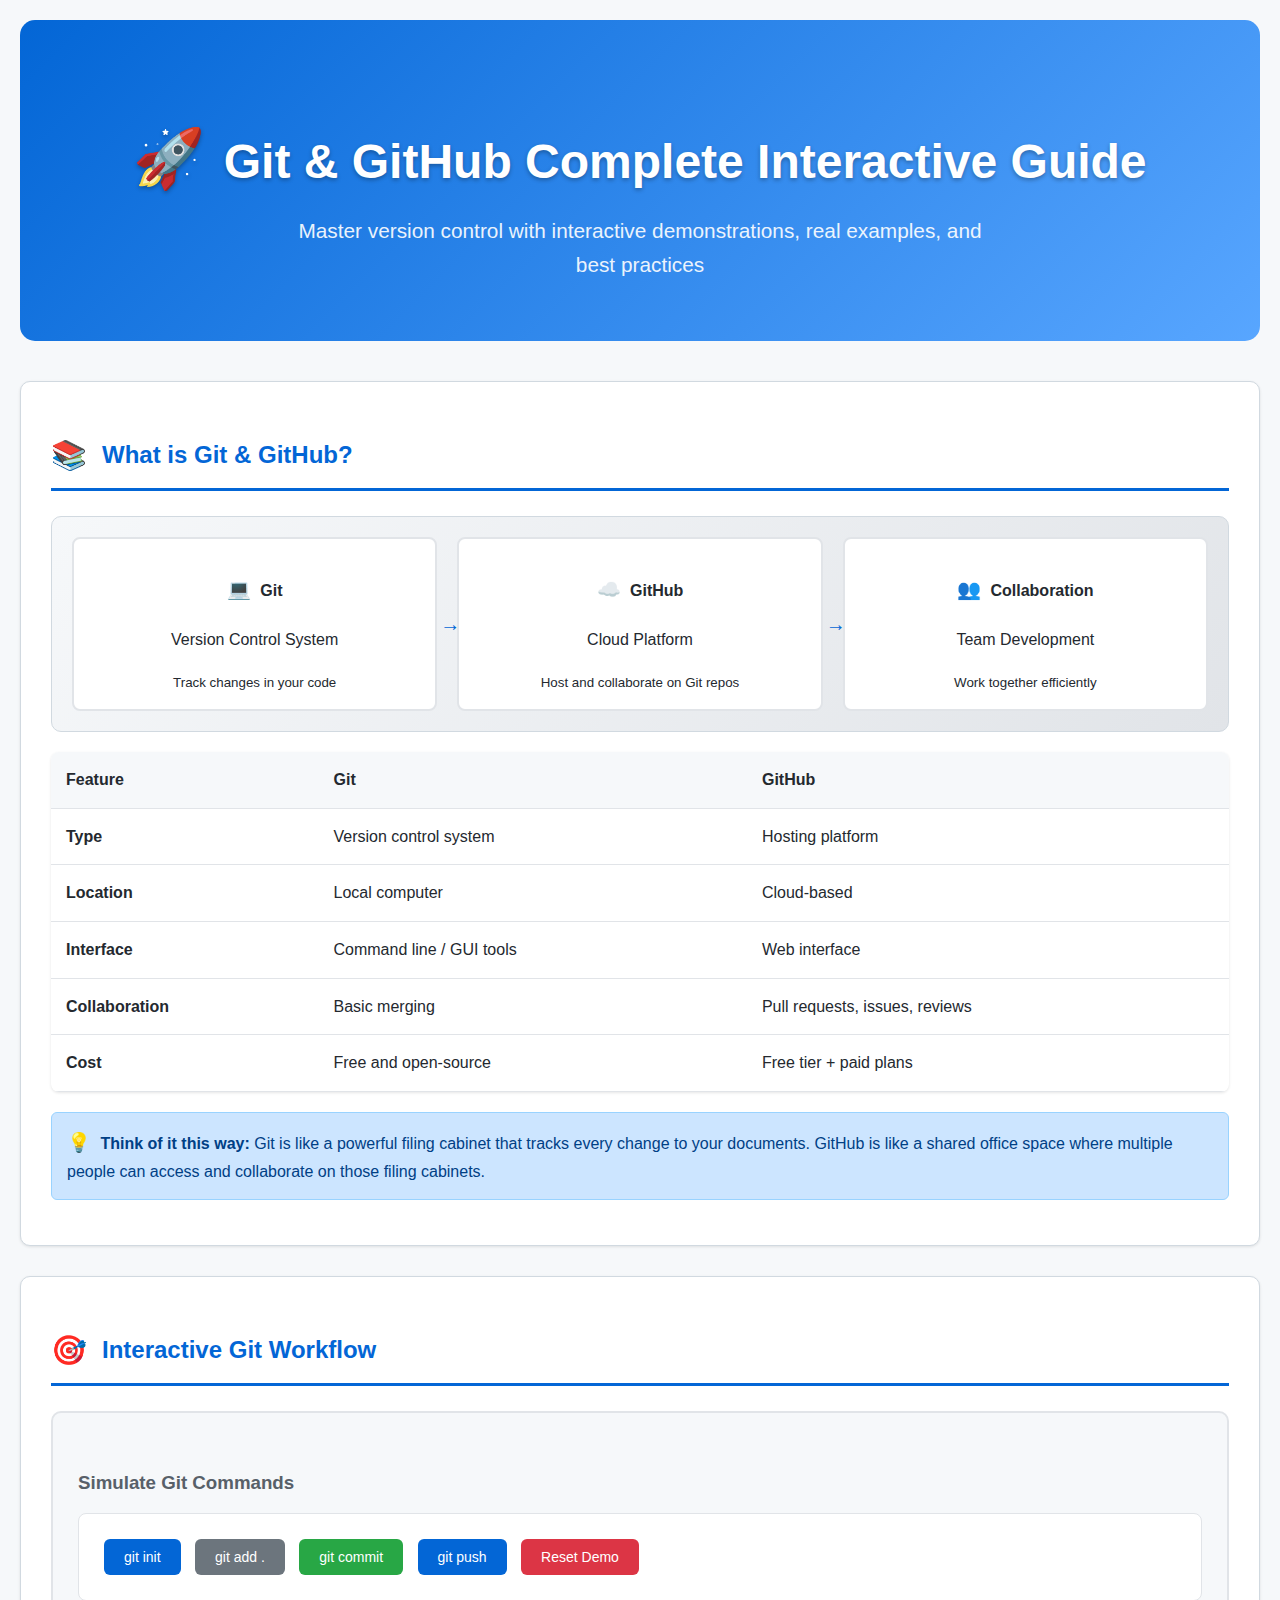
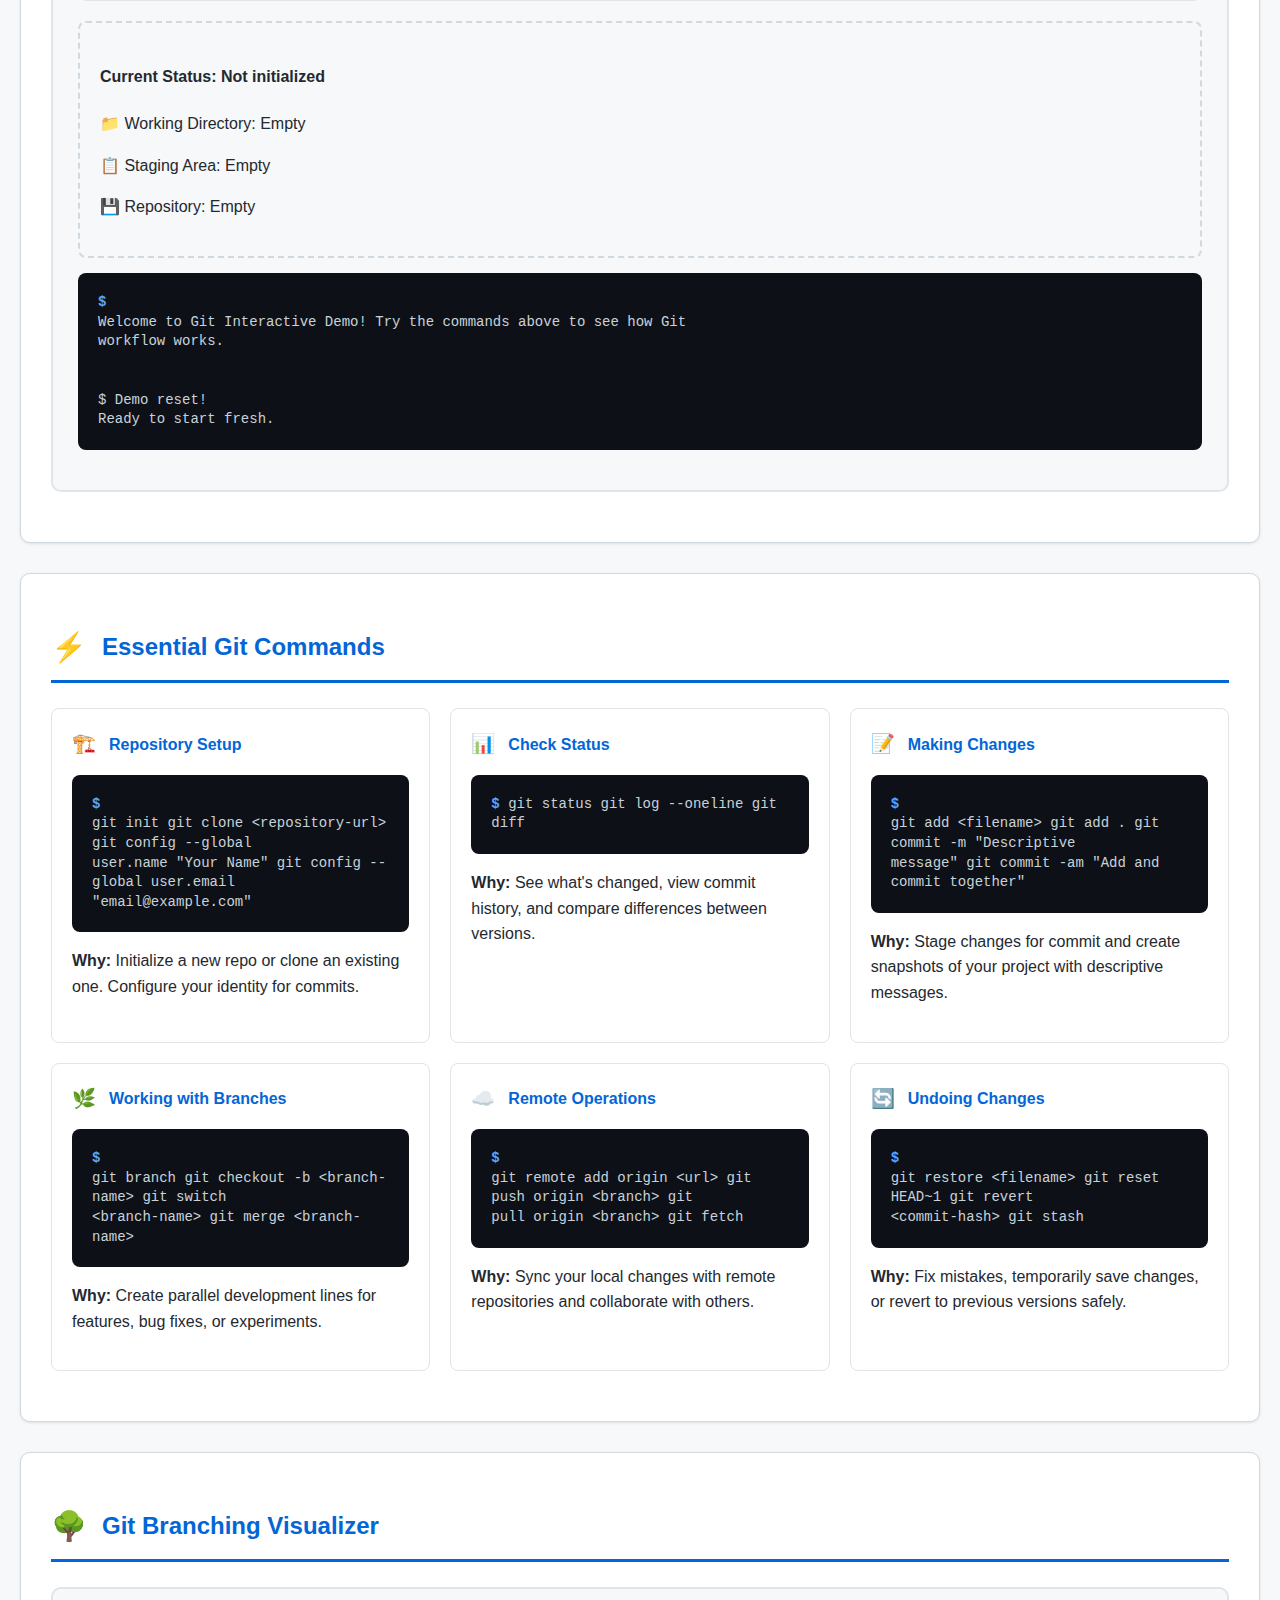
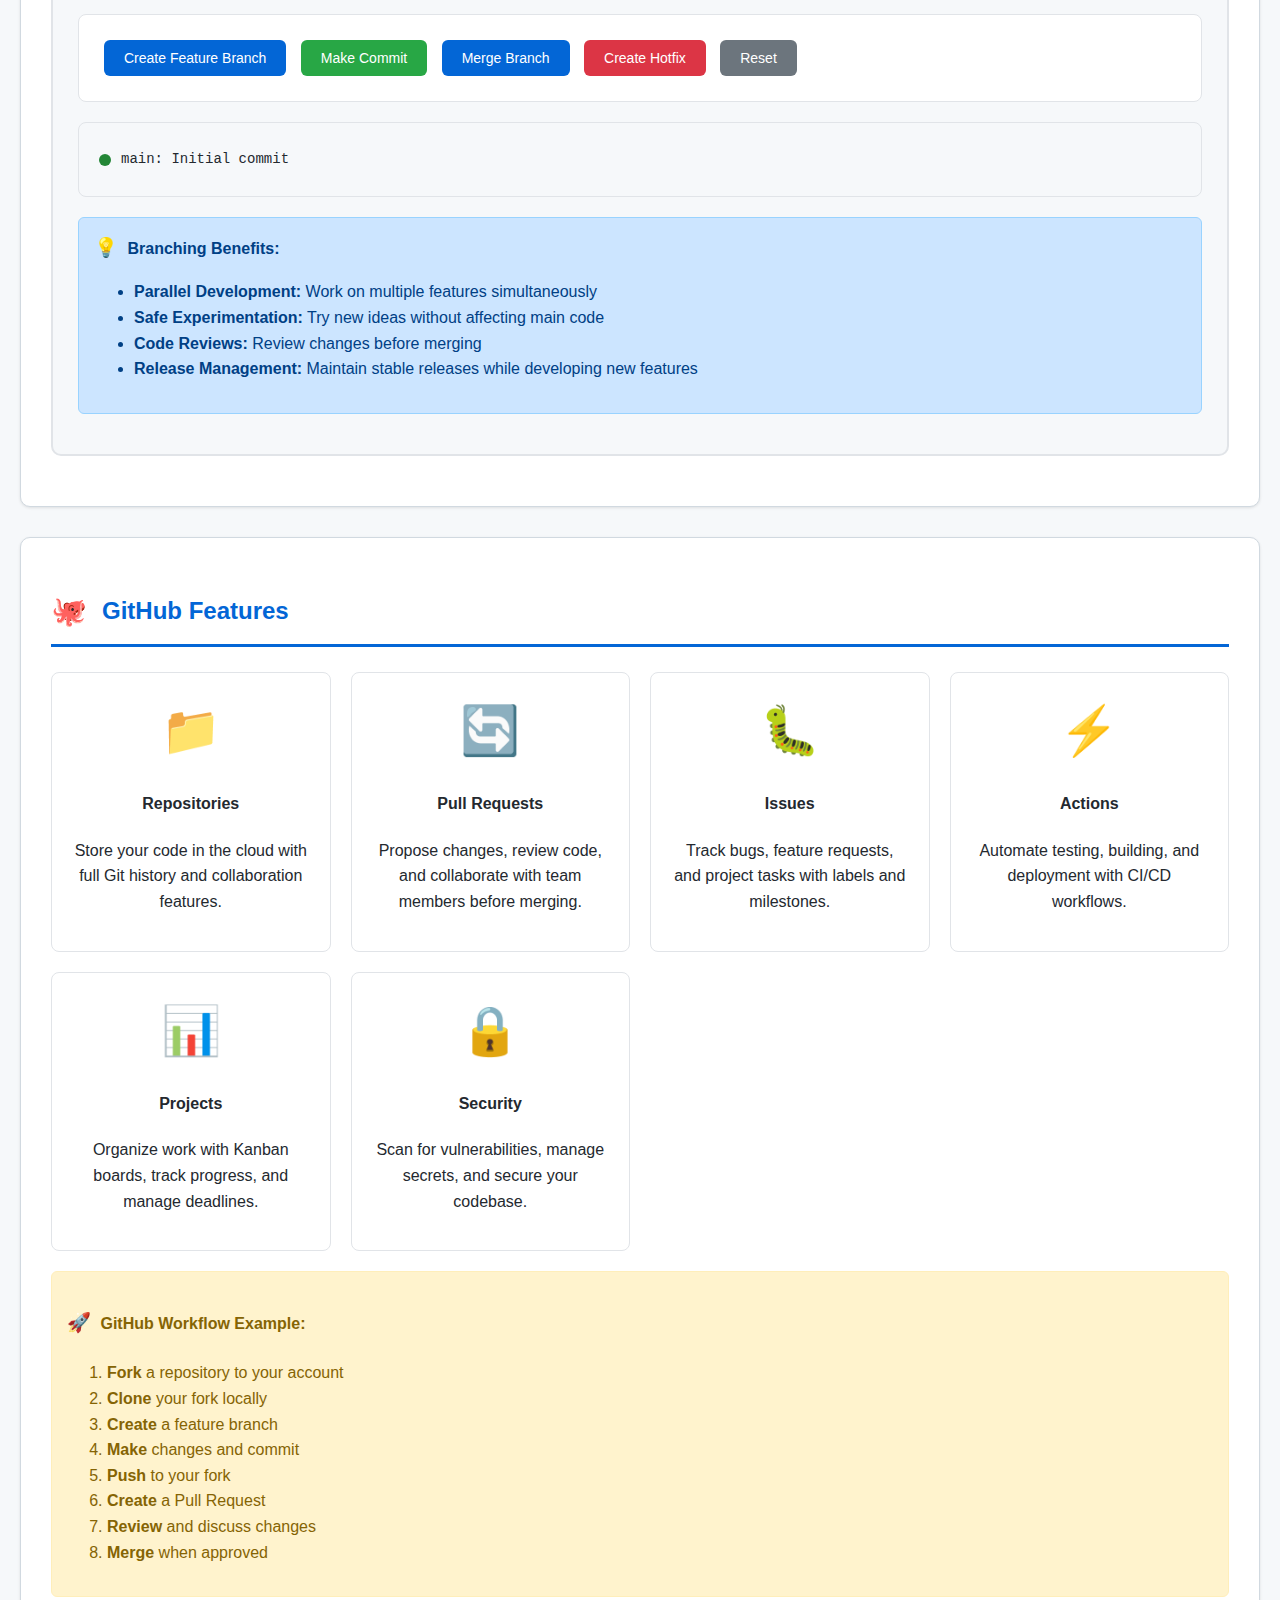
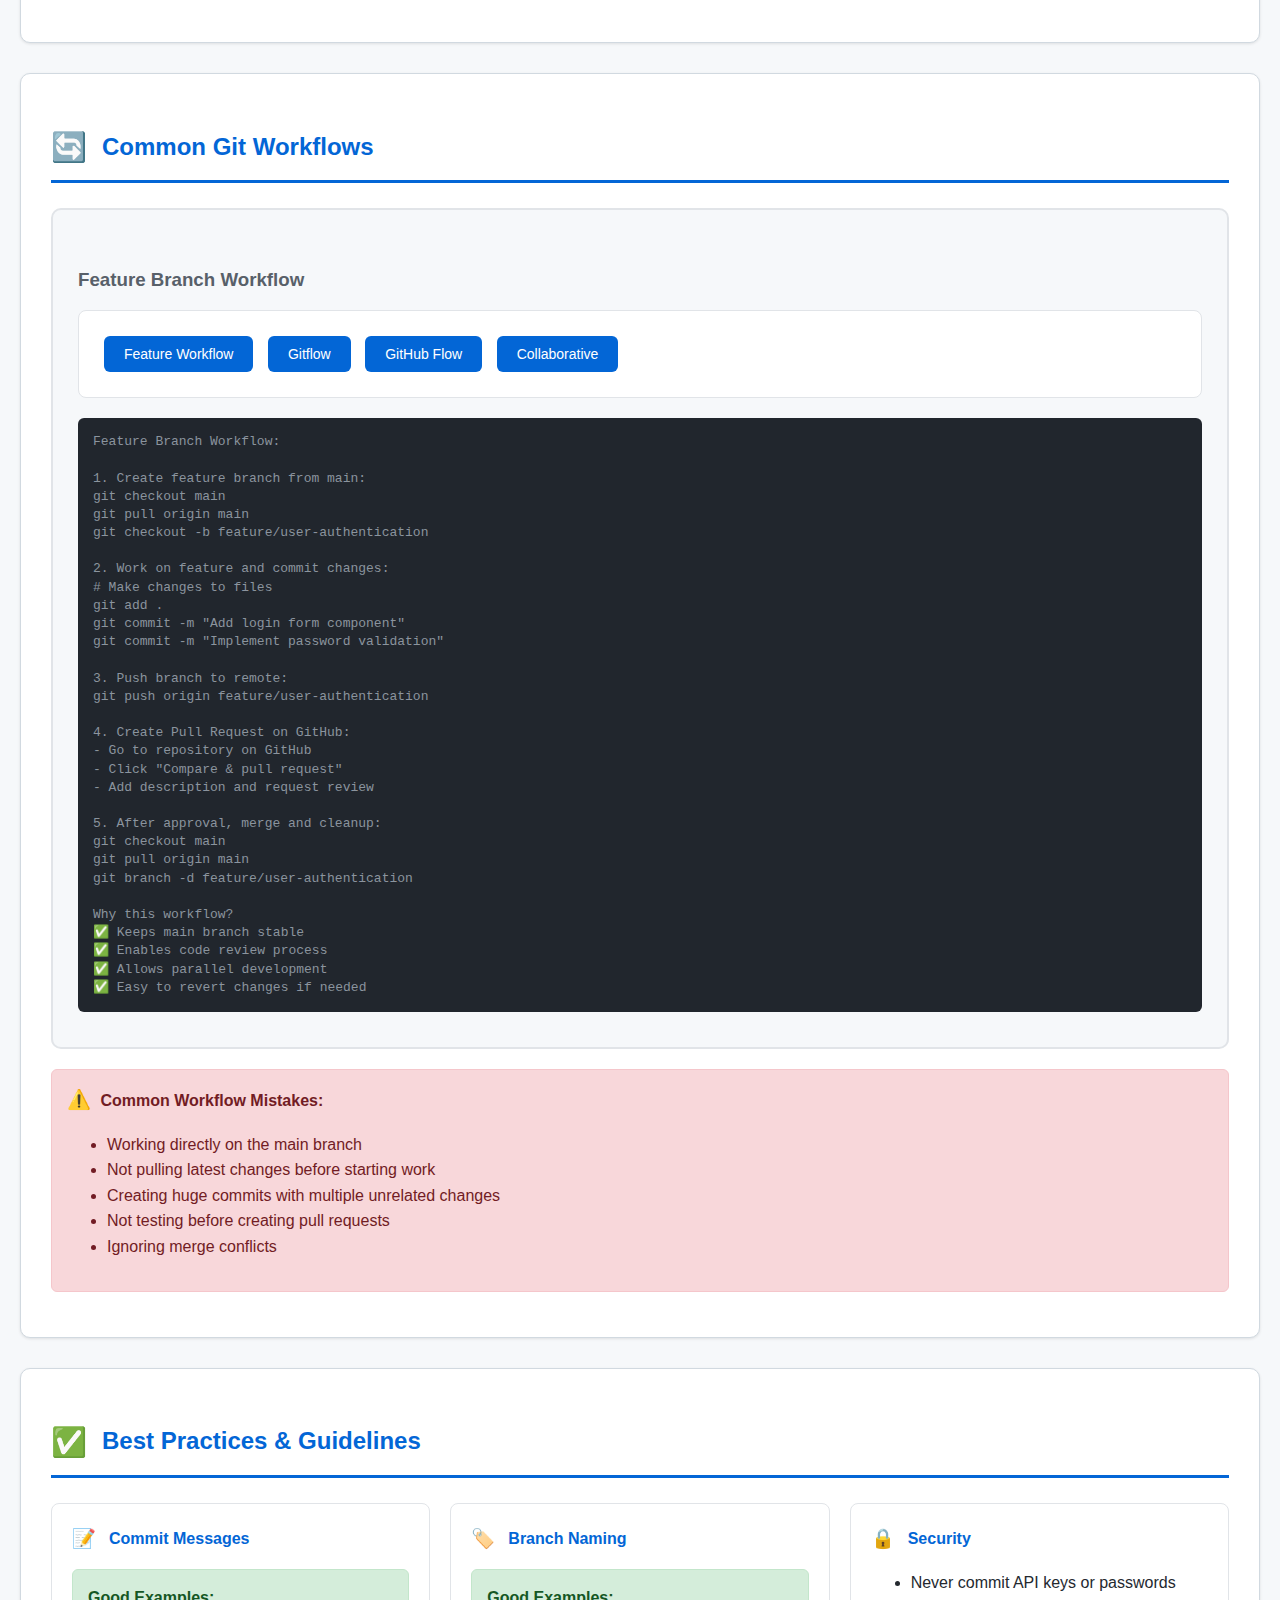
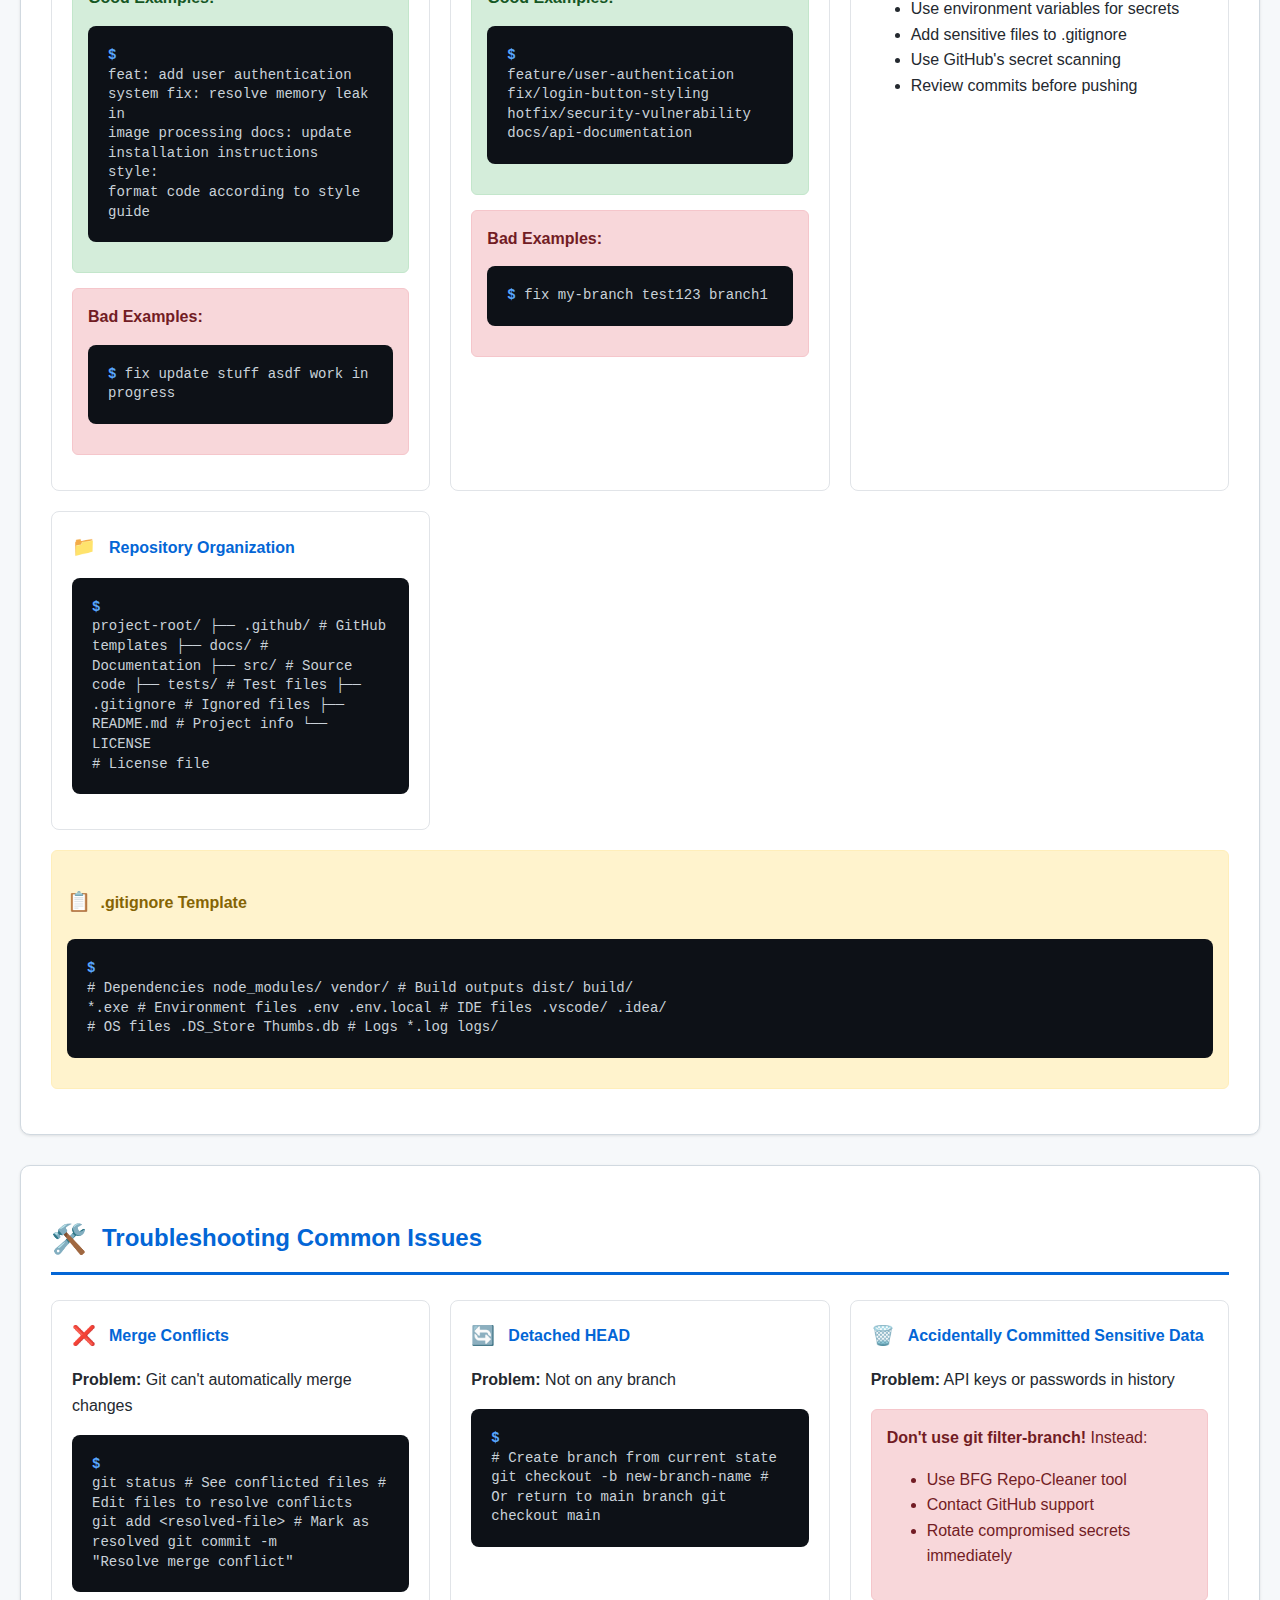
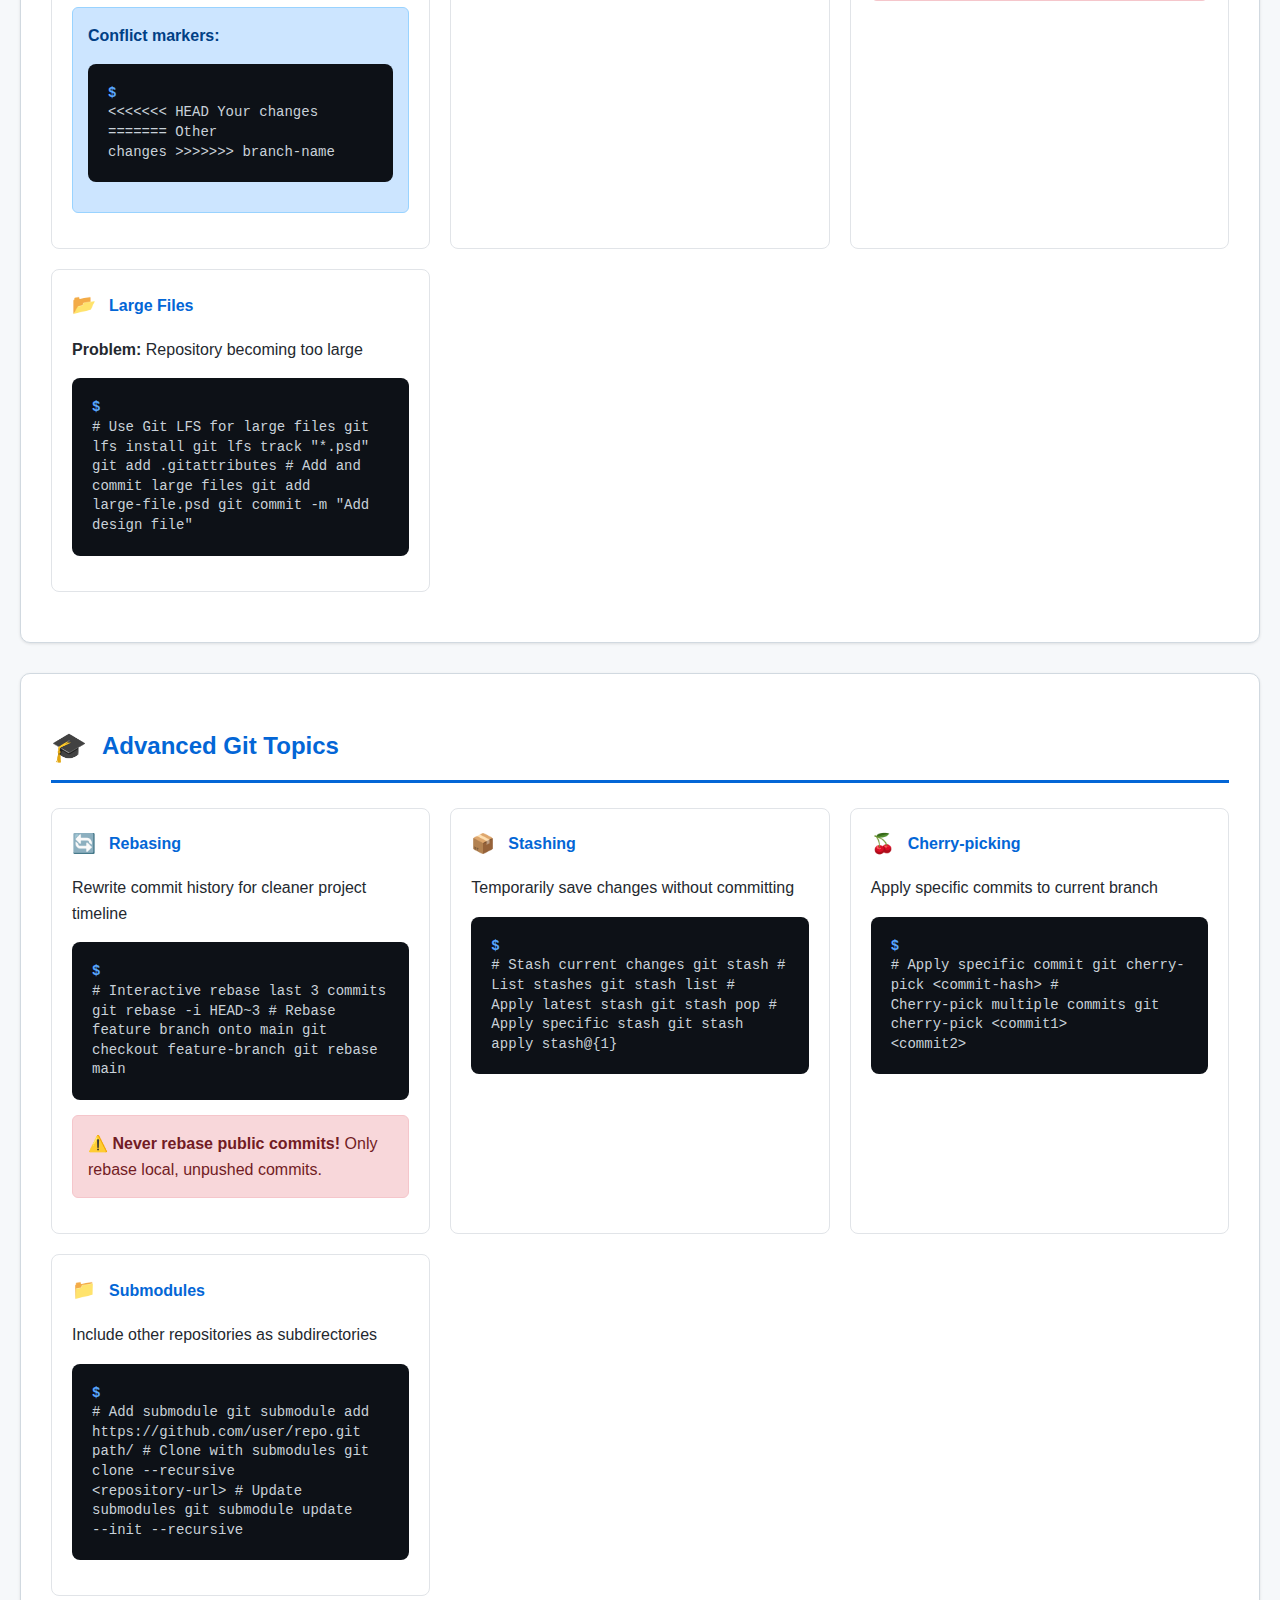
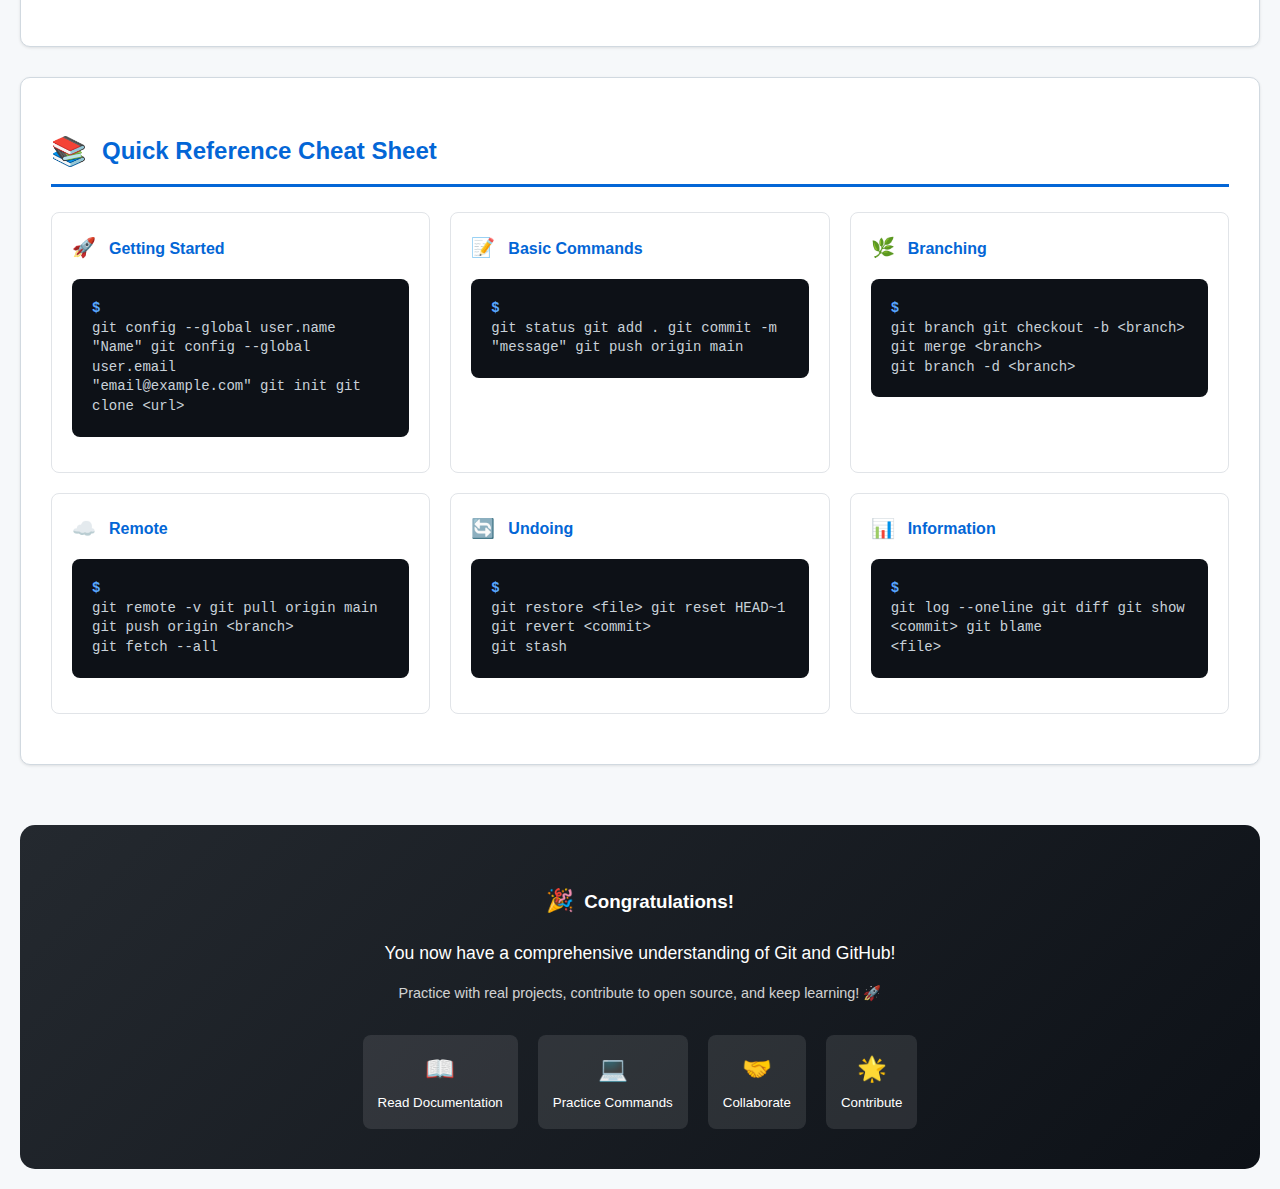
<file: Git/git-github-demo.html>
<!DOCTYPE html>
<html lang="en">
  <head>
    <meta charset="UTF-8" />
    <meta name="viewport" content="width=device-width, initial-scale=1.0" />
    <title>Git & GitHub - Complete Interactive Guide</title>
    <style>
      /* Demo-specific styles */
      body {
        font-family: -apple-system, BlinkMacSystemFont, "Segoe UI", Roboto,
          sans-serif;
        line-height: 1.6;
        margin: 0;
        padding: 20px;
        background-color: #f6f8fa;
        color: #24292f;
      }

      .section {
        background-color: white;
        margin: 30px 0;
        padding: 30px;
        border-radius: 10px;
        box-shadow: 0 1px 3px rgba(0, 0, 0, 0.1);
        border: 1px solid #d1d9e0;
      }

      .section h2 {
        color: #0366d6;
        border-bottom: 3px solid #0366d6;
        padding-bottom: 10px;
        margin-bottom: 25px;
        display: flex;
        align-items: center;
        gap: 10px;
      }

      .section h3 {
        color: #586069;
        margin-top: 30px;
        margin-bottom: 15px;
      }

      .demo-container {
        border: 2px dashed #d1d9e0;
        background-color: #f6f8fa;
        padding: 20px;
        margin: 15px 0;
        border-radius: 8px;
        position: relative;
      }

      .terminal {
        background-color: #0d1117;
        color: #c9d1d9;
        padding: 20px;
        border-radius: 8px;
        font-family: "Courier New", monospace;
        font-size: 14px;
        margin: 15px 0;
        overflow-x: auto;
        white-space: pre-line;
        line-height: 1.4;
      }

      .terminal::before {
        content: "$ ";
        color: #58a6ff;
        font-weight: bold;
      }

      .command-output {
        background-color: #21262d;
        color: #8b949e;
        padding: 15px;
        border-radius: 6px;
        font-family: "Courier New", monospace;
        font-size: 13px;
        margin: 10px 0;
        white-space: pre-line;
        line-height: 1.4;
      }

      .git-workflow {
        display: flex;
        align-items: center;
        gap: 20px;
        margin: 20px 0;
        padding: 20px;
        background: linear-gradient(135deg, #f6f8fa 0%, #e1e4e8 100%);
        border-radius: 10px;
        border: 1px solid #d1d9e0;
      }

      .workflow-step {
        flex: 1;
        text-align: center;
        padding: 15px;
        background: white;
        border-radius: 8px;
        border: 2px solid #e1e4e8;
        position: relative;
      }

      .workflow-step.active {
        border-color: #0366d6;
        background: #f1f8ff;
      }

      .workflow-step::after {
        content: "→";
        position: absolute;
        right: -25px;
        top: 50%;
        transform: translateY(-50%);
        font-size: 20px;
        color: #0366d6;
        font-weight: bold;
      }

      .workflow-step:last-child::after {
        display: none;
      }

      .git-commands {
        display: grid;
        grid-template-columns: repeat(auto-fit, minmax(300px, 1fr));
        gap: 20px;
        margin: 20px 0;
      }

      .command-card {
        background: white;
        border: 1px solid #e1e4e8;
        border-radius: 8px;
        padding: 20px;
        transition: all 0.3s ease;
      }

      .command-card:hover {
        border-color: #0366d6;
        box-shadow: 0 3px 10px rgba(3, 102, 214, 0.1);
      }

      .command-card h4 {
        color: #0366d6;
        margin-top: 0;
        margin-bottom: 15px;
        display: flex;
        align-items: center;
        gap: 8px;
      }

      .branch-visualizer {
        background: #f6f8fa;
        border: 1px solid #e1e4e8;
        border-radius: 8px;
        padding: 20px;
        margin: 20px 0;
        font-family: "Courier New", monospace;
        overflow-x: auto;
      }

      .branch-line {
        display: flex;
        align-items: center;
        margin: 5px 0;
        font-size: 14px;
      }

      .commit-dot {
        width: 12px;
        height: 12px;
        border-radius: 50%;
        margin-right: 10px;
        flex-shrink: 0;
      }

      .main-branch {
        background-color: #238636;
      }
      .feature-branch {
        background-color: #0366d6;
      }
      .hotfix-branch {
        background-color: #da3633;
      }

      .github-features {
        display: grid;
        grid-template-columns: repeat(auto-fit, minmax(250px, 1fr));
        gap: 20px;
        margin: 20px 0;
      }

      .feature-card {
        background: white;
        border: 1px solid #e1e4e8;
        border-radius: 8px;
        padding: 20px;
        text-align: center;
        transition: transform 0.3s ease;
      }

      .feature-card:hover {
        transform: translateY(-5px);
        box-shadow: 0 5px 15px rgba(0, 0, 0, 0.1);
      }

      .feature-icon {
        font-size: 48px;
        margin-bottom: 15px;
      }

      .interactive-demo {
        background: #f6f8fa;
        border: 2px solid #e1e4e8;
        border-radius: 10px;
        padding: 25px;
        margin: 20px 0;
      }

      .demo-controls {
        background: white;
        padding: 20px;
        border-radius: 8px;
        margin-bottom: 20px;
        border: 1px solid #e1e4e8;
      }

      .btn {
        background: #0366d6;
        color: white;
        border: none;
        padding: 10px 20px;
        border-radius: 6px;
        cursor: pointer;
        margin: 5px;
        font-size: 14px;
        transition: background-color 0.3s ease;
      }

      .btn:hover {
        background: #0256cc;
      }

      .btn-secondary {
        background: #6c757d;
      }

      .btn-secondary:hover {
        background: #545b62;
      }

      .btn-success {
        background: #28a745;
      }

      .btn-success:hover {
        background: #218838;
      }

      .btn-danger {
        background: #dc3545;
      }

      .btn-danger:hover {
        background: #c82333;
      }

      .status-indicator {
        display: inline-block;
        padding: 4px 8px;
        border-radius: 4px;
        font-size: 12px;
        font-weight: bold;
        margin-left: 10px;
      }

      .status-modified {
        background: #fff3cd;
        color: #856404;
      }
      .status-staged {
        background: #d4edda;
        color: #155724;
      }
      .status-untracked {
        background: #f8d7da;
        color: #721c24;
      }

      .comparison-table {
        width: 100%;
        border-collapse: collapse;
        margin: 20px 0;
        background: white;
        border-radius: 8px;
        overflow: hidden;
        box-shadow: 0 1px 3px rgba(0, 0, 0, 0.1);
      }

      .comparison-table th,
      .comparison-table td {
        padding: 15px;
        text-align: left;
        border-bottom: 1px solid #e1e4e8;
      }

      .comparison-table th {
        background: #f6f8fa;
        font-weight: 600;
        color: #24292f;
      }

      .comparison-table tr:hover {
        background: #f6f8fa;
      }

      .highlight-box {
        background: #fff3cd;
        border: 1px solid #ffeeba;
        color: #856404;
        padding: 15px;
        border-radius: 6px;
        margin: 15px 0;
      }

      .warning-box {
        background: #f8d7da;
        border: 1px solid #f5c6cb;
        color: #721c24;
        padding: 15px;
        border-radius: 6px;
        margin: 15px 0;
      }

      .success-box {
        background: #d4edda;
        border: 1px solid #c3e6cb;
        color: #155724;
        padding: 15px;
        border-radius: 6px;
        margin: 15px 0;
      }

      .info-box {
        background: #cce5ff;
        border: 1px solid #99d3ff;
        color: #004085;
        padding: 15px;
        border-radius: 6px;
        margin: 15px 0;
      }

      .emoji {
        font-size: 1.2em;
        margin-right: 5px;
      }

      @media (max-width: 768px) {
        .git-workflow {
          flex-direction: column;
        }

        .workflow-step::after {
          content: "↓";
          right: 50%;
          top: auto;
          bottom: -25px;
          transform: translateX(50%);
        }

        .workflow-step:last-child::after {
          display: none;
        }

        .git-commands {
          grid-template-columns: 1fr;
        }
      }
    </style>
  </head>
  <body>
    <!-- Page Header -->
    <header
      style="
        text-align: center;
        margin-bottom: 40px;
        background: linear-gradient(135deg, #0366d6, #58a6ff);
        color: white;
        padding: 60px 20px;
        border-radius: 15px;
      "
    >
      <h1
        style="
          font-size: 3rem;
          margin-bottom: 10px;
          text-shadow: 0 2px 4px rgba(0, 0, 0, 0.3);
        "
      >
        <span class="emoji">🚀</span> Git & GitHub Complete Interactive Guide
      </h1>
      <p
        style="font-size: 1.3rem; max-width: 60ch; margin: 0 auto; opacity: 0.9"
      >
        Master version control with interactive demonstrations, real examples,
        and best practices
      </p>
    </header>

    <!-- 1. Introduction -->
    <section class="section">
      <h2><span class="emoji">📚</span> What is Git & GitHub?</h2>

      <div class="git-workflow">
        <div class="workflow-step">
          <h4><span class="emoji">💻</span> Git</h4>
          <p>Version Control System</p>
          <small>Track changes in your code</small>
        </div>
        <div class="workflow-step">
          <h4><span class="emoji">☁️</span> GitHub</h4>
          <p>Cloud Platform</p>
          <small>Host and collaborate on Git repos</small>
        </div>
        <div class="workflow-step">
          <h4><span class="emoji">👥</span> Collaboration</h4>
          <p>Team Development</p>
          <small>Work together efficiently</small>
        </div>
      </div>

      <table class="comparison-table">
        <thead>
          <tr>
            <th>Feature</th>
            <th>Git</th>
            <th>GitHub</th>
          </tr>
        </thead>
        <tbody>
          <tr>
            <td><strong>Type</strong></td>
            <td>Version control system</td>
            <td>Hosting platform</td>
          </tr>
          <tr>
            <td><strong>Location</strong></td>
            <td>Local computer</td>
            <td>Cloud-based</td>
          </tr>
          <tr>
            <td><strong>Interface</strong></td>
            <td>Command line / GUI tools</td>
            <td>Web interface</td>
          </tr>
          <tr>
            <td><strong>Collaboration</strong></td>
            <td>Basic merging</td>
            <td>Pull requests, issues, reviews</td>
          </tr>
          <tr>
            <td><strong>Cost</strong></td>
            <td>Free and open-source</td>
            <td>Free tier + paid plans</td>
          </tr>
        </tbody>
      </table>

      <div class="info-box">
        <strong><span class="emoji">💡</span> Think of it this way:</strong> Git
        is like a powerful filing cabinet that tracks every change to your
        documents. GitHub is like a shared office space where multiple people
        can access and collaborate on those filing cabinets.
      </div>
    </section>

    <!-- 2. Git Basics Interactive Demo -->
    <section class="section">
      <h2><span class="emoji">🎯</span> Interactive Git Workflow</h2>

      <div class="interactive-demo">
        <h3>Simulate Git Commands</h3>
        <div class="demo-controls">
          <button class="btn" onclick="simulateCommand('init')">
            git init
          </button>
          <button class="btn btn-secondary" onclick="simulateCommand('add')">
            git add .
          </button>
          <button class="btn btn-success" onclick="simulateCommand('commit')">
            git commit
          </button>
          <button class="btn" onclick="simulateCommand('push')">
            git push
          </button>
          <button class="btn btn-danger" onclick="simulateCommand('reset')">
            Reset Demo
          </button>
        </div>

        <div id="workflow-status" class="demo-container">
          <h4>
            Current Status: <span id="current-status">Not initialized</span>
          </h4>
          <div id="file-status">
            <p>📁 Working Directory: <span id="working-files">Empty</span></p>
            <p>📋 Staging Area: <span id="staged-files">Empty</span></p>
            <p>💾 Repository: <span id="committed-files">Empty</span></p>
          </div>
        </div>

        <div
          id="command-history"
          class="terminal"
          style="max-height: 200px; overflow-y: auto"
        >
          Welcome to Git Interactive Demo! Try the commands above to see how Git
          workflow works.
        </div>
      </div>
    </section>

    <!-- 3. Essential Commands -->
    <section class="section">
      <h2><span class="emoji">⚡</span> Essential Git Commands</h2>

      <div class="git-commands">
        <div class="command-card">
          <h4><span class="emoji">🏗️</span> Repository Setup</h4>
          <div class="terminal">
            git init git clone &lt;repository-url&gt; git config --global
            user.name "Your Name" git config --global user.email
            "email@example.com"
          </div>
          <p>
            <strong>Why:</strong> Initialize a new repo or clone an existing
            one. Configure your identity for commits.
          </p>
        </div>

        <div class="command-card">
          <h4><span class="emoji">📊</span> Check Status</h4>
          <div class="terminal">git status git log --oneline git diff</div>
          <p>
            <strong>Why:</strong> See what's changed, view commit history, and
            compare differences between versions.
          </p>
        </div>

        <div class="command-card">
          <h4><span class="emoji">📝</span> Making Changes</h4>
          <div class="terminal">
            git add &lt;filename&gt; git add . git commit -m "Descriptive
            message" git commit -am "Add and commit together"
          </div>
          <p>
            <strong>Why:</strong> Stage changes for commit and create snapshots
            of your project with descriptive messages.
          </p>
        </div>

        <div class="command-card">
          <h4><span class="emoji">🌿</span> Working with Branches</h4>
          <div class="terminal">
            git branch git checkout -b &lt;branch-name&gt; git switch
            &lt;branch-name&gt; git merge &lt;branch-name&gt;
          </div>
          <p>
            <strong>Why:</strong> Create parallel development lines for
            features, bug fixes, or experiments.
          </p>
        </div>

        <div class="command-card">
          <h4><span class="emoji">☁️</span> Remote Operations</h4>
          <div class="terminal">
            git remote add origin &lt;url&gt; git push origin &lt;branch&gt; git
            pull origin &lt;branch&gt; git fetch
          </div>
          <p>
            <strong>Why:</strong> Sync your local changes with remote
            repositories and collaborate with others.
          </p>
        </div>

        <div class="command-card">
          <h4><span class="emoji">🔄</span> Undoing Changes</h4>
          <div class="terminal">
            git restore &lt;filename&gt; git reset HEAD~1 git revert
            &lt;commit-hash&gt; git stash
          </div>
          <p>
            <strong>Why:</strong> Fix mistakes, temporarily save changes, or
            revert to previous versions safely.
          </p>
        </div>
      </div>
    </section>

    <!-- 4. Branching Visualizer -->
    <section class="section">
      <h2><span class="emoji">🌳</span> Git Branching Visualizer</h2>

      <div class="interactive-demo">
        <div class="demo-controls">
          <button class="btn" onclick="visualizeBranch('feature')">
            Create Feature Branch
          </button>
          <button class="btn btn-success" onclick="visualizeBranch('commit')">
            Make Commit
          </button>
          <button class="btn" onclick="visualizeBranch('merge')">
            Merge Branch
          </button>
          <button class="btn btn-danger" onclick="visualizeBranch('hotfix')">
            Create Hotfix
          </button>
          <button class="btn btn-secondary" onclick="visualizeBranch('reset')">
            Reset
          </button>
        </div>

        <div class="branch-visualizer" id="branch-visualizer">
          <div class="branch-line">
            <span class="commit-dot main-branch"></span>
            <span>main: Initial commit</span>
          </div>
        </div>

        <div class="info-box">
          <strong><span class="emoji">💡</span> Branching Benefits:</strong>
          <ul>
            <li>
              <strong>Parallel Development:</strong> Work on multiple features
              simultaneously
            </li>
            <li>
              <strong>Safe Experimentation:</strong> Try new ideas without
              affecting main code
            </li>
            <li>
              <strong>Code Reviews:</strong> Review changes before merging
            </li>
            <li>
              <strong>Release Management:</strong> Maintain stable releases
              while developing new features
            </li>
          </ul>
        </div>
      </div>
    </section>

    <!-- 5. GitHub Features -->
    <section class="section">
      <h2><span class="emoji">🐙</span> GitHub Features</h2>

      <div class="github-features">
        <div class="feature-card">
          <div class="feature-icon">📁</div>
          <h4>Repositories</h4>
          <p>
            Store your code in the cloud with full Git history and collaboration
            features.
          </p>
        </div>

        <div class="feature-card">
          <div class="feature-icon">🔄</div>
          <h4>Pull Requests</h4>
          <p>
            Propose changes, review code, and collaborate with team members
            before merging.
          </p>
        </div>

        <div class="feature-card">
          <div class="feature-icon">🐛</div>
          <h4>Issues</h4>
          <p>
            Track bugs, feature requests, and project tasks with labels and
            milestones.
          </p>
        </div>

        <div class="feature-card">
          <div class="feature-icon">⚡</div>
          <h4>Actions</h4>
          <p>
            Automate testing, building, and deployment with CI/CD workflows.
          </p>
        </div>

        <div class="feature-card">
          <div class="feature-icon">📊</div>
          <h4>Projects</h4>
          <p>
            Organize work with Kanban boards, track progress, and manage
            deadlines.
          </p>
        </div>

        <div class="feature-card">
          <div class="feature-icon">🔒</div>
          <h4>Security</h4>
          <p>
            Scan for vulnerabilities, manage secrets, and secure your codebase.
          </p>
        </div>
      </div>

      <div class="highlight-box">
        <h4><span class="emoji">🚀</span> GitHub Workflow Example:</h4>
        <ol>
          <li><strong>Fork</strong> a repository to your account</li>
          <li><strong>Clone</strong> your fork locally</li>
          <li><strong>Create</strong> a feature branch</li>
          <li><strong>Make</strong> changes and commit</li>
          <li><strong>Push</strong> to your fork</li>
          <li><strong>Create</strong> a Pull Request</li>
          <li><strong>Review</strong> and discuss changes</li>
          <li><strong>Merge</strong> when approved</li>
        </ol>
      </div>
    </section>

    <!-- 6. Common Workflows -->
    <section class="section">
      <h2><span class="emoji">🔄</span> Common Git Workflows</h2>

      <div class="interactive-demo">
        <h3>Feature Branch Workflow</h3>
        <div class="demo-controls">
          <button class="btn" onclick="showWorkflow('feature')">
            Feature Workflow
          </button>
          <button class="btn" onclick="showWorkflow('gitflow')">Gitflow</button>
          <button class="btn" onclick="showWorkflow('github')">
            GitHub Flow
          </button>
          <button class="btn" onclick="showWorkflow('collaborative')">
            Collaborative
          </button>
        </div>

        <div id="workflow-display" class="command-output">
          Select a workflow above to see the step-by-step process.
        </div>
      </div>

      <div class="warning-box">
        <strong><span class="emoji">⚠️</span> Common Workflow Mistakes:</strong>
        <ul>
          <li>Working directly on the main branch</li>
          <li>Not pulling latest changes before starting work</li>
          <li>Creating huge commits with multiple unrelated changes</li>
          <li>Not testing before creating pull requests</li>
          <li>Ignoring merge conflicts</li>
        </ul>
      </div>
    </section>

    <!-- 7. Best Practices -->
    <section class="section">
      <h2><span class="emoji">✅</span> Best Practices & Guidelines</h2>

      <div class="git-commands">
        <div class="command-card">
          <h4><span class="emoji">📝</span> Commit Messages</h4>
          <div class="success-box">
            <strong>Good Examples:</strong>
            <div class="terminal">
              feat: add user authentication system fix: resolve memory leak in
              image processing docs: update installation instructions style:
              format code according to style guide
            </div>
          </div>
          <div class="warning-box">
            <strong>Bad Examples:</strong>
            <div class="terminal">fix update stuff asdf work in progress</div>
          </div>
        </div>

        <div class="command-card">
          <h4><span class="emoji">🏷️</span> Branch Naming</h4>
          <div class="success-box">
            <strong>Good Examples:</strong>
            <div class="terminal">
              feature/user-authentication fix/login-button-styling
              hotfix/security-vulnerability docs/api-documentation
            </div>
          </div>
          <div class="warning-box">
            <strong>Bad Examples:</strong>
            <div class="terminal">fix my-branch test123 branch1</div>
          </div>
        </div>

        <div class="command-card">
          <h4><span class="emoji">🔒</span> Security</h4>
          <ul>
            <li>Never commit API keys or passwords</li>
            <li>Use environment variables for secrets</li>
            <li>Add sensitive files to .gitignore</li>
            <li>Use GitHub's secret scanning</li>
            <li>Review commits before pushing</li>
          </ul>
        </div>

        <div class="command-card">
          <h4><span class="emoji">📁</span> Repository Organization</h4>
          <div class="terminal">
            project-root/ ├── .github/ # GitHub templates ├── docs/ #
            Documentation ├── src/ # Source code ├── tests/ # Test files ├──
            .gitignore # Ignored files ├── README.md # Project info └── LICENSE
            # License file
          </div>
        </div>
      </div>

      <div class="highlight-box">
        <h4><span class="emoji">📋</span> .gitignore Template</h4>
        <div class="terminal">
          # Dependencies node_modules/ vendor/ # Build outputs dist/ build/
          *.exe # Environment files .env .env.local # IDE files .vscode/ .idea/
          # OS files .DS_Store Thumbs.db # Logs *.log logs/
        </div>
      </div>
    </section>

    <!-- 8. Troubleshooting -->
    <section class="section">
      <h2><span class="emoji">🛠️</span> Troubleshooting Common Issues</h2>

      <div class="git-commands">
        <div class="command-card">
          <h4><span class="emoji">❌</span> Merge Conflicts</h4>
          <p><strong>Problem:</strong> Git can't automatically merge changes</p>
          <div class="terminal">
            git status # See conflicted files # Edit files to resolve conflicts
            git add &lt;resolved-file&gt; # Mark as resolved git commit -m
            "Resolve merge conflict"
          </div>
          <div class="info-box">
            <strong>Conflict markers:</strong>
            <div class="terminal">
              &lt;&lt;&lt;&lt;&lt;&lt;&lt; HEAD Your changes ======= Other
              changes &gt;&gt;&gt;&gt;&gt;&gt;&gt; branch-name
            </div>
          </div>
        </div>

        <div class="command-card">
          <h4><span class="emoji">🔄</span> Detached HEAD</h4>
          <p><strong>Problem:</strong> Not on any branch</p>
          <div class="terminal">
            # Create branch from current state git checkout -b new-branch-name #
            Or return to main branch git checkout main
          </div>
        </div>

        <div class="command-card">
          <h4>
            <span class="emoji">🗑️</span> Accidentally Committed Sensitive Data
          </h4>
          <p><strong>Problem:</strong> API keys or passwords in history</p>
          <div class="warning-box">
            <strong>Don't use git filter-branch!</strong> Instead:
            <ul>
              <li>Use BFG Repo-Cleaner tool</li>
              <li>Contact GitHub support</li>
              <li>Rotate compromised secrets immediately</li>
            </ul>
          </div>
        </div>

        <div class="command-card">
          <h4><span class="emoji">📂</span> Large Files</h4>
          <p><strong>Problem:</strong> Repository becoming too large</p>
          <div class="terminal">
            # Use Git LFS for large files git lfs install git lfs track "*.psd"
            git add .gitattributes # Add and commit large files git add
            large-file.psd git commit -m "Add design file"
          </div>
        </div>
      </div>
    </section>

    <!-- 9. Advanced Topics -->
    <section class="section">
      <h2><span class="emoji">🎓</span> Advanced Git Topics</h2>

      <div class="git-commands">
        <div class="command-card">
          <h4><span class="emoji">🔄</span> Rebasing</h4>
          <p>Rewrite commit history for cleaner project timeline</p>
          <div class="terminal">
            # Interactive rebase last 3 commits git rebase -i HEAD~3 # Rebase
            feature branch onto main git checkout feature-branch git rebase main
          </div>
          <div class="warning-box">
            <strong>⚠️ Never rebase public commits!</strong> Only rebase local,
            unpushed commits.
          </div>
        </div>

        <div class="command-card">
          <h4><span class="emoji">📦</span> Stashing</h4>
          <p>Temporarily save changes without committing</p>
          <div class="terminal">
            # Stash current changes git stash # List stashes git stash list #
            Apply latest stash git stash pop # Apply specific stash git stash
            apply stash@{1}
          </div>
        </div>

        <div class="command-card">
          <h4><span class="emoji">🍒</span> Cherry-picking</h4>
          <p>Apply specific commits to current branch</p>
          <div class="terminal">
            # Apply specific commit git cherry-pick &lt;commit-hash&gt; #
            Cherry-pick multiple commits git cherry-pick &lt;commit1&gt;
            &lt;commit2&gt;
          </div>
        </div>

        <div class="command-card">
          <h4><span class="emoji">📁</span> Submodules</h4>
          <p>Include other repositories as subdirectories</p>
          <div class="terminal">
            # Add submodule git submodule add https://github.com/user/repo.git
            path/ # Clone with submodules git clone --recursive
            &lt;repository-url&gt; # Update submodules git submodule update
            --init --recursive
          </div>
        </div>
      </div>
    </section>

    <!-- Quick Reference -->
    <section class="section">
      <h2><span class="emoji">📚</span> Quick Reference Cheat Sheet</h2>

      <div class="git-commands">
        <div class="command-card">
          <h4><span class="emoji">🚀</span> Getting Started</h4>
          <div class="terminal">
            git config --global user.name "Name" git config --global user.email
            "email@example.com" git init git clone &lt;url&gt;
          </div>
        </div>

        <div class="command-card">
          <h4><span class="emoji">📝</span> Basic Commands</h4>
          <div class="terminal">
            git status git add . git commit -m "message" git push origin main
          </div>
        </div>

        <div class="command-card">
          <h4><span class="emoji">🌿</span> Branching</h4>
          <div class="terminal">
            git branch git checkout -b &lt;branch&gt; git merge &lt;branch&gt;
            git branch -d &lt;branch&gt;
          </div>
        </div>

        <div class="command-card">
          <h4><span class="emoji">☁️</span> Remote</h4>
          <div class="terminal">
            git remote -v git pull origin main git push origin &lt;branch&gt;
            git fetch --all
          </div>
        </div>

        <div class="command-card">
          <h4><span class="emoji">🔄</span> Undoing</h4>
          <div class="terminal">
            git restore &lt;file&gt; git reset HEAD~1 git revert &lt;commit&gt;
            git stash
          </div>
        </div>

        <div class="command-card">
          <h4><span class="emoji">📊</span> Information</h4>
          <div class="terminal">
            git log --oneline git diff git show &lt;commit&gt; git blame
            &lt;file&gt;
          </div>
        </div>
      </div>
    </section>

    <!-- Footer -->
    <footer
      style="
        text-align: center;
        margin-top: 60px;
        padding: 40px;
        background: linear-gradient(135deg, #24292f, #0d1117);
        color: white;
        border-radius: 15px;
      "
    >
      <h3 style="margin-bottom: 20px">
        <span class="emoji">🎉</span> Congratulations!
      </h3>
      <p style="margin-bottom: 15px; font-size: 1.1rem">
        You now have a comprehensive understanding of Git and GitHub!
      </p>
      <p style="font-size: 0.9rem; opacity: 0.8">
        Practice with real projects, contribute to open source, and keep
        learning! 🚀
      </p>
      <div
        style="
          margin-top: 30px;
          display: flex;
          justify-content: center;
          gap: 20px;
          flex-wrap: wrap;
        "
      >
        <div
          style="
            background: rgba(255, 255, 255, 0.1);
            padding: 15px;
            border-radius: 8px;
          "
        >
          <div style="font-size: 24px">📖</div>
          <small>Read Documentation</small>
        </div>
        <div
          style="
            background: rgba(255, 255, 255, 0.1);
            padding: 15px;
            border-radius: 8px;
          "
        >
          <div style="font-size: 24px">💻</div>
          <small>Practice Commands</small>
        </div>
        <div
          style="
            background: rgba(255, 255, 255, 0.1);
            padding: 15px;
            border-radius: 8px;
          "
        >
          <div style="font-size: 24px">🤝</div>
          <small>Collaborate</small>
        </div>
        <div
          style="
            background: rgba(255, 255, 255, 0.1);
            padding: 15px;
            border-radius: 8px;
          "
        >
          <div style="font-size: 24px">🌟</div>
          <small>Contribute</small>
        </div>
      </div>
    </footer>

    <script>
      // Interactive demo state
      let demoState = {
        initialized: false,
        files: [],
        stagedFiles: [],
        commits: [],
        currentBranch: "main",
        branches: ["main"],
      };

      let branchState = {
        commits: [{ branch: "main", message: "Initial commit", id: 1 }],
        nextId: 2,
        currentBranch: "main",
      };

      // Simulate Git commands
      function simulateCommand(command) {
        const history = document.getElementById("command-history");
        const currentStatus = document.getElementById("current-status");
        const workingFiles = document.getElementById("working-files");
        const stagedFiles = document.getElementById("staged-files");
        const committedFiles = document.getElementById("committed-files");

        let output = "";

        switch (command) {
          case "init":
            if (!demoState.initialized) {
              demoState.initialized = true;
              demoState.files = ["index.html", "style.css", "script.js"];
              output = `git init
Initialized empty Git repository in /demo-project/.git/`;
              currentStatus.textContent = "Repository initialized";
              workingFiles.innerHTML =
                'index.html <span class="status-indicator status-untracked">untracked</span><br>style.css <span class="status-indicator status-untracked">untracked</span><br>script.js <span class="status-indicator status-untracked">untracked</span>';
            } else {
              output = `git init
Repository already initialized!`;
            }
            break;

          case "add":
            if (demoState.initialized && demoState.files.length > 0) {
              demoState.stagedFiles = [...demoState.files];
              output = `git add .
Added 3 files to staging area`;
              currentStatus.textContent = "Files staged for commit";
              stagedFiles.innerHTML =
                'index.html <span class="status-indicator status-staged">staged</span><br>style.css <span class="status-indicator status-staged">staged</span><br>script.js <span class="status-indicator status-staged">staged</span>';
              workingFiles.textContent = "Clean";
            } else {
              output = `git add .
No repository found. Run 'git init' first.`;
            }
            break;

          case "commit":
            if (demoState.stagedFiles.length > 0) {
              const commitId = Math.random().toString(36).substr(2, 7);
              demoState.commits.push({
                id: commitId,
                message: "Initial commit",
                files: [...demoState.stagedFiles],
              });
              demoState.stagedFiles = [];
              output = `git commit -m "Initial commit"
[main ${commitId}] Initial commit
 3 files changed, 45 insertions(+)
 create mode 100644 index.html
 create mode 100644 style.css
 create mode 100644 script.js`;
              currentStatus.textContent = "Changes committed";
              stagedFiles.textContent = "Empty";
              committedFiles.innerHTML = `Commit ${commitId}: Initial commit<br>• index.html<br>• style.css<br>• script.js`;
            } else {
              output = `git commit -m "Initial commit"
No changes added to commit. Use 'git add' first.`;
            }
            break;

          case "push":
            if (demoState.commits.length > 0) {
              output = `git push origin main
Enumerating objects: 5, done.
Counting objects: 100% (5/5), done.
Delta compression using up to 8 threads
Compressing objects: 100% (3/3), done.
Writing objects: 100% (5/5), 1.2 KiB | 1.2 MiB/s, done.
Total 5 (delta 0), reused 0 (delta 0)
To https://github.com/username/demo-project.git
 * [new branch]      main -> main`;
              currentStatus.textContent = "Pushed to GitHub";
            } else {
              output = `git push origin main
No commits to push. Make some commits first.`;
            }
            break;

          case "reset":
            demoState = {
              initialized: false,
              files: [],
              stagedFiles: [],
              commits: [],
              currentBranch: "main",
              branches: ["main"],
            };
            output = `Demo reset!
Ready to start fresh.`;
            currentStatus.textContent = "Not initialized";
            workingFiles.textContent = "Empty";
            stagedFiles.textContent = "Empty";
            committedFiles.textContent = "Empty";
            break;
        }

        // Add to history
        history.innerHTML += `\n\n$ ${output}`;
        history.scrollTop = history.scrollHeight;
      }

      // Branch visualizer
      function visualizeBranch(action) {
        const visualizer = document.getElementById("branch-visualizer");

        switch (action) {
          case "feature":
            if (branchState.currentBranch === "main") {
              branchState.currentBranch = "feature/user-login";
              addBranchLine(
                "feature/user-login",
                "feature-branch",
                "Create feature branch"
              );
            }
            break;

          case "commit":
            const commitMsg =
              branchState.currentBranch === "main"
                ? `Update main (${branchState.nextId})`
                : `Add feature code (${branchState.nextId})`;
            addBranchLine(
              branchState.currentBranch,
              branchState.currentBranch === "main"
                ? "main-branch"
                : "feature-branch",
              commitMsg
            );
            branchState.nextId++;
            break;

          case "merge":
            if (branchState.currentBranch !== "main") {
              branchState.currentBranch = "main";
              addBranchLine(
                "main",
                "main-branch",
                `Merge feature branch (${branchState.nextId})`
              );
              branchState.nextId++;
            }
            break;

          case "hotfix":
            branchState.currentBranch = "hotfix/critical-bug";
            addBranchLine(
              "hotfix/critical-bug",
              "hotfix-branch",
              "Emergency fix"
            );
            break;

          case "reset":
            visualizer.innerHTML = `
                        <div class="branch-line">
                            <span class="commit-dot main-branch"></span>
                            <span>main: Initial commit</span>
                        </div>`;
            branchState = {
              commits: [{ branch: "main", message: "Initial commit", id: 1 }],
              nextId: 2,
              currentBranch: "main",
            };
            break;
        }
      }

      function addBranchLine(branch, className, message) {
        const visualizer = document.getElementById("branch-visualizer");
        const newLine = document.createElement("div");
        newLine.className = "branch-line";
        newLine.innerHTML = `
                <span class="commit-dot ${className}"></span>
                <span>${branch}: ${message}</span>
            `;
        visualizer.appendChild(newLine);
      }

      // Workflow demonstrations
      function showWorkflow(type) {
        const display = document.getElementById("workflow-display");

        const workflows = {
          feature: `Feature Branch Workflow:

1. Create feature branch from main:
   git checkout main
   git pull origin main
   git checkout -b feature/user-authentication

2. Work on feature and commit changes:
   # Make changes to files
   git add .
   git commit -m "Add login form component"
   git commit -m "Implement password validation"

3. Push branch to remote:
   git push origin feature/user-authentication

4. Create Pull Request on GitHub:
   - Go to repository on GitHub
   - Click "Compare & pull request"
   - Add description and request review

5. After approval, merge and cleanup:
   git checkout main
   git pull origin main
   git branch -d feature/user-authentication

Why this workflow?
✅ Keeps main branch stable
✅ Enables code review process
✅ Allows parallel development
✅ Easy to revert changes if needed`,

          gitflow: `Gitflow Workflow:

Branch Structure:
• main: Production-ready code
• develop: Integration branch for features
• feature/*: New features
• release/*: Prepare new releases
• hotfix/*: Emergency production fixes

Typical Flow:
1. Start feature from develop:
   git checkout develop
   git checkout -b feature/shopping-cart

2. Complete feature and merge to develop:
   git checkout develop
   git merge feature/shopping-cart

3. Create release branch:
   git checkout -b release/v1.2.0
   # Bug fixes and final preparations

4. Merge release to main and develop:
   git checkout main
   git merge release/v1.2.0
   git tag v1.2.0

5. For emergency fixes:
   git checkout main
   git checkout -b hotfix/security-patch
   # Fix and merge to both main and develop

Why Gitflow?
✅ Structured release management
✅ Clear separation of concerns
✅ Supports continuous deployment
✅ Handles hotfixes efficiently`,

          github: `GitHub Flow:

Simple workflow for continuous deployment:

1. Create branch from main:
   git checkout main
   git pull origin main
   git checkout -b feature/user-dashboard

2. Make changes and commit:
   git add .
   git commit -m "Add user dashboard layout"
   git push origin feature/user-dashboard

3. Open Pull Request immediately:
   - Create PR even for work in progress
   - Use "Draft" status if not ready
   - Get early feedback from team

4. Collaborate and iterate:
   - Discuss in PR comments
   - Make additional commits
   - Address review feedback

5. Merge when ready:
   - Squash commits if desired
   - Delete feature branch
   - Deploy to production

6. Always deploy from main:
   - main branch is always deployable
   - Automated deployment on merge

Why GitHub Flow?
✅ Simple and lightweight
✅ Continuous deployment friendly
✅ Encourages collaboration
✅ Fast feedback cycles`,

          collaborative: `Collaborative Development:

Multiple developers working together:

1. Start of day synchronization:
   git checkout main
   git pull origin main
   
2. Create feature branch:
   git checkout -b feature/payment-integration
   
3. Regular commits and pushes:
   git add .
   git commit -m "Add payment form validation"
   git push origin feature/payment-integration
   
4. Before merging - sync with latest:
   git checkout main
   git pull origin main
   git checkout feature/payment-integration
   git merge main  # or git rebase main
   
5. Resolve conflicts if any:
   # Edit conflicted files
   git add .
   git commit -m "Resolve merge conflicts"
   
6. Create Pull Request:
   - Assign reviewers
   - Add detailed description
   - Link related issues
   
7. Team review process:
   - Code review feedback
   - Automated testing
   - Manual testing
   
8. Merge and cleanup:
   git checkout main
   git pull origin main
   git branch -d feature/payment-integration

Best Practices:
✅ Pull before starting work
✅ Push regularly to backup work
✅ Write descriptive commit messages
✅ Test before creating PR
✅ Review others' code thoroughly`,
        };

        display.textContent = workflows[type] || "Workflow not found.";
      }

      // Initialize demos on page load
      document.addEventListener("DOMContentLoaded", function () {
        // Initialize workflow status
        simulateCommand("reset");

        // Show feature workflow by default
        showWorkflow("feature");
      });
    </script>
  </body>
</html>
</file>
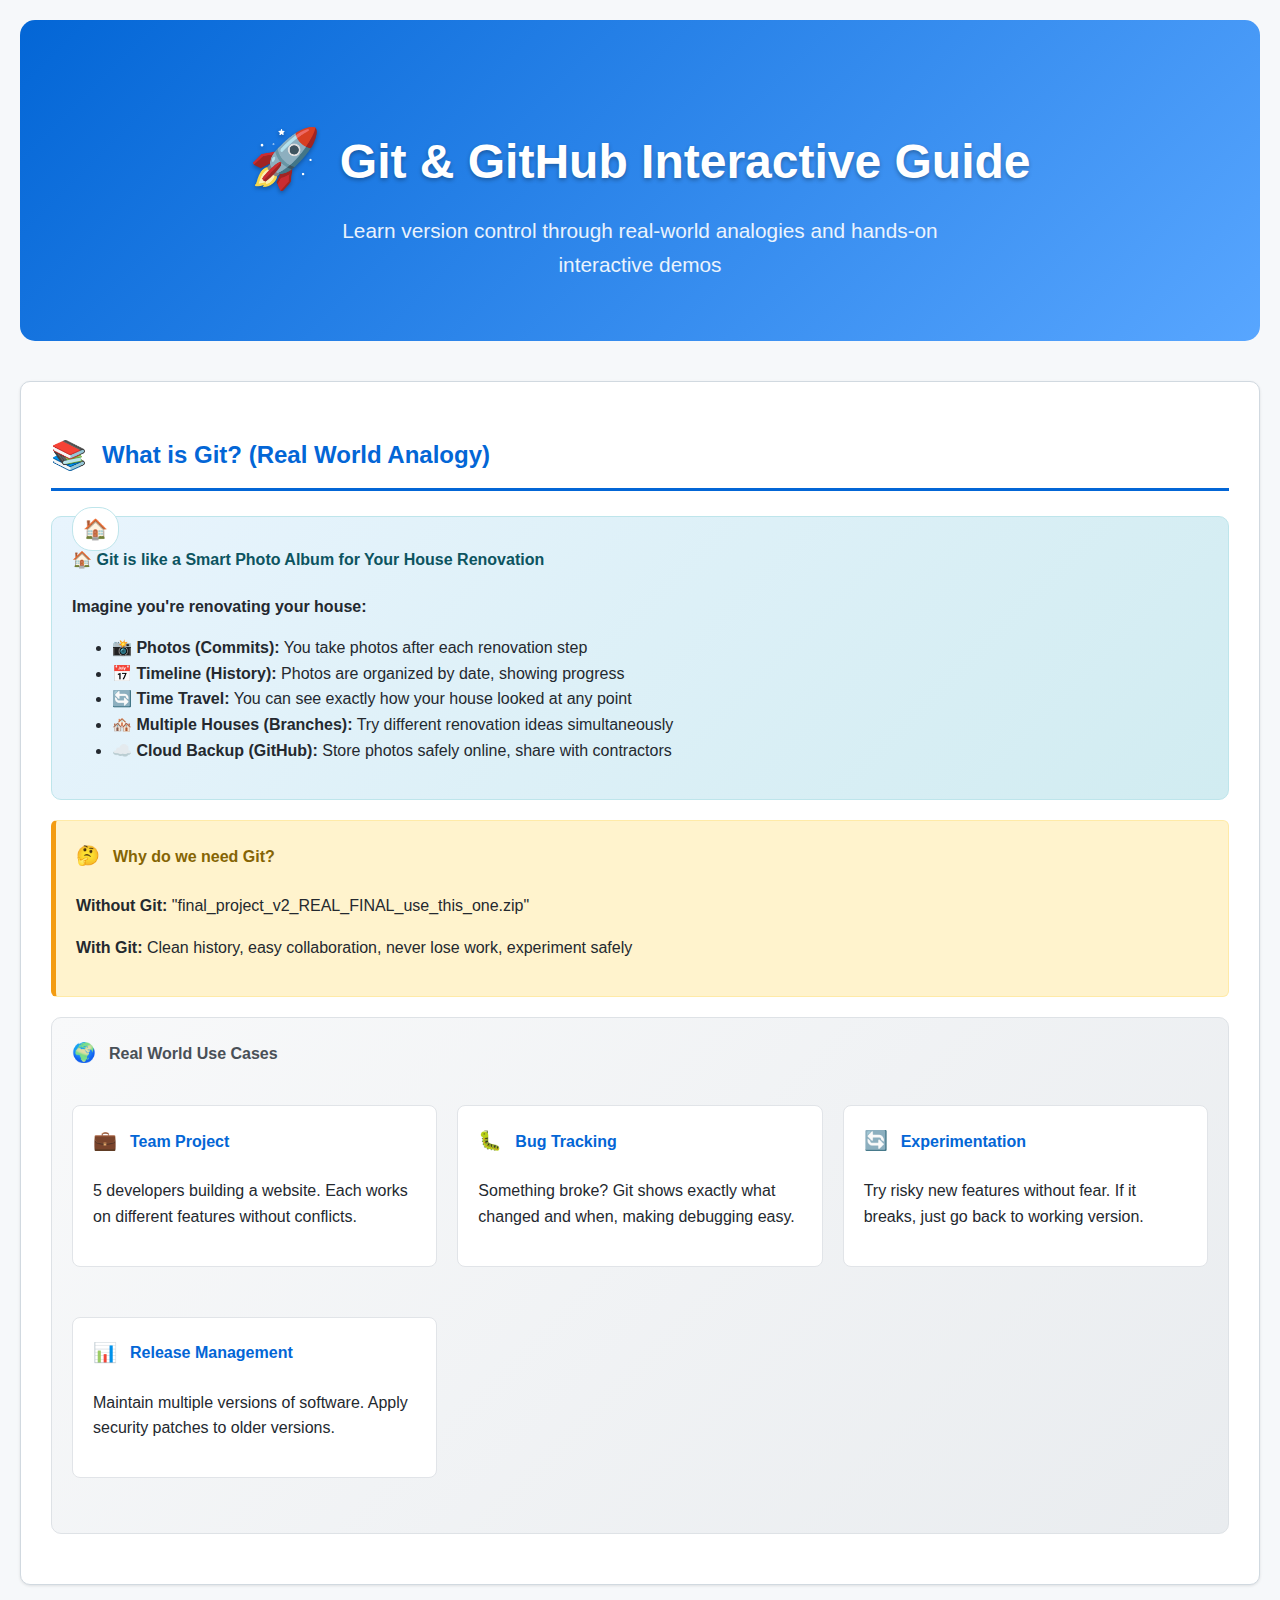
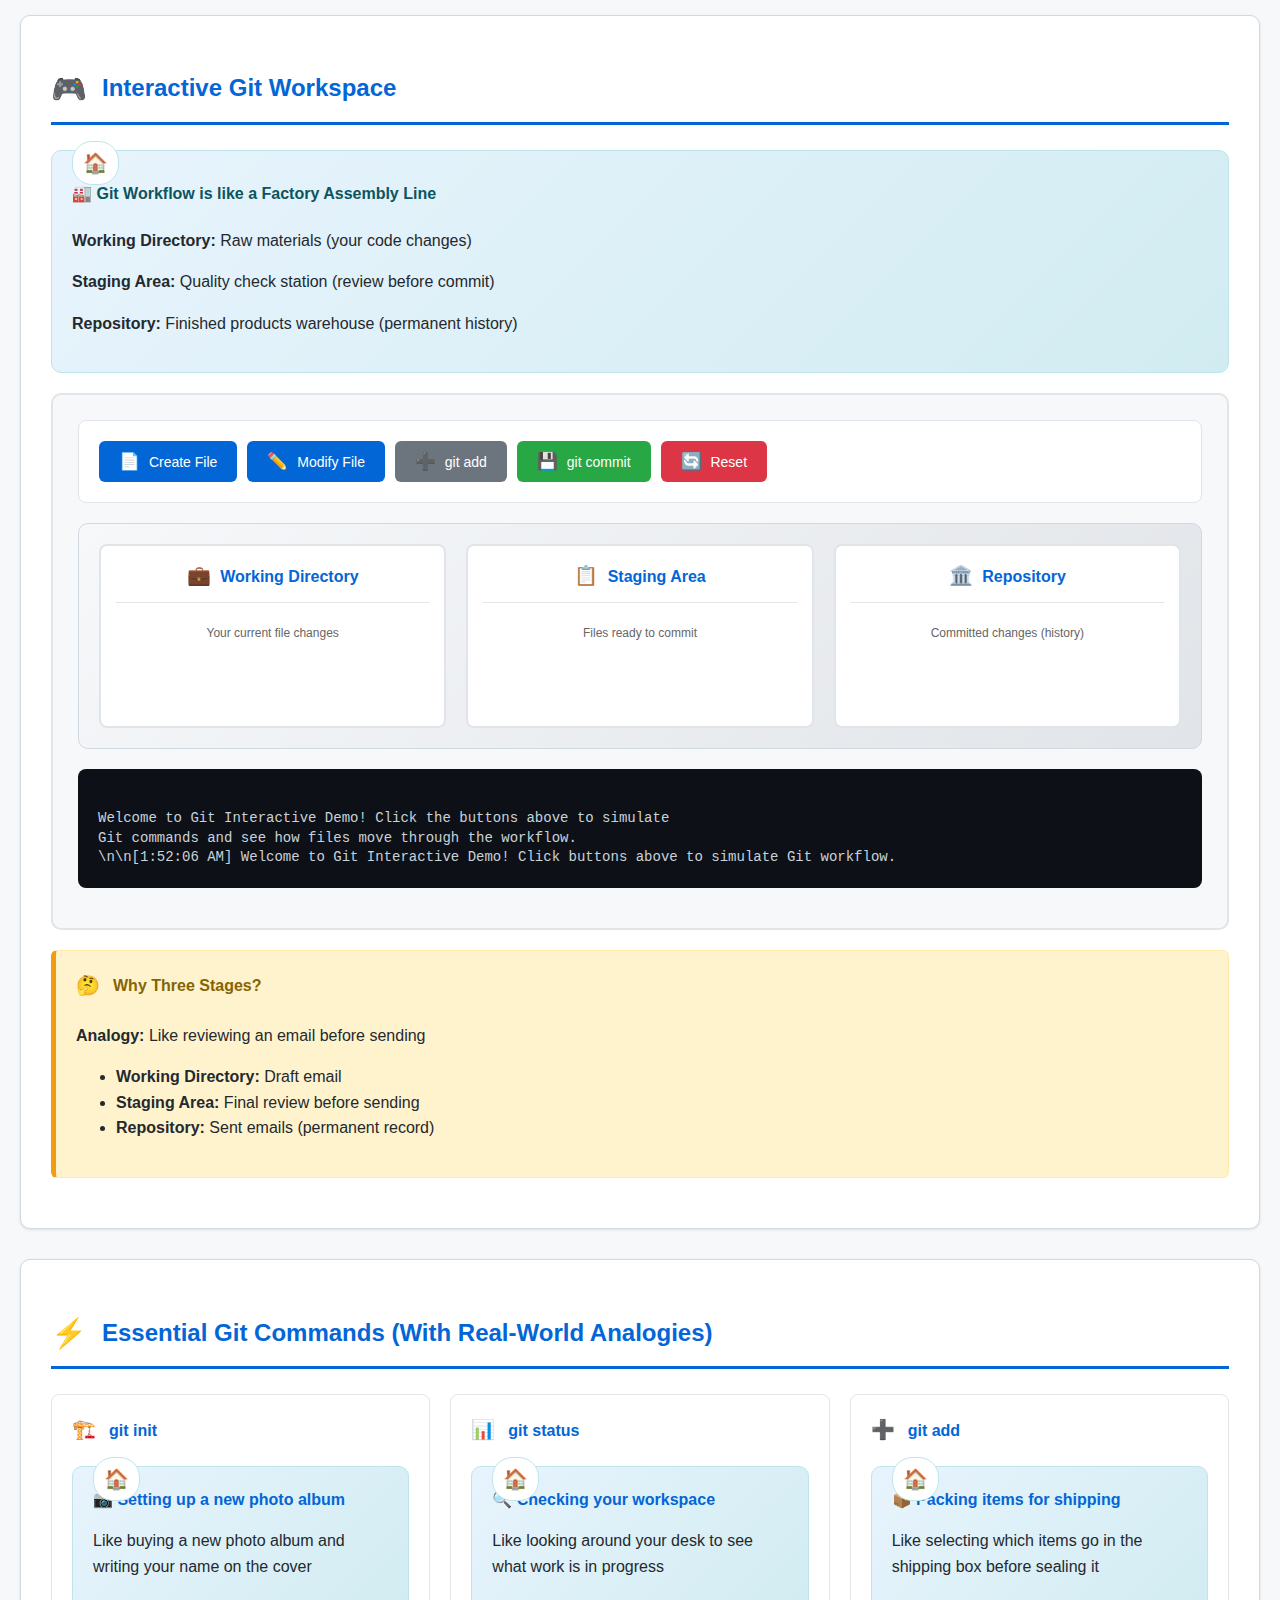
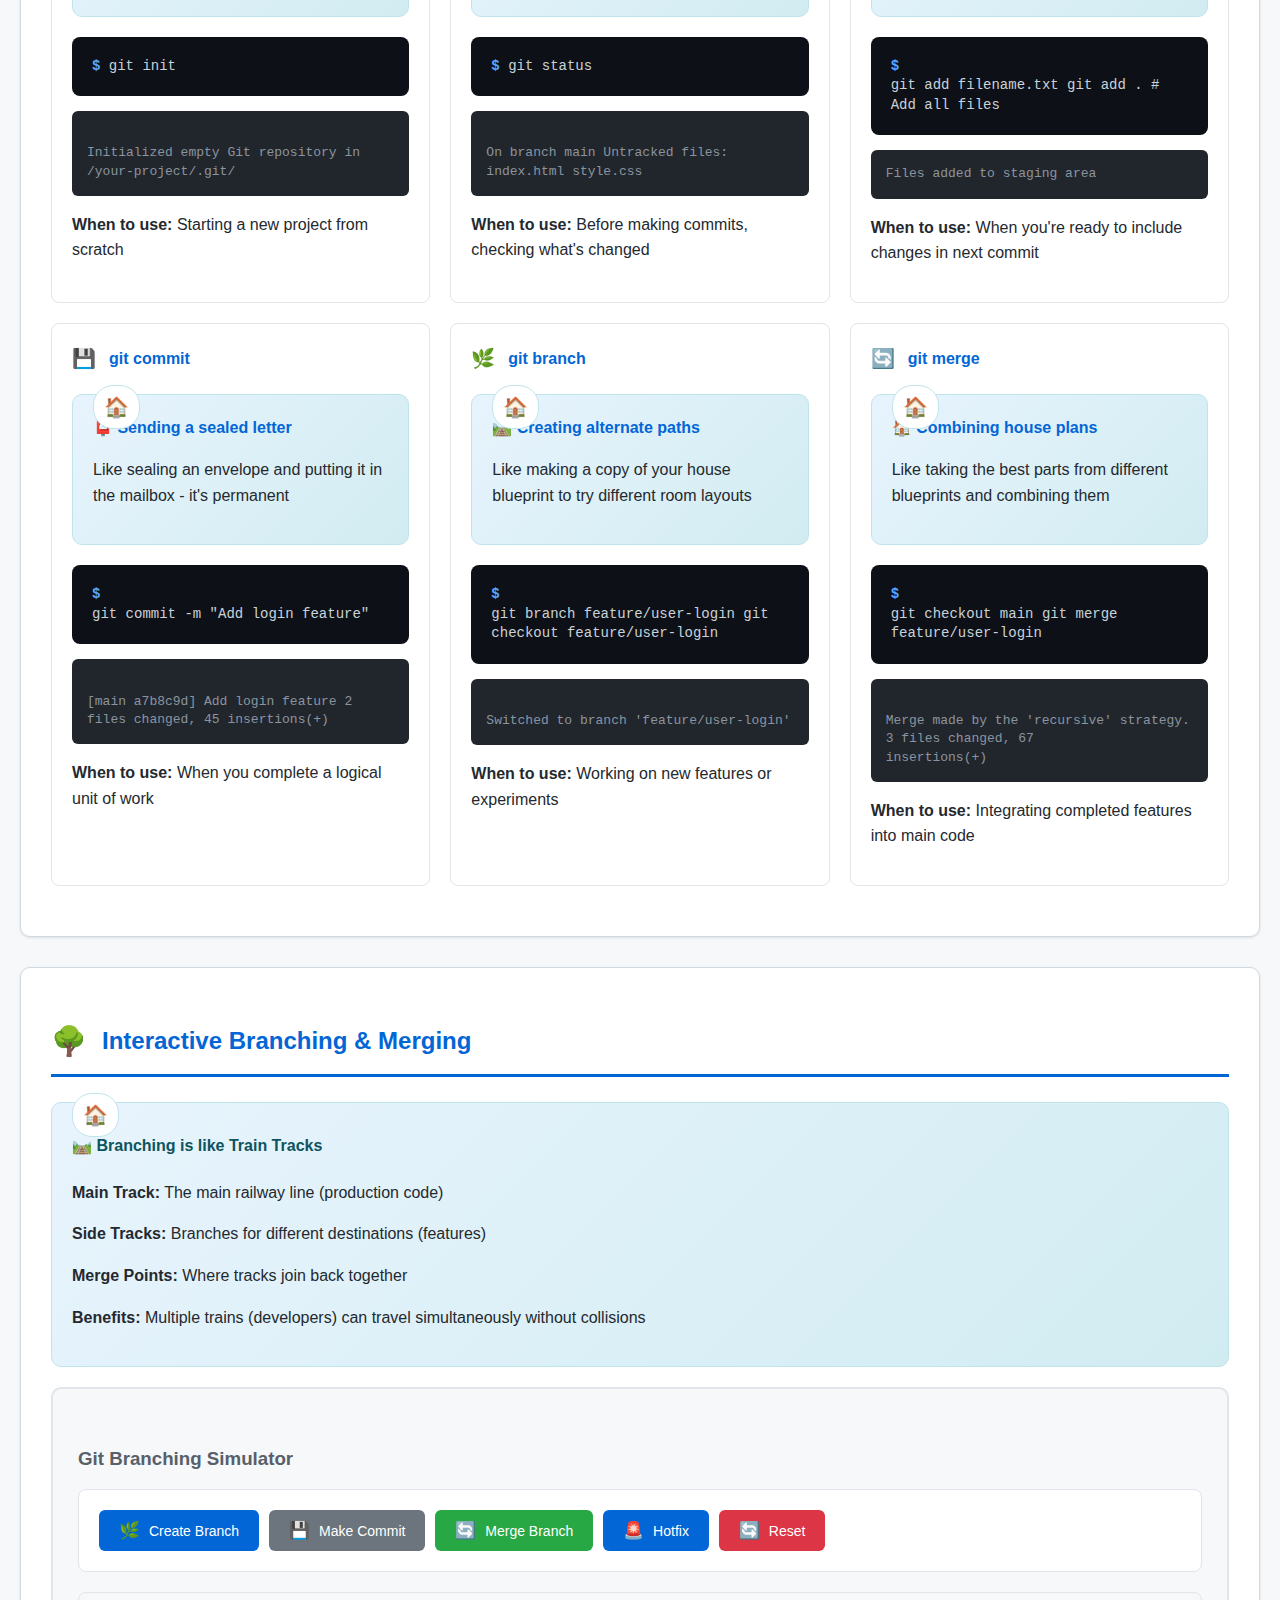
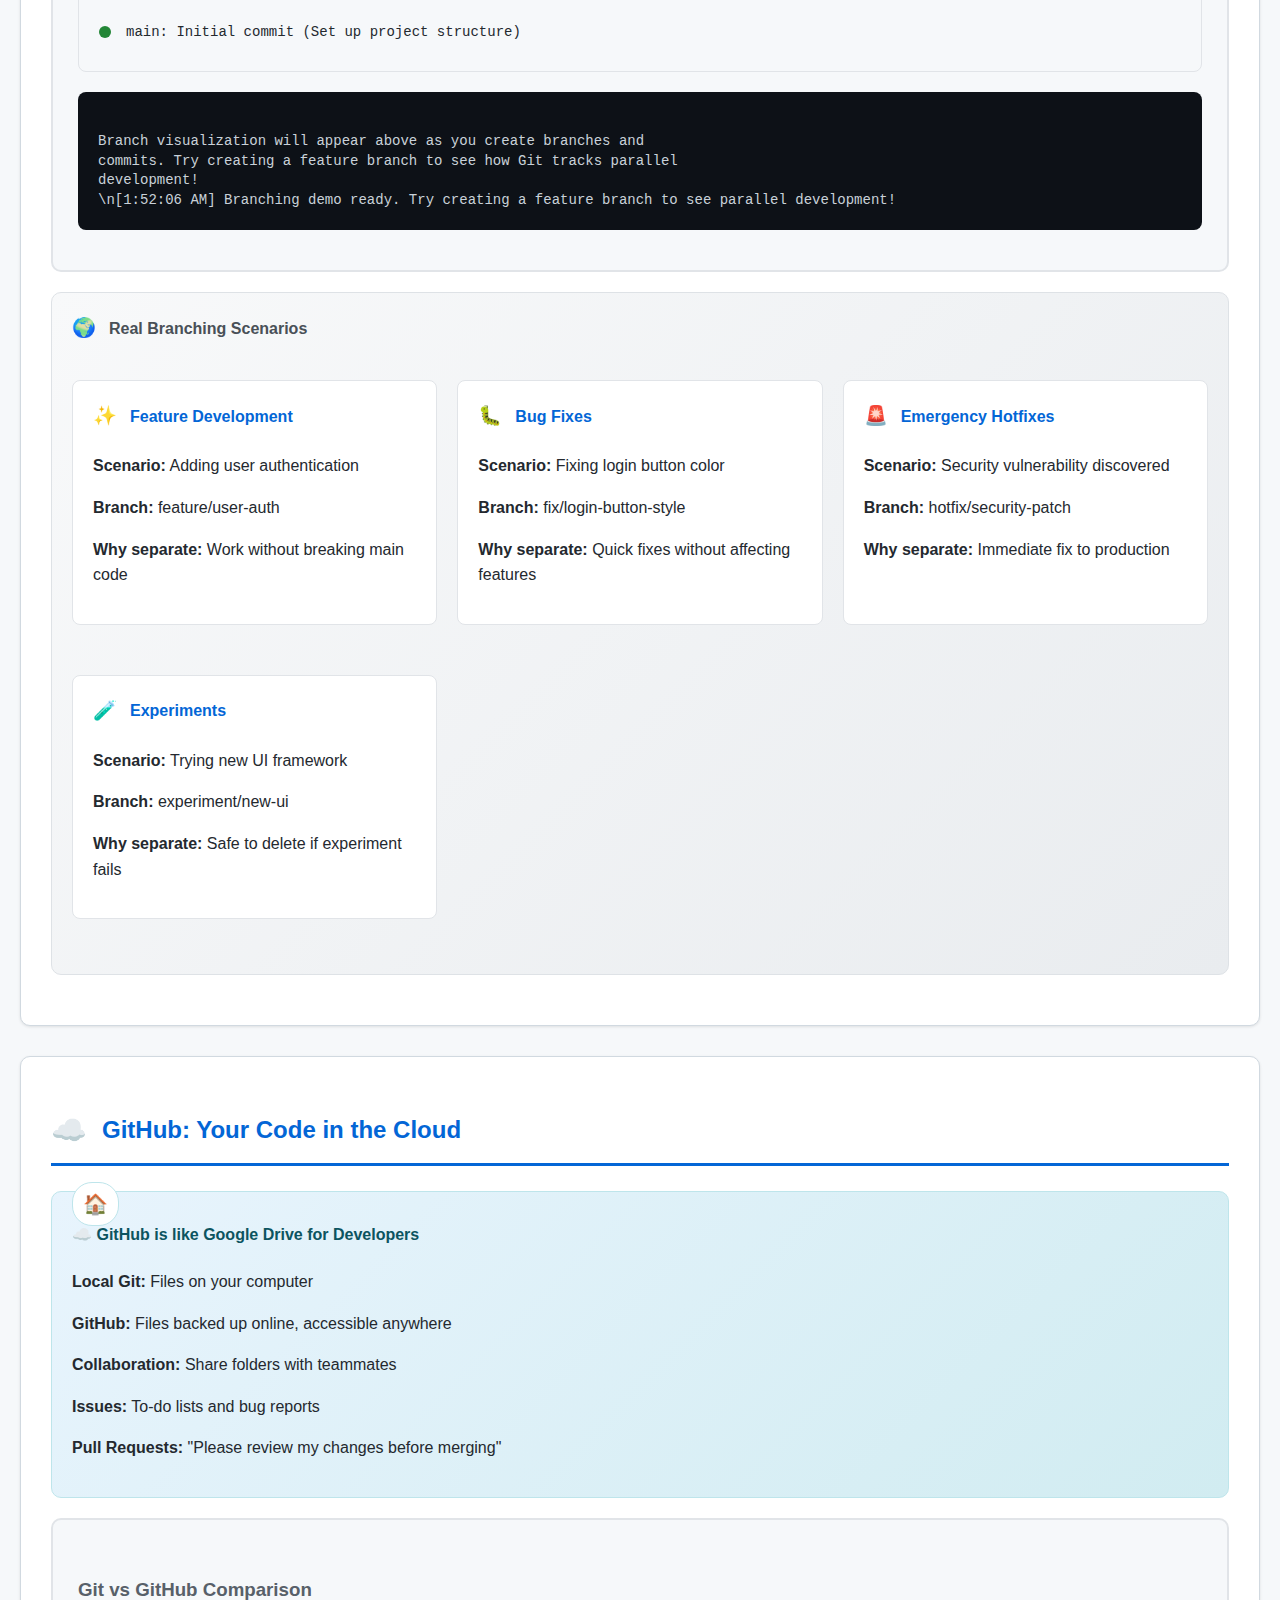
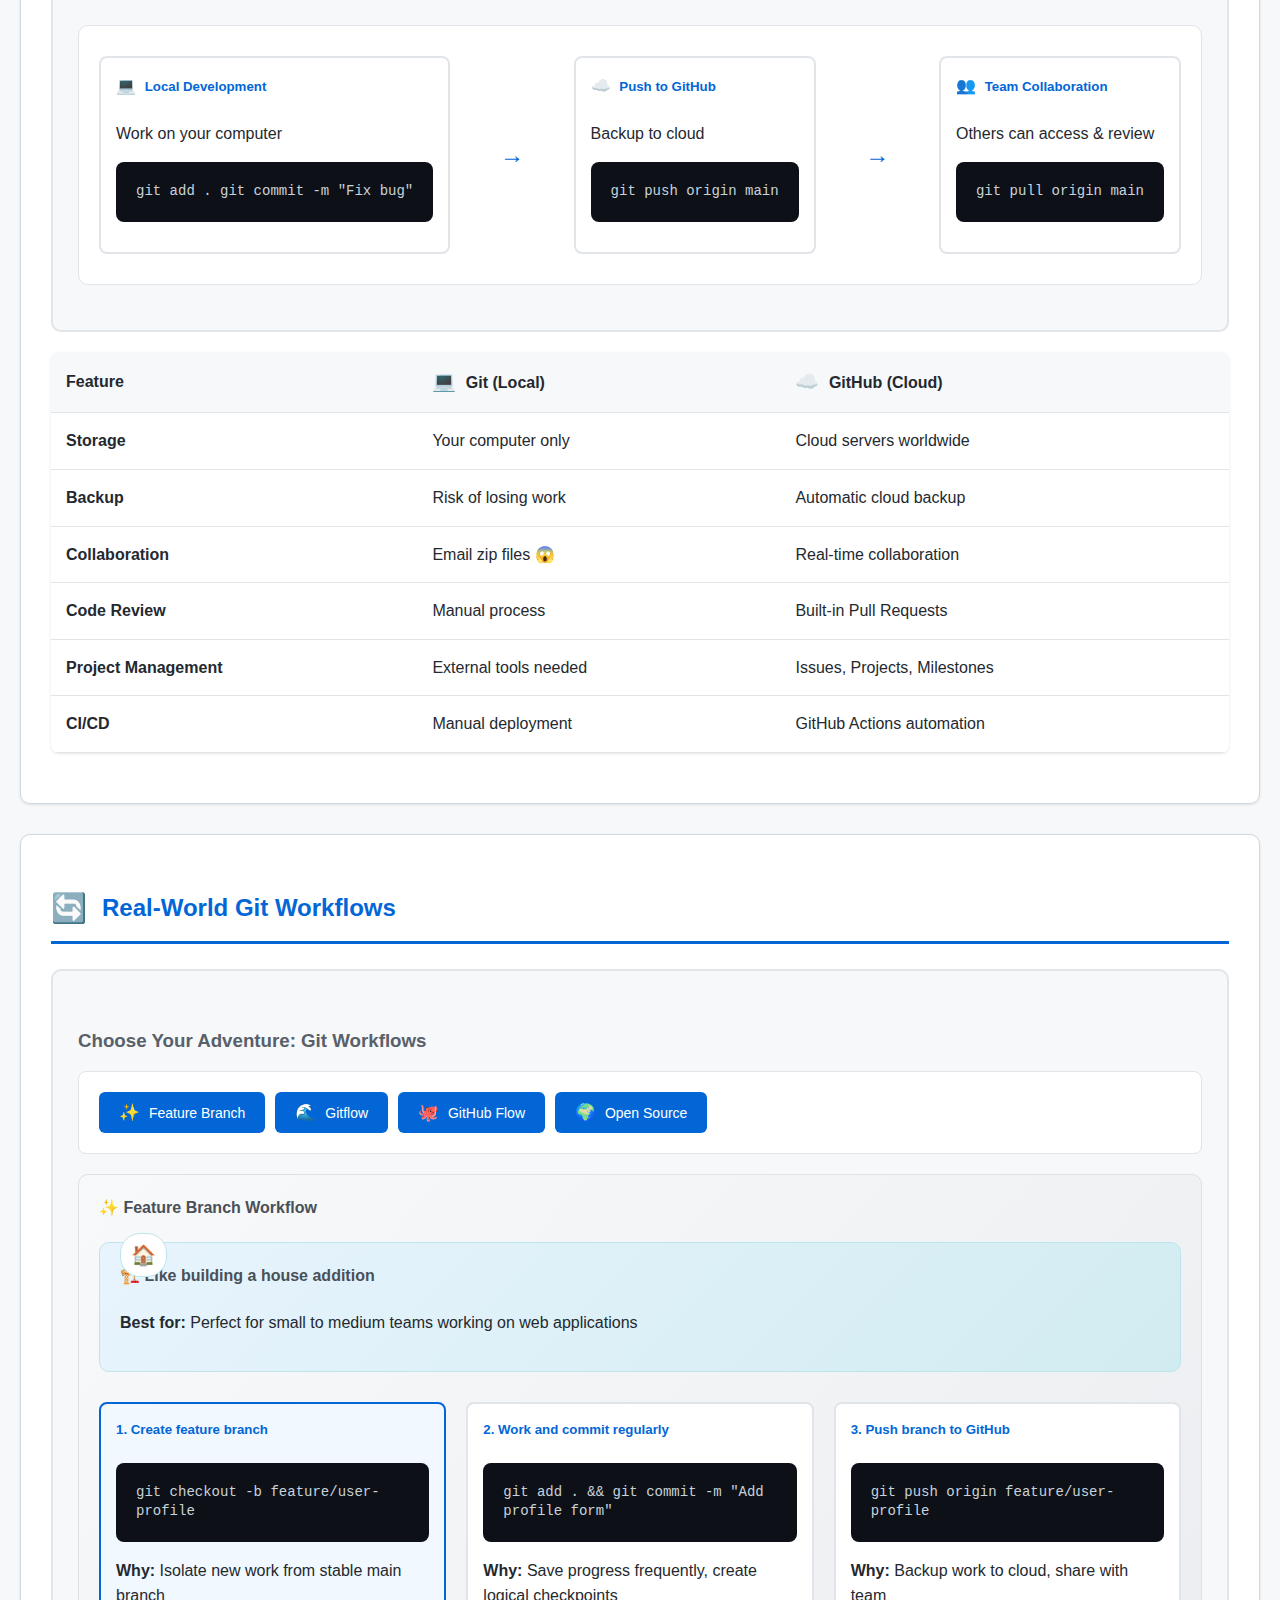
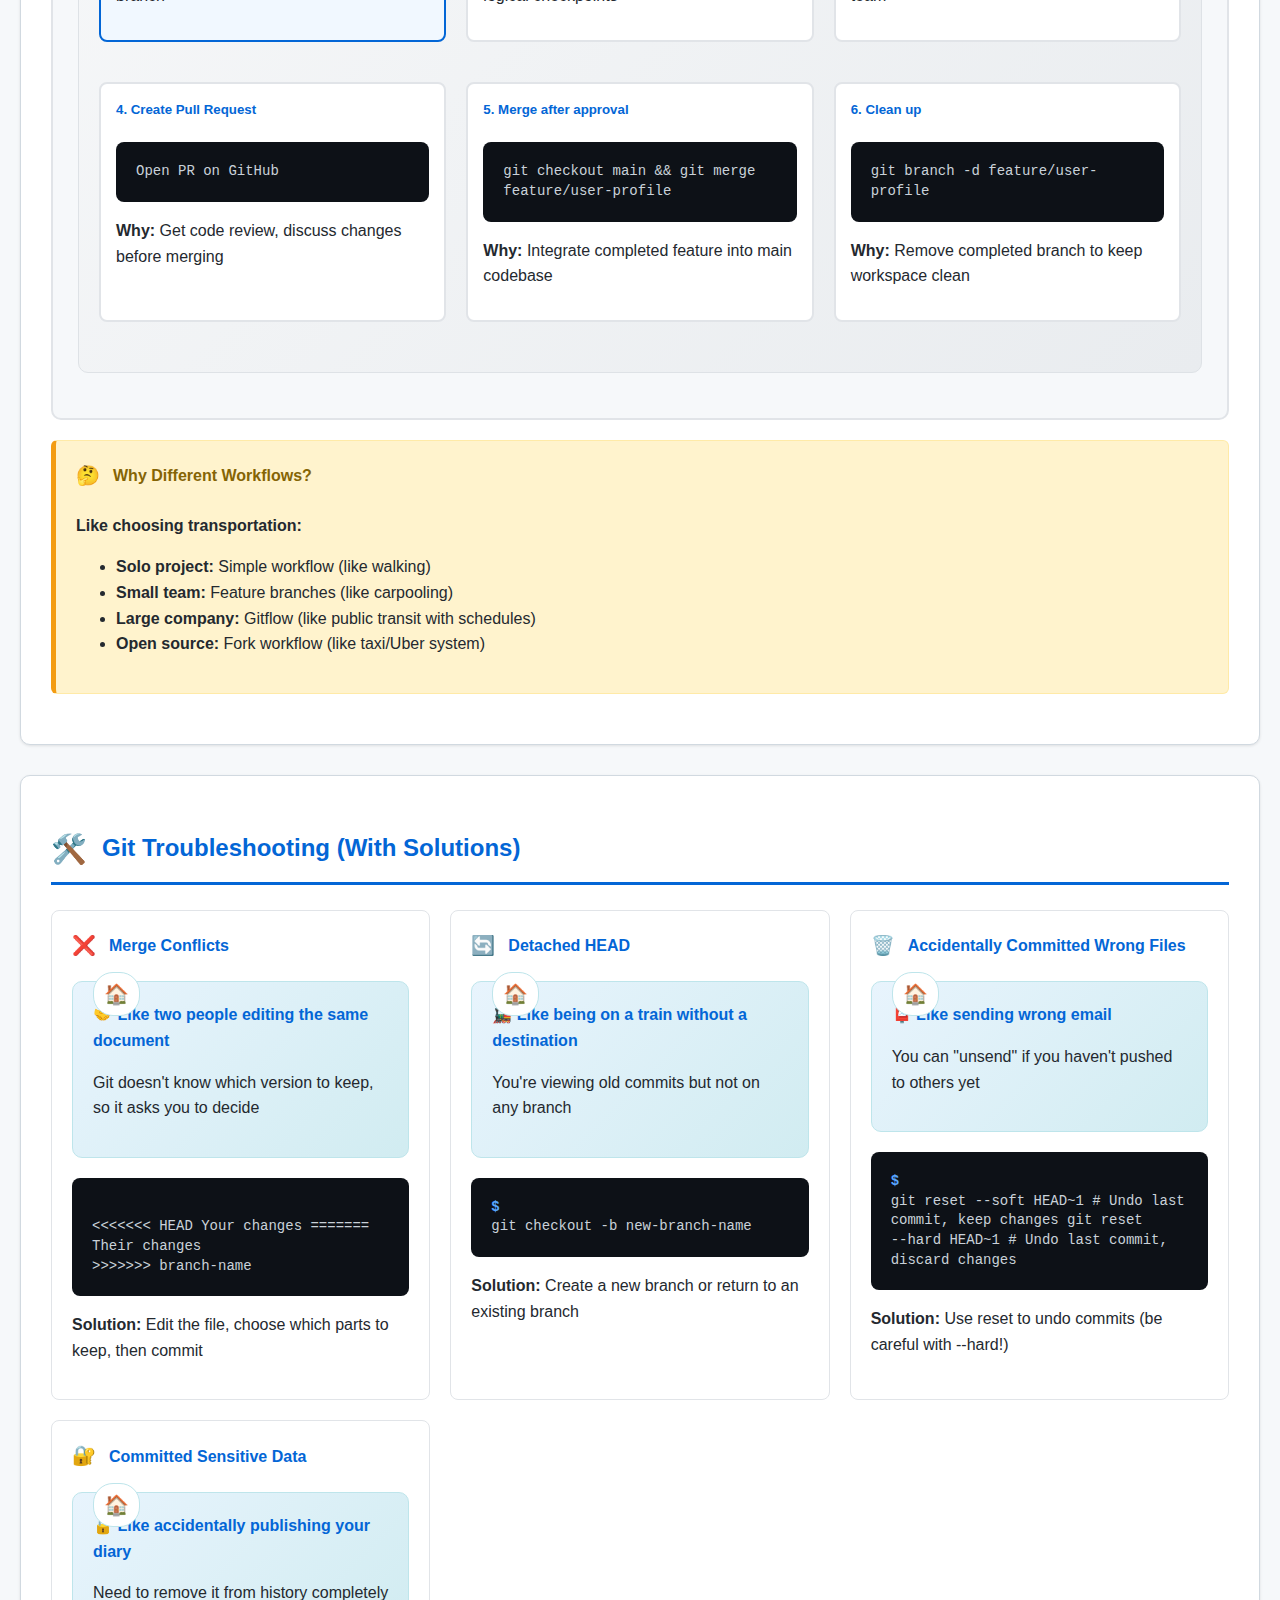
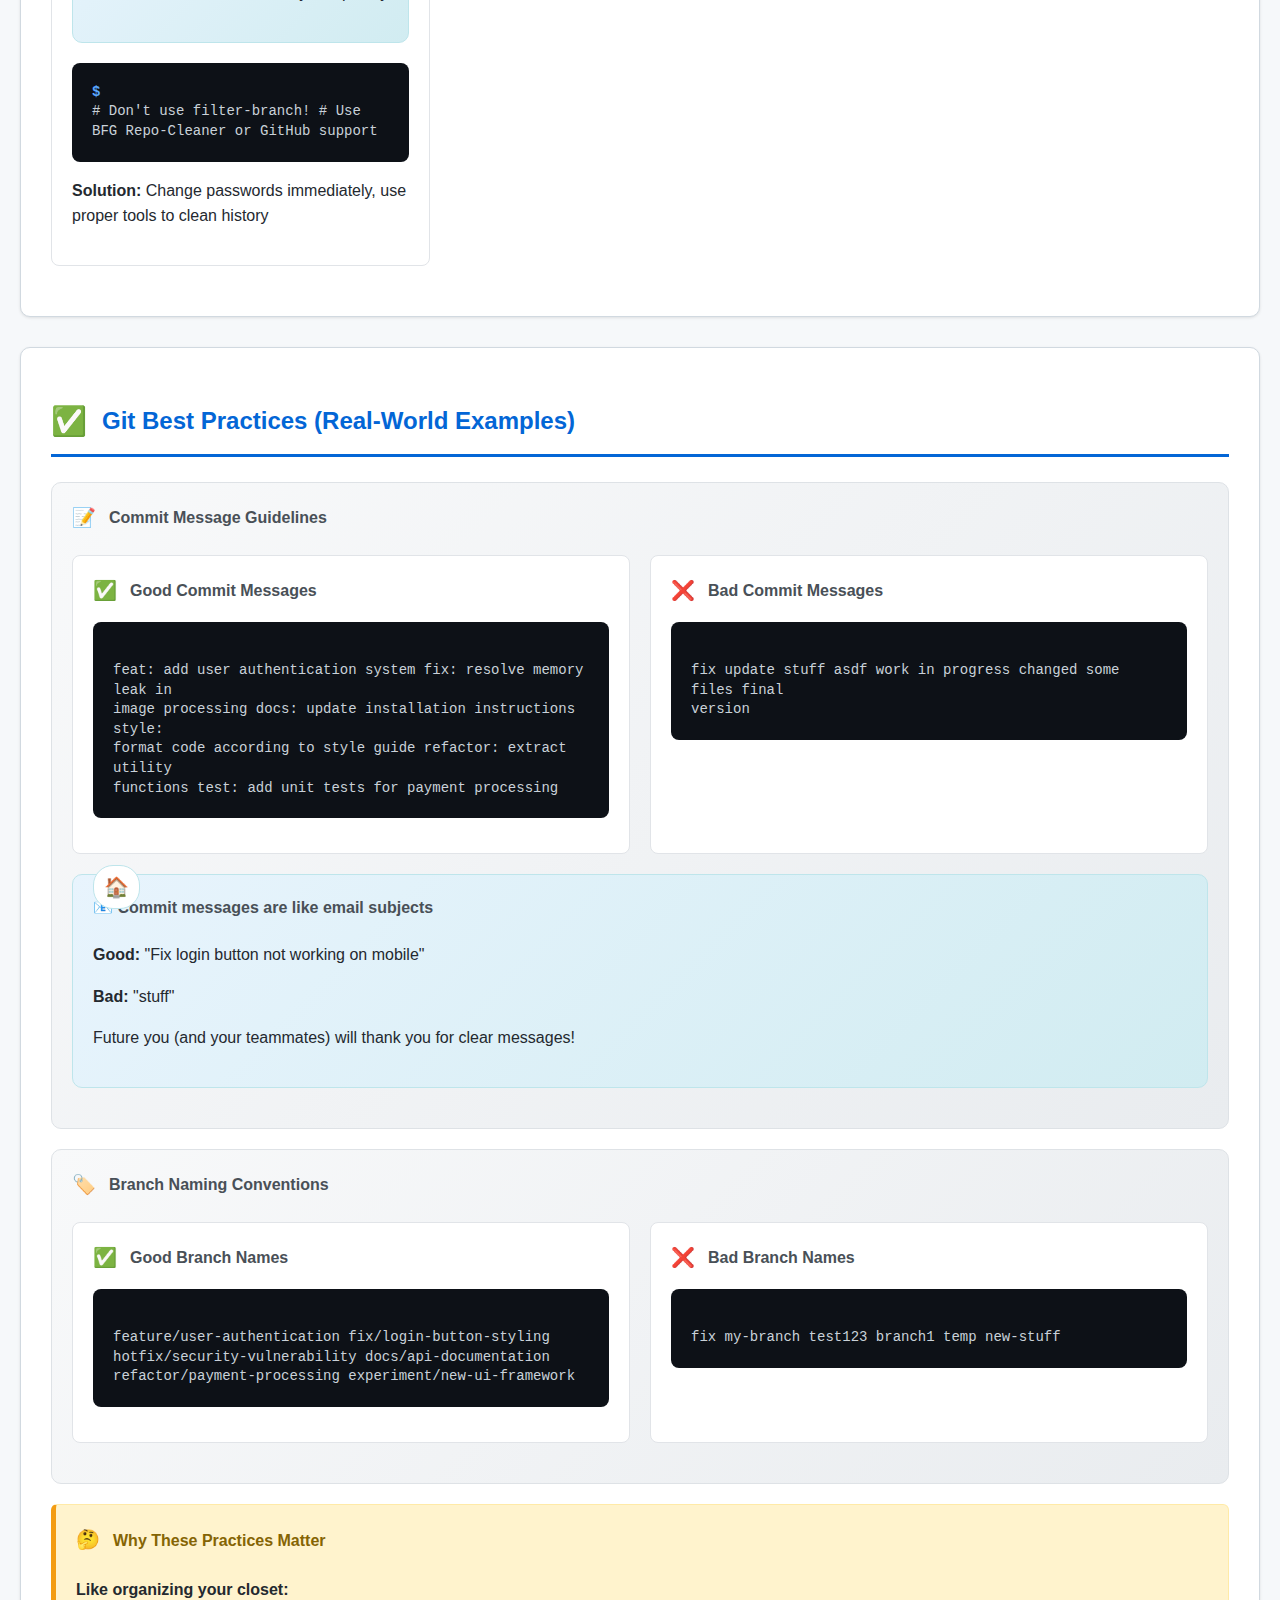
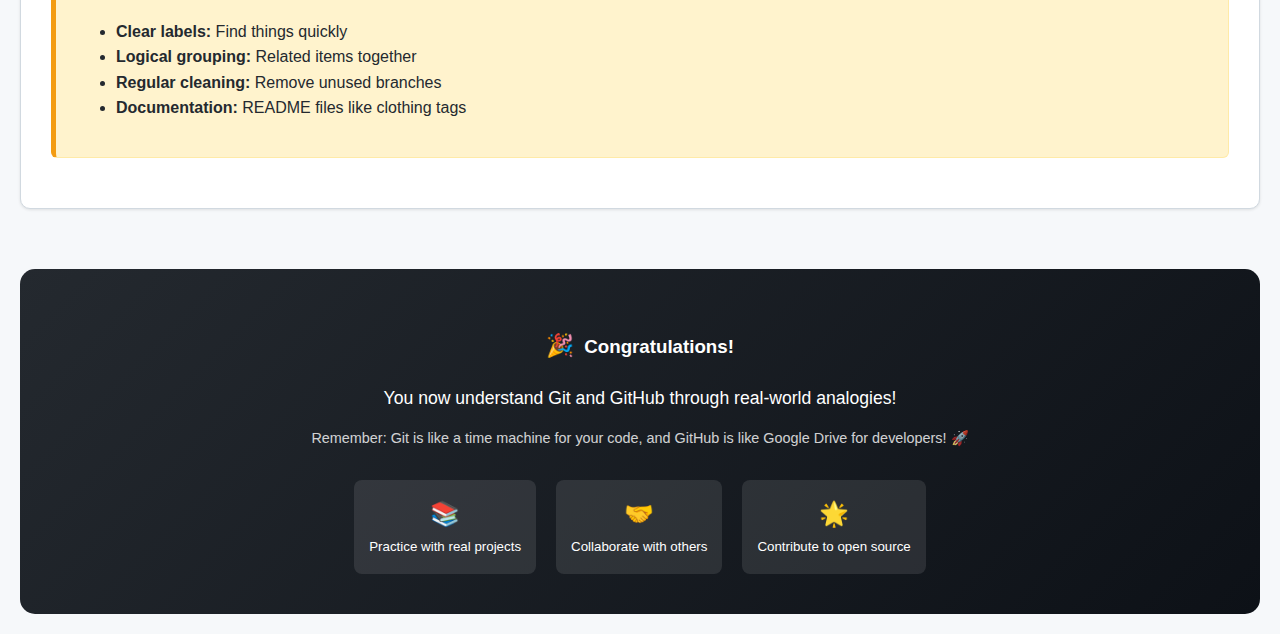
<file: Git/git-interactive-demo.html>
<!DOCTYPE html>
<html lang="en">
  <head>
    <meta charset="UTF-8" />
    <meta name="viewport" content="width=device-width, initial-scale=1.0" />
    <title>Git & GitHub - Complete Interactive Guide</title>
    <style>
      /* Demo-specific styles */
      body {
        font-family: -apple-system, BlinkMacSystemFont, "Segoe UI", Roboto,
          sans-serif;
        line-height: 1.6;
        margin: 0;
        padding: 20px;
        background-color: #f6f8fa;
        color: #24292f;
      }

      .section {
        background-color: white;
        margin: 30px 0;
        padding: 30px;
        border-radius: 10px;
        box-shadow: 0 1px 3px rgba(0, 0, 0, 0.1);
        border: 1px solid #d1d9e0;
      }

      .section h2 {
        color: #0366d6;
        border-bottom: 3px solid #0366d6;
        padding-bottom: 10px;
        margin-bottom: 25px;
        display: flex;
        align-items: center;
        gap: 10px;
      }

      .section h3 {
        color: #586069;
        margin-top: 30px;
        margin-bottom: 15px;
      }

      .demo-container {
        border: 2px dashed #d1d9e0;
        background-color: #f6f8fa;
        padding: 20px;
        margin: 15px 0;
        border-radius: 8px;
        position: relative;
      }

      .git-workspace {
        display: grid;
        grid-template-columns: 1fr 1fr 1fr;
        gap: 20px;
        margin: 20px 0;
        padding: 20px;
        background: linear-gradient(135deg, #f6f8fa 0%, #e1e4e8 100%);
        border-radius: 10px;
        border: 1px solid #d1d9e0;
      }

      .workspace-area {
        background: white;
        border-radius: 8px;
        padding: 15px;
        border: 2px solid #e1e4e8;
        min-height: 150px;
        position: relative;
      }

      .workspace-area h4 {
        margin-top: 0;
        color: #0366d6;
        text-align: center;
        border-bottom: 1px solid #e1e4e8;
        padding-bottom: 10px;
      }

      .file-item {
        background: #f1f8ff;
        border: 1px solid #0366d6;
        border-radius: 4px;
        padding: 8px;
        margin: 5px 0;
        font-size: 12px;
        transition: all 0.3s ease;
      }

      .file-item.modified {
        background: #fff3cd;
        border-color: #ffc107;
      }

      .file-item.staged {
        background: #d4edda;
        border-color: #28a745;
      }

      .file-item.committed {
        background: #e7f3ff;
        border-color: #0366d6;
      }

      .terminal {
        background-color: #0d1117;
        color: #c9d1d9;
        padding: 20px;
        border-radius: 8px;
        font-family: "Courier New", monospace;
        font-size: 14px;
        margin: 15px 0;
        overflow-x: auto;
        white-space: pre-line;
        line-height: 1.4;
      }

      .command-prompt::before {
        content: "$ ";
        color: #58a6ff;
        font-weight: bold;
      }

      .command-output {
        background-color: #21262d;
        color: #8b949e;
        padding: 15px;
        border-radius: 6px;
        font-family: "Courier New", monospace;
        font-size: 13px;
        margin: 10px 0;
        white-space: pre-line;
        line-height: 1.4;
      }

      .analogy-box {
        background: linear-gradient(135deg, #e8f4fd 0%, #d1ecf1 100%);
        border: 1px solid #bee5eb;
        border-radius: 10px;
        padding: 20px;
        margin: 20px 0;
        position: relative;
      }

      .analogy-box::before {
        content: "🏠";
        position: absolute;
        top: -10px;
        left: 20px;
        background: white;
        padding: 5px 10px;
        border-radius: 20px;
        border: 1px solid #bee5eb;
        font-size: 20px;
      }

      .analogy-box h4 {
        margin-top: 10px;
        color: #0c5460;
      }

      .git-commands {
        display: grid;
        grid-template-columns: repeat(auto-fit, minmax(300px, 1fr));
        gap: 20px;
        margin: 20px 0;
      }

      .command-card {
        background: white;
        border: 1px solid #e1e4e8;
        border-radius: 8px;
        padding: 20px;
        transition: all 0.3s ease;
      }

      .command-card:hover {
        border-color: #0366d6;
        box-shadow: 0 3px 10px rgba(3, 102, 214, 0.1);
      }

      .command-card h4 {
        color: #0366d6;
        margin-top: 0;
        margin-bottom: 15px;
        display: flex;
        align-items: center;
        gap: 8px;
      }

      .branch-visualizer {
        background: #f6f8fa;
        border: 1px solid #e1e4e8;
        border-radius: 8px;
        padding: 20px;
        margin: 20px 0;
        font-family: "Courier New", monospace;
        overflow-x: auto;
      }

      .branch-line {
        display: flex;
        align-items: center;
        margin: 8px 0;
        font-size: 14px;
      }

      .commit-dot {
        width: 12px;
        height: 12px;
        border-radius: 50%;
        margin-right: 15px;
        flex-shrink: 0;
      }

      .main-branch {
        background-color: #238636;
      }
      .feature-branch {
        background-color: #0366d6;
      }
      .hotfix-branch {
        background-color: #da3633;
      }

      .interactive-demo {
        background: #f6f8fa;
        border: 2px solid #e1e4e8;
        border-radius: 10px;
        padding: 25px;
        margin: 20px 0;
      }

      .demo-controls {
        background: white;
        padding: 20px;
        border-radius: 8px;
        margin-bottom: 20px;
        border: 1px solid #e1e4e8;
        display: flex;
        flex-wrap: wrap;
        gap: 10px;
      }

      .btn {
        background: #0366d6;
        color: white;
        border: none;
        padding: 10px 20px;
        border-radius: 6px;
        cursor: pointer;
        font-size: 14px;
        transition: background-color 0.3s ease;
      }

      .btn:hover {
        background: #0256cc;
      }

      .btn-secondary {
        background: #6c757d;
      }

      .btn-secondary:hover {
        background: #545b62;
      }

      .btn-success {
        background: #28a745;
      }

      .btn-success:hover {
        background: #218838;
      }

      .btn-danger {
        background: #dc3545;
      }

      .btn-danger:hover {
        background: #c82333;
      }

      .why-box {
        background-color: #fff3cd;
        border: 1px solid #ffeaa7;
        border-left: 5px solid #f39c12;
        border-radius: 6px;
        padding: 20px;
        margin: 20px 0;
      }

      .why-box h4 {
        color: #856404;
        margin-top: 0;
        display: flex;
        align-items: center;
        gap: 8px;
      }

      .real-world {
        background: linear-gradient(135deg, #f8f9fa 0%, #e9ecef 100%);
        border: 1px solid #dee2e6;
        border-radius: 10px;
        padding: 20px;
        margin: 20px 0;
      }

      .real-world h4 {
        color: #495057;
        margin-top: 0;
        display: flex;
        align-items: center;
        gap: 8px;
      }

      .workflow-step {
        background: white;
        border: 2px solid #e1e4e8;
        border-radius: 8px;
        padding: 15px;
        margin: 10px 0;
        position: relative;
        transition: all 0.3s ease;
      }

      .workflow-step.active {
        border-color: #0366d6;
        background: #f1f8ff;
      }

      .workflow-step h5 {
        margin-top: 0;
        color: #0366d6;
      }

      .emoji {
        font-size: 1.2em;
        margin-right: 5px;
      }

      .comparison-table {
        width: 100%;
        border-collapse: collapse;
        margin: 20px 0;
        background: white;
        border-radius: 8px;
        overflow: hidden;
        box-shadow: 0 1px 3px rgba(0, 0, 0, 0.1);
      }

      .comparison-table th,
      .comparison-table td {
        padding: 15px;
        text-align: left;
        border-bottom: 1px solid #e1e4e8;
      }

      .comparison-table th {
        background: #f6f8fa;
        font-weight: 600;
        color: #24292f;
      }

      .comparison-table tr:hover {
        background: #f6f8fa;
      }

      .status-indicator {
        display: inline-block;
        padding: 4px 8px;
        border-radius: 4px;
        font-size: 12px;
        font-weight: bold;
        margin-left: 10px;
      }

      .status-modified {
        background: #fff3cd;
        color: #856404;
      }
      .status-staged {
        background: #d4edda;
        color: #155724;
      }
      .status-untracked {
        background: #f8d7da;
        color: #721c24;
      }
      .status-committed {
        background: #cce5ff;
        color: #004085;
      }

      .git-flow-visual {
        display: flex;
        justify-content: space-between;
        align-items: center;
        margin: 20px 0;
        padding: 20px;
        background: white;
        border-radius: 10px;
        border: 1px solid #e1e4e8;
      }

      .flow-arrow {
        font-size: 24px;
        color: #0366d6;
        margin: 0 10px;
      }

      .scenario-card {
        background: white;
        border: 1px solid #e1e4e8;
        border-radius: 8px;
        padding: 20px;
        margin: 15px 0;
      }

      .scenario-card h4 {
        color: #0366d6;
        margin-top: 0;
        display: flex;
        align-items: center;
        gap: 8px;
      }

      @media (max-width: 768px) {
        .git-workspace {
          grid-template-columns: 1fr;
        }

        .git-commands {
          grid-template-columns: 1fr;
        }

        .demo-controls {
          flex-direction: column;
        }

        .git-flow-visual {
          flex-direction: column;
          gap: 10px;
        }

        .flow-arrow {
          transform: rotate(90deg);
        }
      }
    </style>
  </head>
  <body>
    <!-- Page Header -->
    <header
      style="
        text-align: center;
        margin-bottom: 40px;
        background: linear-gradient(135deg, #0366d6, #58a6ff);
        color: white;
        padding: 60px 20px;
        border-radius: 15px;
      "
    >
      <h1
        style="
          font-size: 3rem;
          margin-bottom: 10px;
          text-shadow: 0 2px 4px rgba(0, 0, 0, 0.3);
        "
      >
        <span class="emoji">🚀</span> Git & GitHub Interactive Guide
      </h1>
      <p
        style="font-size: 1.3rem; max-width: 60ch; margin: 0 auto; opacity: 0.9"
      >
        Learn version control through real-world analogies and hands-on
        interactive demos
      </p>
    </header>

    <!-- 1. What is Git? Real World Analogy -->
    <section class="section">
      <h2><span class="emoji">📚</span> What is Git? (Real World Analogy)</h2>

      <div class="analogy-box">
        <h4>🏠 Git is like a Smart Photo Album for Your House Renovation</h4>
        <p><strong>Imagine you're renovating your house:</strong></p>
        <ul>
          <li>
            <strong>📸 Photos (Commits):</strong> You take photos after each
            renovation step
          </li>
          <li>
            <strong>📅 Timeline (History):</strong> Photos are organized by
            date, showing progress
          </li>
          <li>
            <strong>🔄 Time Travel:</strong> You can see exactly how your house
            looked at any point
          </li>
          <li>
            <strong>🏘️ Multiple Houses (Branches):</strong> Try different
            renovation ideas simultaneously
          </li>
          <li>
            <strong>☁️ Cloud Backup (GitHub):</strong> Store photos safely
            online, share with contractors
          </li>
        </ul>
      </div>

      <div class="why-box">
        <h4><span class="emoji">🤔</span> Why do we need Git?</h4>
        <p>
          <strong>Without Git:</strong>
          "final_project_v2_REAL_FINAL_use_this_one.zip"
        </p>
        <p>
          <strong>With Git:</strong> Clean history, easy collaboration, never
          lose work, experiment safely
        </p>
      </div>

      <div class="real-world">
        <h4><span class="emoji">🌍</span> Real World Use Cases</h4>
        <div class="git-commands">
          <div class="scenario-card">
            <h4><span class="emoji">💼</span> Team Project</h4>
            <p>
              5 developers building a website. Each works on different features
              without conflicts.
            </p>
          </div>
          <div class="scenario-card">
            <h4><span class="emoji">🐛</span> Bug Tracking</h4>
            <p>
              Something broke? Git shows exactly what changed and when, making
              debugging easy.
            </p>
          </div>
          <div class="scenario-card">
            <h4><span class="emoji">🔄</span> Experimentation</h4>
            <p>
              Try risky new features without fear. If it breaks, just go back to
              working version.
            </p>
          </div>
          <div class="scenario-card">
            <h4><span class="emoji">📊</span> Release Management</h4>
            <p>
              Maintain multiple versions of software. Apply security patches to
              older versions.
            </p>
          </div>
        </div>
      </div>
    </section>

    <!-- 2. Interactive Git Workspace -->
    <section class="section">
      <h2><span class="emoji">🎮</span> Interactive Git Workspace</h2>

      <div class="analogy-box">
        <h4>🏭 Git Workflow is like a Factory Assembly Line</h4>
        <p>
          <strong>Working Directory:</strong> Raw materials (your code changes)
        </p>
        <p>
          <strong>Staging Area:</strong> Quality check station (review before
          commit)
        </p>
        <p>
          <strong>Repository:</strong> Finished products warehouse (permanent
          history)
        </p>
      </div>

      <div class="interactive-demo">
        <div class="demo-controls">
          <button class="btn" onclick="addFile()">
            <span class="emoji">📄</span> Create File
          </button>
          <button class="btn" onclick="modifyFile()">
            <span class="emoji">✏️</span> Modify File
          </button>
          <button class="btn btn-secondary" onclick="stageFile()">
            <span class="emoji">➕</span> git add
          </button>
          <button class="btn btn-success" onclick="commitFile()">
            <span class="emoji">💾</span> git commit
          </button>
          <button class="btn btn-danger" onclick="resetDemo()">
            <span class="emoji">🔄</span> Reset
          </button>
        </div>

        <div class="git-workspace" id="git-workspace">
          <div class="workspace-area" id="working-directory">
            <h4><span class="emoji">💼</span> Working Directory</h4>
            <p style="font-size: 12px; color: #666; text-align: center">
              Your current file changes
            </p>
          </div>
          <div class="workspace-area" id="staging-area">
            <h4><span class="emoji">📋</span> Staging Area</h4>
            <p style="font-size: 12px; color: #666; text-align: center">
              Files ready to commit
            </p>
          </div>
          <div class="workspace-area" id="repository">
            <h4><span class="emoji">🏛️</span> Repository</h4>
            <p style="font-size: 12px; color: #666; text-align: center">
              Committed changes (history)
            </p>
          </div>
        </div>

        <div id="command-output" class="terminal">
          Welcome to Git Interactive Demo! Click the buttons above to simulate
          Git commands and see how files move through the workflow.
        </div>
      </div>

      <div class="why-box">
        <h4><span class="emoji">🤔</span> Why Three Stages?</h4>
        <p><strong>Analogy:</strong> Like reviewing an email before sending</p>
        <ul>
          <li><strong>Working Directory:</strong> Draft email</li>
          <li><strong>Staging Area:</strong> Final review before sending</li>
          <li><strong>Repository:</strong> Sent emails (permanent record)</li>
        </ul>
      </div>
    </section>

    <!-- 3. Essential Commands with Analogies -->
    <section class="section">
      <h2>
        <span class="emoji">⚡</span> Essential Git Commands (With Real-World
        Analogies)
      </h2>

      <div class="git-commands">
        <div class="command-card">
          <h4><span class="emoji">🏗️</span> git init</h4>
          <div class="analogy-box">
            <h4>📸 Setting up a new photo album</h4>
            <p>
              Like buying a new photo album and writing your name on the cover
            </p>
          </div>
          <div class="terminal command-prompt">git init</div>
          <div class="command-output">
            Initialized empty Git repository in /your-project/.git/
          </div>
          <p>
            <strong>When to use:</strong> Starting a new project from scratch
          </p>
        </div>

        <div class="command-card">
          <h4><span class="emoji">📊</span> git status</h4>
          <div class="analogy-box">
            <h4>🔍 Checking your workspace</h4>
            <p>Like looking around your desk to see what work is in progress</p>
          </div>
          <div class="terminal command-prompt">git status</div>
          <div class="command-output">
            On branch main Untracked files: index.html style.css
          </div>
          <p>
            <strong>When to use:</strong> Before making commits, checking what's
            changed
          </p>
        </div>

        <div class="command-card">
          <h4><span class="emoji">➕</span> git add</h4>
          <div class="analogy-box">
            <h4>📦 Packing items for shipping</h4>
            <p>
              Like selecting which items go in the shipping box before sealing
              it
            </p>
          </div>
          <div class="terminal command-prompt">
            git add filename.txt git add . # Add all files
          </div>
          <div class="command-output">Files added to staging area</div>
          <p>
            <strong>When to use:</strong> When you're ready to include changes
            in next commit
          </p>
        </div>

        <div class="command-card">
          <h4><span class="emoji">💾</span> git commit</h4>
          <div class="analogy-box">
            <h4>📮 Sending a sealed letter</h4>
            <p>
              Like sealing an envelope and putting it in the mailbox - it's
              permanent
            </p>
          </div>
          <div class="terminal command-prompt">
            git commit -m "Add login feature"
          </div>
          <div class="command-output">
            [main a7b8c9d] Add login feature 2 files changed, 45 insertions(+)
          </div>
          <p>
            <strong>When to use:</strong> When you complete a logical unit of
            work
          </p>
        </div>

        <div class="command-card">
          <h4><span class="emoji">🌿</span> git branch</h4>
          <div class="analogy-box">
            <h4>🛤️ Creating alternate paths</h4>
            <p>
              Like making a copy of your house blueprint to try different room
              layouts
            </p>
          </div>
          <div class="terminal command-prompt">
            git branch feature/user-login git checkout feature/user-login
          </div>
          <div class="command-output">
            Switched to branch 'feature/user-login'
          </div>
          <p>
            <strong>When to use:</strong> Working on new features or experiments
          </p>
        </div>

        <div class="command-card">
          <h4><span class="emoji">🔄</span> git merge</h4>
          <div class="analogy-box">
            <h4>🏠 Combining house plans</h4>
            <p>
              Like taking the best parts from different blueprints and combining
              them
            </p>
          </div>
          <div class="terminal command-prompt">
            git checkout main git merge feature/user-login
          </div>
          <div class="command-output">
            Merge made by the 'recursive' strategy. 3 files changed, 67
            insertions(+)
          </div>
          <p>
            <strong>When to use:</strong> Integrating completed features into
            main code
          </p>
        </div>
      </div>
    </section>

    <!-- 4. Interactive Branching Demo -->
    <section class="section">
      <h2><span class="emoji">🌳</span> Interactive Branching & Merging</h2>

      <div class="analogy-box">
        <h4>🛤️ Branching is like Train Tracks</h4>
        <p>
          <strong>Main Track:</strong> The main railway line (production code)
        </p>
        <p>
          <strong>Side Tracks:</strong> Branches for different destinations
          (features)
        </p>
        <p><strong>Merge Points:</strong> Where tracks join back together</p>
        <p>
          <strong>Benefits:</strong> Multiple trains (developers) can travel
          simultaneously without collisions
        </p>
      </div>

      <div class="interactive-demo">
        <h3>Git Branching Simulator</h3>
        <div class="demo-controls">
          <button class="btn" onclick="createBranch()">
            <span class="emoji">🌿</span> Create Branch
          </button>
          <button class="btn btn-secondary" onclick="makeCommit()">
            <span class="emoji">💾</span> Make Commit
          </button>
          <button class="btn btn-success" onclick="mergeBranch()">
            <span class="emoji">🔄</span> Merge Branch
          </button>
          <button class="btn" onclick="createHotfix()">
            <span class="emoji">🚨</span> Hotfix
          </button>
          <button class="btn btn-danger" onclick="resetBranching()">
            <span class="emoji">🔄</span> Reset
          </button>
        </div>

        <div class="branch-visualizer" id="branch-visualizer">
          <div class="branch-line">
            <span class="commit-dot main-branch"></span>
            <span>main: Initial commit (Set up project structure)</span>
          </div>
        </div>

        <div id="branching-output" class="terminal">
          Branch visualization will appear above as you create branches and
          commits. Try creating a feature branch to see how Git tracks parallel
          development!
        </div>
      </div>

      <div class="real-world">
        <h4><span class="emoji">🌍</span> Real Branching Scenarios</h4>
        <div class="git-commands">
          <div class="scenario-card">
            <h4><span class="emoji">✨</span> Feature Development</h4>
            <p><strong>Scenario:</strong> Adding user authentication</p>
            <p><strong>Branch:</strong> feature/user-auth</p>
            <p>
              <strong>Why separate:</strong> Work without breaking main code
            </p>
          </div>
          <div class="scenario-card">
            <h4><span class="emoji">🐛</span> Bug Fixes</h4>
            <p><strong>Scenario:</strong> Fixing login button color</p>
            <p><strong>Branch:</strong> fix/login-button-style</p>
            <p>
              <strong>Why separate:</strong> Quick fixes without affecting
              features
            </p>
          </div>
          <div class="scenario-card">
            <h4><span class="emoji">🚨</span> Emergency Hotfixes</h4>
            <p><strong>Scenario:</strong> Security vulnerability discovered</p>
            <p><strong>Branch:</strong> hotfix/security-patch</p>
            <p><strong>Why separate:</strong> Immediate fix to production</p>
          </div>
          <div class="scenario-card">
            <h4><span class="emoji">🧪</span> Experiments</h4>
            <p><strong>Scenario:</strong> Trying new UI framework</p>
            <p><strong>Branch:</strong> experiment/new-ui</p>
            <p>
              <strong>Why separate:</strong> Safe to delete if experiment fails
            </p>
          </div>
        </div>
      </div>
    </section>

    <!-- 5. GitHub Integration -->
    <section class="section">
      <h2><span class="emoji">☁️</span> GitHub: Your Code in the Cloud</h2>

      <div class="analogy-box">
        <h4>☁️ GitHub is like Google Drive for Developers</h4>
        <p><strong>Local Git:</strong> Files on your computer</p>
        <p>
          <strong>GitHub:</strong> Files backed up online, accessible anywhere
        </p>
        <p><strong>Collaboration:</strong> Share folders with teammates</p>
        <p><strong>Issues:</strong> To-do lists and bug reports</p>
        <p>
          <strong>Pull Requests:</strong> "Please review my changes before
          merging"
        </p>
      </div>

      <div class="interactive-demo">
        <h3>Git vs GitHub Comparison</h3>
        <div class="git-flow-visual">
          <div class="workflow-step">
            <h5><span class="emoji">💻</span> Local Development</h5>
            <p>Work on your computer</p>
            <div class="terminal">git add . git commit -m "Fix bug"</div>
          </div>
          <div class="flow-arrow">→</div>
          <div class="workflow-step">
            <h5><span class="emoji">☁️</span> Push to GitHub</h5>
            <p>Backup to cloud</p>
            <div class="terminal">git push origin main</div>
          </div>
          <div class="flow-arrow">→</div>
          <div class="workflow-step">
            <h5><span class="emoji">👥</span> Team Collaboration</h5>
            <p>Others can access & review</p>
            <div class="terminal">git pull origin main</div>
          </div>
        </div>
      </div>

      <table class="comparison-table">
        <thead>
          <tr>
            <th>Feature</th>
            <th><span class="emoji">💻</span> Git (Local)</th>
            <th><span class="emoji">☁️</span> GitHub (Cloud)</th>
          </tr>
        </thead>
        <tbody>
          <tr>
            <td><strong>Storage</strong></td>
            <td>Your computer only</td>
            <td>Cloud servers worldwide</td>
          </tr>
          <tr>
            <td><strong>Backup</strong></td>
            <td>Risk of losing work</td>
            <td>Automatic cloud backup</td>
          </tr>
          <tr>
            <td><strong>Collaboration</strong></td>
            <td>Email zip files 😱</td>
            <td>Real-time collaboration</td>
          </tr>
          <tr>
            <td><strong>Code Review</strong></td>
            <td>Manual process</td>
            <td>Built-in Pull Requests</td>
          </tr>
          <tr>
            <td><strong>Project Management</strong></td>
            <td>External tools needed</td>
            <td>Issues, Projects, Milestones</td>
          </tr>
          <tr>
            <td><strong>CI/CD</strong></td>
            <td>Manual deployment</td>
            <td>GitHub Actions automation</td>
          </tr>
        </tbody>
      </table>
    </section>

    <!-- 6. Common Git Workflows -->
    <section class="section">
      <h2><span class="emoji">🔄</span> Real-World Git Workflows</h2>

      <div class="interactive-demo">
        <h3>Choose Your Adventure: Git Workflows</h3>
        <div class="demo-controls">
          <button class="btn" onclick="showWorkflow('feature')">
            <span class="emoji">✨</span> Feature Branch
          </button>
          <button class="btn" onclick="showWorkflow('gitflow')">
            <span class="emoji">🌊</span> Gitflow
          </button>
          <button class="btn" onclick="showWorkflow('github')">
            <span class="emoji">🐙</span> GitHub Flow
          </button>
          <button class="btn" onclick="showWorkflow('opensource')">
            <span class="emoji">🌍</span> Open Source
          </button>
        </div>

        <div id="workflow-display" class="real-world">
          <h4>
            <span class="emoji">👆</span> Select a workflow above to see the
            step-by-step process
          </h4>
          <p>
            Each workflow is designed for different team sizes and project
            types.
          </p>
        </div>
      </div>

      <div class="why-box">
        <h4><span class="emoji">🤔</span> Why Different Workflows?</h4>
        <p><strong>Like choosing transportation:</strong></p>
        <ul>
          <li><strong>Solo project:</strong> Simple workflow (like walking)</li>
          <li>
            <strong>Small team:</strong> Feature branches (like carpooling)
          </li>
          <li>
            <strong>Large company:</strong> Gitflow (like public transit with
            schedules)
          </li>
          <li>
            <strong>Open source:</strong> Fork workflow (like taxi/Uber system)
          </li>
        </ul>
      </div>
    </section>

    <!-- 7. Troubleshooting Common Issues -->
    <section class="section">
      <h2>
        <span class="emoji">🛠️</span> Git Troubleshooting (With Solutions)
      </h2>

      <div class="git-commands">
        <div class="command-card">
          <h4><span class="emoji">❌</span> Merge Conflicts</h4>
          <div class="analogy-box">
            <h4>🤝 Like two people editing the same document</h4>
            <p>
              Git doesn't know which version to keep, so it asks you to decide
            </p>
          </div>
          <div class="terminal">
            &lt;&lt;&lt;&lt;&lt;&lt;&lt; HEAD Your changes ======= Their changes
            &gt;&gt;&gt;&gt;&gt;&gt;&gt; branch-name
          </div>
          <p>
            <strong>Solution:</strong> Edit the file, choose which parts to
            keep, then commit
          </p>
        </div>

        <div class="command-card">
          <h4><span class="emoji">🔄</span> Detached HEAD</h4>
          <div class="analogy-box">
            <h4>🚂 Like being on a train without a destination</h4>
            <p>You're viewing old commits but not on any branch</p>
          </div>
          <div class="terminal command-prompt">
            git checkout -b new-branch-name
          </div>
          <p>
            <strong>Solution:</strong> Create a new branch or return to an
            existing branch
          </p>
        </div>

        <div class="command-card">
          <h4>
            <span class="emoji">🗑️</span> Accidentally Committed Wrong Files
          </h4>
          <div class="analogy-box">
            <h4>📮 Like sending wrong email</h4>
            <p>You can "unsend" if you haven't pushed to others yet</p>
          </div>
          <div class="terminal command-prompt">
            git reset --soft HEAD~1 # Undo last commit, keep changes git reset
            --hard HEAD~1 # Undo last commit, discard changes
          </div>
          <p>
            <strong>Solution:</strong> Use reset to undo commits (be careful
            with --hard!)
          </p>
        </div>

        <div class="command-card">
          <h4><span class="emoji">🔐</span> Committed Sensitive Data</h4>
          <div class="analogy-box">
            <h4>🔒 Like accidentally publishing your diary</h4>
            <p>Need to remove it from history completely</p>
          </div>
          <div class="terminal command-prompt">
            # Don't use filter-branch! # Use BFG Repo-Cleaner or GitHub support
          </div>
          <p>
            <strong>Solution:</strong> Change passwords immediately, use proper
            tools to clean history
          </p>
        </div>
      </div>
    </section>

    <!-- 8. Best Practices with Real Examples -->
    <section class="section">
      <h2>
        <span class="emoji">✅</span> Git Best Practices (Real-World Examples)
      </h2>

      <div class="real-world">
        <h4><span class="emoji">📝</span> Commit Message Guidelines</h4>
        <div class="git-commands">
          <div class="command-card">
            <h4><span class="emoji">✅</span> Good Commit Messages</h4>
            <div class="terminal">
              feat: add user authentication system fix: resolve memory leak in
              image processing docs: update installation instructions style:
              format code according to style guide refactor: extract utility
              functions test: add unit tests for payment processing
            </div>
          </div>
          <div class="command-card">
            <h4><span class="emoji">❌</span> Bad Commit Messages</h4>
            <div class="terminal">
              fix update stuff asdf work in progress changed some files final
              version
            </div>
          </div>
        </div>

        <div class="analogy-box">
          <h4>📧 Commit messages are like email subjects</h4>
          <p><strong>Good:</strong> "Fix login button not working on mobile"</p>
          <p><strong>Bad:</strong> "stuff"</p>
          <p>
            Future you (and your teammates) will thank you for clear messages!
          </p>
        </div>
      </div>

      <div class="real-world">
        <h4><span class="emoji">🏷️</span> Branch Naming Conventions</h4>
        <div class="git-commands">
          <div class="command-card">
            <h4><span class="emoji">✅</span> Good Branch Names</h4>
            <div class="terminal">
              feature/user-authentication fix/login-button-styling
              hotfix/security-vulnerability docs/api-documentation
              refactor/payment-processing experiment/new-ui-framework
            </div>
          </div>
          <div class="command-card">
            <h4><span class="emoji">❌</span> Bad Branch Names</h4>
            <div class="terminal">
              fix my-branch test123 branch1 temp new-stuff
            </div>
          </div>
        </div>
      </div>

      <div class="why-box">
        <h4><span class="emoji">🤔</span> Why These Practices Matter</h4>
        <p><strong>Like organizing your closet:</strong></p>
        <ul>
          <li><strong>Clear labels:</strong> Find things quickly</li>
          <li><strong>Logical grouping:</strong> Related items together</li>
          <li><strong>Regular cleaning:</strong> Remove unused branches</li>
          <li>
            <strong>Documentation:</strong> README files like clothing tags
          </li>
        </ul>
      </div>
    </section>

    <!-- Footer -->
    <footer
      style="
        text-align: center;
        margin-top: 60px;
        padding: 40px;
        background: linear-gradient(135deg, #24292f, #0d1117);
        color: white;
        border-radius: 15px;
      "
    >
      <h3 style="margin-bottom: 20px">
        <span class="emoji">🎉</span> Congratulations!
      </h3>
      <p style="margin-bottom: 15px; font-size: 1.1rem">
        You now understand Git and GitHub through real-world analogies!
      </p>
      <p style="font-size: 0.9rem; opacity: 0.8">
        Remember: Git is like a time machine for your code, and GitHub is like
        Google Drive for developers! 🚀
      </p>
      <div
        style="
          margin-top: 30px;
          display: flex;
          justify-content: center;
          gap: 20px;
          flex-wrap: wrap;
        "
      >
        <div
          style="
            background: rgba(255, 255, 255, 0.1);
            padding: 15px;
            border-radius: 8px;
          "
        >
          <div style="font-size: 24px">📚</div>
          <small>Practice with real projects</small>
        </div>
        <div
          style="
            background: rgba(255, 255, 255, 0.1);
            padding: 15px;
            border-radius: 8px;
          "
        >
          <div style="font-size: 24px">🤝</div>
          <small>Collaborate with others</small>
        </div>
        <div
          style="
            background: rgba(255, 255, 255, 0.1);
            padding: 15px;
            border-radius: 8px;
          "
        >
          <div style="font-size: 24px">🌟</div>
          <small>Contribute to open source</small>
        </div>
      </div>
    </footer>

    <script>
      // Interactive demo state
      let workspaceState = {
        files: [],
        nextFileId: 1,
      };

      let branchingState = {
        commits: [
          {
            branch: "main",
            message: "Initial commit (Set up project structure)",
            id: 1,
            type: "main-branch",
          },
        ],
        nextId: 2,
        currentBranch: "main",
        branches: ["main"],
      };

      // File management functions
      function addFile() {
        const fileName = `file${workspaceState.nextFileId}.js`;
        const file = {
          id: workspaceState.nextFileId,
          name: fileName,
          status: "untracked",
          area: "working",
        };
        workspaceState.files.push(file);
        workspaceState.nextFileId++;

        updateWorkspaceDisplay();
        updateCommandOutput(`Created new file: ${fileName}`, "git status");
      }

      function modifyFile() {
        const workingFiles = workspaceState.files.filter(
          (f) => f.area === "working"
        );
        if (workingFiles.length === 0) {
          updateCommandOutput(
            "No files to modify. Create a file first!",
            "error"
          );
          return;
        }

        const randomFile =
          workingFiles[Math.floor(Math.random() * workingFiles.length)];
        randomFile.status = "modified";

        updateWorkspaceDisplay();
        updateCommandOutput(`Modified ${randomFile.name}`, "git status");
      }

      function stageFile() {
        const workingFiles = workspaceState.files.filter(
          (f) => f.area === "working"
        );
        if (workingFiles.length === 0) {
          updateCommandOutput(
            "No files to stage. Create and modify files first!",
            "error"
          );
          return;
        }

        workingFiles.forEach((file) => {
          file.area = "staging";
          file.status = "staged";
        });

        updateWorkspaceDisplay();
        updateCommandOutput(
          `Staged ${workingFiles.length} file(s) for commit`,
          "git add ."
        );
      }

      function commitFile() {
        const stagedFiles = workspaceState.files.filter(
          (f) => f.area === "staging"
        );
        if (stagedFiles.length === 0) {
          updateCommandOutput(
            "No files to commit. Stage files first!",
            "error"
          );
          return;
        }

        stagedFiles.forEach((file) => {
          file.area = "repository";
          file.status = "committed";
        });

        const commitHash = Math.random().toString(36).substr(2, 7);
        updateWorkspaceDisplay();
        updateCommandOutput(
          `[main ${commitHash}] Commit ${stagedFiles.length} file(s)\\n ${
            stagedFiles.length
          } files changed, ${Math.floor(
            Math.random() * 50 + 10
          )} insertions(+)`,
          'git commit -m "Update files"'
        );
      }

      function resetDemo() {
        workspaceState = {
          files: [],
          nextFileId: 1,
        };
        updateWorkspaceDisplay();
        updateCommandOutput("Workspace reset. Ready to start fresh!", "reset");
      }

      function updateWorkspaceDisplay() {
        const workingDir = document.getElementById("working-directory");
        const stagingArea = document.getElementById("staging-area");
        const repository = document.getElementById("repository");

        // Clear areas
        workingDir.innerHTML =
          '<h4><span class="emoji">💼</span> Working Directory</h4><p style="font-size: 12px; color: #666; text-align: center;">Your current file changes</p>';
        stagingArea.innerHTML =
          '<h4><span class="emoji">📋</span> Staging Area</h4><p style="font-size: 12px; color: #666; text-align: center;">Files ready to commit</p>';
        repository.innerHTML =
          '<h4><span class="emoji">🏛️</span> Repository</h4><p style="font-size: 12px; color: #666; text-align: center;">Committed changes (history)</p>';

        // Add files to appropriate areas
        workspaceState.files.forEach((file) => {
          const fileElement = document.createElement("div");
          fileElement.className = `file-item ${file.status}`;
          fileElement.textContent = file.name;

          if (file.area === "working") {
            workingDir.appendChild(fileElement);
          } else if (file.area === "staging") {
            stagingArea.appendChild(fileElement);
          } else if (file.area === "repository") {
            repository.appendChild(fileElement);
          }
        });
      }

      function updateCommandOutput(message, command) {
        const output = document.getElementById("command-output");
        const timestamp = new Date().toLocaleTimeString();

        let commandPrefix = "";
        if (command && command !== "error" && command !== "reset") {
          commandPrefix = `$ ${command}\\n`;
        }

        output.textContent += `\\n\\n[${timestamp}] ${commandPrefix}${message}`;
        output.scrollTop = output.scrollHeight;
      }

      // Branching functions
      function createBranch() {
        const branchName = `feature/awesome-feature-${branchingState.nextId}`;
        branchingState.branches.push(branchName);
        branchingState.currentBranch = branchName;

        addBranchCommit(
          branchName,
          `Create ${branchName} branch`,
          "feature-branch"
        );
        updateBranchingOutput(`Created and switched to branch: ${branchName}`);
      }

      function makeCommit() {
        const commitMessages = [
          "Add new component",
          "Fix styling issue",
          "Update documentation",
          "Refactor code structure",
          "Add unit tests",
          "Improve performance",
        ];

        const randomMessage =
          commitMessages[Math.floor(Math.random() * commitMessages.length)];
        const branchType =
          branchingState.currentBranch === "main"
            ? "main-branch"
            : branchingState.currentBranch.includes("hotfix")
            ? "hotfix-branch"
            : "feature-branch";

        addBranchCommit(
          branchingState.currentBranch,
          randomMessage,
          branchType
        );
        updateBranchingOutput(
          `Made commit on ${branchingState.currentBranch}: ${randomMessage}`
        );
      }

      function mergeBranch() {
        if (branchingState.currentBranch === "main") {
          updateBranchingOutput(
            "Already on main branch. Create a feature branch first!"
          );
          return;
        }

        const oldBranch = branchingState.currentBranch;
        branchingState.currentBranch = "main";
        addBranchCommit("main", `Merge ${oldBranch} into main`, "main-branch");
        updateBranchingOutput(
          `Merged ${oldBranch} into main. Switched to main branch.`
        );
      }

      function createHotfix() {
        const hotfixName = `hotfix/critical-fix-${branchingState.nextId}`;
        branchingState.branches.push(hotfixName);
        branchingState.currentBranch = hotfixName;

        addBranchCommit(
          hotfixName,
          "Emergency security patch",
          "hotfix-branch"
        );
        updateBranchingOutput(`Created emergency hotfix branch: ${hotfixName}`);
      }

      function resetBranching() {
        branchingState = {
          commits: [
            {
              branch: "main",
              message: "Initial commit (Set up project structure)",
              id: 1,
              type: "main-branch",
            },
          ],
          nextId: 2,
          currentBranch: "main",
          branches: ["main"],
        };

        const visualizer = document.getElementById("branch-visualizer");
        visualizer.innerHTML = `
                <div class="branch-line">
                    <span class="commit-dot main-branch"></span>
                    <span>main: Initial commit (Set up project structure)</span>
                </div>`;

        updateBranchingOutput("Branching demo reset. Ready to start fresh!");
      }

      function addBranchCommit(branch, message, type) {
        const commit = {
          branch: branch,
          message: message,
          id: branchingState.nextId,
          type: type,
        };

        branchingState.commits.push(commit);
        branchingState.nextId++;

        const visualizer = document.getElementById("branch-visualizer");
        const newLine = document.createElement("div");
        newLine.className = "branch-line";
        newLine.innerHTML = `
                <span class="commit-dot ${type}"></span>
                <span>${branch}: ${message}</span>
            `;
        visualizer.appendChild(newLine);
      }

      function updateBranchingOutput(message) {
        const output = document.getElementById("branching-output");
        const timestamp = new Date().toLocaleTimeString();
        output.textContent += `\\n[${timestamp}] ${message}`;
        output.scrollTop = output.scrollHeight;
      }

      // Workflow demonstrations
      function showWorkflow(type) {
        const display = document.getElementById("workflow-display");

        const workflows = {
          feature: {
            title: "✨ Feature Branch Workflow",
            analogy: "🏗️ Like building a house addition",
            description:
              "Perfect for small to medium teams working on web applications",
            steps: [
              {
                step: "1. Create feature branch",
                command: "git checkout -b feature/user-profile",
                why: "Isolate new work from stable main branch",
              },
              {
                step: "2. Work and commit regularly",
                command: 'git add . && git commit -m "Add profile form"',
                why: "Save progress frequently, create logical checkpoints",
              },
              {
                step: "3. Push branch to GitHub",
                command: "git push origin feature/user-profile",
                why: "Backup work to cloud, share with team",
              },
              {
                step: "4. Create Pull Request",
                command: "Open PR on GitHub",
                why: "Get code review, discuss changes before merging",
              },
              {
                step: "5. Merge after approval",
                command: "git checkout main && git merge feature/user-profile",
                why: "Integrate completed feature into main codebase",
              },
              {
                step: "6. Clean up",
                command: "git branch -d feature/user-profile",
                why: "Remove completed branch to keep workspace clean",
              },
            ],
          },
          gitflow: {
            title: "🌊 Gitflow Workflow",
            analogy: "🏭 Like a factory assembly line with quality control",
            description:
              "Structured workflow for larger teams with scheduled releases",
            steps: [
              {
                step: "1. Start from develop branch",
                command: "git checkout develop",
                why: "Develop branch contains latest features",
              },
              {
                step: "2. Create feature branch",
                command: "git checkout -b feature/shopping-cart",
                why: "Isolate feature development",
              },
              {
                step: "3. Complete feature",
                command:
                  'git add . && git commit -m "Complete cart functionality"',
                why: "Implement and test feature completely",
              },
              {
                step: "4. Merge to develop",
                command:
                  "git checkout develop && git merge feature/shopping-cart",
                why: "Integrate with other completed features",
              },
              {
                step: "5. Create release branch",
                command: "git checkout -b release/v2.0.0",
                why: "Prepare release with bug fixes and testing",
              },
              {
                step: "6. Merge to main and develop",
                command: "git checkout main && git merge release/v2.0.0",
                why: "Release to production, sync back to develop",
              },
            ],
          },
          github: {
            title: "🐙 GitHub Flow",
            analogy: "🚀 Like rapid prototyping and testing",
            description:
              "Simple workflow for continuous deployment and fast iteration",
            steps: [
              {
                step: "1. Create branch from main",
                command: "git checkout -b improve-homepage",
                why: "Main branch is always deployable",
              },
              {
                step: "2. Make changes immediately",
                command: 'git add . && git commit -m "Update hero section"',
                why: "Start working right away, no ceremony",
              },
              {
                step: "3. Open Pull Request early",
                command: "Create draft PR on GitHub",
                why: "Get early feedback, show work in progress",
              },
              {
                step: "4. Discuss and iterate",
                command: "Push more commits to same branch",
                why: "Collaborate in real-time through PR comments",
              },
              {
                step: "5. Merge when ready",
                command: "Merge PR on GitHub",
                why: "Code review passed, ready for deployment",
              },
              {
                step: "6. Deploy immediately",
                command: "Automatic deployment from main",
                why: "Fast feedback from users, quick iteration",
              },
            ],
          },
          opensource: {
            title: "🌍 Open Source Workflow",
            analogy: "🤝 Like contributing to a community project",
            description:
              "Fork-based workflow for contributing to projects you don't own",
            steps: [
              {
                step: "1. Fork repository",
                command: 'Click "Fork" on GitHub',
                why: "Create your own copy to work on",
              },
              {
                step: "2. Clone your fork",
                command:
                  "git clone https://github.com/yourusername/project.git",
                why: "Download your copy to work locally",
              },
              {
                step: "3. Add upstream remote",
                command:
                  "git remote add upstream https://github.com/original/project.git",
                why: "Track original project for updates",
              },
              {
                step: "4. Create feature branch",
                command: "git checkout -b fix/documentation-typo",
                why: "Isolate your contribution",
              },
              {
                step: "5. Make contribution",
                command: 'git add . && git commit -m "Fix typo in README"',
                why: "Make your improvement to the project",
              },
              {
                step: "6. Push and create PR",
                command: "git push origin fix/documentation-typo",
                why: "Submit your contribution for review",
              },
            ],
          },
        };

        const workflow = workflows[type];
        if (!workflow) return;

        display.innerHTML = `
                <h4>${workflow.title}</h4>
                <div class="analogy-box">
                    <h4>${workflow.analogy}</h4>
                    <p><strong>Best for:</strong> ${workflow.description}</p>
                </div>
                <div class="git-commands">
                    ${workflow.steps
                      .map(
                        (step, index) => `
                        <div class="workflow-step ${
                          index === 0 ? "active" : ""
                        }">
                            <h5>${step.step}</h5>
                            <div class="terminal">${step.command}</div>
                            <p><strong>Why:</strong> ${step.why}</p>
                        </div>
                    `
                      )
                      .join("")}
                </div>
            `;
      }

      // Initialize demos on page load
      document.addEventListener("DOMContentLoaded", function () {
        // Initialize workspace display
        updateWorkspaceDisplay();

        // Show feature workflow by default
        showWorkflow("feature");

        // Initialize command outputs
        updateCommandOutput(
          "Welcome to Git Interactive Demo! Click buttons above to simulate Git workflow.",
          ""
        );
        updateBranchingOutput(
          "Branching demo ready. Try creating a feature branch to see parallel development!"
        );
      });
    </script>
  </body>
</html>
</file>
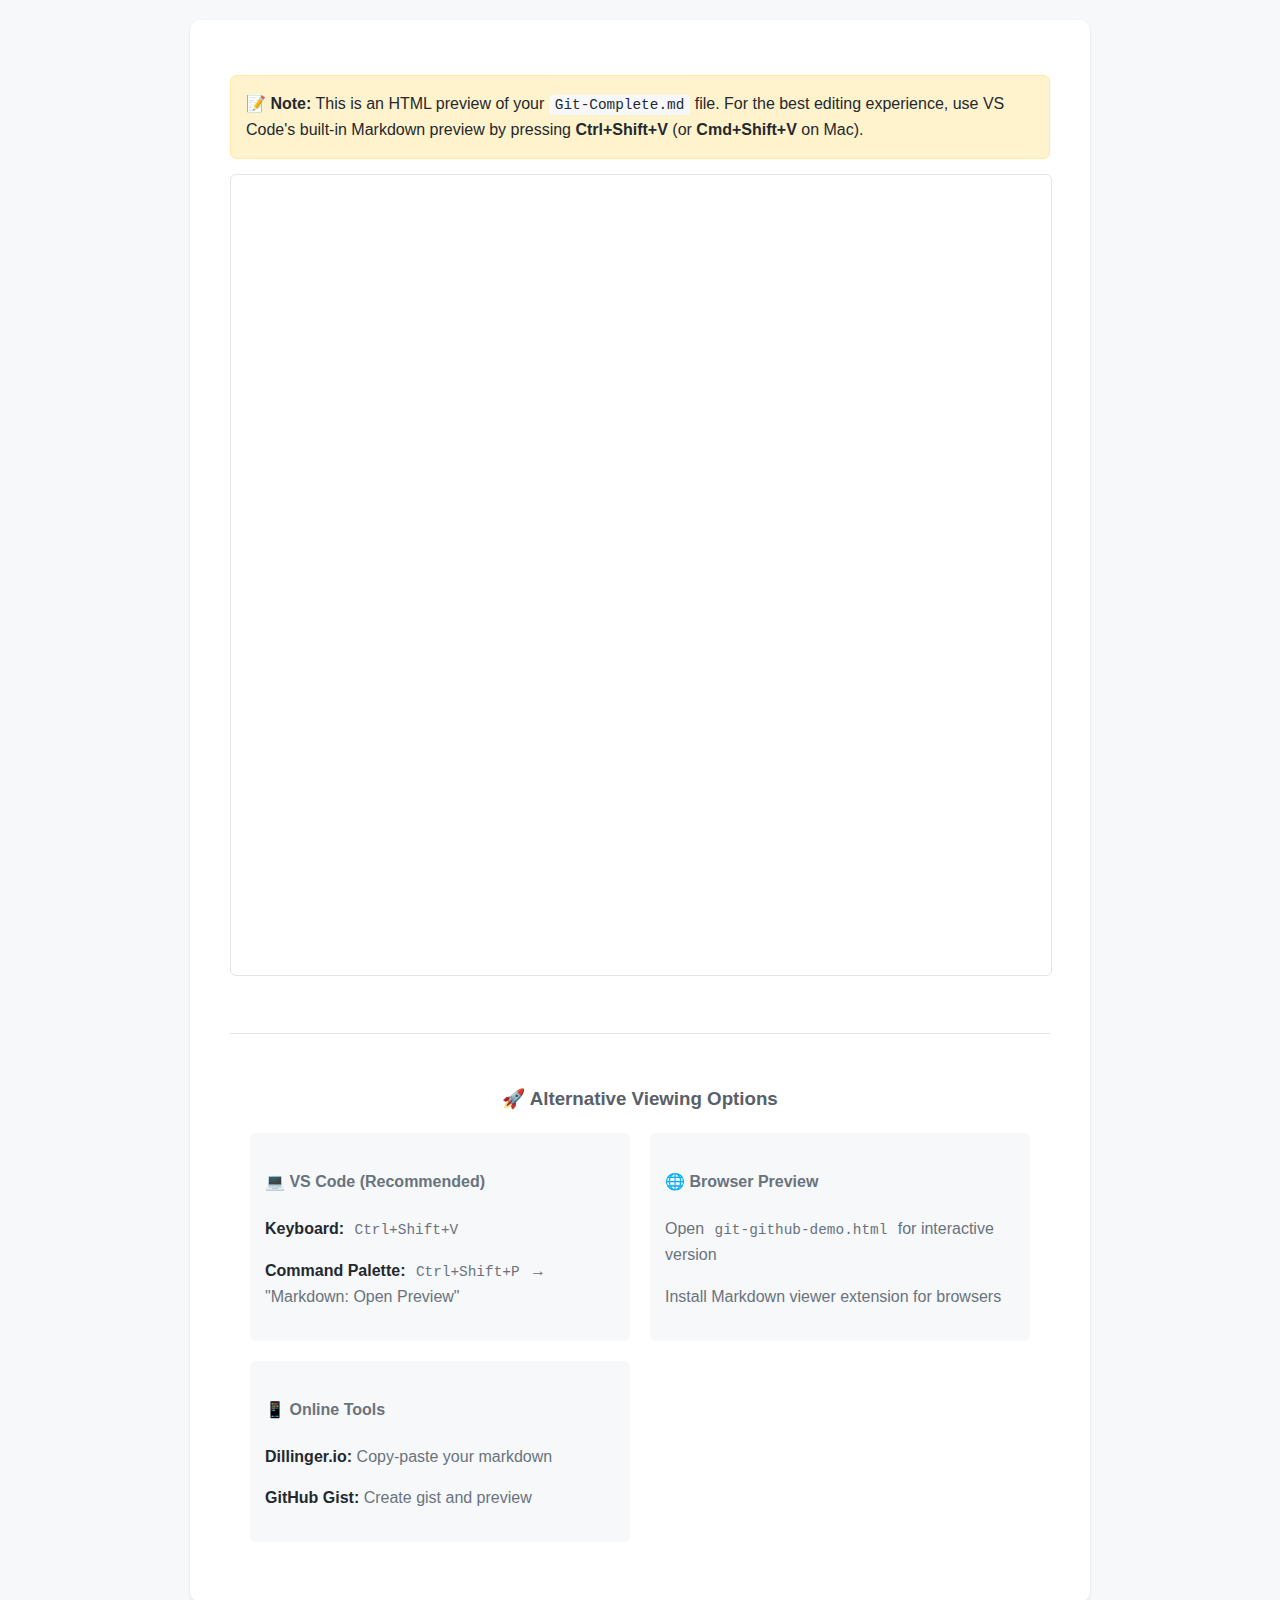
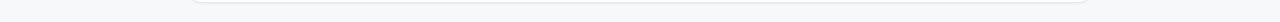
<file: Git/markdown-preview.html>
<!DOCTYPE html>
<html lang="en">
  <head>
    <meta charset="UTF-8" />
    <meta name="viewport" content="width=device-width, initial-scale=1.0" />
    <title>Git & GitHub Complete Guide</title>
    <style>
      body {
        font-family: -apple-system, BlinkMacSystemFont, "Segoe UI", "Roboto",
          sans-serif;
        line-height: 1.6;
        max-width: 900px;
        margin: 0 auto;
        padding: 20px;
        background-color: #f6f8fa;
        color: #24292f;
      }

      .container {
        background: white;
        padding: 40px;
        border-radius: 10px;
        box-shadow: 0 1px 3px rgba(0, 0, 0, 0.1);
      }

      h1 {
        color: #0366d6;
        border-bottom: 3px solid #0366d6;
        padding-bottom: 15px;
        font-size: 2.5em;
      }

      h2 {
        color: #0366d6;
        border-bottom: 2px solid #e1e4e8;
        padding-bottom: 10px;
        margin-top: 40px;
      }

      h3 {
        color: #586069;
        margin-top: 30px;
      }

      code {
        background-color: #f6f8fa;
        padding: 2px 6px;
        border-radius: 3px;
        font-family: "Courier New", monospace;
        font-size: 0.9em;
      }

      pre {
        background-color: #f6f8fa;
        border: 1px solid #e1e4e8;
        border-radius: 6px;
        padding: 20px;
        overflow-x: auto;
        margin: 15px 0;
      }

      pre code {
        background: none;
        padding: 0;
      }

      table {
        border-collapse: collapse;
        width: 100%;
        margin: 20px 0;
      }

      th,
      td {
        border: 1px solid #e1e4e8;
        padding: 12px;
        text-align: left;
      }

      th {
        background-color: #f6f8fa;
        font-weight: 600;
      }

      ul,
      ol {
        padding-left: 25px;
      }

      li {
        margin: 8px 0;
      }

      strong {
        color: #24292f;
      }

      blockquote {
        border-left: 4px solid #dfe2e5;
        margin: 15px 0;
        padding-left: 20px;
        color: #6a737d;
      }

      .toc {
        background-color: #f6f8fa;
        border: 1px solid #e1e4e8;
        border-radius: 6px;
        padding: 20px;
        margin: 20px 0;
      }

      .toc h2 {
        margin-top: 0;
        border-bottom: none;
      }

      .toc ol {
        padding-left: 20px;
      }

      .toc a {
        text-decoration: none;
        color: #0366d6;
      }

      .toc a:hover {
        text-decoration: underline;
      }

      .note {
        background-color: #fff3cd;
        border: 1px solid #ffeaa7;
        border-radius: 6px;
        padding: 15px;
        margin: 15px 0;
      }

      .warning {
        background-color: #f8d7da;
        border: 1px solid #f5c6cb;
        border-radius: 6px;
        padding: 15px;
        margin: 15px 0;
      }

      footer {
        text-align: center;
        margin-top: 50px;
        padding: 20px;
        border-top: 1px solid #e1e4e8;
        color: #6a737d;
      }
    </style>
  </head>
  <body>
    <div class="container">
      <div class="note">
        <strong>📝 Note:</strong> This is an HTML preview of your
        <code>Git-Complete.md</code> file. For the best editing experience, use
        VS Code's built-in Markdown preview by pressing
        <strong>Ctrl+Shift+V</strong> (or <strong>Cmd+Shift+V</strong> on Mac).
      </div>

      <iframe
        src="data:text/html;charset=utf-8,"
        style="
          width: 100%;
          height: 800px;
          border: 1px solid #e1e4e8;
          border-radius: 6px;
        "
        onload="this.contentDocument.write(`
                <!DOCTYPE html>
                <html>
                <head>
                    <meta charset='UTF-8'>
                    <style>
                        body { font-family: -apple-system, BlinkMacSystemFont, 'Segoe UI', sans-serif; padding: 20px; line-height: 1.6; }
                        h1, h2, h3 { color: #0366d6; }
                        code { background: #f6f8fa; padding: 2px 6px; border-radius: 3px; }
                        pre { background: #f6f8fa; padding: 15px; border-radius: 6px; overflow-x: auto; }
                        table { border-collapse: collapse; width: 100%; }
                        th, td { border: 1px solid #e1e4e8; padding: 8px; }
                        th { background: #f6f8fa; }
                    </style>
                </head>
                <body>
                    <p><strong>Loading your Markdown content...</strong></p>
                    <p>To view your complete Git guide, please use one of these methods:</p>
                    <ol>
                        <li><strong>VS Code Preview:</strong> Press <code>Ctrl+Shift+V</code> (Windows/Linux) or <code>Cmd+Shift+V</code> (Mac)</li>
                        <li><strong>Command Palette:</strong> Press <code>Ctrl+Shift+P</code> → type 'Markdown: Open Preview'</li>
                        <li><strong>Right-click:</strong> Right-click on the file tab → 'Open Preview'</li>
                    </ol>
                    <hr>
                    <h2>Quick Preview of Your Content:</h2>
                    <h1>Git & GitHub Complete Guide</h1>
                    <p>Your comprehensive guide includes:</p>
                    <ul>
                        <li>✅ What is Git & GitHub</li>
                        <li>✅ Installation & Setup</li>
                        <li>✅ Essential Commands</li>
                        <li>✅ Branching & Merging</li>
                        <li>✅ Remote Repositories</li>
                        <li>✅ GitHub Features</li>
                        <li>✅ Workflows & Best Practices</li>
                        <li>✅ Troubleshooting</li>
                        <li>✅ Advanced Topics</li>
                    </ul>
                </body>
                </html>
            `); this.contentDocument.close();"
      >
      </iframe>

      <footer>
        <h3>🚀 Alternative Viewing Options</h3>
        <div
          style="
            display: grid;
            grid-template-columns: repeat(auto-fit, minmax(250px, 1fr));
            gap: 20px;
            text-align: left;
          "
        >
          <div style="background: #f6f8fa; padding: 15px; border-radius: 6px">
            <h4>💻 VS Code (Recommended)</h4>
            <p><strong>Keyboard:</strong> <code>Ctrl+Shift+V</code></p>
            <p>
              <strong>Command Palette:</strong> <code>Ctrl+Shift+P</code> →
              "Markdown: Open Preview"
            </p>
          </div>

          <div style="background: #f6f8fa; padding: 15px; border-radius: 6px">
            <h4>🌐 Browser Preview</h4>
            <p>
              Open <code>git-github-demo.html</code> for interactive version
            </p>
            <p>Install Markdown viewer extension for browsers</p>
          </div>

          <div style="background: #f6f8fa; padding: 15px; border-radius: 6px">
            <h4>📱 Online Tools</h4>
            <p><strong>Dillinger.io:</strong> Copy-paste your markdown</p>
            <p><strong>GitHub Gist:</strong> Create gist and preview</p>
          </div>
        </div>
      </footer>
    </div>
  </body>
</html>
</file>
<file: CSS/Box-Model-Complete.css>
/* 
==============================================================================
                        CSS BOX MODEL COMPLETE GUIDE
==============================================================================

The CSS Box Model is the foundation of all layout in CSS. Every HTML element
is treated as a rectangular box with four main components:

1. Content - The actual content (text, images, etc.)
2. Padding - Space inside the element, around the content
3. Border - The border around the padding and content
4. Margin - Space outside the element, around the border

Box Model Visual:
┌──────────────────────────────────────────────┐
│                  Margin                      │
│  ┌────────────────────────────────────────┐  │
│  │               Border                  │  │
│  │  ┌──────────────────────────────────┐ │  │
│  │  │            Padding               │ │  │
│  │  │  ┌────────────────────────────┐  │ │  │
│  │  │  │        Content Area        │  │ │  │
│  │  │  └────────────────────────────┘  │ │  │
│  │  └──────────────────────────────────┘ │  │
│  └────────────────────────────────────────┘  │
└──────────────────────────────────────────────┘

Author: CSS Box Model Guide
Date: July 23, 2025
*/

/* 
==============================================================================
                          BASIC BOX MODEL EXAMPLE
==============================================================================
*/

.basic-box {
  width: 200px;
  height: 100px;
  padding: 20px;
  border: 5px solid #007bff;
  margin: 30px;
  background-color: #e3f2fd;
  text-align: center;
  line-height: 100px; /* Center text vertically */
}

/* 
==============================================================================
                          BOX SIZING EXPLAINED
==============================================================================
*/

/* Content Box (Default) - Padding and border ADD to width */
.content-box {
  width: 200px;
  padding: 20px;
  border: 5px solid #ff9800;
  margin: 15px;
  background-color: #fff3e0;
  box-sizing: content-box;
  /* Total width = 200px + 40px padding + 10px border = 250px */
}

/* Border Box - Padding and border INCLUDED in width */
.border-box {
  width: 200px;
  padding: 20px;
  border: 5px solid #4caf50;
  margin: 15px;
  background-color: #e8f5e8;
  box-sizing: border-box;
  /* Total width = 200px (padding and border included) */
}

/* Universal Border Box (Recommended) */
* {
  box-sizing: border-box;
}

/* 
==============================================================================
                          CENTERING TECHNIQUES
==============================================================================
*/

/* 1. Center Horizontally with Margin Auto */
.center-horizontal {
  width: 300px;
  margin: 0 auto; /* Top/bottom: 0, Left/right: auto */
  padding: 20px;
  background-color: #f3e5f5;
  border: 2px solid #9c27b0;
  text-align: center;
}

/* 2. Center with Fixed Width and Calculations */
.center-calculated {
  width: 400px;
  margin-left: calc(50% - 200px); /* 50% - half width */
  margin-right: calc(50% - 200px);
  padding: 15px;
  background-color: #e0f2f1;
  border: 2px solid #009688;
}

/* 3. Center Block Element with Text */
.center-content {
  width: 350px;
  margin: 20px auto;
  padding: 25px;
  background-color: #fce4ec;
  border: 2px solid #e91e63;
  text-align: center; /* Center text inside */
}

/* 
==============================================================================
                          COMMON UI PATTERNS
==============================================================================
*/

/* Card Component */
.card {
  width: 300px;
  margin: 20px;
  padding: 0; /* No padding on container */
  border: 1px solid #e1e5e9;
  border-radius: 12px;
  background-color: white;
  box-shadow: 0 2px 8px rgba(0, 0, 0, 0.1);
  overflow: hidden; /* Contain child elements */
}

.card-header {
  padding: 20px 20px 0 20px;
  margin: 0;
}

.card-title {
  margin: 0 0 10px 0;
  padding: 0;
  font-size: 1.25rem;
  font-weight: bold;
  color: #333;
}

.card-body {
  padding: 0 20px 20px 20px;
  margin: 0;
}

.card-text {
  margin: 0 0 15px 0;
  padding: 0;
  line-height: 1.6;
  color: #666;
}

.card-footer {
  padding: 15px 20px;
  margin: 0;
  background-color: #f8f9fa;
  border-top: 1px solid #e1e5e9;
}

/* Button Styles */
.btn {
  display: inline-block;
  padding: 12px 24px;
  margin: 8px;
  border: 2px solid #007bff;
  border-radius: 6px;
  background-color: #007bff;
  color: white;
  text-decoration: none;
  cursor: pointer;
  font-size: 14px;
  font-weight: 500;
  transition: all 0.3s ease;
}

.btn:hover {
  background-color: white;
  color: #007bff;
}

.btn-secondary {
  background-color: #6c757d;
  border-color: #6c757d;
}

.btn-secondary:hover {
  background-color: white;
  color: #6c757d;
}

.btn-success {
  background-color: #28a745;
  border-color: #28a745;
}

.btn-success:hover {
  background-color: white;
  color: #28a745;
}

/* Navigation Bar */
.navbar {
  margin: 0;
  padding: 0;
  background-color: #343a40;
  overflow: hidden;
  border-radius: 8px;
}

.navbar a {
  display: block;
  float: left;
  color: white;
  text-align: center;
  padding: 16px 24px;
  text-decoration: none;
  border-right: 1px solid #495057;
  transition: background-color 0.3s ease;
}

.navbar a:hover {
  background-color: #495057;
}

.navbar a.active {
  background-color: #007bff;
}

/* Clear floats after navbar */
.navbar::after {
  content: "";
  display: table;
  clear: both;
}

/* 
==============================================================================
                          CONTAINER AND LAYOUT
==============================================================================
*/

/* Main Container */
.container {
  max-width: 1200px;
  margin: 0 auto;
  padding: 0 20px;
}

/* Section Spacing */
.section {
  margin: 40px 0;
  padding: 32px;
  background-color: #f8f9fa;
  border-radius: 8px;
  border: 1px solid #dee2e6;
}

.section-title {
  margin: 0 0 20px 0;
  padding: 0 0 10px 0;
  border-bottom: 2px solid #007bff;
  color: #007bff;
  font-size: 1.5rem;
}

/* Grid Layout using Box Model */
.grid-container {
  margin: 20px 0;
  padding: 20px;
  background-color: #f8f9fa;
  border-radius: 8px;
}

.grid-item {
  width: calc(33.333% - 20px);
  margin: 10px;
  padding: 20px;
  background-color: white;
  border: 1px solid #dee2e6;
  border-radius: 6px;
  float: left;
  box-sizing: border-box;
}

.grid-container::after {
  content: "";
  display: table;
  clear: both;
}

/* 
==============================================================================
                          FORM ELEMENTS
==============================================================================
*/

.form-group {
  margin-bottom: 20px;
}

.form-label {
  display: block;
  margin-bottom: 8px;
  padding: 0;
  font-weight: bold;
  color: #495057;
}

.form-input {
  width: 100%;
  padding: 12px 16px;
  margin: 0;
  border: 2px solid #ced4da;
  border-radius: 6px;
  background-color: white;
  font-size: 16px;
  box-sizing: border-box;
  transition: border-color 0.3s ease;
}

.form-input:focus {
  border-color: #007bff;
  outline: none;
  box-shadow: 0 0 0 3px rgba(0, 123, 255, 0.1);
}

.form-textarea {
  width: 100%;
  padding: 12px 16px;
  margin: 0;
  border: 2px solid #ced4da;
  border-radius: 6px;
  background-color: white;
  font-size: 16px;
  box-sizing: border-box;
  resize: vertical;
  min-height: 120px;
}

/* 
==============================================================================
                          RESPONSIVE BOX MODEL
==============================================================================
*/

.responsive-box {
  width: 100%;
  max-width: 600px;
  margin: 0 auto;
  padding: 20px;
  border: 1px solid #dee2e6;
  border-radius: 8px;
  background-color: white;
  box-sizing: border-box;
}

/* Mobile Adjustments */
@media (max-width: 768px) {
  .responsive-box {
    margin: 10px;
    padding: 15px;
    width: calc(100% - 20px);
  }

  .grid-item {
    width: calc(50% - 20px);
  }

  .container {
    padding: 0 15px;
  }

  .section {
    margin: 20px 0;
    padding: 20px;
  }
}

@media (max-width: 480px) {
  .grid-item {
    width: calc(100% - 20px);
  }

  .card {
    width: calc(100% - 20px);
    margin: 10px;
  }

  .btn {
    display: block;
    width: 100%;
    margin: 8px 0;
  }
}

/* 
==============================================================================
                          MODAL AND OVERLAY
==============================================================================
*/

.modal-overlay {
  position: fixed;
  top: 0;
  left: 0;
  width: 100%;
  height: 100%;
  background-color: rgba(0, 0, 0, 0.5);
  display: flex;
  justify-content: center;
  align-items: center;
  z-index: 1000;
}

.modal {
  width: 90%;
  max-width: 500px;
  margin: auto;
  padding: 30px;
  background-color: white;
  border-radius: 12px;
  box-shadow: 0 10px 40px rgba(0, 0, 0, 0.3);
  box-sizing: border-box;
}

.modal-header {
  margin: 0 0 20px 0;
  padding: 0 0 15px 0;
  border-bottom: 1px solid #dee2e6;
}

.modal-title {
  margin: 0;
  padding: 0;
  font-size: 1.25rem;
  font-weight: bold;
}

.modal-body {
  margin: 0 0 20px 0;
  padding: 0;
  line-height: 1.6;
}

.modal-footer {
  margin: 0;
  padding: 15px 0 0 0;
  border-top: 1px solid #dee2e6;
  text-align: right;
}

/* 
==============================================================================
                          DEBUGGING HELPERS
==============================================================================
*/

/* Temporary debug class to visualize box model */
.debug {
  border: 2px solid red !important;
  background-color: rgba(255, 0, 0, 0.1) !important;
}

.debug-margin {
  background-color: rgba(255, 165, 0, 0.3) !important;
}

.debug-padding {
  background-color: rgba(0, 255, 0, 0.3) !important;
}

.debug-content {
  background-color: rgba(0, 0, 255, 0.3) !important;
}

/* 
==============================================================================
                          SPACING UTILITIES
==============================================================================
*/

/* Margin utilities */
.m-0 {
  margin: 0;
}
.m-1 {
  margin: 8px;
}
.m-2 {
  margin: 16px;
}
.m-3 {
  margin: 24px;
}
.m-4 {
  margin: 32px;
}

.mt-0 {
  margin-top: 0;
}
.mt-1 {
  margin-top: 8px;
}
.mt-2 {
  margin-top: 16px;
}
.mt-3 {
  margin-top: 24px;
}
.mt-4 {
  margin-top: 32px;
}

.mb-0 {
  margin-bottom: 0;
}
.mb-1 {
  margin-bottom: 8px;
}
.mb-2 {
  margin-bottom: 16px;
}
.mb-3 {
  margin-bottom: 24px;
}
.mb-4 {
  margin-bottom: 32px;
}

.mx-auto {
  margin-left: auto;
  margin-right: auto;
}

/* Padding utilities */
.p-0 {
  padding: 0;
}
.p-1 {
  padding: 8px;
}
.p-2 {
  padding: 16px;
}
.p-3 {
  padding: 24px;
}
.p-4 {
  padding: 32px;
}

.pt-0 {
  padding-top: 0;
}
.pt-1 {
  padding-top: 8px;
}
.pt-2 {
  padding-top: 16px;
}
.pt-3 {
  padding-top: 24px;
}
.pt-4 {
  padding-top: 32px;
}

.pb-0 {
  padding-bottom: 0;
}
.pb-1 {
  padding-bottom: 8px;
}
.pb-2 {
  padding-bottom: 16px;
}
.pb-3 {
  padding-bottom: 24px;
}
.pb-4 {
  padding-bottom: 32px;
}

/* 
==============================================================================
                          PRACTICAL EXAMPLES
==============================================================================
*/

/* Hero Section */
.hero {
  padding: 80px 0;
  margin: 0;
  background: linear-gradient(135deg, #667eea 0%, #764ba2 100%);
  color: white;
  text-align: center;
}

.hero-content {
  max-width: 800px;
  margin: 0 auto;
  padding: 0 20px;
}

.hero-title {
  margin: 0 0 20px 0;
  padding: 0;
  font-size: 3rem;
  font-weight: bold;
}

.hero-subtitle {
  margin: 0 0 30px 0;
  padding: 0;
  font-size: 1.25rem;
  opacity: 0.9;
}

/* Feature Cards */
.features {
  padding: 60px 0;
  margin: 0;
  background-color: #f8f9fa;
}

.features-container {
  max-width: 1200px;
  margin: 0 auto;
  padding: 0 20px;
}

.feature-card {
  width: calc(33.333% - 30px);
  margin: 15px;
  padding: 30px 20px;
  background-color: white;
  border-radius: 10px;
  box-shadow: 0 5px 15px rgba(0, 0, 0, 0.1);
  float: left;
  text-align: center;
  box-sizing: border-box;
}

.feature-icon {
  width: 60px;
  height: 60px;
  margin: 0 auto 20px auto;
  padding: 15px;
  background-color: #007bff;
  color: white;
  border-radius: 50%;
  display: flex;
  align-items: center;
  justify-content: center;
  font-size: 24px;
}

.feature-title {
  margin: 0 0 15px 0;
  padding: 0;
  font-size: 1.25rem;
  font-weight: bold;
  color: #333;
}

.feature-text {
  margin: 0;
  padding: 0;
  line-height: 1.6;
  color: #666;
}

.features-container::after {
  content: "";
  display: table;
  clear: both;
}

/* Pricing Card */
.pricing-card {
  width: 300px;
  margin: 20px auto;
  padding: 0;
  background-color: white;
  border: 2px solid #dee2e6;
  border-radius: 12px;
  overflow: hidden;
  box-shadow: 0 5px 15px rgba(0, 0, 0, 0.1);
}

.pricing-header {
  padding: 30px 20px;
  margin: 0;
  background-color: #007bff;
  color: white;
  text-align: center;
}

.pricing-title {
  margin: 0 0 10px 0;
  padding: 0;
  font-size: 1.5rem;
  font-weight: bold;
}

.pricing-price {
  margin: 0;
  padding: 0;
  font-size: 3rem;
  font-weight: bold;
}

.pricing-period {
  margin: 0;
  padding: 0;
  font-size: 1rem;
  opacity: 0.8;
}

.pricing-body {
  padding: 30px 20px;
  margin: 0;
}

.pricing-features {
  margin: 0 0 30px 0;
  padding: 0;
  list-style: none;
}

.pricing-features li {
  margin: 0 0 10px 0;
  padding: 8px 0;
  border-bottom: 1px solid #f1f3f4;
}

.pricing-button {
  width: 100%;
  margin: 0;
  padding: 15px;
  background-color: #007bff;
  color: white;
  border: none;
  border-radius: 6px;
  font-size: 16px;
  font-weight: bold;
  cursor: pointer;
  transition: background-color 0.3s ease;
}

.pricing-button:hover {
  background-color: #0056b3;
}

/* 
==============================================================================
                          SUMMARY
==============================================================================

The CSS Box Model is fundamental to understanding layout in CSS:

1. CONTENT: The actual content (text, images)
2. PADDING: Space inside the element, around content
3. BORDER: The border around the padding and content
4. MARGIN: Space outside the element

Key Principles:
- Use box-sizing: border-box for predictable sizing
- margin: 0 auto centers block elements horizontally
- Consistent spacing creates better visual hierarchy
- Understanding box model prevents layout surprises

Common Patterns:
- Cards: padding for internal spacing, margin for external
- Buttons: padding for click area, margin for spacing
- Forms: margin-bottom for field spacing
- Containers: max-width + margin auto for centering
- Responsive: adjust padding/margin at breakpoints

Box Model Debugging:
- Use browser DevTools to visualize
- Add temporary borders to see dimensions
- Check for collapsed margins
- Verify box-sizing behavior
*/
</file>
<file: CSS/Displays.css>
/* 
==============================================================================
                        CSS DISPLAY PROPERTIES GUIDE
==============================================================================

This file covers all CSS display types with their rules, behaviors, and use cases.
Understanding display properties is fundamental to CSS layout and positioning.

Author: CSS Learning Guide
Date: July 22, 2025
*/

/* 
==============================================================================
                           TABLE OF CONTENTS
==============================================================================

1. Display: Block
2. Display: Inline
3. Display: Inline-Block
4. Display: None vs Visibility: Hidden
5. Display: Flex (Flexbox)
6. Display: Grid
7. Display: Table Family
8. Display: List-Item
9. Display: Run-In (Legacy)
10. Display: Contents
11. Display: Flow-Root
12. Multi-Value Display Syntax
13. Practical Examples & Use Cases
14. Best Practices & Common Patterns

*/

/* 
==============================================================================
                            1. DISPLAY: BLOCK
==============================================================================

DEFINITION: Block-level elements take up the full width available and 
start on a new line, stacking vertically.

CHARACTERISTICS:
- Takes full width of container (100% by default)
- Always starts on a new line
- Can have width, height, padding, margin on all sides
- Can contain other block and inline elements
- Respects vertical margins (margin collapsing applies)
*/

.display-block-demo {
  display: block;

  /* Block elements can have dimensions */
  width: 300px;
  height: 100px;

  /* Full control over spacing */
  padding: 20px;
  margin: 15px 0;

  /* Visual styling for demonstration */
  background-color: #e3f2fd;
  border: 2px solid #1976d2;
  border-radius: 8px;
}

/* 
COMMON BLOCK ELEMENTS BY DEFAULT:
- <div>, <p>, <h1>-<h6>
- <header>, <footer>, <main>, <section>, <article>
- <ul>, <ol>, <li>
- <blockquote>, <pre>
- <form>, <fieldset>

USE CASES:
✓ Layout containers and sections
✓ Content blocks (paragraphs, headings)
✓ Navigation areas
✓ Forms and form sections
✓ Any element that needs full width control
*/

/* Example: Converting inline element to block */
.inline-to-block {
  display: block;
  width: 200px;
  text-align: center;
  padding: 10px;
  margin: 10px 0;
  background-color: #f3e5f5;
  border: 1px solid #9c27b0;
}

/* 
==============================================================================
                            2. DISPLAY: INLINE
==============================================================================

DEFINITION: Inline elements flow within text content, taking only 
the width they need and don't break to new lines.

CHARACTERISTICS:
- Only takes width needed for content
- Flows horizontally with text
- Cannot have width or height set
- Vertical padding/margin may overlap other elements
- Horizontal padding/margin works normally
- Cannot contain block-level elements
*/

.display-inline-demo {
  display: inline;

  /* These properties have NO EFFECT on inline elements */
  /* width: 200px;     ❌ Ignored */
  /* height: 100px;    ❌ Ignored */

  /* These work normally */
  padding: 5px 10px; /* ✓ Horizontal works, vertical may overlap */
  margin: 0 15px; /* ✓ Horizontal works, vertical ignored */

  /* Visual styling */
  background-color: #fff3e0;
  border: 1px solid #f57c00;
  border-radius: 4px;
}

/* 
COMMON INLINE ELEMENTS BY DEFAULT:
- <span>, <a>, <strong>, <em>
- <img>, <input>, <button>
- <code>, <kbd>, <var>
- <small>, <sub>, <sup>

USE CASES:
✓ Text formatting and emphasis
✓ Links within paragraphs
✓ Small UI elements (badges, tags)
✓ Inline icons and images
✓ Form controls within text
*/

/* Example: Inline navigation links */
.inline-nav a {
  display: inline;
  padding: 5px 15px;
  margin: 0 5px;
  text-decoration: none;
  color: #1976d2;
  border-radius: 15px;
  background-color: #e3f2fd;
  transition: all 0.3s ease;
}

.inline-nav a:hover {
  background-color: #bbdefb;
  color: #0d47a1;
}

/* 
==============================================================================
                         3. DISPLAY: INLINE-BLOCK
==============================================================================

DEFINITION: Combines characteristics of both inline and block elements.
Flows inline but accepts block-level properties.

CHARACTERISTICS:
- Flows horizontally like inline elements
- Can have width, height, and full margin/padding control
- Respects vertical alignment properties
- Creates inline formatting context
- Small gap appears between elements (whitespace)
*/

.display-inline-block-demo {
  display: inline-block;

  /* Block-like properties work */
  width: 150px;
  height: 80px;

  /* Full spacing control */
  padding: 15px;
  margin: 10px;

  /* Alignment control */
  vertical-align: top;
  text-align: center;

  /* Visual styling */
  background-color: #e8f5e8;
  border: 2px solid #4caf50;
  border-radius: 8px;
}

/* 
SOLVING THE WHITESPACE GAP ISSUE:
Method 1: Remove whitespace in HTML
Method 2: Set font-size: 0 on parent, reset on children
Method 3: Use float or flexbox instead
*/

.inline-block-container {
  font-size: 0; /* Removes whitespace gaps */
}

.inline-block-container .item {
  display: inline-block;
  font-size: 16px; /* Restore font size */
  width: 30%;
  margin: 1%;
  padding: 20px;
  background-color: #f5f5f5;
  border: 1px solid #ccc;
  vertical-align: top;
}

/* 
USE CASES:
✓ Card layouts with equal heights
✓ Button groups
✓ Image galleries with captions
✓ Navigation menus with exact sizing
✓ Form elements that need specific dimensions
✓ Creating grid-like layouts (before CSS Grid)
*/

/* Example: Card layout */
.card {
  display: inline-block;
  width: 250px;
  margin: 15px;
  padding: 20px;
  vertical-align: top;
  background: white;
  border-radius: 10px;
  box-shadow: 0 4px 6px rgba(0, 0, 0, 0.1);
  transition: transform 0.3s ease;
}

.card:hover {
  transform: translateY(-5px);
  box-shadow: 0 8px 15px rgba(0, 0, 0, 0.2);
}

/* 
==============================================================================
                    4. DISPLAY: NONE vs VISIBILITY: HIDDEN
==============================================================================

DISPLAY: NONE
- Completely removes element from document flow
- No space is reserved for the element
- Element is not accessible to screen readers
- Cannot be interacted with
*/

.display-none {
  display: none;
  /* Element completely disappears */
}

/* 
VISIBILITY: HIDDEN
- Element is invisible but still takes up space
- Space is reserved in the layout
- Element can still be accessed programmatically
- Child elements can override with visibility: visible
*/

.visibility-hidden {
  visibility: hidden;
  /* Element is invisible but space remains */
}

.visibility-hidden .visible-child {
  visibility: visible; /* Child can be visible even if parent is hidden */
}

/* 
OPACITY: 0 (Alternative)
- Element is transparent but still takes up space
- Can still be interacted with (clickable)
- Smooth transitions possible
*/

.opacity-hidden {
  opacity: 0;
  /* Element is transparent but interactive */
  transition: opacity 0.3s ease;
}

.opacity-hidden:hover {
  opacity: 1;
}

/* 
USE CASES:

DISPLAY: NONE
✓ Responsive design (hide elements on mobile)
✓ Modal dialogs and overlays
✓ Content that should not exist in certain states
✓ JavaScript show/hide functionality

VISIBILITY: HIDDEN
✓ Placeholder spaces while loading
✓ Maintaining layout while hiding content
✓ Print stylesheets (hide but keep layout)
✓ Animation staging areas

OPACITY: 0
✓ Fade in/out animations
✓ Hover effects
✓ Loading states with transitions
*/

/* 
==============================================================================
                           5. DISPLAY: FLEX
==============================================================================

DEFINITION: Creates a flexible box layout where children become flex items
that can grow, shrink, and align along main and cross axes.

CHARACTERISTICS:
- Creates flex formatting context
- Children become flex items automatically
- One-dimensional layout (row or column)
- Powerful alignment and distribution options
- Items can grow/shrink to fill space
*/

.display-flex-demo {
  display: flex;

  /* Flex container properties */
  flex-direction: row; /* row | column | row-reverse | column-reverse */
  flex-wrap: nowrap; /* nowrap | wrap | wrap-reverse */
  justify-content: space-between; /* main axis alignment */
  align-items: center; /* cross axis alignment */
  gap: 20px; /* Modern gap property */

  /* Container styling */
  padding: 20px;
  background-color: #fce4ec;
  border: 2px solid #e91e63;
  border-radius: 10px;
  min-height: 120px;
}

/* Flex item properties */
.flex-item {
  /* Flex item can grow, shrink, and have base size */
  flex: 1; /* flex-grow: 1, flex-shrink: 1, flex-basis: 0% */
  /* OR specify individually: */
  /* flex-grow: 1;           /* Can grow to fill space */
  /* flex-shrink: 1;         /* Can shrink when needed */
  /* flex-basis: auto;       /* Initial size before growing/shrinking */

  /* Item-specific alignment */
  align-self: auto; /* Override container's align-items */

  /* Visual styling */
  padding: 15px;
  background-color: white;
  border: 1px solid #e91e63;
  border-radius: 5px;
  text-align: center;
}

/* 
COMMON FLEXBOX PATTERNS:
*/

/* Equal width columns */
.flex-equal-columns {
  display: flex;
  gap: 20px;
}

.flex-equal-columns .column {
  flex: 1; /* Each column takes equal space */
  padding: 15px;
  background-color: #f0f0f0;
}

/* Centered content */
.flex-center {
  display: flex;
  justify-content: center;
  align-items: center;
  min-height: 200px;
  background-color: #e8eaf6;
}

/* Header with logo and navigation */
.flex-header {
  display: flex;
  justify-content: space-between;
  align-items: center;
  padding: 15px 30px;
  background-color: #1976d2;
  color: white;
}

.flex-header .logo {
  font-size: 1.5rem;
  font-weight: bold;
}

.flex-header nav {
  display: flex;
  gap: 30px;
}

/* 
USE CASES:
✓ Navigation bars and headers
✓ Card layouts with equal heights
✓ Centering content vertically and horizontally
✓ Sidebar layouts
✓ Form layouts
✓ Mobile-first responsive designs
✓ Component layouts within containers
*/

/* 
==============================================================================
                           6. DISPLAY: GRID
==============================================================================

DEFINITION: Creates a two-dimensional grid layout with rows and columns,
providing precise control over item placement and sizing.

CHARACTERISTICS:
- Two-dimensional layout (rows AND columns)
- Explicit track sizing and positioning
- Powerful alignment options
- Grid items can span multiple tracks
- Implicit grid creation for overflow items
*/

.display-grid-demo {
  display: grid;

  /* Define grid structure */
  grid-template-columns: 200px 1fr 100px; /* 3 columns with different sizes */
  grid-template-rows: 80px 1fr 60px; /* 3 rows */
  grid-gap: 15px; /* Gap between grid items */
  /* Modern syntax: gap: 15px; */

  /* Grid container sizing */
  height: 400px;
  padding: 20px;

  /* Visual styling */
  background-color: #f3e5f5;
  border: 2px solid #9c27b0;
  border-radius: 10px;
}

/* Grid item positioning */
.grid-item {
  padding: 15px;
  background-color: white;
  border: 1px solid #9c27b0;
  border-radius: 5px;

  /* Item can span multiple tracks */
  /* grid-column: 1 / 3;     Span from line 1 to line 3 */
  /* grid-row: 2 / 4;        Span from line 2 to line 4 */
}

/* Specific grid positioning */
.grid-header {
  grid-column: 1 / -1; /* Span all columns */
  grid-row: 1; /* First row */
  background-color: #9c27b0;
  color: white;
  text-align: center;
}

.grid-sidebar {
  grid-column: 1; /* First column */
  grid-row: 2; /* Second row */
  background-color: #e1bee7;
}

.grid-main {
  grid-column: 2; /* Second column */
  grid-row: 2; /* Second row */
  background-color: #f3e5f5;
}

.grid-aside {
  grid-column: 3; /* Third column */
  grid-row: 2; /* Second row */
  background-color: #e8eaf6;
}

.grid-footer {
  grid-column: 1 / -1; /* Span all columns */
  grid-row: 3; /* Third row */
  background-color: #9c27b0;
  color: white;
  text-align: center;
}

/* 
RESPONSIVE GRID PATTERNS:
*/

/* Auto-fit columns */
.grid-responsive {
  display: grid;
  grid-template-columns: repeat(auto-fit, minmax(250px, 1fr));
  gap: 20px;
  padding: 20px;
}

/* Named grid lines and areas */
.grid-layout {
  display: grid;
  grid-template-areas:
    "header header header"
    "sidebar main aside"
    "footer footer footer";
  grid-template-columns: 200px 1fr 150px;
  grid-template-rows: 80px 1fr 60px;
  gap: 15px;
  height: 100vh;
}

.area-header {
  grid-area: header;
}
.area-sidebar {
  grid-area: sidebar;
}
.area-main {
  grid-area: main;
}
.area-aside {
  grid-area: aside;
}
.area-footer {
  grid-area: footer;
}

/* 
USE CASES:
✓ Page layouts (header, sidebar, main, footer)
✓ Card grids with complex arrangements
✓ Magazine-style layouts
✓ Dashboard layouts
✓ Image galleries with varied sizes
✓ Form layouts with complex structures
✓ Any two-dimensional layout requirement
*/

/* 
==============================================================================
                        7. DISPLAY: TABLE FAMILY
==============================================================================

DEFINITION: Recreates HTML table behavior using CSS, allowing 
non-table elements to behave like table structures.

VALUES:
- table: Acts like <table>
- table-row: Acts like <tr>
- table-cell: Acts like <td>
- table-header-group: Acts like <thead>
- table-footer-group: Acts like <tfoot>
- table-row-group: Acts like <tbody>
- table-column: Acts like <col>
- table-column-group: Acts like <colgroup>
- table-caption: Acts like <caption>
*/

.display-table {
  display: table;
  width: 100%;
  border-collapse: separate;
  border-spacing: 10px;
  background-color: #e0f2f1;
  padding: 15px;
  border-radius: 10px;
}

.table-row {
  display: table-row;
}

.table-cell {
  display: table-cell;
  padding: 15px;
  background-color: white;
  border: 1px solid #4caf50;
  border-radius: 5px;
  vertical-align: middle; /* Table cells support vertical alignment */
  text-align: center;
}

/* Equal height columns using table-cell */
.equal-height-container {
  display: table;
  width: 100%;
  table-layout: fixed; /* Equal width columns */
}

.equal-height-column {
  display: table-cell;
  width: 33.33%;
  padding: 20px;
  vertical-align: top;
  background-color: #f5f5f5;
  border: 1px solid #ddd;
}

/* 
USE CASES:
✓ Equal height columns (before flexbox/grid)
✓ Vertical centering (before flexbox)
✓ Table-like layouts without HTML tables
✓ Legacy browser support for complex layouts
✓ When you need table-specific features like border-collapse

NOTE: Mostly replaced by Flexbox and Grid in modern development
*/

/* 
==============================================================================
                         8. DISPLAY: LIST-ITEM
==============================================================================

DEFINITION: Makes an element behave like a list item, typically
showing a marker (bullet, number) and allowing list-specific styling.
*/

.display-list-item {
  display: list-item;
  list-style-type: disc; /* bullet, circle, square, decimal, etc. */
  list-style-position: outside; /* outside | inside */
  margin-left: 30px; /* Space for marker */
  padding: 5px 0;
  border-bottom: 1px solid #eee;
}

/* Custom list styling */
.custom-list-item {
  display: list-item;
  list-style-type: none; /* Remove default marker */
  position: relative;
  padding-left: 30px;
  margin: 10px 0;
}

.custom-list-item::before {
  content: "✓";
  position: absolute;
  left: 0;
  color: #4caf50;
  font-weight: bold;
}

/* 
USE CASES:
✓ Converting non-list elements to list items
✓ Custom list implementations
✓ Step-by-step instructions
✓ Checklist interfaces
✓ Navigation with bullet points
*/

/* 
==============================================================================
                         9. DISPLAY: RUN-IN (Legacy)
==============================================================================

DEFINITION: Intended to make an element run into the next block element.
Limited browser support and largely obsolete.

NOTE: Not widely supported and removed from many modern browsers.
Use flexbox or grid for similar layouts instead.
*/

.display-run-in {
  display: run-in;
  /* Limited support - avoid in production */
  font-weight: bold;
  color: #666;
}

/* 
==============================================================================
                         10. DISPLAY: CONTENTS
==============================================================================

DEFINITION: Makes the element's box disappear, but its children
remain in the normal document flow.
*/

.display-contents {
  display: contents;
  /* The container disappears, children act as if they're direct children of the parent */
}

/* Practical example: Semantic HTML with flexbox */
.flex-container {
  display: flex;
  justify-content: space-between;
  gap: 20px;
  padding: 20px;
  background-color: #e3f2fd;
}

.semantic-wrapper {
  display: contents; /* This wrapper disappears from layout */
}

.flex-container .item {
  flex: 1;
  padding: 15px;
  background-color: white;
  border: 1px solid #1976d2;
  border-radius: 5px;
}

/* 
USE CASES:
✓ Semantic HTML without layout impact
✓ Removing wrapper elements from flex/grid layouts
✓ Component architecture where containers shouldn't affect layout
✓ Progressive enhancement scenarios
*/

/* 
==============================================================================
                        11. DISPLAY: FLOW-ROOT
==============================================================================

DEFINITION: Creates a new block formatting context, containing floats
and preventing margin collapse.
*/

.display-flow-root {
  display: flow-root;
  /* Creates new formatting context */
  background-color: #f5f5f5;
  border: 2px solid #666;
  padding: 20px;
}

/* Contains floated children */
.flow-root-container {
  display: flow-root; /* Modern clearfix alternative */
  border: 2px solid #333;
  padding: 15px;
}

.floated-item {
  float: left;
  width: 200px;
  height: 100px;
  margin: 10px;
  background-color: #ffeb3b;
  border: 1px solid #f57f17;
}

/* 
USE CASES:
✓ Modern clearfix (contains floated children)
✓ Preventing margin collapse
✓ Creating isolated formatting contexts
✓ Better alternative to overflow: hidden for containing floats
*/

/* 
==============================================================================
                    12. MULTI-VALUE DISPLAY SYNTAX
==============================================================================

DEFINITION: CSS3 introduces two-value display syntax that explicitly
defines outer and inner display types.

SYNTAX: display: <outer> <inner>
- outer: block | inline | run-in
- inner: flow | flow-root | table | flex | grid | ruby
*/

.multi-value-examples {
  /* Traditional single values still work */
  display: block; /* Same as: block flow */
  display: flex; /* Same as: block flex */
  display: inline-flex; /* Same as: inline flex */
  display: grid; /* Same as: block grid */
  display: inline-grid; /* Same as: inline grid */

  /* Explicit multi-value syntax (newer browsers) */
  /* display: block flex;     /* Block-level flex container */
  /* display: inline flex;    /* Inline-level flex container */
  /* display: block grid;     /* Block-level grid container */
  /* display: inline grid;    /* Inline-level grid container */
}

/* 
==============================================================================
                    13. PRACTICAL EXAMPLES & USE CASES
==============================================================================
*/

/* 
RESPONSIVE NAVIGATION MENU
Combines multiple display types for different screen sizes
*/

.responsive-nav {
  display: flex;
  justify-content: space-between;
  align-items: center;
  padding: 15px 30px;
  background-color: #2c3e50;
  color: white;
}

.nav-brand {
  display: block;
  font-size: 1.5rem;
  font-weight: bold;
  text-decoration: none;
  color: white;
}

.nav-menu {
  display: flex;
  list-style: none;
  margin: 0;
  padding: 0;
  gap: 30px;
}

.nav-item {
  display: list-item;
  list-style: none;
}

.nav-link {
  display: inline-block;
  padding: 8px 16px;
  color: white;
  text-decoration: none;
  border-radius: 4px;
  transition: background-color 0.3s ease;
}

.nav-link:hover {
  background-color: rgba(255, 255, 255, 0.1);
}

/* Mobile responsive - hide menu by default */
@media (max-width: 768px) {
  .nav-menu {
    display: none; /* Hide on mobile */
    position: absolute;
    top: 100%;
    left: 0;
    width: 100%;
    background-color: #2c3e50;
    flex-direction: column;
    padding: 20px;
    box-shadow: 0 2px 5px rgba(0, 0, 0, 0.1);
  }

  .nav-menu.active {
    display: flex; /* Show when active */
  }
}

/* 
CARD LAYOUT COMPARISON
Different approaches to card layouts
*/

/* Using Flexbox */
.cards-flex {
  display: flex;
  flex-wrap: wrap;
  gap: 20px;
  padding: 20px;
}

.card-flex {
  flex: 1 1 300px; /* Flexible sizing with minimum width */
  display: flex;
  flex-direction: column;
  padding: 20px;
  background-color: white;
  border-radius: 10px;
  box-shadow: 0 4px 6px rgba(0, 0, 0, 0.1);
}

/* Using CSS Grid */
.cards-grid {
  display: grid;
  grid-template-columns: repeat(auto-fit, minmax(300px, 1fr));
  gap: 20px;
  padding: 20px;
}

.card-grid {
  display: flex; /* Card content uses flexbox internally */
  flex-direction: column;
  padding: 20px;
  background-color: white;
  border-radius: 10px;
  box-shadow: 0 4px 6px rgba(0, 0, 0, 0.1);
}

/* Using Inline-Block (Legacy approach) */
.cards-inline-block {
  font-size: 0; /* Remove whitespace gaps */
  padding: 20px;
}

.card-inline-block {
  display: inline-block;
  width: calc(33.333% - 20px);
  margin: 10px;
  padding: 20px;
  font-size: 16px; /* Restore font size */
  vertical-align: top;
  background-color: white;
  border-radius: 10px;
  box-shadow: 0 4px 6px rgba(0, 0, 0, 0.1);
}

/* 
FORM LAYOUT PATTERNS
Different display approaches for forms
*/

/* Flexbox form */
.form-flex {
  display: flex;
  flex-direction: column;
  gap: 20px;
  max-width: 500px;
  padding: 30px;
  background-color: #f8f9fa;
  border-radius: 10px;
}

.form-group-flex {
  display: flex;
  flex-direction: column;
  gap: 5px;
}

.form-group-flex label {
  display: block;
  font-weight: bold;
  color: #333;
}

.form-group-flex input,
.form-group-flex textarea {
  display: block;
  padding: 12px;
  border: 2px solid #ddd;
  border-radius: 5px;
  font-size: 16px;
  transition: border-color 0.3s ease;
}

.form-group-flex input:focus,
.form-group-flex textarea:focus {
  outline: none;
  border-color: #007bff;
}

/* Grid form */
.form-grid {
  display: grid;
  grid-template-columns: 1fr 1fr;
  gap: 20px;
  max-width: 600px;
  padding: 30px;
  background-color: #f8f9fa;
  border-radius: 10px;
}

.form-group-grid {
  display: flex;
  flex-direction: column;
  gap: 5px;
}

.form-group-grid.full-width {
  grid-column: 1 / -1; /* Span full width */
}

/* 
==============================================================================
                    14. BEST PRACTICES & COMMON PATTERNS
==============================================================================
*/

/* 
CHOOSING THE RIGHT DISPLAY TYPE:

1. BLOCK
   ✓ Use for: Main content areas, sections, containers
   ✓ When you need: Full width control, vertical stacking
   
2. INLINE
   ✓ Use for: Text-level elements, small UI components
   ✓ When you need: Horizontal flow within text
   
3. INLINE-BLOCK
   ✓ Use for: Buttons, navigation items, small cards
   ✓ When you need: Inline flow with block properties
   
4. FLEX
   ✓ Use for: One-dimensional layouts, alignment, distribution
   ✓ When you need: Dynamic sizing, alignment control
   
5. GRID
   ✓ Use for: Two-dimensional layouts, complex arrangements
   ✓ When you need: Precise positioning, overlapping content
   
6. NONE
   ✓ Use for: Responsive hiding, modal states, dynamic content
   ✓ When you need: Complete removal from layout
*/

/* 
MODERN LAYOUT APPROACH:
1. Start with semantic HTML
2. Use Flexbox for component-level layouts
3. Use Grid for page-level layouts
4. Use inline-block for legacy browser support
5. Avoid floats and tables for layout
*/

/* 
RESPONSIVE CONSIDERATIONS:
*/

/* Mobile-first approach */
.responsive-container {
  display: block; /* Stack on mobile */
  padding: 15px;
}

.responsive-item {
  display: block;
  width: 100%;
  margin-bottom: 20px;
  padding: 15px;
  background-color: #f5f5f5;
  border-radius: 5px;
}

/* Tablet and up */
@media (min-width: 768px) {
  .responsive-container {
    display: flex; /* Flex layout on larger screens */
    gap: 20px;
  }

  .responsive-item {
    flex: 1;
    margin-bottom: 0;
  }
}

/* Desktop */
@media (min-width: 1024px) {
  .responsive-container {
    display: grid; /* Grid layout on desktop */
    grid-template-columns: repeat(3, 1fr);
    gap: 30px;
  }
}

/* 
ACCESSIBILITY CONSIDERATIONS:
- Use semantic HTML elements with appropriate display values
- Ensure proper heading hierarchy regardless of display type
- Test with screen readers when changing display types
- Consider keyboard navigation with display: none elements
- Use display: contents carefully as it can affect accessibility tree
*/

/* 
PERFORMANCE CONSIDERATIONS:
- Avoid frequent display property changes (causes reflow)
- Use transform and opacity for animations instead of display
- Consider will-change property for elements that change display frequently
- Use contain property for isolated display contexts
*/

.performance-optimized {
  /* Optimize for changes */
  will-change: display;
  contain: layout style;

  /* Smooth transitions for visibility changes */
  transition: opacity 0.3s ease;
}

.performance-optimized.hidden {
  opacity: 0;
  pointer-events: none; /* Prevent interaction when hidden */
}

/* 
==============================================================================
                                SUMMARY
==============================================================================

CSS Display Properties are fundamental to web layout:

1. BLOCK - Full width, vertical stacking
2. INLINE - Minimal width, horizontal flow
3. INLINE-BLOCK - Best of both worlds
4. FLEX - Modern one-dimensional layouts
5. GRID - Modern two-dimensional layouts
6. NONE - Complete removal from layout
7. TABLE family - Table-like behavior
8. CONTENTS - Invisible wrapper
9. FLOW-ROOT - New formatting context

Modern approach: Use Flexbox and Grid for layouts, with appropriate
fallbacks for older browsers. Always consider semantic HTML first,
then apply display properties to achieve the desired visual layout.

Remember: Display is about layout behavior, not visual appearance.
Use other CSS properties (position, float, etc.) in combination
for complete control over your layouts.
*/
</file>
<file: CSS/Flexbox.css>
/* 
==============================================================================
                        CSS FLEXBOX COMPLETE GUIDE
==============================================================================

This file covers everything you need to know about CSS Flexbox (Flexible Box Layout).
Flexbox is a one-dimensional layout method for arranging items in rows or columns.

Author: CSS Learning Guide
Date: July 22, 2025
*/

/* 
==============================================================================
                           TABLE OF CONTENTS
==============================================================================

1. Flexbox Fundamentals
2. Flex Container Properties
3. Flex Item Properties
4. Flex Direction & Wrapping
5. Alignment & Justification
6. Flex Grow, Shrink & Basis
7. Common Flexbox Patterns
8. Real-World Examples
9. Responsive Flexbox Layouts
10. Flexbox vs Grid
11. Browser Support & Fallbacks
12. Best Practices & Tips

*/

/* 
==============================================================================
                         1. FLEXBOX FUNDAMENTALS
==============================================================================

WHAT IS FLEXBOX?
- One-dimensional layout method (either row OR column)
- Distributes space and aligns items in a flex container
- Items can grow, shrink, and move within the container
- Excellent for component-level layouts

KEY CONCEPTS:
- Flex Container (parent): Element with display: flex
- Flex Items (children): Direct children of flex container
- Main Axis: Primary direction of flex layout
- Cross Axis: Perpendicular to main axis
- Main Start/End: Beginning and end of main axis
- Cross Start/End: Beginning and end of cross axis
*/

/* Basic Flexbox Setup */
.flex-container {
  display: flex; /* Creates flex formatting context */
  /* All direct children automatically become flex items */

  /* Visual styling for demonstration */
  background-color: #e3f2fd;
  border: 2px solid #1976d2;
  border-radius: 8px;
  padding: 20px;
  margin: 20px 0;
}

.flex-item {
  /* Flex items have default properties:
       flex-grow: 0;     - Don't grow by default
       flex-shrink: 1;   - Can shrink if needed
       flex-basis: auto; - Size based on content
    */

  /* Visual styling */
  background-color: white;
  border: 1px solid #1976d2;
  border-radius: 4px;
  padding: 15px;
  margin: 5px;
  text-align: center;
  min-width: 80px;
}

/* 
==============================================================================
                      2. FLEX CONTAINER PROPERTIES
==============================================================================

These properties are applied to the flex container (parent element)
and control the overall behavior of the flex layout.
*/

/* 
FLEX-DIRECTION
Controls the main axis direction and order of flex items
Values: row | row-reverse | column | column-reverse
Default: row
*/

.flex-row {
  display: flex;
  flex-direction: row; /* Default: left to right */
  background-color: #e8f5e8;
  padding: 15px;
  margin: 10px 0;
}

.flex-row-reverse {
  display: flex;
  flex-direction: row-reverse; /* Right to left */
  background-color: #fff3e0;
  padding: 15px;
  margin: 10px 0;
}

.flex-column {
  display: flex;
  flex-direction: column; /* Top to bottom */
  background-color: #fce4ec;
  padding: 15px;
  margin: 10px 0;
  height: 200px; /* Height needed for column demo */
}

.flex-column-reverse {
  display: flex;
  flex-direction: column-reverse; /* Bottom to top */
  background-color: #f3e5f5;
  padding: 15px;
  margin: 10px 0;
  height: 200px;
}

/* 
FLEX-WRAP
Controls whether flex items wrap to new lines
Values: nowrap | wrap | wrap-reverse
Default: nowrap
*/

.flex-nowrap {
  display: flex;
  flex-wrap: nowrap; /* Default: items stay on one line */
  background-color: #e0f2f1;
  padding: 15px;
  margin: 10px 0;
}

.flex-wrap {
  display: flex;
  flex-wrap: wrap; /* Items wrap to new lines */
  background-color: #e8eaf6;
  padding: 15px;
  margin: 10px 0;
}

.flex-wrap-reverse {
  display: flex;
  flex-wrap: wrap-reverse; /* Items wrap in reverse order */
  background-color: #fce4ec;
  padding: 15px;
  margin: 10px 0;
}

/* 
FLEX-FLOW (Shorthand)
Combines flex-direction and flex-wrap
Syntax: flex-flow: <direction> <wrap>
*/

.flex-flow-demo {
  display: flex;
  flex-flow: row wrap; /* Same as: flex-direction: row; flex-wrap: wrap; */
  background-color: #f1f8e9;
  padding: 15px;
  margin: 10px 0;
}

/* 
JUSTIFY-CONTENT
Aligns items along the main axis
Values: flex-start | flex-end | center | space-between | space-around | space-evenly
Default: flex-start
*/

.justify-flex-start {
  display: flex;
  justify-content: flex-start; /* Default: items at start of main axis */
  background-color: #e3f2fd;
  padding: 15px;
  margin: 10px 0;
}

.justify-flex-end {
  display: flex;
  justify-content: flex-end; /* Items at end of main axis */
  background-color: #e8f5e8;
  padding: 15px;
  margin: 10px 0;
}

.justify-center {
  display: flex;
  justify-content: center; /* Items centered on main axis */
  background-color: #fff3e0;
  padding: 15px;
  margin: 10px 0;
}

.justify-space-between {
  display: flex;
  justify-content: space-between; /* Equal space between items */
  background-color: #fce4ec;
  padding: 15px;
  margin: 10px 0;
}

.justify-space-around {
  display: flex;
  justify-content: space-around; /* Equal space around items */
  background-color: #f3e5f5;
  padding: 15px;
  margin: 10px 0;
}

.justify-space-evenly {
  display: flex;
  justify-content: space-evenly; /* Equal space between and around items */
  background-color: #e8eaf6;
  padding: 15px;
  margin: 10px 0;
}

/* 
ALIGN-ITEMS
Aligns items along the cross axis
Values: stretch | flex-start | flex-end | center | baseline
Default: stretch
*/

.align-stretch {
  display: flex;
  align-items: stretch; /* Default: items stretch to fill container */
  background-color: #e0f2f1;
  padding: 15px;
  margin: 10px 0;
  height: 120px; /* Height needed to see stretch effect */
}

.align-flex-start {
  display: flex;
  align-items: flex-start; /* Items at start of cross axis */
  background-color: #e3f2fd;
  padding: 15px;
  margin: 10px 0;
  height: 120px;
}

.align-flex-end {
  display: flex;
  align-items: flex-end; /* Items at end of cross axis */
  background-color: #e8f5e8;
  padding: 15px;
  margin: 10px 0;
  height: 120px;
}

.align-center {
  display: flex;
  align-items: center; /* Items centered on cross axis */
  background-color: #fff3e0;
  padding: 15px;
  margin: 10px 0;
  height: 120px;
}

.align-baseline {
  display: flex;
  align-items: baseline; /* Items aligned to text baseline */
  background-color: #fce4ec;
  padding: 15px;
  margin: 10px 0;
  height: 120px;
}

/* Baseline demo with different font sizes */
.baseline-demo .item1 {
  font-size: 12px;
}
.baseline-demo .item2 {
  font-size: 18px;
}
.baseline-demo .item3 {
  font-size: 24px;
}

/* 
ALIGN-CONTENT
Aligns wrapped lines along the cross axis (only works with flex-wrap)
Values: stretch | flex-start | flex-end | center | space-between | space-around | space-evenly
Default: stretch
*/

.align-content-demo {
  display: flex;
  flex-wrap: wrap;
  align-content: space-between; /* Space between wrapped lines */
  background-color: #f3e5f5;
  padding: 15px;
  margin: 10px 0;
  height: 200px; /* Height needed to see effect */
}

.align-content-demo .wide-item {
  width: 45%; /* Force wrapping */
  margin: 2px;
}

/* 
GAP (Modern Property)
Sets space between flex items
Values: <length> | <percentage>
Shorthand: gap: <row-gap> <column-gap>
*/

.flex-gap {
  display: flex;
  gap: 20px; /* 20px gap between all items */
  background-color: #e8eaf6;
  padding: 15px;
  margin: 10px 0;
}

.flex-gap-separate {
  display: flex;
  flex-wrap: wrap;
  gap: 15px 25px; /* 15px row gap, 25px column gap */
  background-color: #f1f8e9;
  padding: 15px;
  margin: 10px 0;
}

/* 
==============================================================================
                        3. FLEX ITEM PROPERTIES
==============================================================================

These properties are applied to flex items (children of flex container)
and control individual item behavior.
*/

/* 
FLEX-GROW
Controls how much a flex item should grow
Values: <number> (default: 0)
Items with higher values grow more
*/

.grow-demo {
  display: flex;
  background-color: #e3f2fd;
  padding: 15px;
  margin: 10px 0;
}

.grow-0 {
  flex-grow: 0;
} /* Don't grow (default) */
.grow-1 {
  flex-grow: 1;
} /* Grow equally */
.grow-2 {
  flex-grow: 2;
} /* Grow twice as much */
.grow-3 {
  flex-grow: 3;
} /* Grow three times as much */

/* 
FLEX-SHRINK
Controls how much a flex item should shrink
Values: <number> (default: 1)
Items with higher values shrink more
*/

.shrink-demo {
  display: flex;
  background-color: #e8f5e8;
  padding: 15px;
  margin: 10px 0;
  width: 300px; /* Constrained width to force shrinking */
}

.shrink-demo .item {
  width: 150px; /* Initial width larger than container */
}

.shrink-0 {
  flex-shrink: 0;
} /* Don't shrink */
.shrink-1 {
  flex-shrink: 1;
} /* Shrink normally (default) */
.shrink-2 {
  flex-shrink: 2;
} /* Shrink twice as much */

/* 
FLEX-BASIS
Sets the initial main size of a flex item before free space is distributed
Values: auto | <width> | <percentage> | content
Default: auto
*/

.basis-demo {
  display: flex;
  background-color: #fff3e0;
  padding: 15px;
  margin: 10px 0;
}

.basis-auto {
  flex-basis: auto;
} /* Based on content (default) */
.basis-0 {
  flex-basis: 0;
} /* No initial size */
.basis-100 {
  flex-basis: 100px;
} /* 100px initial size */
.basis-percent {
  flex-basis: 30%;
} /* 30% of container */
.basis-content {
  flex-basis: content;
} /* Based on content (newer) */

/* 
FLEX (Shorthand)
Combines flex-grow, flex-shrink, and flex-basis
Syntax: flex: <grow> <shrink> <basis>
Common values: none | auto | initial | <number>
*/

.flex-shorthand-demo {
  display: flex;
  background-color: #fce4ec;
  padding: 15px;
  margin: 10px 0;
}

.flex-none {
  flex: none; /* Same as: 0 0 auto (don't grow/shrink) */
}

.flex-auto {
  flex: auto; /* Same as: 1 1 auto (grow/shrink based on content) */
}

.flex-initial {
  flex: initial; /* Same as: 0 1 auto (default behavior) */
}

.flex-1 {
  flex: 1; /* Same as: 1 1 0% (equal sizing) */
}

.flex-2 {
  flex: 2; /* Same as: 2 1 0% (twice the size) */
}

.flex-custom {
  flex: 1 2 100px; /* grow: 1, shrink: 2, basis: 100px */
}

/* 
ALIGN-SELF
Overrides align-items for individual flex items
Values: auto | stretch | flex-start | flex-end | center | baseline
Default: auto (inherits from align-items)
*/

.align-self-demo {
  display: flex;
  align-items: flex-start; /* Container default */
  background-color: #f3e5f5;
  padding: 15px;
  margin: 10px 0;
  height: 150px;
}

.self-auto {
  align-self: auto;
} /* Inherit from container */
.self-stretch {
  align-self: stretch;
} /* Stretch to fill */
.self-start {
  align-self: flex-start;
} /* Start of cross axis */
.self-end {
  align-self: flex-end;
} /* End of cross axis */
.self-center {
  align-self: center;
} /* Center of cross axis */
.self-baseline {
  align-self: baseline;
} /* Text baseline */

/* 
ORDER
Changes the visual order of flex items without affecting HTML order
Values: <integer> (default: 0)
Lower values appear first, higher values appear last
*/

.order-demo {
  display: flex;
  background-color: #e8eaf6;
  padding: 15px;
  margin: 10px 0;
}

.order-1 {
  order: 1;
}
.order-2 {
  order: 2;
}
.order-3 {
  order: 3;
}
.order-negative {
  order: -1;
} /* Appears first */

/* 
==============================================================================
                     4. COMMON FLEXBOX PATTERNS
==============================================================================

Real-world patterns and solutions using flexbox properties.
*/

/* 
PATTERN 1: PERFECT CENTERING
Center content both horizontally and vertically
*/

.perfect-center {
  display: flex;
  justify-content: center; /* Center horizontally */
  align-items: center; /* Center vertically */
  height: 200px;
  background-color: #e3f2fd;
  border: 2px solid #1976d2;
  border-radius: 8px;
  margin: 20px 0;
}

.centered-content {
  background-color: white;
  padding: 30px;
  border-radius: 8px;
  box-shadow: 0 4px 6px rgba(0, 0, 0, 0.1);
  text-align: center;
}

/* 
PATTERN 2: EQUAL HEIGHT COLUMNS
Create columns with equal height regardless of content
*/

.equal-height-columns {
  display: flex;
  gap: 20px;
  margin: 20px 0;
}

.column {
  flex: 1; /* Equal width and grow to fill */
  padding: 20px;
  background-color: #f5f5f5;
  border: 1px solid #ddd;
  border-radius: 8px;
}

/* 
PATTERN 3: FLEXIBLE SIDEBAR LAYOUT
Main content area with flexible sidebar
*/

.sidebar-layout {
  display: flex;
  gap: 20px;
  margin: 20px 0;
  min-height: 300px;
}

.sidebar {
  flex: 0 0 250px; /* Don't grow/shrink, 250px width */
  background-color: #2c3e50;
  color: white;
  padding: 20px;
  border-radius: 8px;
}

.main-content {
  flex: 1; /* Take remaining space */
  background-color: #ecf0f1;
  padding: 20px;
  border-radius: 8px;
}

/* 
PATTERN 4: STICKY FOOTER
Footer sticks to bottom when content is short
*/

.page-layout {
  display: flex;
  flex-direction: column;
  min-height: 100vh; /* Full viewport height */
}

.page-header {
  flex: 0 0 auto; /* Don't grow/shrink */
  background-color: #34495e;
  color: white;
  padding: 20px;
  text-align: center;
}

.page-main {
  flex: 1; /* Grow to fill available space */
  padding: 20px;
  background-color: #ecf0f1;
}

.page-footer {
  flex: 0 0 auto; /* Don't grow/shrink */
  background-color: #2c3e50;
  color: white;
  padding: 15px;
  text-align: center;
}

/* 
PATTERN 5: NAVIGATION BAR
Flexible navigation with logo and menu items
*/

.navbar {
  display: flex;
  justify-content: space-between;
  align-items: center;
  padding: 15px 30px;
  background-color: #1976d2;
  color: white;
}

.navbar-brand {
  flex: 0 0 auto; /* Don't grow */
  font-size: 1.5rem;
  font-weight: bold;
}

.navbar-nav {
  display: flex;
  list-style: none;
  margin: 0;
  padding: 0;
  gap: 30px;
}

.navbar-nav a {
  color: white;
  text-decoration: none;
  padding: 8px 16px;
  border-radius: 4px;
  transition: background-color 0.3s ease;
}

.navbar-nav a:hover {
  background-color: rgba(255, 255, 255, 0.1);
}

.navbar-toggle {
  display: none; /* Hidden by default */
  flex-direction: column;
  cursor: pointer;
  gap: 4px;
}

.navbar-toggle span {
  width: 25px;
  height: 3px;
  background-color: white;
  border-radius: 2px;
}

/* 
PATTERN 6: CARD LAYOUT
Flexible card grid with consistent spacing
*/

.card-grid {
  display: flex;
  flex-wrap: wrap;
  gap: 20px;
  margin: 20px 0;
}

.card {
  flex: 1 1 300px; /* Grow, shrink, min 300px width */
  max-width: 400px; /* Prevent cards from getting too wide */
  background-color: white;
  border-radius: 10px;
  box-shadow: 0 4px 6px rgba(0, 0, 0, 0.1);
  overflow: hidden;
  transition: transform 0.3s ease;
}

.card:hover {
  transform: translateY(-5px);
}

.card-image {
  width: 100%;
  height: 200px;
  background-color: #ddd;
  display: flex;
  align-items: center;
  justify-content: center;
  color: #666;
}

.card-content {
  padding: 20px;
}

.card-title {
  margin: 0 0 10px 0;
  color: #333;
}

.card-text {
  color: #666;
  line-height: 1.5;
}

/* 
PATTERN 7: FORM LAYOUT
Flexible form with aligned labels and inputs
*/

.flex-form {
  display: flex;
  flex-direction: column;
  gap: 20px;
  max-width: 500px;
  margin: 20px 0;
  padding: 30px;
  background-color: #f8f9fa;
  border-radius: 10px;
}

.form-group {
  display: flex;
  flex-direction: column;
  gap: 8px;
}

.form-group label {
  font-weight: bold;
  color: #333;
}

.form-group input,
.form-group textarea,
.form-group select {
  padding: 12px;
  border: 2px solid #ddd;
  border-radius: 5px;
  font-size: 16px;
  transition: border-color 0.3s ease;
}

.form-group input:focus,
.form-group textarea:focus,
.form-group select:focus {
  outline: none;
  border-color: #1976d2;
}

.form-row {
  display: flex;
  gap: 15px;
}

.form-row .form-group {
  flex: 1;
}

.form-actions {
  display: flex;
  gap: 15px;
  justify-content: flex-end;
}

.btn {
  padding: 12px 24px;
  border: none;
  border-radius: 5px;
  font-size: 16px;
  cursor: pointer;
  transition: all 0.3s ease;
}

.btn-primary {
  background-color: #1976d2;
  color: white;
}

.btn-primary:hover {
  background-color: #1565c0;
}

.btn-secondary {
  background-color: #6c757d;
  color: white;
}

.btn-secondary:hover {
  background-color: #5a6268;
}

/* 
==============================================================================
                     5. RESPONSIVE FLEXBOX LAYOUTS
==============================================================================

Using flexbox with media queries for responsive design.
*/

/* 
RESPONSIVE NAVIGATION
Mobile-first approach with collapsible menu
*/

.responsive-nav {
  display: flex;
  justify-content: space-between;
  align-items: center;
  padding: 15px 20px;
  background-color: #2c3e50;
  color: white;
  position: relative;
}

.nav-brand {
  font-size: 1.5rem;
  font-weight: bold;
}

.nav-menu {
  display: none; /* Hidden on mobile */
  position: absolute;
  top: 100%;
  left: 0;
  width: 100%;
  background-color: #2c3e50;
  flex-direction: column;
  padding: 20px;
  box-shadow: 0 2px 5px rgba(0, 0, 0, 0.1);
}

.nav-menu.active {
  display: flex; /* Show when active */
}

.nav-menu a {
  color: white;
  text-decoration: none;
  padding: 10px 0;
  border-bottom: 1px solid #34495e;
}

.nav-toggle {
  display: flex; /* Show hamburger on mobile */
  flex-direction: column;
  cursor: pointer;
  gap: 4px;
}

.nav-toggle span {
  width: 25px;
  height: 3px;
  background-color: white;
  border-radius: 2px;
  transition: all 0.3s ease;
}

/* Tablet and up */
@media (min-width: 768px) {
  .nav-menu {
    display: flex !important; /* Always show */
    position: static;
    width: auto;
    flex-direction: row;
    background: none;
    box-shadow: none;
    padding: 0;
    gap: 30px;
  }

  .nav-menu a {
    border-bottom: none;
    padding: 8px 16px;
    border-radius: 4px;
  }

  .nav-menu a:hover {
    background-color: rgba(255, 255, 255, 0.1);
  }

  .nav-toggle {
    display: none; /* Hide hamburger */
  }
}

/* 
RESPONSIVE CARD GRID
Cards adapt to screen size
*/

.responsive-cards {
  display: flex;
  flex-wrap: wrap;
  gap: 15px;
  margin: 20px 0;
}

.responsive-card {
  flex: 1 1 100%; /* Full width on mobile */
  background-color: white;
  border-radius: 8px;
  box-shadow: 0 2px 4px rgba(0, 0, 0, 0.1);
  overflow: hidden;
}

/* Tablet */
@media (min-width: 768px) {
  .responsive-cards {
    gap: 20px;
  }

  .responsive-card {
    flex: 1 1 calc(50% - 10px); /* 2 columns */
  }
}

/* Desktop */
@media (min-width: 1024px) {
  .responsive-cards {
    gap: 25px;
  }

  .responsive-card {
    flex: 1 1 calc(33.333% - 17px); /* 3 columns */
  }
}

/* Large screens */
@media (min-width: 1200px) {
  .responsive-card {
    flex: 1 1 calc(25% - 19px); /* 4 columns */
  }
}

/* 
RESPONSIVE SIDEBAR
Sidebar collapses on mobile
*/

.responsive-layout {
  display: flex;
  flex-direction: column; /* Stack on mobile */
  gap: 20px;
  margin: 20px 0;
}

.responsive-sidebar {
  background-color: #34495e;
  color: white;
  padding: 20px;
  border-radius: 8px;
}

.responsive-main {
  flex: 1;
  background-color: #ecf0f1;
  padding: 20px;
  border-radius: 8px;
}

/* Desktop sidebar layout */
@media (min-width: 768px) {
  .responsive-layout {
    flex-direction: row; /* Side by side */
  }

  .responsive-sidebar {
    flex: 0 0 250px; /* Fixed width sidebar */
  }
}

/* 
==============================================================================
                        6. FLEXBOX VS GRID
==============================================================================

When to use Flexbox vs CSS Grid
*/

/* 
FLEXBOX IS BETTER FOR:
✓ One-dimensional layouts (row OR column)
✓ Component-level layouts
✓ Navigation bars
✓ Centering content
✓ Distributing space between items
✓ Flexible item sizing
✓ When you don't know the number of items

GRID IS BETTER FOR:
✓ Two-dimensional layouts (rows AND columns)
✓ Page-level layouts
✓ Complex arrangements
✓ Overlapping content
✓ Precise positioning
✓ When you know the layout structure
*/

/* Flexbox for navigation */
.flex-nav-example {
  display: flex;
  justify-content: space-between;
  align-items: center;
  padding: 15px;
  background-color: #1976d2;
  color: white;
}

/* Grid for page layout */
.grid-layout-example {
  display: grid;
  grid-template-areas:
    "header header"
    "sidebar main"
    "footer footer";
  grid-template-columns: 250px 1fr;
  grid-template-rows: auto 1fr auto;
  min-height: 100vh;
  gap: 20px;
}

/* Combining both: Grid for layout, Flexbox for components */
.hybrid-header {
  grid-area: header;
  display: flex; /* Flexbox inside grid */
  justify-content: space-between;
  align-items: center;
  padding: 20px;
  background-color: #2c3e50;
  color: white;
}

.hybrid-sidebar {
  grid-area: sidebar;
  display: flex; /* Flexbox inside grid */
  flex-direction: column;
  gap: 15px;
  padding: 20px;
  background-color: #34495e;
  color: white;
}

.hybrid-main {
  grid-area: main;
  display: flex; /* Flexbox inside grid */
  flex-wrap: wrap;
  gap: 20px;
  padding: 20px;
  background-color: #ecf0f1;
}

.hybrid-footer {
  grid-area: footer;
  display: flex; /* Flexbox inside grid */
  justify-content: center;
  align-items: center;
  padding: 15px;
  background-color: #2c3e50;
  color: white;
}

/* 
==============================================================================
                     7. BROWSER SUPPORT & FALLBACKS
==============================================================================

Flexbox browser support and fallback strategies
*/

/* 
BROWSER SUPPORT:
✓ Modern browsers: Full support
✓ IE 11: Good support (with prefixes)
✓ IE 10: Partial support (old syntax)
✓ IE 9 and below: No support

FALLBACK STRATEGIES:
*/

/* Method 1: Feature detection with @supports */
.fallback-layout {
  /* Fallback for older browsers */
  display: table;
  width: 100%;
  table-layout: fixed;
}

.fallback-item {
  display: table-cell;
  vertical-align: top;
  padding: 15px;
}

/* Modern flexbox for supporting browsers */
@supports (display: flex) {
  .fallback-layout {
    display: flex;
    gap: 20px;
  }

  .fallback-item {
    display: block;
    flex: 1;
  }
}

/* Method 2: Progressive enhancement */
.progressive-layout {
  /* Base styles for all browsers */
  overflow: hidden; /* Clearfix */
}

.progressive-item {
  /* Float fallback */
  float: left;
  width: 33.333%;
  padding: 15px;
  box-sizing: border-box;
}

/* Flexbox enhancement */
.flexbox .progressive-layout {
  display: flex;
  gap: 20px;
}

.flexbox .progressive-item {
  float: none;
  width: auto;
  flex: 1;
}

/* Vendor prefixes for older browsers (usually handled by autoprefixer) */
.prefixed-flex {
  display: -webkit-box; /* OLD - iOS 6-, Safari 3.1-6 */
  display: -moz-box; /* OLD - Firefox 19- */
  display: -ms-flexbox; /* TWEENER - IE 10 */
  display: -webkit-flex; /* NEW - Chrome */
  display: flex; /* NEW, Spec - Opera 12.1, Firefox 20+ */

  -webkit-box-orient: horizontal;
  -webkit-box-direction: normal;
  -webkit-flex-direction: row;
  -ms-flex-direction: row;
  flex-direction: row;

  -webkit-box-pack: justify;
  -webkit-justify-content: space-between;
  -ms-flex-pack: justify;
  justify-content: space-between;
}

/* 
==============================================================================
                      8. BEST PRACTICES & TIPS
==============================================================================

Professional tips for using flexbox effectively
*/

/* 
BEST PRACTICES:

1. USE FLEXBOX FOR COMPONENT LAYOUTS
✓ Navigation bars
✓ Card layouts  
✓ Button groups
✓ Form elements
✓ Content alignment

2. AVOID FLEXBOX FOR:
❌ Page-level layouts (use Grid instead)
❌ Complex two-dimensional layouts
❌ When you need precise positioning

3. PERFORMANCE TIPS:
✓ Avoid nested flex containers when possible
✓ Use will-change for animated flex items
✓ Consider contain property for isolated layouts

4. ACCESSIBILITY:
✓ Be careful with order property (affects tab order)
✓ Test with screen readers
✓ Ensure logical heading hierarchy

5. DEBUGGING:
✓ Use browser dev tools flex debugging
✓ Add temporary borders to visualize layout
✓ Check for min-width/max-width constraints
*/

/* Performance optimization */
.optimized-flex {
  display: flex;
  contain: layout style; /* Isolate layout calculations */
}

.animated-flex-item {
  will-change: transform; /* Optimize for animations */
  transition: transform 0.3s ease;
}

.animated-flex-item:hover {
  transform: scale(1.05);
}

/* Debugging utilities */
.debug-flex {
  outline: 2px solid red; /* Visualize container */
}

.debug-flex > * {
  outline: 1px solid blue; /* Visualize items */
}

/* 
COMMON GOTCHAS:

1. FLEX ITEMS WITH TEXT OVERFLOW
*/
.text-overflow-fix {
  display: flex;
}

.text-item {
  flex: 1;
  min-width: 0; /* Allow shrinking below content size */
  overflow: hidden;
  text-overflow: ellipsis;
  white-space: nowrap;
}

/* 
2. FLEX ITEMS WITH IMAGES
*/
.image-flex-fix {
  display: flex;
  align-items: flex-start; /* Prevent image stretching */
}

.image-item img {
  max-width: 100%;
  height: auto;
  display: block; /* Remove inline spacing */
}

/* 
3. EQUAL HEIGHT CARDS WITH FOOTER ALIGNMENT
*/
.equal-height-cards {
  display: flex;
  gap: 20px;
}

.card-with-footer {
  flex: 1;
  display: flex;
  flex-direction: column;
  background-color: white;
  border-radius: 8px;
  box-shadow: 0 2px 4px rgba(0, 0, 0, 0.1);
}

.card-body {
  flex: 1; /* Grow to push footer down */
  padding: 20px;
}

.card-footer {
  padding: 15px 20px;
  background-color: #f8f9fa;
  border-top: 1px solid #dee2e6;
  margin-top: auto; /* Stick to bottom */
}

/* 
==============================================================================
                               SUMMARY
==============================================================================

FLEXBOX KEY CONCEPTS:

1. CONTAINER PROPERTIES:
   - display: flex
   - flex-direction: row | column | row-reverse | column-reverse
   - flex-wrap: nowrap | wrap | wrap-reverse
   - justify-content: flex-start | center | space-between | etc.
   - align-items: stretch | center | flex-start | etc.
   - align-content: (for wrapped items)
   - gap: space between items

2. ITEM PROPERTIES:
   - flex-grow: how much to grow
   - flex-shrink: how much to shrink
   - flex-basis: initial size
   - flex: shorthand for above three
   - align-self: individual alignment
   - order: visual order

3. COMMON PATTERNS:
   - Perfect centering: justify-content + align-items: center
   - Equal columns: flex: 1 on all items
   - Sidebar layout: flex: 0 0 width on sidebar, flex: 1 on main
   - Sticky footer: flex-direction: column + flex: 1 on main

4. RESPONSIVE APPROACH:
   - Mobile-first design
   - Use media queries to change flex properties
   - Consider flex-wrap for responsive cards
   - Hide/show items with display: none

Remember: Flexbox is perfect for one-dimensional layouts and component-level 
design. Combine with CSS Grid for complete layout solutions.
*/
</file>
<file: CSS/Fontsizes.css>
/* 
==============================================================================
                        CSS SIZES & UNITS COMPLETE GUIDE
==============================================================================

This file covers all CSS sizing units, font sizing, responsive sizing,
and best practices for creating scalable and accessible designs.

Author: CSS Learning Guide
Date: July 23, 2025
*/

/* 
==============================================================================
                           TABLE OF CONTENTS
==============================================================================

1. Absolute Units (px, pt, pc, in, cm, mm)
2. Relative Units (em, rem, %, vw, vh, vmin, vmax)
3. Font-Specific Units (ex, ch, lh, cap)
4. Modern CSS Units (dvw, dvh, lvw, lvh, svw, svh)
5. Font Sizing Strategies
6. Responsive Sizing Techniques
7. Container Query Units (cqw, cqh, cqi, cqb)
8. Practical Sizing Patterns
9. Accessibility & Sizing
10. Performance Considerations
11. Browser Support & Fallbacks
12. Best Practices & Guidelines

*/

/* 
==============================================================================
                          1. ABSOLUTE UNITS
==============================================================================

Absolute units have fixed sizes that don't change based on other elements.
They represent physical measurements or traditional print units.

WHEN TO USE:
✓ Print stylesheets
✓ Borders and decorative elements
✓ When you need exact pixel control
✓ Small UI elements (icons, borders)

AVOID FOR:
❌ Main text sizing (accessibility issues)
❌ Layout dimensions (responsive issues)
❌ Container sizes (mobile problems)
*/

/* PIXELS (px) - Most common absolute unit */
.absolute-px {
  font-size: 16px; /* 16 pixels - browser default */
  width: 300px; /* Fixed width */
  height: 200px; /* Fixed height */
  padding: 15px; /* Fixed padding */
  margin: 10px; /* Fixed margin */
  border: 2px solid #333; /* Perfect for borders */

  /* Visual styling */
  background-color: #f0f8ff;
  border-radius: 8px;
}

/* POINTS (pt) - Traditional print unit */
.absolute-pt {
  font-size: 12pt; /* 12 points = 16px (at 96 DPI) (DPI means Dots Per Inch) */
  /* 1pt = 1/72 inch = 1.33px (approximately) */

  /* Mainly used in print styles */
  background-color: #f5f5f5;
  padding: 10px;
  margin: 10px 0;
}

/* Print-specific sizing */
@media print {
  .print-text {
    font-size: 12pt; /* Points are natural for print (meaning 1pt = 1/72 inch) */
    line-height: 14pt;
  }

  .print-heading {
    font-size: 18pt;
    margin-bottom: 6pt;
  }
}

/* 
==============================================================================
                          2. RELATIVE UNITS
==============================================================================

Relative units scale based on other elements or viewport dimensions.
These are the foundation of responsive and accessible design.
*/

/* 
EM UNITS - Relative to parent element's font size
Cascading: Each nested em multiplies the parent's size
*/

.em-parent {
  font-size: 20px; /* Base size for children */
  background-color: #e8f5e8;
  padding: 1em; /* 20px (1 × 20px) */
  margin: 1em 0; /* 20px spacing */
  border-radius: 0.5em; /* 10px border radius */
}

.em-child {
  font-size: 1.2em; /* 24px (1.2 × 20px) */
  padding: 0.5em; /* 12px (0.5 × 24px) */
  margin: 0.25em 0; /* 6px (0.25 × 24px) */
  background-color: white;
  border: 0.1em solid #4caf50; /* 2.4px border */
}

.em-grandchild {
  font-size: 0.9em; /* 21.6px (0.9 × 24px) */
  /* EM CASCADING: 20px × 1.2 × 0.9 = 21.6px */
  padding: 0.5em; /* 10.8px */
  background-color: #c8e6c9;
}

/* 
REM UNITS - Relative to root (html) element's font size
No cascading: Always relative to root, more predictable
*/

/* Set root font size */
html {
  font-size: 16px; /* Default browser size */
  /* This becomes the basis for all rem calculations */
}

.rem-examples {
  font-size: 1rem; /* 16px (1 × 16px) */
  padding: 1.5rem; /* 24px (1.5 × 16px) */
  margin: 2rem 0; /* 32px (2 × 16px) */
  border: 0.125rem solid #2196f3; /* 2px (0.125 × 16px) */
  border-radius: 0.5rem; /* 8px */
  background-color: #e3f2fd;
}

.rem-heading {
  font-size: 2rem; /* 32px - always relative to root */
  margin-bottom: 1rem; /* 16px */
  color: #1976d2;
}

.rem-text {
  font-size: 1.125rem; /* 18px (1.125 × 16px) */
  line-height: 1.6; /* Unitless line-height is relative to font-size */
  margin-bottom: 1rem;
}

.rem-small {
  font-size: 0.875rem; /* 14px (0.875 × 16px) */
  color: #666;
}

/* 
PERCENTAGE UNITS - Relative to parent element's dimension
*/

.percentage-container {
  width: 800px; /* Fixed container for demo */
  height: 400px;
  background-color: #f3e5f5;
  padding: 20px;
  position: relative;
}

.percentage-child {
  width: 50%; /* 400px (50% of 800px) */
  height: 75%; /* 300px (75% of 400px) */
  background-color: white;
  border: 2px solid #9c27b0;
  padding: 5%; /* 40px (5% of 800px width) for horizontal */
  /* 20px (5% of 400px height) for vertical */
}

/* Font-size percentage is relative to parent's font-size */
.percentage-font-parent {
  font-size: 20px;
  background-color: #fff3e0;
  padding: 15px;
  margin: 10px 0;
}

.percentage-font-child {
  font-size: 120%; /* 24px (120% of 20px) */
  background-color: white;
  padding: 10px;
  margin: 5px 0;
}

/* 
VIEWPORT UNITS - Relative to browser viewport
vw = viewport width, vh = viewport height
vmin = smaller of vw/vh, vmax = larger of vw/vh
*/

.viewport-units {
  /* Viewport Width (vw) - 1vw = 1% of viewport width */
  width: 50vw; /* 50% of viewport width */

  /* Viewport Height (vh) - 1vh = 1% of viewport height */
  height: 30vh; /* 30% of viewport height */

  /* Font sizing with viewport units */
  font-size: 4vw; /* Responsive font size */

  /* Padding using viewport units */
  padding: 2vh 3vw; /* 2% viewport height, 3% viewport width */

  /* Visual styling */
  background-color: #e8eaf6;
  border: 0.2vw solid #3f51b5;
  border-radius: 1vw;
  text-align: center;
  display: flex;
  align-items: center;
  justify-content: center;
  margin: 2vh 0;
}

.viewport-vmin-vmax {
  /* vmin - smaller of viewport width or height */
  width: 40vmin; /* 40% of smaller viewport dimension */
  height: 40vmin; /* Square that scales with viewport */

  /* vmax - larger of viewport width or height */
  font-size: 3vmax; /* Font scales with larger dimension */

  background-color: #e0f2f1;
  border: 0.5vmin solid #4caf50;
  border-radius: 2vmin;
  display: flex;
  align-items: center;
  justify-content: center;
  margin: 2vh auto;
}

/* 
==============================================================================
                      3. FONT-SPECIFIC UNITS
==============================================================================

These units are relative to font characteristics and are useful
for typography-focused designs.
*/

/* 
EX UNITS - Relative to x-height of current font
x-height = height of lowercase 'x' in the font
*/

.ex-units {
  font-size: 16px;
  font-family: Georgia, serif; /* Font with clear x-height */

  /* Elements using ex units */
  margin-bottom: 1ex; /* Height of 'x' character */
  text-indent: 3ex; /* Indent by 3 x-heights */

  background-color: #fff8e1;
  padding: 1ex;
  border-left: 0.5ex solid #ff8f00;
}

.ex-demonstration::before {
  content: "x-height reference: x";
  font-size: 1ex; /* Same as x-height */
  color: #666;
  display: block;
  margin-bottom: 0.5ex;
}

/* 
CH UNITS - Relative to width of '0' character
Useful for monospace fonts and code blocks
*/

.ch-units {
  font-family: "Courier New", monospace;
  font-size: 16px;

  /* Width using ch units */
  width: 60ch; /* 60 characters wide */
  max-width: 60ch; /* Optimal reading width */

  /* Indentation using ch */
  text-indent: 4ch; /* Indent by 4 character widths */

  background-color: #f5f5f5;
  border: 1px solid #ddd;
  padding: 1ch;
  margin: 1rem 0;
  white-space: pre-wrap;
}

.ch-code-block {
  font-family: "Monaco", "Menlo", monospace;
  font-size: 14px;
  width: 80ch; /* 80 characters - code standard */
  background-color: #2d3748;
  color: #e2e8f0;
  padding: 1ch;
  border-radius: 0.5ch;
  overflow-x: auto;
  white-space: pre;
}

/* 
LH UNITS - Relative to line-height of current element
CAP UNITS - Relative to cap-height (height of capital letters)
Note: Limited browser support for lh and cap
*/

.lh-units {
  font-size: 18px;
  line-height: 1.6; /* 28.8px line height */

  /* Spacing using line-height units */
  margin-bottom: 1lh; /* 28.8px (1 line height) */
  padding-top: 0.5lh; /* 14.4px (0.5 line height) */

  background-color: #f3e5f5;
  border-left: 0.25lh solid #9c27b0;
  padding-left: 1rem;
}

/* 
==============================================================================
                        4. MODERN CSS UNITS
==============================================================================

New viewport units that account for mobile browser UI changes
(address bars, navigation that slides in/out)
*/

/* 
DYNAMIC VIEWPORT UNITS (dvw, dvh)
Account for dynamic changes in viewport (mobile browsers)
*/

.dynamic-viewport {
  /* Dynamic viewport height - adjusts when mobile UI changes */
  height: 100dvh; /* Full height, accounting for mobile UI */

  /* Dynamic viewport width */
  width: 100dvw; /* Full width */

  background: linear-gradient(45deg, #667eea 0%, #764ba2 100%);
  color: white;
  display: flex;
  align-items: center;
  justify-content: center;
  font-size: 2rem;
  text-align: center;
}

/* 
LARGE VIEWPORT UNITS (lvw, lvh)
Assume the largest possible viewport (mobile UI hidden)
*/

.large-viewport {
  height: 50lvh; /* 50% of large viewport height */
  width: 90lvw; /* 90% of large viewport width */

  background-color: #e1f5fe;
  border: 2px solid #0277bd;
  border-radius: 1rem;
  padding: 2rem;
  margin: 1rem auto;

  display: flex;
  align-items: center;
  justify-content: center;
}

/* 
SMALL VIEWPORT UNITS (svw, svh)
Assume the smallest possible viewport (mobile UI visible)
*/

.small-viewport {
  height: 40svh; /* 40% of small viewport height */
  width: 85svw; /* 85% of small viewport width */

  background-color: #f3e5f5;
  border: 2px solid #7b1fa2;
  border-radius: 1rem;
  padding: 1.5rem;
  margin: 1rem auto;

  display: flex;
  align-items: center;
  justify-content: center;
}

/* 
==============================================================================
                        5. FONT SIZING STRATEGIES
==============================================================================

Different approaches to font sizing for various use cases.
*/

/* 
STRATEGY 1: REM-BASED TYPOGRAPHY SCALE
Predictable, accessible, scales with user preferences
*/

/* Root font size with user preference scaling */
html {
  font-size: 100%; /* Respects user's browser setting */
  /* 100% = 16px in most browsers, but scales if user changes it */
}

/* Typography scale using rem */
.typography-scale h1 {
  font-size: 3rem; /* 48px at default size */
  line-height: 1.1;
  margin-bottom: 1rem;
  font-weight: 700;
}

.typography-scale h2 {
  font-size: 2.25rem; /* 36px */
  line-height: 1.2;
  margin-bottom: 0.875rem;
  font-weight: 600;
}

.typography-scale h3 {
  font-size: 1.875rem; /* 30px */
  line-height: 1.3;
  margin-bottom: 0.75rem;
  font-weight: 600;
}

.typography-scale h4 {
  font-size: 1.5rem; /* 24px */
  line-height: 1.4;
  margin-bottom: 0.625rem;
  font-weight: 500;
}

.typography-scale h5 {
  font-size: 1.25rem; /* 20px */
  line-height: 1.5;
  margin-bottom: 0.5rem;
  font-weight: 500;
}

.typography-scale h6 {
  font-size: 1.125rem; /* 18px */
  line-height: 1.5;
  margin-bottom: 0.5rem;
  font-weight: 500;
}

.typography-scale p {
  font-size: 1rem; /* 16px */
  line-height: 1.6;
  margin-bottom: 1rem;
}

.typography-scale .small {
  font-size: 0.875rem; /* 14px */
  line-height: 1.5;
}

.typography-scale .large {
  font-size: 1.125rem; /* 18px */
  line-height: 1.6;
}

/* 
STRATEGY 2: FLUID TYPOGRAPHY
Font size scales smoothly between minimum and maximum
*/

.fluid-typography {
  /* Clamp function: clamp(min, preferred, max) */
  font-size: clamp(1rem, 2.5vw, 2rem);
  /* Min: 16px, Preferred: 2.5% of viewport width, Max: 32px */

  line-height: 1.5;
  margin-bottom: 1rem;
  background-color: #e8f5e8;
  padding: 1rem;
  border-radius: 0.5rem;
}

.fluid-heading {
  font-size: clamp(1.5rem, 5vw, 4rem); /* 24px to 64px */
  line-height: 1.2;
  margin-bottom: 1rem;
  text-align: center;
  background: linear-gradient(45deg, #667eea, #764ba2);
  -webkit-background-clip: text;
  -webkit-text-fill-color: transparent;
  background-clip: text;
}

/* 
STRATEGY 3: RESPONSIVE TYPOGRAPHY WITH BREAKPOINTS
Different font sizes at different screen sizes
*/

.responsive-typography {
  /* Mobile first */
  font-size: 1rem; /* 16px */
  line-height: 1.5;
  margin-bottom: 1rem;
  background-color: #fff3e0;
  padding: 1rem;
  border-radius: 0.5rem;
}

/* Tablet */
@media (min-width: 768px) {
  .responsive-typography {
    font-size: 1.125rem; /* 18px */
    line-height: 1.6;
  }
}

/* Desktop */
@media (min-width: 1024px) {
  .responsive-typography {
    font-size: 1.25rem; /* 20px */
    line-height: 1.7;
  }
}

/* Large desktop */
@media (min-width: 1200px) {
  .responsive-typography {
    font-size: 1.375rem; /* 22px */
    line-height: 1.8;
  }
}

/* 
STRATEGY 4: MODULAR SCALE
Mathematical relationships between font sizes
*/

/* Golden ratio scale (1.618) */
.modular-scale {
  --scale-ratio: 1.618;
  --base-size: 1rem;
}

.modular-scale .size-xs {
  font-size: calc(
    var(--base-size) / var(--scale-ratio) / var(--scale-ratio)
  ); /* ~0.38rem */
}

.modular-scale .size-sm {
  font-size: calc(var(--base-size) / var(--scale-ratio)); /* ~0.62rem */
}

.modular-scale .size-base {
  font-size: var(--base-size); /* 1rem */
}

.modular-scale .size-lg {
  font-size: calc(var(--base-size) * var(--scale-ratio)); /* ~1.62rem */
}

.modular-scale .size-xl {
  font-size: calc(
    var(--base-size) * var(--scale-ratio) * var(--scale-ratio)
  ); /* ~2.62rem */
}

.modular-scale .size-xxl {
  font-size: calc(
    var(--base-size) * var(--scale-ratio) * var(--scale-ratio) *
      var(--scale-ratio)
  ); /* ~4.24rem */
}

/* 
==============================================================================
                      6. CONTAINER QUERY UNITS
==============================================================================

New units based on container size rather than viewport
(Requires container queries support)
*/

/* Container for container queries */
.container-query-demo {
  container-type: inline-size; /* Enable container queries */
  container-name: card-container;

  width: 100%;
  max-width: 600px;
  background-color: #f0f8ff;
  border: 2px solid #1976d2;
  border-radius: 1rem;
  padding: 1rem;
  margin: 2rem auto;
  resize: horizontal; /* Allow resizing for demo */
  overflow: auto;
}

.container-responsive-text {
  /* Container query units */
  font-size: 5cqw; /* 5% of container width */
  padding: 2cqh 3cqw; /* Container height/width based */

  /* cqi = inline size, cqb = block size */
  margin: 1cqi; /* 1% of container inline size */

  background-color: white;
  border-radius: 0.5rem;
  text-align: center;
  border: 1px solid #ddd;
}

/* Container queries for responsive design */
@container card-container (min-width: 300px) {
  .container-responsive-text {
    font-size: 3cqw;
    padding: 1.5cqh 2cqw;
  }
}

@container card-container (min-width: 500px) {
  .container-responsive-text {
    font-size: 2cqw;
    padding: 1cqh 1.5cqw;
  }
}

/* 
==============================================================================
                      7. PRACTICAL SIZING PATTERNS
==============================================================================

Real-world patterns for common sizing scenarios.
*/

/* 
PATTERN 1: READABLE TEXT BLOCKS
Optimal line length for readability
*/

.readable-text {
  /* Optimal reading width: 45-75 characters */
  max-width: 65ch; /* 65 characters wide */
  font-size: 1.125rem; /* 18px - comfortable reading size */
  line-height: 1.6; /* Good line spacing */
  margin: 0 auto 2rem; /* Center and space */
  padding: 0 1rem; /* Side padding for mobile */

  background-color: #fafafa;
  border-left: 4px solid #2196f3;
  padding-left: 1.5rem;
}

/* 
PATTERN 2: RESPONSIVE CARD SIZING
Cards that adapt to different screen sizes
*/

.responsive-card {
  /* Flexible width with constraints */
  width: 100%;
  max-width: 400px;
  min-width: 280px;

  /* Responsive padding */
  padding: clamp(1rem, 4vw, 2rem);

  /* Responsive border radius */
  border-radius: clamp(0.5rem, 2vw, 1rem);

  background-color: white;
  box-shadow: 0 4px 6px rgba(0, 0, 0, 0.1);
  margin: 1rem;
}

.card-title {
  font-size: clamp(1.25rem, 4vw, 1.75rem);
  line-height: 1.3;
  margin-bottom: 0.75rem;
  color: #333;
}

.card-content {
  font-size: clamp(0.875rem, 2.5vw, 1rem);
  line-height: 1.6;
  color: #666;
}

/* 
PATTERN 3: RESPONSIVE SPACING SYSTEM
Consistent spacing that scales
*/

.spacing-system {
  /* CSS Custom Properties for spacing scale */
  --space-xs: 0.25rem; /* 4px */
  --space-sm: 0.5rem; /* 8px */
  --space-md: 1rem; /* 16px */
  --space-lg: 1.5rem; /* 24px */
  --space-xl: 2rem; /* 32px */
  --space-2xl: 3rem; /* 48px */
  --space-3xl: 4rem; /* 64px */
}

/* Responsive spacing that grows with viewport */
.responsive-spacing {
  /* Clamp for responsive spacing */
  margin-top: clamp(var(--space-md), 5vw, var(--space-2xl));
  margin-bottom: clamp(var(--space-lg), 4vw, var(--space-xl));
  padding: clamp(var(--space-sm), 3vw, var(--space-lg));

  background-color: #e8f5e8;
  border-radius: var(--space-sm);
}

/* 
PATTERN 4: BUTTON SIZING SYSTEM
Consistent button sizes across the application
*/

.btn-base {
  /* Base button styles */
  display: inline-flex;
  align-items: center;
  justify-content: center;
  border: none;
  border-radius: 0.375rem;
  font-weight: 500;
  text-decoration: none;
  cursor: pointer;
  transition: all 0.2s ease;

  /* Prevent user selection */
  user-select: none;
  -webkit-user-select: none;
}

.btn-sm {
  font-size: 0.875rem; /* 14px */
  padding: 0.5rem 0.75rem; /* 8px 12px */
  min-height: 2rem; /* 32px */
}

.btn-md {
  font-size: 1rem; /* 16px */
  padding: 0.625rem 1rem; /* 10px 16px */
  min-height: 2.5rem; /* 40px */
}

.btn-lg {
  font-size: 1.125rem; /* 18px */
  padding: 0.75rem 1.25rem; /* 12px 20px */
  min-height: 3rem; /* 48px */
}

.btn-xl {
  font-size: 1.25rem; /* 20px */
  padding: 1rem 1.5rem; /* 16px 24px */
  min-height: 3.5rem; /* 56px */
}

/* 
PATTERN 5: RESPONSIVE GRID SIZING
Grid layouts that adapt to screen size
*/

.responsive-grid {
  display: grid;
  gap: clamp(1rem, 3vw, 2rem);
  margin: 2rem 0;

  /* Responsive grid columns */
  grid-template-columns: repeat(auto-fit, minmax(min(300px, 100%), 1fr));
}

.grid-item {
  background-color: #f5f5f5;
  border: 1px solid #ddd;
  border-radius: 0.5rem;
  padding: clamp(1rem, 3vw, 1.5rem);
  min-height: 200px;

  display: flex;
  align-items: center;
  justify-content: center;
  text-align: center;
}

/* 
==============================================================================
                      8. ACCESSIBILITY & SIZING
==============================================================================

Ensuring your sizes work for all users, including those with disabilities.
*/

/* 
RESPECTING USER PREFERENCES
Never use fixed pixel sizes for fonts - always allow scaling
*/

/* ❌ BAD: Fixed pixel sizes prevent scaling */
.bad-fixed-size {
  font-size: 14px !important; /* Prevents user scaling */
  max-width: 600px; /* Fixed width ignores zoom */
}

/* ✅ GOOD: Relative sizes that scale with user preferences */
.good-scalable-size {
  font-size: 0.875rem; /* Scales with user's root font size */
  max-width: 37.5rem; /* Scales proportionally */
  line-height: 1.5; /* Unitless line-height */
}

/* 
MINIMUM TARGET SIZES
Ensure interactive elements meet accessibility guidelines
*/

.accessible-button {
  /* Minimum 44px × 44px for touch targets (WCAG AA) */
  min-width: 2.75rem; /* 44px */
  min-height: 2.75rem; /* 44px */
  padding: 0.75rem 1rem;

  /* Ensure text contrast is sufficient */
  background-color: #1976d2;
  color: white;
  border: none;
  border-radius: 0.25rem;
  font-size: 1rem;
  cursor: pointer;
}

/* Focus indicators must be visible */
.accessible-button:focus {
  outline: 2px solid #ff9800;
  outline-offset: 2px;
}

/* 
RESPONSIVE FONT SIZES FOR ACCESSIBILITY
Ensure text remains readable at all screen sizes
*/

.accessible-text {
  /* Minimum 16px font size to prevent mobile zoom */
  font-size: max(1rem, 16px);
  line-height: 1.5; /* Minimum 1.5 for readability */

  /* Sufficient contrast ratio */
  color: #333; /* 4.5:1 contrast on white */
  background-color: white;
}

/* 
MOTION PREFERENCES
Respect user's motion preferences when sizing changes
*/

@media (prefers-reduced-motion: reduce) {
  .size-animation {
    /* Remove or reduce size-based animations */
    transition: none;
  }
}

@media (prefers-reduced-motion: no-preference) {
  .size-animation {
    transition: font-size 0.3s ease, padding 0.3s ease;
  }
}

/* 
==============================================================================
                      9. PERFORMANCE CONSIDERATIONS
==============================================================================

How sizing choices affect performance and optimization strategies.
*/

/* 
LAYOUT THRASHING PREVENTION
Avoid properties that cause expensive recalculations
*/

/* ❌ BAD: Changes that cause layout recalculation */
.expensive-size-change {
  width: 300px;
  transition: width 0.3s ease; /* Causes layout recalculation */
}

.expensive-size-change:hover {
  width: 350px; /* Forces reflow */
}

/* ✅ GOOD: Use transform for size changes */
.performant-size-change {
  width: 300px;
  transition: transform 0.3s ease; /* GPU accelerated */
}

.performant-size-change:hover {
  transform: scaleX(1.16); /* No reflow, GPU handled */
}

/* 
CONTENT-BASED SIZING OPTIMIZATION
Use contain property to isolate layout calculations
*/

.optimized-container {
  contain: layout style; /* Isolate layout calculations */
  width: 100%;
  max-width: 1200px;
  margin: 0 auto;
}

/* 
FONT LOADING OPTIMIZATION
Prevent layout shift during font loading
*/

.font-optimized {
  /* Fallback font with similar metrics */
  font-family: "Custom Font", -apple-system, BlinkMacSystemFont, sans-serif;

  /* Prevent layout shift */
  font-display: swap; /* Use with @font-face */

  /* Size adjustment to match custom font */
  font-size: 1rem;
  font-size-adjust: 0.5; /* Adjust x-height when font loads */
}

/* 
==============================================================================
                    10. BROWSER SUPPORT & FALLBACKS
==============================================================================

Ensuring your sizing works across different browsers and versions.
*/

/* 
MODERN UNIT FALLBACKS
Provide fallbacks for newer CSS units
*/

.modern-units-with-fallbacks {
  /* Fallbacks for older browsers */
  width: 300px; /* Pixel fallback */
  width: 50vw; /* Viewport width for modern browsers */

  /* Font size with multiple fallbacks */
  font-size: 18px; /* Pixel fallback */
  font-size: 1.125rem; /* Rem for scaling */
  font-size: clamp(1rem, 3vw, 1.5rem); /* Fluid for modern browsers */

  /* Container query fallback */
  padding: 1rem; /* Fixed fallback */
  padding: 3cqw; /* Container query for supporting browsers */
}

/* Feature queries for progressive enhancement */
@supports (width: 1cqw) {
  .container-query-enhanced {
    width: 50cqw;
    font-size: 4cqw;
  }
}

@supports (font-size: clamp(1rem, 2vw, 2rem)) {
  .clamp-enhanced {
    font-size: clamp(1rem, 3vw, 2rem);
  }
}

/* 
VIEWPORT UNIT FIXES
Address mobile browser viewport issues
*/

/* Fix for mobile browsers with changing viewport */
.viewport-fix {
  height: 100vh; /* Fallback */
  height: 100dvh; /* Dynamic viewport height */

  /* Alternative fix for older browsers */
  min-height: 100vh;
  min-height: calc(100vh - 1px); /* Prevent scroll on some mobile browsers */
}

/* 
==============================================================================
                      11. BEST PRACTICES & GUIDELINES
==============================================================================

Professional guidelines for CSS sizing in production applications.
*/

/* 
SIZING HIERARCHY OF PREFERENCES:

1. REM for most font sizes (scales with user preferences)
2. EM for spacing relative to current font size
3. CH for text-based width constraints
4. VW/VH for full-viewport components
5. Percentage for proportional layouts
6. PX only for borders, small decorative elements, or print

AVOID:
❌ Fixed pixel font sizes (accessibility)
❌ Viewport units for small text (readability)
❌ EM for everything (cascading complexity)
❌ Mixing unit types inconsistently
*/

/* 
RESPONSIVE SIZING STRATEGY:

1. Mobile-first approach
2. Use clamp() for fluid sizing
3. Set min/max constraints
4. Test with user zoom up to 200%
5. Ensure 44px minimum touch targets
*/

.best-practice-example {
  /* 1. Scalable base size */
  font-size: 1rem;

  /* 2. Relative spacing */
  padding: 1em;
  margin: 1.5rem 0;

  /* 3. Constrained width for readability */
  max-width: 65ch;

  /* 4. Responsive adjustments */
  font-size: clamp(0.875rem, 2.5vw, 1.125rem);

  /* 5. Performance-conscious borders */
  border: 1px solid #ddd;
  border-radius: 0.25rem;

  /* 6. Accessible colors and contrast */
  background-color: #fafafa;
  color: #333;

  /* 7. Layout containment for performance */
  contain: layout style;
}

/* 
SIZING UTILITIES SYSTEM
Create a consistent sizing system for your project
*/

/* Size scale using CSS custom properties */
:root {
  /* Spacing scale */
  --size-1: 0.25rem; /* 4px */
  --size-2: 0.5rem; /* 8px */
  --size-3: 0.75rem; /* 12px */
  --size-4: 1rem; /* 16px */
  --size-5: 1.25rem; /* 20px */
  --size-6: 1.5rem; /* 24px */
  --size-8: 2rem; /* 32px */
  --size-10: 2.5rem; /* 40px */
  --size-12: 3rem; /* 48px */
  --size-16: 4rem; /* 64px */
  --size-20: 5rem; /* 80px */
  --size-24: 6rem; /* 96px */

  /* Font sizes */
  --text-xs: 0.75rem; /* 12px */
  --text-sm: 0.875rem; /* 14px */
  --text-base: 1rem; /* 16px */
  --text-lg: 1.125rem; /* 18px */
  --text-xl: 1.25rem; /* 20px */
  --text-2xl: 1.5rem; /* 24px */
  --text-3xl: 1.875rem; /* 30px */
  --text-4xl: 2.25rem; /* 36px */
  --text-5xl: 3rem; /* 48px */

  /* Responsive breakpoints */
  --screen-sm: 640px;
  --screen-md: 768px;
  --screen-lg: 1024px;
  --screen-xl: 1280px;
}

/* Utility classes for consistent sizing */
.text-xs {
  font-size: var(--text-xs);
}
.text-sm {
  font-size: var(--text-sm);
}
.text-base {
  font-size: var(--text-base);
}
.text-lg {
  font-size: var(--text-lg);
}
.text-xl {
  font-size: var(--text-xl);
}
.text-2xl {
  font-size: var(--text-2xl);
}
.text-3xl {
  font-size: var(--text-3xl);
}
.text-4xl {
  font-size: var(--text-4xl);
}
.text-5xl {
  font-size: var(--text-5xl);
}

.p-1 {
  padding: var(--size-1);
}
.p-2 {
  padding: var(--size-2);
}
.p-3 {
  padding: var(--size-3);
}
.p-4 {
  padding: var(--size-4);
}
.p-6 {
  padding: var(--size-6);
}
.p-8 {
  padding: var(--size-8);
}

.m-1 {
  margin: var(--size-1);
}
.m-2 {
  margin: var(--size-2);
}
.m-3 {
  margin: var(--size-3);
}
.m-4 {
  margin: var(--size-4);
}
.m-6 {
  margin: var(--size-6);
}
.m-8 {
  margin: var(--size-8);
}

/* 
==============================================================================
                               SUMMARY
==============================================================================

CSS SIZING UNITS QUICK REFERENCE:

ABSOLUTE UNITS:
• px - Pixels (screen), most common absolute unit
• pt - Points (print), 1pt = 1.33px
• pc - Picas (print), 1pc = 12pt = 16px
• in, cm, mm - Physical measurements (print)

RELATIVE UNITS:
• em - Relative to parent font size (cascades)
• rem - Relative to root font size (consistent)
• % - Percentage of parent dimension
• vw/vh - Viewport width/height percentage
• vmin/vmax - Smaller/larger viewport dimension
• ex - Height of 'x' in current font
• ch - Width of '0' in current font

MODERN UNITS:
• dvw/dvh - Dynamic viewport (mobile-aware)
• lvw/lvh - Large viewport (mobile UI hidden)
• svw/svh - Small viewport (mobile UI visible)
• cqw/cqh - Container query width/height
• clamp() - Responsive sizing with min/max

BEST PRACTICES:
1. Use rem for font sizes (accessibility)
2. Use em for spacing relative to text
3. Use ch for text-based width constraints
4. Use vw/vh for full-viewport components
5. Use clamp() for fluid responsive sizing
6. Always provide fallbacks for modern units
7. Test with user zoom and different devices
8. Ensure minimum 44px touch targets
9. Respect user motion preferences
10. Use CSS custom properties for consistent scales

Remember: The goal is accessible, responsive, performant designs
that work for all users across all devices and preferences.
*/
</file>
